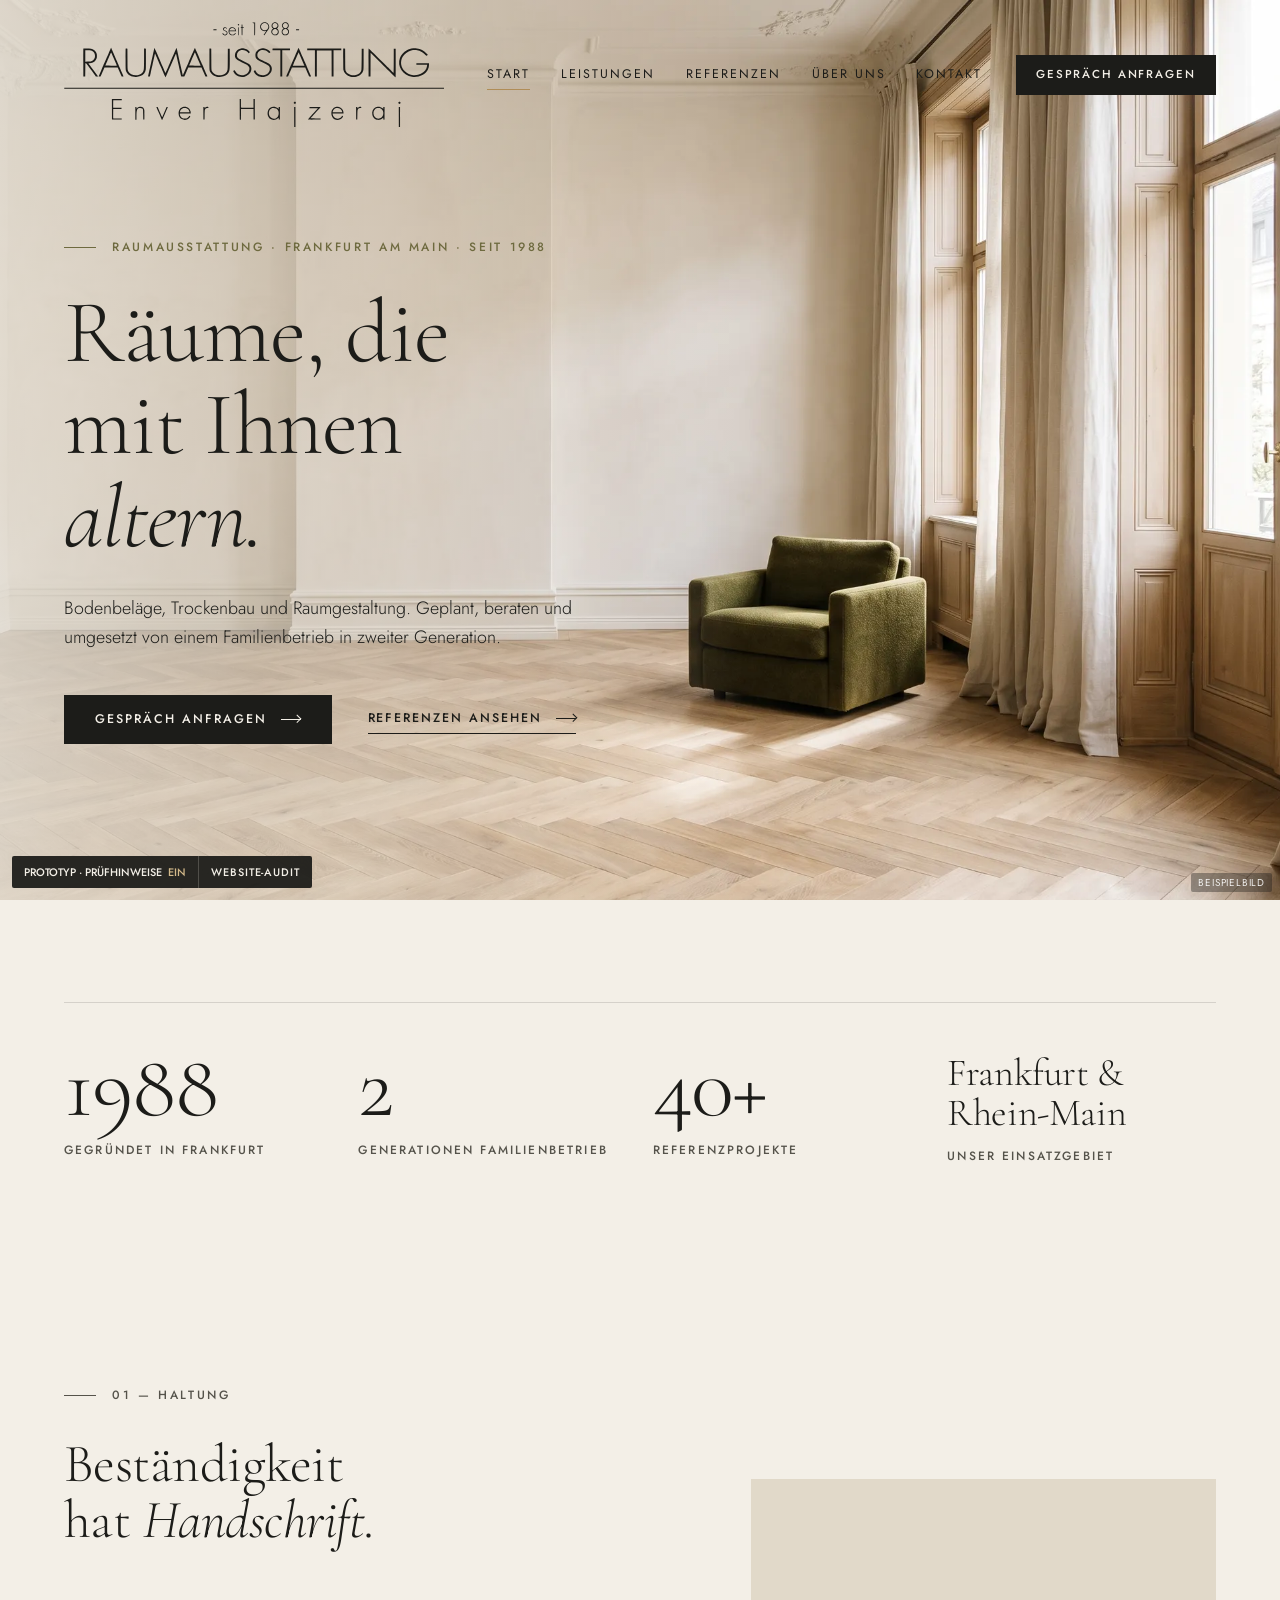
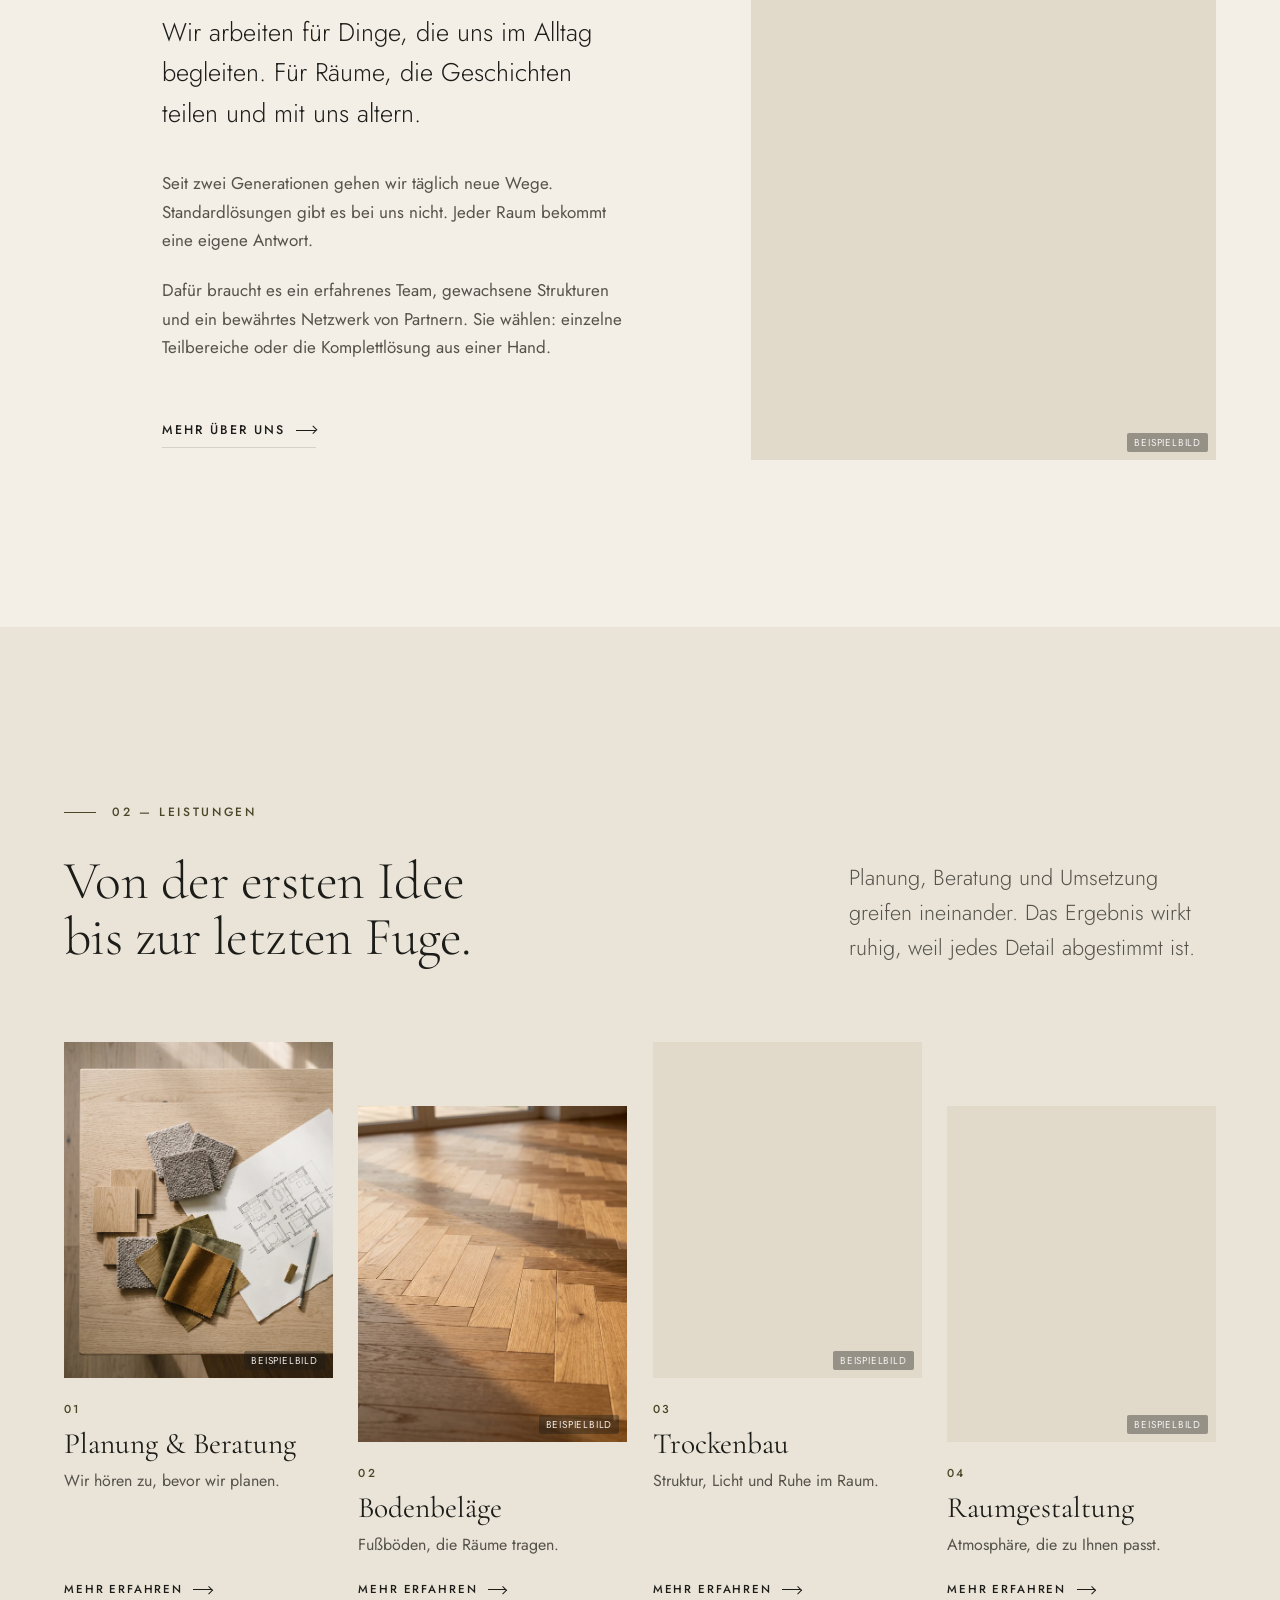
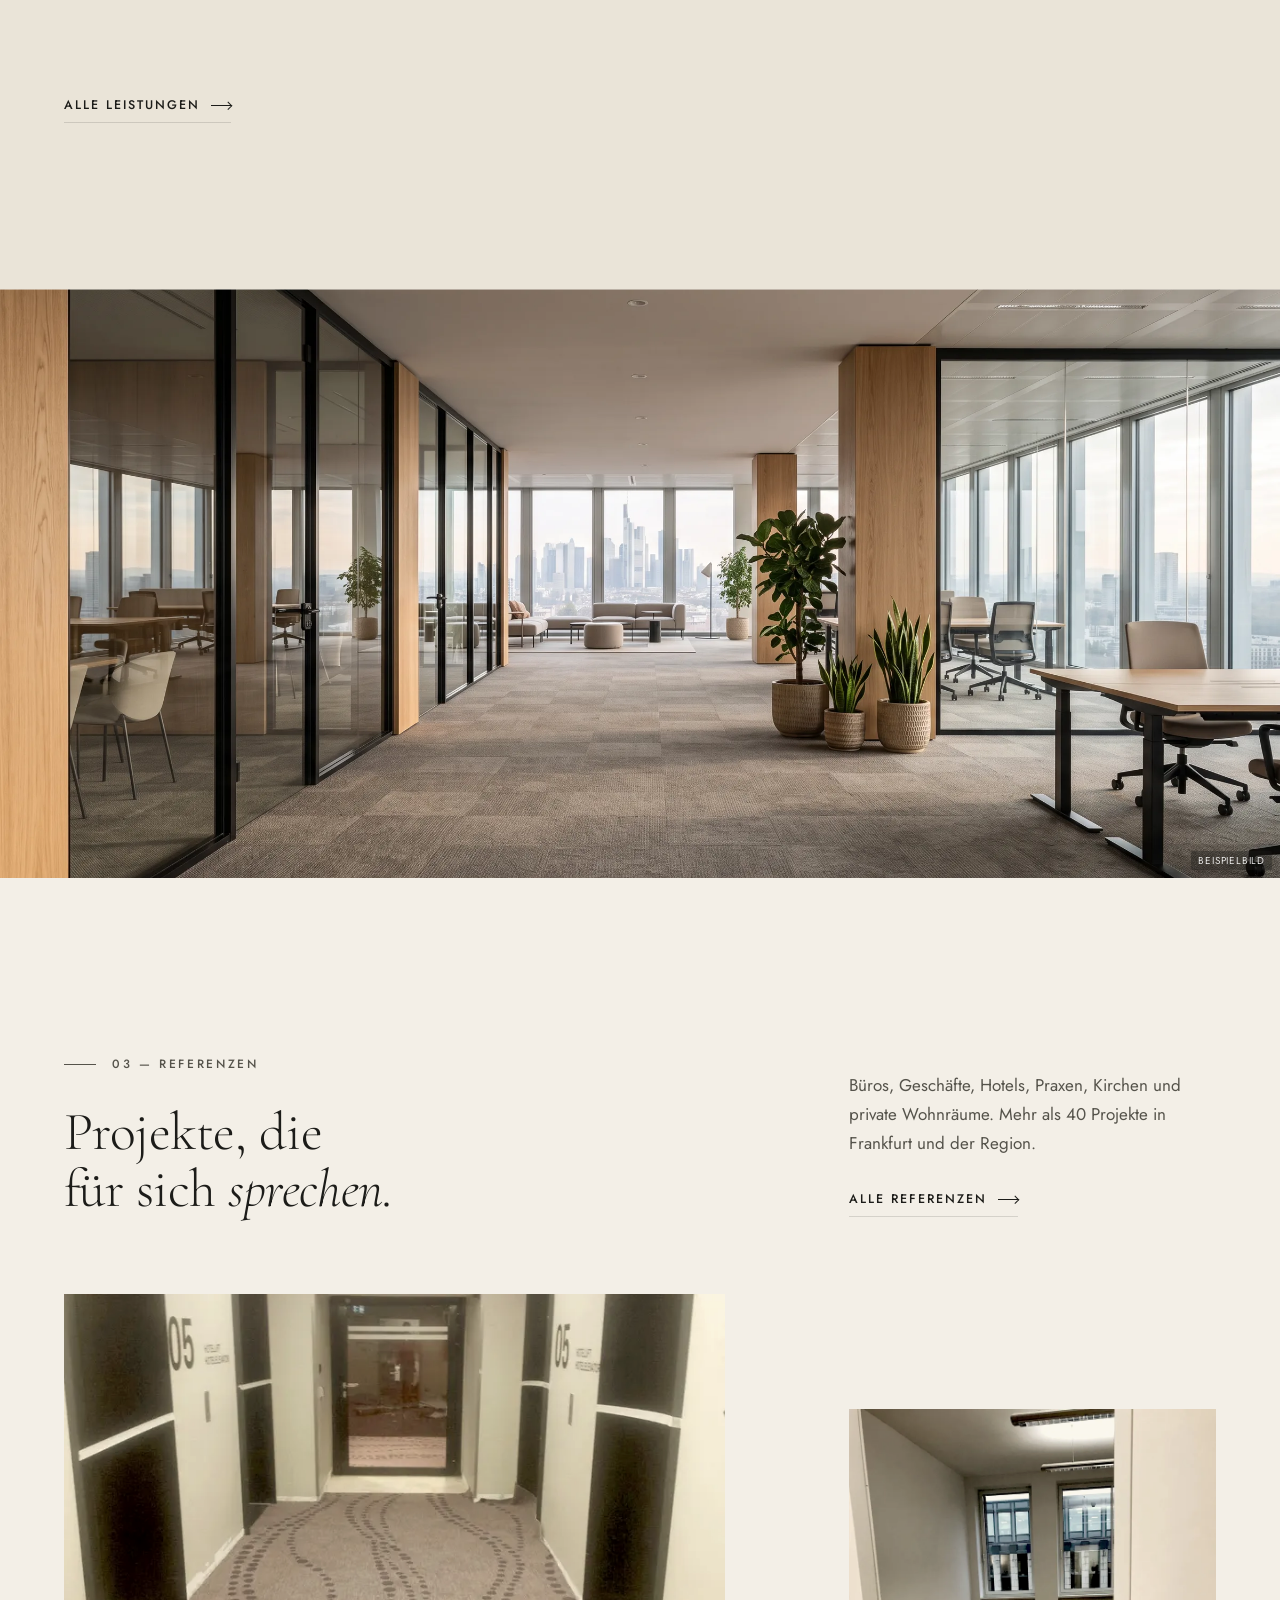
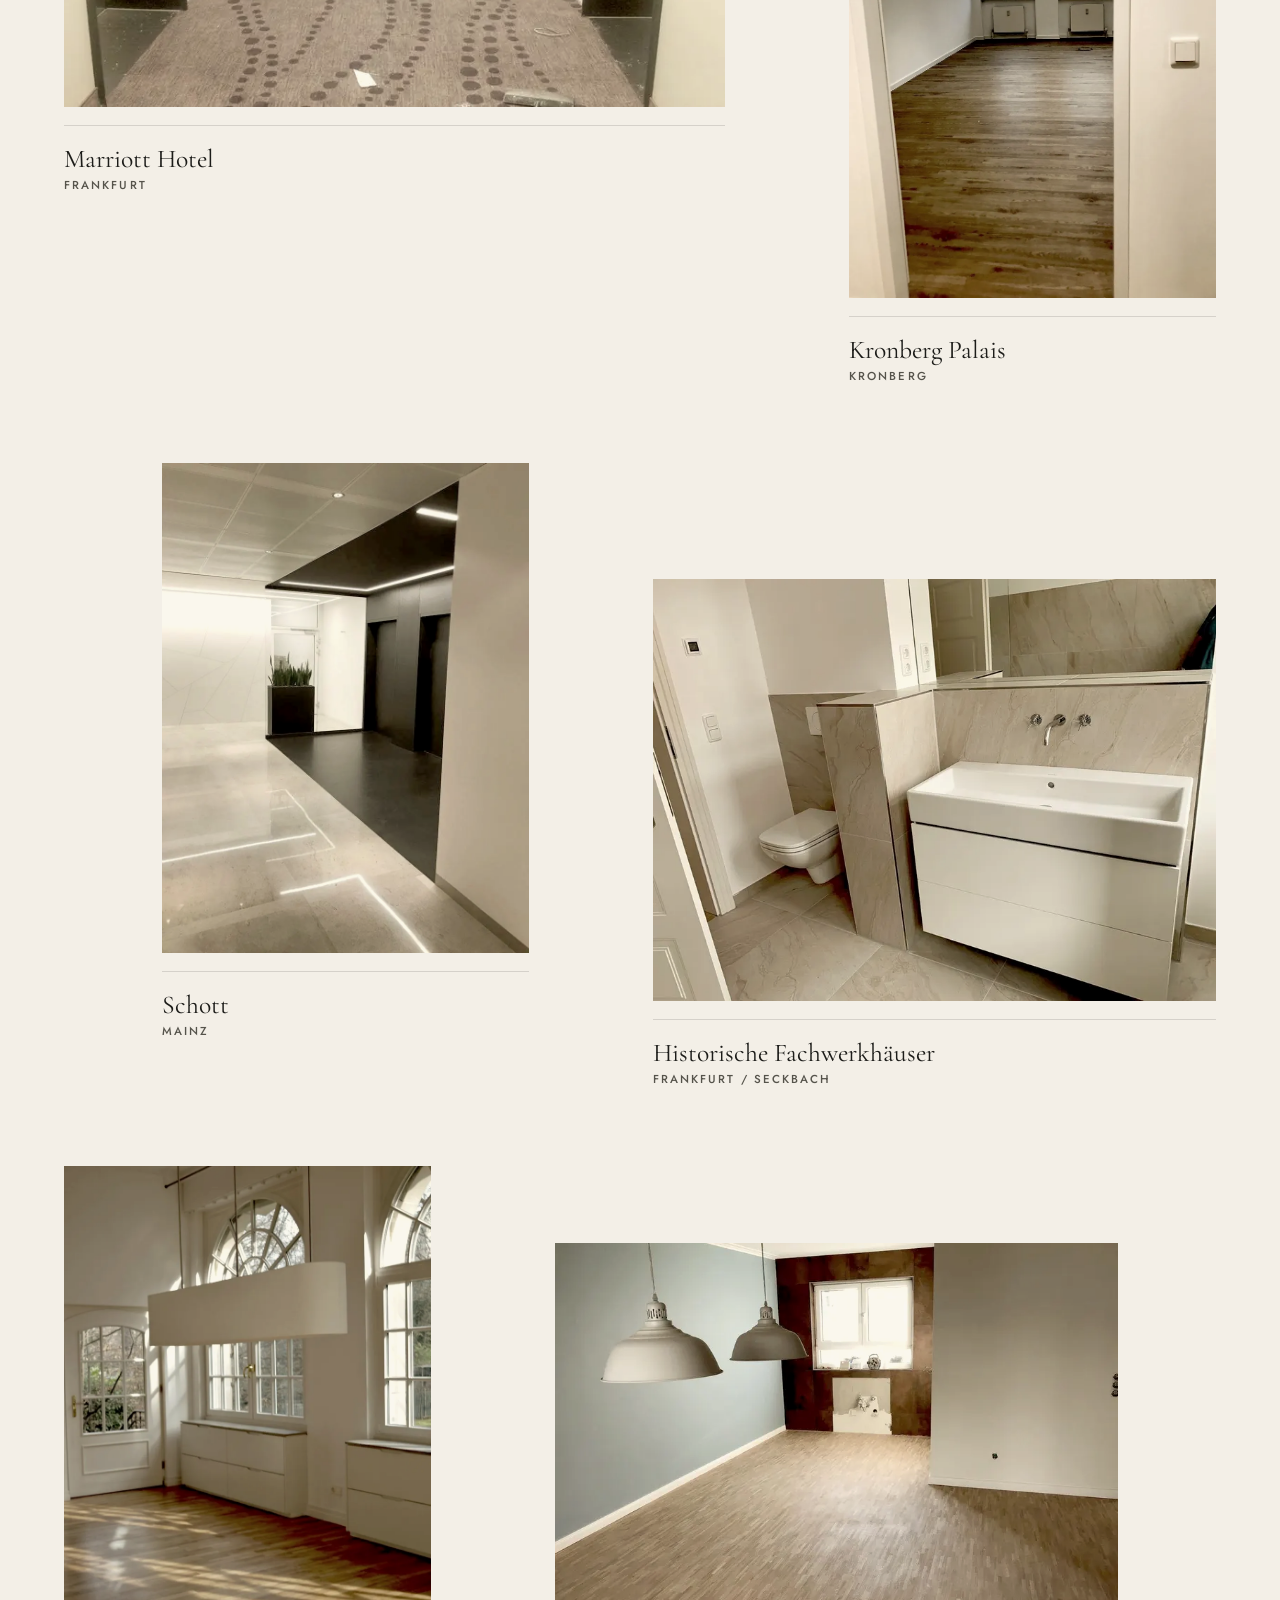
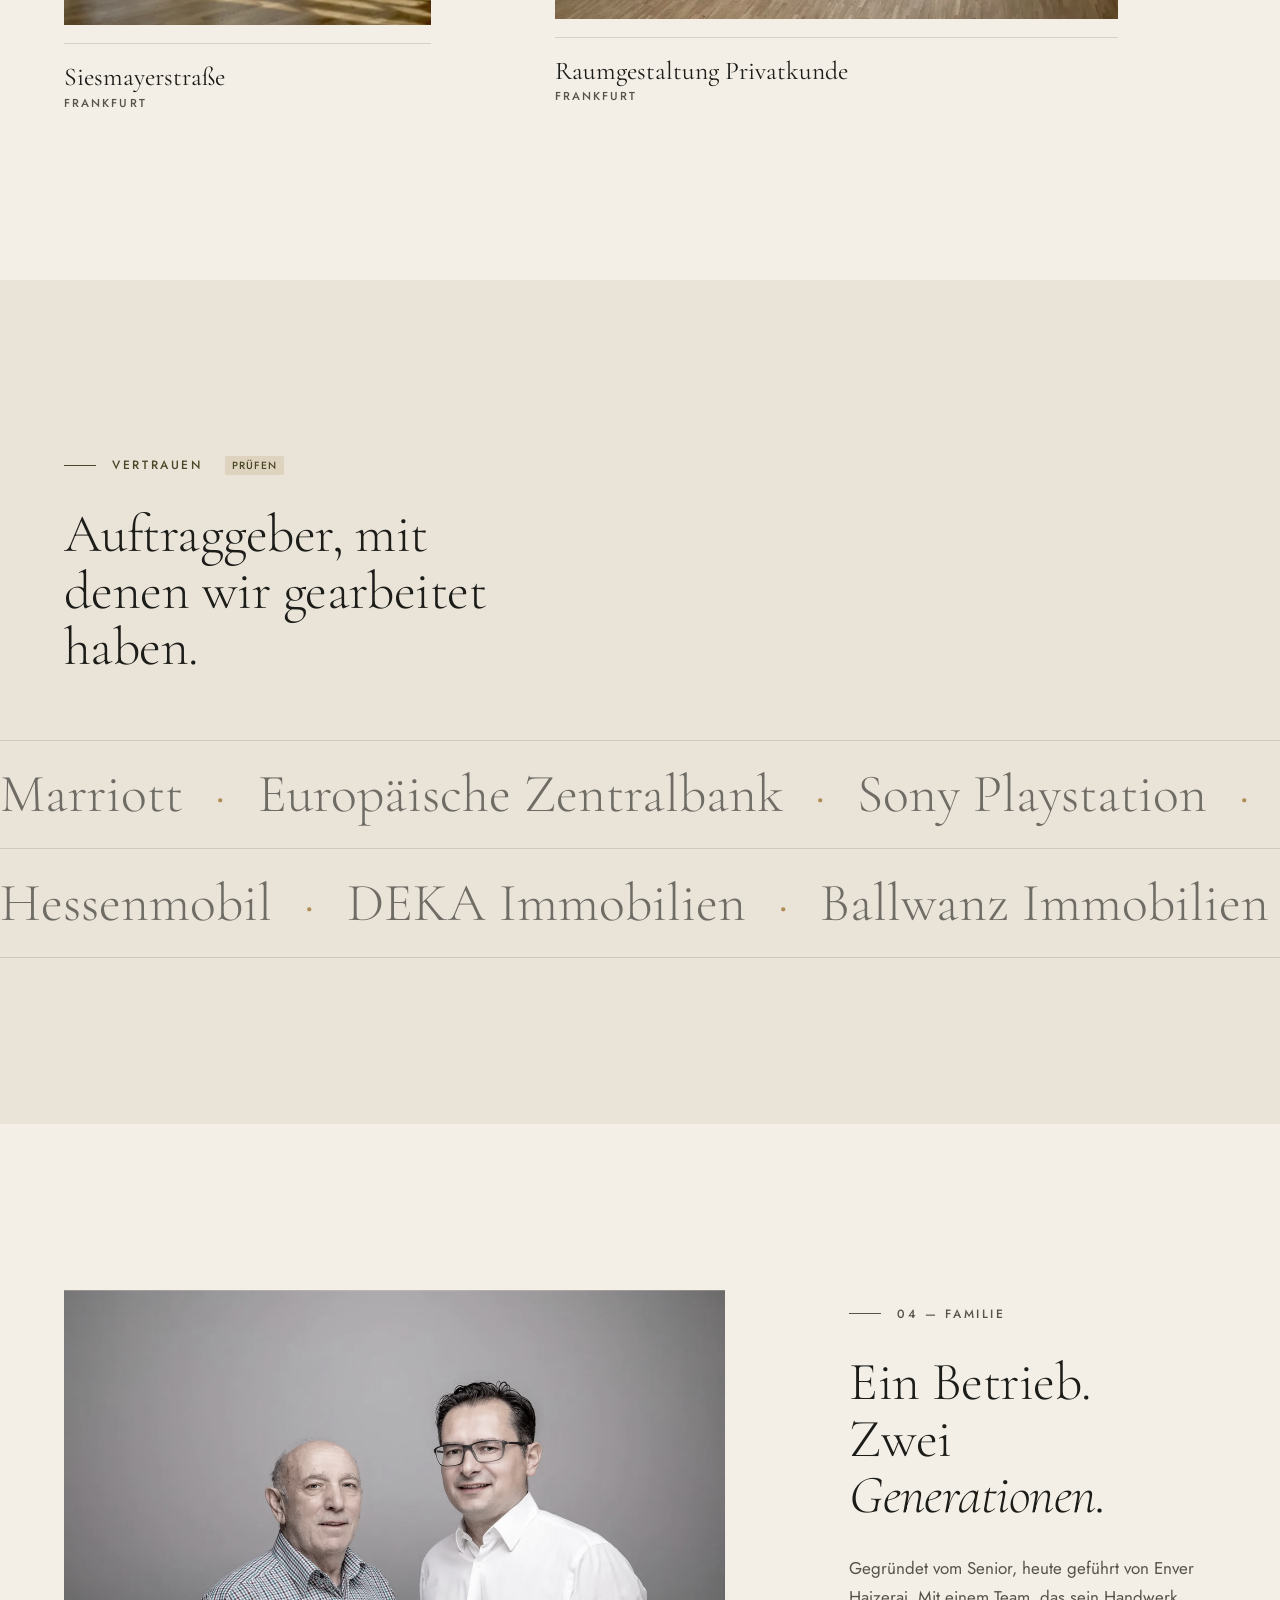
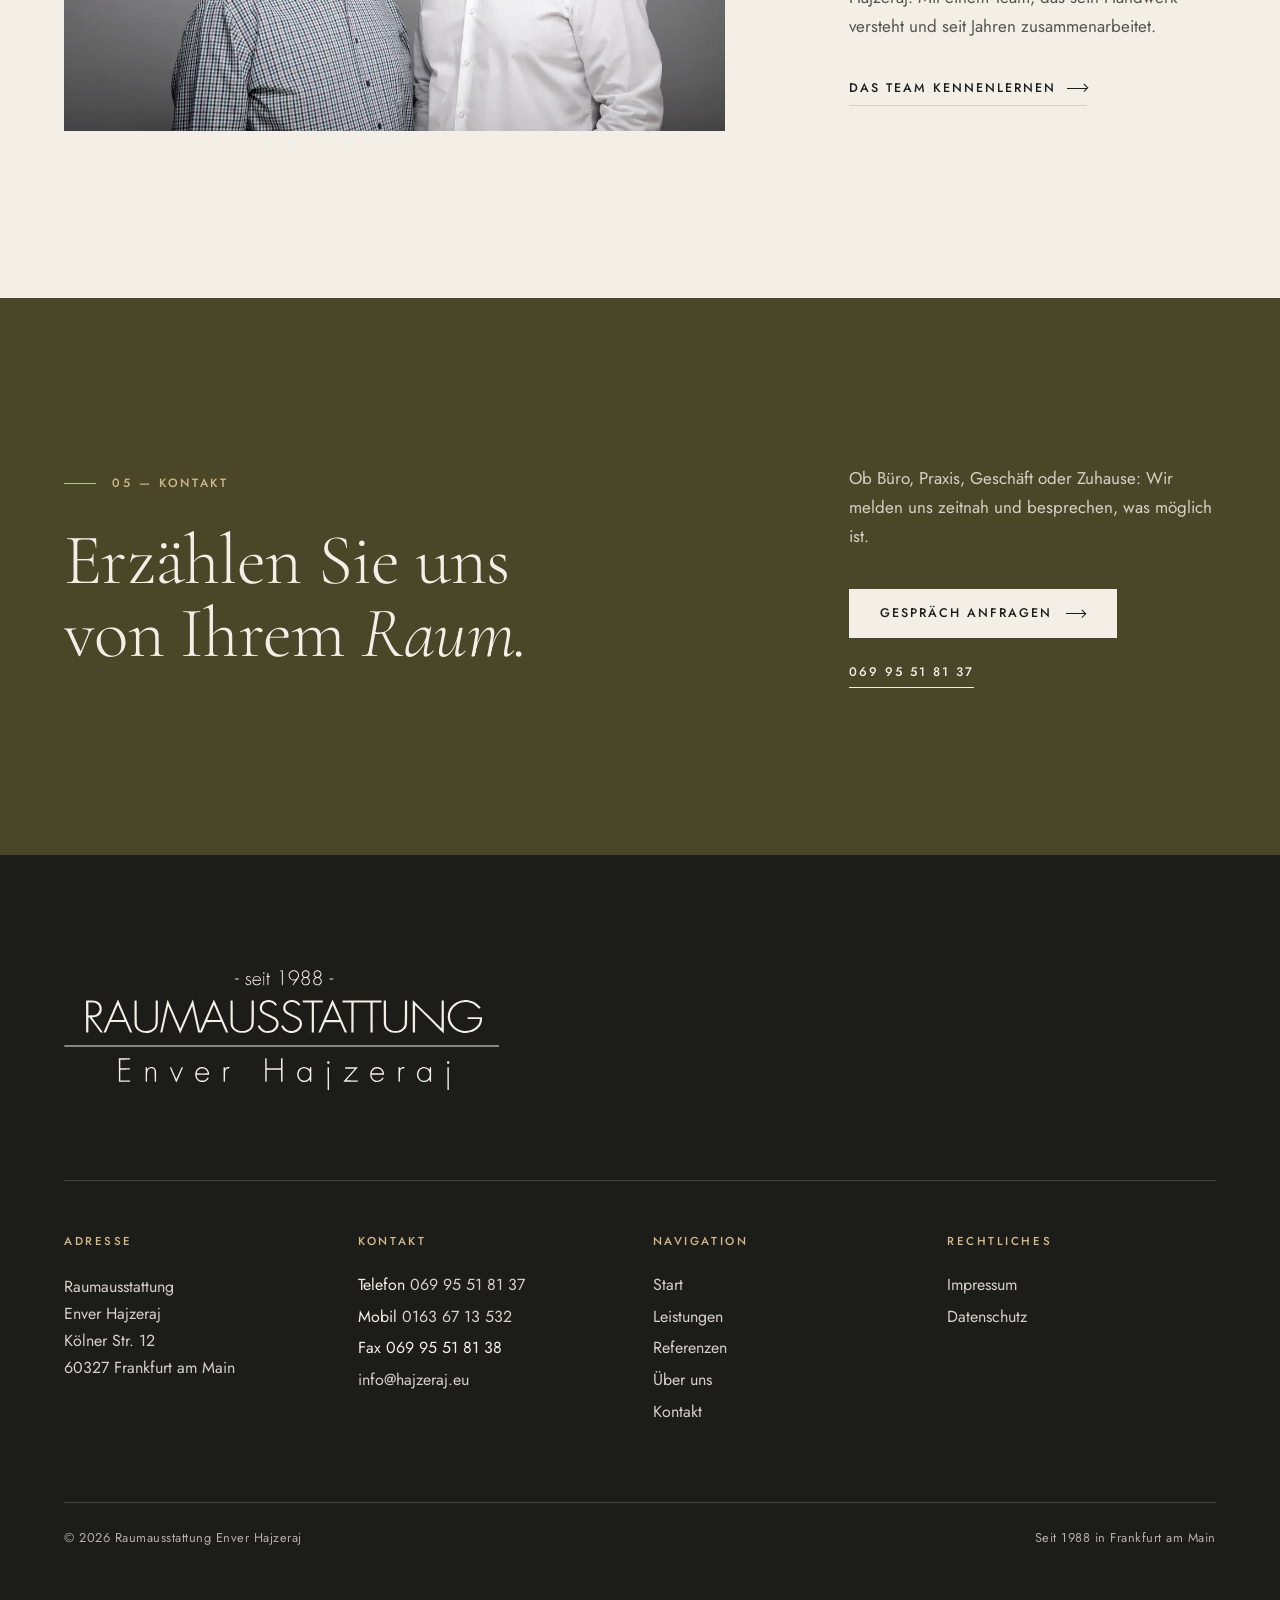
<file: index.html>
<!doctype html>
<html lang="de">
<head>
<meta charset="utf-8">
<meta name="viewport" content="width=device-width, initial-scale=1">
<title>Raumausstattung Frankfurt – Enver Hajzeraj seit 1988</title>
<meta name="description" content="Bodenbeläge, Trockenbau und Raumgestaltung aus einer Hand. Familienbetrieb in zweiter Generation in Frankfurt am Main, seit 1988.">
<meta name="robots" content="noindex, nofollow">
<meta name="theme-color" content="#F3EFE7">
<meta property="og:type" content="website">
<meta property="og:locale" content="de_DE">
<meta property="og:title" content="Raumausstattung Frankfurt – Enver Hajzeraj seit 1988">
<meta property="og:description" content="Bodenbeläge, Trockenbau und Raumgestaltung aus einer Hand. Familienbetrieb in zweiter Generation in Frankfurt am Main, seit 1988.">
<meta property="og:image" content="https://justolgay.github.io/hajzeraj-prototyp/assets/og.jpg">
<meta property="og:url" content="https://justolgay.github.io/hajzeraj-prototyp/">
<meta property="og:image:width" content="1200">
<meta property="og:image:height" content="630">
<link rel="icon" href="assets/favicon.svg" type="image/svg+xml">
<link rel="preload" href="assets/fonts/jost-latin-400-normal.woff2" as="font" type="font/woff2" crossorigin>
<link rel="preload" href="assets/fonts/cormorant-garamond-latin-300-normal.woff2" as="font" type="font/woff2" crossorigin>
<script>document.documentElement.classList.add('js');</script>
<link rel="stylesheet" href="assets/css/style.css">
<link rel="stylesheet" href="assets/css/page-index.css">
<script type="application/ld+json">
{
  "@context": "https://schema.org",
  "@type": "HomeAndConstructionBusiness",
  "name": "Raumausstattung Enver Hajzeraj",
  "description": "Bodenbeläge, Trockenbau und Raumgestaltung aus einer Hand. Familienbetrieb in zweiter Generation in Frankfurt am Main, seit 1988.",
  "foundingDate": "1988",
  "telephone": "+49 69 95518137",
  "faxNumber": "+49 69 95518138",
  "email": "info@hajzeraj.eu",
  "address": {
    "@type": "PostalAddress",
    "streetAddress": "Kölner Str. 12",
    "postalCode": "60327",
    "addressLocality": "Frankfurt am Main",
    "addressCountry": "DE"
  },
  "areaServed": [
    { "@type": "City", "name": "Frankfurt am Main" },
    { "@type": "AdministrativeArea", "name": "Rhein-Main" }
  ]
}
</script>
</head>
<body>
<a class="skip-link" href="#main">Zum Inhalt springen</a>
<header class="site-header" data-header>
  <div class="container site-header__inner">
    <a class="site-header__logo" href="index.html" aria-label="Raumausstattung Enver Hajzeraj – Startseite">
      <svg class="logo" viewBox="0 0 3000 830" aria-hidden="true" focusable="false"><path id="hz-logo" d="M 1572.219 3.925 C 1565.780 6.300, 1560.060 10.395, 1555.917 15.595 C 1551.539 21.090, 1550.367 23.647, 1548.967 30.763 C 1547.617 37.625, 1548.773 46.697, 1551.735 52.487 C 1558.705 66.110, 1574.745 74.354, 1589.293 71.792 C 1592.488 71.229, 1595.351 71.017, 1595.655 71.322 C 1595.959 71.626, 1591.661 78.210, 1586.104 85.953 C 1580.547 93.696, 1576 100.683, 1576 101.480 C 1576 102.717, 1578.825 105, 1580.355 105 C 1580.623 105, 1586.809 96.562, 1594.103 86.250 C 1618.083 52.343, 1618.554 51.550, 1619.964 42.708 C 1622.385 27.524, 1613.990 11.615, 1600.155 5.167 C 1592.528 1.612, 1579.999 1.055, 1572.219 3.925 M 1653.337 4.990 C 1636.615 13.345, 1634.002 37.139, 1648.532 48.733 C 1652.219 51.674, 1652.867 53, 1650.621 53 C 1648.282 53, 1641.208 60.654, 1638.935 65.644 C 1635.771 72.588, 1635.929 82.967, 1639.300 89.564 C 1644.676 100.088, 1653.716 105.465, 1666 105.448 C 1675.770 105.435, 1682.383 102.593, 1688.516 95.771 C 1693.665 90.044, 1695.392 85.039, 1695.238 76.290 C 1695.072 66.854, 1690.567 58.694, 1682.667 53.517 L 1679.948 51.736 1683.886 48.366 C 1689.457 43.597, 1693 36.042, 1693 28.929 C 1693 17.692, 1688.294 9.802, 1678.745 5.030 C 1670.230 0.775, 1661.797 0.762, 1653.337 4.990 M 1737.627 3.468 C 1731.997 5.475, 1727.129 9.810, 1723.711 15.861 C 1717.913 26.121, 1720.076 39.353, 1728.840 47.247 C 1732.752 50.771, 1734.046 53, 1732.180 53 C 1730.130 53, 1723.022 60.407, 1720.930 64.723 C 1719.106 68.487, 1718.612 71.196, 1718.603 77.500 C 1718.588 87.085, 1720.475 91.418, 1727.476 97.871 C 1733.935 103.825, 1737.979 105.352, 1747.500 105.432 C 1754.327 105.490, 1756.339 105.088, 1761.224 102.689 C 1774.377 96.230, 1780.198 81.742, 1775.353 67.522 C 1773.755 62.833, 1766.288 53.895, 1763 52.736 C 1761.883 52.343, 1762.581 51.193, 1765.737 48.231 C 1771.004 43.288, 1774.975 35.039, 1774.995 29 C 1775.028 18.864, 1768.577 8.575, 1759.556 4.374 C 1753.672 1.634, 1743.905 1.231, 1737.627 3.468 M 1488.557 5.223 C 1487.701 6.445, 1487 7.795, 1487 8.223 C 1487 8.650, 1490.375 9, 1494.500 9 L 1502 9 1502 56.433 C 1502 101.789, 1502.081 103.891, 1503.859 104.455 C 1504.882 104.780, 1506.457 104.762, 1507.359 104.416 C 1508.850 103.843, 1509 99.187, 1509 53.393 L 1509 3 1499.557 3 C 1490.932 3, 1489.978 3.193, 1488.557 5.223 M 1574.275 9.654 C 1568.691 11.631, 1561.040 18.627, 1558.165 24.384 C 1551.219 38.292, 1557.168 55.701, 1571.475 63.337 C 1577.283 66.438, 1591.746 66.432, 1597.500 63.328 C 1615.672 53.523, 1618.923 29.107, 1603.858 15.563 C 1601.180 13.154, 1596.886 10.468, 1594.316 9.592 C 1588.570 7.634, 1579.904 7.661, 1574.275 9.654 M 1658.007 9.593 C 1643.981 15.675, 1641.467 36.363, 1653.770 44.450 C 1668.209 53.941, 1686 44.940, 1686 28.144 C 1686 13.613, 1671.261 3.845, 1658.007 9.593 M 1739.500 9.657 C 1731.423 13.901, 1726.262 22.464, 1727.267 29.955 C 1729.546 46.942, 1748.510 54.225, 1761.255 43.007 C 1775.238 30.698, 1766.018 7.877, 1747.128 8.040 C 1744.583 8.062, 1741.150 8.790, 1739.500 9.657 M 1374.223 17.557 C 1370.051 20.479, 1372.324 27, 1377.515 27 C 1379.872 27, 1383 23.737, 1383 21.277 C 1383 19.624, 1379.376 16, 1377.723 16 C 1377.020 16, 1375.445 16.701, 1374.223 17.557 M 1402.667 20.667 C 1402.300 21.033, 1402 25.955, 1402 31.603 L 1402 41.873 1398.750 42.187 C 1396.034 42.449, 1395.500 42.910, 1395.500 45 C 1395.500 47.087, 1396.034 47.552, 1398.734 47.812 L 1401.969 48.124 1402.234 75.704 C 1402.470 100.173, 1402.688 103.402, 1404.166 104.334 C 1405.375 105.096, 1406.267 105.023, 1407.416 104.070 C 1408.791 102.929, 1409 99.137, 1409 75.378 L 1409 48 1414 48 C 1418.889 48, 1419 47.933, 1419 45 C 1419 42.067, 1418.889 42, 1414 42 L 1409 42 1409 32.582 C 1409 27.402, 1408.727 22.452, 1408.393 21.582 C 1407.789 20.009, 1403.940 19.394, 1402.667 20.667 M 1263.424 43.019 C 1257.695 45.855, 1254.607 51.561, 1255.240 58.143 C 1255.856 64.560, 1258.918 67.788, 1268.331 71.944 C 1272.274 73.685, 1277.018 75.861, 1278.873 76.779 C 1290.920 82.739, 1283.116 101.288, 1269.220 99.721 C 1263.820 99.113, 1260.281 96.628, 1257.682 91.619 C 1255.975 88.330, 1255.395 87.935, 1253.116 88.507 C 1249.593 89.391, 1249.547 89.491, 1251.004 93.009 C 1252.951 97.711, 1255.800 100.857, 1260.091 103.047 C 1268.552 107.363, 1278.132 106.457, 1284.662 100.724 C 1289.073 96.850, 1291 92.547, 1291 86.566 C 1291 77.257, 1285.321 71.267, 1272.431 66.977 C 1262.999 63.838, 1259.095 58.428, 1262.147 52.726 C 1265.644 46.191, 1273.617 44.969, 1279.435 50.077 C 1285.289 55.217, 1289.931 51.840, 1284.490 46.400 C 1278.985 40.894, 1270.475 39.529, 1263.424 43.019 M 1319.882 42.381 C 1313.995 44.484, 1308.999 48.019, 1305.937 52.246 C 1293.617 69.253, 1298.491 94.201, 1315.792 102.697 C 1320.614 105.065, 1322.742 105.498, 1329.500 105.485 C 1339.318 105.467, 1344.492 103.350, 1351.258 96.585 C 1356.382 91.460, 1357.082 89.157, 1354.084 87.285 C 1352.405 86.236, 1351.727 86.627, 1348.595 90.449 C 1339.101 102.036, 1323.321 103.170, 1312.855 93.019 C 1309.426 89.693, 1307.774 87.066, 1306.598 83.068 C 1303.680 73.148, 1301.284 74, 1332.114 74 L 1359.227 74 1358.567 69.250 C 1356.104 51.539, 1344.793 40.903, 1328.568 41.044 C 1325.781 41.068, 1321.872 41.670, 1319.882 42.381 M 1374.480 43.191 C 1374.199 43.923, 1374.089 58.017, 1374.235 74.511 L 1374.500 104.500 1377 104.500 L 1379.500 104.500 1379.500 73.500 L 1379.500 42.500 1377.246 42.180 C 1376.006 42.004, 1374.761 42.459, 1374.480 43.191 M 1319.500 48.903 C 1312.481 52.164, 1306 60.404, 1306 66.065 C 1306 67.922, 1306.925 68, 1329 68 C 1351.519 68, 1352 67.957, 1352 65.950 C 1352 60.924, 1345.281 52.258, 1338.790 48.912 C 1333.928 46.407, 1324.881 46.402, 1319.500 48.903 M 1658.558 56.492 C 1651.011 59.180, 1645.987 64.620, 1643.903 72.359 C 1639.876 87.314, 1654.681 102.379, 1670.146 99.062 C 1685.396 95.791, 1692.972 80.614, 1686.071 67.158 C 1681.040 57.349, 1669.122 52.729, 1658.558 56.492 M 1739.625 56.408 C 1737.493 57.201, 1734.176 59.347, 1732.253 61.175 C 1719.105 73.676, 1725.006 94.683, 1742.868 98.968 C 1749.444 100.546, 1756.882 98.505, 1762.698 93.526 C 1773.772 84.048, 1772.123 65.845, 1759.523 58.460 C 1753.953 55.196, 1745.283 54.302, 1739.625 56.408 M 1179.667 58.667 C 1179.300 59.033, 1179 60.608, 1179 62.167 L 1179 65 1191.433 65 C 1202.673 65, 1203.922 64.822, 1204.455 63.141 C 1204.780 62.118, 1204.762 60.543, 1204.416 59.641 C 1203.881 58.249, 1202.008 58, 1192.060 58 C 1185.610 58, 1180.033 58.300, 1179.667 58.667 M 1831.667 58.667 C 1831.300 59.033, 1831 60.608, 1831 62.167 L 1831 65 1843.500 65 L 1856 65 1856 61.500 L 1856 58 1844.167 58 C 1837.658 58, 1832.033 58.300, 1831.667 58.667 M 366.263 215.250 C 363.454 221.438, 356.908 236.400, 351.717 248.500 C 346.525 260.600, 341.302 272.643, 340.108 275.262 C 338.915 277.881, 332.718 292.056, 326.337 306.762 C 319.956 321.468, 312.275 339.125, 309.267 346 C 306.259 352.875, 298.846 369.975, 292.793 384 C 286.740 398.025, 280.534 412.200, 279.001 415.500 C 275.245 423.590, 273 429.060, 273 430.122 C 273 430.605, 276.386 431, 280.525 431 C 287.393 431, 288.128 430.804, 288.954 428.750 C 289.452 427.512, 293.514 418.175, 297.982 408 C 302.450 397.825, 309.068 382.637, 312.690 374.250 L 319.275 359 371.467 359 L 423.658 359 425.804 363.750 C 426.984 366.363, 432.031 377.950, 437.019 389.500 C 442.007 401.050, 448.184 415.113, 450.745 420.750 L 455.401 431 462.700 431 C 466.715 431, 470 430.577, 470 430.061 C 470 429.544, 463.925 415.117, 456.500 398 C 449.075 380.883, 443 366.723, 443 366.532 C 443 366.341, 440.975 361.851, 438.500 356.554 C 436.025 351.257, 434 346.747, 434 346.530 C 434 346.115, 405.274 279.693, 401.767 272 C 400.639 269.525, 394.881 256.250, 388.973 242.500 C 377.358 215.472, 372.210 204, 371.697 204 C 371.518 204, 369.072 209.063, 366.263 215.250 M 710.677 217.340 C 709.134 224.578, 705.885 239.275, 703.457 250 C 698.613 271.397, 692.148 300.393, 685.844 329 C 683.602 339.175, 681.188 349.975, 680.479 353 C 678.345 362.113, 675.053 376.821, 672.420 389 C 671.053 395.325, 668.423 407.025, 666.575 415 C 664.728 422.975, 663.551 429.861, 663.960 430.302 C 664.369 430.742, 667.582 430.967, 671.102 430.802 L 677.500 430.500 679.273 423.500 C 680.248 419.650, 682.657 409.075, 684.625 400 C 686.594 390.925, 690.594 372.925, 693.515 360 C 696.437 347.075, 699.130 334.925, 699.500 333 C 699.870 331.075, 702.562 318.925, 705.480 306 C 708.399 293.075, 712.245 275.750, 714.026 267.500 C 715.808 259.250, 717.609 251.600, 718.030 250.500 C 718.753 248.606, 718.846 248.633, 719.779 251 C 720.320 252.375, 723.251 259.125, 726.291 266 C 731.884 278.648, 750.683 322.133, 758.499 340.500 C 760.840 346, 763.890 352.975, 765.277 356 C 767.962 361.854, 786.890 405.622, 795.244 425.291 C 797.998 431.777, 800.687 436.938, 801.220 436.760 C 801.752 436.583, 805.314 429.252, 809.136 420.469 C 823.780 386.813, 841.477 346.049, 846.025 335.500 C 848.634 329.450, 856.481 311.450, 863.463 295.500 C 870.446 279.550, 877.765 262.788, 879.728 258.250 C 881.691 253.713, 883.611 250, 883.994 250 C 884.378 250, 885.469 253.488, 886.419 257.750 C 887.370 262.012, 890.334 275.400, 893.007 287.500 C 895.679 299.600, 900.153 319.850, 902.948 332.500 C 905.743 345.150, 909.367 361.350, 911 368.500 C 912.633 375.650, 916.237 391.850, 919.009 404.500 C 921.780 417.150, 924.293 428.287, 924.591 429.250 C 925.070 430.793, 926.595 431, 937.449 431 L 949.763 431 953.510 422.250 C 955.572 417.438, 958.804 410.141, 960.694 406.035 C 962.585 401.930, 965.647 394.955, 967.499 390.535 C 969.352 386.116, 973.138 377.325, 975.914 371 L 980.960 359.500 1033.299 359.241 L 1085.638 358.983 1088.263 365.241 C 1090.773 371.223, 1097.955 387.725, 1110.790 417 L 1116.709 430.500 1124.483 430.794 C 1133.617 431.140, 1133.488 432.844, 1125.684 415 C 1122.677 408.125, 1114.363 389, 1107.208 372.500 C 1100.052 356, 1092.621 338.900, 1090.692 334.500 C 1087.389 326.963, 1074.325 296.811, 1046.556 232.640 C 1039.925 217.317, 1034.062 204.786, 1033.526 204.793 C 1032.990 204.801, 1030.167 210.363, 1027.252 217.154 C 1024.336 223.944, 1020.999 231.525, 1019.834 234 C 1018.670 236.475, 1016.481 241.425, 1014.971 245 C 1013.461 248.575, 1008.404 260.275, 1003.732 271 C 999.061 281.725, 990.046 302.425, 983.699 317 C 977.352 331.575, 965.772 358.125, 957.965 376 C 950.159 393.875, 942.618 411.323, 941.209 414.773 C 939.799 418.223, 938.270 420.670, 937.810 420.210 C 937.351 419.751, 934.954 410.178, 932.484 398.938 C 930.014 387.697, 926.900 373.775, 925.563 368 C 924.226 362.225, 921.066 348.050, 918.540 336.500 C 916.014 324.950, 913.039 311.675, 911.928 307 C 909.590 297.155, 909.195 295.405, 904.044 272 C 899.972 253.500, 894.067 226.816, 891.112 213.557 C 890.138 209.188, 888.921 205.474, 888.408 205.303 C 887.895 205.132, 886.739 206.681, 885.839 208.746 C 884.940 210.811, 877.591 227.800, 869.508 246.500 C 861.426 265.200, 853.087 284.325, 850.977 289 C 848.867 293.675, 842.800 307.625, 837.495 320 C 832.190 332.375, 826.611 345.200, 825.097 348.500 C 823.583 351.800, 817.915 364.850, 812.503 377.500 C 807.090 390.150, 802.226 401.071, 801.693 401.769 C 801.001 402.675, 799.237 399.530, 795.522 390.769 C 792.661 384.021, 784.573 365.225, 777.548 349 C 764.832 319.632, 762.873 315.115, 746.755 278 C 742.098 267.275, 734.216 249.046, 729.241 237.492 C 717.957 211.288, 715.193 205.237, 714.238 204.647 C 713.823 204.391, 712.220 210.102, 710.677 217.340 M 1850.219 207.572 C 1848.207 211.517, 1844.941 218.970, 1823.692 268.112 C 1817.363 282.749, 1810.978 297.361, 1809.504 300.584 C 1808.030 303.807, 1801.951 317.707, 1795.995 331.472 C 1790.039 345.237, 1778.153 372.636, 1769.583 392.358 C 1761.012 412.079, 1754 428.862, 1754 429.651 C 1754 430.793, 1755.466 431.027, 1761.152 430.794 L 1768.305 430.500 1773.125 420 C 1775.777 414.225, 1782.802 398.250, 1788.738 384.500 L 1799.530 359.500 1851.946 359.500 L 1904.363 359.500 1912.245 377.500 C 1916.580 387.400, 1922.842 401.792, 1926.161 409.481 C 1929.480 417.171, 1933.061 425.159, 1934.118 427.231 L 1936.041 431 1943.520 431 C 1947.634 431, 1951 430.798, 1951 430.550 C 1951 430.303, 1949.156 425.915, 1946.901 420.800 C 1939.139 403.188, 1919.745 358.480, 1915.321 348 C 1912.883 342.225, 1909.737 335.057, 1908.330 332.071 C 1906.923 329.084, 1903.853 322.109, 1901.508 316.571 C 1899.162 311.032, 1891.386 293, 1884.226 276.500 C 1877.067 260, 1867.343 237.584, 1862.618 226.686 C 1851.531 201.113, 1852.641 202.824, 1850.219 207.572 M 1396.704 208.539 C 1388.759 210.119, 1379.946 213.269, 1375 216.295 C 1364.795 222.539, 1355.299 234.808, 1352.074 245.916 C 1346.179 266.222, 1349.755 281.866, 1363.189 294.540 C 1369.420 300.418, 1372.548 302.256, 1395.296 313.402 C 1409.158 320.195, 1423.633 327.194, 1427.463 328.956 C 1445.690 337.344, 1456.095 345.501, 1460.942 355.201 C 1463.575 360.470, 1464 362.413, 1464 369.191 C 1464 407.345, 1416.542 432.955, 1379.369 414.860 C 1370.149 410.372, 1357.947 398.251, 1352.545 388.215 C 1350.389 384.208, 1348.147 381.131, 1347.562 381.377 C 1338.054 385.374, 1336 386.420, 1336 387.265 C 1336 387.814, 1337.912 391.883, 1340.250 396.309 C 1350.221 415.186, 1369.780 429.152, 1391.668 433.023 C 1400.394 434.567, 1417.914 433.800, 1426.500 431.500 C 1435.895 428.983, 1449.961 421.567, 1457.326 415.248 C 1469.598 404.719, 1475.737 394.365, 1478.543 379.465 C 1481.654 362.943, 1477.424 347.519, 1466.893 336.988 C 1458.360 328.455, 1456.967 327.679, 1410.500 305.572 C 1387.746 294.747, 1384.144 292.793, 1378.373 288.144 C 1367.841 279.659, 1364.376 272.165, 1365.243 259.746 C 1365.902 250.299, 1368.890 242.725, 1374.469 236.352 C 1383.663 225.851, 1394.846 221, 1409.859 221 C 1427.449 221, 1443.335 228.473, 1453 241.295 C 1454.925 243.849, 1456.856 245.952, 1457.292 245.969 C 1458.992 246.035, 1466.924 239.410, 1466.961 237.894 C 1467.055 234.004, 1456.511 223.475, 1445.672 216.636 C 1441.186 213.805, 1430.145 209.942, 1422.162 208.409 C 1413.275 206.702, 1405.747 206.741, 1396.704 208.539 M 1557.507 208.622 C 1539.718 211.832, 1524.065 223.013, 1516.745 237.737 C 1512.014 247.255, 1510.643 254.293, 1511.244 265.996 C 1511.898 278.724, 1514.640 284.855, 1523.733 293.916 C 1531.060 301.217, 1526.162 298.549, 1585 327.289 C 1603.259 336.209, 1607.509 338.717, 1613.196 343.935 C 1622.350 352.333, 1625 358.024, 1625 369.282 C 1625 382.695, 1621.272 391.765, 1611.634 401.803 C 1601.559 412.295, 1590.167 418.062, 1575.451 420.121 C 1566.333 421.396, 1553.761 420.191, 1546.002 417.297 C 1533.438 412.610, 1521.123 401.512, 1513.856 388.326 L 1509.902 381.151 1504.701 383.251 C 1501.841 384.405, 1498.959 385.758, 1498.299 386.257 C 1495.090 388.680, 1508.662 409.352, 1518.818 417.510 C 1526.755 423.886, 1540.896 430.626, 1550.208 432.472 C 1571.849 436.762, 1593.943 432.283, 1612.560 419.832 C 1643.955 398.833, 1650.475 358.626, 1626.274 335.246 C 1620.123 329.303, 1617.451 327.737, 1593.538 316.069 C 1579.217 309.082, 1563.675 301.617, 1559 299.480 C 1534.769 288.409, 1525.117 276.658, 1526.214 259.566 C 1527.637 237.392, 1546.492 221, 1570.574 221 C 1587.579 221, 1600.715 226.623, 1612.041 238.751 C 1619.792 247.051, 1618.908 246.929, 1626.412 240.734 L 1629.323 238.330 1626.246 233.858 C 1617.739 221.494, 1601.721 211.921, 1583.873 208.535 C 1574.137 206.689, 1568.111 206.708, 1557.507 208.622 M 2757.500 207.691 C 2737.094 210.350, 2721.080 215.202, 2706.882 223.027 C 2680.332 237.661, 2661.318 259.258, 2652.175 285.165 C 2640.433 318.434, 2644.271 349.523, 2663.798 379.325 C 2681.922 406.987, 2713.389 427, 2747.442 432.523 C 2797.383 440.623, 2853.202 415.973, 2872.343 377.365 C 2878.774 364.394, 2882 350.257, 2882 335.042 L 2882 325 2832 325 L 2782 325 2782 331.500 L 2782 338 2824.500 338 L 2867 338 2867 340.403 C 2867 345.147, 2863.180 361.624, 2860.625 367.898 C 2851.823 389.516, 2826.474 408.621, 2795 417.358 C 2785.025 420.128, 2769.216 421.271, 2757.374 420.079 C 2731.705 417.496, 2709.771 407.376, 2691.131 389.518 C 2658.805 358.547, 2651.872 312.060, 2673.992 274.609 C 2688.135 250.666, 2713.531 231.504, 2740.500 224.430 C 2754.067 220.872, 2775.560 219.981, 2788.001 222.461 C 2814.109 227.667, 2828.813 235.603, 2847.866 254.772 C 2861.685 268.674, 2860.505 268.282, 2868.450 261.606 L 2872.401 258.287 2862.131 247.731 C 2840.163 225.152, 2816.222 212.723, 2786.500 208.468 C 2777.156 207.131, 2764.419 206.789, 2757.500 207.691 M 2404.246 319.676 L 2404.500 430.500 2412.245 430.792 L 2419.990 431.084 2420.245 336.631 L 2420.500 242.177 2474 295.239 C 2503.425 324.423, 2547.536 368.258, 2572.025 392.650 C 2596.514 417.043, 2617.103 437, 2617.779 437 C 2618.746 437, 2618.954 412.795, 2618.754 323.750 L 2618.500 210.500 2611 210.500 L 2603.500 210.500 2603.245 305.832 C 2603.085 365.768, 2602.636 401.040, 2602.036 400.832 C 2601.511 400.649, 2592.626 392.166, 2582.291 381.980 C 2571.956 371.793, 2536.955 337.368, 2504.511 305.480 C 2472.068 273.591, 2436.832 238.950, 2426.209 228.500 C 2415.587 218.050, 2406.242 209.354, 2405.444 209.176 C 2404.179 208.894, 2404.024 223.210, 2404.246 319.676 M 152.461 211.250 C 152.199 211.938, 152.101 261.550, 152.242 321.500 L 152.500 430.500 160 430.500 L 167.500 430.500 168 378.500 L 168.500 326.500 171.157 326.193 C 172.825 326, 174.501 326.623, 175.657 327.865 C 176.671 328.955, 185.592 340.793, 195.483 354.173 C 205.374 367.553, 221.136 388.850, 230.510 401.500 C 239.884 414.150, 248.585 425.962, 249.845 427.750 C 252.121 430.979, 252.192 431, 260.568 431 C 265.206 431, 269 430.743, 269 430.429 C 269 429.870, 229.729 376.633, 205.334 344.120 C 198.574 335.111, 193.244 327.414, 193.489 327.017 C 193.735 326.620, 198.339 326.052, 203.720 325.755 C 231.392 324.230, 252.213 308.476, 258.511 284.297 C 260.438 276.900, 260.421 261.068, 258.478 253.460 C 255.018 239.906, 247.231 228.667, 236.252 221.379 C 223.278 212.767, 208.557 210.050, 174.719 210.020 C 158.199 210.005, 152.822 210.302, 152.461 211.250 M 486.708 210.626 C 486.318 211.015, 486 246.886, 486 290.339 C 486 379.684, 486.020 379.971, 493.150 394.846 C 505.021 419.613, 535.664 435.115, 570 433.725 C 584.098 433.154, 592.420 431.434, 603.133 426.876 C 628.977 415.879, 642.620 398.521, 646.054 372.267 C 646.689 367.415, 646.963 335.605, 646.785 287.500 L 646.500 210.500 639.250 210.206 L 632 209.912 631.999 281.706 C 631.998 353.209, 631.430 369.054, 628.457 380.542 C 624.042 397.595, 612.916 408.793, 593.261 415.963 C 560.765 427.818, 519.611 415.626, 507.940 390.686 C 501.609 377.157, 501.691 378.354, 501.068 290.500 L 500.500 210.500 493.958 210.209 C 490.359 210.049, 487.097 210.237, 486.708 210.626 M 1147.988 210.706 C 1147.982 211.143, 1147.987 247.657, 1148 291.848 C 1148.026 381.407, 1147.988 380.840, 1154.783 395 C 1160.326 406.554, 1171.470 417.180, 1185.083 423.891 C 1201.136 431.805, 1208.224 433.371, 1228 433.371 C 1247.066 433.371, 1254.531 431.832, 1269 424.918 C 1282.992 418.233, 1292.432 410.083, 1299.282 398.774 C 1308.519 383.526, 1309.183 375.414, 1308.798 282.500 L 1308.500 210.500 1301 210.500 L 1293.500 210.500 1292.950 292.500 C 1292.342 383.155, 1292.615 379.364, 1285.752 392.292 C 1279.653 403.779, 1265.513 413.526, 1248.203 418.175 C 1237.062 421.167, 1219.490 421.139, 1208.030 418.110 C 1190.006 413.348, 1175.358 402.841, 1169.535 390.500 C 1163.485 377.678, 1163.685 380.714, 1163.067 292 L 1162.500 210.500 1155.250 210.206 C 1151.263 210.045, 1147.995 210.270, 1147.988 210.706 M 1646.667 210.667 C 1645.833 211.500, 1645.789 220.285, 1646.607 222.418 C 1647.142 223.813, 1650.815 224, 1677.607 224 L 1708 224 1708 327.500 L 1708 431 1715.500 431 L 1723 431 1723 327.500 L 1723 224 1753.500 224 L 1784 224 1784 217 L 1784 210 1715.667 210 C 1678.083 210, 1647.033 210.300, 1646.667 210.667 M 1920 217 L 1920 224 1950.500 224 L 1981 224 1981 327.500 L 1981 431 1988.495 431 L 1995.991 431 1996.245 327.750 L 1996.500 224.500 2054.500 224.500 L 2112.500 224.500 2112.755 327.750 L 2113.009 431 2120.505 431 L 2128 431 2128 327.500 L 2128 224 2158.500 224 L 2189 224 2189 217 L 2189 210 2054.500 210 L 1920 210 1920 217 M 2204.403 211.392 C 2204.090 212.207, 2204.039 248.789, 2204.288 292.686 C 2204.675 360.988, 2204.972 373.563, 2206.343 379.871 C 2210.502 398.998, 2223.124 414.543, 2242.083 423.891 C 2258.136 431.805, 2265.224 433.371, 2285 433.371 C 2304.776 433.371, 2311.864 431.805, 2327.917 423.891 C 2341.529 417.180, 2352.751 406.527, 2358.350 395 C 2365.544 380.193, 2365.478 381.152, 2365.489 291 L 2365.500 210.500 2358 210.500 L 2350.500 210.500 2349.920 292 C 2349.529 347.052, 2348.975 375.017, 2348.215 378.174 C 2343.401 398.154, 2328.636 411.880, 2305.175 418.182 C 2294.068 421.165, 2276.476 421.135, 2265.040 418.113 C 2246.721 413.272, 2233.119 403.610, 2226.782 390.936 C 2220.407 378.188, 2220.625 381.385, 2220.037 292 L 2219.500 210.500 2212.236 210.206 C 2206.549 209.976, 2204.848 210.233, 2204.403 211.392 M 168 268.615 L 168 313.230 188.250 312.783 C 205.901 312.393, 209.323 312.049, 214.917 310.101 C 233.223 303.726, 245 287.233, 245 267.971 C 245 256.860, 238.893 242.747, 231.073 235.789 C 221.007 226.832, 210.148 224.042, 185.250 224.017 L 168 224 168 268.615 M 362.005 261.200 C 356.893 272.915, 347.446 294.650, 341.012 309.500 C 334.578 324.350, 328.568 337.940, 327.657 339.700 C 326.746 341.461, 326 343.373, 326 343.950 C 326 344.668, 340.433 345, 371.617 345 C 414.595 345, 417.203 344.899, 416.708 343.250 C 416.419 342.288, 410.127 327.550, 402.727 310.500 C 395.326 293.450, 385.570 270.950, 381.045 260.500 C 376.521 250.050, 372.477 241.140, 372.059 240.700 C 371.642 240.260, 367.117 249.485, 362.005 261.200 M 1031.613 243.073 C 1030.162 246.541, 1019.303 271.539, 999.086 317.947 C 992.988 331.942, 988 343.755, 988 344.197 C 988 344.638, 1008.475 345, 1033.500 345 C 1058.525 345, 1079 344.836, 1079 344.636 C 1079 344.435, 1073.093 330.598, 1065.873 313.886 C 1058.653 297.174, 1051.654 280.863, 1050.320 277.640 C 1048.986 274.417, 1046.336 268.407, 1044.432 264.285 C 1042.528 260.163, 1039.563 253.350, 1037.842 249.145 C 1033.844 239.374, 1033.358 238.900, 1031.613 243.073 M 1849.213 246 C 1847.536 249.575, 1841.591 263.075, 1836.002 276 C 1830.412 288.925, 1825.210 300.850, 1824.439 302.500 C 1823.669 304.150, 1819.247 314.275, 1814.613 325 L 1806.188 344.500 1851.750 344.760 C 1876.810 344.903, 1897.501 344.833, 1897.730 344.603 C 1897.960 344.374, 1897.419 342.777, 1896.529 341.055 C 1895.638 339.334, 1887.018 319.607, 1877.372 297.218 C 1867.727 274.829, 1858.708 254.048, 1857.332 251.039 C 1855.955 248.029, 1854.251 244.202, 1853.546 242.534 L 1852.262 239.500 1849.213 246 M 2 523.500 L 2 527 1501 527 L 3000 527 3000 523.500 L 3000 520 1501 520 L 2 520 2 523.500 M 378.244 689.250 L 378.500 770.500 417 770.500 L 455.500 770.500 455.500 766 L 455.500 761.500 422.266 761.237 L 389.031 760.973 388.487 758.737 C 388.187 757.506, 388.067 740.975, 388.221 722 L 388.500 687.500 421 686.965 C 438.875 686.671, 453.613 686.334, 453.750 686.215 C 453.887 686.097, 454 683.975, 454 681.500 L 454 677 421.519 677 L 389.038 677 388.488 674.750 C 388.186 673.513, 388.065 660.350, 388.219 645.500 L 388.500 618.500 422 617.966 C 440.425 617.673, 455.613 617.335, 455.750 617.216 C 455.887 617.097, 456 614.975, 456 612.500 L 456 608 416.994 608 L 377.988 608 378.244 689.250 M 1387.244 689.250 L 1387.500 770.500 1392.239 770.804 L 1396.978 771.109 1397.239 729.304 L 1397.500 687.500 1446.739 687.241 L 1495.978 686.981 1496.239 728.741 L 1496.500 770.500 1501.500 770.500 L 1506.500 770.500 1506.500 689.500 L 1506.500 608.500 1501.250 608.198 L 1496 607.895 1496 642.448 L 1496 677 1447.107 677 C 1403.445 677, 1398.149 676.831, 1397.607 675.418 C 1397.273 674.548, 1397 659.023, 1397 640.918 L 1397 608 1391.994 608 L 1386.988 608 1387.244 689.250 M 1816.455 631.455 C 1811.151 636.758, 1814.950 646.400, 1822.343 646.400 C 1827.453 646.400, 1831 642.868, 1831 637.780 C 1831 632.610, 1827.505 629, 1822.500 629 C 1820.021 629, 1818.149 629.760, 1816.455 631.455 M 2642.455 631.455 C 2639.028 634.881, 2639.063 640.771, 2642.527 644.026 C 2648.143 649.301, 2657 645.479, 2657 637.780 C 2657 632.610, 2653.505 629, 2648.500 629 C 2646.021 629, 2644.149 629.760, 2642.455 631.455 M 598 668.664 C 589.187 670.243, 580.117 675.554, 576.121 681.475 C 574.813 683.414, 573.350 685, 572.871 685 C 572.392 685, 572 681.850, 572 678 L 572 671 567.500 671 L 563 671 563 721 L 563 771 567.500 771 L 572 771 572.017 746.250 C 572.037 718.198, 573.058 705.744, 576.078 696.739 C 578.695 688.936, 581.809 684.782, 587.574 681.404 C 596.208 676.344, 611.456 677.170, 617.890 683.047 C 624.373 688.968, 624.448 689.485, 625 732 L 625.500 770.500 630 770.500 L 634.500 770.500 634.796 734.500 C 635.051 703.459, 634.861 697.605, 633.420 692 C 629.606 677.170, 621.171 670.123, 605.500 668.677 C 602.750 668.423, 599.375 668.417, 598 668.664 M 945 669.123 C 938.150 670.279, 927.955 674.976, 922.378 679.547 C 916.568 684.307, 909.654 695.087, 907.014 703.500 C 904.012 713.067, 903.964 728.686, 906.909 738.072 C 910.750 750.318, 919.565 761.374, 929.809 766.797 C 949.028 776.970, 971.051 774.383, 986.256 760.166 C 991.331 755.420, 997 747.993, 997 746.090 C 997 745.513, 995.213 744.129, 993.029 743.015 L 989.057 740.989 987.570 743.864 C 985.094 748.653, 975.837 757.088, 970 759.875 C 965.095 762.216, 963.310 762.500, 953.500 762.500 C 943.679 762.500, 941.892 762.215, 936.825 759.840 C 929.647 756.475, 923.134 750.500, 919.634 744.069 C 917.184 739.568, 914.062 728.280, 914.017 723.761 C 914.001 722.139, 916.919 722.004, 957.250 721.761 L 1000.500 721.500 1000.385 715.769 C 1000.322 712.617, 999.695 707.892, 998.992 705.269 C 997.054 698.043, 991.172 687.360, 986.463 682.516 C 976.304 672.063, 959.584 666.662, 945 669.123 M 1127.500 668.914 C 1125.850 669.327, 1123.104 670.393, 1121.398 671.282 C 1118.109 672.996, 1112 679.373, 1112 681.094 C 1112 681.657, 1111.550 681.840, 1111 681.500 C 1110.450 681.160, 1110 678.659, 1110 675.941 L 1110 671 1104.991 671 L 1099.981 671 1100.241 720.750 L 1100.500 770.500 1105 770.500 L 1109.500 770.500 1110.078 735.500 C 1110.439 713.642, 1111.108 698.623, 1111.861 695.500 C 1114.864 683.044, 1121.627 677.383, 1132.273 678.414 C 1137.942 678.964, 1138.080 678.916, 1140.019 675.737 C 1141.104 673.957, 1141.994 672.178, 1141.996 671.785 C 1142.008 669.591, 1132.396 667.687, 1127.500 668.914 M 1650.500 668.627 C 1628.199 671.665, 1612.891 685.979, 1608.446 707.954 C 1602.834 735.699, 1615.547 760.897, 1639.764 770.030 C 1656.084 776.185, 1675.577 772.134, 1688.514 759.898 C 1691.363 757.204, 1693.968 755, 1694.305 755 C 1694.641 755, 1695.047 758.487, 1695.208 762.750 L 1695.500 770.500 1700 770.500 L 1704.500 770.500 1704.759 720.750 L 1705.019 671 1700.009 671 L 1695 671 1695 678.500 C 1695 682.625, 1694.709 686, 1694.354 686 C 1693.998 686, 1691.583 684.013, 1688.986 681.584 C 1679.349 672.569, 1662.703 666.965, 1650.500 668.627 M 2152.500 668.984 C 2127.312 672.973, 2111 693.202, 2111 720.449 C 2111 731.716, 2112.437 737.958, 2117.208 747.411 C 2133.281 779.258, 2178.378 781.690, 2199.976 751.874 C 2201.639 749.578, 2203 747.137, 2203 746.449 C 2203 745.477, 2196.929 741, 2195.611 741 C 2195.460 741, 2193.859 743.281, 2192.053 746.068 C 2185.179 756.676, 2173.245 763.116, 2160.369 763.167 C 2138.238 763.254, 2122.242 748.621, 2120.832 727 L 2120.539 722.500 2163.519 722 L 2206.500 721.500 2206.800 718.427 C 2207.279 713.525, 2204.274 701.025, 2201.049 694.500 C 2192.173 676.542, 2171.936 665.906, 2152.500 668.984 M 2333.917 668.921 C 2328.854 669.924, 2323.284 673.625, 2319.986 678.178 C 2316.776 682.609, 2315.706 681.923, 2316.160 675.725 L 2316.469 671.500 2311.225 671.197 L 2305.981 670.895 2306.241 720.697 L 2306.500 770.500 2311 770.500 L 2315.500 770.500 2316.146 735 C 2316.623 708.769, 2317.169 698.140, 2318.239 694.291 C 2321.446 682.747, 2328.559 677.249, 2338.817 678.388 L 2344.500 679.019 2346.718 675.117 L 2348.935 671.216 2346.218 670.170 C 2342.046 668.566, 2337.858 668.140, 2333.917 668.921 M 2476.500 668.648 C 2470.230 669.458, 2464.268 671.407, 2457.693 674.798 C 2438.903 684.487, 2429.305 708.380, 2434.440 732.685 C 2436.358 741.767, 2438.330 746.260, 2443.727 753.848 C 2451.428 764.677, 2464.419 771.618, 2479 772.694 C 2492.041 773.657, 2504.844 769.044, 2514.514 759.898 C 2517.363 757.204, 2520.017 755, 2520.414 755 C 2520.810 755, 2521.031 758.167, 2520.906 762.039 C 2520.780 765.910, 2521.141 769.541, 2521.707 770.107 C 2522.273 770.673, 2524.483 770.993, 2526.618 770.818 L 2530.500 770.500 2530.759 720.697 L 2531.019 670.895 2525.829 671.197 L 2520.640 671.500 2520.888 678.235 C 2521.025 681.939, 2520.896 685.359, 2520.603 685.834 C 2520.309 686.309, 2517.823 684.534, 2515.078 681.888 C 2505.454 672.612, 2489.150 667.016, 2476.500 668.648 M 732.092 678.056 C 733.767 681.993, 739.193 694.504, 744.150 705.857 C 761.116 744.718, 771.983 769.824, 773.028 772.575 C 773.702 774.345, 774.419 774.981, 775.041 774.359 C 775.959 773.441, 787.522 747.490, 796.143 727 C 798.341 721.775, 800.982 715.700, 802.011 713.500 C 804.615 707.934, 820 671.871, 820 671.334 C 820 671.093, 817.738 671.031, 814.974 671.198 L 809.948 671.500 792.974 710.960 C 783.638 732.663, 776 750.588, 776 750.794 C 776 750.999, 775.519 751.006, 774.931 750.810 C 774.344 750.615, 772.611 747.540, 771.081 743.977 C 767.355 735.298, 757.937 713.679, 747.786 690.500 L 739.466 671.500 734.256 671.199 L 729.045 670.897 732.092 678.056 M 1817.244 749.698 L 1817.500 828.500 1822.274 828.500 L 1827.048 828.500 1827.036 750 L 1827.023 671.500 1822.005 671.198 L 1816.988 670.895 1817.244 749.698 M 1938 675.500 L 1938 680 1971.583 680 C 1990.220 680, 2005.018 680.387, 2004.833 680.870 C 2004.650 681.349, 1986.838 701.355, 1965.250 725.328 C 1943.662 749.300, 1926 769.388, 1926 769.967 C 1926 770.692, 1941.447 770.938, 1975.750 770.759 L 2025.500 770.500 2025.500 766 L 2025.500 761.500 1986.250 761.238 C 1964.662 761.095, 1947.009 760.645, 1947.021 760.238 C 1947.032 759.832, 1950.520 755.641, 1954.771 750.925 C 1967.972 736.280, 2023.242 674.596, 2024.817 672.750 C 2026.236 671.087, 2024.110 671, 1982.155 671 L 1938 671 1938 675.500 M 2643.244 749.698 L 2643.500 828.500 2648.262 828.500 L 2653.025 828.500 2653.029 750 L 2653.034 671.500 2648.011 671.198 L 2642.988 670.895 2643.244 749.698 M 942.286 679.392 C 928.447 683.909, 915.907 697.784, 915.599 708.920 L 915.500 712.500 951.882 712.763 C 976.367 712.939, 988.681 712.679, 989.539 711.967 C 992.508 709.503, 985.232 694.159, 978.073 687.789 C 971.003 681.499, 963.975 678.675, 954.500 678.318 C 949.609 678.134, 944.863 678.552, 942.286 679.392 M 1644.300 679.862 C 1630.353 684.681, 1620.514 697.116, 1617.714 713.461 C 1614.387 732.885, 1625.743 754.645, 1642.477 760.905 C 1652.286 764.575, 1665.608 763.791, 1675.019 758.990 C 1680.033 756.432, 1687.719 747.855, 1690.562 741.645 C 1696.990 727.605, 1696.457 708.494, 1689.297 696.253 C 1686.604 691.648, 1679.298 684.731, 1674.500 682.244 C 1666.029 677.852, 1653.073 676.831, 1644.300 679.862 M 2148.929 679.309 C 2135.461 683.113, 2121.920 697.760, 2121.604 708.868 L 2121.500 712.500 2159 712.500 L 2196.500 712.500 2196.221 709.500 C 2196.067 707.850, 2194.369 703.267, 2192.448 699.315 C 2186.189 686.442, 2174.905 678.907, 2161.020 678.330 C 2156.877 678.158, 2151.447 678.598, 2148.929 679.309 M 2471.286 679.451 C 2452.930 685.188, 2441.561 703.781, 2443.455 724.967 C 2445.678 749.828, 2464.754 766.028, 2488.054 762.841 C 2496.903 761.631, 2503.215 758.524, 2508.765 752.648 C 2517.723 743.163, 2521.704 730.770, 2520.743 715.362 C 2519.629 697.510, 2508.796 683.698, 2492.500 679.356 C 2486.235 677.687, 2476.796 677.729, 2471.286 679.451" fill="currentColor" fill-rule="evenodd"/></svg>
    </a>
    <nav class="nav" aria-label="Hauptnavigation">
      <ul class="nav__list">
          <li><a class="nav__link" href="index.html" aria-current="page">Start</a></li>
          <li><a class="nav__link" href="leistungen.html">Leistungen</a></li>
          <li><a class="nav__link" href="referenzen.html">Referenzen</a></li>
          <li><a class="nav__link" href="ueber-uns.html">Über uns</a></li>
          <li><a class="nav__link" href="kontakt.html">Kontakt</a></li>
      </ul>
    </nav>
    <a class="btn btn--primary btn--sm site-header__cta" href="kontakt.html">Gespräch anfragen</a>
    <button class="burger" type="button" aria-expanded="false" aria-controls="mobile-menu" aria-label="Menü öffnen" data-menu-toggle><span></span><span></span></button>
  </div>
</header>
<div class="mobile-menu" id="mobile-menu" data-mobile-menu role="dialog" aria-modal="true" aria-label="Menü">
  <nav aria-label="Mobile Navigation">
    <ul class="mobile-menu__list">
      <li><a class="mobile-menu__link" href="index.html" aria-current="page">Start</a></li>
      <li><a class="mobile-menu__link" href="leistungen.html">Leistungen</a></li>
      <li><a class="mobile-menu__link" href="referenzen.html">Referenzen</a></li>
      <li><a class="mobile-menu__link" href="ueber-uns.html">Über uns</a></li>
      <li><a class="mobile-menu__link" href="kontakt.html">Kontakt</a></li>
    </ul>
  </nav>
  <div class="mobile-menu__foot">
    <a class="btn btn--primary" href="kontakt.html">Gespräch anfragen <span class="arrow" aria-hidden="true"></span></a>
    <address>
      <a href="tel:+496995518137">069 95 51 81 37</a><br>
      <a href="tel:+491636713532">0163 67 13 532</a><br>
      <a href="mailto:info@hajzeraj.eu">info@hajzeraj.eu</a>
    </address>
  </div>
</div>

<main id="main">

  <!-- Hero -->
  <section class="hero" data-hero aria-labelledby="hero-title">
    <div class="hero__media">
      <img src="assets/img/mood/hero-1200.webp" srcset="assets/img/mood/hero-1200.webp 1200w, assets/img/mood/hero-2400.webp 2400w" sizes="100vw" width="1200" height="670" alt="Hoher Altbauraum mit Fischgrätparkett, Leinenvorhängen und einem olivgrünen Sessel" fetchpriority="high" decoding="async">
      <span class="img-tag">Beispielbild</span>
    </div>
    <div class="container hero__inner">
      <div class="hero__content">
        <p class="eyebrow fade">Raumausstattung · Frankfurt am Main · seit 1988</p>
        <h1 class="display lines" id="hero-title"><span class="line"><span>Räume, die</span></span><span class="line"><span>mit Ihnen</span></span><span class="line"><span><em>altern.</em></span></span></h1>
        <p class="hero__sub fade" style="--delay:.5s">Bodenbeläge, Trockenbau und Raumgestaltung. Geplant, beraten und umgesetzt von einem Familienbetrieb in zweiter Generation.</p>
        <div class="actions hero__actions fade" style="--delay:.65s">
          <a class="btn btn--primary" href="kontakt.html">Gespräch anfragen <span class="arrow" aria-hidden="true"></span></a>
          <a class="btn btn--text" href="referenzen.html">Referenzen ansehen <span class="arrow" aria-hidden="true"></span></a>
        </div>
      </div>
    </div>
  </section>

  <!-- Kennzahlen -->
  <section class="section--sm pb-0" aria-label="Kennzahlen">
    <div class="container">
      <div class="stats" data-stagger="0.1">
        <div class="stat reveal"><span class="stat__value">1988</span><span class="stat__label">Gegründet in Frankfurt</span></div>
        <div class="stat reveal"><span class="stat__value">2</span><span class="stat__label">Generationen Familienbetrieb</span></div>
        <div class="stat reveal"><span class="stat__value">40+</span><span class="stat__label">Referenzprojekte</span></div>
        <div class="stat reveal"><span class="stat__value stat__value--text">Frankfurt &amp; Rhein-Main</span><span class="stat__label">Unser Einsatzgebiet</span></div>
      </div>
    </div>
  </section>

  <!-- Intro -->
  <section class="section" aria-labelledby="intro-title">
    <div class="container">
      <div class="grid intro">
        <div class="intro__head reveal">
          <p class="eyebrow">01 — Haltung</p>
          <h2 class="h2" id="intro-title">Beständigkeit<br>hat <em>Handschrift.</em></h2>
        </div>
        <div class="intro__text">
          <p class="lead reveal">Wir arbeiten für Dinge, die uns im Alltag begleiten. Für Räume, die Geschichten teilen und mit uns altern.</p>
          <div class="text reveal" style="--delay:.1s">
            <p>Seit zwei Generationen gehen wir täglich neue Wege. Standardlösungen gibt es bei uns nicht. Jeder Raum bekommt eine eigene Antwort.</p>
            <p>Dafür braucht es ein erfahrenes Team, gewachsene Strukturen und ein bewährtes Netzwerk von Partnern. Sie wählen: einzelne Teilbereiche oder die Komplettlösung aus einer Hand.</p>
          </div>
          <p class="mt-m reveal" style="--delay:.15s"><a class="link" href="ueber-uns.html">Mehr über uns <span class="arrow" aria-hidden="true"></span></a></p>
        </div>
        <div class="intro__media">
          <div class="media ar-4-5 img-reveal">
            <img src="assets/img/mood/hero-1200.webp" srcset="assets/img/mood/hero-1200.webp 1200w, assets/img/mood/hero-2400.webp 2400w" sizes="(min-width:900px) 85vw, 180vw" width="1200" height="670" style="object-position:78% 60%" alt="Olivgrüner Sessel im Fensterlicht in einem hohen Altbauraum" loading="lazy" decoding="async">
            <span class="img-tag">Beispielbild</span>
          </div>
        </div>
      </div>
    </div>
  </section>

  <!-- Leistungen -->
  <section class="section section--alt" aria-labelledby="leistungen-title">
    <div class="container">
      <div class="grid section-head">
        <div class="col-7 reveal">
          <p class="eyebrow">02 — Leistungen</p>
          <h2 class="h2" id="leistungen-title">Von der ersten Idee<br>bis zur letzten Fuge.</h2>
        </div>
        <div class="col-4 start-9 self-end reveal" style="--delay:.1s">
          <p class="lead">Planung, Beratung und Umsetzung greifen ineinander. Das Ergebnis wirkt ruhig, weil jedes Detail abgestimmt ist.</p>
        </div>
      </div>
      <div class="cards" data-stagger="0.12">
        <a class="card reveal" href="leistungen.html#planung">
          <div class="media card__media"><img src="assets/img/mood/planung-1200.webp" srcset="assets/img/mood/planung-1200.webp 1200w, assets/img/mood/planung-2400.webp 2400w" sizes="(min-width:1100px) 22vw, (min-width:600px) 44vw, 100vw" width="1200" height="1491" alt="Materialmuster und Grundriss" loading="lazy" decoding="async"><span class="img-tag">Beispielbild</span></div>
          <div class="card__body"><span class="card__num">01</span><h3 class="card__title">Planung &amp; Beratung</h3><p class="card__text">Wir hören zu, bevor wir planen.</p><span class="card__more">Mehr erfahren <span class="arrow" aria-hidden="true"></span></span></div>
        </a>
        <a class="card reveal" href="leistungen.html#bodenbelaege">
          <div class="media card__media"><img src="assets/img/mood/parkett-1200.webp" srcset="assets/img/mood/parkett-1200.webp 1200w, assets/img/mood/parkett-2400.webp 2400w" sizes="(min-width:1100px) 22vw, (min-width:600px) 44vw, 100vw" width="1200" height="1491" alt="Fischgrät-Parkett aus Eiche im Streiflicht" loading="lazy" decoding="async"><span class="img-tag">Beispielbild</span></div>
          <div class="card__body"><span class="card__num">02</span><h3 class="card__title">Bodenbeläge</h3><p class="card__text">Fußböden, die Räume tragen.</p><span class="card__more">Mehr erfahren <span class="arrow" aria-hidden="true"></span></span></div>
        </a>
        <a class="card reveal" href="leistungen.html#trockenbau">
          <div class="media card__media"><img src="assets/img/mood/trockenbau-1200.webp" srcset="assets/img/mood/trockenbau-1200.webp 1200w, assets/img/mood/trockenbau-2400.webp 2400w" sizes="(min-width:1100px) 22vw, (min-width:600px) 44vw, 100vw" width="1200" height="1491" alt="Gespachtelte Wand mit Schattenfuge und Lichtlinie" loading="lazy" decoding="async"><span class="img-tag">Beispielbild</span></div>
          <div class="card__body"><span class="card__num">03</span><h3 class="card__title">Trockenbau</h3><p class="card__text">Struktur, Licht und Ruhe im Raum.</p><span class="card__more">Mehr erfahren <span class="arrow" aria-hidden="true"></span></span></div>
        </a>
        <a class="card reveal" href="leistungen.html#raumgestaltung">
          <div class="media card__media"><img src="assets/img/mood/textil-1200.webp" srcset="assets/img/mood/textil-1200.webp 1200w, assets/img/mood/textil-2400.webp 2400w" sizes="(min-width:1100px) 22vw, (min-width:600px) 44vw, 100vw" width="1200" height="1491" alt="Gefaltete Stoffmuster in Oliv, Ocker und Leinen" loading="lazy" decoding="async"><span class="img-tag">Beispielbild</span></div>
          <div class="card__body"><span class="card__num">04</span><h3 class="card__title">Raumgestaltung</h3><p class="card__text">Atmosphäre, die zu Ihnen passt.</p><span class="card__more">Mehr erfahren <span class="arrow" aria-hidden="true"></span></span></div>
        </a>
      </div>
      <p class="mt-l reveal"><a class="link" href="leistungen.html">Alle Leistungen <span class="arrow" aria-hidden="true"></span></a></p>
    </div>
  </section>

  <!-- Bildband -->
  <div class="band-wrap">
    <div class="band img-reveal" role="img" aria-label="Hochwertige Bürofläche mit Teppichfliesen, Glaswänden und Blick auf die Skyline">
      <img src="assets/img/mood/buero-1200.webp" srcset="assets/img/mood/buero-1200.webp 1200w, assets/img/mood/buero-2400.webp 2400w" sizes="100vw" width="1200" height="670" alt="" loading="lazy" decoding="async">
      <span class="img-tag">Beispielbild</span>
    </div>
  </div>

  <!-- Referenzen -->
  <section class="section" aria-labelledby="referenzen-title">
    <div class="container">
      <div class="grid section-head">
        <div class="col-7 reveal">
          <p class="eyebrow">03 — Referenzen</p>
          <h2 class="h2" id="referenzen-title">Projekte, die<br>für sich <em>sprechen.</em></h2>
        </div>
        <div class="col-4 start-9 self-end reveal" style="--delay:.1s">
          <p>Büros, Geschäfte, Hotels, Praxen, Kirchen und private Wohnräume. Mehr als 40 Projekte in Frankfurt und der Region.</p>
          <p class="mt-s"><a class="link" href="referenzen.html">Alle Referenzen <span class="arrow" aria-hidden="true"></span></a></p>
        </div>
      </div>
      <div class="refs">
        <a class="ref ref--1 reveal" href="referenzen.html">
          <div class="media media--graded ar-16-10"><img src="assets/img/ref/marriot-hotel-800.webp" srcset="assets/img/ref/marriot-hotel-800.webp 800w, assets/img/ref/marriot-hotel-1600.webp 1600w" sizes="(min-width:900px) 56vw, 100vw" width="800" height="450" alt="Flur im Marriott Hotel mit gemustertem Teppichboden" loading="lazy" decoding="async"></div>
          <div class="ref__cap"><h3 class="ref__name">Marriott Hotel</h3><span class="ref__place">Frankfurt</span></div>
        </a>
        <a class="ref ref--2 reveal" href="referenzen.html" style="--delay:.1s">
          <div class="media media--graded ar-3-4"><img src="assets/img/ref/kronberg-palais-800.webp" srcset="assets/img/ref/kronberg-palais-800.webp 800w, assets/img/ref/kronberg-palais-1600.webp 1350w" sizes="(min-width:900px) 28vw, 100vw" width="800" height="1067" alt="Helle Büroräume im Kronberg Palais mit Parkettboden" loading="lazy" decoding="async"></div>
          <div class="ref__cap"><h3 class="ref__name">Kronberg Palais</h3><span class="ref__place">Kronberg</span></div>
        </a>
        <a class="ref ref--3 reveal" href="referenzen.html">
          <div class="media media--graded ar-3-4"><img src="assets/img/ref/schott-800.webp" srcset="assets/img/ref/schott-800.webp 768w" sizes="(min-width:900px) 30vw, 100vw" width="768" height="1024" alt="Empfangsbereich bei Schott in Mainz mit Steinboden und Lichtlinie" loading="lazy" decoding="async"></div>
          <div class="ref__cap"><h3 class="ref__name">Schott</h3><span class="ref__place">Mainz</span></div>
        </a>
        <a class="ref ref--4 reveal" href="referenzen.html" style="--delay:.1s">
          <div class="media media--graded ar-4-3"><img src="assets/img/ref/historische-fachwerkhauser-800.webp" srcset="assets/img/ref/historische-fachwerkhauser-800.webp 800w, assets/img/ref/historische-fachwerkhauser-1600.webp 1280w" sizes="(min-width:900px) 48vw, 100vw" width="800" height="600" alt="Badezimmer mit Waschtisch und Holzoptik-Fliesen in einem historischen Fachwerkhaus" loading="lazy" decoding="async"></div>
          <div class="ref__cap"><h3 class="ref__name">Historische Fachwerkhäuser</h3><span class="ref__place">Frankfurt / Seckbach</span></div>
        </a>
        <a class="ref ref--5 reveal" href="referenzen.html">
          <div class="media media--graded ar-4-5"><img src="assets/img/ref/siesmayerstrae-800.webp" srcset="assets/img/ref/siesmayerstrae-800.webp 800w, assets/img/ref/siesmayerstrae-1600.webp 1200w" sizes="(min-width:900px) 30vw, 100vw" width="800" height="1200" alt="Hoher Raum mit Bogenfenstern und Parkettboden in der Siesmayerstraße" loading="lazy" decoding="async"></div>
          <div class="ref__cap"><h3 class="ref__name">Siesmayerstraße</h3><span class="ref__place">Frankfurt</span></div>
        </a>
        <a class="ref ref--6 reveal" href="referenzen.html" style="--delay:.1s">
          <div class="media media--graded ar-3-2"><img src="assets/img/ref/raumgestaltung-privatkunde-800.webp" srcset="assets/img/ref/raumgestaltung-privatkunde-800.webp 800w, assets/img/ref/raumgestaltung-privatkunde-1600.webp 1280w" sizes="(min-width:900px) 46vw, 100vw" width="800" height="600" alt="Raumgestaltung für einen Privatkunden in Frankfurt" loading="lazy" decoding="async"></div>
          <div class="ref__cap"><h3 class="ref__name">Raumgestaltung Privatkunde</h3><span class="ref__place">Frankfurt</span></div>
        </a>
      </div>
    </div>
  </section>

  <!-- Kunden -->
  <section class="section section--alt clients" aria-labelledby="kunden-title">
    <div class="container section-head">
      <p class="eyebrow reveal">Vertrauen <span class="todo" title="Freigabe der Namensnennung durch den Inhaber bestätigen lassen.">prüfen</span></p>
      <h2 class="h2 reveal" id="kunden-title" style="--delay:.08s;max-width:18ch">Auftraggeber, mit denen wir gearbeitet haben.</h2>
    </div>
    <div class="marquee" style="--speed:80s">
      <div class="marquee__track">
        <ul class="marquee__group">
          <li class="marquee__item">Marriott</li><li class="marquee__item">Europäische Zentralbank</li><li class="marquee__item">Sony Playstation</li><li class="marquee__item">Colt Telekom</li><li class="marquee__item">DB Schenker</li><li class="marquee__item">Cargolux</li><li class="marquee__item">Savills</li><li class="marquee__item">Corestate Capital</li><li class="marquee__item">Schott</li><li class="marquee__item">Boss</li><li class="marquee__item">König und Neurath</li><li class="marquee__item">43einhalb</li><li class="marquee__item">Mertens</li>
        </ul>
        <ul class="marquee__group" aria-hidden="true">
          <li class="marquee__item">Marriott</li><li class="marquee__item">Europäische Zentralbank</li><li class="marquee__item">Sony Playstation</li><li class="marquee__item">Colt Telekom</li><li class="marquee__item">DB Schenker</li><li class="marquee__item">Cargolux</li><li class="marquee__item">Savills</li><li class="marquee__item">Corestate Capital</li><li class="marquee__item">Schott</li><li class="marquee__item">Boss</li><li class="marquee__item">König und Neurath</li><li class="marquee__item">43einhalb</li><li class="marquee__item">Mertens</li>
        </ul>
      </div>
    </div>
    <div class="marquee marquee--reverse" style="--speed:90s">
      <div class="marquee__track">
        <ul class="marquee__group">
          <li class="marquee__item">Hessenmobil</li><li class="marquee__item">DEKA Immobilien</li><li class="marquee__item">Ballwanz Immobilien</li><li class="marquee__item">GEG Maintor Panorama</li><li class="marquee__item">Silverton</li><li class="marquee__item">Merca Leasing</li><li class="marquee__item">Omiquest Coresis</li><li class="marquee__item">Opticon</li><li class="marquee__item">Inteva</li><li class="marquee__item">Schumm &amp; Rösch</li><li class="marquee__item">MSM Architektenbüro</li><li class="marquee__item">Evangelische Kirche</li>
        </ul>
        <ul class="marquee__group" aria-hidden="true">
          <li class="marquee__item">Hessenmobil</li><li class="marquee__item">DEKA Immobilien</li><li class="marquee__item">Ballwanz Immobilien</li><li class="marquee__item">GEG Maintor Panorama</li><li class="marquee__item">Silverton</li><li class="marquee__item">Merca Leasing</li><li class="marquee__item">Omiquest Coresis</li><li class="marquee__item">Opticon</li><li class="marquee__item">Inteva</li><li class="marquee__item">Schumm &amp; Rösch</li><li class="marquee__item">MSM Architektenbüro</li><li class="marquee__item">Evangelische Kirche</li>
        </ul>
      </div>
    </div>
  </section>

  <!-- Familie -->
  <section class="section" aria-labelledby="familie-title">
    <div class="container">
      <div class="grid family">
        <div class="family__media">
          <div class="media portrait ar-3-2 img-reveal">
            <img src="assets/img/team/ueberuns-hero-600.webp" srcset="assets/img/team/ueberuns-hero-600.webp 600w, assets/img/team/ueberuns-hero-1200.webp 1200w" sizes="(min-width:900px) 58vw, 100vw" width="600" height="400" alt="Senior Hajzeraj und Enver Hajzeraj, Gründer und Inhaber" loading="lazy" decoding="async">
          </div>
        </div>
        <div class="family__text">
          <p class="eyebrow reveal">04 — Familie</p>
          <h2 class="h2 reveal" id="familie-title" style="--delay:.08s">Ein Betrieb.<br>Zwei <em>Generationen.</em></h2>
          <p class="reveal" style="--delay:.16s">Gegründet vom Senior, heute geführt von Enver Hajzeraj. Mit einem Team, das sein Handwerk versteht und seit Jahren zusammenarbeitet.</p>
          <p class="reveal" style="--delay:.22s"><a class="link" href="ueber-uns.html">Das Team kennenlernen <span class="arrow" aria-hidden="true"></span></a></p>
        </div>
      </div>
    </div>
  </section>

  <!-- Abschluss-CTA -->
  <section class="cta" aria-labelledby="cta-title">
    <div class="container">
      <div class="grid">
        <div class="col-7 reveal">
          <p class="eyebrow">05 — Kontakt</p>
          <h2 class="h2" id="cta-title">Erzählen Sie uns<br>von Ihrem <em>Raum.</em></h2>
        </div>
        <div class="col-4 start-9 self-end cta__body reveal" style="--delay:.12s">
          <p>Ob Büro, Praxis, Geschäft oder Zuhause: Wir melden uns zeitnah und besprechen, was möglich ist.</p>
          <div class="actions">
            <a class="btn btn--primary" href="kontakt.html">Gespräch anfragen <span class="arrow" aria-hidden="true"></span></a>
            <a class="btn btn--text" href="tel:+496995518137">069 95 51 81 37</a>
          </div>
        </div>
      </div>
    </div>
  </section>

</main>
<footer class="site-footer">
  <div class="container">
    <svg class="logo site-footer__logo" viewBox="0 0 3000 830" aria-hidden="true" focusable="false"><use href="#hz-logo"/></svg>
    <div class="site-footer__cols">
      <div>
        <h2 class="site-footer__title">Adresse</h2>
        <address>Raumausstattung<br>Enver Hajzeraj<br>Kölner Str. 12<br>60327 Frankfurt am Main</address>
      </div>
      <div>
        <h2 class="site-footer__title">Kontakt</h2>
        <ul class="site-footer__list">
          <li>Telefon <a href="tel:+496995518137">069 95 51 81 37</a></li>
          <li>Mobil <a href="tel:+491636713532">0163 67 13 532</a></li>
          <li>Fax 069 95 51 81 38</li>
          <li><a href="mailto:info@hajzeraj.eu">info@hajzeraj.eu</a></li>
        </ul>
      </div>
      <div>
        <h2 class="site-footer__title">Navigation</h2>
        <ul class="site-footer__list">
          <li><a href="index.html">Start</a></li>
          <li><a href="leistungen.html">Leistungen</a></li>
          <li><a href="referenzen.html">Referenzen</a></li>
          <li><a href="ueber-uns.html">Über uns</a></li>
          <li><a href="kontakt.html">Kontakt</a></li>
        </ul>
      </div>
      <div>
        <h2 class="site-footer__title">Rechtliches</h2>
        <ul class="site-footer__list">
          <li><a href="impressum.html">Impressum</a></li>
          <li><a href="datenschutz.html">Datenschutz</a></li>
        </ul>
      </div>
    </div>
    <div class="site-footer__bottom">
      <span>© <span data-year>2026</span> Raumausstattung Enver Hajzeraj</span>
      <span>Seit 1988 in Frankfurt am Main</span>
    </div>
  </div>
</footer>
<div class="proto-bar" role="group" aria-label="Prototyp-Werkzeuge">
  <button type="button" aria-pressed="true" data-todo-toggle>Prototyp · Prüfhinweise <span class="proto-bar__state" data-todo-state>ein</span></button>
  <a href="audit.html">Website-Audit</a>
</div>

<script src="assets/js/main.js" defer></script>
</body>
</html>
</file>
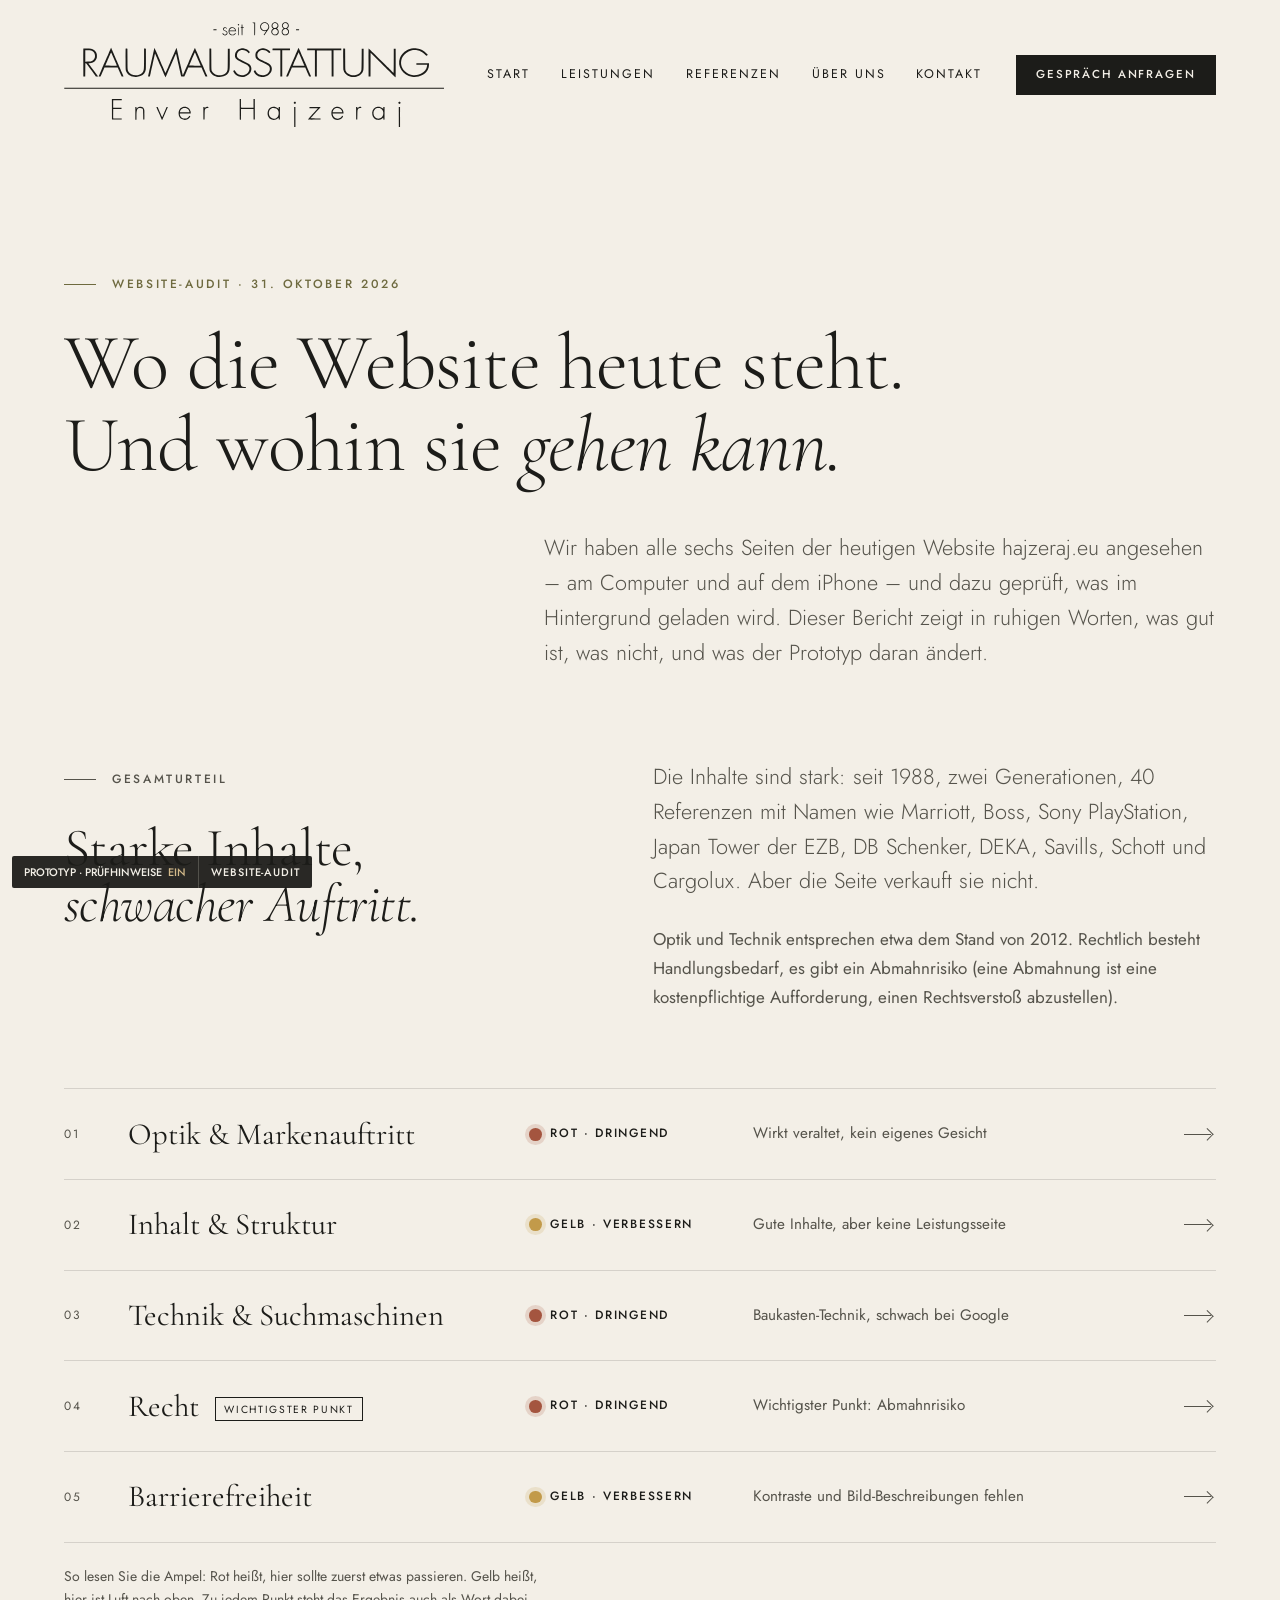
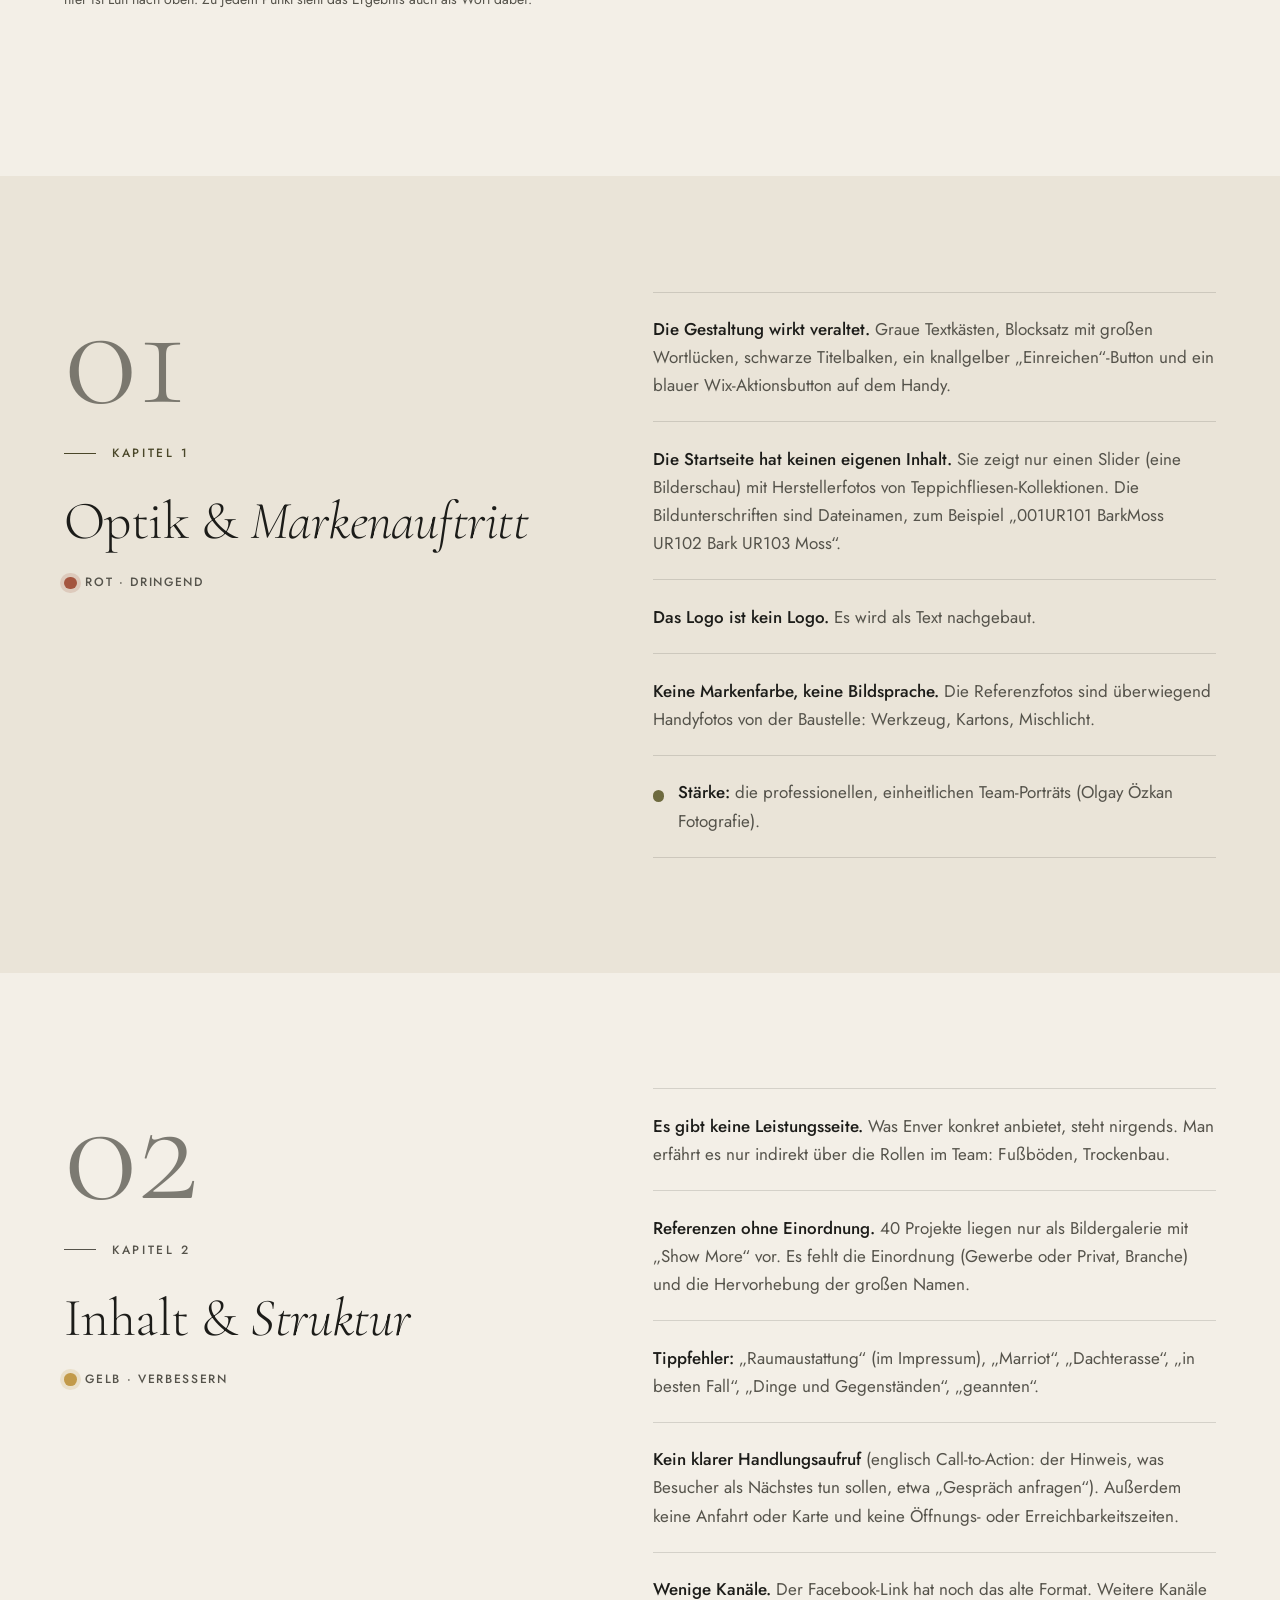
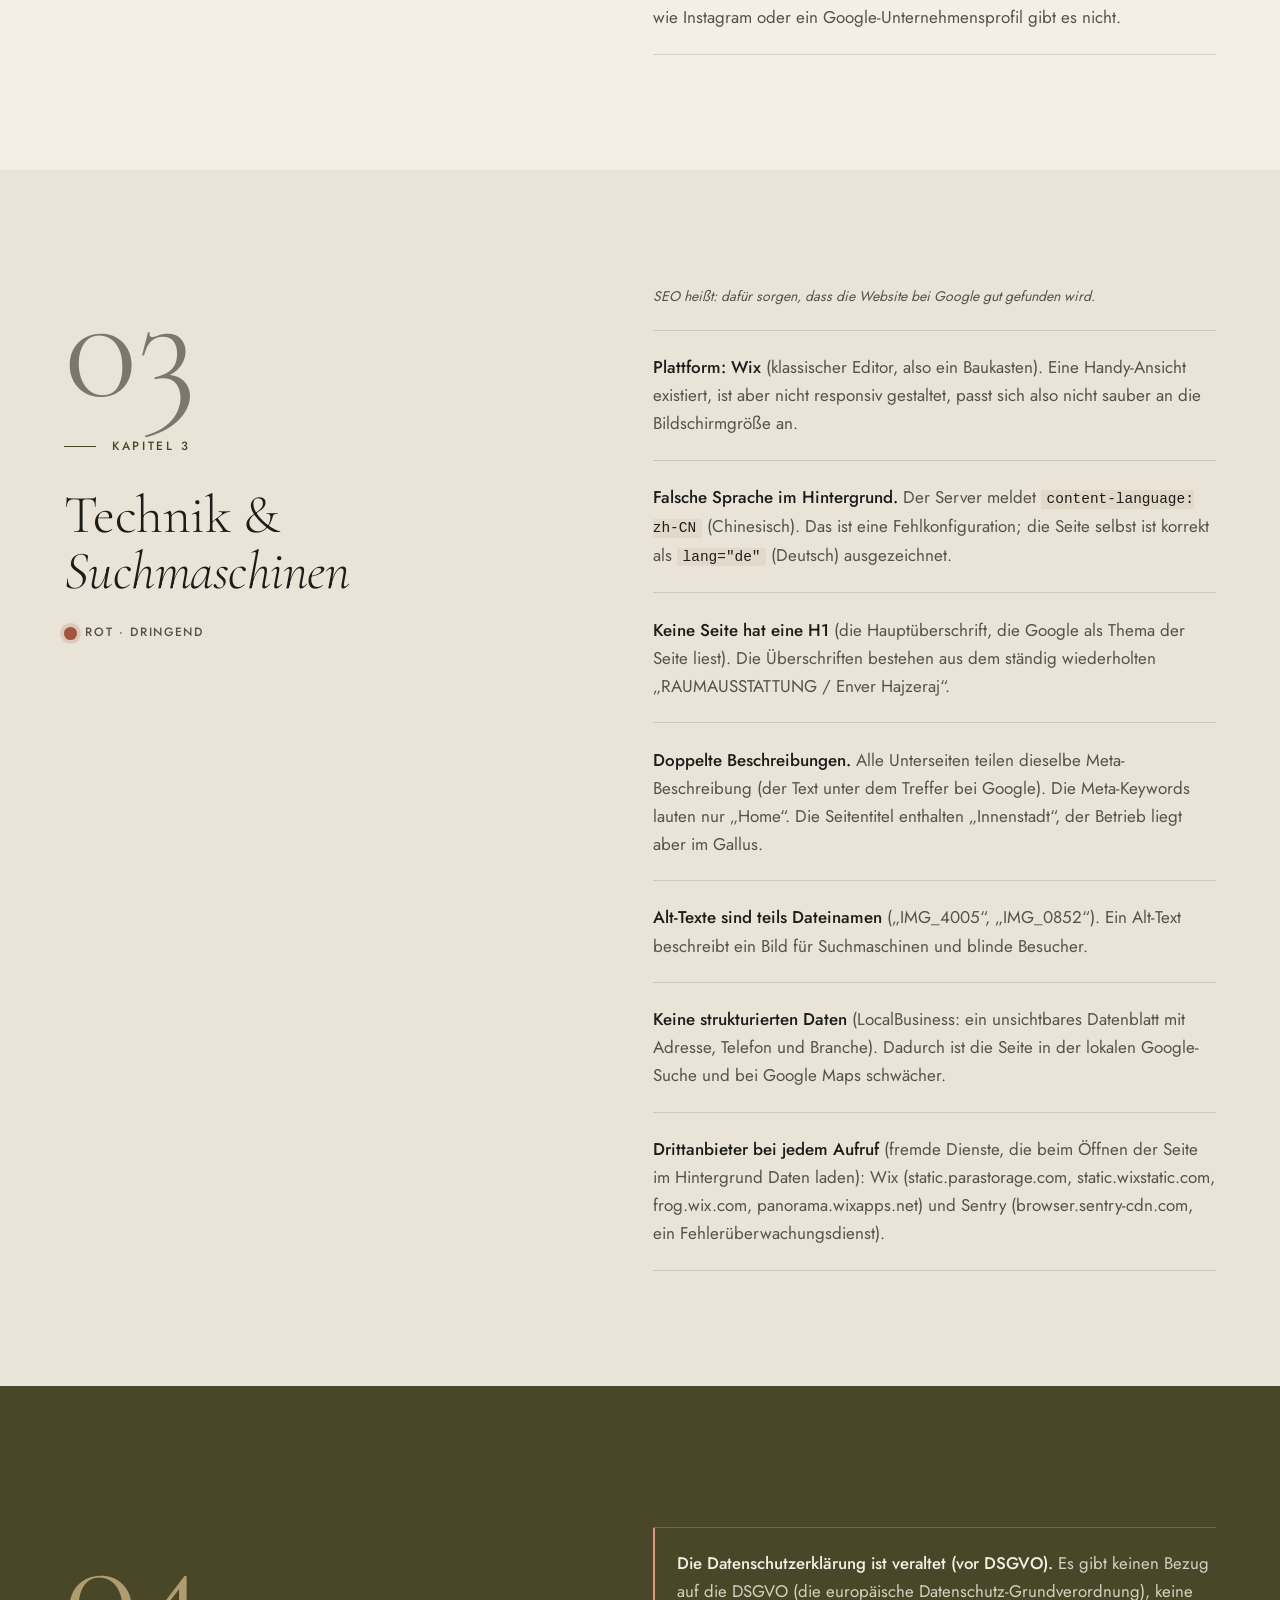
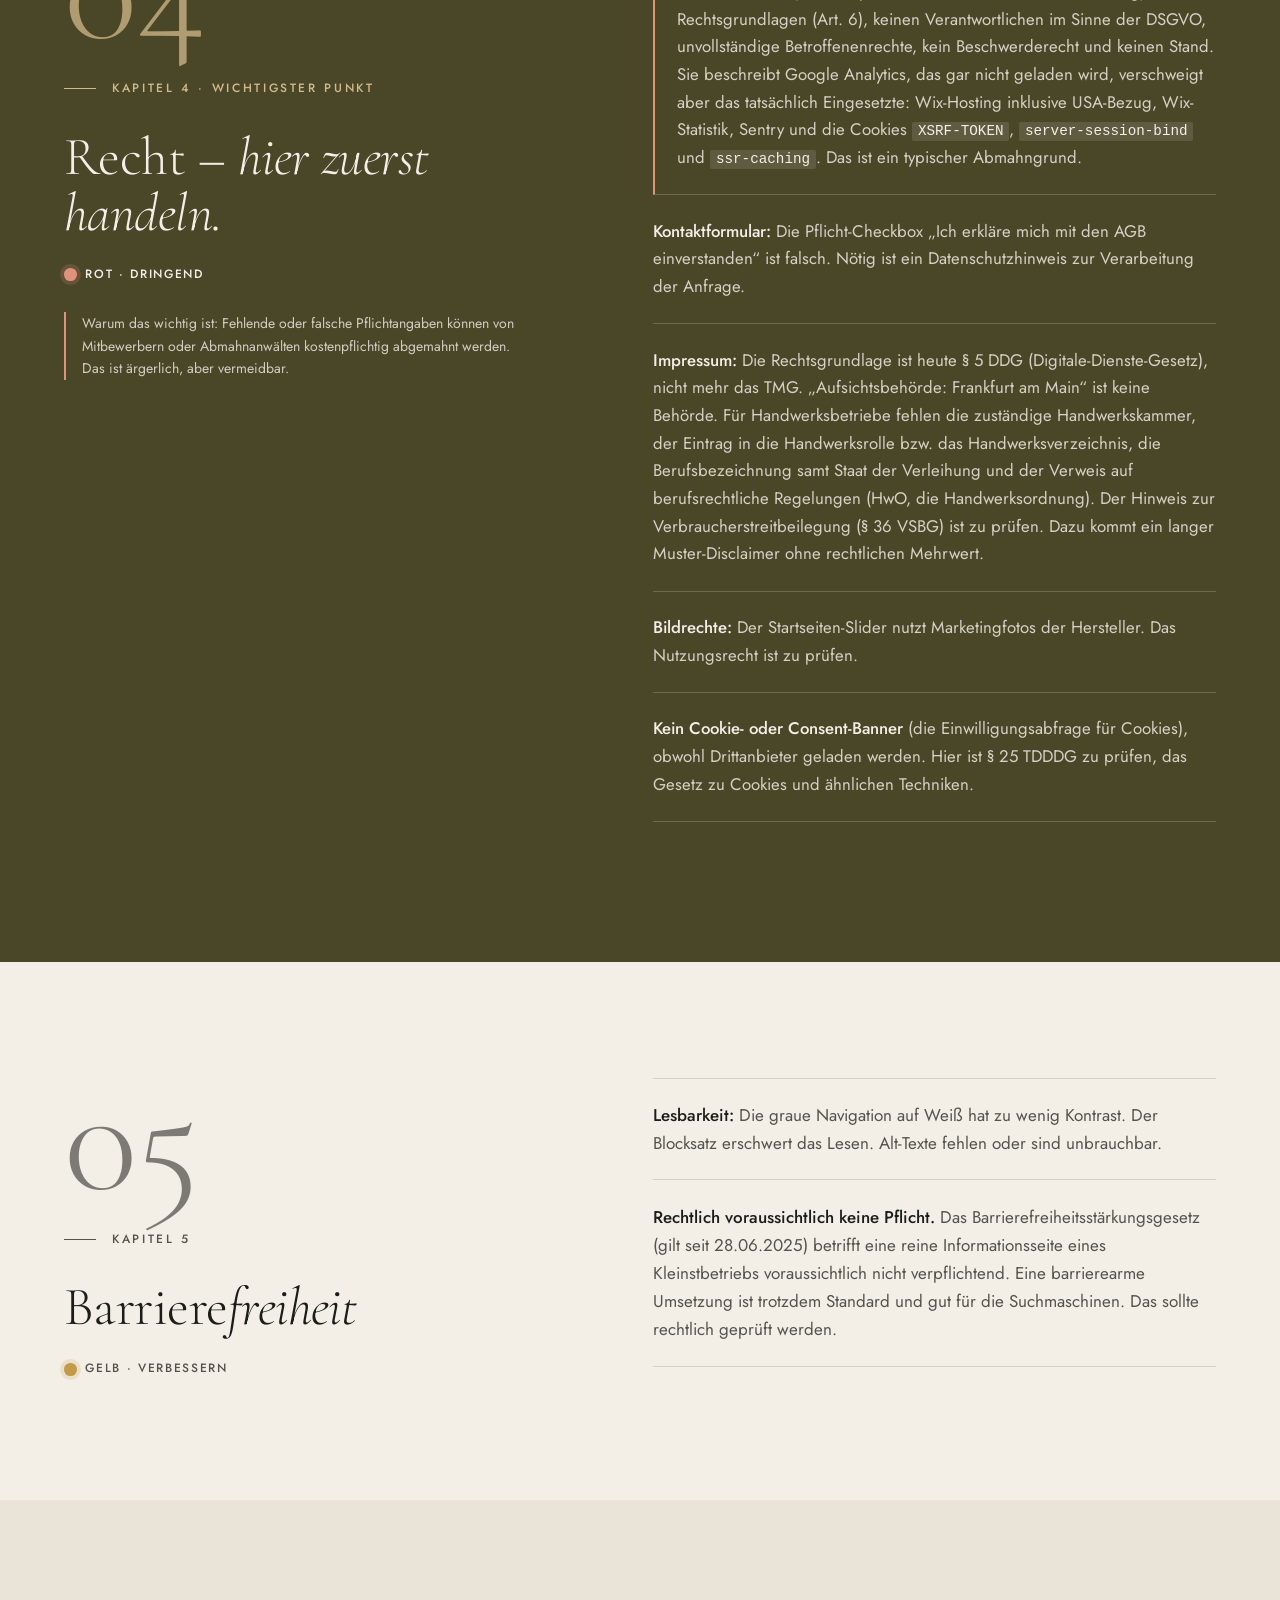
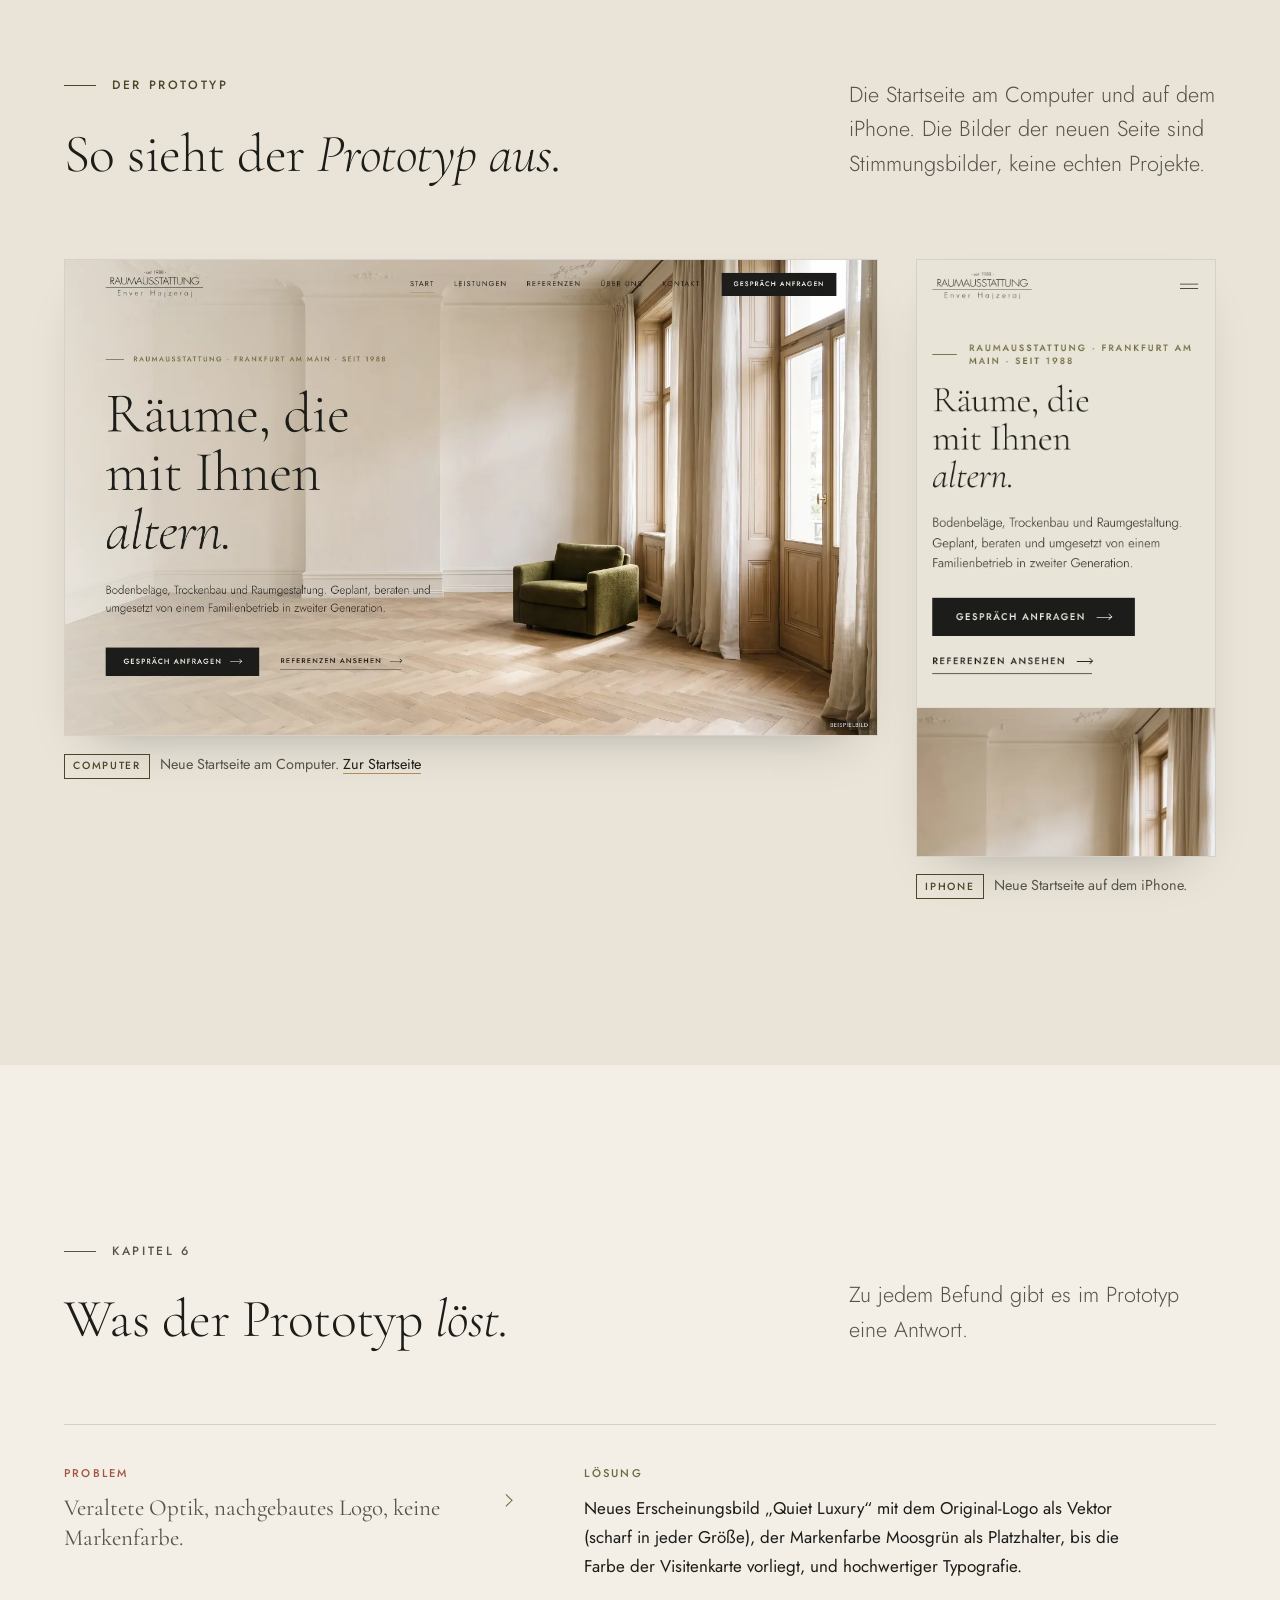
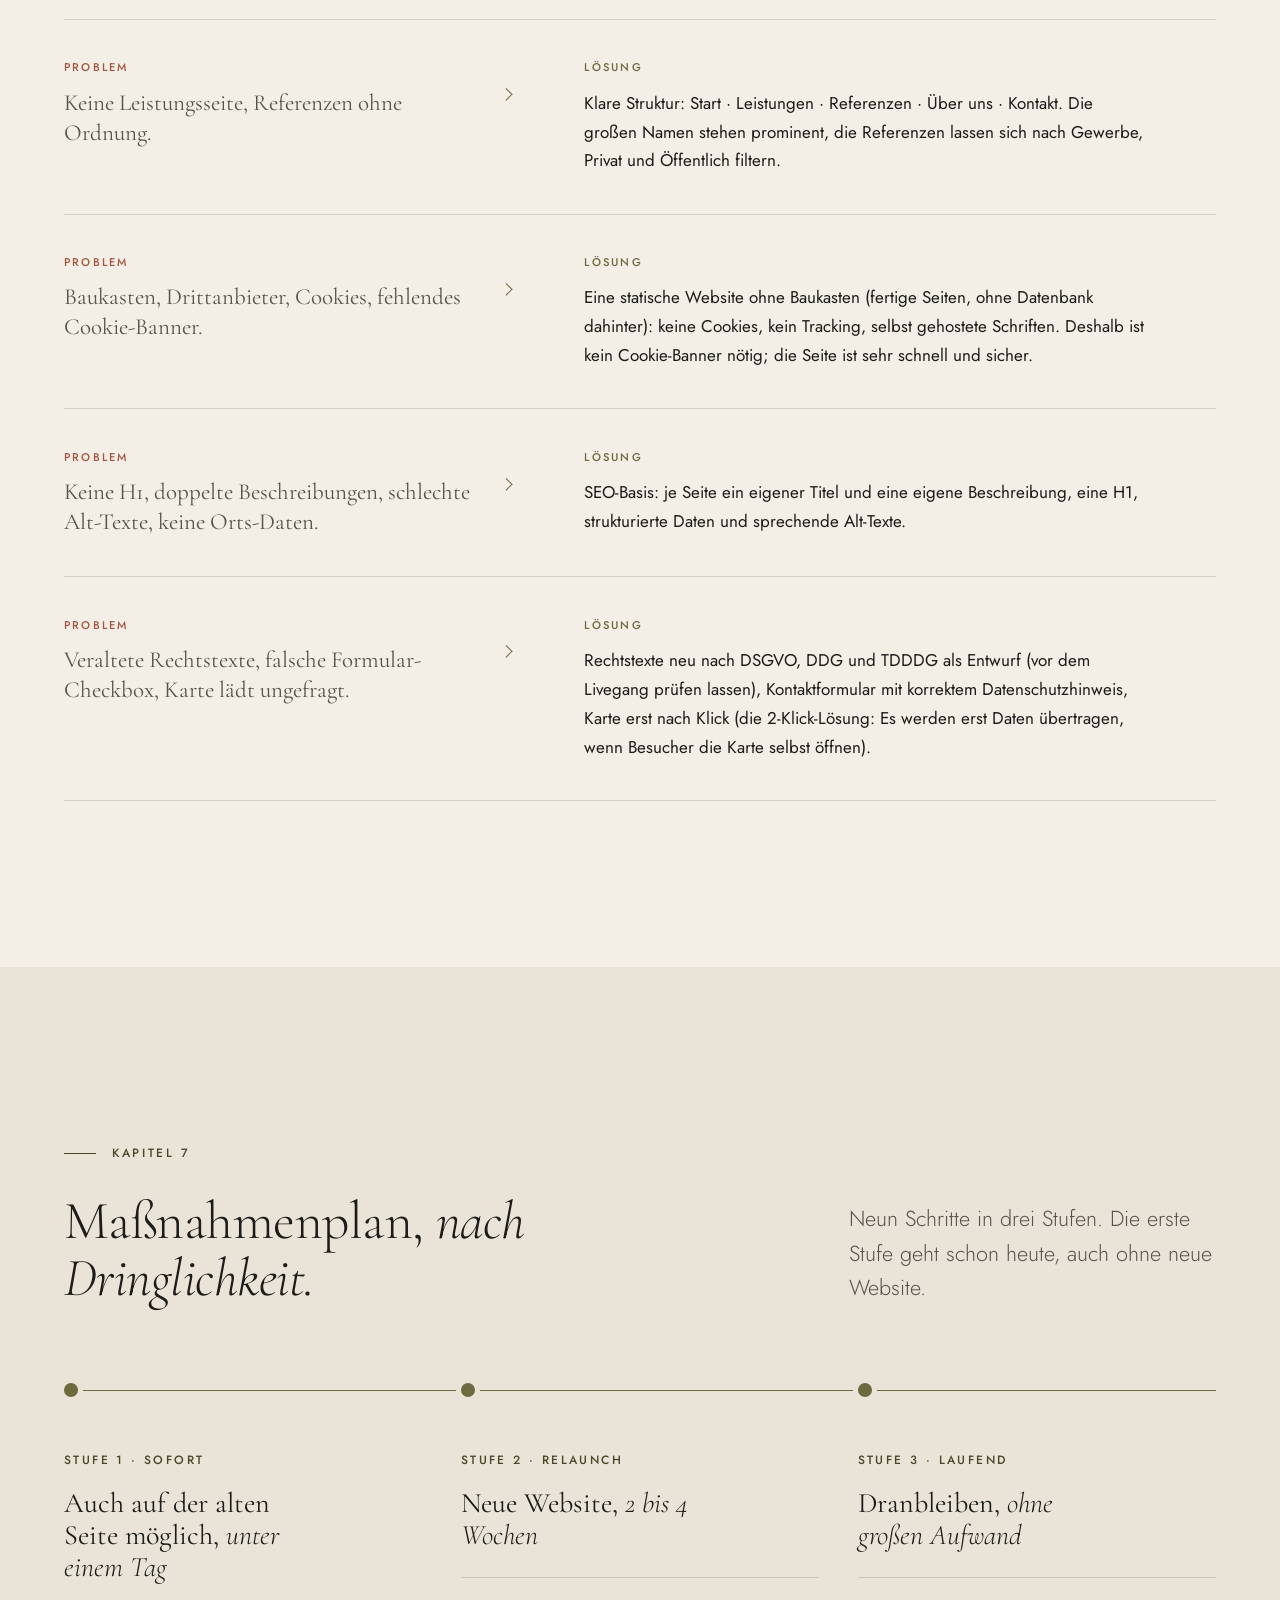
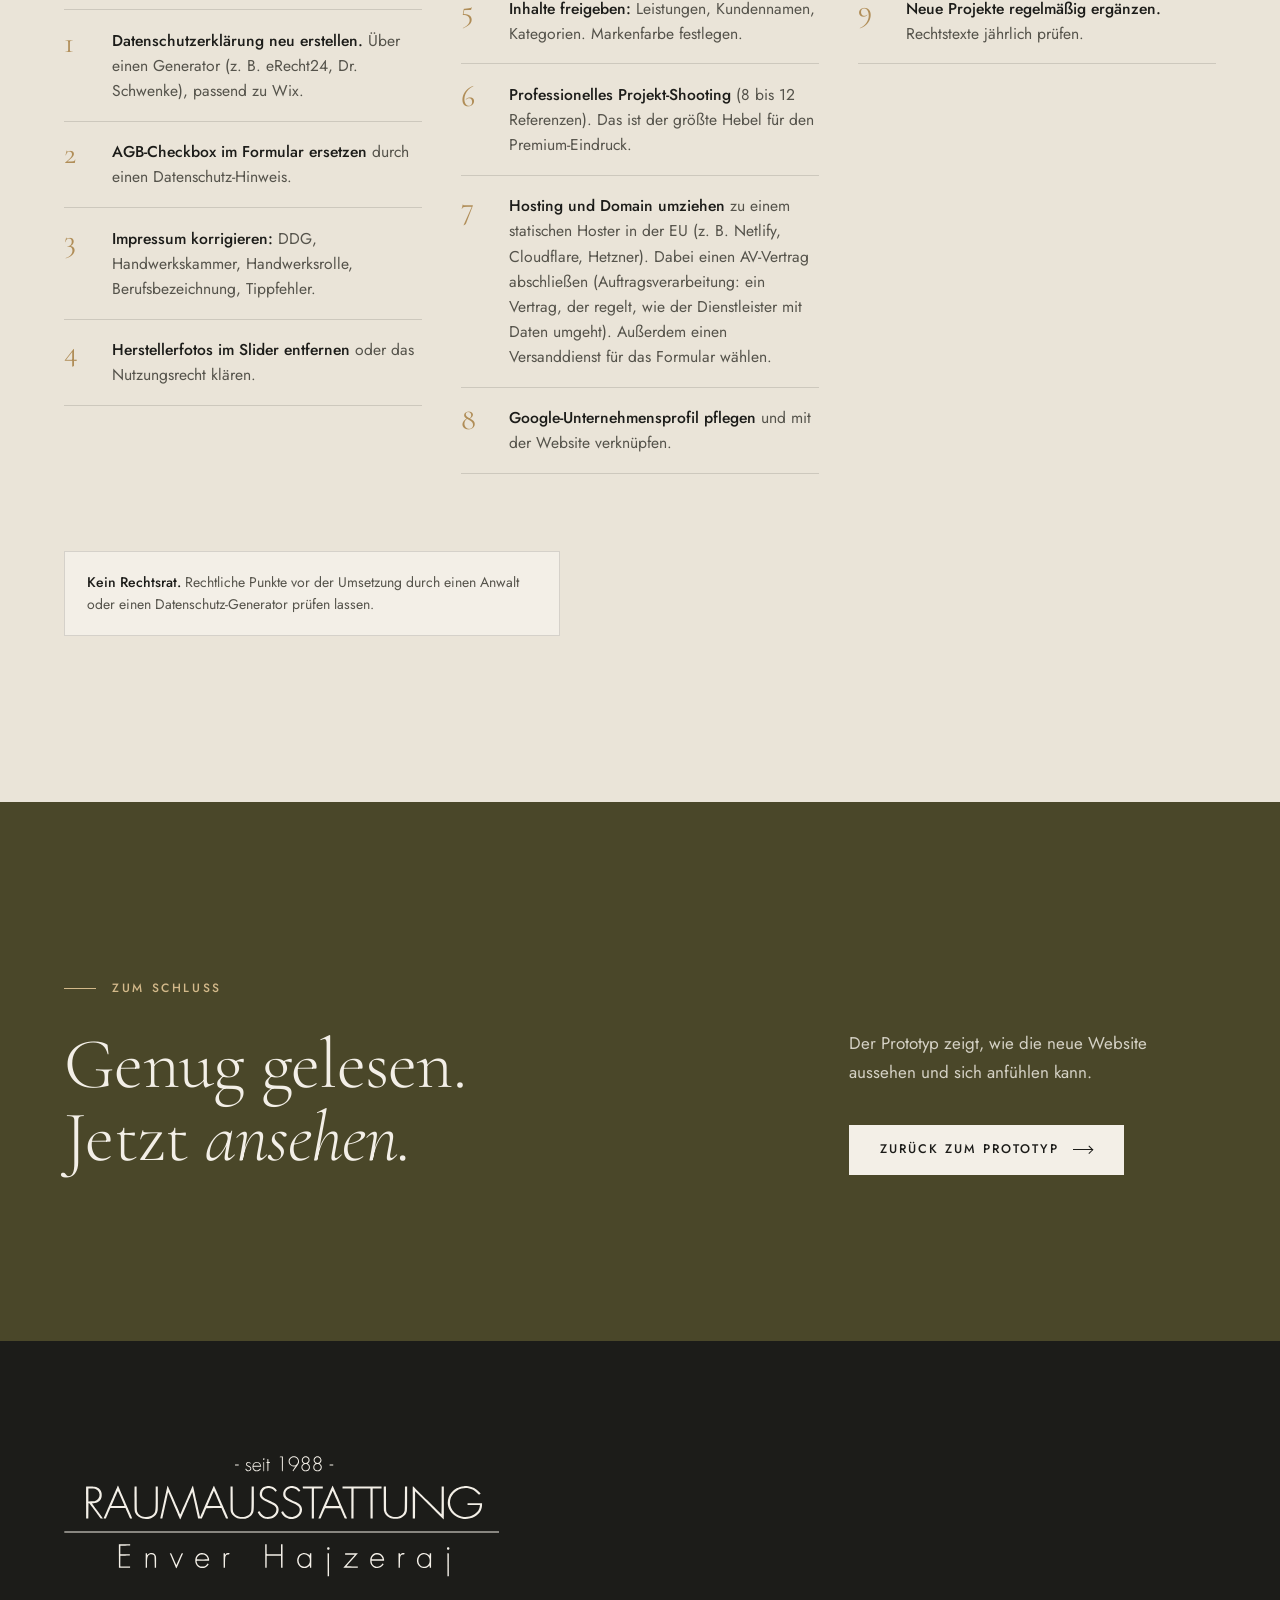
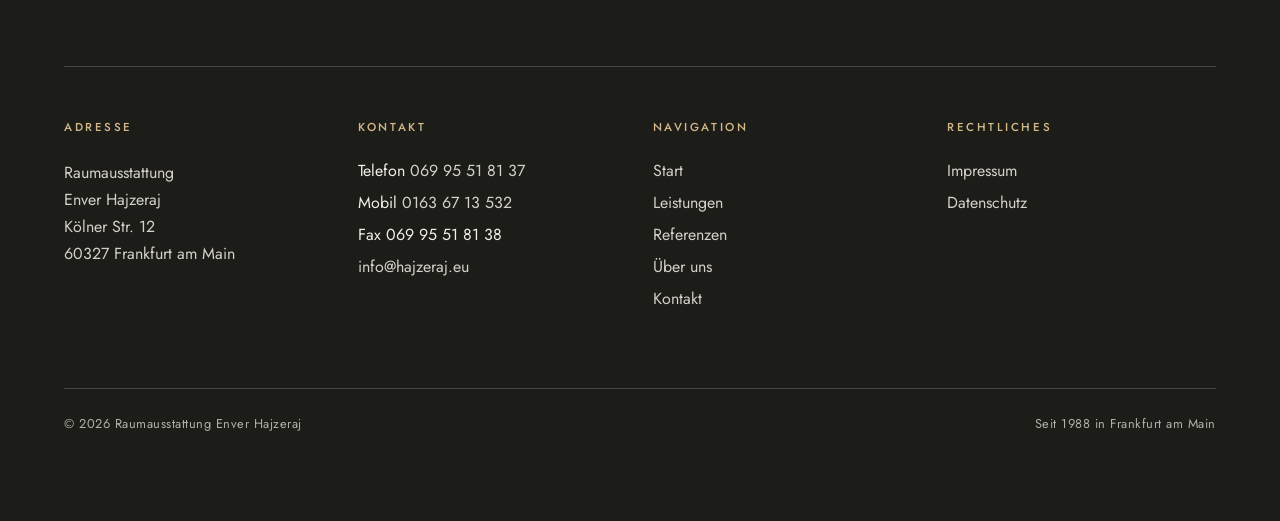
<file: audit.html>
<!doctype html>
<html lang="de">
<head>
<meta charset="utf-8">
<meta name="viewport" content="width=device-width, initial-scale=1">
<title>Website-Audit – Raumausstattung Enver Hajzeraj</title>
<meta name="description" content="Befund zur heutigen Website hajzeraj.eu: Optik, Inhalt, Technik, Recht und Barrierefreiheit – mit Maßnahmenplan und Lösungen des Prototyps.">
<meta name="robots" content="noindex, nofollow">
<meta name="theme-color" content="#F3EFE7">
<meta property="og:type" content="website">
<meta property="og:locale" content="de_DE">
<meta property="og:title" content="Website-Audit – Raumausstattung Enver Hajzeraj">
<meta property="og:description" content="Befund zur heutigen Website hajzeraj.eu: Optik, Inhalt, Technik, Recht und Barrierefreiheit – mit Maßnahmenplan und Lösungen des Prototyps.">
<meta property="og:image" content="https://justolgay.github.io/hajzeraj-prototyp/assets/og.jpg">
<meta property="og:url" content="https://justolgay.github.io/hajzeraj-prototyp/audit.html">
<meta property="og:image:width" content="1200">
<meta property="og:image:height" content="630">
<link rel="icon" href="assets/favicon.svg" type="image/svg+xml">
<link rel="preload" href="assets/fonts/jost-latin-400-normal.woff2" as="font" type="font/woff2" crossorigin>
<link rel="preload" href="assets/fonts/cormorant-garamond-latin-300-normal.woff2" as="font" type="font/woff2" crossorigin>
<script>document.documentElement.classList.add('js');</script>
<link rel="stylesheet" href="assets/css/style.css">
<link rel="stylesheet" href="assets/css/page-audit.css">
</head>
<body>
<a class="skip-link" href="#main">Zum Inhalt springen</a>
<header class="site-header" data-header>
  <div class="container site-header__inner">
    <a class="site-header__logo" href="index.html" aria-label="Raumausstattung Enver Hajzeraj – Startseite">
      <svg class="logo" viewBox="0 0 3000 830" aria-hidden="true" focusable="false"><path id="hz-logo" d="M 1572.219 3.925 C 1565.780 6.300, 1560.060 10.395, 1555.917 15.595 C 1551.539 21.090, 1550.367 23.647, 1548.967 30.763 C 1547.617 37.625, 1548.773 46.697, 1551.735 52.487 C 1558.705 66.110, 1574.745 74.354, 1589.293 71.792 C 1592.488 71.229, 1595.351 71.017, 1595.655 71.322 C 1595.959 71.626, 1591.661 78.210, 1586.104 85.953 C 1580.547 93.696, 1576 100.683, 1576 101.480 C 1576 102.717, 1578.825 105, 1580.355 105 C 1580.623 105, 1586.809 96.562, 1594.103 86.250 C 1618.083 52.343, 1618.554 51.550, 1619.964 42.708 C 1622.385 27.524, 1613.990 11.615, 1600.155 5.167 C 1592.528 1.612, 1579.999 1.055, 1572.219 3.925 M 1653.337 4.990 C 1636.615 13.345, 1634.002 37.139, 1648.532 48.733 C 1652.219 51.674, 1652.867 53, 1650.621 53 C 1648.282 53, 1641.208 60.654, 1638.935 65.644 C 1635.771 72.588, 1635.929 82.967, 1639.300 89.564 C 1644.676 100.088, 1653.716 105.465, 1666 105.448 C 1675.770 105.435, 1682.383 102.593, 1688.516 95.771 C 1693.665 90.044, 1695.392 85.039, 1695.238 76.290 C 1695.072 66.854, 1690.567 58.694, 1682.667 53.517 L 1679.948 51.736 1683.886 48.366 C 1689.457 43.597, 1693 36.042, 1693 28.929 C 1693 17.692, 1688.294 9.802, 1678.745 5.030 C 1670.230 0.775, 1661.797 0.762, 1653.337 4.990 M 1737.627 3.468 C 1731.997 5.475, 1727.129 9.810, 1723.711 15.861 C 1717.913 26.121, 1720.076 39.353, 1728.840 47.247 C 1732.752 50.771, 1734.046 53, 1732.180 53 C 1730.130 53, 1723.022 60.407, 1720.930 64.723 C 1719.106 68.487, 1718.612 71.196, 1718.603 77.500 C 1718.588 87.085, 1720.475 91.418, 1727.476 97.871 C 1733.935 103.825, 1737.979 105.352, 1747.500 105.432 C 1754.327 105.490, 1756.339 105.088, 1761.224 102.689 C 1774.377 96.230, 1780.198 81.742, 1775.353 67.522 C 1773.755 62.833, 1766.288 53.895, 1763 52.736 C 1761.883 52.343, 1762.581 51.193, 1765.737 48.231 C 1771.004 43.288, 1774.975 35.039, 1774.995 29 C 1775.028 18.864, 1768.577 8.575, 1759.556 4.374 C 1753.672 1.634, 1743.905 1.231, 1737.627 3.468 M 1488.557 5.223 C 1487.701 6.445, 1487 7.795, 1487 8.223 C 1487 8.650, 1490.375 9, 1494.500 9 L 1502 9 1502 56.433 C 1502 101.789, 1502.081 103.891, 1503.859 104.455 C 1504.882 104.780, 1506.457 104.762, 1507.359 104.416 C 1508.850 103.843, 1509 99.187, 1509 53.393 L 1509 3 1499.557 3 C 1490.932 3, 1489.978 3.193, 1488.557 5.223 M 1574.275 9.654 C 1568.691 11.631, 1561.040 18.627, 1558.165 24.384 C 1551.219 38.292, 1557.168 55.701, 1571.475 63.337 C 1577.283 66.438, 1591.746 66.432, 1597.500 63.328 C 1615.672 53.523, 1618.923 29.107, 1603.858 15.563 C 1601.180 13.154, 1596.886 10.468, 1594.316 9.592 C 1588.570 7.634, 1579.904 7.661, 1574.275 9.654 M 1658.007 9.593 C 1643.981 15.675, 1641.467 36.363, 1653.770 44.450 C 1668.209 53.941, 1686 44.940, 1686 28.144 C 1686 13.613, 1671.261 3.845, 1658.007 9.593 M 1739.500 9.657 C 1731.423 13.901, 1726.262 22.464, 1727.267 29.955 C 1729.546 46.942, 1748.510 54.225, 1761.255 43.007 C 1775.238 30.698, 1766.018 7.877, 1747.128 8.040 C 1744.583 8.062, 1741.150 8.790, 1739.500 9.657 M 1374.223 17.557 C 1370.051 20.479, 1372.324 27, 1377.515 27 C 1379.872 27, 1383 23.737, 1383 21.277 C 1383 19.624, 1379.376 16, 1377.723 16 C 1377.020 16, 1375.445 16.701, 1374.223 17.557 M 1402.667 20.667 C 1402.300 21.033, 1402 25.955, 1402 31.603 L 1402 41.873 1398.750 42.187 C 1396.034 42.449, 1395.500 42.910, 1395.500 45 C 1395.500 47.087, 1396.034 47.552, 1398.734 47.812 L 1401.969 48.124 1402.234 75.704 C 1402.470 100.173, 1402.688 103.402, 1404.166 104.334 C 1405.375 105.096, 1406.267 105.023, 1407.416 104.070 C 1408.791 102.929, 1409 99.137, 1409 75.378 L 1409 48 1414 48 C 1418.889 48, 1419 47.933, 1419 45 C 1419 42.067, 1418.889 42, 1414 42 L 1409 42 1409 32.582 C 1409 27.402, 1408.727 22.452, 1408.393 21.582 C 1407.789 20.009, 1403.940 19.394, 1402.667 20.667 M 1263.424 43.019 C 1257.695 45.855, 1254.607 51.561, 1255.240 58.143 C 1255.856 64.560, 1258.918 67.788, 1268.331 71.944 C 1272.274 73.685, 1277.018 75.861, 1278.873 76.779 C 1290.920 82.739, 1283.116 101.288, 1269.220 99.721 C 1263.820 99.113, 1260.281 96.628, 1257.682 91.619 C 1255.975 88.330, 1255.395 87.935, 1253.116 88.507 C 1249.593 89.391, 1249.547 89.491, 1251.004 93.009 C 1252.951 97.711, 1255.800 100.857, 1260.091 103.047 C 1268.552 107.363, 1278.132 106.457, 1284.662 100.724 C 1289.073 96.850, 1291 92.547, 1291 86.566 C 1291 77.257, 1285.321 71.267, 1272.431 66.977 C 1262.999 63.838, 1259.095 58.428, 1262.147 52.726 C 1265.644 46.191, 1273.617 44.969, 1279.435 50.077 C 1285.289 55.217, 1289.931 51.840, 1284.490 46.400 C 1278.985 40.894, 1270.475 39.529, 1263.424 43.019 M 1319.882 42.381 C 1313.995 44.484, 1308.999 48.019, 1305.937 52.246 C 1293.617 69.253, 1298.491 94.201, 1315.792 102.697 C 1320.614 105.065, 1322.742 105.498, 1329.500 105.485 C 1339.318 105.467, 1344.492 103.350, 1351.258 96.585 C 1356.382 91.460, 1357.082 89.157, 1354.084 87.285 C 1352.405 86.236, 1351.727 86.627, 1348.595 90.449 C 1339.101 102.036, 1323.321 103.170, 1312.855 93.019 C 1309.426 89.693, 1307.774 87.066, 1306.598 83.068 C 1303.680 73.148, 1301.284 74, 1332.114 74 L 1359.227 74 1358.567 69.250 C 1356.104 51.539, 1344.793 40.903, 1328.568 41.044 C 1325.781 41.068, 1321.872 41.670, 1319.882 42.381 M 1374.480 43.191 C 1374.199 43.923, 1374.089 58.017, 1374.235 74.511 L 1374.500 104.500 1377 104.500 L 1379.500 104.500 1379.500 73.500 L 1379.500 42.500 1377.246 42.180 C 1376.006 42.004, 1374.761 42.459, 1374.480 43.191 M 1319.500 48.903 C 1312.481 52.164, 1306 60.404, 1306 66.065 C 1306 67.922, 1306.925 68, 1329 68 C 1351.519 68, 1352 67.957, 1352 65.950 C 1352 60.924, 1345.281 52.258, 1338.790 48.912 C 1333.928 46.407, 1324.881 46.402, 1319.500 48.903 M 1658.558 56.492 C 1651.011 59.180, 1645.987 64.620, 1643.903 72.359 C 1639.876 87.314, 1654.681 102.379, 1670.146 99.062 C 1685.396 95.791, 1692.972 80.614, 1686.071 67.158 C 1681.040 57.349, 1669.122 52.729, 1658.558 56.492 M 1739.625 56.408 C 1737.493 57.201, 1734.176 59.347, 1732.253 61.175 C 1719.105 73.676, 1725.006 94.683, 1742.868 98.968 C 1749.444 100.546, 1756.882 98.505, 1762.698 93.526 C 1773.772 84.048, 1772.123 65.845, 1759.523 58.460 C 1753.953 55.196, 1745.283 54.302, 1739.625 56.408 M 1179.667 58.667 C 1179.300 59.033, 1179 60.608, 1179 62.167 L 1179 65 1191.433 65 C 1202.673 65, 1203.922 64.822, 1204.455 63.141 C 1204.780 62.118, 1204.762 60.543, 1204.416 59.641 C 1203.881 58.249, 1202.008 58, 1192.060 58 C 1185.610 58, 1180.033 58.300, 1179.667 58.667 M 1831.667 58.667 C 1831.300 59.033, 1831 60.608, 1831 62.167 L 1831 65 1843.500 65 L 1856 65 1856 61.500 L 1856 58 1844.167 58 C 1837.658 58, 1832.033 58.300, 1831.667 58.667 M 366.263 215.250 C 363.454 221.438, 356.908 236.400, 351.717 248.500 C 346.525 260.600, 341.302 272.643, 340.108 275.262 C 338.915 277.881, 332.718 292.056, 326.337 306.762 C 319.956 321.468, 312.275 339.125, 309.267 346 C 306.259 352.875, 298.846 369.975, 292.793 384 C 286.740 398.025, 280.534 412.200, 279.001 415.500 C 275.245 423.590, 273 429.060, 273 430.122 C 273 430.605, 276.386 431, 280.525 431 C 287.393 431, 288.128 430.804, 288.954 428.750 C 289.452 427.512, 293.514 418.175, 297.982 408 C 302.450 397.825, 309.068 382.637, 312.690 374.250 L 319.275 359 371.467 359 L 423.658 359 425.804 363.750 C 426.984 366.363, 432.031 377.950, 437.019 389.500 C 442.007 401.050, 448.184 415.113, 450.745 420.750 L 455.401 431 462.700 431 C 466.715 431, 470 430.577, 470 430.061 C 470 429.544, 463.925 415.117, 456.500 398 C 449.075 380.883, 443 366.723, 443 366.532 C 443 366.341, 440.975 361.851, 438.500 356.554 C 436.025 351.257, 434 346.747, 434 346.530 C 434 346.115, 405.274 279.693, 401.767 272 C 400.639 269.525, 394.881 256.250, 388.973 242.500 C 377.358 215.472, 372.210 204, 371.697 204 C 371.518 204, 369.072 209.063, 366.263 215.250 M 710.677 217.340 C 709.134 224.578, 705.885 239.275, 703.457 250 C 698.613 271.397, 692.148 300.393, 685.844 329 C 683.602 339.175, 681.188 349.975, 680.479 353 C 678.345 362.113, 675.053 376.821, 672.420 389 C 671.053 395.325, 668.423 407.025, 666.575 415 C 664.728 422.975, 663.551 429.861, 663.960 430.302 C 664.369 430.742, 667.582 430.967, 671.102 430.802 L 677.500 430.500 679.273 423.500 C 680.248 419.650, 682.657 409.075, 684.625 400 C 686.594 390.925, 690.594 372.925, 693.515 360 C 696.437 347.075, 699.130 334.925, 699.500 333 C 699.870 331.075, 702.562 318.925, 705.480 306 C 708.399 293.075, 712.245 275.750, 714.026 267.500 C 715.808 259.250, 717.609 251.600, 718.030 250.500 C 718.753 248.606, 718.846 248.633, 719.779 251 C 720.320 252.375, 723.251 259.125, 726.291 266 C 731.884 278.648, 750.683 322.133, 758.499 340.500 C 760.840 346, 763.890 352.975, 765.277 356 C 767.962 361.854, 786.890 405.622, 795.244 425.291 C 797.998 431.777, 800.687 436.938, 801.220 436.760 C 801.752 436.583, 805.314 429.252, 809.136 420.469 C 823.780 386.813, 841.477 346.049, 846.025 335.500 C 848.634 329.450, 856.481 311.450, 863.463 295.500 C 870.446 279.550, 877.765 262.788, 879.728 258.250 C 881.691 253.713, 883.611 250, 883.994 250 C 884.378 250, 885.469 253.488, 886.419 257.750 C 887.370 262.012, 890.334 275.400, 893.007 287.500 C 895.679 299.600, 900.153 319.850, 902.948 332.500 C 905.743 345.150, 909.367 361.350, 911 368.500 C 912.633 375.650, 916.237 391.850, 919.009 404.500 C 921.780 417.150, 924.293 428.287, 924.591 429.250 C 925.070 430.793, 926.595 431, 937.449 431 L 949.763 431 953.510 422.250 C 955.572 417.438, 958.804 410.141, 960.694 406.035 C 962.585 401.930, 965.647 394.955, 967.499 390.535 C 969.352 386.116, 973.138 377.325, 975.914 371 L 980.960 359.500 1033.299 359.241 L 1085.638 358.983 1088.263 365.241 C 1090.773 371.223, 1097.955 387.725, 1110.790 417 L 1116.709 430.500 1124.483 430.794 C 1133.617 431.140, 1133.488 432.844, 1125.684 415 C 1122.677 408.125, 1114.363 389, 1107.208 372.500 C 1100.052 356, 1092.621 338.900, 1090.692 334.500 C 1087.389 326.963, 1074.325 296.811, 1046.556 232.640 C 1039.925 217.317, 1034.062 204.786, 1033.526 204.793 C 1032.990 204.801, 1030.167 210.363, 1027.252 217.154 C 1024.336 223.944, 1020.999 231.525, 1019.834 234 C 1018.670 236.475, 1016.481 241.425, 1014.971 245 C 1013.461 248.575, 1008.404 260.275, 1003.732 271 C 999.061 281.725, 990.046 302.425, 983.699 317 C 977.352 331.575, 965.772 358.125, 957.965 376 C 950.159 393.875, 942.618 411.323, 941.209 414.773 C 939.799 418.223, 938.270 420.670, 937.810 420.210 C 937.351 419.751, 934.954 410.178, 932.484 398.938 C 930.014 387.697, 926.900 373.775, 925.563 368 C 924.226 362.225, 921.066 348.050, 918.540 336.500 C 916.014 324.950, 913.039 311.675, 911.928 307 C 909.590 297.155, 909.195 295.405, 904.044 272 C 899.972 253.500, 894.067 226.816, 891.112 213.557 C 890.138 209.188, 888.921 205.474, 888.408 205.303 C 887.895 205.132, 886.739 206.681, 885.839 208.746 C 884.940 210.811, 877.591 227.800, 869.508 246.500 C 861.426 265.200, 853.087 284.325, 850.977 289 C 848.867 293.675, 842.800 307.625, 837.495 320 C 832.190 332.375, 826.611 345.200, 825.097 348.500 C 823.583 351.800, 817.915 364.850, 812.503 377.500 C 807.090 390.150, 802.226 401.071, 801.693 401.769 C 801.001 402.675, 799.237 399.530, 795.522 390.769 C 792.661 384.021, 784.573 365.225, 777.548 349 C 764.832 319.632, 762.873 315.115, 746.755 278 C 742.098 267.275, 734.216 249.046, 729.241 237.492 C 717.957 211.288, 715.193 205.237, 714.238 204.647 C 713.823 204.391, 712.220 210.102, 710.677 217.340 M 1850.219 207.572 C 1848.207 211.517, 1844.941 218.970, 1823.692 268.112 C 1817.363 282.749, 1810.978 297.361, 1809.504 300.584 C 1808.030 303.807, 1801.951 317.707, 1795.995 331.472 C 1790.039 345.237, 1778.153 372.636, 1769.583 392.358 C 1761.012 412.079, 1754 428.862, 1754 429.651 C 1754 430.793, 1755.466 431.027, 1761.152 430.794 L 1768.305 430.500 1773.125 420 C 1775.777 414.225, 1782.802 398.250, 1788.738 384.500 L 1799.530 359.500 1851.946 359.500 L 1904.363 359.500 1912.245 377.500 C 1916.580 387.400, 1922.842 401.792, 1926.161 409.481 C 1929.480 417.171, 1933.061 425.159, 1934.118 427.231 L 1936.041 431 1943.520 431 C 1947.634 431, 1951 430.798, 1951 430.550 C 1951 430.303, 1949.156 425.915, 1946.901 420.800 C 1939.139 403.188, 1919.745 358.480, 1915.321 348 C 1912.883 342.225, 1909.737 335.057, 1908.330 332.071 C 1906.923 329.084, 1903.853 322.109, 1901.508 316.571 C 1899.162 311.032, 1891.386 293, 1884.226 276.500 C 1877.067 260, 1867.343 237.584, 1862.618 226.686 C 1851.531 201.113, 1852.641 202.824, 1850.219 207.572 M 1396.704 208.539 C 1388.759 210.119, 1379.946 213.269, 1375 216.295 C 1364.795 222.539, 1355.299 234.808, 1352.074 245.916 C 1346.179 266.222, 1349.755 281.866, 1363.189 294.540 C 1369.420 300.418, 1372.548 302.256, 1395.296 313.402 C 1409.158 320.195, 1423.633 327.194, 1427.463 328.956 C 1445.690 337.344, 1456.095 345.501, 1460.942 355.201 C 1463.575 360.470, 1464 362.413, 1464 369.191 C 1464 407.345, 1416.542 432.955, 1379.369 414.860 C 1370.149 410.372, 1357.947 398.251, 1352.545 388.215 C 1350.389 384.208, 1348.147 381.131, 1347.562 381.377 C 1338.054 385.374, 1336 386.420, 1336 387.265 C 1336 387.814, 1337.912 391.883, 1340.250 396.309 C 1350.221 415.186, 1369.780 429.152, 1391.668 433.023 C 1400.394 434.567, 1417.914 433.800, 1426.500 431.500 C 1435.895 428.983, 1449.961 421.567, 1457.326 415.248 C 1469.598 404.719, 1475.737 394.365, 1478.543 379.465 C 1481.654 362.943, 1477.424 347.519, 1466.893 336.988 C 1458.360 328.455, 1456.967 327.679, 1410.500 305.572 C 1387.746 294.747, 1384.144 292.793, 1378.373 288.144 C 1367.841 279.659, 1364.376 272.165, 1365.243 259.746 C 1365.902 250.299, 1368.890 242.725, 1374.469 236.352 C 1383.663 225.851, 1394.846 221, 1409.859 221 C 1427.449 221, 1443.335 228.473, 1453 241.295 C 1454.925 243.849, 1456.856 245.952, 1457.292 245.969 C 1458.992 246.035, 1466.924 239.410, 1466.961 237.894 C 1467.055 234.004, 1456.511 223.475, 1445.672 216.636 C 1441.186 213.805, 1430.145 209.942, 1422.162 208.409 C 1413.275 206.702, 1405.747 206.741, 1396.704 208.539 M 1557.507 208.622 C 1539.718 211.832, 1524.065 223.013, 1516.745 237.737 C 1512.014 247.255, 1510.643 254.293, 1511.244 265.996 C 1511.898 278.724, 1514.640 284.855, 1523.733 293.916 C 1531.060 301.217, 1526.162 298.549, 1585 327.289 C 1603.259 336.209, 1607.509 338.717, 1613.196 343.935 C 1622.350 352.333, 1625 358.024, 1625 369.282 C 1625 382.695, 1621.272 391.765, 1611.634 401.803 C 1601.559 412.295, 1590.167 418.062, 1575.451 420.121 C 1566.333 421.396, 1553.761 420.191, 1546.002 417.297 C 1533.438 412.610, 1521.123 401.512, 1513.856 388.326 L 1509.902 381.151 1504.701 383.251 C 1501.841 384.405, 1498.959 385.758, 1498.299 386.257 C 1495.090 388.680, 1508.662 409.352, 1518.818 417.510 C 1526.755 423.886, 1540.896 430.626, 1550.208 432.472 C 1571.849 436.762, 1593.943 432.283, 1612.560 419.832 C 1643.955 398.833, 1650.475 358.626, 1626.274 335.246 C 1620.123 329.303, 1617.451 327.737, 1593.538 316.069 C 1579.217 309.082, 1563.675 301.617, 1559 299.480 C 1534.769 288.409, 1525.117 276.658, 1526.214 259.566 C 1527.637 237.392, 1546.492 221, 1570.574 221 C 1587.579 221, 1600.715 226.623, 1612.041 238.751 C 1619.792 247.051, 1618.908 246.929, 1626.412 240.734 L 1629.323 238.330 1626.246 233.858 C 1617.739 221.494, 1601.721 211.921, 1583.873 208.535 C 1574.137 206.689, 1568.111 206.708, 1557.507 208.622 M 2757.500 207.691 C 2737.094 210.350, 2721.080 215.202, 2706.882 223.027 C 2680.332 237.661, 2661.318 259.258, 2652.175 285.165 C 2640.433 318.434, 2644.271 349.523, 2663.798 379.325 C 2681.922 406.987, 2713.389 427, 2747.442 432.523 C 2797.383 440.623, 2853.202 415.973, 2872.343 377.365 C 2878.774 364.394, 2882 350.257, 2882 335.042 L 2882 325 2832 325 L 2782 325 2782 331.500 L 2782 338 2824.500 338 L 2867 338 2867 340.403 C 2867 345.147, 2863.180 361.624, 2860.625 367.898 C 2851.823 389.516, 2826.474 408.621, 2795 417.358 C 2785.025 420.128, 2769.216 421.271, 2757.374 420.079 C 2731.705 417.496, 2709.771 407.376, 2691.131 389.518 C 2658.805 358.547, 2651.872 312.060, 2673.992 274.609 C 2688.135 250.666, 2713.531 231.504, 2740.500 224.430 C 2754.067 220.872, 2775.560 219.981, 2788.001 222.461 C 2814.109 227.667, 2828.813 235.603, 2847.866 254.772 C 2861.685 268.674, 2860.505 268.282, 2868.450 261.606 L 2872.401 258.287 2862.131 247.731 C 2840.163 225.152, 2816.222 212.723, 2786.500 208.468 C 2777.156 207.131, 2764.419 206.789, 2757.500 207.691 M 2404.246 319.676 L 2404.500 430.500 2412.245 430.792 L 2419.990 431.084 2420.245 336.631 L 2420.500 242.177 2474 295.239 C 2503.425 324.423, 2547.536 368.258, 2572.025 392.650 C 2596.514 417.043, 2617.103 437, 2617.779 437 C 2618.746 437, 2618.954 412.795, 2618.754 323.750 L 2618.500 210.500 2611 210.500 L 2603.500 210.500 2603.245 305.832 C 2603.085 365.768, 2602.636 401.040, 2602.036 400.832 C 2601.511 400.649, 2592.626 392.166, 2582.291 381.980 C 2571.956 371.793, 2536.955 337.368, 2504.511 305.480 C 2472.068 273.591, 2436.832 238.950, 2426.209 228.500 C 2415.587 218.050, 2406.242 209.354, 2405.444 209.176 C 2404.179 208.894, 2404.024 223.210, 2404.246 319.676 M 152.461 211.250 C 152.199 211.938, 152.101 261.550, 152.242 321.500 L 152.500 430.500 160 430.500 L 167.500 430.500 168 378.500 L 168.500 326.500 171.157 326.193 C 172.825 326, 174.501 326.623, 175.657 327.865 C 176.671 328.955, 185.592 340.793, 195.483 354.173 C 205.374 367.553, 221.136 388.850, 230.510 401.500 C 239.884 414.150, 248.585 425.962, 249.845 427.750 C 252.121 430.979, 252.192 431, 260.568 431 C 265.206 431, 269 430.743, 269 430.429 C 269 429.870, 229.729 376.633, 205.334 344.120 C 198.574 335.111, 193.244 327.414, 193.489 327.017 C 193.735 326.620, 198.339 326.052, 203.720 325.755 C 231.392 324.230, 252.213 308.476, 258.511 284.297 C 260.438 276.900, 260.421 261.068, 258.478 253.460 C 255.018 239.906, 247.231 228.667, 236.252 221.379 C 223.278 212.767, 208.557 210.050, 174.719 210.020 C 158.199 210.005, 152.822 210.302, 152.461 211.250 M 486.708 210.626 C 486.318 211.015, 486 246.886, 486 290.339 C 486 379.684, 486.020 379.971, 493.150 394.846 C 505.021 419.613, 535.664 435.115, 570 433.725 C 584.098 433.154, 592.420 431.434, 603.133 426.876 C 628.977 415.879, 642.620 398.521, 646.054 372.267 C 646.689 367.415, 646.963 335.605, 646.785 287.500 L 646.500 210.500 639.250 210.206 L 632 209.912 631.999 281.706 C 631.998 353.209, 631.430 369.054, 628.457 380.542 C 624.042 397.595, 612.916 408.793, 593.261 415.963 C 560.765 427.818, 519.611 415.626, 507.940 390.686 C 501.609 377.157, 501.691 378.354, 501.068 290.500 L 500.500 210.500 493.958 210.209 C 490.359 210.049, 487.097 210.237, 486.708 210.626 M 1147.988 210.706 C 1147.982 211.143, 1147.987 247.657, 1148 291.848 C 1148.026 381.407, 1147.988 380.840, 1154.783 395 C 1160.326 406.554, 1171.470 417.180, 1185.083 423.891 C 1201.136 431.805, 1208.224 433.371, 1228 433.371 C 1247.066 433.371, 1254.531 431.832, 1269 424.918 C 1282.992 418.233, 1292.432 410.083, 1299.282 398.774 C 1308.519 383.526, 1309.183 375.414, 1308.798 282.500 L 1308.500 210.500 1301 210.500 L 1293.500 210.500 1292.950 292.500 C 1292.342 383.155, 1292.615 379.364, 1285.752 392.292 C 1279.653 403.779, 1265.513 413.526, 1248.203 418.175 C 1237.062 421.167, 1219.490 421.139, 1208.030 418.110 C 1190.006 413.348, 1175.358 402.841, 1169.535 390.500 C 1163.485 377.678, 1163.685 380.714, 1163.067 292 L 1162.500 210.500 1155.250 210.206 C 1151.263 210.045, 1147.995 210.270, 1147.988 210.706 M 1646.667 210.667 C 1645.833 211.500, 1645.789 220.285, 1646.607 222.418 C 1647.142 223.813, 1650.815 224, 1677.607 224 L 1708 224 1708 327.500 L 1708 431 1715.500 431 L 1723 431 1723 327.500 L 1723 224 1753.500 224 L 1784 224 1784 217 L 1784 210 1715.667 210 C 1678.083 210, 1647.033 210.300, 1646.667 210.667 M 1920 217 L 1920 224 1950.500 224 L 1981 224 1981 327.500 L 1981 431 1988.495 431 L 1995.991 431 1996.245 327.750 L 1996.500 224.500 2054.500 224.500 L 2112.500 224.500 2112.755 327.750 L 2113.009 431 2120.505 431 L 2128 431 2128 327.500 L 2128 224 2158.500 224 L 2189 224 2189 217 L 2189 210 2054.500 210 L 1920 210 1920 217 M 2204.403 211.392 C 2204.090 212.207, 2204.039 248.789, 2204.288 292.686 C 2204.675 360.988, 2204.972 373.563, 2206.343 379.871 C 2210.502 398.998, 2223.124 414.543, 2242.083 423.891 C 2258.136 431.805, 2265.224 433.371, 2285 433.371 C 2304.776 433.371, 2311.864 431.805, 2327.917 423.891 C 2341.529 417.180, 2352.751 406.527, 2358.350 395 C 2365.544 380.193, 2365.478 381.152, 2365.489 291 L 2365.500 210.500 2358 210.500 L 2350.500 210.500 2349.920 292 C 2349.529 347.052, 2348.975 375.017, 2348.215 378.174 C 2343.401 398.154, 2328.636 411.880, 2305.175 418.182 C 2294.068 421.165, 2276.476 421.135, 2265.040 418.113 C 2246.721 413.272, 2233.119 403.610, 2226.782 390.936 C 2220.407 378.188, 2220.625 381.385, 2220.037 292 L 2219.500 210.500 2212.236 210.206 C 2206.549 209.976, 2204.848 210.233, 2204.403 211.392 M 168 268.615 L 168 313.230 188.250 312.783 C 205.901 312.393, 209.323 312.049, 214.917 310.101 C 233.223 303.726, 245 287.233, 245 267.971 C 245 256.860, 238.893 242.747, 231.073 235.789 C 221.007 226.832, 210.148 224.042, 185.250 224.017 L 168 224 168 268.615 M 362.005 261.200 C 356.893 272.915, 347.446 294.650, 341.012 309.500 C 334.578 324.350, 328.568 337.940, 327.657 339.700 C 326.746 341.461, 326 343.373, 326 343.950 C 326 344.668, 340.433 345, 371.617 345 C 414.595 345, 417.203 344.899, 416.708 343.250 C 416.419 342.288, 410.127 327.550, 402.727 310.500 C 395.326 293.450, 385.570 270.950, 381.045 260.500 C 376.521 250.050, 372.477 241.140, 372.059 240.700 C 371.642 240.260, 367.117 249.485, 362.005 261.200 M 1031.613 243.073 C 1030.162 246.541, 1019.303 271.539, 999.086 317.947 C 992.988 331.942, 988 343.755, 988 344.197 C 988 344.638, 1008.475 345, 1033.500 345 C 1058.525 345, 1079 344.836, 1079 344.636 C 1079 344.435, 1073.093 330.598, 1065.873 313.886 C 1058.653 297.174, 1051.654 280.863, 1050.320 277.640 C 1048.986 274.417, 1046.336 268.407, 1044.432 264.285 C 1042.528 260.163, 1039.563 253.350, 1037.842 249.145 C 1033.844 239.374, 1033.358 238.900, 1031.613 243.073 M 1849.213 246 C 1847.536 249.575, 1841.591 263.075, 1836.002 276 C 1830.412 288.925, 1825.210 300.850, 1824.439 302.500 C 1823.669 304.150, 1819.247 314.275, 1814.613 325 L 1806.188 344.500 1851.750 344.760 C 1876.810 344.903, 1897.501 344.833, 1897.730 344.603 C 1897.960 344.374, 1897.419 342.777, 1896.529 341.055 C 1895.638 339.334, 1887.018 319.607, 1877.372 297.218 C 1867.727 274.829, 1858.708 254.048, 1857.332 251.039 C 1855.955 248.029, 1854.251 244.202, 1853.546 242.534 L 1852.262 239.500 1849.213 246 M 2 523.500 L 2 527 1501 527 L 3000 527 3000 523.500 L 3000 520 1501 520 L 2 520 2 523.500 M 378.244 689.250 L 378.500 770.500 417 770.500 L 455.500 770.500 455.500 766 L 455.500 761.500 422.266 761.237 L 389.031 760.973 388.487 758.737 C 388.187 757.506, 388.067 740.975, 388.221 722 L 388.500 687.500 421 686.965 C 438.875 686.671, 453.613 686.334, 453.750 686.215 C 453.887 686.097, 454 683.975, 454 681.500 L 454 677 421.519 677 L 389.038 677 388.488 674.750 C 388.186 673.513, 388.065 660.350, 388.219 645.500 L 388.500 618.500 422 617.966 C 440.425 617.673, 455.613 617.335, 455.750 617.216 C 455.887 617.097, 456 614.975, 456 612.500 L 456 608 416.994 608 L 377.988 608 378.244 689.250 M 1387.244 689.250 L 1387.500 770.500 1392.239 770.804 L 1396.978 771.109 1397.239 729.304 L 1397.500 687.500 1446.739 687.241 L 1495.978 686.981 1496.239 728.741 L 1496.500 770.500 1501.500 770.500 L 1506.500 770.500 1506.500 689.500 L 1506.500 608.500 1501.250 608.198 L 1496 607.895 1496 642.448 L 1496 677 1447.107 677 C 1403.445 677, 1398.149 676.831, 1397.607 675.418 C 1397.273 674.548, 1397 659.023, 1397 640.918 L 1397 608 1391.994 608 L 1386.988 608 1387.244 689.250 M 1816.455 631.455 C 1811.151 636.758, 1814.950 646.400, 1822.343 646.400 C 1827.453 646.400, 1831 642.868, 1831 637.780 C 1831 632.610, 1827.505 629, 1822.500 629 C 1820.021 629, 1818.149 629.760, 1816.455 631.455 M 2642.455 631.455 C 2639.028 634.881, 2639.063 640.771, 2642.527 644.026 C 2648.143 649.301, 2657 645.479, 2657 637.780 C 2657 632.610, 2653.505 629, 2648.500 629 C 2646.021 629, 2644.149 629.760, 2642.455 631.455 M 598 668.664 C 589.187 670.243, 580.117 675.554, 576.121 681.475 C 574.813 683.414, 573.350 685, 572.871 685 C 572.392 685, 572 681.850, 572 678 L 572 671 567.500 671 L 563 671 563 721 L 563 771 567.500 771 L 572 771 572.017 746.250 C 572.037 718.198, 573.058 705.744, 576.078 696.739 C 578.695 688.936, 581.809 684.782, 587.574 681.404 C 596.208 676.344, 611.456 677.170, 617.890 683.047 C 624.373 688.968, 624.448 689.485, 625 732 L 625.500 770.500 630 770.500 L 634.500 770.500 634.796 734.500 C 635.051 703.459, 634.861 697.605, 633.420 692 C 629.606 677.170, 621.171 670.123, 605.500 668.677 C 602.750 668.423, 599.375 668.417, 598 668.664 M 945 669.123 C 938.150 670.279, 927.955 674.976, 922.378 679.547 C 916.568 684.307, 909.654 695.087, 907.014 703.500 C 904.012 713.067, 903.964 728.686, 906.909 738.072 C 910.750 750.318, 919.565 761.374, 929.809 766.797 C 949.028 776.970, 971.051 774.383, 986.256 760.166 C 991.331 755.420, 997 747.993, 997 746.090 C 997 745.513, 995.213 744.129, 993.029 743.015 L 989.057 740.989 987.570 743.864 C 985.094 748.653, 975.837 757.088, 970 759.875 C 965.095 762.216, 963.310 762.500, 953.500 762.500 C 943.679 762.500, 941.892 762.215, 936.825 759.840 C 929.647 756.475, 923.134 750.500, 919.634 744.069 C 917.184 739.568, 914.062 728.280, 914.017 723.761 C 914.001 722.139, 916.919 722.004, 957.250 721.761 L 1000.500 721.500 1000.385 715.769 C 1000.322 712.617, 999.695 707.892, 998.992 705.269 C 997.054 698.043, 991.172 687.360, 986.463 682.516 C 976.304 672.063, 959.584 666.662, 945 669.123 M 1127.500 668.914 C 1125.850 669.327, 1123.104 670.393, 1121.398 671.282 C 1118.109 672.996, 1112 679.373, 1112 681.094 C 1112 681.657, 1111.550 681.840, 1111 681.500 C 1110.450 681.160, 1110 678.659, 1110 675.941 L 1110 671 1104.991 671 L 1099.981 671 1100.241 720.750 L 1100.500 770.500 1105 770.500 L 1109.500 770.500 1110.078 735.500 C 1110.439 713.642, 1111.108 698.623, 1111.861 695.500 C 1114.864 683.044, 1121.627 677.383, 1132.273 678.414 C 1137.942 678.964, 1138.080 678.916, 1140.019 675.737 C 1141.104 673.957, 1141.994 672.178, 1141.996 671.785 C 1142.008 669.591, 1132.396 667.687, 1127.500 668.914 M 1650.500 668.627 C 1628.199 671.665, 1612.891 685.979, 1608.446 707.954 C 1602.834 735.699, 1615.547 760.897, 1639.764 770.030 C 1656.084 776.185, 1675.577 772.134, 1688.514 759.898 C 1691.363 757.204, 1693.968 755, 1694.305 755 C 1694.641 755, 1695.047 758.487, 1695.208 762.750 L 1695.500 770.500 1700 770.500 L 1704.500 770.500 1704.759 720.750 L 1705.019 671 1700.009 671 L 1695 671 1695 678.500 C 1695 682.625, 1694.709 686, 1694.354 686 C 1693.998 686, 1691.583 684.013, 1688.986 681.584 C 1679.349 672.569, 1662.703 666.965, 1650.500 668.627 M 2152.500 668.984 C 2127.312 672.973, 2111 693.202, 2111 720.449 C 2111 731.716, 2112.437 737.958, 2117.208 747.411 C 2133.281 779.258, 2178.378 781.690, 2199.976 751.874 C 2201.639 749.578, 2203 747.137, 2203 746.449 C 2203 745.477, 2196.929 741, 2195.611 741 C 2195.460 741, 2193.859 743.281, 2192.053 746.068 C 2185.179 756.676, 2173.245 763.116, 2160.369 763.167 C 2138.238 763.254, 2122.242 748.621, 2120.832 727 L 2120.539 722.500 2163.519 722 L 2206.500 721.500 2206.800 718.427 C 2207.279 713.525, 2204.274 701.025, 2201.049 694.500 C 2192.173 676.542, 2171.936 665.906, 2152.500 668.984 M 2333.917 668.921 C 2328.854 669.924, 2323.284 673.625, 2319.986 678.178 C 2316.776 682.609, 2315.706 681.923, 2316.160 675.725 L 2316.469 671.500 2311.225 671.197 L 2305.981 670.895 2306.241 720.697 L 2306.500 770.500 2311 770.500 L 2315.500 770.500 2316.146 735 C 2316.623 708.769, 2317.169 698.140, 2318.239 694.291 C 2321.446 682.747, 2328.559 677.249, 2338.817 678.388 L 2344.500 679.019 2346.718 675.117 L 2348.935 671.216 2346.218 670.170 C 2342.046 668.566, 2337.858 668.140, 2333.917 668.921 M 2476.500 668.648 C 2470.230 669.458, 2464.268 671.407, 2457.693 674.798 C 2438.903 684.487, 2429.305 708.380, 2434.440 732.685 C 2436.358 741.767, 2438.330 746.260, 2443.727 753.848 C 2451.428 764.677, 2464.419 771.618, 2479 772.694 C 2492.041 773.657, 2504.844 769.044, 2514.514 759.898 C 2517.363 757.204, 2520.017 755, 2520.414 755 C 2520.810 755, 2521.031 758.167, 2520.906 762.039 C 2520.780 765.910, 2521.141 769.541, 2521.707 770.107 C 2522.273 770.673, 2524.483 770.993, 2526.618 770.818 L 2530.500 770.500 2530.759 720.697 L 2531.019 670.895 2525.829 671.197 L 2520.640 671.500 2520.888 678.235 C 2521.025 681.939, 2520.896 685.359, 2520.603 685.834 C 2520.309 686.309, 2517.823 684.534, 2515.078 681.888 C 2505.454 672.612, 2489.150 667.016, 2476.500 668.648 M 732.092 678.056 C 733.767 681.993, 739.193 694.504, 744.150 705.857 C 761.116 744.718, 771.983 769.824, 773.028 772.575 C 773.702 774.345, 774.419 774.981, 775.041 774.359 C 775.959 773.441, 787.522 747.490, 796.143 727 C 798.341 721.775, 800.982 715.700, 802.011 713.500 C 804.615 707.934, 820 671.871, 820 671.334 C 820 671.093, 817.738 671.031, 814.974 671.198 L 809.948 671.500 792.974 710.960 C 783.638 732.663, 776 750.588, 776 750.794 C 776 750.999, 775.519 751.006, 774.931 750.810 C 774.344 750.615, 772.611 747.540, 771.081 743.977 C 767.355 735.298, 757.937 713.679, 747.786 690.500 L 739.466 671.500 734.256 671.199 L 729.045 670.897 732.092 678.056 M 1817.244 749.698 L 1817.500 828.500 1822.274 828.500 L 1827.048 828.500 1827.036 750 L 1827.023 671.500 1822.005 671.198 L 1816.988 670.895 1817.244 749.698 M 1938 675.500 L 1938 680 1971.583 680 C 1990.220 680, 2005.018 680.387, 2004.833 680.870 C 2004.650 681.349, 1986.838 701.355, 1965.250 725.328 C 1943.662 749.300, 1926 769.388, 1926 769.967 C 1926 770.692, 1941.447 770.938, 1975.750 770.759 L 2025.500 770.500 2025.500 766 L 2025.500 761.500 1986.250 761.238 C 1964.662 761.095, 1947.009 760.645, 1947.021 760.238 C 1947.032 759.832, 1950.520 755.641, 1954.771 750.925 C 1967.972 736.280, 2023.242 674.596, 2024.817 672.750 C 2026.236 671.087, 2024.110 671, 1982.155 671 L 1938 671 1938 675.500 M 2643.244 749.698 L 2643.500 828.500 2648.262 828.500 L 2653.025 828.500 2653.029 750 L 2653.034 671.500 2648.011 671.198 L 2642.988 670.895 2643.244 749.698 M 942.286 679.392 C 928.447 683.909, 915.907 697.784, 915.599 708.920 L 915.500 712.500 951.882 712.763 C 976.367 712.939, 988.681 712.679, 989.539 711.967 C 992.508 709.503, 985.232 694.159, 978.073 687.789 C 971.003 681.499, 963.975 678.675, 954.500 678.318 C 949.609 678.134, 944.863 678.552, 942.286 679.392 M 1644.300 679.862 C 1630.353 684.681, 1620.514 697.116, 1617.714 713.461 C 1614.387 732.885, 1625.743 754.645, 1642.477 760.905 C 1652.286 764.575, 1665.608 763.791, 1675.019 758.990 C 1680.033 756.432, 1687.719 747.855, 1690.562 741.645 C 1696.990 727.605, 1696.457 708.494, 1689.297 696.253 C 1686.604 691.648, 1679.298 684.731, 1674.500 682.244 C 1666.029 677.852, 1653.073 676.831, 1644.300 679.862 M 2148.929 679.309 C 2135.461 683.113, 2121.920 697.760, 2121.604 708.868 L 2121.500 712.500 2159 712.500 L 2196.500 712.500 2196.221 709.500 C 2196.067 707.850, 2194.369 703.267, 2192.448 699.315 C 2186.189 686.442, 2174.905 678.907, 2161.020 678.330 C 2156.877 678.158, 2151.447 678.598, 2148.929 679.309 M 2471.286 679.451 C 2452.930 685.188, 2441.561 703.781, 2443.455 724.967 C 2445.678 749.828, 2464.754 766.028, 2488.054 762.841 C 2496.903 761.631, 2503.215 758.524, 2508.765 752.648 C 2517.723 743.163, 2521.704 730.770, 2520.743 715.362 C 2519.629 697.510, 2508.796 683.698, 2492.500 679.356 C 2486.235 677.687, 2476.796 677.729, 2471.286 679.451" fill="currentColor" fill-rule="evenodd"/></svg>
    </a>
    <nav class="nav" aria-label="Hauptnavigation">
      <ul class="nav__list">
          <li><a class="nav__link" href="index.html">Start</a></li>
          <li><a class="nav__link" href="leistungen.html">Leistungen</a></li>
          <li><a class="nav__link" href="referenzen.html">Referenzen</a></li>
          <li><a class="nav__link" href="ueber-uns.html">Über uns</a></li>
          <li><a class="nav__link" href="kontakt.html">Kontakt</a></li>
      </ul>
    </nav>
    <a class="btn btn--primary btn--sm site-header__cta" href="kontakt.html">Gespräch anfragen</a>
    <button class="burger" type="button" aria-expanded="false" aria-controls="mobile-menu" aria-label="Menü öffnen" data-menu-toggle><span></span><span></span></button>
  </div>
</header>
<div class="mobile-menu" id="mobile-menu" data-mobile-menu role="dialog" aria-modal="true" aria-label="Menü">
  <nav aria-label="Mobile Navigation">
    <ul class="mobile-menu__list">
      <li><a class="mobile-menu__link" href="index.html">Start</a></li>
      <li><a class="mobile-menu__link" href="leistungen.html">Leistungen</a></li>
      <li><a class="mobile-menu__link" href="referenzen.html">Referenzen</a></li>
      <li><a class="mobile-menu__link" href="ueber-uns.html">Über uns</a></li>
      <li><a class="mobile-menu__link" href="kontakt.html">Kontakt</a></li>
    </ul>
  </nav>
  <div class="mobile-menu__foot">
    <a class="btn btn--primary" href="kontakt.html">Gespräch anfragen <span class="arrow" aria-hidden="true"></span></a>
    <address>
      <a href="tel:+496995518137">069 95 51 81 37</a><br>
      <a href="tel:+491636713532">0163 67 13 532</a><br>
      <a href="mailto:info@hajzeraj.eu">info@hajzeraj.eu</a>
    </address>
  </div>
</div>

<main id="main">

<section class="page-hero">
  <div class="container">
    <p class="eyebrow">Website-Audit · 31. Oktober 2026</p>
    <h1 class="h1 page-hero__title lines"><span class="line"><span>Wo die Website heute steht.</span></span><span class="line"><span>Und wohin sie <em>gehen kann.</em></span></span></h1>
    <p class="lead page-hero__intro reveal">Wir haben alle sechs Seiten der heutigen Website hajzeraj.eu angesehen – am Computer und auf dem iPhone – und dazu geprüft, was im Hintergrund geladen wird. Dieser Bericht zeigt in ruhigen Worten, was gut ist, was nicht, und was der Prototyp daran ändert.</p>
  </div>
</section>

<section class="section audit-verdict" aria-labelledby="urteil">
  <div class="container">
    <div class="grid section-head">
      <div class="col-5 reveal">
        <p class="eyebrow">Gesamturteil</p>
        <h2 class="h2" id="urteil">Starke Inhalte, <em>schwacher Auftritt.</em></h2>
      </div>
      <div class="col-6 start-7 self-end reveal">
        <p class="lead">Die Inhalte sind stark: seit 1988, zwei Generationen, 40 Referenzen mit Namen wie Marriott, Boss, Sony PlayStation, Japan Tower der EZB, DB Schenker, DEKA, Savills, Schott und Cargolux. Aber die Seite verkauft sie nicht.</p>
        <p class="mt-s">Optik und Technik entsprechen etwa dem Stand von 2012. Rechtlich besteht Handlungsbedarf, es gibt ein Abmahnrisiko (eine Abmahnung ist eine kostenpflichtige Aufforderung, einen Rechtsverstoß abzustellen).</p>
      </div>
    </div>

    <div class="ampel reveal" role="list" aria-label="Ampel-Übersicht der fünf Bereiche">
      <a class="ampel__row" role="listitem" href="#kap-1">
        <span class="ampel__num">01</span>
        <span class="ampel__name">Optik &amp; Markenauftritt</span>
        <span class="status status--rot"><i aria-hidden="true"></i>Rot · dringend</span>
        <span class="ampel__text">Wirkt veraltet, kein eigenes Gesicht</span>
        <span class="arrow" aria-hidden="true"></span>
      </a>
      <a class="ampel__row" role="listitem" href="#kap-2">
        <span class="ampel__num">02</span>
        <span class="ampel__name">Inhalt &amp; Struktur</span>
        <span class="status status--gelb"><i aria-hidden="true"></i>Gelb · verbessern</span>
        <span class="ampel__text">Gute Inhalte, aber keine Leistungsseite</span>
        <span class="arrow" aria-hidden="true"></span>
      </a>
      <a class="ampel__row" role="listitem" href="#kap-3">
        <span class="ampel__num">03</span>
        <span class="ampel__name">Technik &amp; Suchmaschinen</span>
        <span class="status status--rot"><i aria-hidden="true"></i>Rot · dringend</span>
        <span class="ampel__text">Baukasten-Technik, schwach bei Google</span>
        <span class="arrow" aria-hidden="true"></span>
      </a>
      <a class="ampel__row ampel__row--key" role="listitem" href="#kap-4">
        <span class="ampel__num">04</span>
        <span class="ampel__name">Recht</span>
        <span class="status status--rot"><i aria-hidden="true"></i>Rot · dringend</span>
        <span class="ampel__text">Wichtigster Punkt: Abmahnrisiko</span>
        <span class="arrow" aria-hidden="true"></span>
      </a>
      <a class="ampel__row" role="listitem" href="#kap-5">
        <span class="ampel__num">05</span>
        <span class="ampel__name">Barrierefreiheit</span>
        <span class="status status--gelb"><i aria-hidden="true"></i>Gelb · verbessern</span>
        <span class="ampel__text">Kontraste und Bild-Beschreibungen fehlen</span>
        <span class="arrow" aria-hidden="true"></span>
      </a>
    </div>
    <p class="small ampel__legend reveal">So lesen Sie die Ampel: Rot heißt, hier sollte zuerst etwas passieren. Gelb heißt, hier ist Luft nach oben. Zu jedem Punkt steht das Ergebnis auch als Wort dabei.</p>
  </div>
</section>

<!-- 1 -->
<section class="section section--alt audit-chapter" id="kap-1" aria-labelledby="h-1">
  <div class="container"><div class="grid">
    <div class="col-5 reveal audit-chapter__head">
      <p class="audit-chapter__num" aria-hidden="true">01</p>
      <p class="eyebrow">Kapitel 1</p>
      <h2 class="h2" id="h-1">Optik &amp; <em>Markenauftritt</em></h2>
      <p class="status status--rot"><i aria-hidden="true"></i>Rot · dringend</p>
    </div>
    <div class="col-6 start-7 reveal">
      <ul class="findings">
        <li><strong>Die Gestaltung wirkt veraltet.</strong> Graue Textkästen, Blocksatz mit großen Wortlücken, schwarze Titelbalken, ein knallgelber „Einreichen“-Button und ein blauer Wix-Aktionsbutton auf dem Handy.</li>
        <li><strong>Die Startseite hat keinen eigenen Inhalt.</strong> Sie zeigt nur einen Slider (eine Bilderschau) mit Herstellerfotos von Teppichfliesen-Kollektionen. Die Bildunterschriften sind Dateinamen, zum Beispiel „001UR101 BarkMoss UR102 Bark UR103 Moss“.</li>
        <li><strong>Das Logo ist kein Logo.</strong> Es wird als Text nachgebaut.</li>
        <li><strong>Keine Markenfarbe, keine Bildsprache.</strong> Die Referenzfotos sind überwiegend Handyfotos von der Baustelle: Werkzeug, Kartons, Mischlicht.</li>
        <li class="findings__plus"><strong>Stärke:</strong> die professionellen, einheitlichen Team-Porträts (Olgay Özkan Fotografie).</li>
      </ul>
    </div>
  </div></div>
</section>

<!-- 2 -->
<section class="section audit-chapter" id="kap-2" aria-labelledby="h-2">
  <div class="container"><div class="grid">
    <div class="col-5 reveal audit-chapter__head">
      <p class="audit-chapter__num" aria-hidden="true">02</p>
      <p class="eyebrow">Kapitel 2</p>
      <h2 class="h2" id="h-2">Inhalt &amp; <em>Struktur</em></h2>
      <p class="status status--gelb"><i aria-hidden="true"></i>Gelb · verbessern</p>
    </div>
    <div class="col-6 start-7 reveal">
      <ul class="findings">
        <li><strong>Es gibt keine Leistungsseite.</strong> Was Enver konkret anbietet, steht nirgends. Man erfährt es nur indirekt über die Rollen im Team: Fußböden, Trockenbau.</li>
        <li><strong>Referenzen ohne Einordnung.</strong> 40 Projekte liegen nur als Bildergalerie mit „Show More“ vor. Es fehlt die Einordnung (Gewerbe oder Privat, Branche) und die Hervorhebung der großen Namen.</li>
        <li><strong>Tippfehler:</strong> „Raumaustattung“ (im Impressum), „Marriot“, „Dachterasse“, „in besten Fall“, „Dinge und Gegenständen“, „geannten“.</li>
        <li><strong>Kein klarer Handlungsaufruf</strong> (englisch Call-to-Action: der Hinweis, was Besucher als Nächstes tun sollen, etwa „Gespräch anfragen“). Außerdem keine Anfahrt oder Karte und keine Öffnungs- oder Erreichbarkeitszeiten.</li>
        <li><strong>Wenige Kanäle.</strong> Der Facebook-Link hat noch das alte Format. Weitere Kanäle wie Instagram oder ein Google-Unternehmensprofil gibt es nicht.</li>
      </ul>
    </div>
  </div></div>
</section>

<!-- 3 -->
<section class="section section--alt audit-chapter" id="kap-3" aria-labelledby="h-3">
  <div class="container"><div class="grid">
    <div class="col-5 reveal audit-chapter__head">
      <p class="audit-chapter__num" aria-hidden="true">03</p>
      <p class="eyebrow">Kapitel 3</p>
      <h2 class="h2" id="h-3">Technik &amp; <em>Suchmaschinen</em></h2>
      <p class="status status--rot"><i aria-hidden="true"></i>Rot · dringend</p>
    </div>
    <div class="col-6 start-7 reveal">
      <p class="audit-chapter__note small">SEO heißt: dafür sorgen, dass die Website bei Google gut gefunden wird.</p>
      <ul class="findings">
        <li><strong>Plattform: Wix</strong> (klassischer Editor, also ein Baukasten). Eine Handy-Ansicht existiert, ist aber nicht responsiv gestaltet, passt sich also nicht sauber an die Bildschirmgröße an.</li>
        <li><strong>Falsche Sprache im Hintergrund.</strong> Der Server meldet <code>content-language: zh-CN</code> (Chinesisch). Das ist eine Fehlkonfiguration; die Seite selbst ist korrekt als <code>lang="de"</code> (Deutsch) ausgezeichnet.</li>
        <li><strong>Keine Seite hat eine H1</strong> (die Hauptüberschrift, die Google als Thema der Seite liest). Die Überschriften bestehen aus dem ständig wiederholten „RAUMAUSSTATTUNG / Enver Hajzeraj“.</li>
        <li><strong>Doppelte Beschreibungen.</strong> Alle Unterseiten teilen dieselbe Meta-Beschreibung (der Text unter dem Treffer bei Google). Die Meta-Keywords lauten nur „Home“. Die Seitentitel enthalten „Innenstadt“, der Betrieb liegt aber im Gallus.</li>
        <li><strong>Alt-Texte sind teils Dateinamen</strong> („IMG_4005“, „IMG_0852“). Ein Alt-Text beschreibt ein Bild für Suchmaschinen und blinde Besucher.</li>
        <li><strong>Keine strukturierten Daten</strong> (LocalBusiness: ein unsichtbares Datenblatt mit Adresse, Telefon und Branche). Dadurch ist die Seite in der lokalen Google-Suche und bei Google Maps schwächer.</li>
        <li><strong>Drittanbieter bei jedem Aufruf</strong> (fremde Dienste, die beim Öffnen der Seite im Hintergrund Daten laden): Wix (static.parastorage.com, static.wixstatic.com, frog.wix.com, panorama.wixapps.net) und Sentry (browser.sentry-cdn.com, ein Fehlerüberwachungsdienst).</li>
      </ul>
    </div>
  </div></div>
</section>

<!-- 4 -->
<section class="section section--dark audit-chapter audit-chapter--key" id="kap-4" aria-labelledby="h-4">
  <div class="container"><div class="grid">
    <div class="col-5 reveal audit-chapter__head">
      <p class="audit-chapter__num" aria-hidden="true">04</p>
      <p class="eyebrow">Kapitel 4 · Wichtigster Punkt</p>
      <h2 class="h2" id="h-4">Recht – <em>hier zuerst handeln.</em></h2>
      <p class="status status--rot"><i aria-hidden="true"></i>Rot · dringend</p>
      <p class="audit-chapter__note small">Warum das wichtig ist: Fehlende oder falsche Pflichtangaben können von Mitbewerbern oder Abmahnanwälten kostenpflichtig abgemahnt werden. Das ist ärgerlich, aber vermeidbar.</p>
    </div>
    <div class="col-6 start-7 reveal">
      <ul class="findings">
        <li><strong>Die Datenschutzerklärung ist veraltet (vor DSGVO).</strong> Es gibt keinen Bezug auf die DSGVO (die europäische Datenschutz-Grundverordnung), keine Rechtsgrundlagen (Art. 6), keinen Verantwortlichen im Sinne der DSGVO, unvollständige Betroffenenrechte, kein Beschwerderecht und keinen Stand. Sie beschreibt Google Analytics, das gar nicht geladen wird, verschweigt aber das tatsächlich Eingesetzte: Wix-Hosting inklusive USA-Bezug, Wix-Statistik, Sentry und die Cookies <code>XSRF-TOKEN</code>, <code>server-session-bind</code> und <code>ssr-caching</code>. Das ist ein typischer Abmahngrund.</li>
        <li><strong>Kontaktformular:</strong> Die Pflicht-Checkbox „Ich erkläre mich mit den AGB einverstanden“ ist falsch. Nötig ist ein Datenschutzhinweis zur Verarbeitung der Anfrage.</li>
        <li><strong>Impressum:</strong> Die Rechtsgrundlage ist heute § 5 DDG (Digitale-Dienste-Gesetz), nicht mehr das TMG. „Aufsichtsbehörde: Frankfurt am Main“ ist keine Behörde. Für Handwerksbetriebe fehlen die zuständige Handwerkskammer, der Eintrag in die Handwerksrolle bzw. das Handwerksverzeichnis, die Berufsbezeichnung samt Staat der Verleihung und der Verweis auf berufsrechtliche Regelungen (HwO, die Handwerksordnung). Der Hinweis zur Verbraucherstreitbeilegung (§ 36 VSBG) ist zu prüfen. Dazu kommt ein langer Muster-Disclaimer ohne rechtlichen Mehrwert.</li>
        <li><strong>Bildrechte:</strong> Der Startseiten-Slider nutzt Marketingfotos der Hersteller. Das Nutzungsrecht ist zu prüfen.</li>
        <li><strong>Kein Cookie- oder Consent-Banner</strong> (die Einwilligungsabfrage für Cookies), obwohl Drittanbieter geladen werden. Hier ist § 25 TDDDG zu prüfen, das Gesetz zu Cookies und ähnlichen Techniken.</li>
      </ul>
    </div>
  </div></div>
</section>

<!-- 5 -->
<section class="section audit-chapter" id="kap-5" aria-labelledby="h-5">
  <div class="container"><div class="grid">
    <div class="col-5 reveal audit-chapter__head">
      <p class="audit-chapter__num" aria-hidden="true">05</p>
      <p class="eyebrow">Kapitel 5</p>
      <h2 class="h2" id="h-5">Barriere<em>freiheit</em></h2>
      <p class="status status--gelb"><i aria-hidden="true"></i>Gelb · verbessern</p>
    </div>
    <div class="col-6 start-7 reveal">
      <ul class="findings">
        <li><strong>Lesbarkeit:</strong> Die graue Navigation auf Weiß hat zu wenig Kontrast. Der Blocksatz erschwert das Lesen. Alt-Texte fehlen oder sind unbrauchbar.</li>
        <li><strong>Rechtlich voraussichtlich keine Pflicht.</strong> Das Barrierefreiheitsstärkungsgesetz (gilt seit 28.06.2025) betrifft eine reine Informationsseite eines Kleinstbetriebs voraussichtlich nicht verpflichtend. Eine barrierearme Umsetzung ist trotzdem Standard und gut für die Suchmaschinen. Das sollte rechtlich geprüft werden.</li>
      </ul>
    </div>
  </div></div>
</section>

<!-- So sieht der Prototyp aus -->
<section class="section section--alt" id="prototyp" aria-labelledby="h-vn">
  <div class="container">
    <div class="grid section-head">
      <div class="col-7 reveal">
        <p class="eyebrow">Der Prototyp</p>
        <h2 class="h2" id="h-vn">So sieht der <em>Prototyp aus.</em></h2>
      </div>
      <div class="col-4 start-9 self-end reveal">
        <p class="lead">Die Startseite am Computer und auf dem iPhone. Die Bilder der neuen Seite sind Stimmungsbilder, keine echten Projekte.</p>
      </div>
    </div>

    <div class="ba ba--proto reveal">
      <figure class="ba__fig">
        <div class="ba__shot"><img src="assets/img/audit/nachher-start-d.webp" width="1400" height="820" alt="Neue Startseite: großes Bild eines hellen Raums mit grünem Sessel, Headline „Räume, die mit Ihnen altern“" loading="lazy" decoding="async"></div>
        <figcaption><span class="ba__tag ba__tag--new">Computer</span> Neue Startseite am Computer. <a class="text-link" href="index.html">Zur Startseite</a></figcaption>
      </figure>
      <figure class="ba__fig">
        <div class="ba__shot"><img src="assets/img/audit/nachher-start-m.webp" width="780" height="1560" alt="Neue Startseite auf dem iPhone: Logo, Menü, Headline und Buttons in ruhiger Typografie" loading="lazy" decoding="async"></div>
        <figcaption><span class="ba__tag ba__tag--new">iPhone</span> Neue Startseite auf dem iPhone.</figcaption>
      </figure>
    </div>
  </div>
</section>

<!-- 6 Prototyp löst -->
<section class="section" id="loesung" aria-labelledby="h-6">
  <div class="container">
    <div class="grid section-head">
      <div class="col-7 reveal">
        <p class="eyebrow">Kapitel 6</p>
        <h2 class="h2" id="h-6">Was der Prototyp <em>löst.</em></h2>
      </div>
      <div class="col-4 start-9 self-end reveal">
        <p class="lead">Zu jedem Befund gibt es im Prototyp eine Antwort.</p>
      </div>
    </div>

    <div class="pl" role="list">
      <div class="pl__row reveal" role="listitem">
        <div class="pl__col pl__col--problem"><p class="pl__label">Problem</p><p>Veraltete Optik, nachgebautes Logo, keine Markenfarbe.</p></div>
        <span class="pl__arrow arrow" aria-hidden="true"></span>
        <div class="pl__col pl__col--solution"><p class="pl__label">Lösung</p><p>Neues Erscheinungsbild „Quiet Luxury“ mit dem Original-Logo als Vektor (scharf in jeder Größe), der Markenfarbe Moosgrün als Platzhalter, bis die Farbe der Visitenkarte vorliegt, und hochwertiger Typografie.</p></div>
      </div>
      <div class="pl__row reveal" role="listitem">
        <div class="pl__col pl__col--problem"><p class="pl__label">Problem</p><p>Keine Leistungsseite, Referenzen ohne Ordnung.</p></div>
        <span class="pl__arrow arrow" aria-hidden="true"></span>
        <div class="pl__col pl__col--solution"><p class="pl__label">Lösung</p><p>Klare Struktur: Start · Leistungen · Referenzen · Über uns · Kontakt. Die großen Namen stehen prominent, die Referenzen lassen sich nach Gewerbe, Privat und Öffentlich filtern.</p></div>
      </div>
      <div class="pl__row reveal" role="listitem">
        <div class="pl__col pl__col--problem"><p class="pl__label">Problem</p><p>Baukasten, Drittanbieter, Cookies, fehlendes Cookie-Banner.</p></div>
        <span class="pl__arrow arrow" aria-hidden="true"></span>
        <div class="pl__col pl__col--solution"><p class="pl__label">Lösung</p><p>Eine statische Website ohne Baukasten (fertige Seiten, ohne Datenbank dahinter): keine Cookies, kein Tracking, selbst gehostete Schriften. Deshalb ist kein Cookie-Banner nötig; die Seite ist sehr schnell und sicher.</p></div>
      </div>
      <div class="pl__row reveal" role="listitem">
        <div class="pl__col pl__col--problem"><p class="pl__label">Problem</p><p>Keine H1, doppelte Beschreibungen, schlechte Alt-Texte, keine Orts-Daten.</p></div>
        <span class="pl__arrow arrow" aria-hidden="true"></span>
        <div class="pl__col pl__col--solution"><p class="pl__label">Lösung</p><p>SEO-Basis: je Seite ein eigener Titel und eine eigene Beschreibung, eine H1, strukturierte Daten und sprechende Alt-Texte.</p></div>
      </div>
      <div class="pl__row reveal" role="listitem">
        <div class="pl__col pl__col--problem"><p class="pl__label">Problem</p><p>Veraltete Rechtstexte, falsche Formular-Checkbox, Karte lädt ungefragt.</p></div>
        <span class="pl__arrow arrow" aria-hidden="true"></span>
        <div class="pl__col pl__col--solution"><p class="pl__label">Lösung</p><p>Rechtstexte neu nach DSGVO, DDG und TDDDG als Entwurf (vor dem Livegang prüfen lassen), Kontaktformular mit korrektem Datenschutzhinweis, Karte erst nach Klick (die 2-Klick-Lösung: Es werden erst Daten übertragen, wenn Besucher die Karte selbst öffnen).</p></div>
      </div>
    </div>
  </div>
</section>

<!-- 7 Maßnahmenplan -->
<section class="section section--alt" id="massnahmen" aria-labelledby="h-7">
  <div class="container">
    <div class="grid section-head">
      <div class="col-7 reveal">
        <p class="eyebrow">Kapitel 7</p>
        <h2 class="h2" id="h-7">Maßnahmenplan, <em>nach Dringlichkeit.</em></h2>
      </div>
      <div class="col-4 start-9 self-end reveal">
        <p class="lead">Neun Schritte in drei Stufen. Die erste Stufe geht schon heute, auch ohne neue Website.</p>
      </div>
    </div>

    <div class="timeline">
      <div class="timeline__stage reveal">
        <p class="timeline__when"><span class="timeline__dot" aria-hidden="true"></span>Stufe 1 · Sofort</p>
        <h3 class="h3">Auch auf der alten Seite möglich, <em>unter einem Tag</em></h3>
        <ol class="steps" start="1">
          <li><span class="steps__n" aria-hidden="true">1</span><span class="steps__t"><strong>Datenschutzerklärung neu erstellen.</strong> Über einen Generator (z. B. eRecht24, Dr. Schwenke), passend zu Wix.</span></li>
          <li><span class="steps__n" aria-hidden="true">2</span><span class="steps__t"><strong>AGB-Checkbox im Formular ersetzen</strong> durch einen Datenschutz-Hinweis.</span></li>
          <li><span class="steps__n" aria-hidden="true">3</span><span class="steps__t"><strong>Impressum korrigieren:</strong> DDG, Handwerkskammer, Handwerksrolle, Berufsbezeichnung, Tippfehler.</span></li>
          <li><span class="steps__n" aria-hidden="true">4</span><span class="steps__t"><strong>Herstellerfotos im Slider entfernen</strong> oder das Nutzungsrecht klären.</span></li>
        </ol>
      </div>
      <div class="timeline__stage reveal" style="--delay:.1s">
        <p class="timeline__when"><span class="timeline__dot" aria-hidden="true"></span>Stufe 2 · Relaunch</p>
        <h3 class="h3">Neue Website, <em>2 bis 4 Wochen</em></h3>
        <ol class="steps" start="5">
          <li><span class="steps__n" aria-hidden="true">5</span><span class="steps__t"><strong>Inhalte freigeben:</strong> Leistungen, Kundennamen, Kategorien. Markenfarbe festlegen.</span></li>
          <li><span class="steps__n" aria-hidden="true">6</span><span class="steps__t"><strong>Professionelles Projekt-Shooting</strong> (8 bis 12 Referenzen). Das ist der größte Hebel für den Premium-Eindruck.</span></li>
          <li><span class="steps__n" aria-hidden="true">7</span><span class="steps__t"><strong>Hosting und Domain umziehen</strong> zu einem statischen Hoster in der EU (z. B. Netlify, Cloudflare, Hetzner). Dabei einen AV-Vertrag abschließen (Auftragsverarbeitung: ein Vertrag, der regelt, wie der Dienstleister mit Daten umgeht). Außerdem einen Versanddienst für das Formular wählen.</span></li>
          <li><span class="steps__n" aria-hidden="true">8</span><span class="steps__t"><strong>Google-Unternehmensprofil pflegen</strong> und mit der Website verknüpfen.</span></li>
        </ol>
      </div>
      <div class="timeline__stage reveal" style="--delay:.2s">
        <p class="timeline__when"><span class="timeline__dot" aria-hidden="true"></span>Stufe 3 · Laufend</p>
        <h3 class="h3">Dranbleiben, <em>ohne großen Aufwand</em></h3>
        <ol class="steps" start="9">
          <li><span class="steps__n" aria-hidden="true">9</span><span class="steps__t"><strong>Neue Projekte regelmäßig ergänzen.</strong> Rechtstexte jährlich prüfen.</span></li>
        </ol>
      </div>
    </div>

    <p class="audit-disclaimer small reveal"><strong>Kein Rechtsrat.</strong> Rechtliche Punkte vor der Umsetzung durch einen Anwalt oder einen Datenschutz-Generator prüfen lassen.</p>
  </div>
</section>

<section class="cta" aria-labelledby="cta-title"><div class="container"><div class="grid">
  <div class="col-7 reveal"><p class="eyebrow">Zum Schluss</p><h2 class="h2" id="cta-title">Genug gelesen.<br>Jetzt <em>ansehen.</em></h2></div>
  <div class="col-4 start-9 self-end cta__body reveal"><p>Der Prototyp zeigt, wie die neue Website aussehen und sich anfühlen kann.</p><div class="actions"><a class="btn btn--primary" href="index.html">Zurück zum Prototyp <span class="arrow" aria-hidden="true"></span></a></div></div>
</div></div></section>

</main>
<footer class="site-footer">
  <div class="container">
    <svg class="logo site-footer__logo" viewBox="0 0 3000 830" aria-hidden="true" focusable="false"><use href="#hz-logo"/></svg>
    <div class="site-footer__cols">
      <div>
        <h2 class="site-footer__title">Adresse</h2>
        <address>Raumausstattung<br>Enver Hajzeraj<br>Kölner Str. 12<br>60327 Frankfurt am Main</address>
      </div>
      <div>
        <h2 class="site-footer__title">Kontakt</h2>
        <ul class="site-footer__list">
          <li>Telefon <a href="tel:+496995518137">069 95 51 81 37</a></li>
          <li>Mobil <a href="tel:+491636713532">0163 67 13 532</a></li>
          <li>Fax 069 95 51 81 38</li>
          <li><a href="mailto:info@hajzeraj.eu">info@hajzeraj.eu</a></li>
        </ul>
      </div>
      <div>
        <h2 class="site-footer__title">Navigation</h2>
        <ul class="site-footer__list">
          <li><a href="index.html">Start</a></li>
          <li><a href="leistungen.html">Leistungen</a></li>
          <li><a href="referenzen.html">Referenzen</a></li>
          <li><a href="ueber-uns.html">Über uns</a></li>
          <li><a href="kontakt.html">Kontakt</a></li>
        </ul>
      </div>
      <div>
        <h2 class="site-footer__title">Rechtliches</h2>
        <ul class="site-footer__list">
          <li><a href="impressum.html">Impressum</a></li>
          <li><a href="datenschutz.html">Datenschutz</a></li>
        </ul>
      </div>
    </div>
    <div class="site-footer__bottom">
      <span>© <span data-year>2026</span> Raumausstattung Enver Hajzeraj</span>
      <span>Seit 1988 in Frankfurt am Main</span>
    </div>
  </div>
</footer>
<div class="proto-bar" role="group" aria-label="Prototyp-Werkzeuge">
  <button type="button" aria-pressed="true" data-todo-toggle>Prototyp · Prüfhinweise <span class="proto-bar__state" data-todo-state>ein</span></button>
  <a href="audit.html">Website-Audit</a>
</div>

<script src="assets/js/main.js" defer></script>
</body>
</html>
</file>
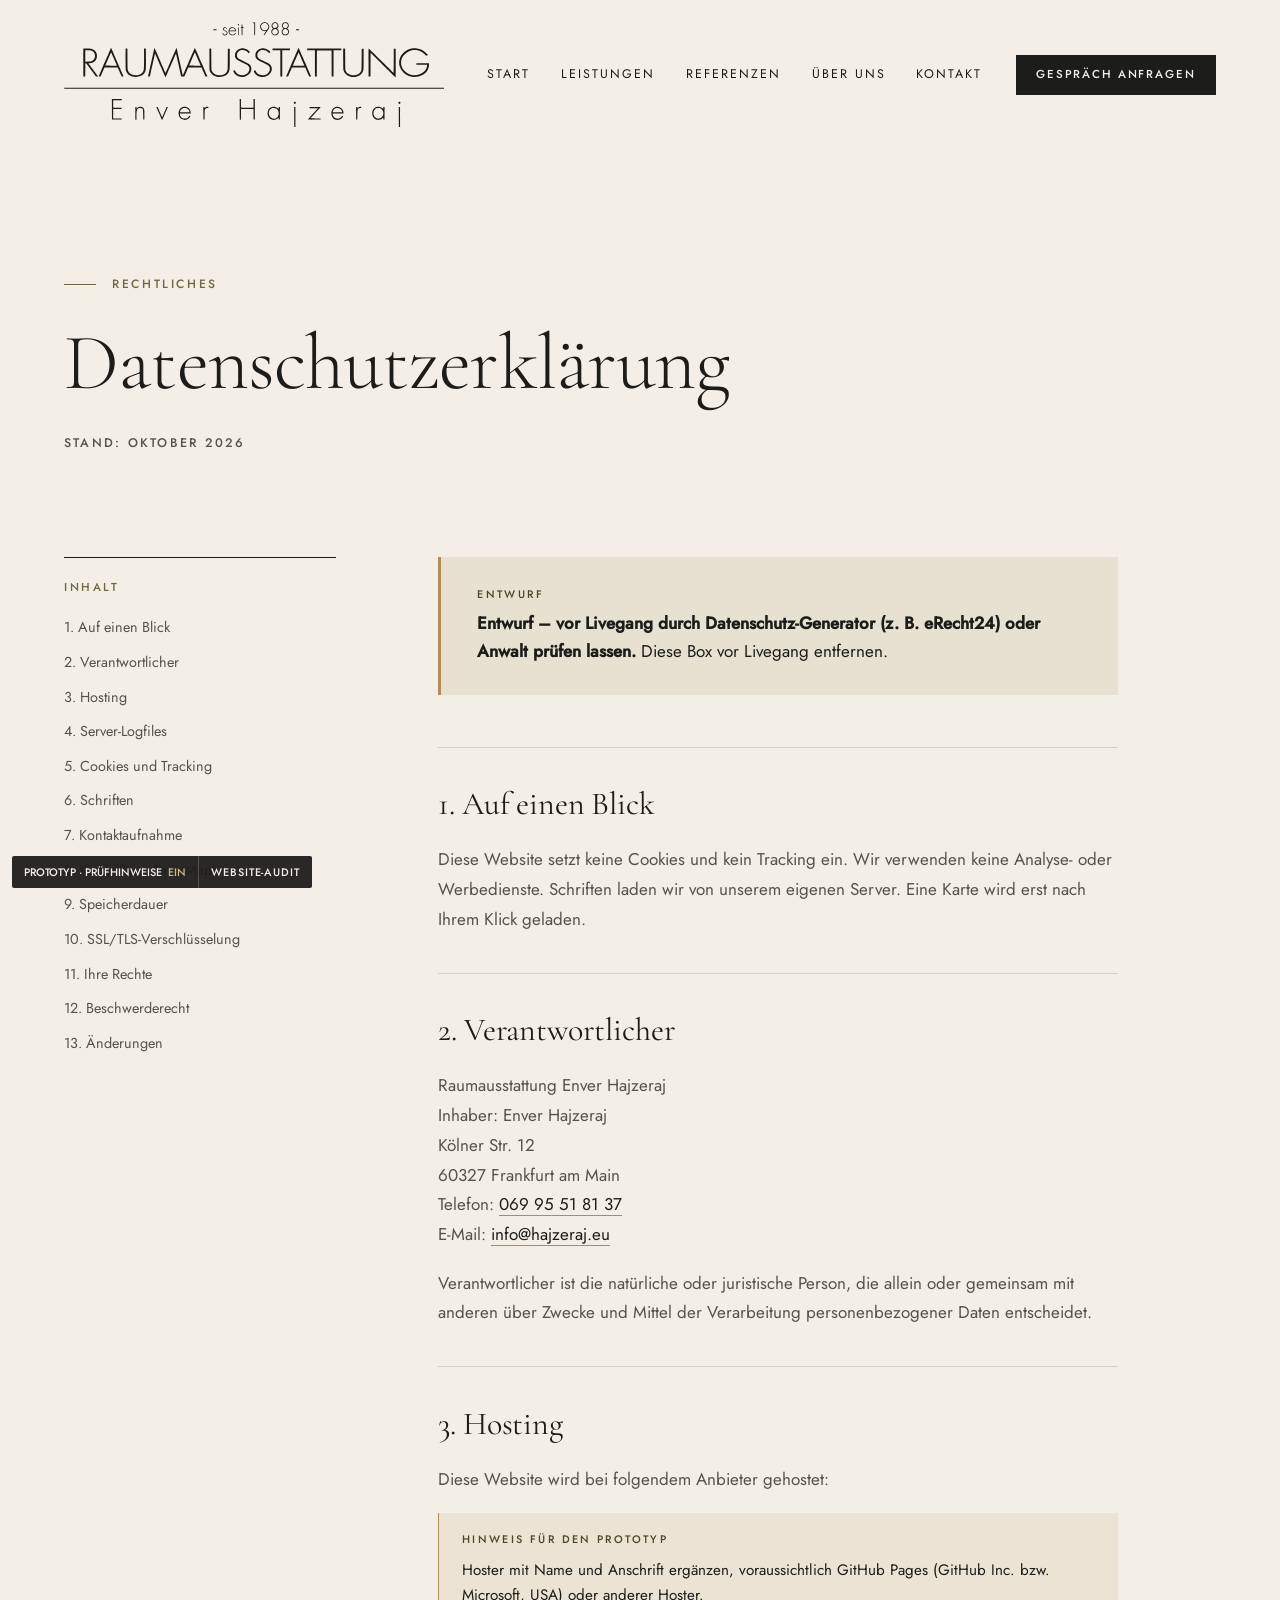
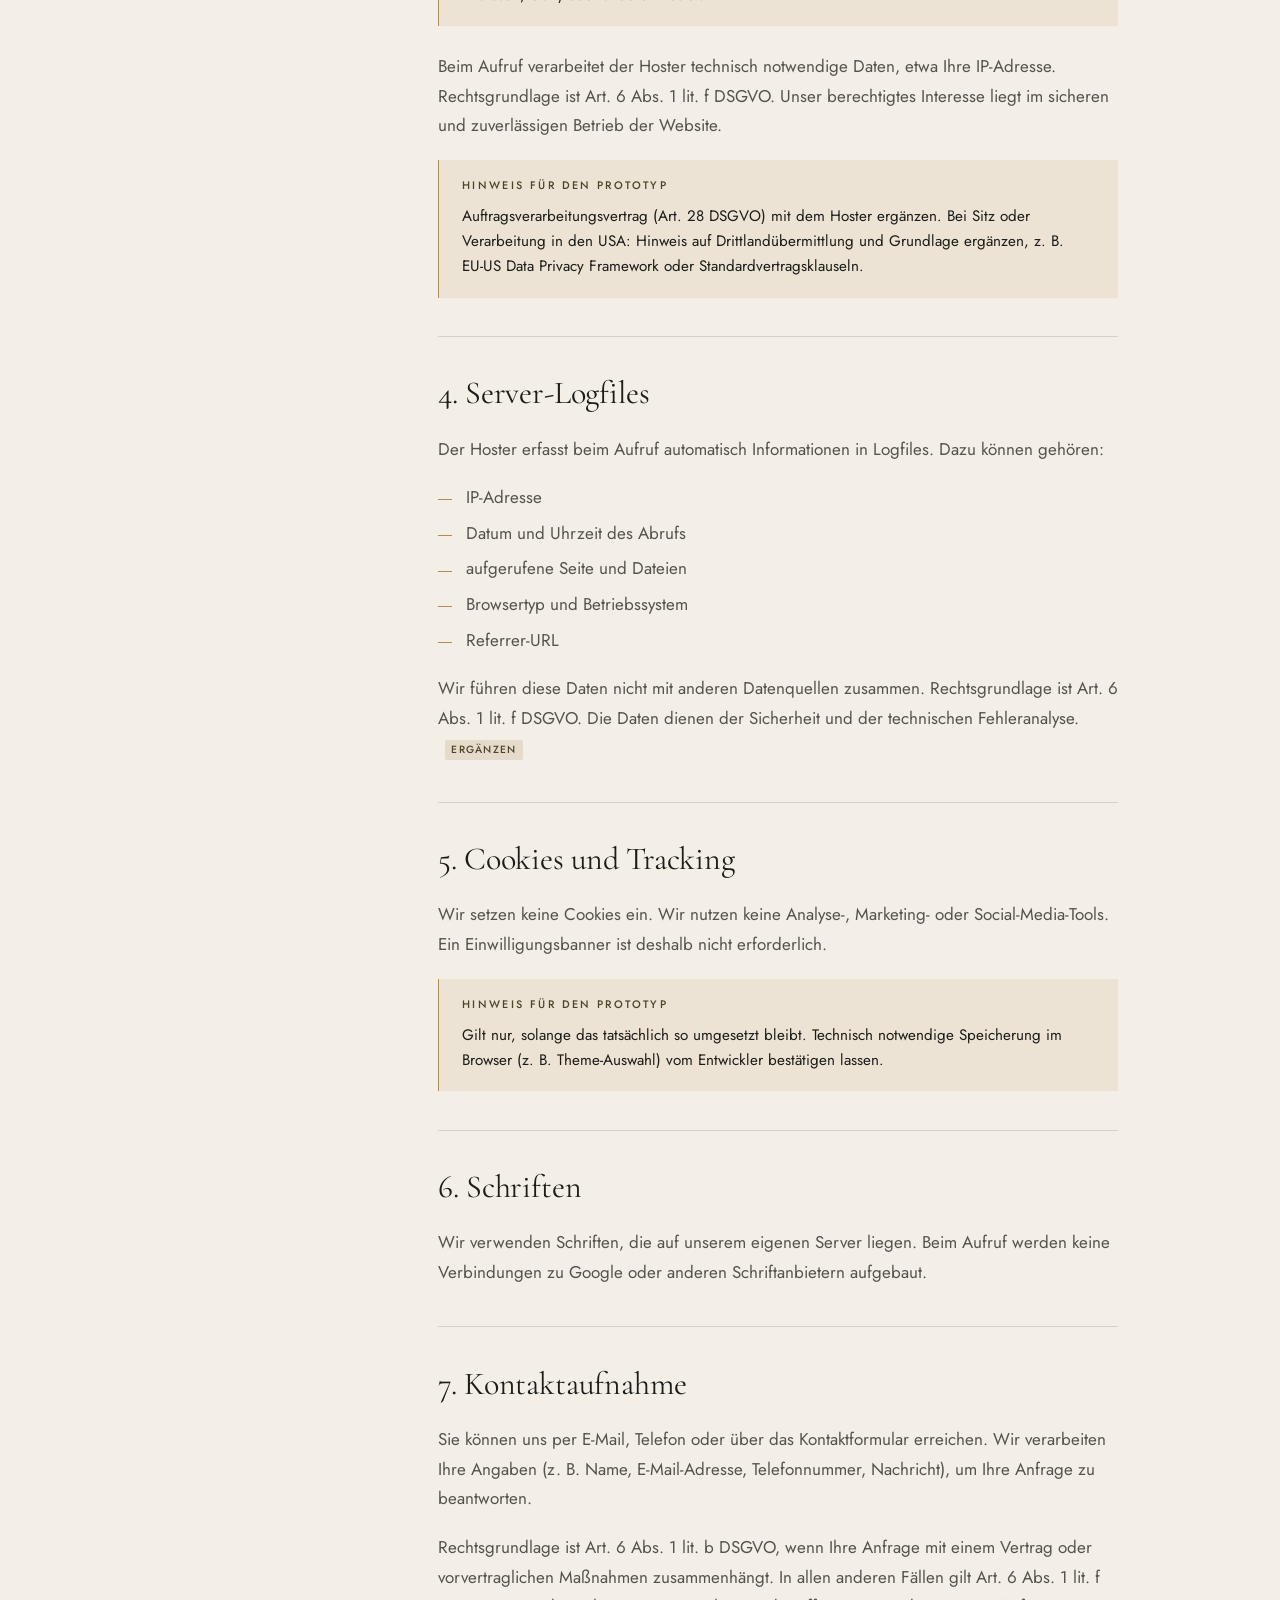
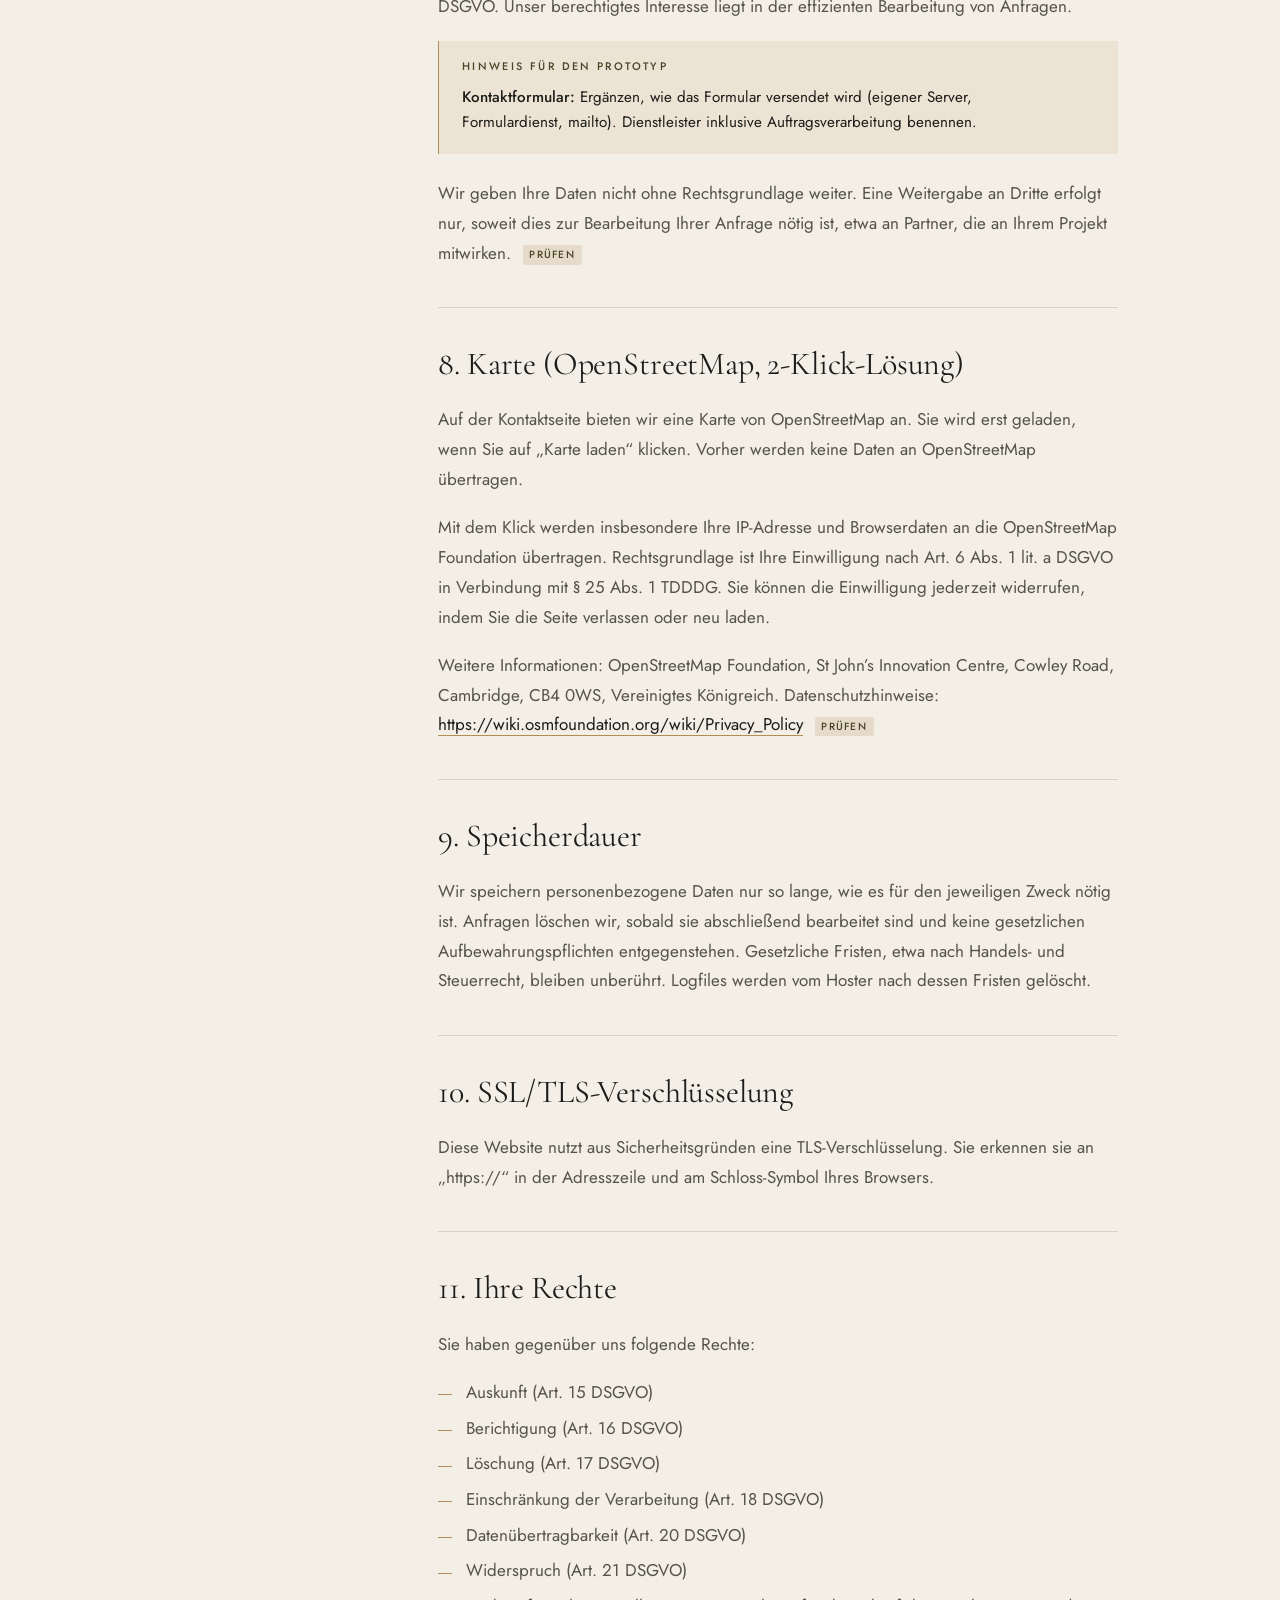
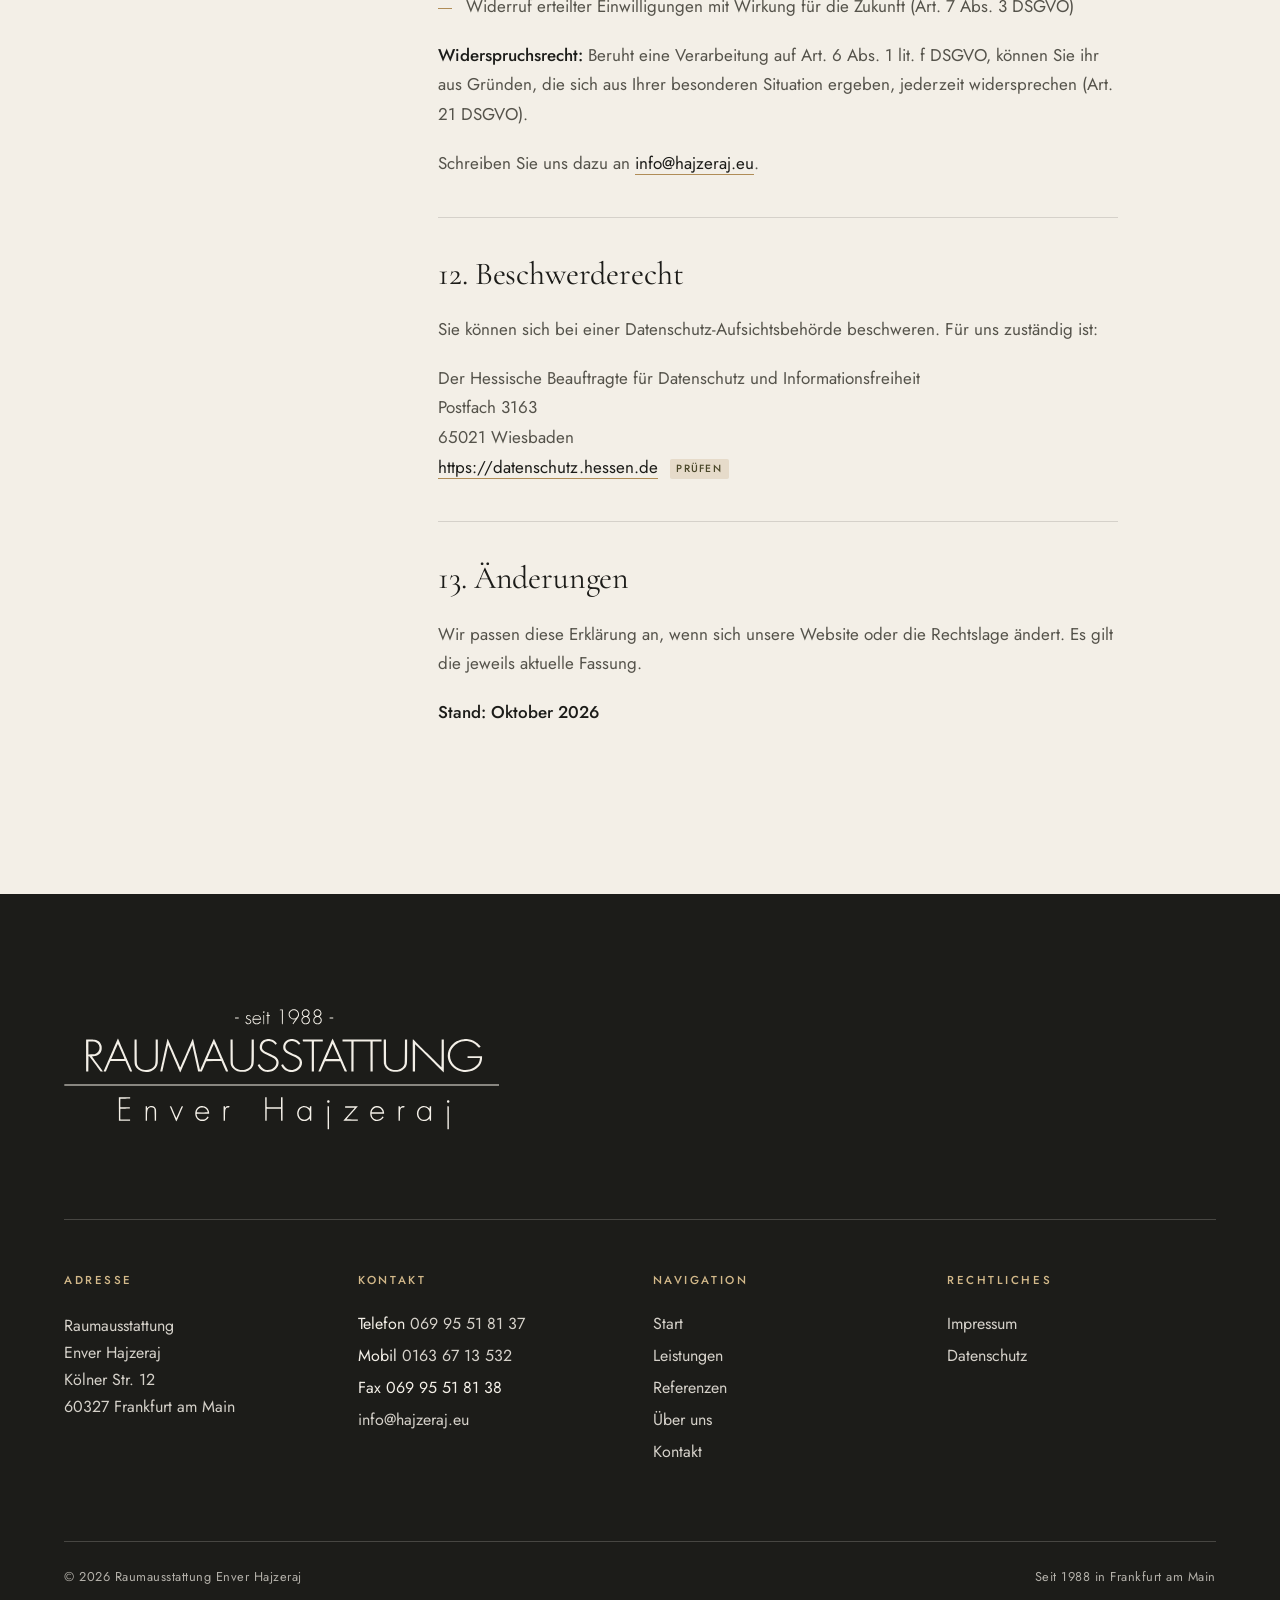
<file: datenschutz.html>
<!doctype html>
<html lang="de">
<head>
<meta charset="utf-8">
<meta name="viewport" content="width=device-width, initial-scale=1">
<title>Datenschutzerklärung – Raumausstattung Hajzeraj</title>
<meta name="description" content="Datenschutzerklärung der Raumausstattung Enver Hajzeraj: Welche Daten wir verarbeiten, warum, und welche Rechte Sie haben.">
<meta name="robots" content="noindex, nofollow">
<meta name="theme-color" content="#F3EFE7">
<meta property="og:type" content="website">
<meta property="og:locale" content="de_DE">
<meta property="og:title" content="Datenschutzerklärung – Raumausstattung Hajzeraj">
<meta property="og:description" content="Datenschutzerklärung der Raumausstattung Enver Hajzeraj: Welche Daten wir verarbeiten, warum, und welche Rechte Sie haben.">
<meta property="og:image" content="https://justolgay.github.io/hajzeraj-prototyp/assets/og.jpg">
<meta property="og:url" content="https://justolgay.github.io/hajzeraj-prototyp/datenschutz.html">
<meta property="og:image:width" content="1200">
<meta property="og:image:height" content="630">
<link rel="icon" href="assets/favicon.svg" type="image/svg+xml">
<link rel="preload" href="assets/fonts/jost-latin-400-normal.woff2" as="font" type="font/woff2" crossorigin>
<link rel="preload" href="assets/fonts/cormorant-garamond-latin-300-normal.woff2" as="font" type="font/woff2" crossorigin>
<script>document.documentElement.classList.add('js');</script>
<link rel="stylesheet" href="assets/css/style.css">
<link rel="stylesheet" href="assets/css/page-legal.css">
</head>
<body>
<a class="skip-link" href="#main">Zum Inhalt springen</a>
<header class="site-header" data-header>
  <div class="container site-header__inner">
    <a class="site-header__logo" href="index.html" aria-label="Raumausstattung Enver Hajzeraj – Startseite">
      <svg class="logo" viewBox="0 0 3000 830" aria-hidden="true" focusable="false"><path id="hz-logo" d="M 1572.219 3.925 C 1565.780 6.300, 1560.060 10.395, 1555.917 15.595 C 1551.539 21.090, 1550.367 23.647, 1548.967 30.763 C 1547.617 37.625, 1548.773 46.697, 1551.735 52.487 C 1558.705 66.110, 1574.745 74.354, 1589.293 71.792 C 1592.488 71.229, 1595.351 71.017, 1595.655 71.322 C 1595.959 71.626, 1591.661 78.210, 1586.104 85.953 C 1580.547 93.696, 1576 100.683, 1576 101.480 C 1576 102.717, 1578.825 105, 1580.355 105 C 1580.623 105, 1586.809 96.562, 1594.103 86.250 C 1618.083 52.343, 1618.554 51.550, 1619.964 42.708 C 1622.385 27.524, 1613.990 11.615, 1600.155 5.167 C 1592.528 1.612, 1579.999 1.055, 1572.219 3.925 M 1653.337 4.990 C 1636.615 13.345, 1634.002 37.139, 1648.532 48.733 C 1652.219 51.674, 1652.867 53, 1650.621 53 C 1648.282 53, 1641.208 60.654, 1638.935 65.644 C 1635.771 72.588, 1635.929 82.967, 1639.300 89.564 C 1644.676 100.088, 1653.716 105.465, 1666 105.448 C 1675.770 105.435, 1682.383 102.593, 1688.516 95.771 C 1693.665 90.044, 1695.392 85.039, 1695.238 76.290 C 1695.072 66.854, 1690.567 58.694, 1682.667 53.517 L 1679.948 51.736 1683.886 48.366 C 1689.457 43.597, 1693 36.042, 1693 28.929 C 1693 17.692, 1688.294 9.802, 1678.745 5.030 C 1670.230 0.775, 1661.797 0.762, 1653.337 4.990 M 1737.627 3.468 C 1731.997 5.475, 1727.129 9.810, 1723.711 15.861 C 1717.913 26.121, 1720.076 39.353, 1728.840 47.247 C 1732.752 50.771, 1734.046 53, 1732.180 53 C 1730.130 53, 1723.022 60.407, 1720.930 64.723 C 1719.106 68.487, 1718.612 71.196, 1718.603 77.500 C 1718.588 87.085, 1720.475 91.418, 1727.476 97.871 C 1733.935 103.825, 1737.979 105.352, 1747.500 105.432 C 1754.327 105.490, 1756.339 105.088, 1761.224 102.689 C 1774.377 96.230, 1780.198 81.742, 1775.353 67.522 C 1773.755 62.833, 1766.288 53.895, 1763 52.736 C 1761.883 52.343, 1762.581 51.193, 1765.737 48.231 C 1771.004 43.288, 1774.975 35.039, 1774.995 29 C 1775.028 18.864, 1768.577 8.575, 1759.556 4.374 C 1753.672 1.634, 1743.905 1.231, 1737.627 3.468 M 1488.557 5.223 C 1487.701 6.445, 1487 7.795, 1487 8.223 C 1487 8.650, 1490.375 9, 1494.500 9 L 1502 9 1502 56.433 C 1502 101.789, 1502.081 103.891, 1503.859 104.455 C 1504.882 104.780, 1506.457 104.762, 1507.359 104.416 C 1508.850 103.843, 1509 99.187, 1509 53.393 L 1509 3 1499.557 3 C 1490.932 3, 1489.978 3.193, 1488.557 5.223 M 1574.275 9.654 C 1568.691 11.631, 1561.040 18.627, 1558.165 24.384 C 1551.219 38.292, 1557.168 55.701, 1571.475 63.337 C 1577.283 66.438, 1591.746 66.432, 1597.500 63.328 C 1615.672 53.523, 1618.923 29.107, 1603.858 15.563 C 1601.180 13.154, 1596.886 10.468, 1594.316 9.592 C 1588.570 7.634, 1579.904 7.661, 1574.275 9.654 M 1658.007 9.593 C 1643.981 15.675, 1641.467 36.363, 1653.770 44.450 C 1668.209 53.941, 1686 44.940, 1686 28.144 C 1686 13.613, 1671.261 3.845, 1658.007 9.593 M 1739.500 9.657 C 1731.423 13.901, 1726.262 22.464, 1727.267 29.955 C 1729.546 46.942, 1748.510 54.225, 1761.255 43.007 C 1775.238 30.698, 1766.018 7.877, 1747.128 8.040 C 1744.583 8.062, 1741.150 8.790, 1739.500 9.657 M 1374.223 17.557 C 1370.051 20.479, 1372.324 27, 1377.515 27 C 1379.872 27, 1383 23.737, 1383 21.277 C 1383 19.624, 1379.376 16, 1377.723 16 C 1377.020 16, 1375.445 16.701, 1374.223 17.557 M 1402.667 20.667 C 1402.300 21.033, 1402 25.955, 1402 31.603 L 1402 41.873 1398.750 42.187 C 1396.034 42.449, 1395.500 42.910, 1395.500 45 C 1395.500 47.087, 1396.034 47.552, 1398.734 47.812 L 1401.969 48.124 1402.234 75.704 C 1402.470 100.173, 1402.688 103.402, 1404.166 104.334 C 1405.375 105.096, 1406.267 105.023, 1407.416 104.070 C 1408.791 102.929, 1409 99.137, 1409 75.378 L 1409 48 1414 48 C 1418.889 48, 1419 47.933, 1419 45 C 1419 42.067, 1418.889 42, 1414 42 L 1409 42 1409 32.582 C 1409 27.402, 1408.727 22.452, 1408.393 21.582 C 1407.789 20.009, 1403.940 19.394, 1402.667 20.667 M 1263.424 43.019 C 1257.695 45.855, 1254.607 51.561, 1255.240 58.143 C 1255.856 64.560, 1258.918 67.788, 1268.331 71.944 C 1272.274 73.685, 1277.018 75.861, 1278.873 76.779 C 1290.920 82.739, 1283.116 101.288, 1269.220 99.721 C 1263.820 99.113, 1260.281 96.628, 1257.682 91.619 C 1255.975 88.330, 1255.395 87.935, 1253.116 88.507 C 1249.593 89.391, 1249.547 89.491, 1251.004 93.009 C 1252.951 97.711, 1255.800 100.857, 1260.091 103.047 C 1268.552 107.363, 1278.132 106.457, 1284.662 100.724 C 1289.073 96.850, 1291 92.547, 1291 86.566 C 1291 77.257, 1285.321 71.267, 1272.431 66.977 C 1262.999 63.838, 1259.095 58.428, 1262.147 52.726 C 1265.644 46.191, 1273.617 44.969, 1279.435 50.077 C 1285.289 55.217, 1289.931 51.840, 1284.490 46.400 C 1278.985 40.894, 1270.475 39.529, 1263.424 43.019 M 1319.882 42.381 C 1313.995 44.484, 1308.999 48.019, 1305.937 52.246 C 1293.617 69.253, 1298.491 94.201, 1315.792 102.697 C 1320.614 105.065, 1322.742 105.498, 1329.500 105.485 C 1339.318 105.467, 1344.492 103.350, 1351.258 96.585 C 1356.382 91.460, 1357.082 89.157, 1354.084 87.285 C 1352.405 86.236, 1351.727 86.627, 1348.595 90.449 C 1339.101 102.036, 1323.321 103.170, 1312.855 93.019 C 1309.426 89.693, 1307.774 87.066, 1306.598 83.068 C 1303.680 73.148, 1301.284 74, 1332.114 74 L 1359.227 74 1358.567 69.250 C 1356.104 51.539, 1344.793 40.903, 1328.568 41.044 C 1325.781 41.068, 1321.872 41.670, 1319.882 42.381 M 1374.480 43.191 C 1374.199 43.923, 1374.089 58.017, 1374.235 74.511 L 1374.500 104.500 1377 104.500 L 1379.500 104.500 1379.500 73.500 L 1379.500 42.500 1377.246 42.180 C 1376.006 42.004, 1374.761 42.459, 1374.480 43.191 M 1319.500 48.903 C 1312.481 52.164, 1306 60.404, 1306 66.065 C 1306 67.922, 1306.925 68, 1329 68 C 1351.519 68, 1352 67.957, 1352 65.950 C 1352 60.924, 1345.281 52.258, 1338.790 48.912 C 1333.928 46.407, 1324.881 46.402, 1319.500 48.903 M 1658.558 56.492 C 1651.011 59.180, 1645.987 64.620, 1643.903 72.359 C 1639.876 87.314, 1654.681 102.379, 1670.146 99.062 C 1685.396 95.791, 1692.972 80.614, 1686.071 67.158 C 1681.040 57.349, 1669.122 52.729, 1658.558 56.492 M 1739.625 56.408 C 1737.493 57.201, 1734.176 59.347, 1732.253 61.175 C 1719.105 73.676, 1725.006 94.683, 1742.868 98.968 C 1749.444 100.546, 1756.882 98.505, 1762.698 93.526 C 1773.772 84.048, 1772.123 65.845, 1759.523 58.460 C 1753.953 55.196, 1745.283 54.302, 1739.625 56.408 M 1179.667 58.667 C 1179.300 59.033, 1179 60.608, 1179 62.167 L 1179 65 1191.433 65 C 1202.673 65, 1203.922 64.822, 1204.455 63.141 C 1204.780 62.118, 1204.762 60.543, 1204.416 59.641 C 1203.881 58.249, 1202.008 58, 1192.060 58 C 1185.610 58, 1180.033 58.300, 1179.667 58.667 M 1831.667 58.667 C 1831.300 59.033, 1831 60.608, 1831 62.167 L 1831 65 1843.500 65 L 1856 65 1856 61.500 L 1856 58 1844.167 58 C 1837.658 58, 1832.033 58.300, 1831.667 58.667 M 366.263 215.250 C 363.454 221.438, 356.908 236.400, 351.717 248.500 C 346.525 260.600, 341.302 272.643, 340.108 275.262 C 338.915 277.881, 332.718 292.056, 326.337 306.762 C 319.956 321.468, 312.275 339.125, 309.267 346 C 306.259 352.875, 298.846 369.975, 292.793 384 C 286.740 398.025, 280.534 412.200, 279.001 415.500 C 275.245 423.590, 273 429.060, 273 430.122 C 273 430.605, 276.386 431, 280.525 431 C 287.393 431, 288.128 430.804, 288.954 428.750 C 289.452 427.512, 293.514 418.175, 297.982 408 C 302.450 397.825, 309.068 382.637, 312.690 374.250 L 319.275 359 371.467 359 L 423.658 359 425.804 363.750 C 426.984 366.363, 432.031 377.950, 437.019 389.500 C 442.007 401.050, 448.184 415.113, 450.745 420.750 L 455.401 431 462.700 431 C 466.715 431, 470 430.577, 470 430.061 C 470 429.544, 463.925 415.117, 456.500 398 C 449.075 380.883, 443 366.723, 443 366.532 C 443 366.341, 440.975 361.851, 438.500 356.554 C 436.025 351.257, 434 346.747, 434 346.530 C 434 346.115, 405.274 279.693, 401.767 272 C 400.639 269.525, 394.881 256.250, 388.973 242.500 C 377.358 215.472, 372.210 204, 371.697 204 C 371.518 204, 369.072 209.063, 366.263 215.250 M 710.677 217.340 C 709.134 224.578, 705.885 239.275, 703.457 250 C 698.613 271.397, 692.148 300.393, 685.844 329 C 683.602 339.175, 681.188 349.975, 680.479 353 C 678.345 362.113, 675.053 376.821, 672.420 389 C 671.053 395.325, 668.423 407.025, 666.575 415 C 664.728 422.975, 663.551 429.861, 663.960 430.302 C 664.369 430.742, 667.582 430.967, 671.102 430.802 L 677.500 430.500 679.273 423.500 C 680.248 419.650, 682.657 409.075, 684.625 400 C 686.594 390.925, 690.594 372.925, 693.515 360 C 696.437 347.075, 699.130 334.925, 699.500 333 C 699.870 331.075, 702.562 318.925, 705.480 306 C 708.399 293.075, 712.245 275.750, 714.026 267.500 C 715.808 259.250, 717.609 251.600, 718.030 250.500 C 718.753 248.606, 718.846 248.633, 719.779 251 C 720.320 252.375, 723.251 259.125, 726.291 266 C 731.884 278.648, 750.683 322.133, 758.499 340.500 C 760.840 346, 763.890 352.975, 765.277 356 C 767.962 361.854, 786.890 405.622, 795.244 425.291 C 797.998 431.777, 800.687 436.938, 801.220 436.760 C 801.752 436.583, 805.314 429.252, 809.136 420.469 C 823.780 386.813, 841.477 346.049, 846.025 335.500 C 848.634 329.450, 856.481 311.450, 863.463 295.500 C 870.446 279.550, 877.765 262.788, 879.728 258.250 C 881.691 253.713, 883.611 250, 883.994 250 C 884.378 250, 885.469 253.488, 886.419 257.750 C 887.370 262.012, 890.334 275.400, 893.007 287.500 C 895.679 299.600, 900.153 319.850, 902.948 332.500 C 905.743 345.150, 909.367 361.350, 911 368.500 C 912.633 375.650, 916.237 391.850, 919.009 404.500 C 921.780 417.150, 924.293 428.287, 924.591 429.250 C 925.070 430.793, 926.595 431, 937.449 431 L 949.763 431 953.510 422.250 C 955.572 417.438, 958.804 410.141, 960.694 406.035 C 962.585 401.930, 965.647 394.955, 967.499 390.535 C 969.352 386.116, 973.138 377.325, 975.914 371 L 980.960 359.500 1033.299 359.241 L 1085.638 358.983 1088.263 365.241 C 1090.773 371.223, 1097.955 387.725, 1110.790 417 L 1116.709 430.500 1124.483 430.794 C 1133.617 431.140, 1133.488 432.844, 1125.684 415 C 1122.677 408.125, 1114.363 389, 1107.208 372.500 C 1100.052 356, 1092.621 338.900, 1090.692 334.500 C 1087.389 326.963, 1074.325 296.811, 1046.556 232.640 C 1039.925 217.317, 1034.062 204.786, 1033.526 204.793 C 1032.990 204.801, 1030.167 210.363, 1027.252 217.154 C 1024.336 223.944, 1020.999 231.525, 1019.834 234 C 1018.670 236.475, 1016.481 241.425, 1014.971 245 C 1013.461 248.575, 1008.404 260.275, 1003.732 271 C 999.061 281.725, 990.046 302.425, 983.699 317 C 977.352 331.575, 965.772 358.125, 957.965 376 C 950.159 393.875, 942.618 411.323, 941.209 414.773 C 939.799 418.223, 938.270 420.670, 937.810 420.210 C 937.351 419.751, 934.954 410.178, 932.484 398.938 C 930.014 387.697, 926.900 373.775, 925.563 368 C 924.226 362.225, 921.066 348.050, 918.540 336.500 C 916.014 324.950, 913.039 311.675, 911.928 307 C 909.590 297.155, 909.195 295.405, 904.044 272 C 899.972 253.500, 894.067 226.816, 891.112 213.557 C 890.138 209.188, 888.921 205.474, 888.408 205.303 C 887.895 205.132, 886.739 206.681, 885.839 208.746 C 884.940 210.811, 877.591 227.800, 869.508 246.500 C 861.426 265.200, 853.087 284.325, 850.977 289 C 848.867 293.675, 842.800 307.625, 837.495 320 C 832.190 332.375, 826.611 345.200, 825.097 348.500 C 823.583 351.800, 817.915 364.850, 812.503 377.500 C 807.090 390.150, 802.226 401.071, 801.693 401.769 C 801.001 402.675, 799.237 399.530, 795.522 390.769 C 792.661 384.021, 784.573 365.225, 777.548 349 C 764.832 319.632, 762.873 315.115, 746.755 278 C 742.098 267.275, 734.216 249.046, 729.241 237.492 C 717.957 211.288, 715.193 205.237, 714.238 204.647 C 713.823 204.391, 712.220 210.102, 710.677 217.340 M 1850.219 207.572 C 1848.207 211.517, 1844.941 218.970, 1823.692 268.112 C 1817.363 282.749, 1810.978 297.361, 1809.504 300.584 C 1808.030 303.807, 1801.951 317.707, 1795.995 331.472 C 1790.039 345.237, 1778.153 372.636, 1769.583 392.358 C 1761.012 412.079, 1754 428.862, 1754 429.651 C 1754 430.793, 1755.466 431.027, 1761.152 430.794 L 1768.305 430.500 1773.125 420 C 1775.777 414.225, 1782.802 398.250, 1788.738 384.500 L 1799.530 359.500 1851.946 359.500 L 1904.363 359.500 1912.245 377.500 C 1916.580 387.400, 1922.842 401.792, 1926.161 409.481 C 1929.480 417.171, 1933.061 425.159, 1934.118 427.231 L 1936.041 431 1943.520 431 C 1947.634 431, 1951 430.798, 1951 430.550 C 1951 430.303, 1949.156 425.915, 1946.901 420.800 C 1939.139 403.188, 1919.745 358.480, 1915.321 348 C 1912.883 342.225, 1909.737 335.057, 1908.330 332.071 C 1906.923 329.084, 1903.853 322.109, 1901.508 316.571 C 1899.162 311.032, 1891.386 293, 1884.226 276.500 C 1877.067 260, 1867.343 237.584, 1862.618 226.686 C 1851.531 201.113, 1852.641 202.824, 1850.219 207.572 M 1396.704 208.539 C 1388.759 210.119, 1379.946 213.269, 1375 216.295 C 1364.795 222.539, 1355.299 234.808, 1352.074 245.916 C 1346.179 266.222, 1349.755 281.866, 1363.189 294.540 C 1369.420 300.418, 1372.548 302.256, 1395.296 313.402 C 1409.158 320.195, 1423.633 327.194, 1427.463 328.956 C 1445.690 337.344, 1456.095 345.501, 1460.942 355.201 C 1463.575 360.470, 1464 362.413, 1464 369.191 C 1464 407.345, 1416.542 432.955, 1379.369 414.860 C 1370.149 410.372, 1357.947 398.251, 1352.545 388.215 C 1350.389 384.208, 1348.147 381.131, 1347.562 381.377 C 1338.054 385.374, 1336 386.420, 1336 387.265 C 1336 387.814, 1337.912 391.883, 1340.250 396.309 C 1350.221 415.186, 1369.780 429.152, 1391.668 433.023 C 1400.394 434.567, 1417.914 433.800, 1426.500 431.500 C 1435.895 428.983, 1449.961 421.567, 1457.326 415.248 C 1469.598 404.719, 1475.737 394.365, 1478.543 379.465 C 1481.654 362.943, 1477.424 347.519, 1466.893 336.988 C 1458.360 328.455, 1456.967 327.679, 1410.500 305.572 C 1387.746 294.747, 1384.144 292.793, 1378.373 288.144 C 1367.841 279.659, 1364.376 272.165, 1365.243 259.746 C 1365.902 250.299, 1368.890 242.725, 1374.469 236.352 C 1383.663 225.851, 1394.846 221, 1409.859 221 C 1427.449 221, 1443.335 228.473, 1453 241.295 C 1454.925 243.849, 1456.856 245.952, 1457.292 245.969 C 1458.992 246.035, 1466.924 239.410, 1466.961 237.894 C 1467.055 234.004, 1456.511 223.475, 1445.672 216.636 C 1441.186 213.805, 1430.145 209.942, 1422.162 208.409 C 1413.275 206.702, 1405.747 206.741, 1396.704 208.539 M 1557.507 208.622 C 1539.718 211.832, 1524.065 223.013, 1516.745 237.737 C 1512.014 247.255, 1510.643 254.293, 1511.244 265.996 C 1511.898 278.724, 1514.640 284.855, 1523.733 293.916 C 1531.060 301.217, 1526.162 298.549, 1585 327.289 C 1603.259 336.209, 1607.509 338.717, 1613.196 343.935 C 1622.350 352.333, 1625 358.024, 1625 369.282 C 1625 382.695, 1621.272 391.765, 1611.634 401.803 C 1601.559 412.295, 1590.167 418.062, 1575.451 420.121 C 1566.333 421.396, 1553.761 420.191, 1546.002 417.297 C 1533.438 412.610, 1521.123 401.512, 1513.856 388.326 L 1509.902 381.151 1504.701 383.251 C 1501.841 384.405, 1498.959 385.758, 1498.299 386.257 C 1495.090 388.680, 1508.662 409.352, 1518.818 417.510 C 1526.755 423.886, 1540.896 430.626, 1550.208 432.472 C 1571.849 436.762, 1593.943 432.283, 1612.560 419.832 C 1643.955 398.833, 1650.475 358.626, 1626.274 335.246 C 1620.123 329.303, 1617.451 327.737, 1593.538 316.069 C 1579.217 309.082, 1563.675 301.617, 1559 299.480 C 1534.769 288.409, 1525.117 276.658, 1526.214 259.566 C 1527.637 237.392, 1546.492 221, 1570.574 221 C 1587.579 221, 1600.715 226.623, 1612.041 238.751 C 1619.792 247.051, 1618.908 246.929, 1626.412 240.734 L 1629.323 238.330 1626.246 233.858 C 1617.739 221.494, 1601.721 211.921, 1583.873 208.535 C 1574.137 206.689, 1568.111 206.708, 1557.507 208.622 M 2757.500 207.691 C 2737.094 210.350, 2721.080 215.202, 2706.882 223.027 C 2680.332 237.661, 2661.318 259.258, 2652.175 285.165 C 2640.433 318.434, 2644.271 349.523, 2663.798 379.325 C 2681.922 406.987, 2713.389 427, 2747.442 432.523 C 2797.383 440.623, 2853.202 415.973, 2872.343 377.365 C 2878.774 364.394, 2882 350.257, 2882 335.042 L 2882 325 2832 325 L 2782 325 2782 331.500 L 2782 338 2824.500 338 L 2867 338 2867 340.403 C 2867 345.147, 2863.180 361.624, 2860.625 367.898 C 2851.823 389.516, 2826.474 408.621, 2795 417.358 C 2785.025 420.128, 2769.216 421.271, 2757.374 420.079 C 2731.705 417.496, 2709.771 407.376, 2691.131 389.518 C 2658.805 358.547, 2651.872 312.060, 2673.992 274.609 C 2688.135 250.666, 2713.531 231.504, 2740.500 224.430 C 2754.067 220.872, 2775.560 219.981, 2788.001 222.461 C 2814.109 227.667, 2828.813 235.603, 2847.866 254.772 C 2861.685 268.674, 2860.505 268.282, 2868.450 261.606 L 2872.401 258.287 2862.131 247.731 C 2840.163 225.152, 2816.222 212.723, 2786.500 208.468 C 2777.156 207.131, 2764.419 206.789, 2757.500 207.691 M 2404.246 319.676 L 2404.500 430.500 2412.245 430.792 L 2419.990 431.084 2420.245 336.631 L 2420.500 242.177 2474 295.239 C 2503.425 324.423, 2547.536 368.258, 2572.025 392.650 C 2596.514 417.043, 2617.103 437, 2617.779 437 C 2618.746 437, 2618.954 412.795, 2618.754 323.750 L 2618.500 210.500 2611 210.500 L 2603.500 210.500 2603.245 305.832 C 2603.085 365.768, 2602.636 401.040, 2602.036 400.832 C 2601.511 400.649, 2592.626 392.166, 2582.291 381.980 C 2571.956 371.793, 2536.955 337.368, 2504.511 305.480 C 2472.068 273.591, 2436.832 238.950, 2426.209 228.500 C 2415.587 218.050, 2406.242 209.354, 2405.444 209.176 C 2404.179 208.894, 2404.024 223.210, 2404.246 319.676 M 152.461 211.250 C 152.199 211.938, 152.101 261.550, 152.242 321.500 L 152.500 430.500 160 430.500 L 167.500 430.500 168 378.500 L 168.500 326.500 171.157 326.193 C 172.825 326, 174.501 326.623, 175.657 327.865 C 176.671 328.955, 185.592 340.793, 195.483 354.173 C 205.374 367.553, 221.136 388.850, 230.510 401.500 C 239.884 414.150, 248.585 425.962, 249.845 427.750 C 252.121 430.979, 252.192 431, 260.568 431 C 265.206 431, 269 430.743, 269 430.429 C 269 429.870, 229.729 376.633, 205.334 344.120 C 198.574 335.111, 193.244 327.414, 193.489 327.017 C 193.735 326.620, 198.339 326.052, 203.720 325.755 C 231.392 324.230, 252.213 308.476, 258.511 284.297 C 260.438 276.900, 260.421 261.068, 258.478 253.460 C 255.018 239.906, 247.231 228.667, 236.252 221.379 C 223.278 212.767, 208.557 210.050, 174.719 210.020 C 158.199 210.005, 152.822 210.302, 152.461 211.250 M 486.708 210.626 C 486.318 211.015, 486 246.886, 486 290.339 C 486 379.684, 486.020 379.971, 493.150 394.846 C 505.021 419.613, 535.664 435.115, 570 433.725 C 584.098 433.154, 592.420 431.434, 603.133 426.876 C 628.977 415.879, 642.620 398.521, 646.054 372.267 C 646.689 367.415, 646.963 335.605, 646.785 287.500 L 646.500 210.500 639.250 210.206 L 632 209.912 631.999 281.706 C 631.998 353.209, 631.430 369.054, 628.457 380.542 C 624.042 397.595, 612.916 408.793, 593.261 415.963 C 560.765 427.818, 519.611 415.626, 507.940 390.686 C 501.609 377.157, 501.691 378.354, 501.068 290.500 L 500.500 210.500 493.958 210.209 C 490.359 210.049, 487.097 210.237, 486.708 210.626 M 1147.988 210.706 C 1147.982 211.143, 1147.987 247.657, 1148 291.848 C 1148.026 381.407, 1147.988 380.840, 1154.783 395 C 1160.326 406.554, 1171.470 417.180, 1185.083 423.891 C 1201.136 431.805, 1208.224 433.371, 1228 433.371 C 1247.066 433.371, 1254.531 431.832, 1269 424.918 C 1282.992 418.233, 1292.432 410.083, 1299.282 398.774 C 1308.519 383.526, 1309.183 375.414, 1308.798 282.500 L 1308.500 210.500 1301 210.500 L 1293.500 210.500 1292.950 292.500 C 1292.342 383.155, 1292.615 379.364, 1285.752 392.292 C 1279.653 403.779, 1265.513 413.526, 1248.203 418.175 C 1237.062 421.167, 1219.490 421.139, 1208.030 418.110 C 1190.006 413.348, 1175.358 402.841, 1169.535 390.500 C 1163.485 377.678, 1163.685 380.714, 1163.067 292 L 1162.500 210.500 1155.250 210.206 C 1151.263 210.045, 1147.995 210.270, 1147.988 210.706 M 1646.667 210.667 C 1645.833 211.500, 1645.789 220.285, 1646.607 222.418 C 1647.142 223.813, 1650.815 224, 1677.607 224 L 1708 224 1708 327.500 L 1708 431 1715.500 431 L 1723 431 1723 327.500 L 1723 224 1753.500 224 L 1784 224 1784 217 L 1784 210 1715.667 210 C 1678.083 210, 1647.033 210.300, 1646.667 210.667 M 1920 217 L 1920 224 1950.500 224 L 1981 224 1981 327.500 L 1981 431 1988.495 431 L 1995.991 431 1996.245 327.750 L 1996.500 224.500 2054.500 224.500 L 2112.500 224.500 2112.755 327.750 L 2113.009 431 2120.505 431 L 2128 431 2128 327.500 L 2128 224 2158.500 224 L 2189 224 2189 217 L 2189 210 2054.500 210 L 1920 210 1920 217 M 2204.403 211.392 C 2204.090 212.207, 2204.039 248.789, 2204.288 292.686 C 2204.675 360.988, 2204.972 373.563, 2206.343 379.871 C 2210.502 398.998, 2223.124 414.543, 2242.083 423.891 C 2258.136 431.805, 2265.224 433.371, 2285 433.371 C 2304.776 433.371, 2311.864 431.805, 2327.917 423.891 C 2341.529 417.180, 2352.751 406.527, 2358.350 395 C 2365.544 380.193, 2365.478 381.152, 2365.489 291 L 2365.500 210.500 2358 210.500 L 2350.500 210.500 2349.920 292 C 2349.529 347.052, 2348.975 375.017, 2348.215 378.174 C 2343.401 398.154, 2328.636 411.880, 2305.175 418.182 C 2294.068 421.165, 2276.476 421.135, 2265.040 418.113 C 2246.721 413.272, 2233.119 403.610, 2226.782 390.936 C 2220.407 378.188, 2220.625 381.385, 2220.037 292 L 2219.500 210.500 2212.236 210.206 C 2206.549 209.976, 2204.848 210.233, 2204.403 211.392 M 168 268.615 L 168 313.230 188.250 312.783 C 205.901 312.393, 209.323 312.049, 214.917 310.101 C 233.223 303.726, 245 287.233, 245 267.971 C 245 256.860, 238.893 242.747, 231.073 235.789 C 221.007 226.832, 210.148 224.042, 185.250 224.017 L 168 224 168 268.615 M 362.005 261.200 C 356.893 272.915, 347.446 294.650, 341.012 309.500 C 334.578 324.350, 328.568 337.940, 327.657 339.700 C 326.746 341.461, 326 343.373, 326 343.950 C 326 344.668, 340.433 345, 371.617 345 C 414.595 345, 417.203 344.899, 416.708 343.250 C 416.419 342.288, 410.127 327.550, 402.727 310.500 C 395.326 293.450, 385.570 270.950, 381.045 260.500 C 376.521 250.050, 372.477 241.140, 372.059 240.700 C 371.642 240.260, 367.117 249.485, 362.005 261.200 M 1031.613 243.073 C 1030.162 246.541, 1019.303 271.539, 999.086 317.947 C 992.988 331.942, 988 343.755, 988 344.197 C 988 344.638, 1008.475 345, 1033.500 345 C 1058.525 345, 1079 344.836, 1079 344.636 C 1079 344.435, 1073.093 330.598, 1065.873 313.886 C 1058.653 297.174, 1051.654 280.863, 1050.320 277.640 C 1048.986 274.417, 1046.336 268.407, 1044.432 264.285 C 1042.528 260.163, 1039.563 253.350, 1037.842 249.145 C 1033.844 239.374, 1033.358 238.900, 1031.613 243.073 M 1849.213 246 C 1847.536 249.575, 1841.591 263.075, 1836.002 276 C 1830.412 288.925, 1825.210 300.850, 1824.439 302.500 C 1823.669 304.150, 1819.247 314.275, 1814.613 325 L 1806.188 344.500 1851.750 344.760 C 1876.810 344.903, 1897.501 344.833, 1897.730 344.603 C 1897.960 344.374, 1897.419 342.777, 1896.529 341.055 C 1895.638 339.334, 1887.018 319.607, 1877.372 297.218 C 1867.727 274.829, 1858.708 254.048, 1857.332 251.039 C 1855.955 248.029, 1854.251 244.202, 1853.546 242.534 L 1852.262 239.500 1849.213 246 M 2 523.500 L 2 527 1501 527 L 3000 527 3000 523.500 L 3000 520 1501 520 L 2 520 2 523.500 M 378.244 689.250 L 378.500 770.500 417 770.500 L 455.500 770.500 455.500 766 L 455.500 761.500 422.266 761.237 L 389.031 760.973 388.487 758.737 C 388.187 757.506, 388.067 740.975, 388.221 722 L 388.500 687.500 421 686.965 C 438.875 686.671, 453.613 686.334, 453.750 686.215 C 453.887 686.097, 454 683.975, 454 681.500 L 454 677 421.519 677 L 389.038 677 388.488 674.750 C 388.186 673.513, 388.065 660.350, 388.219 645.500 L 388.500 618.500 422 617.966 C 440.425 617.673, 455.613 617.335, 455.750 617.216 C 455.887 617.097, 456 614.975, 456 612.500 L 456 608 416.994 608 L 377.988 608 378.244 689.250 M 1387.244 689.250 L 1387.500 770.500 1392.239 770.804 L 1396.978 771.109 1397.239 729.304 L 1397.500 687.500 1446.739 687.241 L 1495.978 686.981 1496.239 728.741 L 1496.500 770.500 1501.500 770.500 L 1506.500 770.500 1506.500 689.500 L 1506.500 608.500 1501.250 608.198 L 1496 607.895 1496 642.448 L 1496 677 1447.107 677 C 1403.445 677, 1398.149 676.831, 1397.607 675.418 C 1397.273 674.548, 1397 659.023, 1397 640.918 L 1397 608 1391.994 608 L 1386.988 608 1387.244 689.250 M 1816.455 631.455 C 1811.151 636.758, 1814.950 646.400, 1822.343 646.400 C 1827.453 646.400, 1831 642.868, 1831 637.780 C 1831 632.610, 1827.505 629, 1822.500 629 C 1820.021 629, 1818.149 629.760, 1816.455 631.455 M 2642.455 631.455 C 2639.028 634.881, 2639.063 640.771, 2642.527 644.026 C 2648.143 649.301, 2657 645.479, 2657 637.780 C 2657 632.610, 2653.505 629, 2648.500 629 C 2646.021 629, 2644.149 629.760, 2642.455 631.455 M 598 668.664 C 589.187 670.243, 580.117 675.554, 576.121 681.475 C 574.813 683.414, 573.350 685, 572.871 685 C 572.392 685, 572 681.850, 572 678 L 572 671 567.500 671 L 563 671 563 721 L 563 771 567.500 771 L 572 771 572.017 746.250 C 572.037 718.198, 573.058 705.744, 576.078 696.739 C 578.695 688.936, 581.809 684.782, 587.574 681.404 C 596.208 676.344, 611.456 677.170, 617.890 683.047 C 624.373 688.968, 624.448 689.485, 625 732 L 625.500 770.500 630 770.500 L 634.500 770.500 634.796 734.500 C 635.051 703.459, 634.861 697.605, 633.420 692 C 629.606 677.170, 621.171 670.123, 605.500 668.677 C 602.750 668.423, 599.375 668.417, 598 668.664 M 945 669.123 C 938.150 670.279, 927.955 674.976, 922.378 679.547 C 916.568 684.307, 909.654 695.087, 907.014 703.500 C 904.012 713.067, 903.964 728.686, 906.909 738.072 C 910.750 750.318, 919.565 761.374, 929.809 766.797 C 949.028 776.970, 971.051 774.383, 986.256 760.166 C 991.331 755.420, 997 747.993, 997 746.090 C 997 745.513, 995.213 744.129, 993.029 743.015 L 989.057 740.989 987.570 743.864 C 985.094 748.653, 975.837 757.088, 970 759.875 C 965.095 762.216, 963.310 762.500, 953.500 762.500 C 943.679 762.500, 941.892 762.215, 936.825 759.840 C 929.647 756.475, 923.134 750.500, 919.634 744.069 C 917.184 739.568, 914.062 728.280, 914.017 723.761 C 914.001 722.139, 916.919 722.004, 957.250 721.761 L 1000.500 721.500 1000.385 715.769 C 1000.322 712.617, 999.695 707.892, 998.992 705.269 C 997.054 698.043, 991.172 687.360, 986.463 682.516 C 976.304 672.063, 959.584 666.662, 945 669.123 M 1127.500 668.914 C 1125.850 669.327, 1123.104 670.393, 1121.398 671.282 C 1118.109 672.996, 1112 679.373, 1112 681.094 C 1112 681.657, 1111.550 681.840, 1111 681.500 C 1110.450 681.160, 1110 678.659, 1110 675.941 L 1110 671 1104.991 671 L 1099.981 671 1100.241 720.750 L 1100.500 770.500 1105 770.500 L 1109.500 770.500 1110.078 735.500 C 1110.439 713.642, 1111.108 698.623, 1111.861 695.500 C 1114.864 683.044, 1121.627 677.383, 1132.273 678.414 C 1137.942 678.964, 1138.080 678.916, 1140.019 675.737 C 1141.104 673.957, 1141.994 672.178, 1141.996 671.785 C 1142.008 669.591, 1132.396 667.687, 1127.500 668.914 M 1650.500 668.627 C 1628.199 671.665, 1612.891 685.979, 1608.446 707.954 C 1602.834 735.699, 1615.547 760.897, 1639.764 770.030 C 1656.084 776.185, 1675.577 772.134, 1688.514 759.898 C 1691.363 757.204, 1693.968 755, 1694.305 755 C 1694.641 755, 1695.047 758.487, 1695.208 762.750 L 1695.500 770.500 1700 770.500 L 1704.500 770.500 1704.759 720.750 L 1705.019 671 1700.009 671 L 1695 671 1695 678.500 C 1695 682.625, 1694.709 686, 1694.354 686 C 1693.998 686, 1691.583 684.013, 1688.986 681.584 C 1679.349 672.569, 1662.703 666.965, 1650.500 668.627 M 2152.500 668.984 C 2127.312 672.973, 2111 693.202, 2111 720.449 C 2111 731.716, 2112.437 737.958, 2117.208 747.411 C 2133.281 779.258, 2178.378 781.690, 2199.976 751.874 C 2201.639 749.578, 2203 747.137, 2203 746.449 C 2203 745.477, 2196.929 741, 2195.611 741 C 2195.460 741, 2193.859 743.281, 2192.053 746.068 C 2185.179 756.676, 2173.245 763.116, 2160.369 763.167 C 2138.238 763.254, 2122.242 748.621, 2120.832 727 L 2120.539 722.500 2163.519 722 L 2206.500 721.500 2206.800 718.427 C 2207.279 713.525, 2204.274 701.025, 2201.049 694.500 C 2192.173 676.542, 2171.936 665.906, 2152.500 668.984 M 2333.917 668.921 C 2328.854 669.924, 2323.284 673.625, 2319.986 678.178 C 2316.776 682.609, 2315.706 681.923, 2316.160 675.725 L 2316.469 671.500 2311.225 671.197 L 2305.981 670.895 2306.241 720.697 L 2306.500 770.500 2311 770.500 L 2315.500 770.500 2316.146 735 C 2316.623 708.769, 2317.169 698.140, 2318.239 694.291 C 2321.446 682.747, 2328.559 677.249, 2338.817 678.388 L 2344.500 679.019 2346.718 675.117 L 2348.935 671.216 2346.218 670.170 C 2342.046 668.566, 2337.858 668.140, 2333.917 668.921 M 2476.500 668.648 C 2470.230 669.458, 2464.268 671.407, 2457.693 674.798 C 2438.903 684.487, 2429.305 708.380, 2434.440 732.685 C 2436.358 741.767, 2438.330 746.260, 2443.727 753.848 C 2451.428 764.677, 2464.419 771.618, 2479 772.694 C 2492.041 773.657, 2504.844 769.044, 2514.514 759.898 C 2517.363 757.204, 2520.017 755, 2520.414 755 C 2520.810 755, 2521.031 758.167, 2520.906 762.039 C 2520.780 765.910, 2521.141 769.541, 2521.707 770.107 C 2522.273 770.673, 2524.483 770.993, 2526.618 770.818 L 2530.500 770.500 2530.759 720.697 L 2531.019 670.895 2525.829 671.197 L 2520.640 671.500 2520.888 678.235 C 2521.025 681.939, 2520.896 685.359, 2520.603 685.834 C 2520.309 686.309, 2517.823 684.534, 2515.078 681.888 C 2505.454 672.612, 2489.150 667.016, 2476.500 668.648 M 732.092 678.056 C 733.767 681.993, 739.193 694.504, 744.150 705.857 C 761.116 744.718, 771.983 769.824, 773.028 772.575 C 773.702 774.345, 774.419 774.981, 775.041 774.359 C 775.959 773.441, 787.522 747.490, 796.143 727 C 798.341 721.775, 800.982 715.700, 802.011 713.500 C 804.615 707.934, 820 671.871, 820 671.334 C 820 671.093, 817.738 671.031, 814.974 671.198 L 809.948 671.500 792.974 710.960 C 783.638 732.663, 776 750.588, 776 750.794 C 776 750.999, 775.519 751.006, 774.931 750.810 C 774.344 750.615, 772.611 747.540, 771.081 743.977 C 767.355 735.298, 757.937 713.679, 747.786 690.500 L 739.466 671.500 734.256 671.199 L 729.045 670.897 732.092 678.056 M 1817.244 749.698 L 1817.500 828.500 1822.274 828.500 L 1827.048 828.500 1827.036 750 L 1827.023 671.500 1822.005 671.198 L 1816.988 670.895 1817.244 749.698 M 1938 675.500 L 1938 680 1971.583 680 C 1990.220 680, 2005.018 680.387, 2004.833 680.870 C 2004.650 681.349, 1986.838 701.355, 1965.250 725.328 C 1943.662 749.300, 1926 769.388, 1926 769.967 C 1926 770.692, 1941.447 770.938, 1975.750 770.759 L 2025.500 770.500 2025.500 766 L 2025.500 761.500 1986.250 761.238 C 1964.662 761.095, 1947.009 760.645, 1947.021 760.238 C 1947.032 759.832, 1950.520 755.641, 1954.771 750.925 C 1967.972 736.280, 2023.242 674.596, 2024.817 672.750 C 2026.236 671.087, 2024.110 671, 1982.155 671 L 1938 671 1938 675.500 M 2643.244 749.698 L 2643.500 828.500 2648.262 828.500 L 2653.025 828.500 2653.029 750 L 2653.034 671.500 2648.011 671.198 L 2642.988 670.895 2643.244 749.698 M 942.286 679.392 C 928.447 683.909, 915.907 697.784, 915.599 708.920 L 915.500 712.500 951.882 712.763 C 976.367 712.939, 988.681 712.679, 989.539 711.967 C 992.508 709.503, 985.232 694.159, 978.073 687.789 C 971.003 681.499, 963.975 678.675, 954.500 678.318 C 949.609 678.134, 944.863 678.552, 942.286 679.392 M 1644.300 679.862 C 1630.353 684.681, 1620.514 697.116, 1617.714 713.461 C 1614.387 732.885, 1625.743 754.645, 1642.477 760.905 C 1652.286 764.575, 1665.608 763.791, 1675.019 758.990 C 1680.033 756.432, 1687.719 747.855, 1690.562 741.645 C 1696.990 727.605, 1696.457 708.494, 1689.297 696.253 C 1686.604 691.648, 1679.298 684.731, 1674.500 682.244 C 1666.029 677.852, 1653.073 676.831, 1644.300 679.862 M 2148.929 679.309 C 2135.461 683.113, 2121.920 697.760, 2121.604 708.868 L 2121.500 712.500 2159 712.500 L 2196.500 712.500 2196.221 709.500 C 2196.067 707.850, 2194.369 703.267, 2192.448 699.315 C 2186.189 686.442, 2174.905 678.907, 2161.020 678.330 C 2156.877 678.158, 2151.447 678.598, 2148.929 679.309 M 2471.286 679.451 C 2452.930 685.188, 2441.561 703.781, 2443.455 724.967 C 2445.678 749.828, 2464.754 766.028, 2488.054 762.841 C 2496.903 761.631, 2503.215 758.524, 2508.765 752.648 C 2517.723 743.163, 2521.704 730.770, 2520.743 715.362 C 2519.629 697.510, 2508.796 683.698, 2492.500 679.356 C 2486.235 677.687, 2476.796 677.729, 2471.286 679.451" fill="currentColor" fill-rule="evenodd"/></svg>
    </a>
    <nav class="nav" aria-label="Hauptnavigation">
      <ul class="nav__list">
          <li><a class="nav__link" href="index.html">Start</a></li>
          <li><a class="nav__link" href="leistungen.html">Leistungen</a></li>
          <li><a class="nav__link" href="referenzen.html">Referenzen</a></li>
          <li><a class="nav__link" href="ueber-uns.html">Über uns</a></li>
          <li><a class="nav__link" href="kontakt.html">Kontakt</a></li>
      </ul>
    </nav>
    <a class="btn btn--primary btn--sm site-header__cta" href="kontakt.html">Gespräch anfragen</a>
    <button class="burger" type="button" aria-expanded="false" aria-controls="mobile-menu" aria-label="Menü öffnen" data-menu-toggle><span></span><span></span></button>
  </div>
</header>
<div class="mobile-menu" id="mobile-menu" data-mobile-menu role="dialog" aria-modal="true" aria-label="Menü">
  <nav aria-label="Mobile Navigation">
    <ul class="mobile-menu__list">
      <li><a class="mobile-menu__link" href="index.html">Start</a></li>
      <li><a class="mobile-menu__link" href="leistungen.html">Leistungen</a></li>
      <li><a class="mobile-menu__link" href="referenzen.html">Referenzen</a></li>
      <li><a class="mobile-menu__link" href="ueber-uns.html">Über uns</a></li>
      <li><a class="mobile-menu__link" href="kontakt.html">Kontakt</a></li>
    </ul>
  </nav>
  <div class="mobile-menu__foot">
    <a class="btn btn--primary" href="kontakt.html">Gespräch anfragen <span class="arrow" aria-hidden="true"></span></a>
    <address>
      <a href="tel:+496995518137">069 95 51 81 37</a><br>
      <a href="tel:+491636713532">0163 67 13 532</a><br>
      <a href="mailto:info@hajzeraj.eu">info@hajzeraj.eu</a>
    </address>
  </div>
</div>

<main id="main">
  <section class="page-hero page-hero--legal" aria-labelledby="page-title">
    <div class="container">
      <p class="eyebrow">Rechtliches</p>
      <h1 class="h1 page-hero__title lines" id="page-title"><span class="line"><span>Datenschutz&shy;erklärung</span></span></h1>
      <p class="legal__stand reveal">Stand: Oktober 2026</p>
    </div>
  </section>

  <section class="section legal" aria-label="Inhalt">
    <div class="container">
      <div class="legal__grid">
        <nav class="toc" aria-label="Inhaltsübersicht">
          <p class="toc__title">Inhalt</p>
          <ol class="toc__list">
            <li><a href="#auf-einen-blick">1. Auf einen Blick</a></li>
            <li><a href="#verantwortlicher">2. Verantwortlicher</a></li>
            <li><a href="#hosting">3. Hosting</a></li>
            <li><a href="#logfiles">4. Server-Logfiles</a></li>
            <li><a href="#cookies">5. Cookies und Tracking</a></li>
            <li><a href="#schriften">6. Schriften</a></li>
            <li><a href="#kontaktaufnahme">7. Kontaktaufnahme</a></li>
            <li><a href="#karte">8. Karte (OpenStreetMap)</a></li>
            <li><a href="#speicherdauer">9. Speicherdauer</a></li>
            <li><a href="#tls">10. SSL/TLS-Verschlüsselung</a></li>
            <li><a href="#rechte">11. Ihre Rechte</a></li>
            <li><a href="#beschwerde">12. Beschwerderecht</a></li>
            <li><a href="#aenderungen">13. Änderungen</a></li>
          </ol>
        </nav>
        <div class="legal__body">
          <aside class="notice notice--draft" aria-label="Hinweis zum Entwurf">
            <p class="notice__label">Entwurf</p>
            <p><strong>Entwurf – vor Livegang durch Datenschutz-Generator (z. B. eRecht24) oder Anwalt prüfen lassen.</strong> Diese Box vor Livegang entfernen.</p>
          </aside>
          <section class="legal__sec" id="auf-einen-blick" aria-labelledby="h-auf-einen-blick">
            <h2 id="h-auf-einen-blick">1. Auf einen Blick</h2>
            <p>Diese Website setzt keine Cookies und kein Tracking ein. Wir verwenden keine Analyse- oder Werbedienste. Schriften laden wir von unserem eigenen Server. Eine Karte wird erst nach Ihrem Klick geladen.</p>
          </section>
          <section class="legal__sec" id="verantwortlicher" aria-labelledby="h-verantwortlicher">
            <h2 id="h-verantwortlicher">2. Verantwortlicher</h2>
            <address>Raumausstattung Enver Hajzeraj<br>Inhaber: Enver Hajzeraj<br>Kölner Str. 12<br>60327 Frankfurt am Main<br>Telefon: <a class="text-link" href="tel:+496995518137">069 95 51 81 37</a><br>E-Mail: <a class="text-link" href="mailto:info@hajzeraj.eu">info@hajzeraj.eu</a></address>
            <p>Verantwortlicher ist die natürliche oder juristische Person, die allein oder gemeinsam mit anderen über Zwecke und Mittel der Verarbeitung personenbezogener Daten entscheidet.</p>
          </section>
          <section class="legal__sec" id="hosting" aria-labelledby="h-hosting">
            <h2 id="h-hosting">3. Hosting</h2>
            <p>Diese Website wird bei folgendem Anbieter gehostet:</p>
            <div class="notice todo-note"><p class="notice__label">Hinweis für den Prototyp</p><p>Hoster mit Name und Anschrift ergänzen, voraussichtlich GitHub Pages (GitHub Inc. bzw. Microsoft, USA) oder anderer Hoster.</p></div>
            <p>Beim Aufruf verarbeitet der Hoster technisch notwendige Daten, etwa Ihre IP-Adresse. Rechtsgrundlage ist Art. 6 Abs. 1 lit. f DSGVO. Unser berechtigtes Interesse liegt im sicheren und zuverlässigen Betrieb der Website.</p>
            <div class="notice todo-note"><p class="notice__label">Hinweis für den Prototyp</p><p>Auftragsverarbeitungsvertrag (Art. 28 DSGVO) mit dem Hoster ergänzen. Bei Sitz oder Verarbeitung in den USA: Hinweis auf Drittlandübermittlung und Grundlage ergänzen, z. B. EU-US Data Privacy Framework oder Standardvertragsklauseln.</p></div>
          </section>
          <section class="legal__sec" id="logfiles" aria-labelledby="h-logfiles">
            <h2 id="h-logfiles">4. Server-Logfiles</h2>
            <p>Der Hoster erfasst beim Aufruf automatisch Informationen in Logfiles. Dazu können gehören:</p>
            <ul>
              <li>IP-Adresse</li>
              <li>Datum und Uhrzeit des Abrufs</li>
              <li>aufgerufene Seite und Dateien</li>
              <li>Browsertyp und Betriebssystem</li>
              <li>Referrer-URL</li>
            </ul>
            <p>Wir führen diese Daten nicht mit anderen Datenquellen zusammen. Rechtsgrundlage ist Art. 6 Abs. 1 lit. f DSGVO. Die Daten dienen der Sicherheit und der technischen Fehleranalyse. <span class="todo" title="Löschfrist laut Hoster ergänzen.">ergänzen</span></p>
          </section>
          <section class="legal__sec" id="cookies" aria-labelledby="h-cookies">
            <h2 id="h-cookies">5. Cookies und Tracking</h2>
            <p>Wir setzen keine Cookies ein. Wir nutzen keine Analyse-, Marketing- oder Social-Media-Tools. Ein Einwilligungsbanner ist deshalb nicht erforderlich.</p>
            <div class="notice todo-note"><p class="notice__label">Hinweis für den Prototyp</p><p>Gilt nur, solange das tatsächlich so umgesetzt bleibt. Technisch notwendige Speicherung im Browser (z. B. Theme-Auswahl) vom Entwickler bestätigen lassen.</p></div>
          </section>
          <section class="legal__sec" id="schriften" aria-labelledby="h-schriften">
            <h2 id="h-schriften">6. Schriften</h2>
            <p>Wir verwenden Schriften, die auf unserem eigenen Server liegen. Beim Aufruf werden keine Verbindungen zu Google oder anderen Schriftanbietern aufgebaut.</p>
          </section>
          <section class="legal__sec" id="kontaktaufnahme" aria-labelledby="h-kontaktaufnahme">
            <h2 id="h-kontaktaufnahme">7. Kontaktaufnahme</h2>
            <p>Sie können uns per E-Mail, Telefon oder über das Kontaktformular erreichen. Wir verarbeiten Ihre Angaben (z. B. Name, E-Mail-Adresse, Telefonnummer, Nachricht), um Ihre Anfrage zu beantworten.</p>
            <p>Rechtsgrundlage ist Art. 6 Abs. 1 lit. b DSGVO, wenn Ihre Anfrage mit einem Vertrag oder vorvertraglichen Maßnahmen zusammenhängt. In allen anderen Fällen gilt Art. 6 Abs. 1 lit. f DSGVO. Unser berechtigtes Interesse liegt in der effizienten Bearbeitung von Anfragen.</p>
            <div class="notice todo-note"><p class="notice__label">Hinweis für den Prototyp</p><p><strong>Kontaktformular:</strong> Ergänzen, wie das Formular versendet wird (eigener Server, Formulardienst, mailto). Dienstleister inklusive Auftragsverarbeitung benennen.</p></div>
            <p>Wir geben Ihre Daten nicht ohne Rechtsgrundlage weiter. Eine Weitergabe an Dritte erfolgt nur, soweit dies zur Bearbeitung Ihrer Anfrage nötig ist, etwa an Partner, die an Ihrem Projekt mitwirken. <span class="todo" title="Aussage zur Weitergabe an Partner prüfen.">prüfen</span></p>
          </section>
          <section class="legal__sec" id="karte" aria-labelledby="h-karte">
            <h2 id="h-karte">8. Karte (OpenStreetMap, 2-Klick-Lösung)</h2>
            <p>Auf der Kontaktseite bieten wir eine Karte von OpenStreetMap an. Sie wird erst geladen, wenn Sie auf „Karte laden“ klicken. Vorher werden keine Daten an OpenStreetMap übertragen.</p>
            <p>Mit dem Klick werden insbesondere Ihre IP-Adresse und Browserdaten an die OpenStreetMap Foundation übertragen. Rechtsgrundlage ist Ihre Einwilligung nach Art. 6 Abs. 1 lit. a DSGVO in Verbindung mit § 25 Abs. 1 TDDDG. Sie können die Einwilligung jederzeit widerrufen, indem Sie die Seite verlassen oder neu laden.</p>
            <p>Weitere Informationen: OpenStreetMap Foundation, St John’s Innovation Centre, Cowley Road, Cambridge, CB4 0WS, Vereinigtes Königreich. Datenschutzhinweise: <a class="text-link" href="https://wiki.osmfoundation.org/wiki/Privacy_Policy" target="_blank" rel="noopener">https://wiki.osmfoundation.org/wiki/Privacy_Policy</a> <span class="todo" title="Anschrift und Link aktuell halten.">prüfen</span></p>
          </section>
          <section class="legal__sec" id="speicherdauer" aria-labelledby="h-speicherdauer">
            <h2 id="h-speicherdauer">9. Speicherdauer</h2>
            <p>Wir speichern personenbezogene Daten nur so lange, wie es für den jeweiligen Zweck nötig ist. Anfragen löschen wir, sobald sie abschließend bearbeitet sind und keine gesetzlichen Aufbewahrungspflichten entgegenstehen. Gesetzliche Fristen, etwa nach Handels- und Steuerrecht, bleiben unberührt. Logfiles werden vom Hoster nach dessen Fristen gelöscht.</p>
          </section>
          <section class="legal__sec" id="tls" aria-labelledby="h-tls">
            <h2 id="h-tls">10. SSL/TLS-Verschlüsselung</h2>
            <p>Diese Website nutzt aus Sicherheitsgründen eine TLS-Verschlüsselung. Sie erkennen sie an „https://“ in der Adresszeile und am Schloss-Symbol Ihres Browsers.</p>
          </section>
          <section class="legal__sec" id="rechte" aria-labelledby="h-rechte">
            <h2 id="h-rechte">11. Ihre Rechte</h2>
            <p>Sie haben gegenüber uns folgende Rechte:</p>
            <ul>
              <li>Auskunft (Art. 15 DSGVO)</li>
              <li>Berichtigung (Art. 16 DSGVO)</li>
              <li>Löschung (Art. 17 DSGVO)</li>
              <li>Einschränkung der Verarbeitung (Art. 18 DSGVO)</li>
              <li>Datenübertragbarkeit (Art. 20 DSGVO)</li>
              <li>Widerspruch (Art. 21 DSGVO)</li>
              <li>Widerruf erteilter Einwilligungen mit Wirkung für die Zukunft (Art. 7 Abs. 3 DSGVO)</li>
            </ul>
            <p><strong>Widerspruchsrecht:</strong> Beruht eine Verarbeitung auf Art. 6 Abs. 1 lit. f DSGVO, können Sie ihr aus Gründen, die sich aus Ihrer besonderen Situation ergeben, jederzeit widersprechen (Art. 21 DSGVO).</p>
            <p>Schreiben Sie uns dazu an <a class="text-link" href="mailto:info@hajzeraj.eu">info@hajzeraj.eu</a>.</p>
          </section>
          <section class="legal__sec" id="beschwerde" aria-labelledby="h-beschwerde">
            <h2 id="h-beschwerde">12. Beschwerderecht</h2>
            <p>Sie können sich bei einer Datenschutz-Aufsichtsbehörde beschweren. Für uns zuständig ist:</p>
            <address>Der Hessische Beauftragte für Datenschutz und Informationsfreiheit<br>Postfach 3163<br>65021 Wiesbaden<br><a class="text-link" href="https://datenschutz.hessen.de" target="_blank" rel="noopener">https://datenschutz.hessen.de</a> <span class="todo" title="Anschrift der Behörde vor Livegang gegenprüfen.">prüfen</span></address>
          </section>
          <section class="legal__sec" id="aenderungen" aria-labelledby="h-aenderungen">
            <h2 id="h-aenderungen">13. Änderungen</h2>
            <p>Wir passen diese Erklärung an, wenn sich unsere Website oder die Rechtslage ändert. Es gilt die jeweils aktuelle Fassung.</p>
            <p><strong>Stand: Oktober 2026</strong></p>
          </section>
        </div>
      </div>
    </div>
  </section>
</main>
<footer class="site-footer">
  <div class="container">
    <svg class="logo site-footer__logo" viewBox="0 0 3000 830" aria-hidden="true" focusable="false"><use href="#hz-logo"/></svg>
    <div class="site-footer__cols">
      <div>
        <h2 class="site-footer__title">Adresse</h2>
        <address>Raumausstattung<br>Enver Hajzeraj<br>Kölner Str. 12<br>60327 Frankfurt am Main</address>
      </div>
      <div>
        <h2 class="site-footer__title">Kontakt</h2>
        <ul class="site-footer__list">
          <li>Telefon <a href="tel:+496995518137">069 95 51 81 37</a></li>
          <li>Mobil <a href="tel:+491636713532">0163 67 13 532</a></li>
          <li>Fax 069 95 51 81 38</li>
          <li><a href="mailto:info@hajzeraj.eu">info@hajzeraj.eu</a></li>
        </ul>
      </div>
      <div>
        <h2 class="site-footer__title">Navigation</h2>
        <ul class="site-footer__list">
          <li><a href="index.html">Start</a></li>
          <li><a href="leistungen.html">Leistungen</a></li>
          <li><a href="referenzen.html">Referenzen</a></li>
          <li><a href="ueber-uns.html">Über uns</a></li>
          <li><a href="kontakt.html">Kontakt</a></li>
        </ul>
      </div>
      <div>
        <h2 class="site-footer__title">Rechtliches</h2>
        <ul class="site-footer__list">
          <li><a href="impressum.html">Impressum</a></li>
          <li><a href="datenschutz.html">Datenschutz</a></li>
        </ul>
      </div>
    </div>
    <div class="site-footer__bottom">
      <span>© <span data-year>2026</span> Raumausstattung Enver Hajzeraj</span>
      <span>Seit 1988 in Frankfurt am Main</span>
    </div>
  </div>
</footer>
<div class="proto-bar" role="group" aria-label="Prototyp-Werkzeuge">
  <button type="button" aria-pressed="true" data-todo-toggle>Prototyp · Prüfhinweise <span class="proto-bar__state" data-todo-state>ein</span></button>
  <a href="audit.html">Website-Audit</a>
</div>
<script src="assets/js/main.js" defer></script>
</body>
</html>
</file>
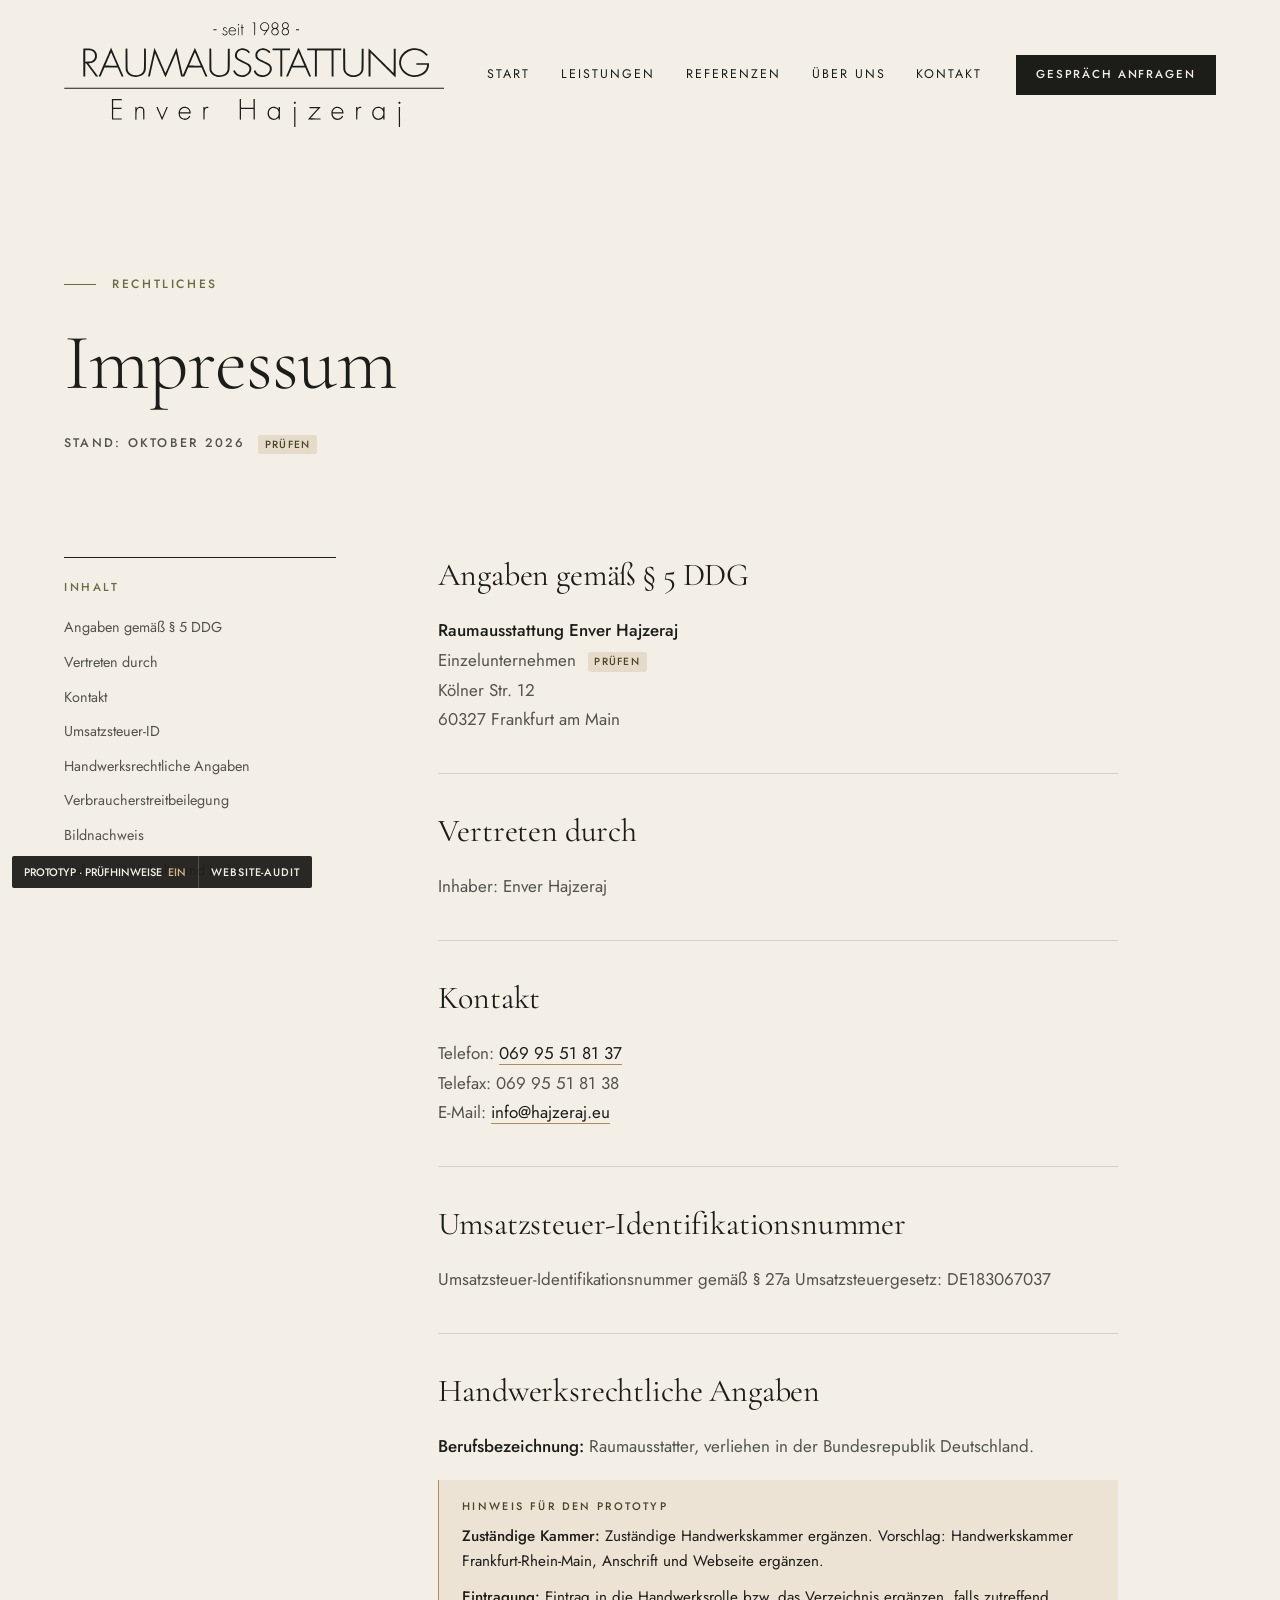
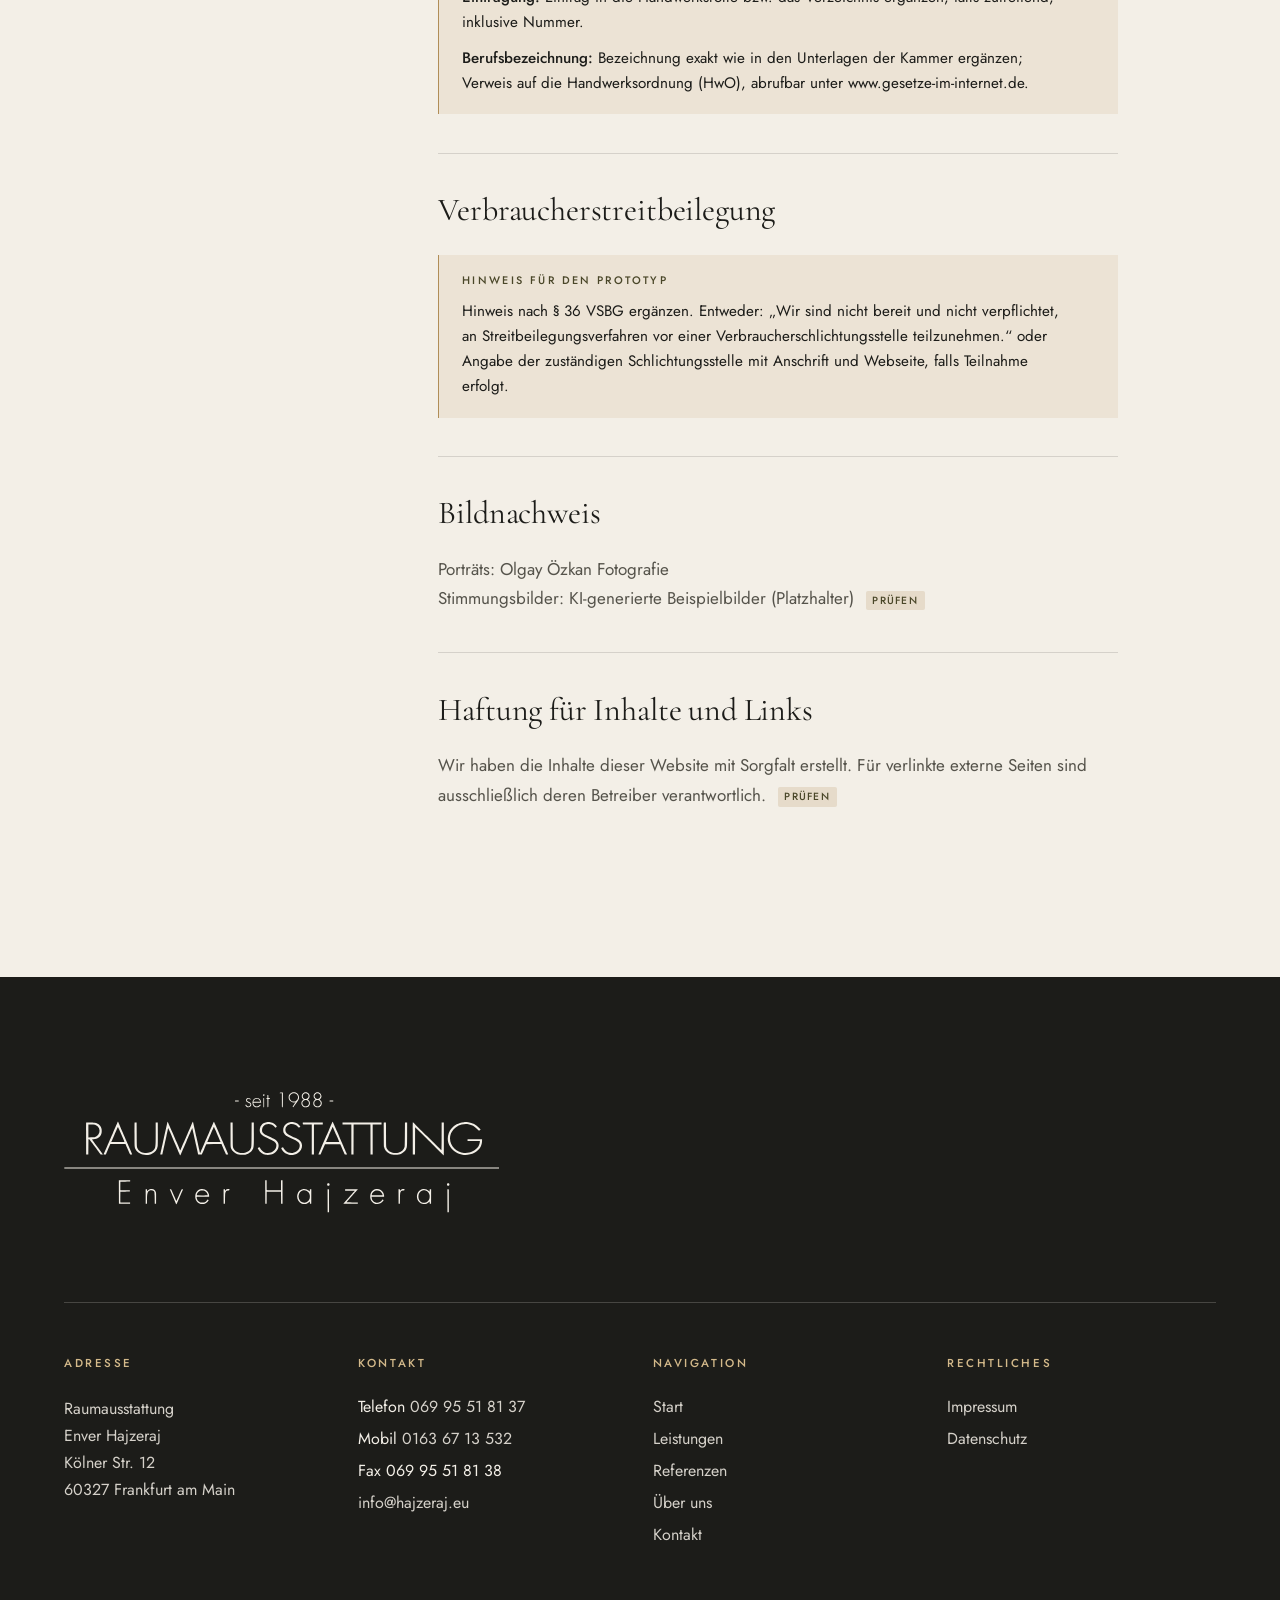
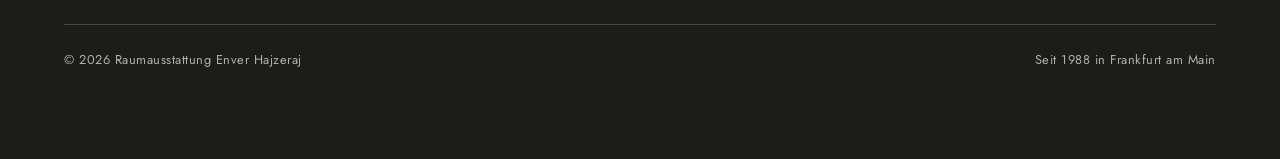
<file: impressum.html>
<!doctype html>
<html lang="de">
<head>
<meta charset="utf-8">
<meta name="viewport" content="width=device-width, initial-scale=1">
<title>Impressum – Raumausstattung Enver Hajzeraj</title>
<meta name="description" content="Impressum und Anbieterkennzeichnung nach § 5 DDG der Raumausstattung Enver Hajzeraj, Kölner Str. 12, 60327 Frankfurt am Main.">
<meta name="robots" content="noindex, nofollow">
<meta name="theme-color" content="#F3EFE7">
<meta property="og:type" content="website">
<meta property="og:locale" content="de_DE">
<meta property="og:title" content="Impressum – Raumausstattung Enver Hajzeraj">
<meta property="og:description" content="Impressum und Anbieterkennzeichnung nach § 5 DDG der Raumausstattung Enver Hajzeraj, Kölner Str. 12, 60327 Frankfurt am Main.">
<meta property="og:image" content="https://justolgay.github.io/hajzeraj-prototyp/assets/og.jpg">
<meta property="og:url" content="https://justolgay.github.io/hajzeraj-prototyp/impressum.html">
<meta property="og:image:width" content="1200">
<meta property="og:image:height" content="630">
<link rel="icon" href="assets/favicon.svg" type="image/svg+xml">
<link rel="preload" href="assets/fonts/jost-latin-400-normal.woff2" as="font" type="font/woff2" crossorigin>
<link rel="preload" href="assets/fonts/cormorant-garamond-latin-300-normal.woff2" as="font" type="font/woff2" crossorigin>
<script>document.documentElement.classList.add('js');</script>
<link rel="stylesheet" href="assets/css/style.css">
<link rel="stylesheet" href="assets/css/page-legal.css">
</head>
<body>
<a class="skip-link" href="#main">Zum Inhalt springen</a>
<header class="site-header" data-header>
  <div class="container site-header__inner">
    <a class="site-header__logo" href="index.html" aria-label="Raumausstattung Enver Hajzeraj – Startseite">
      <svg class="logo" viewBox="0 0 3000 830" aria-hidden="true" focusable="false"><path id="hz-logo" d="M 1572.219 3.925 C 1565.780 6.300, 1560.060 10.395, 1555.917 15.595 C 1551.539 21.090, 1550.367 23.647, 1548.967 30.763 C 1547.617 37.625, 1548.773 46.697, 1551.735 52.487 C 1558.705 66.110, 1574.745 74.354, 1589.293 71.792 C 1592.488 71.229, 1595.351 71.017, 1595.655 71.322 C 1595.959 71.626, 1591.661 78.210, 1586.104 85.953 C 1580.547 93.696, 1576 100.683, 1576 101.480 C 1576 102.717, 1578.825 105, 1580.355 105 C 1580.623 105, 1586.809 96.562, 1594.103 86.250 C 1618.083 52.343, 1618.554 51.550, 1619.964 42.708 C 1622.385 27.524, 1613.990 11.615, 1600.155 5.167 C 1592.528 1.612, 1579.999 1.055, 1572.219 3.925 M 1653.337 4.990 C 1636.615 13.345, 1634.002 37.139, 1648.532 48.733 C 1652.219 51.674, 1652.867 53, 1650.621 53 C 1648.282 53, 1641.208 60.654, 1638.935 65.644 C 1635.771 72.588, 1635.929 82.967, 1639.300 89.564 C 1644.676 100.088, 1653.716 105.465, 1666 105.448 C 1675.770 105.435, 1682.383 102.593, 1688.516 95.771 C 1693.665 90.044, 1695.392 85.039, 1695.238 76.290 C 1695.072 66.854, 1690.567 58.694, 1682.667 53.517 L 1679.948 51.736 1683.886 48.366 C 1689.457 43.597, 1693 36.042, 1693 28.929 C 1693 17.692, 1688.294 9.802, 1678.745 5.030 C 1670.230 0.775, 1661.797 0.762, 1653.337 4.990 M 1737.627 3.468 C 1731.997 5.475, 1727.129 9.810, 1723.711 15.861 C 1717.913 26.121, 1720.076 39.353, 1728.840 47.247 C 1732.752 50.771, 1734.046 53, 1732.180 53 C 1730.130 53, 1723.022 60.407, 1720.930 64.723 C 1719.106 68.487, 1718.612 71.196, 1718.603 77.500 C 1718.588 87.085, 1720.475 91.418, 1727.476 97.871 C 1733.935 103.825, 1737.979 105.352, 1747.500 105.432 C 1754.327 105.490, 1756.339 105.088, 1761.224 102.689 C 1774.377 96.230, 1780.198 81.742, 1775.353 67.522 C 1773.755 62.833, 1766.288 53.895, 1763 52.736 C 1761.883 52.343, 1762.581 51.193, 1765.737 48.231 C 1771.004 43.288, 1774.975 35.039, 1774.995 29 C 1775.028 18.864, 1768.577 8.575, 1759.556 4.374 C 1753.672 1.634, 1743.905 1.231, 1737.627 3.468 M 1488.557 5.223 C 1487.701 6.445, 1487 7.795, 1487 8.223 C 1487 8.650, 1490.375 9, 1494.500 9 L 1502 9 1502 56.433 C 1502 101.789, 1502.081 103.891, 1503.859 104.455 C 1504.882 104.780, 1506.457 104.762, 1507.359 104.416 C 1508.850 103.843, 1509 99.187, 1509 53.393 L 1509 3 1499.557 3 C 1490.932 3, 1489.978 3.193, 1488.557 5.223 M 1574.275 9.654 C 1568.691 11.631, 1561.040 18.627, 1558.165 24.384 C 1551.219 38.292, 1557.168 55.701, 1571.475 63.337 C 1577.283 66.438, 1591.746 66.432, 1597.500 63.328 C 1615.672 53.523, 1618.923 29.107, 1603.858 15.563 C 1601.180 13.154, 1596.886 10.468, 1594.316 9.592 C 1588.570 7.634, 1579.904 7.661, 1574.275 9.654 M 1658.007 9.593 C 1643.981 15.675, 1641.467 36.363, 1653.770 44.450 C 1668.209 53.941, 1686 44.940, 1686 28.144 C 1686 13.613, 1671.261 3.845, 1658.007 9.593 M 1739.500 9.657 C 1731.423 13.901, 1726.262 22.464, 1727.267 29.955 C 1729.546 46.942, 1748.510 54.225, 1761.255 43.007 C 1775.238 30.698, 1766.018 7.877, 1747.128 8.040 C 1744.583 8.062, 1741.150 8.790, 1739.500 9.657 M 1374.223 17.557 C 1370.051 20.479, 1372.324 27, 1377.515 27 C 1379.872 27, 1383 23.737, 1383 21.277 C 1383 19.624, 1379.376 16, 1377.723 16 C 1377.020 16, 1375.445 16.701, 1374.223 17.557 M 1402.667 20.667 C 1402.300 21.033, 1402 25.955, 1402 31.603 L 1402 41.873 1398.750 42.187 C 1396.034 42.449, 1395.500 42.910, 1395.500 45 C 1395.500 47.087, 1396.034 47.552, 1398.734 47.812 L 1401.969 48.124 1402.234 75.704 C 1402.470 100.173, 1402.688 103.402, 1404.166 104.334 C 1405.375 105.096, 1406.267 105.023, 1407.416 104.070 C 1408.791 102.929, 1409 99.137, 1409 75.378 L 1409 48 1414 48 C 1418.889 48, 1419 47.933, 1419 45 C 1419 42.067, 1418.889 42, 1414 42 L 1409 42 1409 32.582 C 1409 27.402, 1408.727 22.452, 1408.393 21.582 C 1407.789 20.009, 1403.940 19.394, 1402.667 20.667 M 1263.424 43.019 C 1257.695 45.855, 1254.607 51.561, 1255.240 58.143 C 1255.856 64.560, 1258.918 67.788, 1268.331 71.944 C 1272.274 73.685, 1277.018 75.861, 1278.873 76.779 C 1290.920 82.739, 1283.116 101.288, 1269.220 99.721 C 1263.820 99.113, 1260.281 96.628, 1257.682 91.619 C 1255.975 88.330, 1255.395 87.935, 1253.116 88.507 C 1249.593 89.391, 1249.547 89.491, 1251.004 93.009 C 1252.951 97.711, 1255.800 100.857, 1260.091 103.047 C 1268.552 107.363, 1278.132 106.457, 1284.662 100.724 C 1289.073 96.850, 1291 92.547, 1291 86.566 C 1291 77.257, 1285.321 71.267, 1272.431 66.977 C 1262.999 63.838, 1259.095 58.428, 1262.147 52.726 C 1265.644 46.191, 1273.617 44.969, 1279.435 50.077 C 1285.289 55.217, 1289.931 51.840, 1284.490 46.400 C 1278.985 40.894, 1270.475 39.529, 1263.424 43.019 M 1319.882 42.381 C 1313.995 44.484, 1308.999 48.019, 1305.937 52.246 C 1293.617 69.253, 1298.491 94.201, 1315.792 102.697 C 1320.614 105.065, 1322.742 105.498, 1329.500 105.485 C 1339.318 105.467, 1344.492 103.350, 1351.258 96.585 C 1356.382 91.460, 1357.082 89.157, 1354.084 87.285 C 1352.405 86.236, 1351.727 86.627, 1348.595 90.449 C 1339.101 102.036, 1323.321 103.170, 1312.855 93.019 C 1309.426 89.693, 1307.774 87.066, 1306.598 83.068 C 1303.680 73.148, 1301.284 74, 1332.114 74 L 1359.227 74 1358.567 69.250 C 1356.104 51.539, 1344.793 40.903, 1328.568 41.044 C 1325.781 41.068, 1321.872 41.670, 1319.882 42.381 M 1374.480 43.191 C 1374.199 43.923, 1374.089 58.017, 1374.235 74.511 L 1374.500 104.500 1377 104.500 L 1379.500 104.500 1379.500 73.500 L 1379.500 42.500 1377.246 42.180 C 1376.006 42.004, 1374.761 42.459, 1374.480 43.191 M 1319.500 48.903 C 1312.481 52.164, 1306 60.404, 1306 66.065 C 1306 67.922, 1306.925 68, 1329 68 C 1351.519 68, 1352 67.957, 1352 65.950 C 1352 60.924, 1345.281 52.258, 1338.790 48.912 C 1333.928 46.407, 1324.881 46.402, 1319.500 48.903 M 1658.558 56.492 C 1651.011 59.180, 1645.987 64.620, 1643.903 72.359 C 1639.876 87.314, 1654.681 102.379, 1670.146 99.062 C 1685.396 95.791, 1692.972 80.614, 1686.071 67.158 C 1681.040 57.349, 1669.122 52.729, 1658.558 56.492 M 1739.625 56.408 C 1737.493 57.201, 1734.176 59.347, 1732.253 61.175 C 1719.105 73.676, 1725.006 94.683, 1742.868 98.968 C 1749.444 100.546, 1756.882 98.505, 1762.698 93.526 C 1773.772 84.048, 1772.123 65.845, 1759.523 58.460 C 1753.953 55.196, 1745.283 54.302, 1739.625 56.408 M 1179.667 58.667 C 1179.300 59.033, 1179 60.608, 1179 62.167 L 1179 65 1191.433 65 C 1202.673 65, 1203.922 64.822, 1204.455 63.141 C 1204.780 62.118, 1204.762 60.543, 1204.416 59.641 C 1203.881 58.249, 1202.008 58, 1192.060 58 C 1185.610 58, 1180.033 58.300, 1179.667 58.667 M 1831.667 58.667 C 1831.300 59.033, 1831 60.608, 1831 62.167 L 1831 65 1843.500 65 L 1856 65 1856 61.500 L 1856 58 1844.167 58 C 1837.658 58, 1832.033 58.300, 1831.667 58.667 M 366.263 215.250 C 363.454 221.438, 356.908 236.400, 351.717 248.500 C 346.525 260.600, 341.302 272.643, 340.108 275.262 C 338.915 277.881, 332.718 292.056, 326.337 306.762 C 319.956 321.468, 312.275 339.125, 309.267 346 C 306.259 352.875, 298.846 369.975, 292.793 384 C 286.740 398.025, 280.534 412.200, 279.001 415.500 C 275.245 423.590, 273 429.060, 273 430.122 C 273 430.605, 276.386 431, 280.525 431 C 287.393 431, 288.128 430.804, 288.954 428.750 C 289.452 427.512, 293.514 418.175, 297.982 408 C 302.450 397.825, 309.068 382.637, 312.690 374.250 L 319.275 359 371.467 359 L 423.658 359 425.804 363.750 C 426.984 366.363, 432.031 377.950, 437.019 389.500 C 442.007 401.050, 448.184 415.113, 450.745 420.750 L 455.401 431 462.700 431 C 466.715 431, 470 430.577, 470 430.061 C 470 429.544, 463.925 415.117, 456.500 398 C 449.075 380.883, 443 366.723, 443 366.532 C 443 366.341, 440.975 361.851, 438.500 356.554 C 436.025 351.257, 434 346.747, 434 346.530 C 434 346.115, 405.274 279.693, 401.767 272 C 400.639 269.525, 394.881 256.250, 388.973 242.500 C 377.358 215.472, 372.210 204, 371.697 204 C 371.518 204, 369.072 209.063, 366.263 215.250 M 710.677 217.340 C 709.134 224.578, 705.885 239.275, 703.457 250 C 698.613 271.397, 692.148 300.393, 685.844 329 C 683.602 339.175, 681.188 349.975, 680.479 353 C 678.345 362.113, 675.053 376.821, 672.420 389 C 671.053 395.325, 668.423 407.025, 666.575 415 C 664.728 422.975, 663.551 429.861, 663.960 430.302 C 664.369 430.742, 667.582 430.967, 671.102 430.802 L 677.500 430.500 679.273 423.500 C 680.248 419.650, 682.657 409.075, 684.625 400 C 686.594 390.925, 690.594 372.925, 693.515 360 C 696.437 347.075, 699.130 334.925, 699.500 333 C 699.870 331.075, 702.562 318.925, 705.480 306 C 708.399 293.075, 712.245 275.750, 714.026 267.500 C 715.808 259.250, 717.609 251.600, 718.030 250.500 C 718.753 248.606, 718.846 248.633, 719.779 251 C 720.320 252.375, 723.251 259.125, 726.291 266 C 731.884 278.648, 750.683 322.133, 758.499 340.500 C 760.840 346, 763.890 352.975, 765.277 356 C 767.962 361.854, 786.890 405.622, 795.244 425.291 C 797.998 431.777, 800.687 436.938, 801.220 436.760 C 801.752 436.583, 805.314 429.252, 809.136 420.469 C 823.780 386.813, 841.477 346.049, 846.025 335.500 C 848.634 329.450, 856.481 311.450, 863.463 295.500 C 870.446 279.550, 877.765 262.788, 879.728 258.250 C 881.691 253.713, 883.611 250, 883.994 250 C 884.378 250, 885.469 253.488, 886.419 257.750 C 887.370 262.012, 890.334 275.400, 893.007 287.500 C 895.679 299.600, 900.153 319.850, 902.948 332.500 C 905.743 345.150, 909.367 361.350, 911 368.500 C 912.633 375.650, 916.237 391.850, 919.009 404.500 C 921.780 417.150, 924.293 428.287, 924.591 429.250 C 925.070 430.793, 926.595 431, 937.449 431 L 949.763 431 953.510 422.250 C 955.572 417.438, 958.804 410.141, 960.694 406.035 C 962.585 401.930, 965.647 394.955, 967.499 390.535 C 969.352 386.116, 973.138 377.325, 975.914 371 L 980.960 359.500 1033.299 359.241 L 1085.638 358.983 1088.263 365.241 C 1090.773 371.223, 1097.955 387.725, 1110.790 417 L 1116.709 430.500 1124.483 430.794 C 1133.617 431.140, 1133.488 432.844, 1125.684 415 C 1122.677 408.125, 1114.363 389, 1107.208 372.500 C 1100.052 356, 1092.621 338.900, 1090.692 334.500 C 1087.389 326.963, 1074.325 296.811, 1046.556 232.640 C 1039.925 217.317, 1034.062 204.786, 1033.526 204.793 C 1032.990 204.801, 1030.167 210.363, 1027.252 217.154 C 1024.336 223.944, 1020.999 231.525, 1019.834 234 C 1018.670 236.475, 1016.481 241.425, 1014.971 245 C 1013.461 248.575, 1008.404 260.275, 1003.732 271 C 999.061 281.725, 990.046 302.425, 983.699 317 C 977.352 331.575, 965.772 358.125, 957.965 376 C 950.159 393.875, 942.618 411.323, 941.209 414.773 C 939.799 418.223, 938.270 420.670, 937.810 420.210 C 937.351 419.751, 934.954 410.178, 932.484 398.938 C 930.014 387.697, 926.900 373.775, 925.563 368 C 924.226 362.225, 921.066 348.050, 918.540 336.500 C 916.014 324.950, 913.039 311.675, 911.928 307 C 909.590 297.155, 909.195 295.405, 904.044 272 C 899.972 253.500, 894.067 226.816, 891.112 213.557 C 890.138 209.188, 888.921 205.474, 888.408 205.303 C 887.895 205.132, 886.739 206.681, 885.839 208.746 C 884.940 210.811, 877.591 227.800, 869.508 246.500 C 861.426 265.200, 853.087 284.325, 850.977 289 C 848.867 293.675, 842.800 307.625, 837.495 320 C 832.190 332.375, 826.611 345.200, 825.097 348.500 C 823.583 351.800, 817.915 364.850, 812.503 377.500 C 807.090 390.150, 802.226 401.071, 801.693 401.769 C 801.001 402.675, 799.237 399.530, 795.522 390.769 C 792.661 384.021, 784.573 365.225, 777.548 349 C 764.832 319.632, 762.873 315.115, 746.755 278 C 742.098 267.275, 734.216 249.046, 729.241 237.492 C 717.957 211.288, 715.193 205.237, 714.238 204.647 C 713.823 204.391, 712.220 210.102, 710.677 217.340 M 1850.219 207.572 C 1848.207 211.517, 1844.941 218.970, 1823.692 268.112 C 1817.363 282.749, 1810.978 297.361, 1809.504 300.584 C 1808.030 303.807, 1801.951 317.707, 1795.995 331.472 C 1790.039 345.237, 1778.153 372.636, 1769.583 392.358 C 1761.012 412.079, 1754 428.862, 1754 429.651 C 1754 430.793, 1755.466 431.027, 1761.152 430.794 L 1768.305 430.500 1773.125 420 C 1775.777 414.225, 1782.802 398.250, 1788.738 384.500 L 1799.530 359.500 1851.946 359.500 L 1904.363 359.500 1912.245 377.500 C 1916.580 387.400, 1922.842 401.792, 1926.161 409.481 C 1929.480 417.171, 1933.061 425.159, 1934.118 427.231 L 1936.041 431 1943.520 431 C 1947.634 431, 1951 430.798, 1951 430.550 C 1951 430.303, 1949.156 425.915, 1946.901 420.800 C 1939.139 403.188, 1919.745 358.480, 1915.321 348 C 1912.883 342.225, 1909.737 335.057, 1908.330 332.071 C 1906.923 329.084, 1903.853 322.109, 1901.508 316.571 C 1899.162 311.032, 1891.386 293, 1884.226 276.500 C 1877.067 260, 1867.343 237.584, 1862.618 226.686 C 1851.531 201.113, 1852.641 202.824, 1850.219 207.572 M 1396.704 208.539 C 1388.759 210.119, 1379.946 213.269, 1375 216.295 C 1364.795 222.539, 1355.299 234.808, 1352.074 245.916 C 1346.179 266.222, 1349.755 281.866, 1363.189 294.540 C 1369.420 300.418, 1372.548 302.256, 1395.296 313.402 C 1409.158 320.195, 1423.633 327.194, 1427.463 328.956 C 1445.690 337.344, 1456.095 345.501, 1460.942 355.201 C 1463.575 360.470, 1464 362.413, 1464 369.191 C 1464 407.345, 1416.542 432.955, 1379.369 414.860 C 1370.149 410.372, 1357.947 398.251, 1352.545 388.215 C 1350.389 384.208, 1348.147 381.131, 1347.562 381.377 C 1338.054 385.374, 1336 386.420, 1336 387.265 C 1336 387.814, 1337.912 391.883, 1340.250 396.309 C 1350.221 415.186, 1369.780 429.152, 1391.668 433.023 C 1400.394 434.567, 1417.914 433.800, 1426.500 431.500 C 1435.895 428.983, 1449.961 421.567, 1457.326 415.248 C 1469.598 404.719, 1475.737 394.365, 1478.543 379.465 C 1481.654 362.943, 1477.424 347.519, 1466.893 336.988 C 1458.360 328.455, 1456.967 327.679, 1410.500 305.572 C 1387.746 294.747, 1384.144 292.793, 1378.373 288.144 C 1367.841 279.659, 1364.376 272.165, 1365.243 259.746 C 1365.902 250.299, 1368.890 242.725, 1374.469 236.352 C 1383.663 225.851, 1394.846 221, 1409.859 221 C 1427.449 221, 1443.335 228.473, 1453 241.295 C 1454.925 243.849, 1456.856 245.952, 1457.292 245.969 C 1458.992 246.035, 1466.924 239.410, 1466.961 237.894 C 1467.055 234.004, 1456.511 223.475, 1445.672 216.636 C 1441.186 213.805, 1430.145 209.942, 1422.162 208.409 C 1413.275 206.702, 1405.747 206.741, 1396.704 208.539 M 1557.507 208.622 C 1539.718 211.832, 1524.065 223.013, 1516.745 237.737 C 1512.014 247.255, 1510.643 254.293, 1511.244 265.996 C 1511.898 278.724, 1514.640 284.855, 1523.733 293.916 C 1531.060 301.217, 1526.162 298.549, 1585 327.289 C 1603.259 336.209, 1607.509 338.717, 1613.196 343.935 C 1622.350 352.333, 1625 358.024, 1625 369.282 C 1625 382.695, 1621.272 391.765, 1611.634 401.803 C 1601.559 412.295, 1590.167 418.062, 1575.451 420.121 C 1566.333 421.396, 1553.761 420.191, 1546.002 417.297 C 1533.438 412.610, 1521.123 401.512, 1513.856 388.326 L 1509.902 381.151 1504.701 383.251 C 1501.841 384.405, 1498.959 385.758, 1498.299 386.257 C 1495.090 388.680, 1508.662 409.352, 1518.818 417.510 C 1526.755 423.886, 1540.896 430.626, 1550.208 432.472 C 1571.849 436.762, 1593.943 432.283, 1612.560 419.832 C 1643.955 398.833, 1650.475 358.626, 1626.274 335.246 C 1620.123 329.303, 1617.451 327.737, 1593.538 316.069 C 1579.217 309.082, 1563.675 301.617, 1559 299.480 C 1534.769 288.409, 1525.117 276.658, 1526.214 259.566 C 1527.637 237.392, 1546.492 221, 1570.574 221 C 1587.579 221, 1600.715 226.623, 1612.041 238.751 C 1619.792 247.051, 1618.908 246.929, 1626.412 240.734 L 1629.323 238.330 1626.246 233.858 C 1617.739 221.494, 1601.721 211.921, 1583.873 208.535 C 1574.137 206.689, 1568.111 206.708, 1557.507 208.622 M 2757.500 207.691 C 2737.094 210.350, 2721.080 215.202, 2706.882 223.027 C 2680.332 237.661, 2661.318 259.258, 2652.175 285.165 C 2640.433 318.434, 2644.271 349.523, 2663.798 379.325 C 2681.922 406.987, 2713.389 427, 2747.442 432.523 C 2797.383 440.623, 2853.202 415.973, 2872.343 377.365 C 2878.774 364.394, 2882 350.257, 2882 335.042 L 2882 325 2832 325 L 2782 325 2782 331.500 L 2782 338 2824.500 338 L 2867 338 2867 340.403 C 2867 345.147, 2863.180 361.624, 2860.625 367.898 C 2851.823 389.516, 2826.474 408.621, 2795 417.358 C 2785.025 420.128, 2769.216 421.271, 2757.374 420.079 C 2731.705 417.496, 2709.771 407.376, 2691.131 389.518 C 2658.805 358.547, 2651.872 312.060, 2673.992 274.609 C 2688.135 250.666, 2713.531 231.504, 2740.500 224.430 C 2754.067 220.872, 2775.560 219.981, 2788.001 222.461 C 2814.109 227.667, 2828.813 235.603, 2847.866 254.772 C 2861.685 268.674, 2860.505 268.282, 2868.450 261.606 L 2872.401 258.287 2862.131 247.731 C 2840.163 225.152, 2816.222 212.723, 2786.500 208.468 C 2777.156 207.131, 2764.419 206.789, 2757.500 207.691 M 2404.246 319.676 L 2404.500 430.500 2412.245 430.792 L 2419.990 431.084 2420.245 336.631 L 2420.500 242.177 2474 295.239 C 2503.425 324.423, 2547.536 368.258, 2572.025 392.650 C 2596.514 417.043, 2617.103 437, 2617.779 437 C 2618.746 437, 2618.954 412.795, 2618.754 323.750 L 2618.500 210.500 2611 210.500 L 2603.500 210.500 2603.245 305.832 C 2603.085 365.768, 2602.636 401.040, 2602.036 400.832 C 2601.511 400.649, 2592.626 392.166, 2582.291 381.980 C 2571.956 371.793, 2536.955 337.368, 2504.511 305.480 C 2472.068 273.591, 2436.832 238.950, 2426.209 228.500 C 2415.587 218.050, 2406.242 209.354, 2405.444 209.176 C 2404.179 208.894, 2404.024 223.210, 2404.246 319.676 M 152.461 211.250 C 152.199 211.938, 152.101 261.550, 152.242 321.500 L 152.500 430.500 160 430.500 L 167.500 430.500 168 378.500 L 168.500 326.500 171.157 326.193 C 172.825 326, 174.501 326.623, 175.657 327.865 C 176.671 328.955, 185.592 340.793, 195.483 354.173 C 205.374 367.553, 221.136 388.850, 230.510 401.500 C 239.884 414.150, 248.585 425.962, 249.845 427.750 C 252.121 430.979, 252.192 431, 260.568 431 C 265.206 431, 269 430.743, 269 430.429 C 269 429.870, 229.729 376.633, 205.334 344.120 C 198.574 335.111, 193.244 327.414, 193.489 327.017 C 193.735 326.620, 198.339 326.052, 203.720 325.755 C 231.392 324.230, 252.213 308.476, 258.511 284.297 C 260.438 276.900, 260.421 261.068, 258.478 253.460 C 255.018 239.906, 247.231 228.667, 236.252 221.379 C 223.278 212.767, 208.557 210.050, 174.719 210.020 C 158.199 210.005, 152.822 210.302, 152.461 211.250 M 486.708 210.626 C 486.318 211.015, 486 246.886, 486 290.339 C 486 379.684, 486.020 379.971, 493.150 394.846 C 505.021 419.613, 535.664 435.115, 570 433.725 C 584.098 433.154, 592.420 431.434, 603.133 426.876 C 628.977 415.879, 642.620 398.521, 646.054 372.267 C 646.689 367.415, 646.963 335.605, 646.785 287.500 L 646.500 210.500 639.250 210.206 L 632 209.912 631.999 281.706 C 631.998 353.209, 631.430 369.054, 628.457 380.542 C 624.042 397.595, 612.916 408.793, 593.261 415.963 C 560.765 427.818, 519.611 415.626, 507.940 390.686 C 501.609 377.157, 501.691 378.354, 501.068 290.500 L 500.500 210.500 493.958 210.209 C 490.359 210.049, 487.097 210.237, 486.708 210.626 M 1147.988 210.706 C 1147.982 211.143, 1147.987 247.657, 1148 291.848 C 1148.026 381.407, 1147.988 380.840, 1154.783 395 C 1160.326 406.554, 1171.470 417.180, 1185.083 423.891 C 1201.136 431.805, 1208.224 433.371, 1228 433.371 C 1247.066 433.371, 1254.531 431.832, 1269 424.918 C 1282.992 418.233, 1292.432 410.083, 1299.282 398.774 C 1308.519 383.526, 1309.183 375.414, 1308.798 282.500 L 1308.500 210.500 1301 210.500 L 1293.500 210.500 1292.950 292.500 C 1292.342 383.155, 1292.615 379.364, 1285.752 392.292 C 1279.653 403.779, 1265.513 413.526, 1248.203 418.175 C 1237.062 421.167, 1219.490 421.139, 1208.030 418.110 C 1190.006 413.348, 1175.358 402.841, 1169.535 390.500 C 1163.485 377.678, 1163.685 380.714, 1163.067 292 L 1162.500 210.500 1155.250 210.206 C 1151.263 210.045, 1147.995 210.270, 1147.988 210.706 M 1646.667 210.667 C 1645.833 211.500, 1645.789 220.285, 1646.607 222.418 C 1647.142 223.813, 1650.815 224, 1677.607 224 L 1708 224 1708 327.500 L 1708 431 1715.500 431 L 1723 431 1723 327.500 L 1723 224 1753.500 224 L 1784 224 1784 217 L 1784 210 1715.667 210 C 1678.083 210, 1647.033 210.300, 1646.667 210.667 M 1920 217 L 1920 224 1950.500 224 L 1981 224 1981 327.500 L 1981 431 1988.495 431 L 1995.991 431 1996.245 327.750 L 1996.500 224.500 2054.500 224.500 L 2112.500 224.500 2112.755 327.750 L 2113.009 431 2120.505 431 L 2128 431 2128 327.500 L 2128 224 2158.500 224 L 2189 224 2189 217 L 2189 210 2054.500 210 L 1920 210 1920 217 M 2204.403 211.392 C 2204.090 212.207, 2204.039 248.789, 2204.288 292.686 C 2204.675 360.988, 2204.972 373.563, 2206.343 379.871 C 2210.502 398.998, 2223.124 414.543, 2242.083 423.891 C 2258.136 431.805, 2265.224 433.371, 2285 433.371 C 2304.776 433.371, 2311.864 431.805, 2327.917 423.891 C 2341.529 417.180, 2352.751 406.527, 2358.350 395 C 2365.544 380.193, 2365.478 381.152, 2365.489 291 L 2365.500 210.500 2358 210.500 L 2350.500 210.500 2349.920 292 C 2349.529 347.052, 2348.975 375.017, 2348.215 378.174 C 2343.401 398.154, 2328.636 411.880, 2305.175 418.182 C 2294.068 421.165, 2276.476 421.135, 2265.040 418.113 C 2246.721 413.272, 2233.119 403.610, 2226.782 390.936 C 2220.407 378.188, 2220.625 381.385, 2220.037 292 L 2219.500 210.500 2212.236 210.206 C 2206.549 209.976, 2204.848 210.233, 2204.403 211.392 M 168 268.615 L 168 313.230 188.250 312.783 C 205.901 312.393, 209.323 312.049, 214.917 310.101 C 233.223 303.726, 245 287.233, 245 267.971 C 245 256.860, 238.893 242.747, 231.073 235.789 C 221.007 226.832, 210.148 224.042, 185.250 224.017 L 168 224 168 268.615 M 362.005 261.200 C 356.893 272.915, 347.446 294.650, 341.012 309.500 C 334.578 324.350, 328.568 337.940, 327.657 339.700 C 326.746 341.461, 326 343.373, 326 343.950 C 326 344.668, 340.433 345, 371.617 345 C 414.595 345, 417.203 344.899, 416.708 343.250 C 416.419 342.288, 410.127 327.550, 402.727 310.500 C 395.326 293.450, 385.570 270.950, 381.045 260.500 C 376.521 250.050, 372.477 241.140, 372.059 240.700 C 371.642 240.260, 367.117 249.485, 362.005 261.200 M 1031.613 243.073 C 1030.162 246.541, 1019.303 271.539, 999.086 317.947 C 992.988 331.942, 988 343.755, 988 344.197 C 988 344.638, 1008.475 345, 1033.500 345 C 1058.525 345, 1079 344.836, 1079 344.636 C 1079 344.435, 1073.093 330.598, 1065.873 313.886 C 1058.653 297.174, 1051.654 280.863, 1050.320 277.640 C 1048.986 274.417, 1046.336 268.407, 1044.432 264.285 C 1042.528 260.163, 1039.563 253.350, 1037.842 249.145 C 1033.844 239.374, 1033.358 238.900, 1031.613 243.073 M 1849.213 246 C 1847.536 249.575, 1841.591 263.075, 1836.002 276 C 1830.412 288.925, 1825.210 300.850, 1824.439 302.500 C 1823.669 304.150, 1819.247 314.275, 1814.613 325 L 1806.188 344.500 1851.750 344.760 C 1876.810 344.903, 1897.501 344.833, 1897.730 344.603 C 1897.960 344.374, 1897.419 342.777, 1896.529 341.055 C 1895.638 339.334, 1887.018 319.607, 1877.372 297.218 C 1867.727 274.829, 1858.708 254.048, 1857.332 251.039 C 1855.955 248.029, 1854.251 244.202, 1853.546 242.534 L 1852.262 239.500 1849.213 246 M 2 523.500 L 2 527 1501 527 L 3000 527 3000 523.500 L 3000 520 1501 520 L 2 520 2 523.500 M 378.244 689.250 L 378.500 770.500 417 770.500 L 455.500 770.500 455.500 766 L 455.500 761.500 422.266 761.237 L 389.031 760.973 388.487 758.737 C 388.187 757.506, 388.067 740.975, 388.221 722 L 388.500 687.500 421 686.965 C 438.875 686.671, 453.613 686.334, 453.750 686.215 C 453.887 686.097, 454 683.975, 454 681.500 L 454 677 421.519 677 L 389.038 677 388.488 674.750 C 388.186 673.513, 388.065 660.350, 388.219 645.500 L 388.500 618.500 422 617.966 C 440.425 617.673, 455.613 617.335, 455.750 617.216 C 455.887 617.097, 456 614.975, 456 612.500 L 456 608 416.994 608 L 377.988 608 378.244 689.250 M 1387.244 689.250 L 1387.500 770.500 1392.239 770.804 L 1396.978 771.109 1397.239 729.304 L 1397.500 687.500 1446.739 687.241 L 1495.978 686.981 1496.239 728.741 L 1496.500 770.500 1501.500 770.500 L 1506.500 770.500 1506.500 689.500 L 1506.500 608.500 1501.250 608.198 L 1496 607.895 1496 642.448 L 1496 677 1447.107 677 C 1403.445 677, 1398.149 676.831, 1397.607 675.418 C 1397.273 674.548, 1397 659.023, 1397 640.918 L 1397 608 1391.994 608 L 1386.988 608 1387.244 689.250 M 1816.455 631.455 C 1811.151 636.758, 1814.950 646.400, 1822.343 646.400 C 1827.453 646.400, 1831 642.868, 1831 637.780 C 1831 632.610, 1827.505 629, 1822.500 629 C 1820.021 629, 1818.149 629.760, 1816.455 631.455 M 2642.455 631.455 C 2639.028 634.881, 2639.063 640.771, 2642.527 644.026 C 2648.143 649.301, 2657 645.479, 2657 637.780 C 2657 632.610, 2653.505 629, 2648.500 629 C 2646.021 629, 2644.149 629.760, 2642.455 631.455 M 598 668.664 C 589.187 670.243, 580.117 675.554, 576.121 681.475 C 574.813 683.414, 573.350 685, 572.871 685 C 572.392 685, 572 681.850, 572 678 L 572 671 567.500 671 L 563 671 563 721 L 563 771 567.500 771 L 572 771 572.017 746.250 C 572.037 718.198, 573.058 705.744, 576.078 696.739 C 578.695 688.936, 581.809 684.782, 587.574 681.404 C 596.208 676.344, 611.456 677.170, 617.890 683.047 C 624.373 688.968, 624.448 689.485, 625 732 L 625.500 770.500 630 770.500 L 634.500 770.500 634.796 734.500 C 635.051 703.459, 634.861 697.605, 633.420 692 C 629.606 677.170, 621.171 670.123, 605.500 668.677 C 602.750 668.423, 599.375 668.417, 598 668.664 M 945 669.123 C 938.150 670.279, 927.955 674.976, 922.378 679.547 C 916.568 684.307, 909.654 695.087, 907.014 703.500 C 904.012 713.067, 903.964 728.686, 906.909 738.072 C 910.750 750.318, 919.565 761.374, 929.809 766.797 C 949.028 776.970, 971.051 774.383, 986.256 760.166 C 991.331 755.420, 997 747.993, 997 746.090 C 997 745.513, 995.213 744.129, 993.029 743.015 L 989.057 740.989 987.570 743.864 C 985.094 748.653, 975.837 757.088, 970 759.875 C 965.095 762.216, 963.310 762.500, 953.500 762.500 C 943.679 762.500, 941.892 762.215, 936.825 759.840 C 929.647 756.475, 923.134 750.500, 919.634 744.069 C 917.184 739.568, 914.062 728.280, 914.017 723.761 C 914.001 722.139, 916.919 722.004, 957.250 721.761 L 1000.500 721.500 1000.385 715.769 C 1000.322 712.617, 999.695 707.892, 998.992 705.269 C 997.054 698.043, 991.172 687.360, 986.463 682.516 C 976.304 672.063, 959.584 666.662, 945 669.123 M 1127.500 668.914 C 1125.850 669.327, 1123.104 670.393, 1121.398 671.282 C 1118.109 672.996, 1112 679.373, 1112 681.094 C 1112 681.657, 1111.550 681.840, 1111 681.500 C 1110.450 681.160, 1110 678.659, 1110 675.941 L 1110 671 1104.991 671 L 1099.981 671 1100.241 720.750 L 1100.500 770.500 1105 770.500 L 1109.500 770.500 1110.078 735.500 C 1110.439 713.642, 1111.108 698.623, 1111.861 695.500 C 1114.864 683.044, 1121.627 677.383, 1132.273 678.414 C 1137.942 678.964, 1138.080 678.916, 1140.019 675.737 C 1141.104 673.957, 1141.994 672.178, 1141.996 671.785 C 1142.008 669.591, 1132.396 667.687, 1127.500 668.914 M 1650.500 668.627 C 1628.199 671.665, 1612.891 685.979, 1608.446 707.954 C 1602.834 735.699, 1615.547 760.897, 1639.764 770.030 C 1656.084 776.185, 1675.577 772.134, 1688.514 759.898 C 1691.363 757.204, 1693.968 755, 1694.305 755 C 1694.641 755, 1695.047 758.487, 1695.208 762.750 L 1695.500 770.500 1700 770.500 L 1704.500 770.500 1704.759 720.750 L 1705.019 671 1700.009 671 L 1695 671 1695 678.500 C 1695 682.625, 1694.709 686, 1694.354 686 C 1693.998 686, 1691.583 684.013, 1688.986 681.584 C 1679.349 672.569, 1662.703 666.965, 1650.500 668.627 M 2152.500 668.984 C 2127.312 672.973, 2111 693.202, 2111 720.449 C 2111 731.716, 2112.437 737.958, 2117.208 747.411 C 2133.281 779.258, 2178.378 781.690, 2199.976 751.874 C 2201.639 749.578, 2203 747.137, 2203 746.449 C 2203 745.477, 2196.929 741, 2195.611 741 C 2195.460 741, 2193.859 743.281, 2192.053 746.068 C 2185.179 756.676, 2173.245 763.116, 2160.369 763.167 C 2138.238 763.254, 2122.242 748.621, 2120.832 727 L 2120.539 722.500 2163.519 722 L 2206.500 721.500 2206.800 718.427 C 2207.279 713.525, 2204.274 701.025, 2201.049 694.500 C 2192.173 676.542, 2171.936 665.906, 2152.500 668.984 M 2333.917 668.921 C 2328.854 669.924, 2323.284 673.625, 2319.986 678.178 C 2316.776 682.609, 2315.706 681.923, 2316.160 675.725 L 2316.469 671.500 2311.225 671.197 L 2305.981 670.895 2306.241 720.697 L 2306.500 770.500 2311 770.500 L 2315.500 770.500 2316.146 735 C 2316.623 708.769, 2317.169 698.140, 2318.239 694.291 C 2321.446 682.747, 2328.559 677.249, 2338.817 678.388 L 2344.500 679.019 2346.718 675.117 L 2348.935 671.216 2346.218 670.170 C 2342.046 668.566, 2337.858 668.140, 2333.917 668.921 M 2476.500 668.648 C 2470.230 669.458, 2464.268 671.407, 2457.693 674.798 C 2438.903 684.487, 2429.305 708.380, 2434.440 732.685 C 2436.358 741.767, 2438.330 746.260, 2443.727 753.848 C 2451.428 764.677, 2464.419 771.618, 2479 772.694 C 2492.041 773.657, 2504.844 769.044, 2514.514 759.898 C 2517.363 757.204, 2520.017 755, 2520.414 755 C 2520.810 755, 2521.031 758.167, 2520.906 762.039 C 2520.780 765.910, 2521.141 769.541, 2521.707 770.107 C 2522.273 770.673, 2524.483 770.993, 2526.618 770.818 L 2530.500 770.500 2530.759 720.697 L 2531.019 670.895 2525.829 671.197 L 2520.640 671.500 2520.888 678.235 C 2521.025 681.939, 2520.896 685.359, 2520.603 685.834 C 2520.309 686.309, 2517.823 684.534, 2515.078 681.888 C 2505.454 672.612, 2489.150 667.016, 2476.500 668.648 M 732.092 678.056 C 733.767 681.993, 739.193 694.504, 744.150 705.857 C 761.116 744.718, 771.983 769.824, 773.028 772.575 C 773.702 774.345, 774.419 774.981, 775.041 774.359 C 775.959 773.441, 787.522 747.490, 796.143 727 C 798.341 721.775, 800.982 715.700, 802.011 713.500 C 804.615 707.934, 820 671.871, 820 671.334 C 820 671.093, 817.738 671.031, 814.974 671.198 L 809.948 671.500 792.974 710.960 C 783.638 732.663, 776 750.588, 776 750.794 C 776 750.999, 775.519 751.006, 774.931 750.810 C 774.344 750.615, 772.611 747.540, 771.081 743.977 C 767.355 735.298, 757.937 713.679, 747.786 690.500 L 739.466 671.500 734.256 671.199 L 729.045 670.897 732.092 678.056 M 1817.244 749.698 L 1817.500 828.500 1822.274 828.500 L 1827.048 828.500 1827.036 750 L 1827.023 671.500 1822.005 671.198 L 1816.988 670.895 1817.244 749.698 M 1938 675.500 L 1938 680 1971.583 680 C 1990.220 680, 2005.018 680.387, 2004.833 680.870 C 2004.650 681.349, 1986.838 701.355, 1965.250 725.328 C 1943.662 749.300, 1926 769.388, 1926 769.967 C 1926 770.692, 1941.447 770.938, 1975.750 770.759 L 2025.500 770.500 2025.500 766 L 2025.500 761.500 1986.250 761.238 C 1964.662 761.095, 1947.009 760.645, 1947.021 760.238 C 1947.032 759.832, 1950.520 755.641, 1954.771 750.925 C 1967.972 736.280, 2023.242 674.596, 2024.817 672.750 C 2026.236 671.087, 2024.110 671, 1982.155 671 L 1938 671 1938 675.500 M 2643.244 749.698 L 2643.500 828.500 2648.262 828.500 L 2653.025 828.500 2653.029 750 L 2653.034 671.500 2648.011 671.198 L 2642.988 670.895 2643.244 749.698 M 942.286 679.392 C 928.447 683.909, 915.907 697.784, 915.599 708.920 L 915.500 712.500 951.882 712.763 C 976.367 712.939, 988.681 712.679, 989.539 711.967 C 992.508 709.503, 985.232 694.159, 978.073 687.789 C 971.003 681.499, 963.975 678.675, 954.500 678.318 C 949.609 678.134, 944.863 678.552, 942.286 679.392 M 1644.300 679.862 C 1630.353 684.681, 1620.514 697.116, 1617.714 713.461 C 1614.387 732.885, 1625.743 754.645, 1642.477 760.905 C 1652.286 764.575, 1665.608 763.791, 1675.019 758.990 C 1680.033 756.432, 1687.719 747.855, 1690.562 741.645 C 1696.990 727.605, 1696.457 708.494, 1689.297 696.253 C 1686.604 691.648, 1679.298 684.731, 1674.500 682.244 C 1666.029 677.852, 1653.073 676.831, 1644.300 679.862 M 2148.929 679.309 C 2135.461 683.113, 2121.920 697.760, 2121.604 708.868 L 2121.500 712.500 2159 712.500 L 2196.500 712.500 2196.221 709.500 C 2196.067 707.850, 2194.369 703.267, 2192.448 699.315 C 2186.189 686.442, 2174.905 678.907, 2161.020 678.330 C 2156.877 678.158, 2151.447 678.598, 2148.929 679.309 M 2471.286 679.451 C 2452.930 685.188, 2441.561 703.781, 2443.455 724.967 C 2445.678 749.828, 2464.754 766.028, 2488.054 762.841 C 2496.903 761.631, 2503.215 758.524, 2508.765 752.648 C 2517.723 743.163, 2521.704 730.770, 2520.743 715.362 C 2519.629 697.510, 2508.796 683.698, 2492.500 679.356 C 2486.235 677.687, 2476.796 677.729, 2471.286 679.451" fill="currentColor" fill-rule="evenodd"/></svg>
    </a>
    <nav class="nav" aria-label="Hauptnavigation">
      <ul class="nav__list">
          <li><a class="nav__link" href="index.html">Start</a></li>
          <li><a class="nav__link" href="leistungen.html">Leistungen</a></li>
          <li><a class="nav__link" href="referenzen.html">Referenzen</a></li>
          <li><a class="nav__link" href="ueber-uns.html">Über uns</a></li>
          <li><a class="nav__link" href="kontakt.html">Kontakt</a></li>
      </ul>
    </nav>
    <a class="btn btn--primary btn--sm site-header__cta" href="kontakt.html">Gespräch anfragen</a>
    <button class="burger" type="button" aria-expanded="false" aria-controls="mobile-menu" aria-label="Menü öffnen" data-menu-toggle><span></span><span></span></button>
  </div>
</header>
<div class="mobile-menu" id="mobile-menu" data-mobile-menu role="dialog" aria-modal="true" aria-label="Menü">
  <nav aria-label="Mobile Navigation">
    <ul class="mobile-menu__list">
      <li><a class="mobile-menu__link" href="index.html">Start</a></li>
      <li><a class="mobile-menu__link" href="leistungen.html">Leistungen</a></li>
      <li><a class="mobile-menu__link" href="referenzen.html">Referenzen</a></li>
      <li><a class="mobile-menu__link" href="ueber-uns.html">Über uns</a></li>
      <li><a class="mobile-menu__link" href="kontakt.html">Kontakt</a></li>
    </ul>
  </nav>
  <div class="mobile-menu__foot">
    <a class="btn btn--primary" href="kontakt.html">Gespräch anfragen <span class="arrow" aria-hidden="true"></span></a>
    <address>
      <a href="tel:+496995518137">069 95 51 81 37</a><br>
      <a href="tel:+491636713532">0163 67 13 532</a><br>
      <a href="mailto:info@hajzeraj.eu">info@hajzeraj.eu</a>
    </address>
  </div>
</div>

<main id="main">
  <section class="page-hero page-hero--legal" aria-labelledby="page-title">
    <div class="container">
      <p class="eyebrow">Rechtliches</p>
      <h1 class="h1 page-hero__title lines" id="page-title"><span class="line"><span>Impressum</span></span></h1>
      <p class="legal__stand reveal">Stand: Oktober 2026 <span class="todo" title="Vollständigkeit durch Anwalt / Handwerkskammer bestätigen lassen.">prüfen</span></p>
    </div>
  </section>

  <section class="section legal" aria-label="Inhalt">
    <div class="container">
      <div class="legal__grid">
        <nav class="toc" aria-label="Inhaltsübersicht">
          <p class="toc__title">Inhalt</p>
          <ol class="toc__list">
            <li><a href="#angaben">Angaben gemäß § 5 DDG</a></li>
            <li><a href="#vertreten">Vertreten durch</a></li>
            <li><a href="#kontakt">Kontakt</a></li>
            <li><a href="#ust">Umsatzsteuer-ID</a></li>
            <li><a href="#handwerk">Handwerksrechtliche Angaben</a></li>
            <li><a href="#streit">Verbraucherstreitbeilegung</a></li>
            <li><a href="#bildnachweis">Bildnachweis</a></li>
            <li><a href="#haftung">Haftung für Inhalte und Links</a></li>
          </ol>
        </nav>
        <div class="legal__body">
          <section class="legal__sec" id="angaben" aria-labelledby="h-angaben">
            <h2 id="h-angaben">Angaben gemäß § 5 DDG</h2>
            <address><strong>Raumausstattung Enver Hajzeraj</strong><br>Einzelunternehmen <span class="todo" title="Rechtsform prüfen.">prüfen</span><br>Kölner Str. 12<br>60327 Frankfurt am Main</address>
          </section>
          <section class="legal__sec" id="vertreten" aria-labelledby="h-vertreten">
            <h2 id="h-vertreten">Vertreten durch</h2>
            <p>Inhaber: Enver Hajzeraj</p>
          </section>
          <section class="legal__sec" id="kontakt" aria-labelledby="h-kontakt">
            <h2 id="h-kontakt">Kontakt</h2>
            <p>Telefon: <a class="text-link" href="tel:+496995518137">069 95 51 81 37</a><br>Telefax: 069 95 51 81 38<br>E-Mail: <a class="text-link" href="mailto:info@hajzeraj.eu">info@hajzeraj.eu</a></p>
          </section>
          <section class="legal__sec" id="ust" aria-labelledby="h-ust">
            <h2 id="h-ust">Umsatzsteuer-Identifikationsnummer</h2>
            <p>Umsatzsteuer-Identifikationsnummer gemäß § 27a Umsatzsteuergesetz: DE183067037</p>
          </section>
          <section class="legal__sec" id="handwerk" aria-labelledby="h-handwerk">
            <h2 id="h-handwerk">Handwerksrechtliche Angaben</h2>
            <p><strong>Berufsbezeichnung:</strong> Raumausstatter, verliehen in der Bundesrepublik Deutschland.</p>
            <div class="notice todo-note"><p class="notice__label">Hinweis für den Prototyp</p><p><strong>Zuständige Kammer:</strong> Zuständige Handwerkskammer ergänzen. Vorschlag: Handwerkskammer Frankfurt-Rhein-Main, Anschrift und Webseite ergänzen.</p><p><strong>Eintragung:</strong> Eintrag in die Handwerksrolle bzw. das Verzeichnis ergänzen, falls zutreffend, inklusive Nummer.</p><p><strong>Berufsbezeichnung:</strong> Bezeichnung exakt wie in den Unterlagen der Kammer ergänzen; Verweis auf die Handwerksordnung (HwO), abrufbar unter www.gesetze-im-internet.de.</p></div>
          </section>
          <section class="legal__sec" id="streit" aria-labelledby="h-streit">
            <h2 id="h-streit">Verbraucherstreitbeilegung</h2>
            <div class="notice todo-note"><p class="notice__label">Hinweis für den Prototyp</p><p>Hinweis nach § 36 VSBG ergänzen. Entweder: „Wir sind nicht bereit und nicht verpflichtet, an Streitbeilegungsverfahren vor einer Verbraucherschlichtungsstelle teilzunehmen.“ oder Angabe der zuständigen Schlichtungsstelle mit Anschrift und Webseite, falls Teilnahme erfolgt.</p></div>
          </section>
          <section class="legal__sec" id="bildnachweis" aria-labelledby="h-bild">
            <h2 id="h-bild">Bildnachweis</h2>
            <p>Porträts: Olgay Özkan Fotografie<br>Stimmungsbilder: KI-generierte Beispielbilder (Platzhalter) <span class="todo" title="Vor Livegang durch eigene Projektfotos ersetzen und Nachweis anpassen.">prüfen</span></p>
          </section>
          <section class="legal__sec" id="haftung" aria-labelledby="h-haftung">
            <h2 id="h-haftung">Haftung für Inhalte und Links</h2>
            <p>Wir haben die Inhalte dieser Website mit Sorgfalt erstellt. Für verlinkte externe Seiten sind ausschließlich deren Betreiber verantwortlich. <span class="todo" title="Auf Wunsch kürzen oder streichen; langer Disclaimer bewusst nicht übernommen.">prüfen</span></p>
          </section>
        </div>
      </div>
    </div>
  </section>
</main>
<footer class="site-footer">
  <div class="container">
    <svg class="logo site-footer__logo" viewBox="0 0 3000 830" aria-hidden="true" focusable="false"><use href="#hz-logo"/></svg>
    <div class="site-footer__cols">
      <div>
        <h2 class="site-footer__title">Adresse</h2>
        <address>Raumausstattung<br>Enver Hajzeraj<br>Kölner Str. 12<br>60327 Frankfurt am Main</address>
      </div>
      <div>
        <h2 class="site-footer__title">Kontakt</h2>
        <ul class="site-footer__list">
          <li>Telefon <a href="tel:+496995518137">069 95 51 81 37</a></li>
          <li>Mobil <a href="tel:+491636713532">0163 67 13 532</a></li>
          <li>Fax 069 95 51 81 38</li>
          <li><a href="mailto:info@hajzeraj.eu">info@hajzeraj.eu</a></li>
        </ul>
      </div>
      <div>
        <h2 class="site-footer__title">Navigation</h2>
        <ul class="site-footer__list">
          <li><a href="index.html">Start</a></li>
          <li><a href="leistungen.html">Leistungen</a></li>
          <li><a href="referenzen.html">Referenzen</a></li>
          <li><a href="ueber-uns.html">Über uns</a></li>
          <li><a href="kontakt.html">Kontakt</a></li>
        </ul>
      </div>
      <div>
        <h2 class="site-footer__title">Rechtliches</h2>
        <ul class="site-footer__list">
          <li><a href="impressum.html">Impressum</a></li>
          <li><a href="datenschutz.html">Datenschutz</a></li>
        </ul>
      </div>
    </div>
    <div class="site-footer__bottom">
      <span>© <span data-year>2026</span> Raumausstattung Enver Hajzeraj</span>
      <span>Seit 1988 in Frankfurt am Main</span>
    </div>
  </div>
</footer>
<div class="proto-bar" role="group" aria-label="Prototyp-Werkzeuge">
  <button type="button" aria-pressed="true" data-todo-toggle>Prototyp · Prüfhinweise <span class="proto-bar__state" data-todo-state>ein</span></button>
  <a href="audit.html">Website-Audit</a>
</div>
<script src="assets/js/main.js" defer></script>
</body>
</html>
</file>
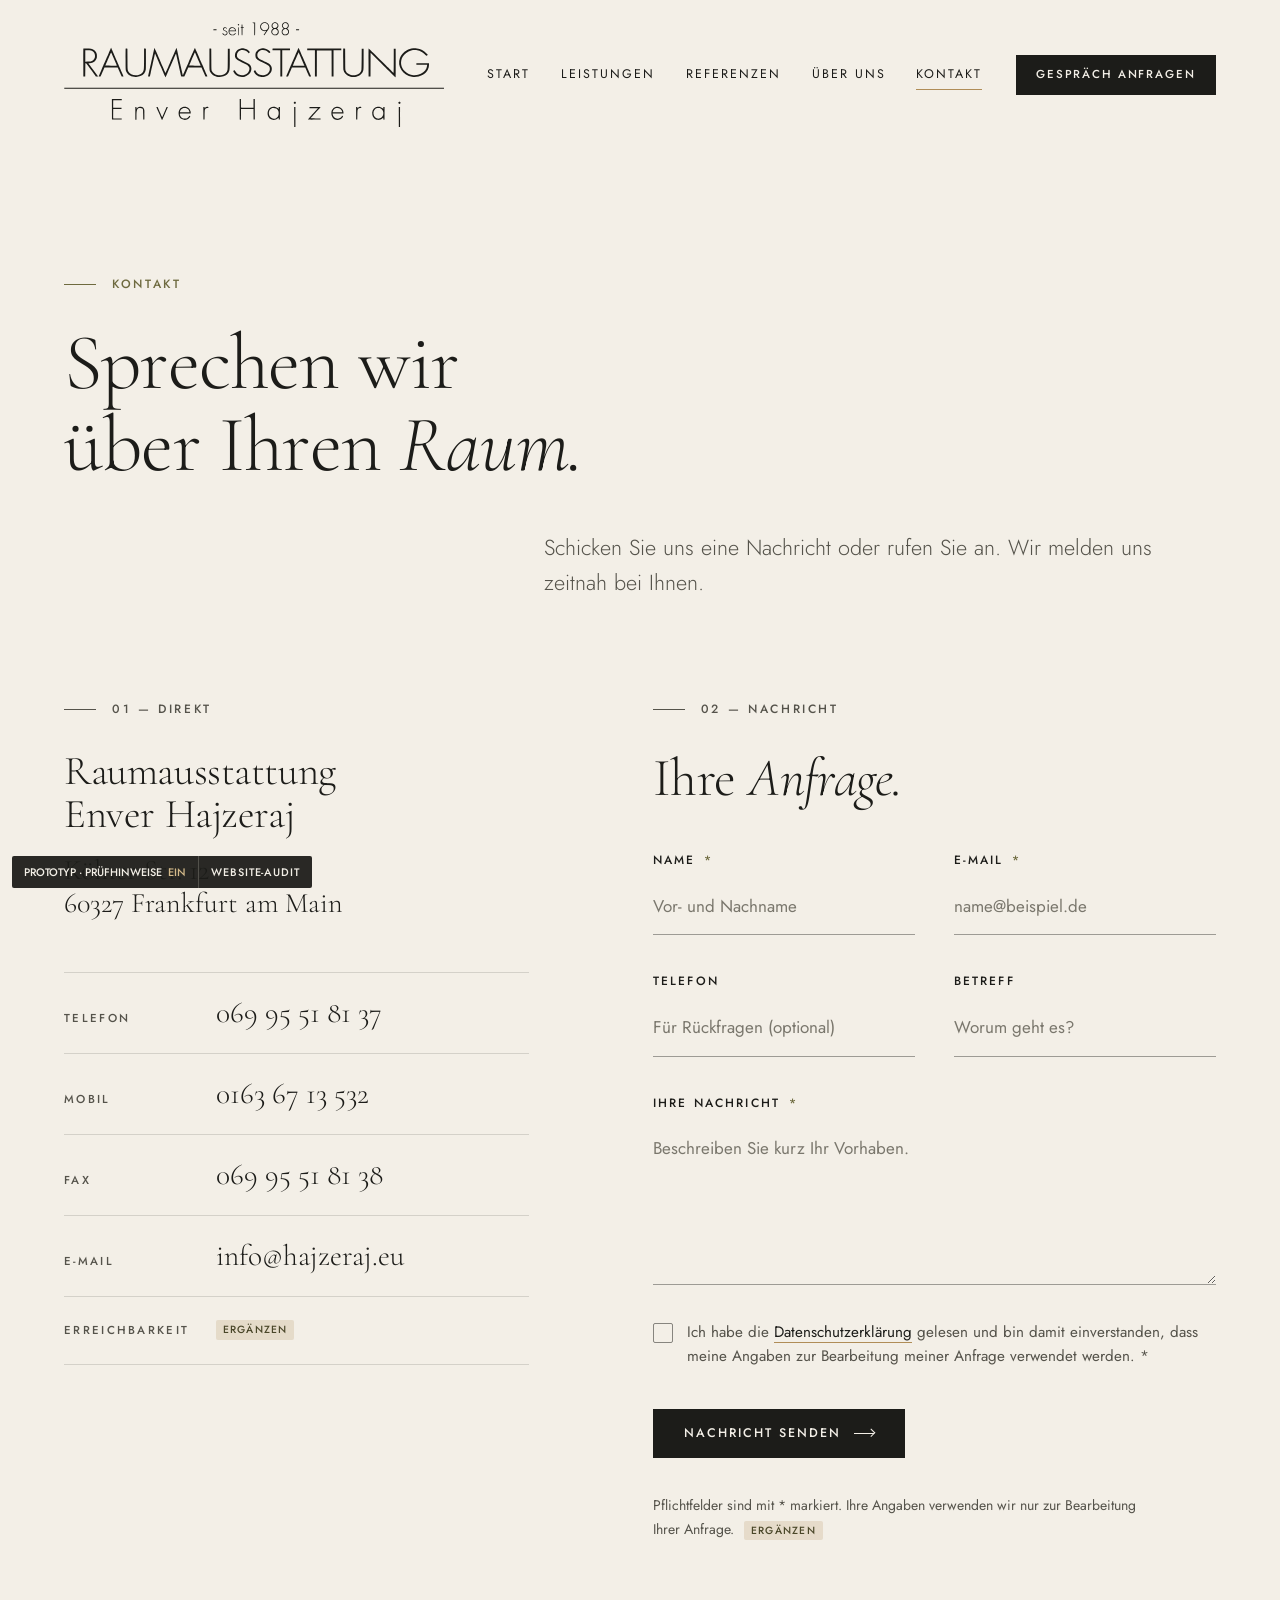
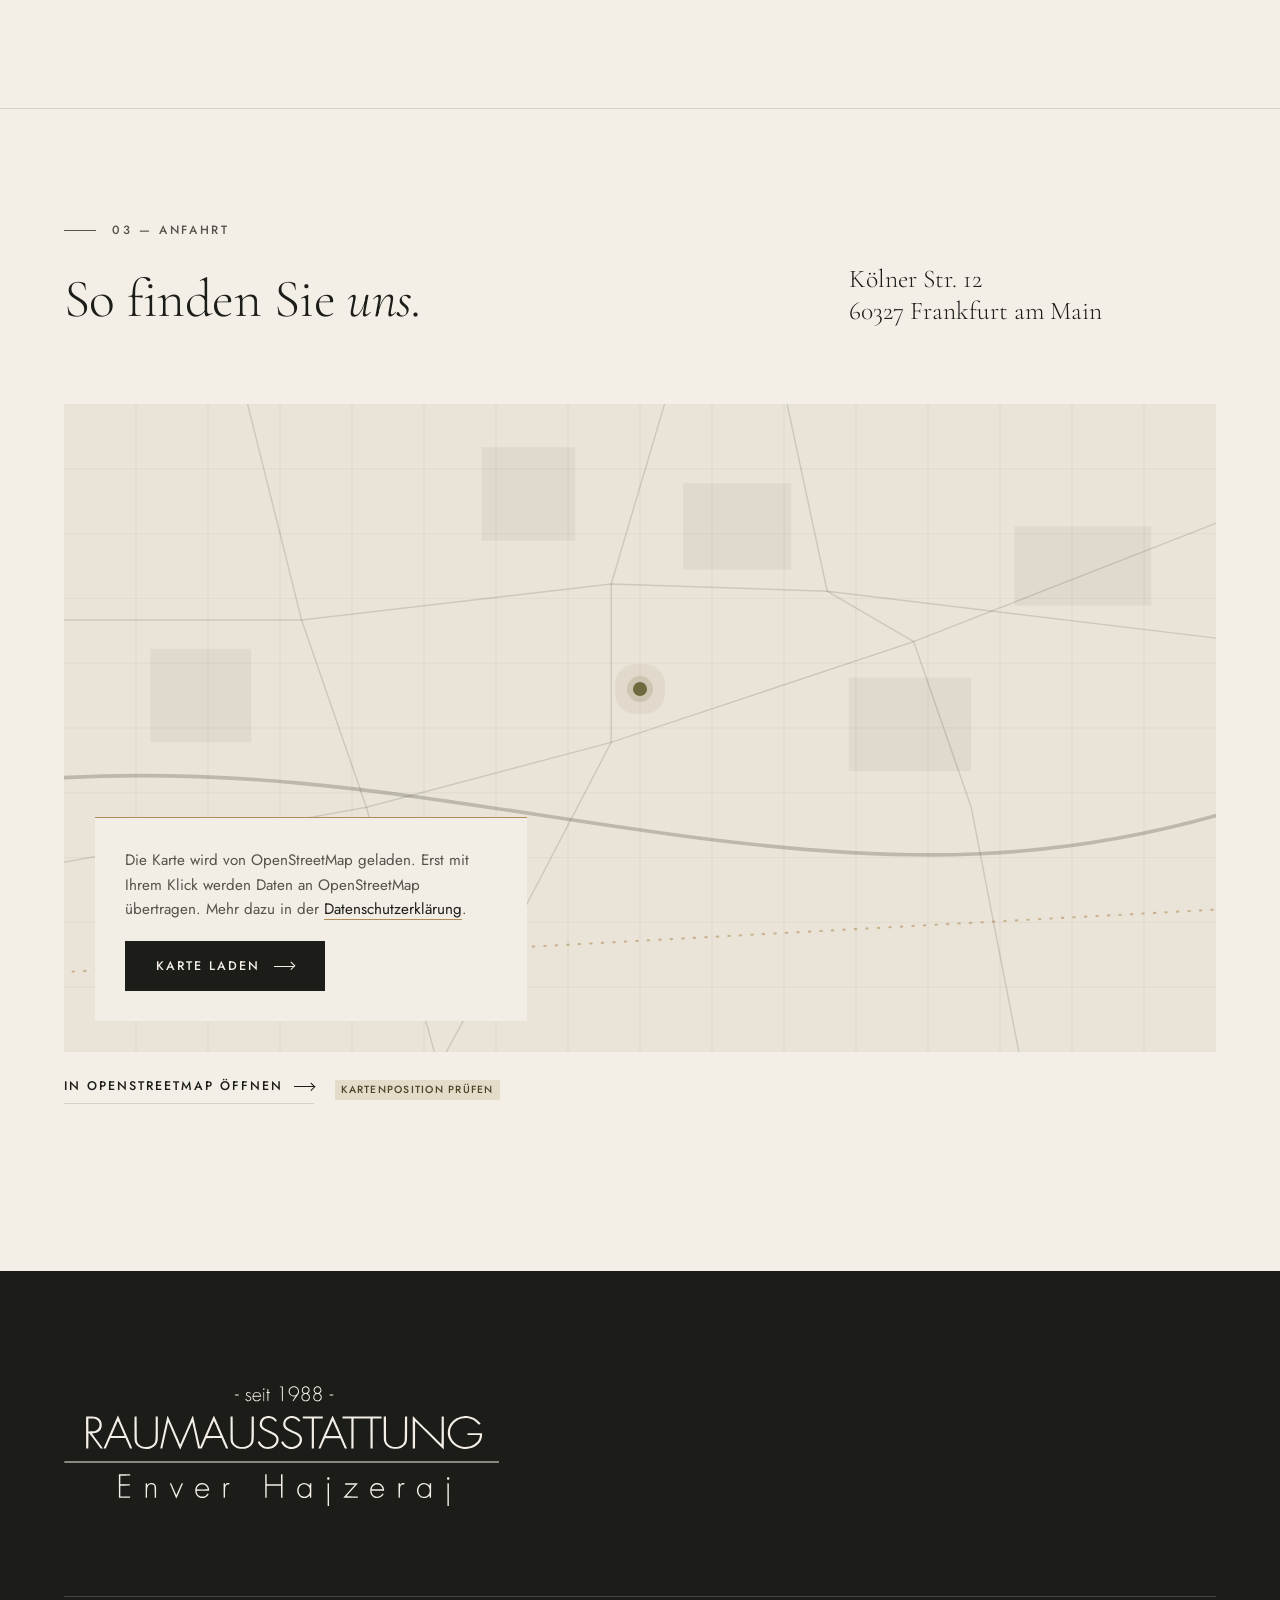
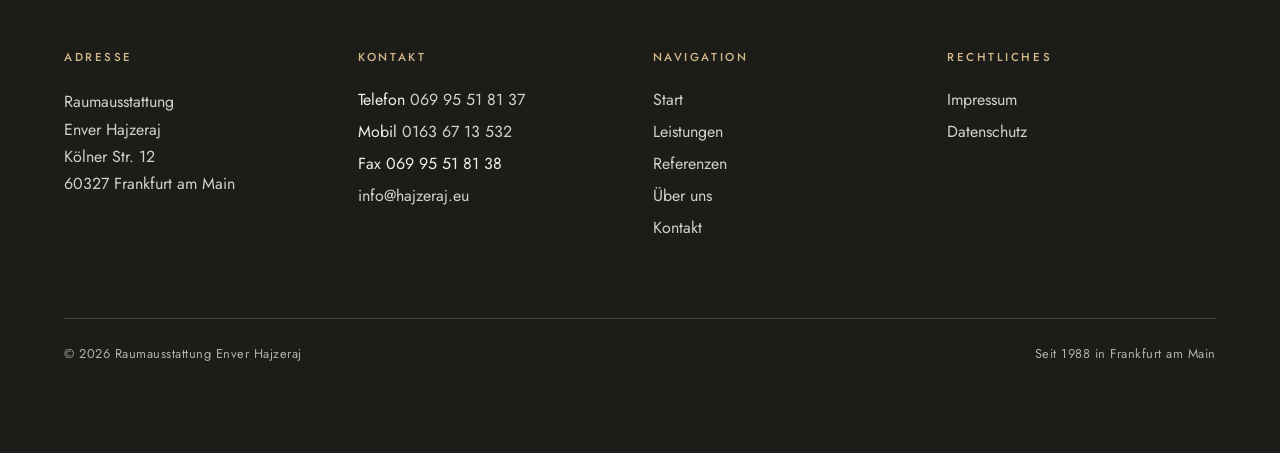
<file: kontakt.html>
<!doctype html>
<html lang="de">
<head>
<meta charset="utf-8">
<meta name="viewport" content="width=device-width, initial-scale=1">
<title>Kontakt – Raumausstattung Enver Hajzeraj, Frankfurt</title>
<meta name="description" content="Sprechen Sie mit uns über Ihren Raum. Kölner Str. 12, 60327 Frankfurt am Main. Telefon 069 95 51 81 37 oder per Nachricht.">
<meta name="robots" content="noindex, nofollow">
<meta name="theme-color" content="#F3EFE7">
<meta property="og:type" content="website">
<meta property="og:locale" content="de_DE">
<meta property="og:title" content="Kontakt – Raumausstattung Enver Hajzeraj, Frankfurt">
<meta property="og:description" content="Sprechen Sie mit uns über Ihren Raum. Kölner Str. 12, 60327 Frankfurt am Main. Telefon 069 95 51 81 37 oder per Nachricht.">
<meta property="og:image" content="https://justolgay.github.io/hajzeraj-prototyp/assets/og.jpg">
<meta property="og:url" content="https://justolgay.github.io/hajzeraj-prototyp/kontakt.html">
<meta property="og:image:width" content="1200">
<meta property="og:image:height" content="630">
<link rel="icon" href="assets/favicon.svg" type="image/svg+xml">
<link rel="preload" href="assets/fonts/jost-latin-400-normal.woff2" as="font" type="font/woff2" crossorigin>
<link rel="preload" href="assets/fonts/cormorant-garamond-latin-300-normal.woff2" as="font" type="font/woff2" crossorigin>
<script>document.documentElement.classList.add('js');</script>
<link rel="stylesheet" href="assets/css/style.css">
<link rel="stylesheet" href="assets/css/page-kontakt.css">
</head>
<body>
<a class="skip-link" href="#main">Zum Inhalt springen</a>
<header class="site-header" data-header>
  <div class="container site-header__inner">
    <a class="site-header__logo" href="index.html" aria-label="Raumausstattung Enver Hajzeraj – Startseite">
      <svg class="logo" viewBox="0 0 3000 830" aria-hidden="true" focusable="false"><path id="hz-logo" d="M 1572.219 3.925 C 1565.780 6.300, 1560.060 10.395, 1555.917 15.595 C 1551.539 21.090, 1550.367 23.647, 1548.967 30.763 C 1547.617 37.625, 1548.773 46.697, 1551.735 52.487 C 1558.705 66.110, 1574.745 74.354, 1589.293 71.792 C 1592.488 71.229, 1595.351 71.017, 1595.655 71.322 C 1595.959 71.626, 1591.661 78.210, 1586.104 85.953 C 1580.547 93.696, 1576 100.683, 1576 101.480 C 1576 102.717, 1578.825 105, 1580.355 105 C 1580.623 105, 1586.809 96.562, 1594.103 86.250 C 1618.083 52.343, 1618.554 51.550, 1619.964 42.708 C 1622.385 27.524, 1613.990 11.615, 1600.155 5.167 C 1592.528 1.612, 1579.999 1.055, 1572.219 3.925 M 1653.337 4.990 C 1636.615 13.345, 1634.002 37.139, 1648.532 48.733 C 1652.219 51.674, 1652.867 53, 1650.621 53 C 1648.282 53, 1641.208 60.654, 1638.935 65.644 C 1635.771 72.588, 1635.929 82.967, 1639.300 89.564 C 1644.676 100.088, 1653.716 105.465, 1666 105.448 C 1675.770 105.435, 1682.383 102.593, 1688.516 95.771 C 1693.665 90.044, 1695.392 85.039, 1695.238 76.290 C 1695.072 66.854, 1690.567 58.694, 1682.667 53.517 L 1679.948 51.736 1683.886 48.366 C 1689.457 43.597, 1693 36.042, 1693 28.929 C 1693 17.692, 1688.294 9.802, 1678.745 5.030 C 1670.230 0.775, 1661.797 0.762, 1653.337 4.990 M 1737.627 3.468 C 1731.997 5.475, 1727.129 9.810, 1723.711 15.861 C 1717.913 26.121, 1720.076 39.353, 1728.840 47.247 C 1732.752 50.771, 1734.046 53, 1732.180 53 C 1730.130 53, 1723.022 60.407, 1720.930 64.723 C 1719.106 68.487, 1718.612 71.196, 1718.603 77.500 C 1718.588 87.085, 1720.475 91.418, 1727.476 97.871 C 1733.935 103.825, 1737.979 105.352, 1747.500 105.432 C 1754.327 105.490, 1756.339 105.088, 1761.224 102.689 C 1774.377 96.230, 1780.198 81.742, 1775.353 67.522 C 1773.755 62.833, 1766.288 53.895, 1763 52.736 C 1761.883 52.343, 1762.581 51.193, 1765.737 48.231 C 1771.004 43.288, 1774.975 35.039, 1774.995 29 C 1775.028 18.864, 1768.577 8.575, 1759.556 4.374 C 1753.672 1.634, 1743.905 1.231, 1737.627 3.468 M 1488.557 5.223 C 1487.701 6.445, 1487 7.795, 1487 8.223 C 1487 8.650, 1490.375 9, 1494.500 9 L 1502 9 1502 56.433 C 1502 101.789, 1502.081 103.891, 1503.859 104.455 C 1504.882 104.780, 1506.457 104.762, 1507.359 104.416 C 1508.850 103.843, 1509 99.187, 1509 53.393 L 1509 3 1499.557 3 C 1490.932 3, 1489.978 3.193, 1488.557 5.223 M 1574.275 9.654 C 1568.691 11.631, 1561.040 18.627, 1558.165 24.384 C 1551.219 38.292, 1557.168 55.701, 1571.475 63.337 C 1577.283 66.438, 1591.746 66.432, 1597.500 63.328 C 1615.672 53.523, 1618.923 29.107, 1603.858 15.563 C 1601.180 13.154, 1596.886 10.468, 1594.316 9.592 C 1588.570 7.634, 1579.904 7.661, 1574.275 9.654 M 1658.007 9.593 C 1643.981 15.675, 1641.467 36.363, 1653.770 44.450 C 1668.209 53.941, 1686 44.940, 1686 28.144 C 1686 13.613, 1671.261 3.845, 1658.007 9.593 M 1739.500 9.657 C 1731.423 13.901, 1726.262 22.464, 1727.267 29.955 C 1729.546 46.942, 1748.510 54.225, 1761.255 43.007 C 1775.238 30.698, 1766.018 7.877, 1747.128 8.040 C 1744.583 8.062, 1741.150 8.790, 1739.500 9.657 M 1374.223 17.557 C 1370.051 20.479, 1372.324 27, 1377.515 27 C 1379.872 27, 1383 23.737, 1383 21.277 C 1383 19.624, 1379.376 16, 1377.723 16 C 1377.020 16, 1375.445 16.701, 1374.223 17.557 M 1402.667 20.667 C 1402.300 21.033, 1402 25.955, 1402 31.603 L 1402 41.873 1398.750 42.187 C 1396.034 42.449, 1395.500 42.910, 1395.500 45 C 1395.500 47.087, 1396.034 47.552, 1398.734 47.812 L 1401.969 48.124 1402.234 75.704 C 1402.470 100.173, 1402.688 103.402, 1404.166 104.334 C 1405.375 105.096, 1406.267 105.023, 1407.416 104.070 C 1408.791 102.929, 1409 99.137, 1409 75.378 L 1409 48 1414 48 C 1418.889 48, 1419 47.933, 1419 45 C 1419 42.067, 1418.889 42, 1414 42 L 1409 42 1409 32.582 C 1409 27.402, 1408.727 22.452, 1408.393 21.582 C 1407.789 20.009, 1403.940 19.394, 1402.667 20.667 M 1263.424 43.019 C 1257.695 45.855, 1254.607 51.561, 1255.240 58.143 C 1255.856 64.560, 1258.918 67.788, 1268.331 71.944 C 1272.274 73.685, 1277.018 75.861, 1278.873 76.779 C 1290.920 82.739, 1283.116 101.288, 1269.220 99.721 C 1263.820 99.113, 1260.281 96.628, 1257.682 91.619 C 1255.975 88.330, 1255.395 87.935, 1253.116 88.507 C 1249.593 89.391, 1249.547 89.491, 1251.004 93.009 C 1252.951 97.711, 1255.800 100.857, 1260.091 103.047 C 1268.552 107.363, 1278.132 106.457, 1284.662 100.724 C 1289.073 96.850, 1291 92.547, 1291 86.566 C 1291 77.257, 1285.321 71.267, 1272.431 66.977 C 1262.999 63.838, 1259.095 58.428, 1262.147 52.726 C 1265.644 46.191, 1273.617 44.969, 1279.435 50.077 C 1285.289 55.217, 1289.931 51.840, 1284.490 46.400 C 1278.985 40.894, 1270.475 39.529, 1263.424 43.019 M 1319.882 42.381 C 1313.995 44.484, 1308.999 48.019, 1305.937 52.246 C 1293.617 69.253, 1298.491 94.201, 1315.792 102.697 C 1320.614 105.065, 1322.742 105.498, 1329.500 105.485 C 1339.318 105.467, 1344.492 103.350, 1351.258 96.585 C 1356.382 91.460, 1357.082 89.157, 1354.084 87.285 C 1352.405 86.236, 1351.727 86.627, 1348.595 90.449 C 1339.101 102.036, 1323.321 103.170, 1312.855 93.019 C 1309.426 89.693, 1307.774 87.066, 1306.598 83.068 C 1303.680 73.148, 1301.284 74, 1332.114 74 L 1359.227 74 1358.567 69.250 C 1356.104 51.539, 1344.793 40.903, 1328.568 41.044 C 1325.781 41.068, 1321.872 41.670, 1319.882 42.381 M 1374.480 43.191 C 1374.199 43.923, 1374.089 58.017, 1374.235 74.511 L 1374.500 104.500 1377 104.500 L 1379.500 104.500 1379.500 73.500 L 1379.500 42.500 1377.246 42.180 C 1376.006 42.004, 1374.761 42.459, 1374.480 43.191 M 1319.500 48.903 C 1312.481 52.164, 1306 60.404, 1306 66.065 C 1306 67.922, 1306.925 68, 1329 68 C 1351.519 68, 1352 67.957, 1352 65.950 C 1352 60.924, 1345.281 52.258, 1338.790 48.912 C 1333.928 46.407, 1324.881 46.402, 1319.500 48.903 M 1658.558 56.492 C 1651.011 59.180, 1645.987 64.620, 1643.903 72.359 C 1639.876 87.314, 1654.681 102.379, 1670.146 99.062 C 1685.396 95.791, 1692.972 80.614, 1686.071 67.158 C 1681.040 57.349, 1669.122 52.729, 1658.558 56.492 M 1739.625 56.408 C 1737.493 57.201, 1734.176 59.347, 1732.253 61.175 C 1719.105 73.676, 1725.006 94.683, 1742.868 98.968 C 1749.444 100.546, 1756.882 98.505, 1762.698 93.526 C 1773.772 84.048, 1772.123 65.845, 1759.523 58.460 C 1753.953 55.196, 1745.283 54.302, 1739.625 56.408 M 1179.667 58.667 C 1179.300 59.033, 1179 60.608, 1179 62.167 L 1179 65 1191.433 65 C 1202.673 65, 1203.922 64.822, 1204.455 63.141 C 1204.780 62.118, 1204.762 60.543, 1204.416 59.641 C 1203.881 58.249, 1202.008 58, 1192.060 58 C 1185.610 58, 1180.033 58.300, 1179.667 58.667 M 1831.667 58.667 C 1831.300 59.033, 1831 60.608, 1831 62.167 L 1831 65 1843.500 65 L 1856 65 1856 61.500 L 1856 58 1844.167 58 C 1837.658 58, 1832.033 58.300, 1831.667 58.667 M 366.263 215.250 C 363.454 221.438, 356.908 236.400, 351.717 248.500 C 346.525 260.600, 341.302 272.643, 340.108 275.262 C 338.915 277.881, 332.718 292.056, 326.337 306.762 C 319.956 321.468, 312.275 339.125, 309.267 346 C 306.259 352.875, 298.846 369.975, 292.793 384 C 286.740 398.025, 280.534 412.200, 279.001 415.500 C 275.245 423.590, 273 429.060, 273 430.122 C 273 430.605, 276.386 431, 280.525 431 C 287.393 431, 288.128 430.804, 288.954 428.750 C 289.452 427.512, 293.514 418.175, 297.982 408 C 302.450 397.825, 309.068 382.637, 312.690 374.250 L 319.275 359 371.467 359 L 423.658 359 425.804 363.750 C 426.984 366.363, 432.031 377.950, 437.019 389.500 C 442.007 401.050, 448.184 415.113, 450.745 420.750 L 455.401 431 462.700 431 C 466.715 431, 470 430.577, 470 430.061 C 470 429.544, 463.925 415.117, 456.500 398 C 449.075 380.883, 443 366.723, 443 366.532 C 443 366.341, 440.975 361.851, 438.500 356.554 C 436.025 351.257, 434 346.747, 434 346.530 C 434 346.115, 405.274 279.693, 401.767 272 C 400.639 269.525, 394.881 256.250, 388.973 242.500 C 377.358 215.472, 372.210 204, 371.697 204 C 371.518 204, 369.072 209.063, 366.263 215.250 M 710.677 217.340 C 709.134 224.578, 705.885 239.275, 703.457 250 C 698.613 271.397, 692.148 300.393, 685.844 329 C 683.602 339.175, 681.188 349.975, 680.479 353 C 678.345 362.113, 675.053 376.821, 672.420 389 C 671.053 395.325, 668.423 407.025, 666.575 415 C 664.728 422.975, 663.551 429.861, 663.960 430.302 C 664.369 430.742, 667.582 430.967, 671.102 430.802 L 677.500 430.500 679.273 423.500 C 680.248 419.650, 682.657 409.075, 684.625 400 C 686.594 390.925, 690.594 372.925, 693.515 360 C 696.437 347.075, 699.130 334.925, 699.500 333 C 699.870 331.075, 702.562 318.925, 705.480 306 C 708.399 293.075, 712.245 275.750, 714.026 267.500 C 715.808 259.250, 717.609 251.600, 718.030 250.500 C 718.753 248.606, 718.846 248.633, 719.779 251 C 720.320 252.375, 723.251 259.125, 726.291 266 C 731.884 278.648, 750.683 322.133, 758.499 340.500 C 760.840 346, 763.890 352.975, 765.277 356 C 767.962 361.854, 786.890 405.622, 795.244 425.291 C 797.998 431.777, 800.687 436.938, 801.220 436.760 C 801.752 436.583, 805.314 429.252, 809.136 420.469 C 823.780 386.813, 841.477 346.049, 846.025 335.500 C 848.634 329.450, 856.481 311.450, 863.463 295.500 C 870.446 279.550, 877.765 262.788, 879.728 258.250 C 881.691 253.713, 883.611 250, 883.994 250 C 884.378 250, 885.469 253.488, 886.419 257.750 C 887.370 262.012, 890.334 275.400, 893.007 287.500 C 895.679 299.600, 900.153 319.850, 902.948 332.500 C 905.743 345.150, 909.367 361.350, 911 368.500 C 912.633 375.650, 916.237 391.850, 919.009 404.500 C 921.780 417.150, 924.293 428.287, 924.591 429.250 C 925.070 430.793, 926.595 431, 937.449 431 L 949.763 431 953.510 422.250 C 955.572 417.438, 958.804 410.141, 960.694 406.035 C 962.585 401.930, 965.647 394.955, 967.499 390.535 C 969.352 386.116, 973.138 377.325, 975.914 371 L 980.960 359.500 1033.299 359.241 L 1085.638 358.983 1088.263 365.241 C 1090.773 371.223, 1097.955 387.725, 1110.790 417 L 1116.709 430.500 1124.483 430.794 C 1133.617 431.140, 1133.488 432.844, 1125.684 415 C 1122.677 408.125, 1114.363 389, 1107.208 372.500 C 1100.052 356, 1092.621 338.900, 1090.692 334.500 C 1087.389 326.963, 1074.325 296.811, 1046.556 232.640 C 1039.925 217.317, 1034.062 204.786, 1033.526 204.793 C 1032.990 204.801, 1030.167 210.363, 1027.252 217.154 C 1024.336 223.944, 1020.999 231.525, 1019.834 234 C 1018.670 236.475, 1016.481 241.425, 1014.971 245 C 1013.461 248.575, 1008.404 260.275, 1003.732 271 C 999.061 281.725, 990.046 302.425, 983.699 317 C 977.352 331.575, 965.772 358.125, 957.965 376 C 950.159 393.875, 942.618 411.323, 941.209 414.773 C 939.799 418.223, 938.270 420.670, 937.810 420.210 C 937.351 419.751, 934.954 410.178, 932.484 398.938 C 930.014 387.697, 926.900 373.775, 925.563 368 C 924.226 362.225, 921.066 348.050, 918.540 336.500 C 916.014 324.950, 913.039 311.675, 911.928 307 C 909.590 297.155, 909.195 295.405, 904.044 272 C 899.972 253.500, 894.067 226.816, 891.112 213.557 C 890.138 209.188, 888.921 205.474, 888.408 205.303 C 887.895 205.132, 886.739 206.681, 885.839 208.746 C 884.940 210.811, 877.591 227.800, 869.508 246.500 C 861.426 265.200, 853.087 284.325, 850.977 289 C 848.867 293.675, 842.800 307.625, 837.495 320 C 832.190 332.375, 826.611 345.200, 825.097 348.500 C 823.583 351.800, 817.915 364.850, 812.503 377.500 C 807.090 390.150, 802.226 401.071, 801.693 401.769 C 801.001 402.675, 799.237 399.530, 795.522 390.769 C 792.661 384.021, 784.573 365.225, 777.548 349 C 764.832 319.632, 762.873 315.115, 746.755 278 C 742.098 267.275, 734.216 249.046, 729.241 237.492 C 717.957 211.288, 715.193 205.237, 714.238 204.647 C 713.823 204.391, 712.220 210.102, 710.677 217.340 M 1850.219 207.572 C 1848.207 211.517, 1844.941 218.970, 1823.692 268.112 C 1817.363 282.749, 1810.978 297.361, 1809.504 300.584 C 1808.030 303.807, 1801.951 317.707, 1795.995 331.472 C 1790.039 345.237, 1778.153 372.636, 1769.583 392.358 C 1761.012 412.079, 1754 428.862, 1754 429.651 C 1754 430.793, 1755.466 431.027, 1761.152 430.794 L 1768.305 430.500 1773.125 420 C 1775.777 414.225, 1782.802 398.250, 1788.738 384.500 L 1799.530 359.500 1851.946 359.500 L 1904.363 359.500 1912.245 377.500 C 1916.580 387.400, 1922.842 401.792, 1926.161 409.481 C 1929.480 417.171, 1933.061 425.159, 1934.118 427.231 L 1936.041 431 1943.520 431 C 1947.634 431, 1951 430.798, 1951 430.550 C 1951 430.303, 1949.156 425.915, 1946.901 420.800 C 1939.139 403.188, 1919.745 358.480, 1915.321 348 C 1912.883 342.225, 1909.737 335.057, 1908.330 332.071 C 1906.923 329.084, 1903.853 322.109, 1901.508 316.571 C 1899.162 311.032, 1891.386 293, 1884.226 276.500 C 1877.067 260, 1867.343 237.584, 1862.618 226.686 C 1851.531 201.113, 1852.641 202.824, 1850.219 207.572 M 1396.704 208.539 C 1388.759 210.119, 1379.946 213.269, 1375 216.295 C 1364.795 222.539, 1355.299 234.808, 1352.074 245.916 C 1346.179 266.222, 1349.755 281.866, 1363.189 294.540 C 1369.420 300.418, 1372.548 302.256, 1395.296 313.402 C 1409.158 320.195, 1423.633 327.194, 1427.463 328.956 C 1445.690 337.344, 1456.095 345.501, 1460.942 355.201 C 1463.575 360.470, 1464 362.413, 1464 369.191 C 1464 407.345, 1416.542 432.955, 1379.369 414.860 C 1370.149 410.372, 1357.947 398.251, 1352.545 388.215 C 1350.389 384.208, 1348.147 381.131, 1347.562 381.377 C 1338.054 385.374, 1336 386.420, 1336 387.265 C 1336 387.814, 1337.912 391.883, 1340.250 396.309 C 1350.221 415.186, 1369.780 429.152, 1391.668 433.023 C 1400.394 434.567, 1417.914 433.800, 1426.500 431.500 C 1435.895 428.983, 1449.961 421.567, 1457.326 415.248 C 1469.598 404.719, 1475.737 394.365, 1478.543 379.465 C 1481.654 362.943, 1477.424 347.519, 1466.893 336.988 C 1458.360 328.455, 1456.967 327.679, 1410.500 305.572 C 1387.746 294.747, 1384.144 292.793, 1378.373 288.144 C 1367.841 279.659, 1364.376 272.165, 1365.243 259.746 C 1365.902 250.299, 1368.890 242.725, 1374.469 236.352 C 1383.663 225.851, 1394.846 221, 1409.859 221 C 1427.449 221, 1443.335 228.473, 1453 241.295 C 1454.925 243.849, 1456.856 245.952, 1457.292 245.969 C 1458.992 246.035, 1466.924 239.410, 1466.961 237.894 C 1467.055 234.004, 1456.511 223.475, 1445.672 216.636 C 1441.186 213.805, 1430.145 209.942, 1422.162 208.409 C 1413.275 206.702, 1405.747 206.741, 1396.704 208.539 M 1557.507 208.622 C 1539.718 211.832, 1524.065 223.013, 1516.745 237.737 C 1512.014 247.255, 1510.643 254.293, 1511.244 265.996 C 1511.898 278.724, 1514.640 284.855, 1523.733 293.916 C 1531.060 301.217, 1526.162 298.549, 1585 327.289 C 1603.259 336.209, 1607.509 338.717, 1613.196 343.935 C 1622.350 352.333, 1625 358.024, 1625 369.282 C 1625 382.695, 1621.272 391.765, 1611.634 401.803 C 1601.559 412.295, 1590.167 418.062, 1575.451 420.121 C 1566.333 421.396, 1553.761 420.191, 1546.002 417.297 C 1533.438 412.610, 1521.123 401.512, 1513.856 388.326 L 1509.902 381.151 1504.701 383.251 C 1501.841 384.405, 1498.959 385.758, 1498.299 386.257 C 1495.090 388.680, 1508.662 409.352, 1518.818 417.510 C 1526.755 423.886, 1540.896 430.626, 1550.208 432.472 C 1571.849 436.762, 1593.943 432.283, 1612.560 419.832 C 1643.955 398.833, 1650.475 358.626, 1626.274 335.246 C 1620.123 329.303, 1617.451 327.737, 1593.538 316.069 C 1579.217 309.082, 1563.675 301.617, 1559 299.480 C 1534.769 288.409, 1525.117 276.658, 1526.214 259.566 C 1527.637 237.392, 1546.492 221, 1570.574 221 C 1587.579 221, 1600.715 226.623, 1612.041 238.751 C 1619.792 247.051, 1618.908 246.929, 1626.412 240.734 L 1629.323 238.330 1626.246 233.858 C 1617.739 221.494, 1601.721 211.921, 1583.873 208.535 C 1574.137 206.689, 1568.111 206.708, 1557.507 208.622 M 2757.500 207.691 C 2737.094 210.350, 2721.080 215.202, 2706.882 223.027 C 2680.332 237.661, 2661.318 259.258, 2652.175 285.165 C 2640.433 318.434, 2644.271 349.523, 2663.798 379.325 C 2681.922 406.987, 2713.389 427, 2747.442 432.523 C 2797.383 440.623, 2853.202 415.973, 2872.343 377.365 C 2878.774 364.394, 2882 350.257, 2882 335.042 L 2882 325 2832 325 L 2782 325 2782 331.500 L 2782 338 2824.500 338 L 2867 338 2867 340.403 C 2867 345.147, 2863.180 361.624, 2860.625 367.898 C 2851.823 389.516, 2826.474 408.621, 2795 417.358 C 2785.025 420.128, 2769.216 421.271, 2757.374 420.079 C 2731.705 417.496, 2709.771 407.376, 2691.131 389.518 C 2658.805 358.547, 2651.872 312.060, 2673.992 274.609 C 2688.135 250.666, 2713.531 231.504, 2740.500 224.430 C 2754.067 220.872, 2775.560 219.981, 2788.001 222.461 C 2814.109 227.667, 2828.813 235.603, 2847.866 254.772 C 2861.685 268.674, 2860.505 268.282, 2868.450 261.606 L 2872.401 258.287 2862.131 247.731 C 2840.163 225.152, 2816.222 212.723, 2786.500 208.468 C 2777.156 207.131, 2764.419 206.789, 2757.500 207.691 M 2404.246 319.676 L 2404.500 430.500 2412.245 430.792 L 2419.990 431.084 2420.245 336.631 L 2420.500 242.177 2474 295.239 C 2503.425 324.423, 2547.536 368.258, 2572.025 392.650 C 2596.514 417.043, 2617.103 437, 2617.779 437 C 2618.746 437, 2618.954 412.795, 2618.754 323.750 L 2618.500 210.500 2611 210.500 L 2603.500 210.500 2603.245 305.832 C 2603.085 365.768, 2602.636 401.040, 2602.036 400.832 C 2601.511 400.649, 2592.626 392.166, 2582.291 381.980 C 2571.956 371.793, 2536.955 337.368, 2504.511 305.480 C 2472.068 273.591, 2436.832 238.950, 2426.209 228.500 C 2415.587 218.050, 2406.242 209.354, 2405.444 209.176 C 2404.179 208.894, 2404.024 223.210, 2404.246 319.676 M 152.461 211.250 C 152.199 211.938, 152.101 261.550, 152.242 321.500 L 152.500 430.500 160 430.500 L 167.500 430.500 168 378.500 L 168.500 326.500 171.157 326.193 C 172.825 326, 174.501 326.623, 175.657 327.865 C 176.671 328.955, 185.592 340.793, 195.483 354.173 C 205.374 367.553, 221.136 388.850, 230.510 401.500 C 239.884 414.150, 248.585 425.962, 249.845 427.750 C 252.121 430.979, 252.192 431, 260.568 431 C 265.206 431, 269 430.743, 269 430.429 C 269 429.870, 229.729 376.633, 205.334 344.120 C 198.574 335.111, 193.244 327.414, 193.489 327.017 C 193.735 326.620, 198.339 326.052, 203.720 325.755 C 231.392 324.230, 252.213 308.476, 258.511 284.297 C 260.438 276.900, 260.421 261.068, 258.478 253.460 C 255.018 239.906, 247.231 228.667, 236.252 221.379 C 223.278 212.767, 208.557 210.050, 174.719 210.020 C 158.199 210.005, 152.822 210.302, 152.461 211.250 M 486.708 210.626 C 486.318 211.015, 486 246.886, 486 290.339 C 486 379.684, 486.020 379.971, 493.150 394.846 C 505.021 419.613, 535.664 435.115, 570 433.725 C 584.098 433.154, 592.420 431.434, 603.133 426.876 C 628.977 415.879, 642.620 398.521, 646.054 372.267 C 646.689 367.415, 646.963 335.605, 646.785 287.500 L 646.500 210.500 639.250 210.206 L 632 209.912 631.999 281.706 C 631.998 353.209, 631.430 369.054, 628.457 380.542 C 624.042 397.595, 612.916 408.793, 593.261 415.963 C 560.765 427.818, 519.611 415.626, 507.940 390.686 C 501.609 377.157, 501.691 378.354, 501.068 290.500 L 500.500 210.500 493.958 210.209 C 490.359 210.049, 487.097 210.237, 486.708 210.626 M 1147.988 210.706 C 1147.982 211.143, 1147.987 247.657, 1148 291.848 C 1148.026 381.407, 1147.988 380.840, 1154.783 395 C 1160.326 406.554, 1171.470 417.180, 1185.083 423.891 C 1201.136 431.805, 1208.224 433.371, 1228 433.371 C 1247.066 433.371, 1254.531 431.832, 1269 424.918 C 1282.992 418.233, 1292.432 410.083, 1299.282 398.774 C 1308.519 383.526, 1309.183 375.414, 1308.798 282.500 L 1308.500 210.500 1301 210.500 L 1293.500 210.500 1292.950 292.500 C 1292.342 383.155, 1292.615 379.364, 1285.752 392.292 C 1279.653 403.779, 1265.513 413.526, 1248.203 418.175 C 1237.062 421.167, 1219.490 421.139, 1208.030 418.110 C 1190.006 413.348, 1175.358 402.841, 1169.535 390.500 C 1163.485 377.678, 1163.685 380.714, 1163.067 292 L 1162.500 210.500 1155.250 210.206 C 1151.263 210.045, 1147.995 210.270, 1147.988 210.706 M 1646.667 210.667 C 1645.833 211.500, 1645.789 220.285, 1646.607 222.418 C 1647.142 223.813, 1650.815 224, 1677.607 224 L 1708 224 1708 327.500 L 1708 431 1715.500 431 L 1723 431 1723 327.500 L 1723 224 1753.500 224 L 1784 224 1784 217 L 1784 210 1715.667 210 C 1678.083 210, 1647.033 210.300, 1646.667 210.667 M 1920 217 L 1920 224 1950.500 224 L 1981 224 1981 327.500 L 1981 431 1988.495 431 L 1995.991 431 1996.245 327.750 L 1996.500 224.500 2054.500 224.500 L 2112.500 224.500 2112.755 327.750 L 2113.009 431 2120.505 431 L 2128 431 2128 327.500 L 2128 224 2158.500 224 L 2189 224 2189 217 L 2189 210 2054.500 210 L 1920 210 1920 217 M 2204.403 211.392 C 2204.090 212.207, 2204.039 248.789, 2204.288 292.686 C 2204.675 360.988, 2204.972 373.563, 2206.343 379.871 C 2210.502 398.998, 2223.124 414.543, 2242.083 423.891 C 2258.136 431.805, 2265.224 433.371, 2285 433.371 C 2304.776 433.371, 2311.864 431.805, 2327.917 423.891 C 2341.529 417.180, 2352.751 406.527, 2358.350 395 C 2365.544 380.193, 2365.478 381.152, 2365.489 291 L 2365.500 210.500 2358 210.500 L 2350.500 210.500 2349.920 292 C 2349.529 347.052, 2348.975 375.017, 2348.215 378.174 C 2343.401 398.154, 2328.636 411.880, 2305.175 418.182 C 2294.068 421.165, 2276.476 421.135, 2265.040 418.113 C 2246.721 413.272, 2233.119 403.610, 2226.782 390.936 C 2220.407 378.188, 2220.625 381.385, 2220.037 292 L 2219.500 210.500 2212.236 210.206 C 2206.549 209.976, 2204.848 210.233, 2204.403 211.392 M 168 268.615 L 168 313.230 188.250 312.783 C 205.901 312.393, 209.323 312.049, 214.917 310.101 C 233.223 303.726, 245 287.233, 245 267.971 C 245 256.860, 238.893 242.747, 231.073 235.789 C 221.007 226.832, 210.148 224.042, 185.250 224.017 L 168 224 168 268.615 M 362.005 261.200 C 356.893 272.915, 347.446 294.650, 341.012 309.500 C 334.578 324.350, 328.568 337.940, 327.657 339.700 C 326.746 341.461, 326 343.373, 326 343.950 C 326 344.668, 340.433 345, 371.617 345 C 414.595 345, 417.203 344.899, 416.708 343.250 C 416.419 342.288, 410.127 327.550, 402.727 310.500 C 395.326 293.450, 385.570 270.950, 381.045 260.500 C 376.521 250.050, 372.477 241.140, 372.059 240.700 C 371.642 240.260, 367.117 249.485, 362.005 261.200 M 1031.613 243.073 C 1030.162 246.541, 1019.303 271.539, 999.086 317.947 C 992.988 331.942, 988 343.755, 988 344.197 C 988 344.638, 1008.475 345, 1033.500 345 C 1058.525 345, 1079 344.836, 1079 344.636 C 1079 344.435, 1073.093 330.598, 1065.873 313.886 C 1058.653 297.174, 1051.654 280.863, 1050.320 277.640 C 1048.986 274.417, 1046.336 268.407, 1044.432 264.285 C 1042.528 260.163, 1039.563 253.350, 1037.842 249.145 C 1033.844 239.374, 1033.358 238.900, 1031.613 243.073 M 1849.213 246 C 1847.536 249.575, 1841.591 263.075, 1836.002 276 C 1830.412 288.925, 1825.210 300.850, 1824.439 302.500 C 1823.669 304.150, 1819.247 314.275, 1814.613 325 L 1806.188 344.500 1851.750 344.760 C 1876.810 344.903, 1897.501 344.833, 1897.730 344.603 C 1897.960 344.374, 1897.419 342.777, 1896.529 341.055 C 1895.638 339.334, 1887.018 319.607, 1877.372 297.218 C 1867.727 274.829, 1858.708 254.048, 1857.332 251.039 C 1855.955 248.029, 1854.251 244.202, 1853.546 242.534 L 1852.262 239.500 1849.213 246 M 2 523.500 L 2 527 1501 527 L 3000 527 3000 523.500 L 3000 520 1501 520 L 2 520 2 523.500 M 378.244 689.250 L 378.500 770.500 417 770.500 L 455.500 770.500 455.500 766 L 455.500 761.500 422.266 761.237 L 389.031 760.973 388.487 758.737 C 388.187 757.506, 388.067 740.975, 388.221 722 L 388.500 687.500 421 686.965 C 438.875 686.671, 453.613 686.334, 453.750 686.215 C 453.887 686.097, 454 683.975, 454 681.500 L 454 677 421.519 677 L 389.038 677 388.488 674.750 C 388.186 673.513, 388.065 660.350, 388.219 645.500 L 388.500 618.500 422 617.966 C 440.425 617.673, 455.613 617.335, 455.750 617.216 C 455.887 617.097, 456 614.975, 456 612.500 L 456 608 416.994 608 L 377.988 608 378.244 689.250 M 1387.244 689.250 L 1387.500 770.500 1392.239 770.804 L 1396.978 771.109 1397.239 729.304 L 1397.500 687.500 1446.739 687.241 L 1495.978 686.981 1496.239 728.741 L 1496.500 770.500 1501.500 770.500 L 1506.500 770.500 1506.500 689.500 L 1506.500 608.500 1501.250 608.198 L 1496 607.895 1496 642.448 L 1496 677 1447.107 677 C 1403.445 677, 1398.149 676.831, 1397.607 675.418 C 1397.273 674.548, 1397 659.023, 1397 640.918 L 1397 608 1391.994 608 L 1386.988 608 1387.244 689.250 M 1816.455 631.455 C 1811.151 636.758, 1814.950 646.400, 1822.343 646.400 C 1827.453 646.400, 1831 642.868, 1831 637.780 C 1831 632.610, 1827.505 629, 1822.500 629 C 1820.021 629, 1818.149 629.760, 1816.455 631.455 M 2642.455 631.455 C 2639.028 634.881, 2639.063 640.771, 2642.527 644.026 C 2648.143 649.301, 2657 645.479, 2657 637.780 C 2657 632.610, 2653.505 629, 2648.500 629 C 2646.021 629, 2644.149 629.760, 2642.455 631.455 M 598 668.664 C 589.187 670.243, 580.117 675.554, 576.121 681.475 C 574.813 683.414, 573.350 685, 572.871 685 C 572.392 685, 572 681.850, 572 678 L 572 671 567.500 671 L 563 671 563 721 L 563 771 567.500 771 L 572 771 572.017 746.250 C 572.037 718.198, 573.058 705.744, 576.078 696.739 C 578.695 688.936, 581.809 684.782, 587.574 681.404 C 596.208 676.344, 611.456 677.170, 617.890 683.047 C 624.373 688.968, 624.448 689.485, 625 732 L 625.500 770.500 630 770.500 L 634.500 770.500 634.796 734.500 C 635.051 703.459, 634.861 697.605, 633.420 692 C 629.606 677.170, 621.171 670.123, 605.500 668.677 C 602.750 668.423, 599.375 668.417, 598 668.664 M 945 669.123 C 938.150 670.279, 927.955 674.976, 922.378 679.547 C 916.568 684.307, 909.654 695.087, 907.014 703.500 C 904.012 713.067, 903.964 728.686, 906.909 738.072 C 910.750 750.318, 919.565 761.374, 929.809 766.797 C 949.028 776.970, 971.051 774.383, 986.256 760.166 C 991.331 755.420, 997 747.993, 997 746.090 C 997 745.513, 995.213 744.129, 993.029 743.015 L 989.057 740.989 987.570 743.864 C 985.094 748.653, 975.837 757.088, 970 759.875 C 965.095 762.216, 963.310 762.500, 953.500 762.500 C 943.679 762.500, 941.892 762.215, 936.825 759.840 C 929.647 756.475, 923.134 750.500, 919.634 744.069 C 917.184 739.568, 914.062 728.280, 914.017 723.761 C 914.001 722.139, 916.919 722.004, 957.250 721.761 L 1000.500 721.500 1000.385 715.769 C 1000.322 712.617, 999.695 707.892, 998.992 705.269 C 997.054 698.043, 991.172 687.360, 986.463 682.516 C 976.304 672.063, 959.584 666.662, 945 669.123 M 1127.500 668.914 C 1125.850 669.327, 1123.104 670.393, 1121.398 671.282 C 1118.109 672.996, 1112 679.373, 1112 681.094 C 1112 681.657, 1111.550 681.840, 1111 681.500 C 1110.450 681.160, 1110 678.659, 1110 675.941 L 1110 671 1104.991 671 L 1099.981 671 1100.241 720.750 L 1100.500 770.500 1105 770.500 L 1109.500 770.500 1110.078 735.500 C 1110.439 713.642, 1111.108 698.623, 1111.861 695.500 C 1114.864 683.044, 1121.627 677.383, 1132.273 678.414 C 1137.942 678.964, 1138.080 678.916, 1140.019 675.737 C 1141.104 673.957, 1141.994 672.178, 1141.996 671.785 C 1142.008 669.591, 1132.396 667.687, 1127.500 668.914 M 1650.500 668.627 C 1628.199 671.665, 1612.891 685.979, 1608.446 707.954 C 1602.834 735.699, 1615.547 760.897, 1639.764 770.030 C 1656.084 776.185, 1675.577 772.134, 1688.514 759.898 C 1691.363 757.204, 1693.968 755, 1694.305 755 C 1694.641 755, 1695.047 758.487, 1695.208 762.750 L 1695.500 770.500 1700 770.500 L 1704.500 770.500 1704.759 720.750 L 1705.019 671 1700.009 671 L 1695 671 1695 678.500 C 1695 682.625, 1694.709 686, 1694.354 686 C 1693.998 686, 1691.583 684.013, 1688.986 681.584 C 1679.349 672.569, 1662.703 666.965, 1650.500 668.627 M 2152.500 668.984 C 2127.312 672.973, 2111 693.202, 2111 720.449 C 2111 731.716, 2112.437 737.958, 2117.208 747.411 C 2133.281 779.258, 2178.378 781.690, 2199.976 751.874 C 2201.639 749.578, 2203 747.137, 2203 746.449 C 2203 745.477, 2196.929 741, 2195.611 741 C 2195.460 741, 2193.859 743.281, 2192.053 746.068 C 2185.179 756.676, 2173.245 763.116, 2160.369 763.167 C 2138.238 763.254, 2122.242 748.621, 2120.832 727 L 2120.539 722.500 2163.519 722 L 2206.500 721.500 2206.800 718.427 C 2207.279 713.525, 2204.274 701.025, 2201.049 694.500 C 2192.173 676.542, 2171.936 665.906, 2152.500 668.984 M 2333.917 668.921 C 2328.854 669.924, 2323.284 673.625, 2319.986 678.178 C 2316.776 682.609, 2315.706 681.923, 2316.160 675.725 L 2316.469 671.500 2311.225 671.197 L 2305.981 670.895 2306.241 720.697 L 2306.500 770.500 2311 770.500 L 2315.500 770.500 2316.146 735 C 2316.623 708.769, 2317.169 698.140, 2318.239 694.291 C 2321.446 682.747, 2328.559 677.249, 2338.817 678.388 L 2344.500 679.019 2346.718 675.117 L 2348.935 671.216 2346.218 670.170 C 2342.046 668.566, 2337.858 668.140, 2333.917 668.921 M 2476.500 668.648 C 2470.230 669.458, 2464.268 671.407, 2457.693 674.798 C 2438.903 684.487, 2429.305 708.380, 2434.440 732.685 C 2436.358 741.767, 2438.330 746.260, 2443.727 753.848 C 2451.428 764.677, 2464.419 771.618, 2479 772.694 C 2492.041 773.657, 2504.844 769.044, 2514.514 759.898 C 2517.363 757.204, 2520.017 755, 2520.414 755 C 2520.810 755, 2521.031 758.167, 2520.906 762.039 C 2520.780 765.910, 2521.141 769.541, 2521.707 770.107 C 2522.273 770.673, 2524.483 770.993, 2526.618 770.818 L 2530.500 770.500 2530.759 720.697 L 2531.019 670.895 2525.829 671.197 L 2520.640 671.500 2520.888 678.235 C 2521.025 681.939, 2520.896 685.359, 2520.603 685.834 C 2520.309 686.309, 2517.823 684.534, 2515.078 681.888 C 2505.454 672.612, 2489.150 667.016, 2476.500 668.648 M 732.092 678.056 C 733.767 681.993, 739.193 694.504, 744.150 705.857 C 761.116 744.718, 771.983 769.824, 773.028 772.575 C 773.702 774.345, 774.419 774.981, 775.041 774.359 C 775.959 773.441, 787.522 747.490, 796.143 727 C 798.341 721.775, 800.982 715.700, 802.011 713.500 C 804.615 707.934, 820 671.871, 820 671.334 C 820 671.093, 817.738 671.031, 814.974 671.198 L 809.948 671.500 792.974 710.960 C 783.638 732.663, 776 750.588, 776 750.794 C 776 750.999, 775.519 751.006, 774.931 750.810 C 774.344 750.615, 772.611 747.540, 771.081 743.977 C 767.355 735.298, 757.937 713.679, 747.786 690.500 L 739.466 671.500 734.256 671.199 L 729.045 670.897 732.092 678.056 M 1817.244 749.698 L 1817.500 828.500 1822.274 828.500 L 1827.048 828.500 1827.036 750 L 1827.023 671.500 1822.005 671.198 L 1816.988 670.895 1817.244 749.698 M 1938 675.500 L 1938 680 1971.583 680 C 1990.220 680, 2005.018 680.387, 2004.833 680.870 C 2004.650 681.349, 1986.838 701.355, 1965.250 725.328 C 1943.662 749.300, 1926 769.388, 1926 769.967 C 1926 770.692, 1941.447 770.938, 1975.750 770.759 L 2025.500 770.500 2025.500 766 L 2025.500 761.500 1986.250 761.238 C 1964.662 761.095, 1947.009 760.645, 1947.021 760.238 C 1947.032 759.832, 1950.520 755.641, 1954.771 750.925 C 1967.972 736.280, 2023.242 674.596, 2024.817 672.750 C 2026.236 671.087, 2024.110 671, 1982.155 671 L 1938 671 1938 675.500 M 2643.244 749.698 L 2643.500 828.500 2648.262 828.500 L 2653.025 828.500 2653.029 750 L 2653.034 671.500 2648.011 671.198 L 2642.988 670.895 2643.244 749.698 M 942.286 679.392 C 928.447 683.909, 915.907 697.784, 915.599 708.920 L 915.500 712.500 951.882 712.763 C 976.367 712.939, 988.681 712.679, 989.539 711.967 C 992.508 709.503, 985.232 694.159, 978.073 687.789 C 971.003 681.499, 963.975 678.675, 954.500 678.318 C 949.609 678.134, 944.863 678.552, 942.286 679.392 M 1644.300 679.862 C 1630.353 684.681, 1620.514 697.116, 1617.714 713.461 C 1614.387 732.885, 1625.743 754.645, 1642.477 760.905 C 1652.286 764.575, 1665.608 763.791, 1675.019 758.990 C 1680.033 756.432, 1687.719 747.855, 1690.562 741.645 C 1696.990 727.605, 1696.457 708.494, 1689.297 696.253 C 1686.604 691.648, 1679.298 684.731, 1674.500 682.244 C 1666.029 677.852, 1653.073 676.831, 1644.300 679.862 M 2148.929 679.309 C 2135.461 683.113, 2121.920 697.760, 2121.604 708.868 L 2121.500 712.500 2159 712.500 L 2196.500 712.500 2196.221 709.500 C 2196.067 707.850, 2194.369 703.267, 2192.448 699.315 C 2186.189 686.442, 2174.905 678.907, 2161.020 678.330 C 2156.877 678.158, 2151.447 678.598, 2148.929 679.309 M 2471.286 679.451 C 2452.930 685.188, 2441.561 703.781, 2443.455 724.967 C 2445.678 749.828, 2464.754 766.028, 2488.054 762.841 C 2496.903 761.631, 2503.215 758.524, 2508.765 752.648 C 2517.723 743.163, 2521.704 730.770, 2520.743 715.362 C 2519.629 697.510, 2508.796 683.698, 2492.500 679.356 C 2486.235 677.687, 2476.796 677.729, 2471.286 679.451" fill="currentColor" fill-rule="evenodd"/></svg>
    </a>
    <nav class="nav" aria-label="Hauptnavigation">
      <ul class="nav__list">
          <li><a class="nav__link" href="index.html">Start</a></li>
          <li><a class="nav__link" href="leistungen.html">Leistungen</a></li>
          <li><a class="nav__link" href="referenzen.html">Referenzen</a></li>
          <li><a class="nav__link" href="ueber-uns.html">Über uns</a></li>
          <li><a class="nav__link" href="kontakt.html" aria-current="page">Kontakt</a></li>
      </ul>
    </nav>
    <a class="btn btn--primary btn--sm site-header__cta" href="kontakt.html">Gespräch anfragen</a>
    <button class="burger" type="button" aria-expanded="false" aria-controls="mobile-menu" aria-label="Menü öffnen" data-menu-toggle><span></span><span></span></button>
  </div>
</header>
<div class="mobile-menu" id="mobile-menu" data-mobile-menu role="dialog" aria-modal="true" aria-label="Menü">
  <nav aria-label="Mobile Navigation">
    <ul class="mobile-menu__list">
      <li><a class="mobile-menu__link" href="index.html">Start</a></li>
      <li><a class="mobile-menu__link" href="leistungen.html">Leistungen</a></li>
      <li><a class="mobile-menu__link" href="referenzen.html">Referenzen</a></li>
      <li><a class="mobile-menu__link" href="ueber-uns.html">Über uns</a></li>
      <li><a class="mobile-menu__link" href="kontakt.html" aria-current="page">Kontakt</a></li>
    </ul>
  </nav>
  <div class="mobile-menu__foot">
    <a class="btn btn--primary" href="kontakt.html">Gespräch anfragen <span class="arrow" aria-hidden="true"></span></a>
    <address>
      <a href="tel:+496995518137">069 95 51 81 37</a><br>
      <a href="tel:+491636713532">0163 67 13 532</a><br>
      <a href="mailto:info@hajzeraj.eu">info@hajzeraj.eu</a>
    </address>
  </div>
</div>

<main id="main">
  <!-- Seitenkopf -->
  <section class="page-hero" aria-labelledby="page-title">
    <div class="container">
      <p class="eyebrow">Kontakt</p>
      <h1 class="h1 page-hero__title lines" id="page-title"><span class="line"><span>Sprechen wir</span></span><span class="line"><span>über Ihren <em>Raum.</em></span></span></h1>
      <p class="lead page-hero__intro reveal">Schicken Sie uns eine Nachricht oder rufen Sie an. Wir melden uns zeitnah bei Ihnen.</p>
    </div>
  </section>

  <!-- Kontaktdaten + Formular -->
  <section class="section" aria-label="Kontaktdaten und Formular">
    <div class="container">
      <div class="grid contact">
        <div class="contact__data reveal">
          <p class="eyebrow">01 — Direkt</p>
          <h2 class="sr-only">Kontaktdaten</h2>
          <address class="contact__addr">
            <span class="contact__name">Raumausstattung<br>Enver Hajzeraj</span>
            <span>Kölner Str. 12<br>60327 Frankfurt am Main</span>
          </address>
          <dl class="contact__list">
            <div><dt>Telefon</dt><dd><a href="tel:+496995518137">069 95 51 81 37</a></dd></div>
            <div><dt>Mobil</dt><dd><a href="tel:+491636713532">0163 67 13 532</a></dd></div>
            <div><dt>Fax</dt><dd>069 95 51 81 38</dd></div>
            <div><dt>E-Mail</dt><dd><a href="mailto:info@hajzeraj.eu">info@hajzeraj.eu</a></dd></div>
            <div><dt>Erreichbarkeit</dt><dd class="contact__todo"><span class="todo" title="Erreichbarkeit / Öffnungszeiten ergänzen, falls gewünscht.">ergänzen</span></dd></div>
          </dl>
        </div>

        <div class="contact__form reveal" style="--delay:.1s">
          <p class="eyebrow">02 — Nachricht</p>
          <h2 class="h2" id="form-title">Ihre <em>Anfrage.</em></h2>
          <form class="form" id="contact-form" novalidate aria-labelledby="form-title">
            <div class="form__row">
              <div class="field">
                <label class="field__label" for="name">Name <span class="req" aria-hidden="true">*</span></label>
                <input class="field__input" id="name" name="name" type="text" placeholder="Vor- und Nachname" autocomplete="name" required aria-required="true">
                <p class="field__error" id="name-err"></p>
              </div>
              <div class="field">
                <label class="field__label" for="email">E-Mail <span class="req" aria-hidden="true">*</span></label>
                <input class="field__input" id="email" name="email" type="email" placeholder="name@beispiel.de" autocomplete="email" inputmode="email" required aria-required="true">
                <p class="field__error" id="email-err"></p>
              </div>
            </div>
            <div class="form__row">
              <div class="field">
                <label class="field__label" for="phone">Telefon</label>
                <input class="field__input" id="phone" name="phone" type="tel" placeholder="Für Rückfragen (optional)" autocomplete="tel" inputmode="tel">
              </div>
              <div class="field">
                <label class="field__label" for="subject">Betreff</label>
                <input class="field__input" id="subject" name="subject" type="text" placeholder="Worum geht es?" autocomplete="off">
              </div>
            </div>
            <div class="field">
              <label class="field__label" for="message">Ihre Nachricht <span class="req" aria-hidden="true">*</span></label>
              <textarea class="field__input" id="message" name="message" rows="5" placeholder="Beschreiben Sie kurz Ihr Vorhaben." autocomplete="off" required aria-required="true"></textarea>
              <p class="field__error" id="message-err"></p>
            </div>
            <div class="field field--check">
              <label class="check"><input type="checkbox" id="privacy" name="privacy" required aria-required="true"> <span>Ich habe die <a class="text-link" href="datenschutz.html">Datenschutzerklärung</a> gelesen und bin damit einverstanden, dass meine Angaben zur Bearbeitung meiner Anfrage verwendet werden. <span class="req" aria-hidden="true">*</span></span></label>
              <p class="field__error" id="privacy-err"></p>
            </div>
            <div class="form__actions">
              <button class="btn btn--primary" type="submit">Nachricht senden <span class="arrow" aria-hidden="true"></span></button>
            </div>
            <p class="form__note">Pflichtfelder sind mit * markiert. Ihre Angaben verwenden wir nur zur Bearbeitung Ihrer Anfrage. <span class="todo" title="Versanddienst für das Formular ergänzen (statische Seite). Alternative ohne Dienst: mailto-Link.">ergänzen</span></p>
            <p class="form__status form__status--error" id="form-error" hidden>Das Senden hat nicht geklappt. Bitte versuchen Sie es erneut oder schreiben Sie uns an <a class="text-link" href="mailto:info@hajzeraj.eu">info@hajzeraj.eu</a>.</p>
          </form>
          <div class="form-done" id="form-done" role="status" aria-live="polite" tabindex="-1"></div>
        </div>
      </div>
    </div>
  </section>

  <!-- Anfahrt -->
  <section class="section anfahrt" aria-labelledby="map-title">
    <div class="container">
      <div class="grid section-head">
        <div class="col-7 reveal">
          <p class="eyebrow">03 — Anfahrt</p>
          <h2 class="h2" id="map-title">So finden Sie <em>uns.</em></h2>
        </div>
        <div class="col-4 start-9 self-end reveal" style="--delay:.1s">
          <address class="anfahrt__addr">Kölner Str. 12<br>60327 Frankfurt am Main</address>
        </div>
      </div>
      <div class="map reveal" id="map" data-map>
        <div class="map__ph" data-map-ph>
          <svg class="map__svg" viewBox="0 0 1600 900" preserveAspectRatio="xMidYMid slice" aria-hidden="true" focusable="false">
          <g fill="none" stroke="currentColor" stroke-linecap="round">
            <g stroke-opacity=".07" stroke-width="1">
              <path d="M0 90H1600M0 180H1600M0 270H1600M0 360H1600M0 450H1600M0 540H1600M0 630H1600M0 720H1600M0 810H1600"/>
              <path d="M100 0V900M200 0V900M300 0V900M400 0V900M500 0V900M600 0V900M700 0V900M800 0V900M900 0V900M1000 0V900M1100 0V900M1200 0V900M1300 0V900M1400 0V900M1500 0V900"/>
            </g>
            <g stroke-opacity=".14" stroke-width="2">
              <path d="M-20 640L420 560L760 470L1180 330L1640 150"/>
              <path d="M250 -20L330 300L420 560L520 920"/>
              <path d="M1000 -20L1060 260L1180 330L1260 560L1330 920"/>
              <path d="M-20 300L330 300L760 250L1060 260L1640 330"/>
              <path d="M520 920L640 700L760 470L760 250L840 -20"/>
            </g>
            <g stroke-opacity=".22" stroke-width="5">
              <path d="M-20 520C300 500 560 560 860 600S1380 640 1640 560"/>
            </g>
            <g stroke="var(--ochre)" stroke-opacity=".55" stroke-width="3" stroke-dasharray="2 14">
              <path d="M-20 790L1640 700"/>
            </g>
          </g>
          <g fill="currentColor" fill-opacity=".05">
            <rect x="860" y="110" width="150" height="120"/><rect x="440" y="610" width="170" height="150"/>
            <rect x="1090" y="380" width="170" height="130"/><rect x="120" y="340" width="140" height="130"/>
            <rect x="1320" y="170" width="190" height="110"/><rect x="580" y="60" width="130" height="130"/>
          </g>
        </svg>
          <span class="map__pin" aria-hidden="true"></span>
          <div class="map__panel">
            <p>Die Karte wird von OpenStreetMap geladen. Erst mit Ihrem Klick werden Daten an OpenStreetMap übertragen. Mehr dazu in der <a class="text-link" href="datenschutz.html#karte">Datenschutzerklärung</a>.</p>
            <button class="btn btn--primary" type="button" data-map-load aria-controls="map">Karte laden <span class="arrow" aria-hidden="true"></span></button>
          </div>
        </div>
      </div>
      <p class="map__links reveal"><a class="link" href="https://www.openstreetmap.org/search?query=K%C3%B6lner%20Str.%2012%2C%2060327%20Frankfurt%20am%20Main" target="_blank" rel="noopener">In OpenStreetMap öffnen <span class="sr-only">(öffnet in neuem Tab)</span> <span class="arrow" aria-hidden="true"></span></a> <span class="todo" title="Koordinaten der Kartenmarkierung sind geschätzt und müssen geprüft werden.">Kartenposition prüfen</span></p>
    </div>
  </section>
</main>
<footer class="site-footer">
  <div class="container">
    <svg class="logo site-footer__logo" viewBox="0 0 3000 830" aria-hidden="true" focusable="false"><use href="#hz-logo"/></svg>
    <div class="site-footer__cols">
      <div>
        <h2 class="site-footer__title">Adresse</h2>
        <address>Raumausstattung<br>Enver Hajzeraj<br>Kölner Str. 12<br>60327 Frankfurt am Main</address>
      </div>
      <div>
        <h2 class="site-footer__title">Kontakt</h2>
        <ul class="site-footer__list">
          <li>Telefon <a href="tel:+496995518137">069 95 51 81 37</a></li>
          <li>Mobil <a href="tel:+491636713532">0163 67 13 532</a></li>
          <li>Fax 069 95 51 81 38</li>
          <li><a href="mailto:info@hajzeraj.eu">info@hajzeraj.eu</a></li>
        </ul>
      </div>
      <div>
        <h2 class="site-footer__title">Navigation</h2>
        <ul class="site-footer__list">
          <li><a href="index.html">Start</a></li>
          <li><a href="leistungen.html">Leistungen</a></li>
          <li><a href="referenzen.html">Referenzen</a></li>
          <li><a href="ueber-uns.html">Über uns</a></li>
          <li><a href="kontakt.html">Kontakt</a></li>
        </ul>
      </div>
      <div>
        <h2 class="site-footer__title">Rechtliches</h2>
        <ul class="site-footer__list">
          <li><a href="impressum.html">Impressum</a></li>
          <li><a href="datenschutz.html">Datenschutz</a></li>
        </ul>
      </div>
    </div>
    <div class="site-footer__bottom">
      <span>© <span data-year>2026</span> Raumausstattung Enver Hajzeraj</span>
      <span>Seit 1988 in Frankfurt am Main</span>
    </div>
  </div>
</footer>
<div class="proto-bar" role="group" aria-label="Prototyp-Werkzeuge">
  <button type="button" aria-pressed="true" data-todo-toggle>Prototyp · Prüfhinweise <span class="proto-bar__state" data-todo-state>ein</span></button>
  <a href="audit.html">Website-Audit</a>
</div>
<script src="assets/js/main.js" defer></script>
<script src="assets/js/page-kontakt.js" defer></script>
</body>
</html>
</file>
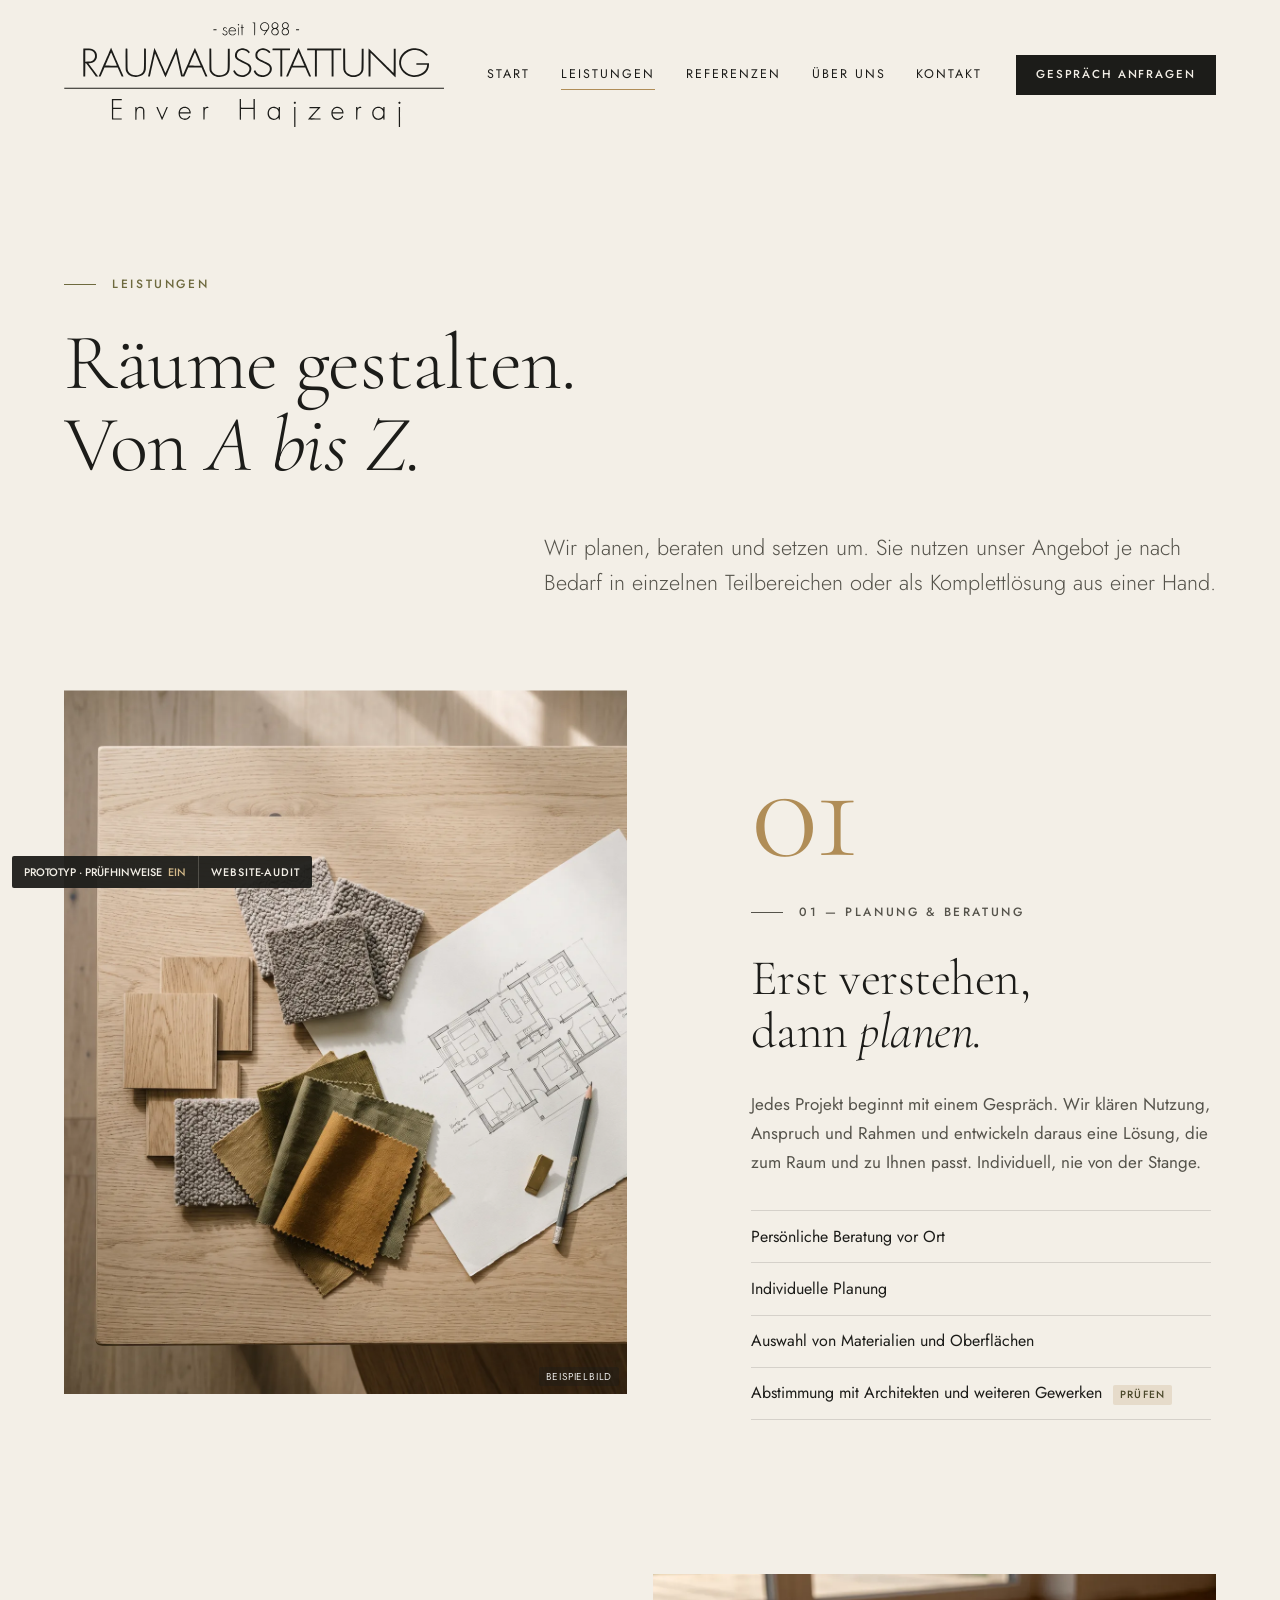
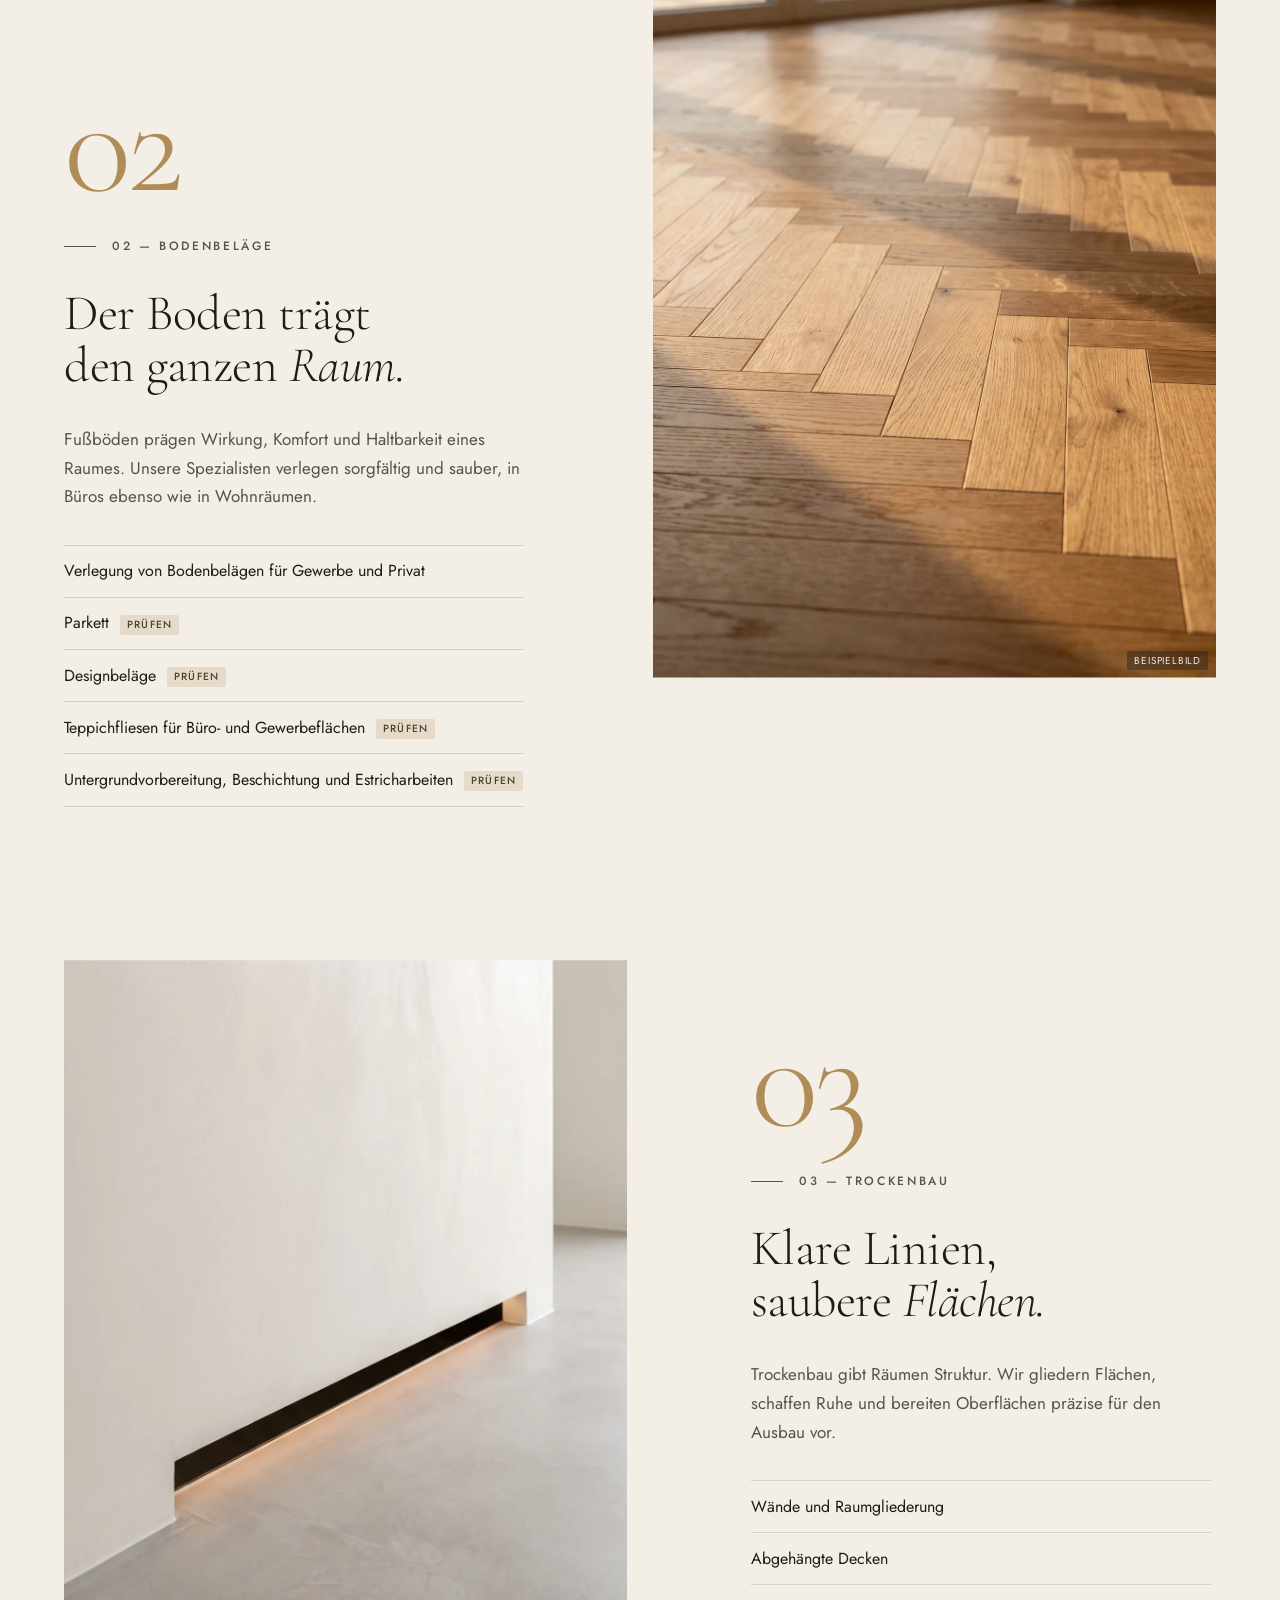
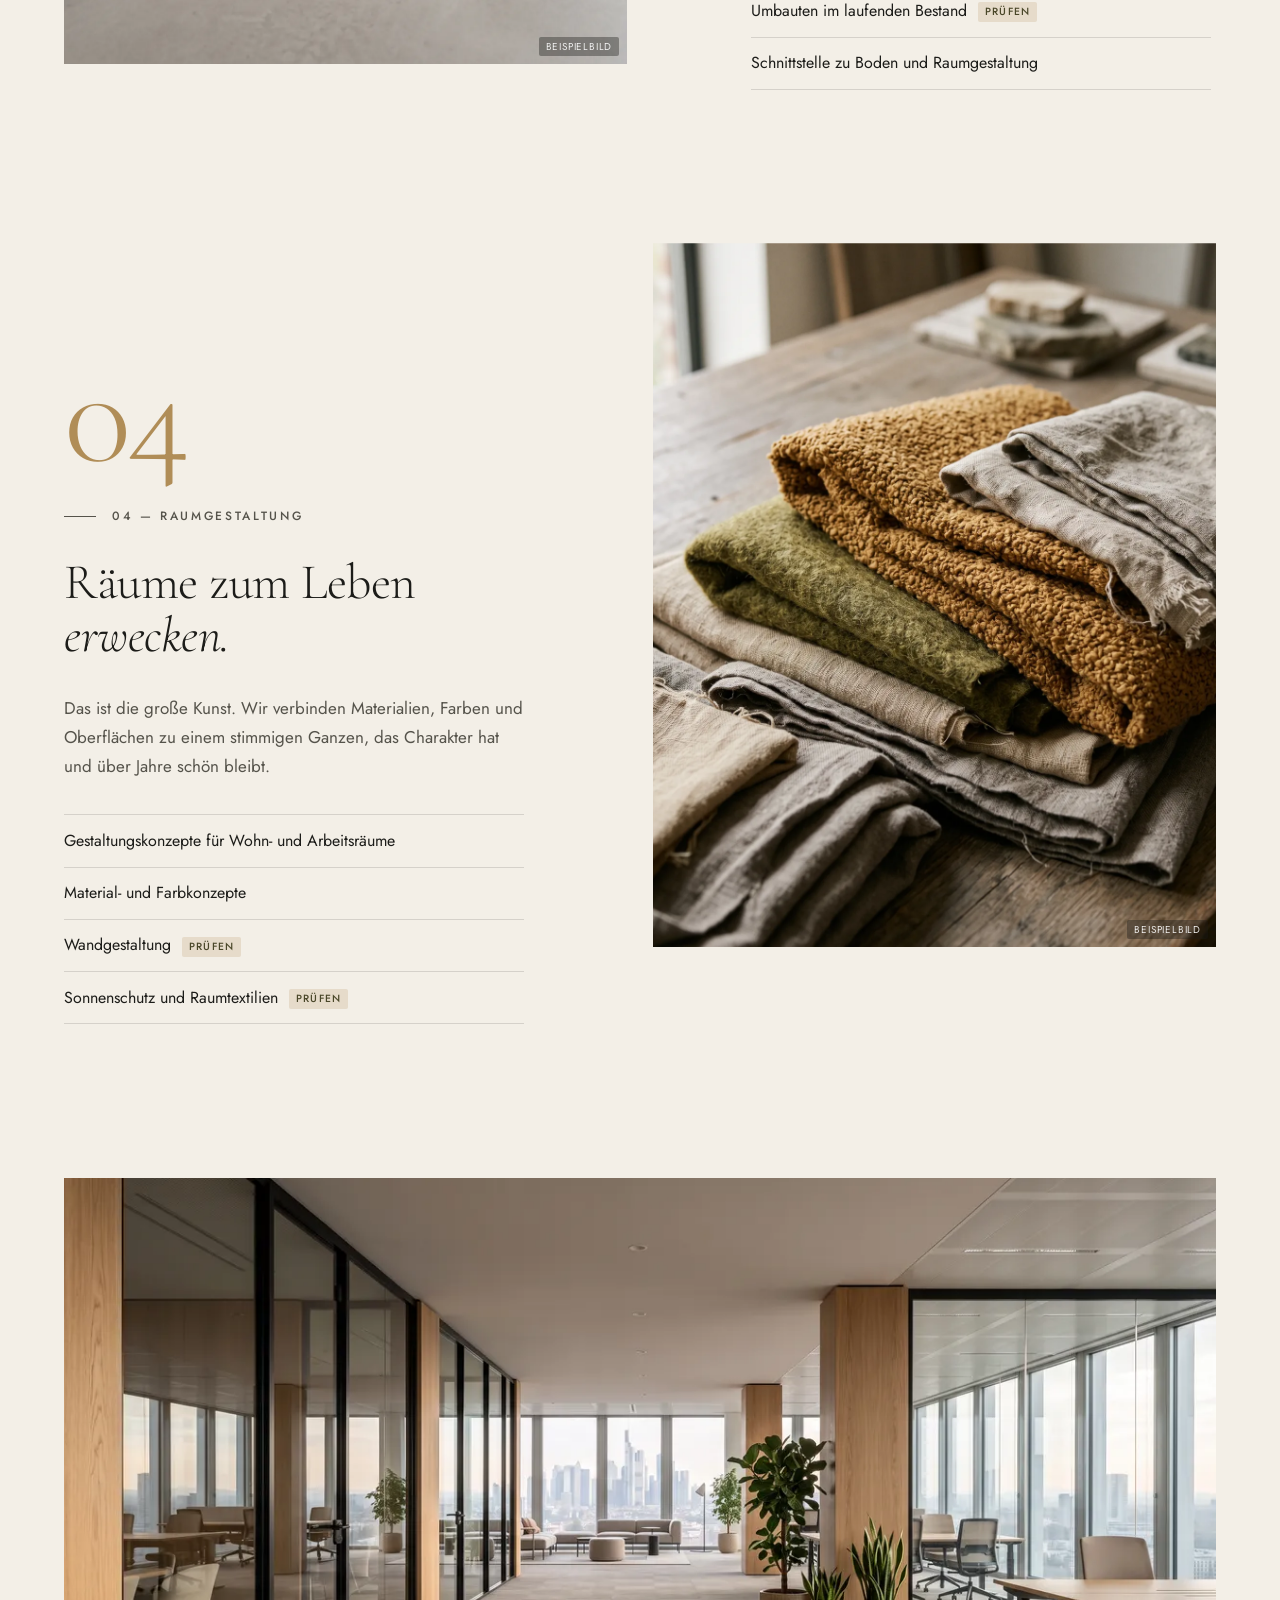
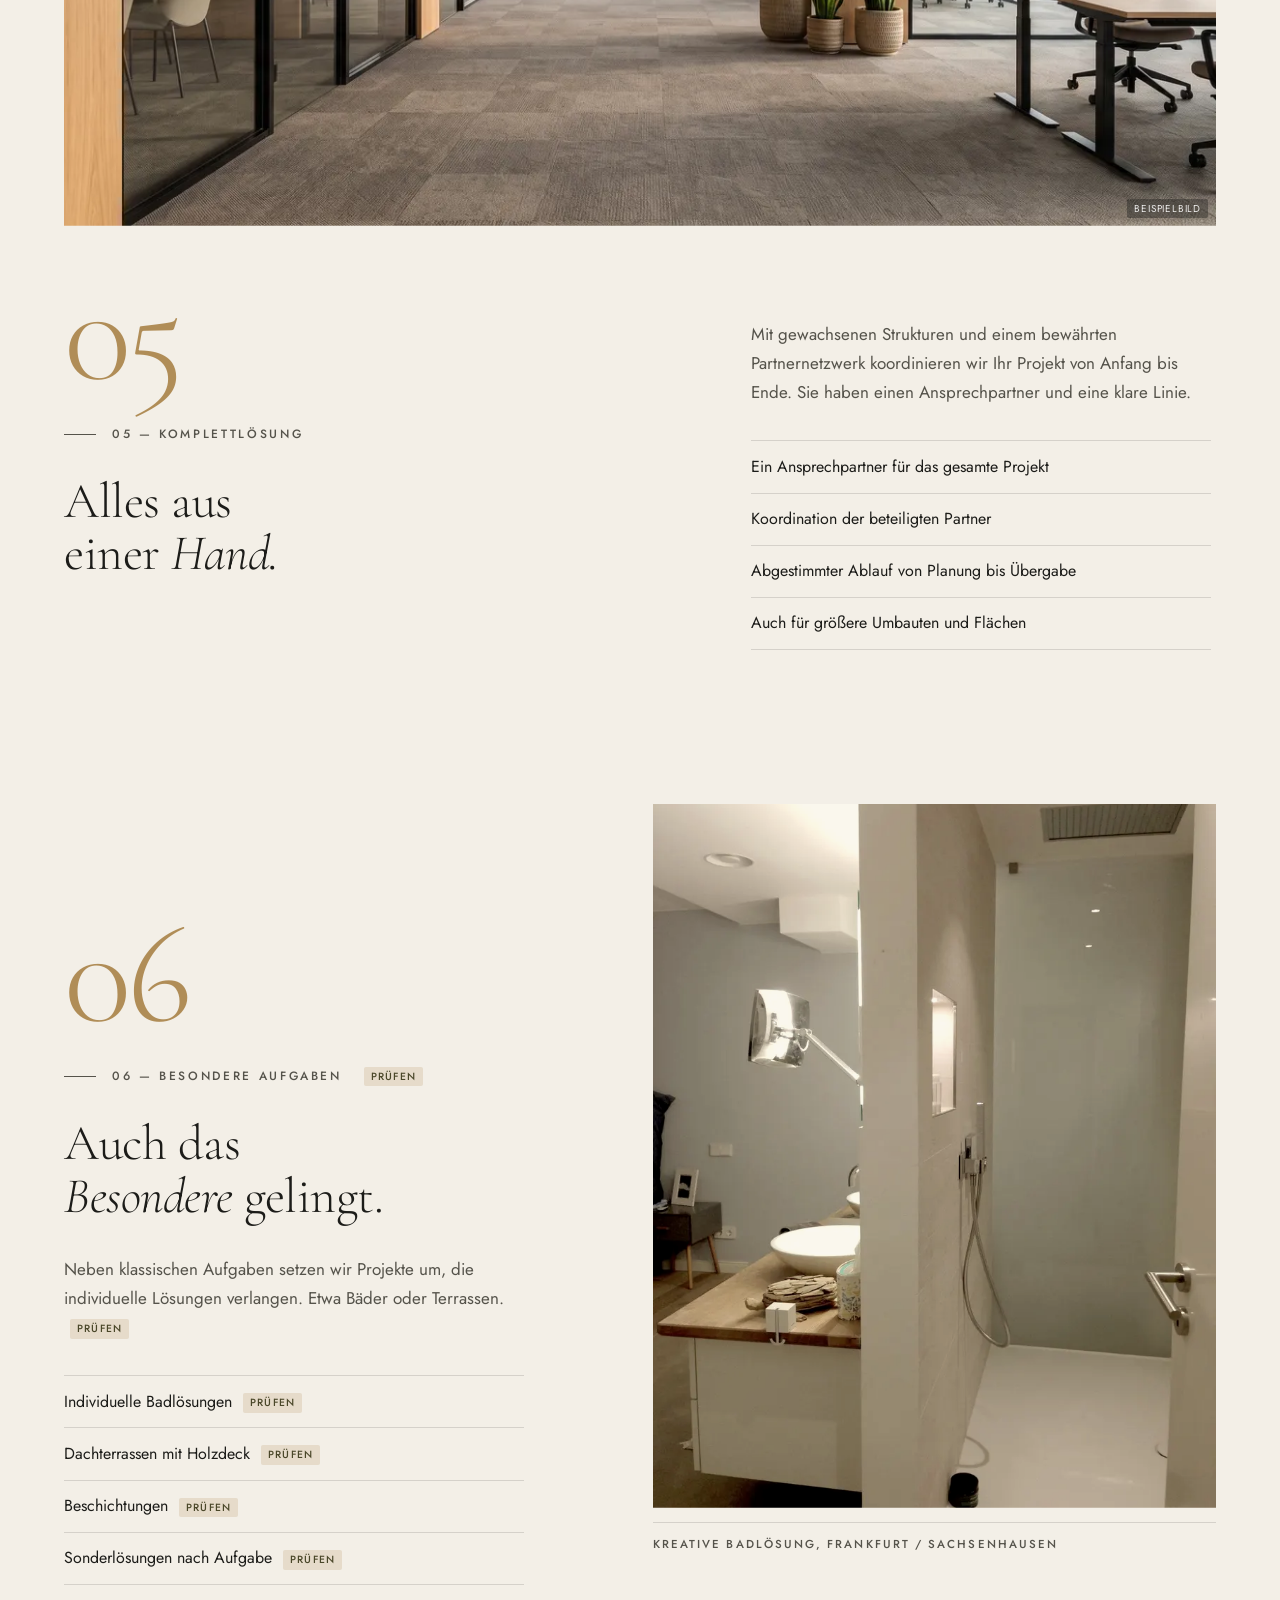
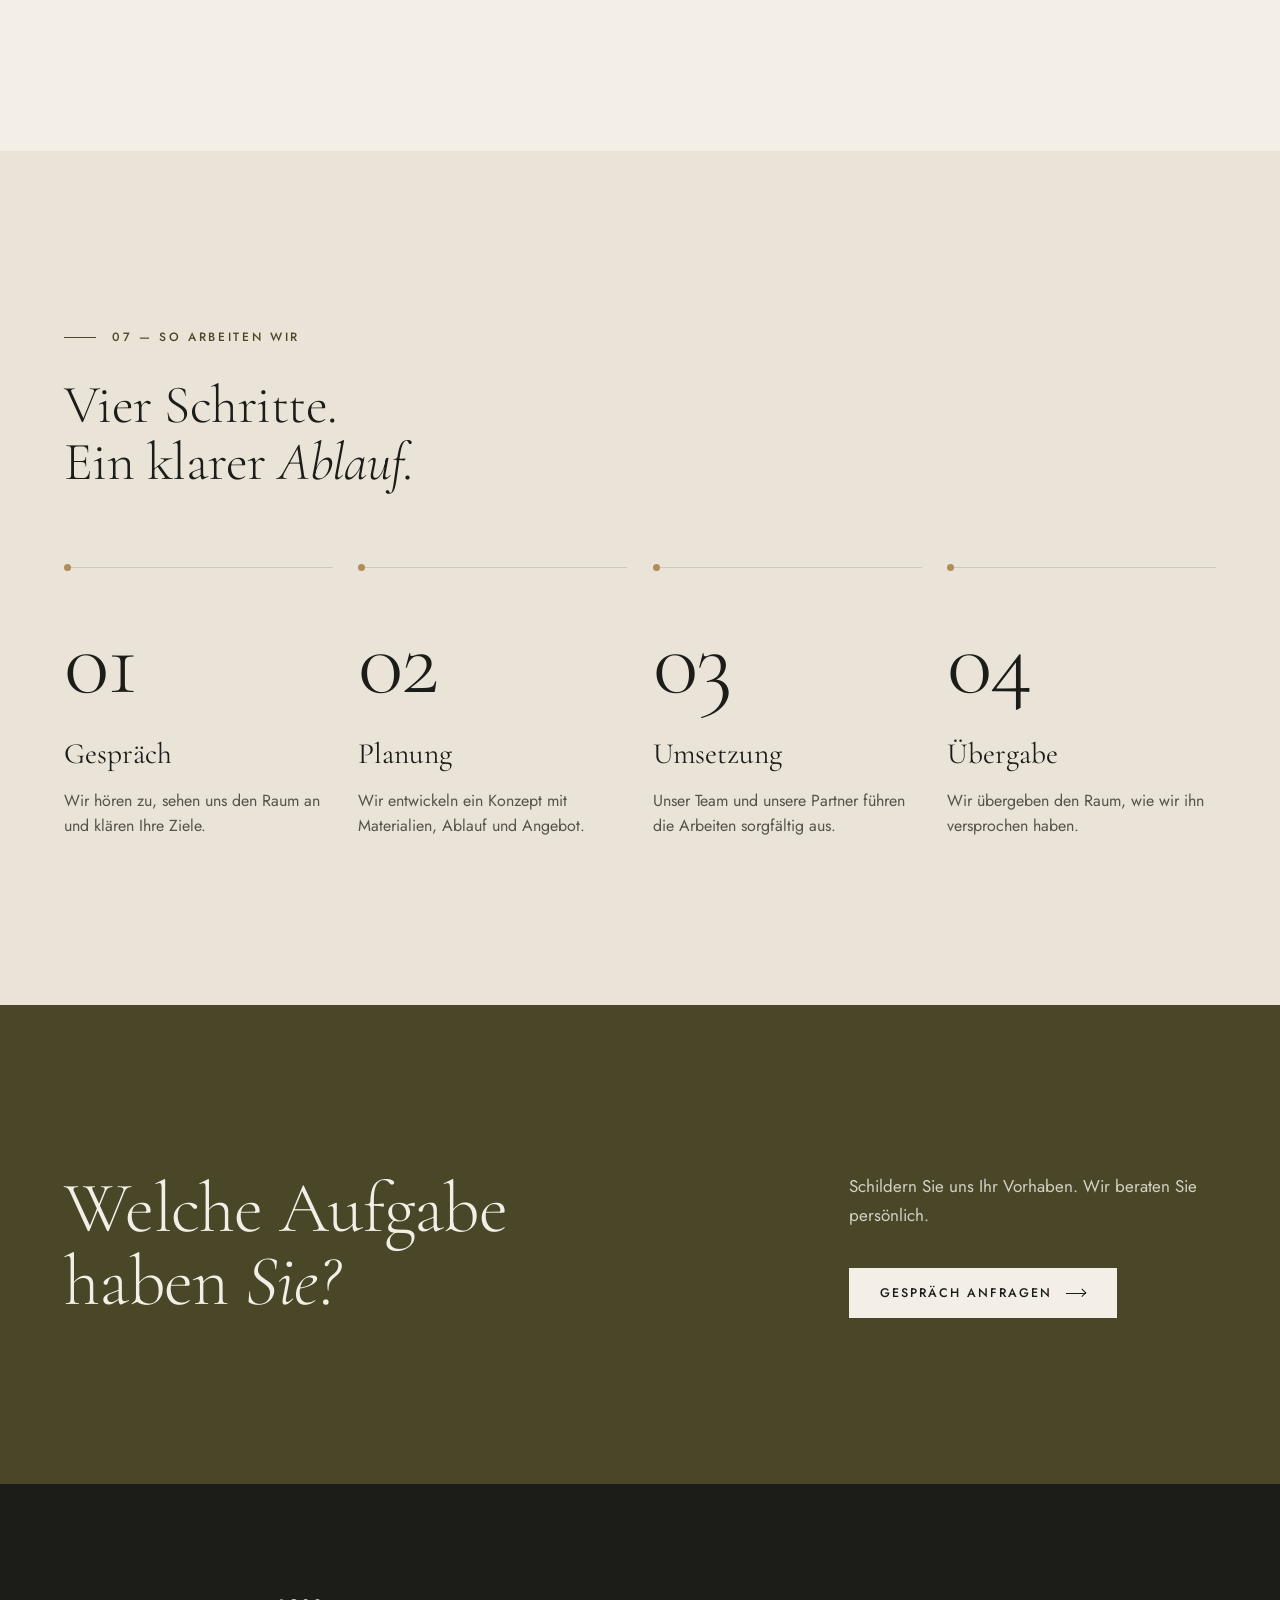
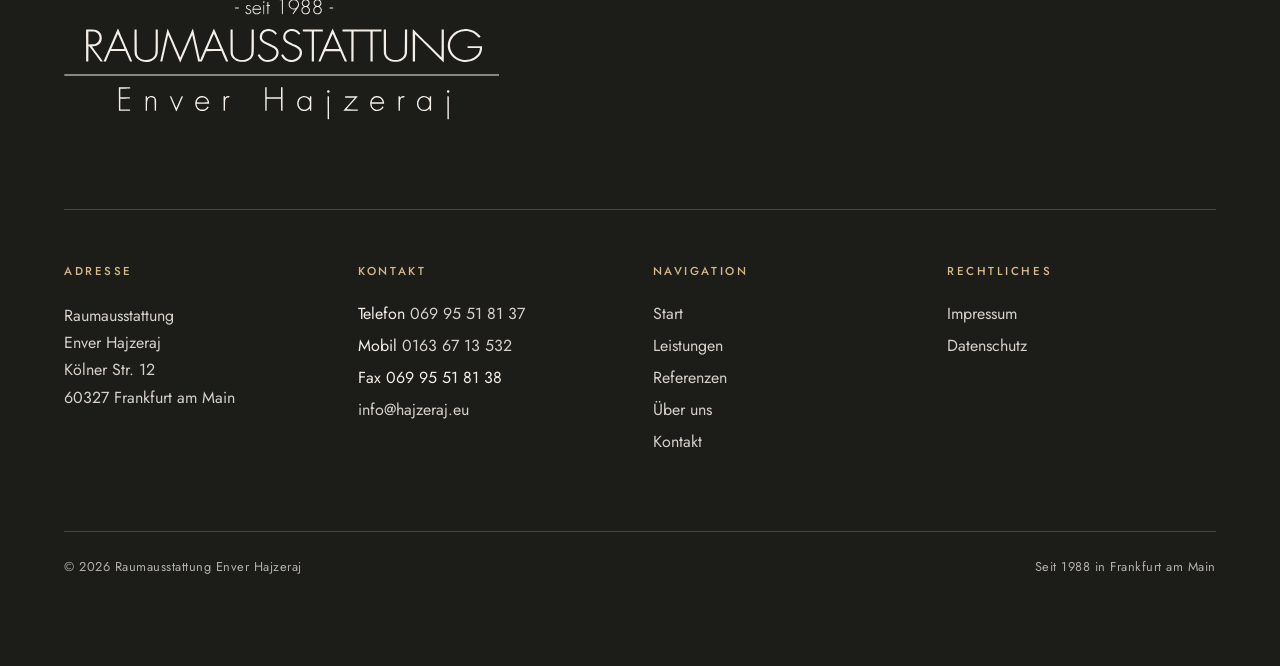
<file: leistungen.html>
<!doctype html>
<html lang="de">
<head>
<meta charset="utf-8">
<meta name="viewport" content="width=device-width, initial-scale=1">
<title>Leistungen – Bodenbeläge, Trockenbau, Raumgestaltung</title>
<meta name="description" content="Planung, Beratung und Umsetzung: Bodenbeläge, Trockenbau und Raumgestaltung in Frankfurt. Einzeln beauftragt oder als Komplettlösung.">
<meta name="robots" content="noindex, nofollow">
<meta name="theme-color" content="#F3EFE7">
<meta property="og:type" content="website">
<meta property="og:locale" content="de_DE">
<meta property="og:title" content="Leistungen – Bodenbeläge, Trockenbau, Raumgestaltung">
<meta property="og:description" content="Planung, Beratung und Umsetzung: Bodenbeläge, Trockenbau und Raumgestaltung in Frankfurt. Einzeln beauftragt oder als Komplettlösung.">
<meta property="og:image" content="https://justolgay.github.io/hajzeraj-prototyp/assets/og.jpg">
<meta property="og:url" content="https://justolgay.github.io/hajzeraj-prototyp/leistungen.html">
<meta property="og:image:width" content="1200">
<meta property="og:image:height" content="630">
<link rel="icon" href="assets/favicon.svg" type="image/svg+xml">
<link rel="preload" href="assets/fonts/jost-latin-400-normal.woff2" as="font" type="font/woff2" crossorigin>
<link rel="preload" href="assets/fonts/cormorant-garamond-latin-300-normal.woff2" as="font" type="font/woff2" crossorigin>
<script>document.documentElement.classList.add('js');</script>
<link rel="stylesheet" href="assets/css/style.css">
<link rel="stylesheet" href="assets/css/page-leistungen.css">
</head>
<body>
<a class="skip-link" href="#main">Zum Inhalt springen</a>
<header class="site-header" data-header>
  <div class="container site-header__inner">
    <a class="site-header__logo" href="index.html" aria-label="Raumausstattung Enver Hajzeraj – Startseite">
      <svg class="logo" viewBox="0 0 3000 830" aria-hidden="true" focusable="false"><path id="hz-logo" d="M 1572.219 3.925 C 1565.780 6.300, 1560.060 10.395, 1555.917 15.595 C 1551.539 21.090, 1550.367 23.647, 1548.967 30.763 C 1547.617 37.625, 1548.773 46.697, 1551.735 52.487 C 1558.705 66.110, 1574.745 74.354, 1589.293 71.792 C 1592.488 71.229, 1595.351 71.017, 1595.655 71.322 C 1595.959 71.626, 1591.661 78.210, 1586.104 85.953 C 1580.547 93.696, 1576 100.683, 1576 101.480 C 1576 102.717, 1578.825 105, 1580.355 105 C 1580.623 105, 1586.809 96.562, 1594.103 86.250 C 1618.083 52.343, 1618.554 51.550, 1619.964 42.708 C 1622.385 27.524, 1613.990 11.615, 1600.155 5.167 C 1592.528 1.612, 1579.999 1.055, 1572.219 3.925 M 1653.337 4.990 C 1636.615 13.345, 1634.002 37.139, 1648.532 48.733 C 1652.219 51.674, 1652.867 53, 1650.621 53 C 1648.282 53, 1641.208 60.654, 1638.935 65.644 C 1635.771 72.588, 1635.929 82.967, 1639.300 89.564 C 1644.676 100.088, 1653.716 105.465, 1666 105.448 C 1675.770 105.435, 1682.383 102.593, 1688.516 95.771 C 1693.665 90.044, 1695.392 85.039, 1695.238 76.290 C 1695.072 66.854, 1690.567 58.694, 1682.667 53.517 L 1679.948 51.736 1683.886 48.366 C 1689.457 43.597, 1693 36.042, 1693 28.929 C 1693 17.692, 1688.294 9.802, 1678.745 5.030 C 1670.230 0.775, 1661.797 0.762, 1653.337 4.990 M 1737.627 3.468 C 1731.997 5.475, 1727.129 9.810, 1723.711 15.861 C 1717.913 26.121, 1720.076 39.353, 1728.840 47.247 C 1732.752 50.771, 1734.046 53, 1732.180 53 C 1730.130 53, 1723.022 60.407, 1720.930 64.723 C 1719.106 68.487, 1718.612 71.196, 1718.603 77.500 C 1718.588 87.085, 1720.475 91.418, 1727.476 97.871 C 1733.935 103.825, 1737.979 105.352, 1747.500 105.432 C 1754.327 105.490, 1756.339 105.088, 1761.224 102.689 C 1774.377 96.230, 1780.198 81.742, 1775.353 67.522 C 1773.755 62.833, 1766.288 53.895, 1763 52.736 C 1761.883 52.343, 1762.581 51.193, 1765.737 48.231 C 1771.004 43.288, 1774.975 35.039, 1774.995 29 C 1775.028 18.864, 1768.577 8.575, 1759.556 4.374 C 1753.672 1.634, 1743.905 1.231, 1737.627 3.468 M 1488.557 5.223 C 1487.701 6.445, 1487 7.795, 1487 8.223 C 1487 8.650, 1490.375 9, 1494.500 9 L 1502 9 1502 56.433 C 1502 101.789, 1502.081 103.891, 1503.859 104.455 C 1504.882 104.780, 1506.457 104.762, 1507.359 104.416 C 1508.850 103.843, 1509 99.187, 1509 53.393 L 1509 3 1499.557 3 C 1490.932 3, 1489.978 3.193, 1488.557 5.223 M 1574.275 9.654 C 1568.691 11.631, 1561.040 18.627, 1558.165 24.384 C 1551.219 38.292, 1557.168 55.701, 1571.475 63.337 C 1577.283 66.438, 1591.746 66.432, 1597.500 63.328 C 1615.672 53.523, 1618.923 29.107, 1603.858 15.563 C 1601.180 13.154, 1596.886 10.468, 1594.316 9.592 C 1588.570 7.634, 1579.904 7.661, 1574.275 9.654 M 1658.007 9.593 C 1643.981 15.675, 1641.467 36.363, 1653.770 44.450 C 1668.209 53.941, 1686 44.940, 1686 28.144 C 1686 13.613, 1671.261 3.845, 1658.007 9.593 M 1739.500 9.657 C 1731.423 13.901, 1726.262 22.464, 1727.267 29.955 C 1729.546 46.942, 1748.510 54.225, 1761.255 43.007 C 1775.238 30.698, 1766.018 7.877, 1747.128 8.040 C 1744.583 8.062, 1741.150 8.790, 1739.500 9.657 M 1374.223 17.557 C 1370.051 20.479, 1372.324 27, 1377.515 27 C 1379.872 27, 1383 23.737, 1383 21.277 C 1383 19.624, 1379.376 16, 1377.723 16 C 1377.020 16, 1375.445 16.701, 1374.223 17.557 M 1402.667 20.667 C 1402.300 21.033, 1402 25.955, 1402 31.603 L 1402 41.873 1398.750 42.187 C 1396.034 42.449, 1395.500 42.910, 1395.500 45 C 1395.500 47.087, 1396.034 47.552, 1398.734 47.812 L 1401.969 48.124 1402.234 75.704 C 1402.470 100.173, 1402.688 103.402, 1404.166 104.334 C 1405.375 105.096, 1406.267 105.023, 1407.416 104.070 C 1408.791 102.929, 1409 99.137, 1409 75.378 L 1409 48 1414 48 C 1418.889 48, 1419 47.933, 1419 45 C 1419 42.067, 1418.889 42, 1414 42 L 1409 42 1409 32.582 C 1409 27.402, 1408.727 22.452, 1408.393 21.582 C 1407.789 20.009, 1403.940 19.394, 1402.667 20.667 M 1263.424 43.019 C 1257.695 45.855, 1254.607 51.561, 1255.240 58.143 C 1255.856 64.560, 1258.918 67.788, 1268.331 71.944 C 1272.274 73.685, 1277.018 75.861, 1278.873 76.779 C 1290.920 82.739, 1283.116 101.288, 1269.220 99.721 C 1263.820 99.113, 1260.281 96.628, 1257.682 91.619 C 1255.975 88.330, 1255.395 87.935, 1253.116 88.507 C 1249.593 89.391, 1249.547 89.491, 1251.004 93.009 C 1252.951 97.711, 1255.800 100.857, 1260.091 103.047 C 1268.552 107.363, 1278.132 106.457, 1284.662 100.724 C 1289.073 96.850, 1291 92.547, 1291 86.566 C 1291 77.257, 1285.321 71.267, 1272.431 66.977 C 1262.999 63.838, 1259.095 58.428, 1262.147 52.726 C 1265.644 46.191, 1273.617 44.969, 1279.435 50.077 C 1285.289 55.217, 1289.931 51.840, 1284.490 46.400 C 1278.985 40.894, 1270.475 39.529, 1263.424 43.019 M 1319.882 42.381 C 1313.995 44.484, 1308.999 48.019, 1305.937 52.246 C 1293.617 69.253, 1298.491 94.201, 1315.792 102.697 C 1320.614 105.065, 1322.742 105.498, 1329.500 105.485 C 1339.318 105.467, 1344.492 103.350, 1351.258 96.585 C 1356.382 91.460, 1357.082 89.157, 1354.084 87.285 C 1352.405 86.236, 1351.727 86.627, 1348.595 90.449 C 1339.101 102.036, 1323.321 103.170, 1312.855 93.019 C 1309.426 89.693, 1307.774 87.066, 1306.598 83.068 C 1303.680 73.148, 1301.284 74, 1332.114 74 L 1359.227 74 1358.567 69.250 C 1356.104 51.539, 1344.793 40.903, 1328.568 41.044 C 1325.781 41.068, 1321.872 41.670, 1319.882 42.381 M 1374.480 43.191 C 1374.199 43.923, 1374.089 58.017, 1374.235 74.511 L 1374.500 104.500 1377 104.500 L 1379.500 104.500 1379.500 73.500 L 1379.500 42.500 1377.246 42.180 C 1376.006 42.004, 1374.761 42.459, 1374.480 43.191 M 1319.500 48.903 C 1312.481 52.164, 1306 60.404, 1306 66.065 C 1306 67.922, 1306.925 68, 1329 68 C 1351.519 68, 1352 67.957, 1352 65.950 C 1352 60.924, 1345.281 52.258, 1338.790 48.912 C 1333.928 46.407, 1324.881 46.402, 1319.500 48.903 M 1658.558 56.492 C 1651.011 59.180, 1645.987 64.620, 1643.903 72.359 C 1639.876 87.314, 1654.681 102.379, 1670.146 99.062 C 1685.396 95.791, 1692.972 80.614, 1686.071 67.158 C 1681.040 57.349, 1669.122 52.729, 1658.558 56.492 M 1739.625 56.408 C 1737.493 57.201, 1734.176 59.347, 1732.253 61.175 C 1719.105 73.676, 1725.006 94.683, 1742.868 98.968 C 1749.444 100.546, 1756.882 98.505, 1762.698 93.526 C 1773.772 84.048, 1772.123 65.845, 1759.523 58.460 C 1753.953 55.196, 1745.283 54.302, 1739.625 56.408 M 1179.667 58.667 C 1179.300 59.033, 1179 60.608, 1179 62.167 L 1179 65 1191.433 65 C 1202.673 65, 1203.922 64.822, 1204.455 63.141 C 1204.780 62.118, 1204.762 60.543, 1204.416 59.641 C 1203.881 58.249, 1202.008 58, 1192.060 58 C 1185.610 58, 1180.033 58.300, 1179.667 58.667 M 1831.667 58.667 C 1831.300 59.033, 1831 60.608, 1831 62.167 L 1831 65 1843.500 65 L 1856 65 1856 61.500 L 1856 58 1844.167 58 C 1837.658 58, 1832.033 58.300, 1831.667 58.667 M 366.263 215.250 C 363.454 221.438, 356.908 236.400, 351.717 248.500 C 346.525 260.600, 341.302 272.643, 340.108 275.262 C 338.915 277.881, 332.718 292.056, 326.337 306.762 C 319.956 321.468, 312.275 339.125, 309.267 346 C 306.259 352.875, 298.846 369.975, 292.793 384 C 286.740 398.025, 280.534 412.200, 279.001 415.500 C 275.245 423.590, 273 429.060, 273 430.122 C 273 430.605, 276.386 431, 280.525 431 C 287.393 431, 288.128 430.804, 288.954 428.750 C 289.452 427.512, 293.514 418.175, 297.982 408 C 302.450 397.825, 309.068 382.637, 312.690 374.250 L 319.275 359 371.467 359 L 423.658 359 425.804 363.750 C 426.984 366.363, 432.031 377.950, 437.019 389.500 C 442.007 401.050, 448.184 415.113, 450.745 420.750 L 455.401 431 462.700 431 C 466.715 431, 470 430.577, 470 430.061 C 470 429.544, 463.925 415.117, 456.500 398 C 449.075 380.883, 443 366.723, 443 366.532 C 443 366.341, 440.975 361.851, 438.500 356.554 C 436.025 351.257, 434 346.747, 434 346.530 C 434 346.115, 405.274 279.693, 401.767 272 C 400.639 269.525, 394.881 256.250, 388.973 242.500 C 377.358 215.472, 372.210 204, 371.697 204 C 371.518 204, 369.072 209.063, 366.263 215.250 M 710.677 217.340 C 709.134 224.578, 705.885 239.275, 703.457 250 C 698.613 271.397, 692.148 300.393, 685.844 329 C 683.602 339.175, 681.188 349.975, 680.479 353 C 678.345 362.113, 675.053 376.821, 672.420 389 C 671.053 395.325, 668.423 407.025, 666.575 415 C 664.728 422.975, 663.551 429.861, 663.960 430.302 C 664.369 430.742, 667.582 430.967, 671.102 430.802 L 677.500 430.500 679.273 423.500 C 680.248 419.650, 682.657 409.075, 684.625 400 C 686.594 390.925, 690.594 372.925, 693.515 360 C 696.437 347.075, 699.130 334.925, 699.500 333 C 699.870 331.075, 702.562 318.925, 705.480 306 C 708.399 293.075, 712.245 275.750, 714.026 267.500 C 715.808 259.250, 717.609 251.600, 718.030 250.500 C 718.753 248.606, 718.846 248.633, 719.779 251 C 720.320 252.375, 723.251 259.125, 726.291 266 C 731.884 278.648, 750.683 322.133, 758.499 340.500 C 760.840 346, 763.890 352.975, 765.277 356 C 767.962 361.854, 786.890 405.622, 795.244 425.291 C 797.998 431.777, 800.687 436.938, 801.220 436.760 C 801.752 436.583, 805.314 429.252, 809.136 420.469 C 823.780 386.813, 841.477 346.049, 846.025 335.500 C 848.634 329.450, 856.481 311.450, 863.463 295.500 C 870.446 279.550, 877.765 262.788, 879.728 258.250 C 881.691 253.713, 883.611 250, 883.994 250 C 884.378 250, 885.469 253.488, 886.419 257.750 C 887.370 262.012, 890.334 275.400, 893.007 287.500 C 895.679 299.600, 900.153 319.850, 902.948 332.500 C 905.743 345.150, 909.367 361.350, 911 368.500 C 912.633 375.650, 916.237 391.850, 919.009 404.500 C 921.780 417.150, 924.293 428.287, 924.591 429.250 C 925.070 430.793, 926.595 431, 937.449 431 L 949.763 431 953.510 422.250 C 955.572 417.438, 958.804 410.141, 960.694 406.035 C 962.585 401.930, 965.647 394.955, 967.499 390.535 C 969.352 386.116, 973.138 377.325, 975.914 371 L 980.960 359.500 1033.299 359.241 L 1085.638 358.983 1088.263 365.241 C 1090.773 371.223, 1097.955 387.725, 1110.790 417 L 1116.709 430.500 1124.483 430.794 C 1133.617 431.140, 1133.488 432.844, 1125.684 415 C 1122.677 408.125, 1114.363 389, 1107.208 372.500 C 1100.052 356, 1092.621 338.900, 1090.692 334.500 C 1087.389 326.963, 1074.325 296.811, 1046.556 232.640 C 1039.925 217.317, 1034.062 204.786, 1033.526 204.793 C 1032.990 204.801, 1030.167 210.363, 1027.252 217.154 C 1024.336 223.944, 1020.999 231.525, 1019.834 234 C 1018.670 236.475, 1016.481 241.425, 1014.971 245 C 1013.461 248.575, 1008.404 260.275, 1003.732 271 C 999.061 281.725, 990.046 302.425, 983.699 317 C 977.352 331.575, 965.772 358.125, 957.965 376 C 950.159 393.875, 942.618 411.323, 941.209 414.773 C 939.799 418.223, 938.270 420.670, 937.810 420.210 C 937.351 419.751, 934.954 410.178, 932.484 398.938 C 930.014 387.697, 926.900 373.775, 925.563 368 C 924.226 362.225, 921.066 348.050, 918.540 336.500 C 916.014 324.950, 913.039 311.675, 911.928 307 C 909.590 297.155, 909.195 295.405, 904.044 272 C 899.972 253.500, 894.067 226.816, 891.112 213.557 C 890.138 209.188, 888.921 205.474, 888.408 205.303 C 887.895 205.132, 886.739 206.681, 885.839 208.746 C 884.940 210.811, 877.591 227.800, 869.508 246.500 C 861.426 265.200, 853.087 284.325, 850.977 289 C 848.867 293.675, 842.800 307.625, 837.495 320 C 832.190 332.375, 826.611 345.200, 825.097 348.500 C 823.583 351.800, 817.915 364.850, 812.503 377.500 C 807.090 390.150, 802.226 401.071, 801.693 401.769 C 801.001 402.675, 799.237 399.530, 795.522 390.769 C 792.661 384.021, 784.573 365.225, 777.548 349 C 764.832 319.632, 762.873 315.115, 746.755 278 C 742.098 267.275, 734.216 249.046, 729.241 237.492 C 717.957 211.288, 715.193 205.237, 714.238 204.647 C 713.823 204.391, 712.220 210.102, 710.677 217.340 M 1850.219 207.572 C 1848.207 211.517, 1844.941 218.970, 1823.692 268.112 C 1817.363 282.749, 1810.978 297.361, 1809.504 300.584 C 1808.030 303.807, 1801.951 317.707, 1795.995 331.472 C 1790.039 345.237, 1778.153 372.636, 1769.583 392.358 C 1761.012 412.079, 1754 428.862, 1754 429.651 C 1754 430.793, 1755.466 431.027, 1761.152 430.794 L 1768.305 430.500 1773.125 420 C 1775.777 414.225, 1782.802 398.250, 1788.738 384.500 L 1799.530 359.500 1851.946 359.500 L 1904.363 359.500 1912.245 377.500 C 1916.580 387.400, 1922.842 401.792, 1926.161 409.481 C 1929.480 417.171, 1933.061 425.159, 1934.118 427.231 L 1936.041 431 1943.520 431 C 1947.634 431, 1951 430.798, 1951 430.550 C 1951 430.303, 1949.156 425.915, 1946.901 420.800 C 1939.139 403.188, 1919.745 358.480, 1915.321 348 C 1912.883 342.225, 1909.737 335.057, 1908.330 332.071 C 1906.923 329.084, 1903.853 322.109, 1901.508 316.571 C 1899.162 311.032, 1891.386 293, 1884.226 276.500 C 1877.067 260, 1867.343 237.584, 1862.618 226.686 C 1851.531 201.113, 1852.641 202.824, 1850.219 207.572 M 1396.704 208.539 C 1388.759 210.119, 1379.946 213.269, 1375 216.295 C 1364.795 222.539, 1355.299 234.808, 1352.074 245.916 C 1346.179 266.222, 1349.755 281.866, 1363.189 294.540 C 1369.420 300.418, 1372.548 302.256, 1395.296 313.402 C 1409.158 320.195, 1423.633 327.194, 1427.463 328.956 C 1445.690 337.344, 1456.095 345.501, 1460.942 355.201 C 1463.575 360.470, 1464 362.413, 1464 369.191 C 1464 407.345, 1416.542 432.955, 1379.369 414.860 C 1370.149 410.372, 1357.947 398.251, 1352.545 388.215 C 1350.389 384.208, 1348.147 381.131, 1347.562 381.377 C 1338.054 385.374, 1336 386.420, 1336 387.265 C 1336 387.814, 1337.912 391.883, 1340.250 396.309 C 1350.221 415.186, 1369.780 429.152, 1391.668 433.023 C 1400.394 434.567, 1417.914 433.800, 1426.500 431.500 C 1435.895 428.983, 1449.961 421.567, 1457.326 415.248 C 1469.598 404.719, 1475.737 394.365, 1478.543 379.465 C 1481.654 362.943, 1477.424 347.519, 1466.893 336.988 C 1458.360 328.455, 1456.967 327.679, 1410.500 305.572 C 1387.746 294.747, 1384.144 292.793, 1378.373 288.144 C 1367.841 279.659, 1364.376 272.165, 1365.243 259.746 C 1365.902 250.299, 1368.890 242.725, 1374.469 236.352 C 1383.663 225.851, 1394.846 221, 1409.859 221 C 1427.449 221, 1443.335 228.473, 1453 241.295 C 1454.925 243.849, 1456.856 245.952, 1457.292 245.969 C 1458.992 246.035, 1466.924 239.410, 1466.961 237.894 C 1467.055 234.004, 1456.511 223.475, 1445.672 216.636 C 1441.186 213.805, 1430.145 209.942, 1422.162 208.409 C 1413.275 206.702, 1405.747 206.741, 1396.704 208.539 M 1557.507 208.622 C 1539.718 211.832, 1524.065 223.013, 1516.745 237.737 C 1512.014 247.255, 1510.643 254.293, 1511.244 265.996 C 1511.898 278.724, 1514.640 284.855, 1523.733 293.916 C 1531.060 301.217, 1526.162 298.549, 1585 327.289 C 1603.259 336.209, 1607.509 338.717, 1613.196 343.935 C 1622.350 352.333, 1625 358.024, 1625 369.282 C 1625 382.695, 1621.272 391.765, 1611.634 401.803 C 1601.559 412.295, 1590.167 418.062, 1575.451 420.121 C 1566.333 421.396, 1553.761 420.191, 1546.002 417.297 C 1533.438 412.610, 1521.123 401.512, 1513.856 388.326 L 1509.902 381.151 1504.701 383.251 C 1501.841 384.405, 1498.959 385.758, 1498.299 386.257 C 1495.090 388.680, 1508.662 409.352, 1518.818 417.510 C 1526.755 423.886, 1540.896 430.626, 1550.208 432.472 C 1571.849 436.762, 1593.943 432.283, 1612.560 419.832 C 1643.955 398.833, 1650.475 358.626, 1626.274 335.246 C 1620.123 329.303, 1617.451 327.737, 1593.538 316.069 C 1579.217 309.082, 1563.675 301.617, 1559 299.480 C 1534.769 288.409, 1525.117 276.658, 1526.214 259.566 C 1527.637 237.392, 1546.492 221, 1570.574 221 C 1587.579 221, 1600.715 226.623, 1612.041 238.751 C 1619.792 247.051, 1618.908 246.929, 1626.412 240.734 L 1629.323 238.330 1626.246 233.858 C 1617.739 221.494, 1601.721 211.921, 1583.873 208.535 C 1574.137 206.689, 1568.111 206.708, 1557.507 208.622 M 2757.500 207.691 C 2737.094 210.350, 2721.080 215.202, 2706.882 223.027 C 2680.332 237.661, 2661.318 259.258, 2652.175 285.165 C 2640.433 318.434, 2644.271 349.523, 2663.798 379.325 C 2681.922 406.987, 2713.389 427, 2747.442 432.523 C 2797.383 440.623, 2853.202 415.973, 2872.343 377.365 C 2878.774 364.394, 2882 350.257, 2882 335.042 L 2882 325 2832 325 L 2782 325 2782 331.500 L 2782 338 2824.500 338 L 2867 338 2867 340.403 C 2867 345.147, 2863.180 361.624, 2860.625 367.898 C 2851.823 389.516, 2826.474 408.621, 2795 417.358 C 2785.025 420.128, 2769.216 421.271, 2757.374 420.079 C 2731.705 417.496, 2709.771 407.376, 2691.131 389.518 C 2658.805 358.547, 2651.872 312.060, 2673.992 274.609 C 2688.135 250.666, 2713.531 231.504, 2740.500 224.430 C 2754.067 220.872, 2775.560 219.981, 2788.001 222.461 C 2814.109 227.667, 2828.813 235.603, 2847.866 254.772 C 2861.685 268.674, 2860.505 268.282, 2868.450 261.606 L 2872.401 258.287 2862.131 247.731 C 2840.163 225.152, 2816.222 212.723, 2786.500 208.468 C 2777.156 207.131, 2764.419 206.789, 2757.500 207.691 M 2404.246 319.676 L 2404.500 430.500 2412.245 430.792 L 2419.990 431.084 2420.245 336.631 L 2420.500 242.177 2474 295.239 C 2503.425 324.423, 2547.536 368.258, 2572.025 392.650 C 2596.514 417.043, 2617.103 437, 2617.779 437 C 2618.746 437, 2618.954 412.795, 2618.754 323.750 L 2618.500 210.500 2611 210.500 L 2603.500 210.500 2603.245 305.832 C 2603.085 365.768, 2602.636 401.040, 2602.036 400.832 C 2601.511 400.649, 2592.626 392.166, 2582.291 381.980 C 2571.956 371.793, 2536.955 337.368, 2504.511 305.480 C 2472.068 273.591, 2436.832 238.950, 2426.209 228.500 C 2415.587 218.050, 2406.242 209.354, 2405.444 209.176 C 2404.179 208.894, 2404.024 223.210, 2404.246 319.676 M 152.461 211.250 C 152.199 211.938, 152.101 261.550, 152.242 321.500 L 152.500 430.500 160 430.500 L 167.500 430.500 168 378.500 L 168.500 326.500 171.157 326.193 C 172.825 326, 174.501 326.623, 175.657 327.865 C 176.671 328.955, 185.592 340.793, 195.483 354.173 C 205.374 367.553, 221.136 388.850, 230.510 401.500 C 239.884 414.150, 248.585 425.962, 249.845 427.750 C 252.121 430.979, 252.192 431, 260.568 431 C 265.206 431, 269 430.743, 269 430.429 C 269 429.870, 229.729 376.633, 205.334 344.120 C 198.574 335.111, 193.244 327.414, 193.489 327.017 C 193.735 326.620, 198.339 326.052, 203.720 325.755 C 231.392 324.230, 252.213 308.476, 258.511 284.297 C 260.438 276.900, 260.421 261.068, 258.478 253.460 C 255.018 239.906, 247.231 228.667, 236.252 221.379 C 223.278 212.767, 208.557 210.050, 174.719 210.020 C 158.199 210.005, 152.822 210.302, 152.461 211.250 M 486.708 210.626 C 486.318 211.015, 486 246.886, 486 290.339 C 486 379.684, 486.020 379.971, 493.150 394.846 C 505.021 419.613, 535.664 435.115, 570 433.725 C 584.098 433.154, 592.420 431.434, 603.133 426.876 C 628.977 415.879, 642.620 398.521, 646.054 372.267 C 646.689 367.415, 646.963 335.605, 646.785 287.500 L 646.500 210.500 639.250 210.206 L 632 209.912 631.999 281.706 C 631.998 353.209, 631.430 369.054, 628.457 380.542 C 624.042 397.595, 612.916 408.793, 593.261 415.963 C 560.765 427.818, 519.611 415.626, 507.940 390.686 C 501.609 377.157, 501.691 378.354, 501.068 290.500 L 500.500 210.500 493.958 210.209 C 490.359 210.049, 487.097 210.237, 486.708 210.626 M 1147.988 210.706 C 1147.982 211.143, 1147.987 247.657, 1148 291.848 C 1148.026 381.407, 1147.988 380.840, 1154.783 395 C 1160.326 406.554, 1171.470 417.180, 1185.083 423.891 C 1201.136 431.805, 1208.224 433.371, 1228 433.371 C 1247.066 433.371, 1254.531 431.832, 1269 424.918 C 1282.992 418.233, 1292.432 410.083, 1299.282 398.774 C 1308.519 383.526, 1309.183 375.414, 1308.798 282.500 L 1308.500 210.500 1301 210.500 L 1293.500 210.500 1292.950 292.500 C 1292.342 383.155, 1292.615 379.364, 1285.752 392.292 C 1279.653 403.779, 1265.513 413.526, 1248.203 418.175 C 1237.062 421.167, 1219.490 421.139, 1208.030 418.110 C 1190.006 413.348, 1175.358 402.841, 1169.535 390.500 C 1163.485 377.678, 1163.685 380.714, 1163.067 292 L 1162.500 210.500 1155.250 210.206 C 1151.263 210.045, 1147.995 210.270, 1147.988 210.706 M 1646.667 210.667 C 1645.833 211.500, 1645.789 220.285, 1646.607 222.418 C 1647.142 223.813, 1650.815 224, 1677.607 224 L 1708 224 1708 327.500 L 1708 431 1715.500 431 L 1723 431 1723 327.500 L 1723 224 1753.500 224 L 1784 224 1784 217 L 1784 210 1715.667 210 C 1678.083 210, 1647.033 210.300, 1646.667 210.667 M 1920 217 L 1920 224 1950.500 224 L 1981 224 1981 327.500 L 1981 431 1988.495 431 L 1995.991 431 1996.245 327.750 L 1996.500 224.500 2054.500 224.500 L 2112.500 224.500 2112.755 327.750 L 2113.009 431 2120.505 431 L 2128 431 2128 327.500 L 2128 224 2158.500 224 L 2189 224 2189 217 L 2189 210 2054.500 210 L 1920 210 1920 217 M 2204.403 211.392 C 2204.090 212.207, 2204.039 248.789, 2204.288 292.686 C 2204.675 360.988, 2204.972 373.563, 2206.343 379.871 C 2210.502 398.998, 2223.124 414.543, 2242.083 423.891 C 2258.136 431.805, 2265.224 433.371, 2285 433.371 C 2304.776 433.371, 2311.864 431.805, 2327.917 423.891 C 2341.529 417.180, 2352.751 406.527, 2358.350 395 C 2365.544 380.193, 2365.478 381.152, 2365.489 291 L 2365.500 210.500 2358 210.500 L 2350.500 210.500 2349.920 292 C 2349.529 347.052, 2348.975 375.017, 2348.215 378.174 C 2343.401 398.154, 2328.636 411.880, 2305.175 418.182 C 2294.068 421.165, 2276.476 421.135, 2265.040 418.113 C 2246.721 413.272, 2233.119 403.610, 2226.782 390.936 C 2220.407 378.188, 2220.625 381.385, 2220.037 292 L 2219.500 210.500 2212.236 210.206 C 2206.549 209.976, 2204.848 210.233, 2204.403 211.392 M 168 268.615 L 168 313.230 188.250 312.783 C 205.901 312.393, 209.323 312.049, 214.917 310.101 C 233.223 303.726, 245 287.233, 245 267.971 C 245 256.860, 238.893 242.747, 231.073 235.789 C 221.007 226.832, 210.148 224.042, 185.250 224.017 L 168 224 168 268.615 M 362.005 261.200 C 356.893 272.915, 347.446 294.650, 341.012 309.500 C 334.578 324.350, 328.568 337.940, 327.657 339.700 C 326.746 341.461, 326 343.373, 326 343.950 C 326 344.668, 340.433 345, 371.617 345 C 414.595 345, 417.203 344.899, 416.708 343.250 C 416.419 342.288, 410.127 327.550, 402.727 310.500 C 395.326 293.450, 385.570 270.950, 381.045 260.500 C 376.521 250.050, 372.477 241.140, 372.059 240.700 C 371.642 240.260, 367.117 249.485, 362.005 261.200 M 1031.613 243.073 C 1030.162 246.541, 1019.303 271.539, 999.086 317.947 C 992.988 331.942, 988 343.755, 988 344.197 C 988 344.638, 1008.475 345, 1033.500 345 C 1058.525 345, 1079 344.836, 1079 344.636 C 1079 344.435, 1073.093 330.598, 1065.873 313.886 C 1058.653 297.174, 1051.654 280.863, 1050.320 277.640 C 1048.986 274.417, 1046.336 268.407, 1044.432 264.285 C 1042.528 260.163, 1039.563 253.350, 1037.842 249.145 C 1033.844 239.374, 1033.358 238.900, 1031.613 243.073 M 1849.213 246 C 1847.536 249.575, 1841.591 263.075, 1836.002 276 C 1830.412 288.925, 1825.210 300.850, 1824.439 302.500 C 1823.669 304.150, 1819.247 314.275, 1814.613 325 L 1806.188 344.500 1851.750 344.760 C 1876.810 344.903, 1897.501 344.833, 1897.730 344.603 C 1897.960 344.374, 1897.419 342.777, 1896.529 341.055 C 1895.638 339.334, 1887.018 319.607, 1877.372 297.218 C 1867.727 274.829, 1858.708 254.048, 1857.332 251.039 C 1855.955 248.029, 1854.251 244.202, 1853.546 242.534 L 1852.262 239.500 1849.213 246 M 2 523.500 L 2 527 1501 527 L 3000 527 3000 523.500 L 3000 520 1501 520 L 2 520 2 523.500 M 378.244 689.250 L 378.500 770.500 417 770.500 L 455.500 770.500 455.500 766 L 455.500 761.500 422.266 761.237 L 389.031 760.973 388.487 758.737 C 388.187 757.506, 388.067 740.975, 388.221 722 L 388.500 687.500 421 686.965 C 438.875 686.671, 453.613 686.334, 453.750 686.215 C 453.887 686.097, 454 683.975, 454 681.500 L 454 677 421.519 677 L 389.038 677 388.488 674.750 C 388.186 673.513, 388.065 660.350, 388.219 645.500 L 388.500 618.500 422 617.966 C 440.425 617.673, 455.613 617.335, 455.750 617.216 C 455.887 617.097, 456 614.975, 456 612.500 L 456 608 416.994 608 L 377.988 608 378.244 689.250 M 1387.244 689.250 L 1387.500 770.500 1392.239 770.804 L 1396.978 771.109 1397.239 729.304 L 1397.500 687.500 1446.739 687.241 L 1495.978 686.981 1496.239 728.741 L 1496.500 770.500 1501.500 770.500 L 1506.500 770.500 1506.500 689.500 L 1506.500 608.500 1501.250 608.198 L 1496 607.895 1496 642.448 L 1496 677 1447.107 677 C 1403.445 677, 1398.149 676.831, 1397.607 675.418 C 1397.273 674.548, 1397 659.023, 1397 640.918 L 1397 608 1391.994 608 L 1386.988 608 1387.244 689.250 M 1816.455 631.455 C 1811.151 636.758, 1814.950 646.400, 1822.343 646.400 C 1827.453 646.400, 1831 642.868, 1831 637.780 C 1831 632.610, 1827.505 629, 1822.500 629 C 1820.021 629, 1818.149 629.760, 1816.455 631.455 M 2642.455 631.455 C 2639.028 634.881, 2639.063 640.771, 2642.527 644.026 C 2648.143 649.301, 2657 645.479, 2657 637.780 C 2657 632.610, 2653.505 629, 2648.500 629 C 2646.021 629, 2644.149 629.760, 2642.455 631.455 M 598 668.664 C 589.187 670.243, 580.117 675.554, 576.121 681.475 C 574.813 683.414, 573.350 685, 572.871 685 C 572.392 685, 572 681.850, 572 678 L 572 671 567.500 671 L 563 671 563 721 L 563 771 567.500 771 L 572 771 572.017 746.250 C 572.037 718.198, 573.058 705.744, 576.078 696.739 C 578.695 688.936, 581.809 684.782, 587.574 681.404 C 596.208 676.344, 611.456 677.170, 617.890 683.047 C 624.373 688.968, 624.448 689.485, 625 732 L 625.500 770.500 630 770.500 L 634.500 770.500 634.796 734.500 C 635.051 703.459, 634.861 697.605, 633.420 692 C 629.606 677.170, 621.171 670.123, 605.500 668.677 C 602.750 668.423, 599.375 668.417, 598 668.664 M 945 669.123 C 938.150 670.279, 927.955 674.976, 922.378 679.547 C 916.568 684.307, 909.654 695.087, 907.014 703.500 C 904.012 713.067, 903.964 728.686, 906.909 738.072 C 910.750 750.318, 919.565 761.374, 929.809 766.797 C 949.028 776.970, 971.051 774.383, 986.256 760.166 C 991.331 755.420, 997 747.993, 997 746.090 C 997 745.513, 995.213 744.129, 993.029 743.015 L 989.057 740.989 987.570 743.864 C 985.094 748.653, 975.837 757.088, 970 759.875 C 965.095 762.216, 963.310 762.500, 953.500 762.500 C 943.679 762.500, 941.892 762.215, 936.825 759.840 C 929.647 756.475, 923.134 750.500, 919.634 744.069 C 917.184 739.568, 914.062 728.280, 914.017 723.761 C 914.001 722.139, 916.919 722.004, 957.250 721.761 L 1000.500 721.500 1000.385 715.769 C 1000.322 712.617, 999.695 707.892, 998.992 705.269 C 997.054 698.043, 991.172 687.360, 986.463 682.516 C 976.304 672.063, 959.584 666.662, 945 669.123 M 1127.500 668.914 C 1125.850 669.327, 1123.104 670.393, 1121.398 671.282 C 1118.109 672.996, 1112 679.373, 1112 681.094 C 1112 681.657, 1111.550 681.840, 1111 681.500 C 1110.450 681.160, 1110 678.659, 1110 675.941 L 1110 671 1104.991 671 L 1099.981 671 1100.241 720.750 L 1100.500 770.500 1105 770.500 L 1109.500 770.500 1110.078 735.500 C 1110.439 713.642, 1111.108 698.623, 1111.861 695.500 C 1114.864 683.044, 1121.627 677.383, 1132.273 678.414 C 1137.942 678.964, 1138.080 678.916, 1140.019 675.737 C 1141.104 673.957, 1141.994 672.178, 1141.996 671.785 C 1142.008 669.591, 1132.396 667.687, 1127.500 668.914 M 1650.500 668.627 C 1628.199 671.665, 1612.891 685.979, 1608.446 707.954 C 1602.834 735.699, 1615.547 760.897, 1639.764 770.030 C 1656.084 776.185, 1675.577 772.134, 1688.514 759.898 C 1691.363 757.204, 1693.968 755, 1694.305 755 C 1694.641 755, 1695.047 758.487, 1695.208 762.750 L 1695.500 770.500 1700 770.500 L 1704.500 770.500 1704.759 720.750 L 1705.019 671 1700.009 671 L 1695 671 1695 678.500 C 1695 682.625, 1694.709 686, 1694.354 686 C 1693.998 686, 1691.583 684.013, 1688.986 681.584 C 1679.349 672.569, 1662.703 666.965, 1650.500 668.627 M 2152.500 668.984 C 2127.312 672.973, 2111 693.202, 2111 720.449 C 2111 731.716, 2112.437 737.958, 2117.208 747.411 C 2133.281 779.258, 2178.378 781.690, 2199.976 751.874 C 2201.639 749.578, 2203 747.137, 2203 746.449 C 2203 745.477, 2196.929 741, 2195.611 741 C 2195.460 741, 2193.859 743.281, 2192.053 746.068 C 2185.179 756.676, 2173.245 763.116, 2160.369 763.167 C 2138.238 763.254, 2122.242 748.621, 2120.832 727 L 2120.539 722.500 2163.519 722 L 2206.500 721.500 2206.800 718.427 C 2207.279 713.525, 2204.274 701.025, 2201.049 694.500 C 2192.173 676.542, 2171.936 665.906, 2152.500 668.984 M 2333.917 668.921 C 2328.854 669.924, 2323.284 673.625, 2319.986 678.178 C 2316.776 682.609, 2315.706 681.923, 2316.160 675.725 L 2316.469 671.500 2311.225 671.197 L 2305.981 670.895 2306.241 720.697 L 2306.500 770.500 2311 770.500 L 2315.500 770.500 2316.146 735 C 2316.623 708.769, 2317.169 698.140, 2318.239 694.291 C 2321.446 682.747, 2328.559 677.249, 2338.817 678.388 L 2344.500 679.019 2346.718 675.117 L 2348.935 671.216 2346.218 670.170 C 2342.046 668.566, 2337.858 668.140, 2333.917 668.921 M 2476.500 668.648 C 2470.230 669.458, 2464.268 671.407, 2457.693 674.798 C 2438.903 684.487, 2429.305 708.380, 2434.440 732.685 C 2436.358 741.767, 2438.330 746.260, 2443.727 753.848 C 2451.428 764.677, 2464.419 771.618, 2479 772.694 C 2492.041 773.657, 2504.844 769.044, 2514.514 759.898 C 2517.363 757.204, 2520.017 755, 2520.414 755 C 2520.810 755, 2521.031 758.167, 2520.906 762.039 C 2520.780 765.910, 2521.141 769.541, 2521.707 770.107 C 2522.273 770.673, 2524.483 770.993, 2526.618 770.818 L 2530.500 770.500 2530.759 720.697 L 2531.019 670.895 2525.829 671.197 L 2520.640 671.500 2520.888 678.235 C 2521.025 681.939, 2520.896 685.359, 2520.603 685.834 C 2520.309 686.309, 2517.823 684.534, 2515.078 681.888 C 2505.454 672.612, 2489.150 667.016, 2476.500 668.648 M 732.092 678.056 C 733.767 681.993, 739.193 694.504, 744.150 705.857 C 761.116 744.718, 771.983 769.824, 773.028 772.575 C 773.702 774.345, 774.419 774.981, 775.041 774.359 C 775.959 773.441, 787.522 747.490, 796.143 727 C 798.341 721.775, 800.982 715.700, 802.011 713.500 C 804.615 707.934, 820 671.871, 820 671.334 C 820 671.093, 817.738 671.031, 814.974 671.198 L 809.948 671.500 792.974 710.960 C 783.638 732.663, 776 750.588, 776 750.794 C 776 750.999, 775.519 751.006, 774.931 750.810 C 774.344 750.615, 772.611 747.540, 771.081 743.977 C 767.355 735.298, 757.937 713.679, 747.786 690.500 L 739.466 671.500 734.256 671.199 L 729.045 670.897 732.092 678.056 M 1817.244 749.698 L 1817.500 828.500 1822.274 828.500 L 1827.048 828.500 1827.036 750 L 1827.023 671.500 1822.005 671.198 L 1816.988 670.895 1817.244 749.698 M 1938 675.500 L 1938 680 1971.583 680 C 1990.220 680, 2005.018 680.387, 2004.833 680.870 C 2004.650 681.349, 1986.838 701.355, 1965.250 725.328 C 1943.662 749.300, 1926 769.388, 1926 769.967 C 1926 770.692, 1941.447 770.938, 1975.750 770.759 L 2025.500 770.500 2025.500 766 L 2025.500 761.500 1986.250 761.238 C 1964.662 761.095, 1947.009 760.645, 1947.021 760.238 C 1947.032 759.832, 1950.520 755.641, 1954.771 750.925 C 1967.972 736.280, 2023.242 674.596, 2024.817 672.750 C 2026.236 671.087, 2024.110 671, 1982.155 671 L 1938 671 1938 675.500 M 2643.244 749.698 L 2643.500 828.500 2648.262 828.500 L 2653.025 828.500 2653.029 750 L 2653.034 671.500 2648.011 671.198 L 2642.988 670.895 2643.244 749.698 M 942.286 679.392 C 928.447 683.909, 915.907 697.784, 915.599 708.920 L 915.500 712.500 951.882 712.763 C 976.367 712.939, 988.681 712.679, 989.539 711.967 C 992.508 709.503, 985.232 694.159, 978.073 687.789 C 971.003 681.499, 963.975 678.675, 954.500 678.318 C 949.609 678.134, 944.863 678.552, 942.286 679.392 M 1644.300 679.862 C 1630.353 684.681, 1620.514 697.116, 1617.714 713.461 C 1614.387 732.885, 1625.743 754.645, 1642.477 760.905 C 1652.286 764.575, 1665.608 763.791, 1675.019 758.990 C 1680.033 756.432, 1687.719 747.855, 1690.562 741.645 C 1696.990 727.605, 1696.457 708.494, 1689.297 696.253 C 1686.604 691.648, 1679.298 684.731, 1674.500 682.244 C 1666.029 677.852, 1653.073 676.831, 1644.300 679.862 M 2148.929 679.309 C 2135.461 683.113, 2121.920 697.760, 2121.604 708.868 L 2121.500 712.500 2159 712.500 L 2196.500 712.500 2196.221 709.500 C 2196.067 707.850, 2194.369 703.267, 2192.448 699.315 C 2186.189 686.442, 2174.905 678.907, 2161.020 678.330 C 2156.877 678.158, 2151.447 678.598, 2148.929 679.309 M 2471.286 679.451 C 2452.930 685.188, 2441.561 703.781, 2443.455 724.967 C 2445.678 749.828, 2464.754 766.028, 2488.054 762.841 C 2496.903 761.631, 2503.215 758.524, 2508.765 752.648 C 2517.723 743.163, 2521.704 730.770, 2520.743 715.362 C 2519.629 697.510, 2508.796 683.698, 2492.500 679.356 C 2486.235 677.687, 2476.796 677.729, 2471.286 679.451" fill="currentColor" fill-rule="evenodd"/></svg>
    </a>
    <nav class="nav" aria-label="Hauptnavigation">
      <ul class="nav__list">
          <li><a class="nav__link" href="index.html">Start</a></li>
          <li><a class="nav__link" href="leistungen.html" aria-current="page">Leistungen</a></li>
          <li><a class="nav__link" href="referenzen.html">Referenzen</a></li>
          <li><a class="nav__link" href="ueber-uns.html">Über uns</a></li>
          <li><a class="nav__link" href="kontakt.html">Kontakt</a></li>
      </ul>
    </nav>
    <a class="btn btn--primary btn--sm site-header__cta" href="kontakt.html">Gespräch anfragen</a>
    <button class="burger" type="button" aria-expanded="false" aria-controls="mobile-menu" aria-label="Menü öffnen" data-menu-toggle><span></span><span></span></button>
  </div>
</header>
<div class="mobile-menu" id="mobile-menu" data-mobile-menu role="dialog" aria-modal="true" aria-label="Menü">
  <nav aria-label="Mobile Navigation">
    <ul class="mobile-menu__list">
      <li><a class="mobile-menu__link" href="index.html">Start</a></li>
      <li><a class="mobile-menu__link" href="leistungen.html" aria-current="page">Leistungen</a></li>
      <li><a class="mobile-menu__link" href="referenzen.html">Referenzen</a></li>
      <li><a class="mobile-menu__link" href="ueber-uns.html">Über uns</a></li>
      <li><a class="mobile-menu__link" href="kontakt.html">Kontakt</a></li>
    </ul>
  </nav>
  <div class="mobile-menu__foot">
    <a class="btn btn--primary" href="kontakt.html">Gespräch anfragen <span class="arrow" aria-hidden="true"></span></a>
    <address>
      <a href="tel:+496995518137">069 95 51 81 37</a><br>
      <a href="tel:+491636713532">0163 67 13 532</a><br>
      <a href="mailto:info@hajzeraj.eu">info@hajzeraj.eu</a>
    </address>
  </div>
</div>

<main id="main">

  <section class="page-hero" data-hero>
    <div class="container">
      <p class="eyebrow">Leistungen</p>
      <h1 class="h1 page-hero__title lines"><span class="line"><span>Räume gestalten.</span></span><span class="line"><span>Von <em>A bis Z.</em></span></span></h1>
      <p class="lead page-hero__intro reveal">Wir planen, beraten und setzen um. Sie nutzen unser Angebot je nach Bedarf in einzelnen Teilbereichen oder als Komplettlösung aus einer Hand.</p>
    </div>
  </section>

  <section class="section services" aria-label="Leistungsbereiche">
    <div class="container">
      <article class="service" id="planung" aria-labelledby="planung-title">
      <figure class="service__media">
        <div class="media ar-4-5 img-reveal">
          <img src="assets/img/mood/planung-1200.webp" srcset="assets/img/mood/planung-1200.webp 1200w, assets/img/mood/planung-2400.webp 1856w" sizes="(min-width:900px) 50vw, 100vw" width="1200" height="1490" alt="Flatlay mit Material- und Stoffmustern und einer Grundriss-Skizze" loading="lazy" decoding="async">
          <span class="img-tag">Beispielbild</span>
        </div>
      </figure>
      <div class="service__text">
        <div class="service__head">
          <span class="service__nr reveal" aria-hidden="true">01</span>
          <p class="eyebrow reveal">01 — Planung &amp; Beratung</p>
          <h2 class="h2 service__title reveal" id="planung-title" style="--delay:.06s">Erst verstehen,<br>dann <em>planen.</em></h2>
        </div>
        <div class="service__body">
          <p class="reveal">Jedes Projekt beginnt mit einem Gespräch. Wir klären Nutzung, Anspruch und Rahmen und entwickeln daraus eine Lösung, die zum Raum und zu Ihnen passt. Individuell, nie von der Stange.</p>
          <ul class="service__list reveal" style="--delay:.08s">
          <li>Persönliche Beratung vor Ort</li>
          <li>Individuelle Planung</li>
          <li>Auswahl von Materialien und Oberflächen</li>
          <li>Abstimmung mit Architekten und weiteren Gewerken <span class="todo" title="Inhaltlich ergänzt, vom Inhaber bestätigen lassen.">prüfen</span></li>
          </ul>
        </div>
      </div>
      </article>
      <article class="service service--flip" id="bodenbelaege" aria-labelledby="bodenbelaege-title">
      <figure class="service__media">
        <div class="media ar-4-5 img-reveal">
          <img src="assets/img/mood/parkett-1200.webp" srcset="assets/img/mood/parkett-1200.webp 1200w, assets/img/mood/parkett-2400.webp 1856w" sizes="(min-width:900px) 50vw, 100vw" width="1200" height="1490" alt="Fischgrät-Eichenparkett im Streiflicht" loading="lazy" decoding="async">
          <span class="img-tag">Beispielbild</span>
        </div>
      </figure>
      <div class="service__text">
        <div class="service__head">
          <span class="service__nr reveal" aria-hidden="true">02</span>
          <p class="eyebrow reveal">02 — Bodenbeläge</p>
          <h2 class="h2 service__title reveal" id="bodenbelaege-title" style="--delay:.06s">Der Boden trägt<br>den ganzen <em>Raum.</em></h2>
        </div>
        <div class="service__body">
          <p class="reveal">Fußböden prägen Wirkung, Komfort und Haltbarkeit eines Raumes. Unsere Spezialisten verlegen sorgfältig und sauber, in Büros ebenso wie in Wohnräumen.</p>
          <ul class="service__list reveal" style="--delay:.08s">
          <li>Verlegung von Bodenbelägen für Gewerbe und Privat</li>
          <li>Parkett <span class="todo" title="Leistung aus Referenzfotos abgeleitet, vom Inhaber bestätigen lassen.">prüfen</span></li>
          <li>Designbeläge <span class="todo" title="Leistung aus Referenzfotos abgeleitet, vom Inhaber bestätigen lassen.">prüfen</span></li>
          <li>Teppichfliesen für Büro- und Gewerbeflächen <span class="todo" title="Leistung aus Referenzfotos abgeleitet, vom Inhaber bestätigen lassen.">prüfen</span></li>
          <li>Untergrundvorbereitung, Beschichtung und Estricharbeiten <span class="todo" title="Leistung aus Referenzfotos abgeleitet, vom Inhaber bestätigen lassen.">prüfen</span></li>
          </ul>
        </div>
      </div>
      </article>
      <article class="service" id="trockenbau" aria-labelledby="trockenbau-title">
      <figure class="service__media">
        <div class="media ar-4-5 img-reveal">
          <img src="assets/img/mood/trockenbau-1200.webp" srcset="assets/img/mood/trockenbau-1200.webp 1200w, assets/img/mood/trockenbau-2400.webp 1856w" sizes="(min-width:900px) 50vw, 100vw" width="1200" height="1490" alt="Gespachtelte Wand mit Schattenfuge und Lichtlinie" loading="lazy" decoding="async">
          <span class="img-tag">Beispielbild</span>
        </div>
      </figure>
      <div class="service__text">
        <div class="service__head">
          <span class="service__nr reveal" aria-hidden="true">03</span>
          <p class="eyebrow reveal">03 — Trockenbau</p>
          <h2 class="h2 service__title reveal" id="trockenbau-title" style="--delay:.06s">Klare Linien,<br>saubere <em>Flächen.</em></h2>
        </div>
        <div class="service__body">
          <p class="reveal">Trockenbau gibt Räumen Struktur. Wir gliedern Flächen, schaffen Ruhe und bereiten Oberflächen präzise für den Ausbau vor.</p>
          <ul class="service__list reveal" style="--delay:.08s">
          <li>Wände und Raumgliederung</li>
          <li>Abgehängte Decken</li>
          <li>Umbauten im laufenden Bestand <span class="todo" title="Leistung aus Referenzen abgeleitet, vom Inhaber bestätigen lassen.">prüfen</span></li>
          <li>Schnittstelle zu Boden und Raumgestaltung</li>
          </ul>
        </div>
      </div>
      </article>
      <article class="service service--flip" id="raumgestaltung" aria-labelledby="raumgestaltung-title">
      <figure class="service__media">
        <div class="media ar-4-5 img-reveal">
          <img src="assets/img/mood/textil-1200.webp" srcset="assets/img/mood/textil-1200.webp 1200w, assets/img/mood/textil-2400.webp 1856w" sizes="(min-width:900px) 50vw, 100vw" width="1200" height="1490" alt="Gefaltete Stoffmuster in Oliv, Ocker und Leinen" loading="lazy" decoding="async">
          <span class="img-tag">Beispielbild</span>
        </div>
      </figure>
      <div class="service__text">
        <div class="service__head">
          <span class="service__nr reveal" aria-hidden="true">04</span>
          <p class="eyebrow reveal">04 — Raumgestaltung</p>
          <h2 class="h2 service__title reveal" id="raumgestaltung-title" style="--delay:.06s">Räume zum Leben<br><em>erwecken.</em></h2>
        </div>
        <div class="service__body">
          <p class="reveal">Das ist die große Kunst. Wir verbinden Materialien, Farben und Oberflächen zu einem stimmigen Ganzen, das Charakter hat und über Jahre schön bleibt.</p>
          <ul class="service__list reveal" style="--delay:.08s">
          <li>Gestaltungskonzepte für Wohn- und Arbeitsräume</li>
          <li>Material- und Farbkonzepte</li>
          <li>Wandgestaltung <span class="todo" title="Leistung aus Referenzfotos abgeleitet, vom Inhaber bestätigen lassen.">prüfen</span></li>
          <li>Sonnenschutz und Raumtextilien <span class="todo" title="Leistung aus Referenzfotos abgeleitet, vom Inhaber bestätigen lassen.">prüfen</span></li>
          </ul>
        </div>
      </div>
      </article>
      <article class="service service--wide" id="komplettloesung" aria-labelledby="komplettloesung-title">
      <figure class="service__media">
        <div class="media ar-16-9 img-reveal">
          <img src="assets/img/mood/buero-1200.webp" srcset="assets/img/mood/buero-1200.webp 1200w, assets/img/mood/buero-2400.webp 2400w" sizes="(min-width:1440px) 1296px, 90vw" width="1200" height="670" alt="Hochwertige Bürofläche mit Teppichfliesen, Glaswänden und Blick auf die Skyline" loading="lazy" decoding="async">
          <span class="img-tag">Beispielbild</span>
        </div>
      </figure>
      <div class="service__text">
        <div class="service__head">
          <span class="service__nr reveal" aria-hidden="true">05</span>
          <p class="eyebrow reveal">05 — Komplettlösung</p>
          <h2 class="h2 service__title reveal" id="komplettloesung-title" style="--delay:.06s">Alles aus<br>einer <em>Hand.</em></h2>
        </div>
        <div class="service__body">
          <p class="reveal">Mit gewachsenen Strukturen und einem bewährten Partnernetzwerk koordinieren wir Ihr Projekt von Anfang bis Ende. Sie haben einen Ansprechpartner und eine klare Linie.</p>
          <ul class="service__list reveal" style="--delay:.08s">
          <li>Ein Ansprechpartner für das gesamte Projekt</li>
          <li>Koordination der beteiligten Partner</li>
          <li>Abgestimmter Ablauf von Planung bis Übergabe</li>
          <li>Auch für größere Umbauten und Flächen</li>
          </ul>
        </div>
      </div>
      </article>
      <article class="service service--flip" id="besonderes" aria-labelledby="besonderes-title">
      <figure class="service__media">
        <div class="media ar-4-5 media--graded img-reveal">
          <img src="assets/img/ref/kreative-badlosung-800.webp" srcset="assets/img/ref/kreative-badlosung-800.webp 800w, assets/img/ref/kreative-badlosung-1600.webp 1350w" sizes="(min-width:900px) 50vw, 100vw" width="800" height="1067" alt="Individuell gestaltetes Bad, Referenzprojekt in Frankfurt Sachsenhausen" loading="lazy" decoding="async">
        </div>
        <figcaption class="service__cap">Kreative Badlösung, Frankfurt / Sachsenhausen</figcaption>
      </figure>
      <div class="service__text">
        <div class="service__head">
          <span class="service__nr reveal" aria-hidden="true">06</span>
          <p class="eyebrow reveal">06 — Besondere Aufgaben <span class="todo" title="Gesamter Bereich 06 (Bad &amp;amp; Außenbereich) ist aus den Referenzen abgeleitet und muss vom Inhaber bestätigt werden.">prüfen</span></p>
          <h2 class="h2 service__title reveal" id="besonderes-title" style="--delay:.06s">Auch das<br><em>Besondere</em> gelingt.</h2>
        </div>
        <div class="service__body">
          <p class="reveal">Neben klassischen Aufgaben setzen wir Projekte um, die individuelle Lösungen verlangen. Etwa Bäder oder Terrassen. <span class="todo" title="Leistungsumfang bestätigen lassen. Abgeleitet aus den Referenzen „Kreative Badlösung“ und „Dachterrasse für DEKA Immobilien“.">prüfen</span></p>
          <ul class="service__list reveal" style="--delay:.08s">
          <li>Individuelle Badlösungen <span class="todo" title="Abgeleitet aus Referenz „Kreative Badlösung“, bestätigen lassen.">prüfen</span></li>
          <li>Dachterrassen mit Holzdeck <span class="todo" title="Abgeleitet aus Referenz „Dachterrasse für DEKA Immobilien“, bestätigen lassen.">prüfen</span></li>
          <li>Beschichtungen <span class="todo" title="Leistung aus Referenzen abgeleitet, bestätigen lassen.">prüfen</span></li>
          <li>Sonderlösungen nach Aufgabe <span class="todo" title="Leistung aus Referenzen abgeleitet, bestätigen lassen.">prüfen</span></li>
          </ul>
        </div>
      </div>
      </article>
    </div>
  </section>

  <section class="section section--alt" aria-labelledby="ablauf-title">
    <div class="container">
      <div class="grid section-head">
        <div class="col-7 reveal">
          <p class="eyebrow">07 — So arbeiten wir</p>
          <h2 class="h2" id="ablauf-title">Vier Schritte.<br>Ein klarer <em>Ablauf.</em></h2>
        </div>
      </div>
      <ol class="process" data-stagger="0.12">
        <li class="process__item reveal"><span class="process__nr" aria-hidden="true">01</span><h3 class="process__title">Gespräch</h3><p>Wir hören zu, sehen uns den Raum an und klären Ihre Ziele.</p></li>
        <li class="process__item reveal"><span class="process__nr" aria-hidden="true">02</span><h3 class="process__title">Planung</h3><p>Wir entwickeln ein Konzept mit Materialien, Ablauf und Angebot.</p></li>
        <li class="process__item reveal"><span class="process__nr" aria-hidden="true">03</span><h3 class="process__title">Umsetzung</h3><p>Unser Team und unsere Partner führen die Arbeiten sorgfältig aus.</p></li>
        <li class="process__item reveal"><span class="process__nr" aria-hidden="true">04</span><h3 class="process__title">Übergabe</h3><p>Wir übergeben den Raum, wie wir ihn versprochen haben.</p></li>
      </ol>
    </div>
  </section>

  <section class="cta" aria-labelledby="cta-title">
    <div class="container">
      <div class="grid">
        <div class="col-7 reveal">
          <h2 class="h2" id="cta-title">Welche Aufgabe<br>haben <em>Sie?</em></h2>
        </div>
        <div class="col-4 start-9 self-end cta__body reveal" style="--delay:.12s">
          <p>Schildern Sie uns Ihr Vorhaben. Wir beraten Sie persönlich.</p>
          <div class="actions">
            <a class="btn btn--primary" href="kontakt.html">Gespräch anfragen <span class="arrow" aria-hidden="true"></span></a>
          </div>
        </div>
      </div>
    </div>
  </section>

</main>
<footer class="site-footer">
  <div class="container">
    <svg class="logo site-footer__logo" viewBox="0 0 3000 830" aria-hidden="true" focusable="false"><use href="#hz-logo"/></svg>
    <div class="site-footer__cols">
      <div>
        <h2 class="site-footer__title">Adresse</h2>
        <address>Raumausstattung<br>Enver Hajzeraj<br>Kölner Str. 12<br>60327 Frankfurt am Main</address>
      </div>
      <div>
        <h2 class="site-footer__title">Kontakt</h2>
        <ul class="site-footer__list">
          <li>Telefon <a href="tel:+496995518137">069 95 51 81 37</a></li>
          <li>Mobil <a href="tel:+491636713532">0163 67 13 532</a></li>
          <li>Fax 069 95 51 81 38</li>
          <li><a href="mailto:info@hajzeraj.eu">info@hajzeraj.eu</a></li>
        </ul>
      </div>
      <div>
        <h2 class="site-footer__title">Navigation</h2>
        <ul class="site-footer__list">
          <li><a href="index.html">Start</a></li>
          <li><a href="leistungen.html">Leistungen</a></li>
          <li><a href="referenzen.html">Referenzen</a></li>
          <li><a href="ueber-uns.html">Über uns</a></li>
          <li><a href="kontakt.html">Kontakt</a></li>
        </ul>
      </div>
      <div>
        <h2 class="site-footer__title">Rechtliches</h2>
        <ul class="site-footer__list">
          <li><a href="impressum.html">Impressum</a></li>
          <li><a href="datenschutz.html">Datenschutz</a></li>
        </ul>
      </div>
    </div>
    <div class="site-footer__bottom">
      <span>© <span data-year>2026</span> Raumausstattung Enver Hajzeraj</span>
      <span>Seit 1988 in Frankfurt am Main</span>
    </div>
  </div>
</footer>
<div class="proto-bar" role="group" aria-label="Prototyp-Werkzeuge">
  <button type="button" aria-pressed="true" data-todo-toggle>Prototyp · Prüfhinweise <span class="proto-bar__state" data-todo-state>ein</span></button>
  <a href="audit.html">Website-Audit</a>
</div>

<script src="assets/js/main.js" defer></script>
</body>
</html>
</file>
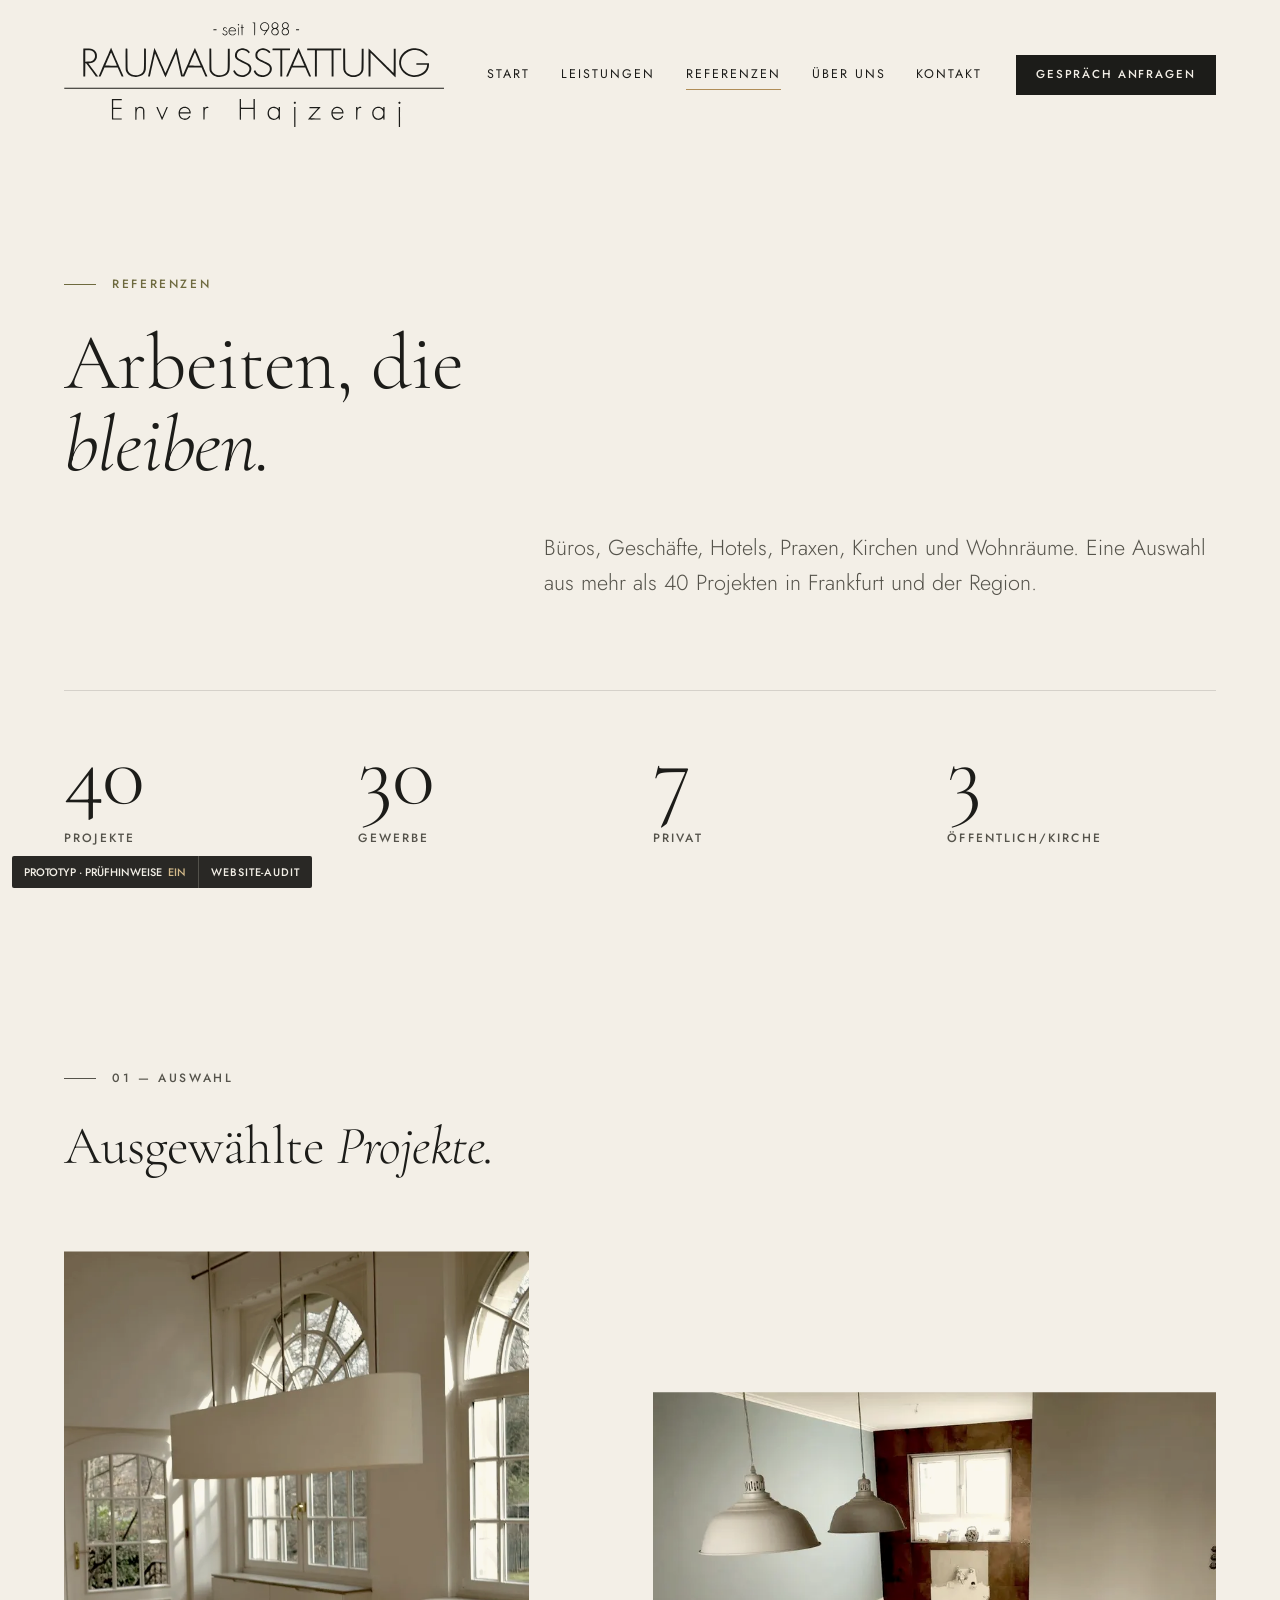
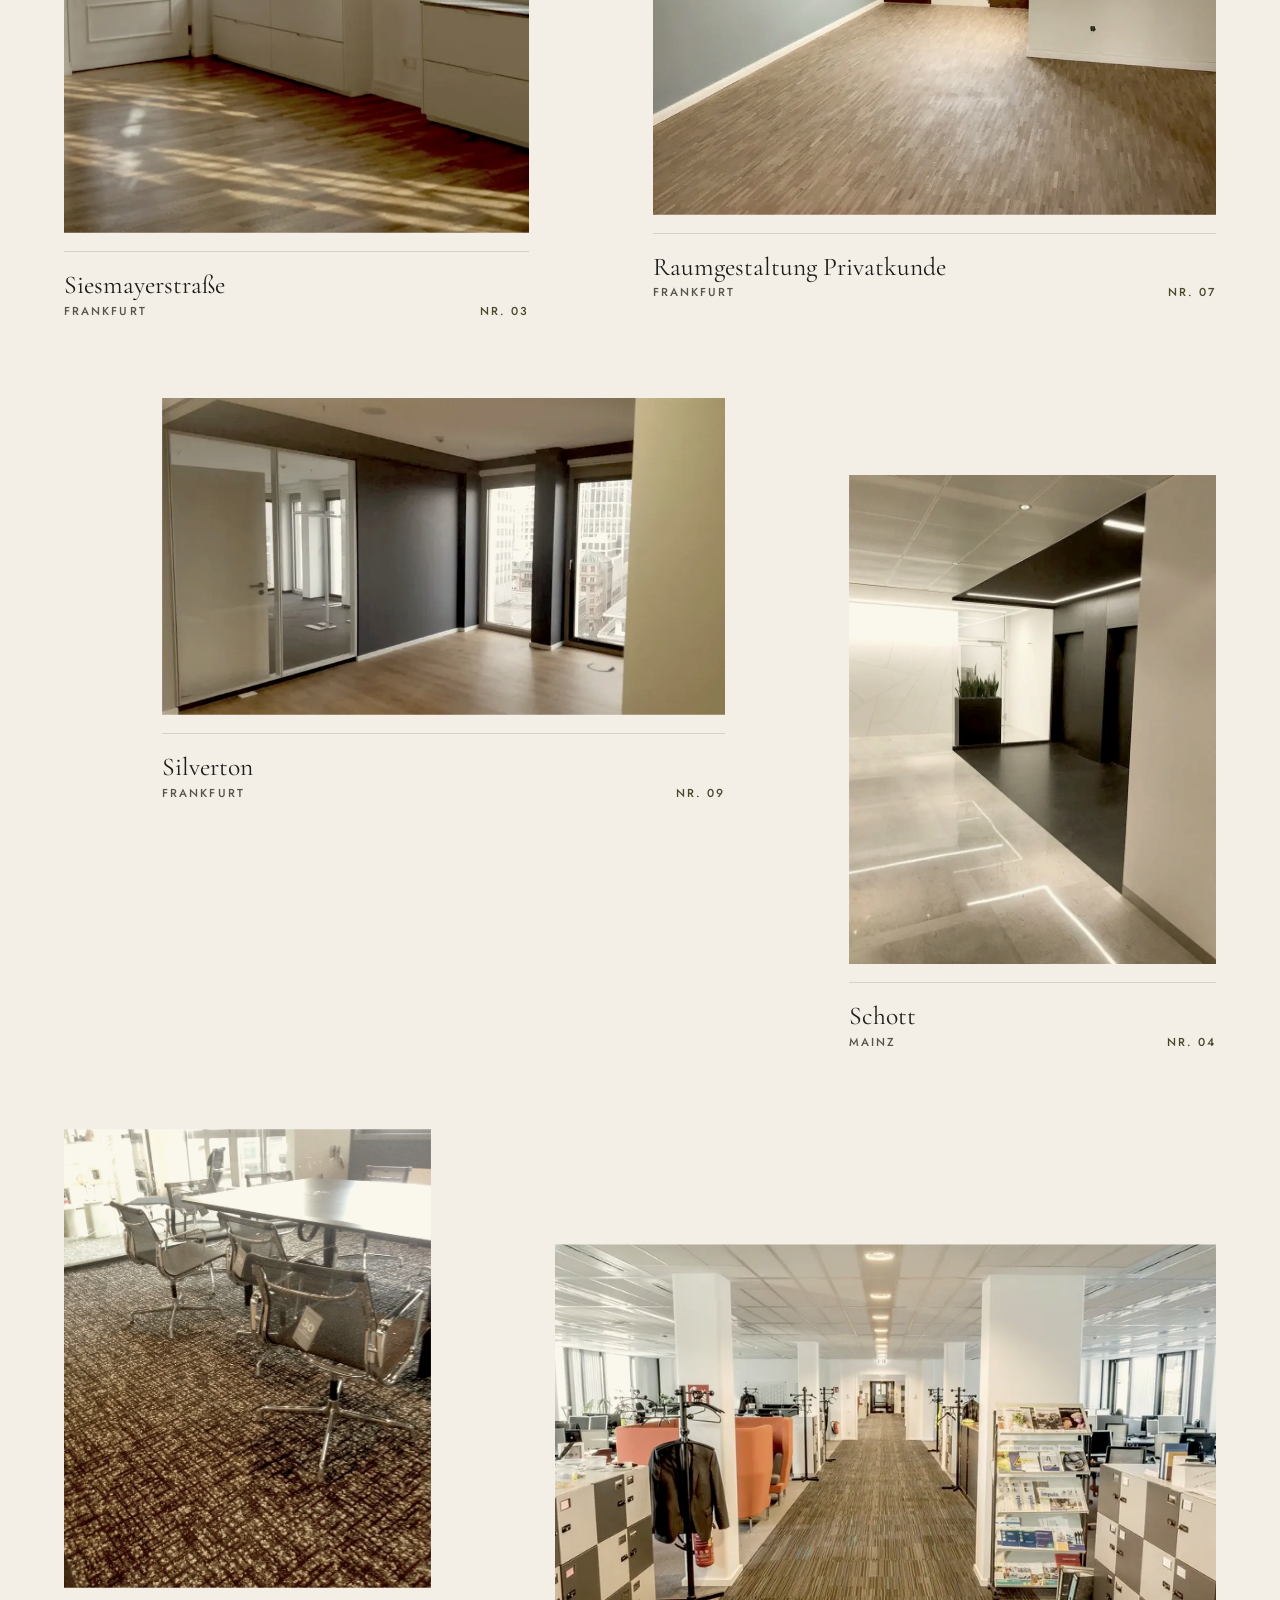
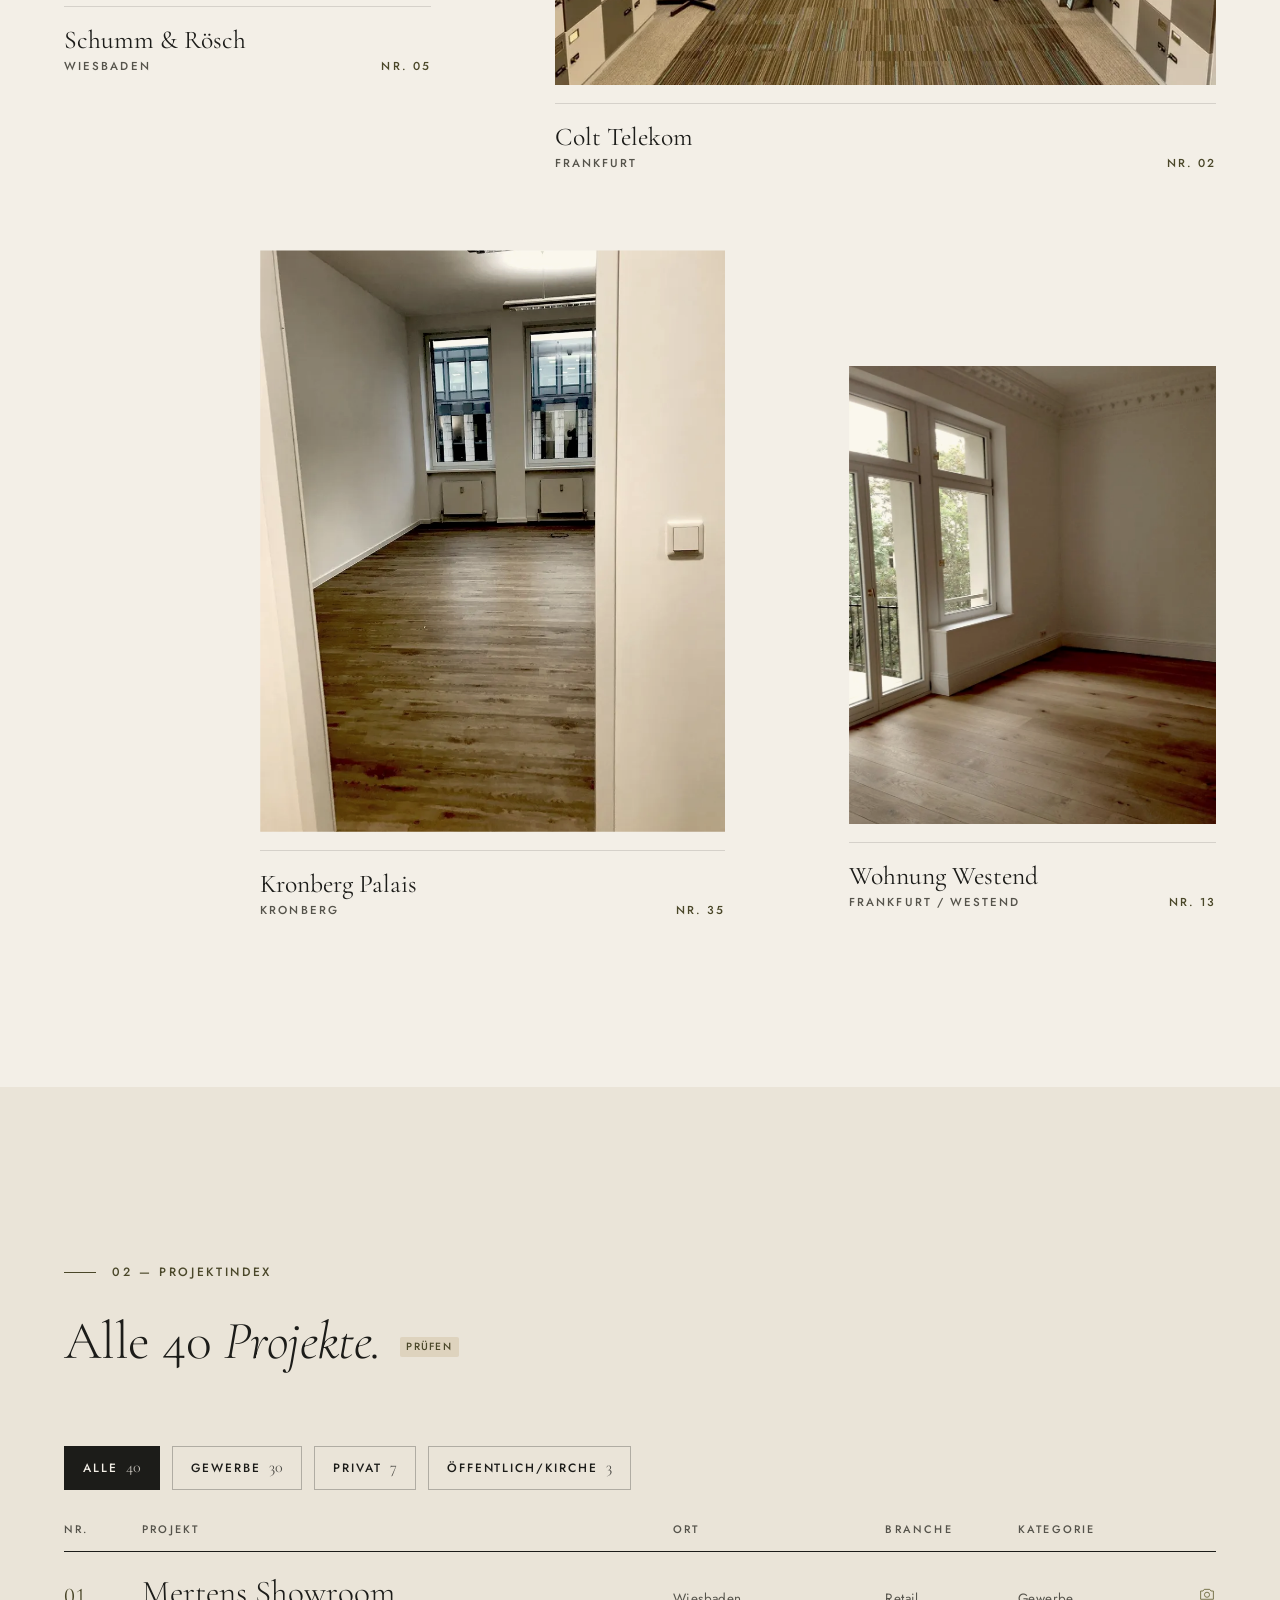
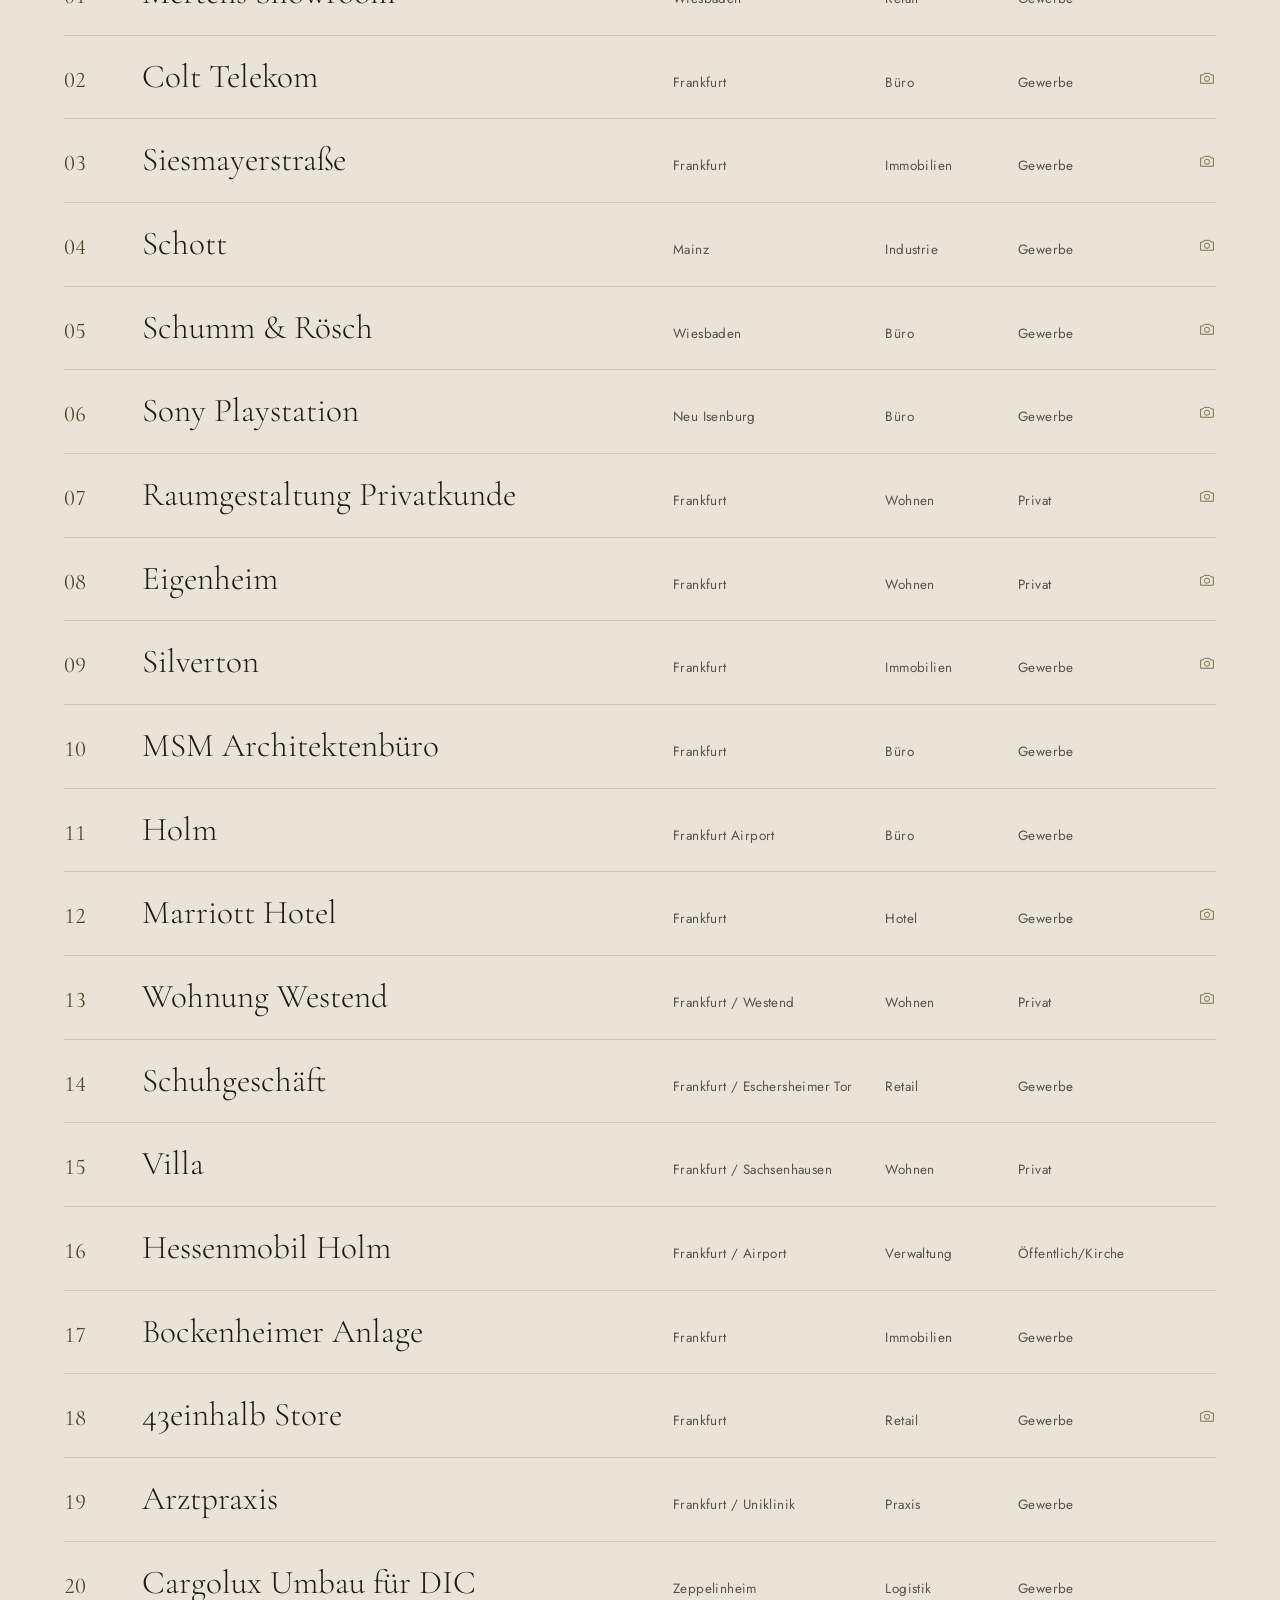
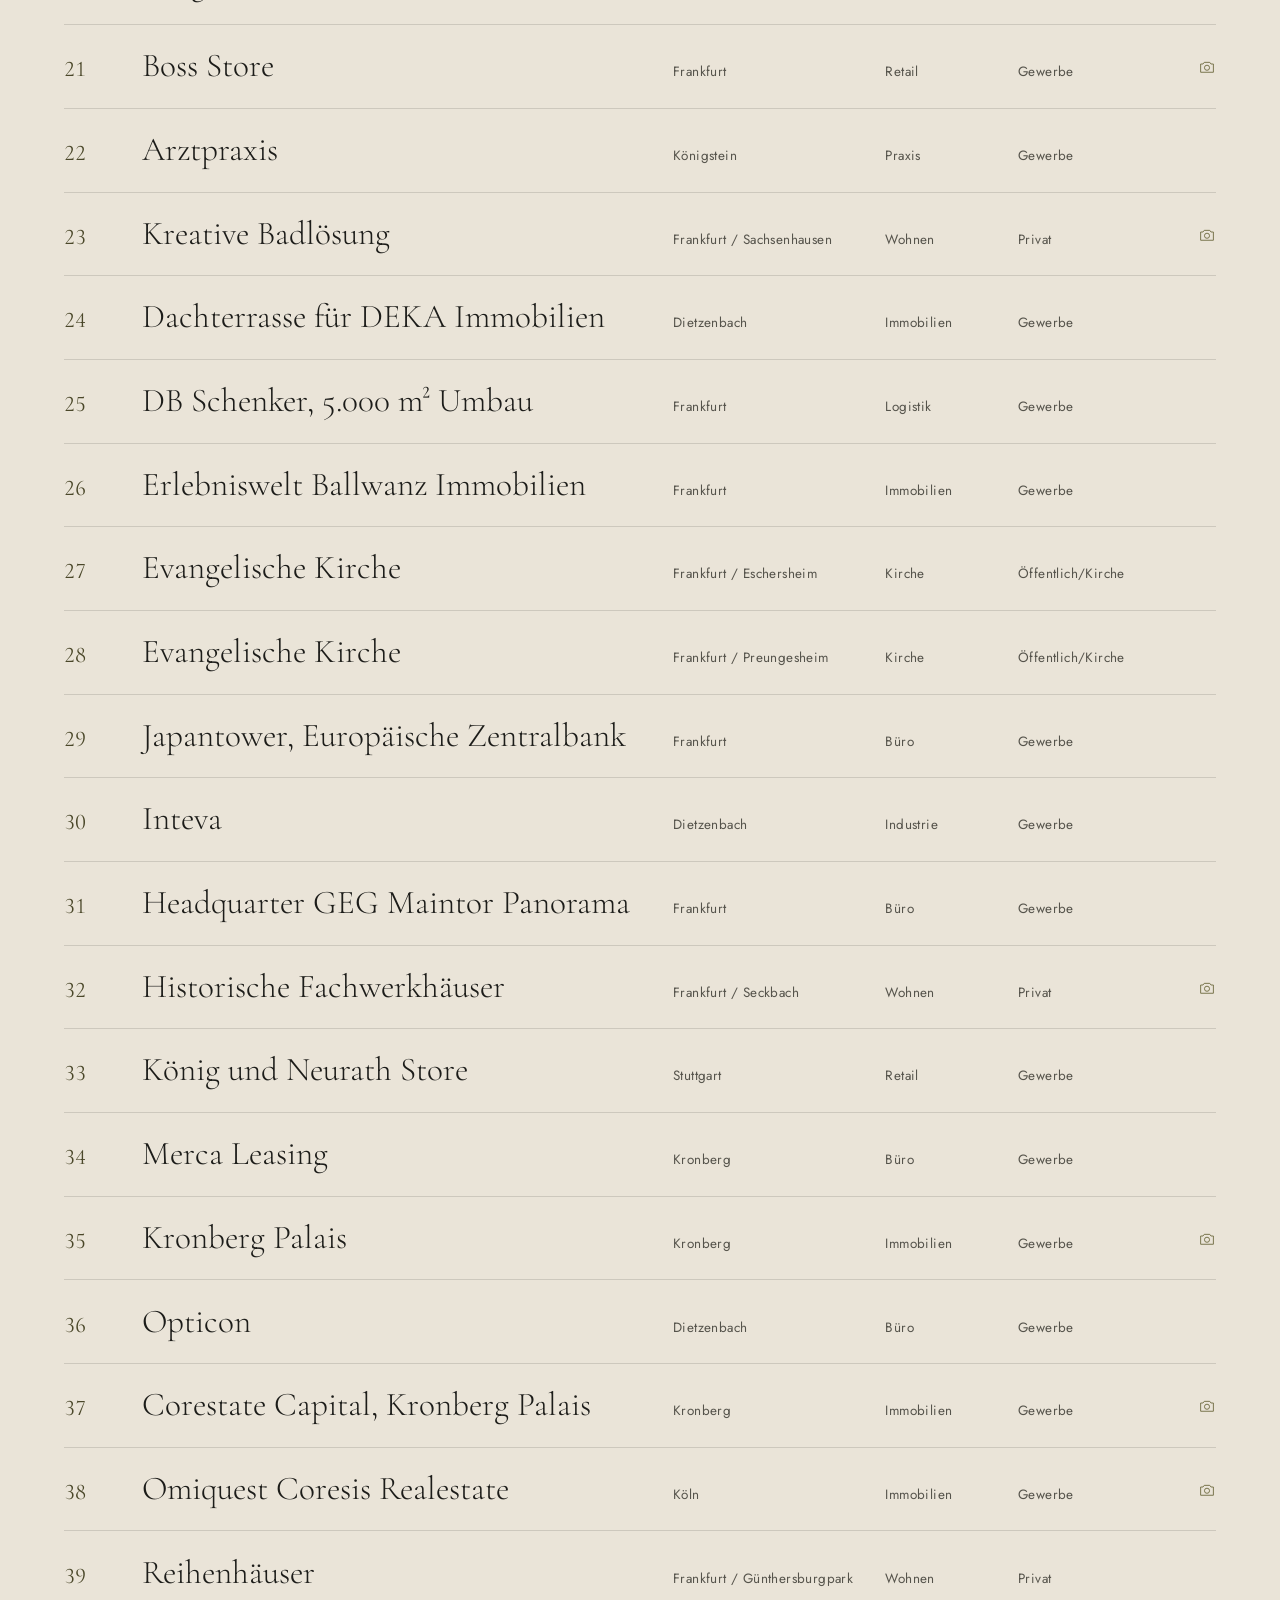
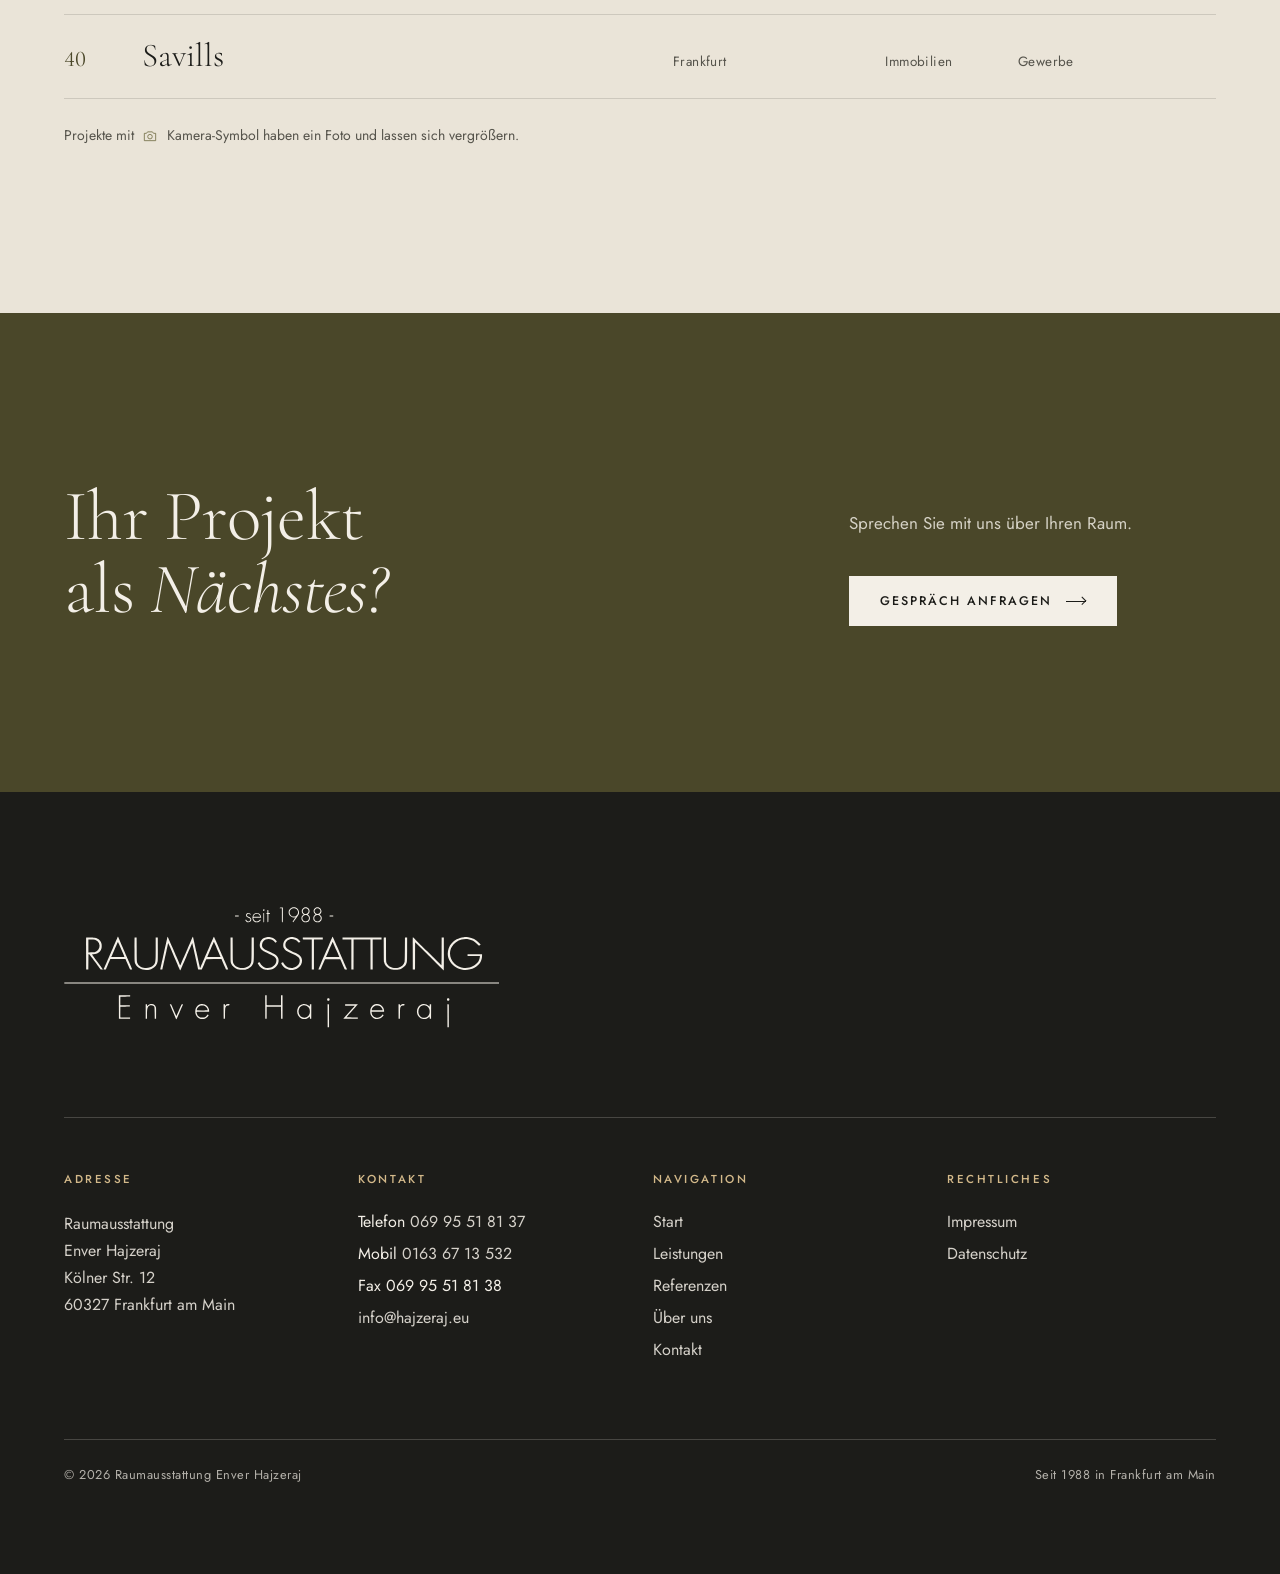
<file: referenzen.html>
<!doctype html>
<html lang="de">
<head>
<meta charset="utf-8">
<meta name="viewport" content="width=device-width, initial-scale=1">
<title>Referenzen – Projekte in Frankfurt und Rhein-Main</title>
<meta name="description" content="Über 40 Projekte: Büros, Hotels, Geschäfte, Praxen, Kirchen und Wohnräume in Frankfurt und Rhein-Main. Eine Auswahl unserer Arbeit.">
<meta name="robots" content="noindex, nofollow">
<meta name="theme-color" content="#F3EFE7">
<meta property="og:type" content="website">
<meta property="og:locale" content="de_DE">
<meta property="og:title" content="Referenzen – Projekte in Frankfurt und Rhein-Main">
<meta property="og:description" content="Über 40 Projekte: Büros, Hotels, Geschäfte, Praxen, Kirchen und Wohnräume in Frankfurt und Rhein-Main. Eine Auswahl unserer Arbeit.">
<meta property="og:image" content="https://justolgay.github.io/hajzeraj-prototyp/assets/og.jpg">
<meta property="og:url" content="https://justolgay.github.io/hajzeraj-prototyp/referenzen.html">
<meta property="og:image:width" content="1200">
<meta property="og:image:height" content="630">
<link rel="icon" href="assets/favicon.svg" type="image/svg+xml">
<link rel="preload" href="assets/fonts/jost-latin-400-normal.woff2" as="font" type="font/woff2" crossorigin>
<link rel="preload" href="assets/fonts/cormorant-garamond-latin-300-normal.woff2" as="font" type="font/woff2" crossorigin>
<script>document.documentElement.classList.add('js');</script>
<link rel="stylesheet" href="assets/css/style.css">
<link rel="stylesheet" href="assets/css/page-referenzen.css">
</head>
<body>
<a class="skip-link" href="#main">Zum Inhalt springen</a>
<header class="site-header" data-header>
  <div class="container site-header__inner">
    <a class="site-header__logo" href="index.html" aria-label="Raumausstattung Enver Hajzeraj – Startseite">
      <svg class="logo" viewBox="0 0 3000 830" aria-hidden="true" focusable="false"><path id="hz-logo" d="M 1572.219 3.925 C 1565.780 6.300, 1560.060 10.395, 1555.917 15.595 C 1551.539 21.090, 1550.367 23.647, 1548.967 30.763 C 1547.617 37.625, 1548.773 46.697, 1551.735 52.487 C 1558.705 66.110, 1574.745 74.354, 1589.293 71.792 C 1592.488 71.229, 1595.351 71.017, 1595.655 71.322 C 1595.959 71.626, 1591.661 78.210, 1586.104 85.953 C 1580.547 93.696, 1576 100.683, 1576 101.480 C 1576 102.717, 1578.825 105, 1580.355 105 C 1580.623 105, 1586.809 96.562, 1594.103 86.250 C 1618.083 52.343, 1618.554 51.550, 1619.964 42.708 C 1622.385 27.524, 1613.990 11.615, 1600.155 5.167 C 1592.528 1.612, 1579.999 1.055, 1572.219 3.925 M 1653.337 4.990 C 1636.615 13.345, 1634.002 37.139, 1648.532 48.733 C 1652.219 51.674, 1652.867 53, 1650.621 53 C 1648.282 53, 1641.208 60.654, 1638.935 65.644 C 1635.771 72.588, 1635.929 82.967, 1639.300 89.564 C 1644.676 100.088, 1653.716 105.465, 1666 105.448 C 1675.770 105.435, 1682.383 102.593, 1688.516 95.771 C 1693.665 90.044, 1695.392 85.039, 1695.238 76.290 C 1695.072 66.854, 1690.567 58.694, 1682.667 53.517 L 1679.948 51.736 1683.886 48.366 C 1689.457 43.597, 1693 36.042, 1693 28.929 C 1693 17.692, 1688.294 9.802, 1678.745 5.030 C 1670.230 0.775, 1661.797 0.762, 1653.337 4.990 M 1737.627 3.468 C 1731.997 5.475, 1727.129 9.810, 1723.711 15.861 C 1717.913 26.121, 1720.076 39.353, 1728.840 47.247 C 1732.752 50.771, 1734.046 53, 1732.180 53 C 1730.130 53, 1723.022 60.407, 1720.930 64.723 C 1719.106 68.487, 1718.612 71.196, 1718.603 77.500 C 1718.588 87.085, 1720.475 91.418, 1727.476 97.871 C 1733.935 103.825, 1737.979 105.352, 1747.500 105.432 C 1754.327 105.490, 1756.339 105.088, 1761.224 102.689 C 1774.377 96.230, 1780.198 81.742, 1775.353 67.522 C 1773.755 62.833, 1766.288 53.895, 1763 52.736 C 1761.883 52.343, 1762.581 51.193, 1765.737 48.231 C 1771.004 43.288, 1774.975 35.039, 1774.995 29 C 1775.028 18.864, 1768.577 8.575, 1759.556 4.374 C 1753.672 1.634, 1743.905 1.231, 1737.627 3.468 M 1488.557 5.223 C 1487.701 6.445, 1487 7.795, 1487 8.223 C 1487 8.650, 1490.375 9, 1494.500 9 L 1502 9 1502 56.433 C 1502 101.789, 1502.081 103.891, 1503.859 104.455 C 1504.882 104.780, 1506.457 104.762, 1507.359 104.416 C 1508.850 103.843, 1509 99.187, 1509 53.393 L 1509 3 1499.557 3 C 1490.932 3, 1489.978 3.193, 1488.557 5.223 M 1574.275 9.654 C 1568.691 11.631, 1561.040 18.627, 1558.165 24.384 C 1551.219 38.292, 1557.168 55.701, 1571.475 63.337 C 1577.283 66.438, 1591.746 66.432, 1597.500 63.328 C 1615.672 53.523, 1618.923 29.107, 1603.858 15.563 C 1601.180 13.154, 1596.886 10.468, 1594.316 9.592 C 1588.570 7.634, 1579.904 7.661, 1574.275 9.654 M 1658.007 9.593 C 1643.981 15.675, 1641.467 36.363, 1653.770 44.450 C 1668.209 53.941, 1686 44.940, 1686 28.144 C 1686 13.613, 1671.261 3.845, 1658.007 9.593 M 1739.500 9.657 C 1731.423 13.901, 1726.262 22.464, 1727.267 29.955 C 1729.546 46.942, 1748.510 54.225, 1761.255 43.007 C 1775.238 30.698, 1766.018 7.877, 1747.128 8.040 C 1744.583 8.062, 1741.150 8.790, 1739.500 9.657 M 1374.223 17.557 C 1370.051 20.479, 1372.324 27, 1377.515 27 C 1379.872 27, 1383 23.737, 1383 21.277 C 1383 19.624, 1379.376 16, 1377.723 16 C 1377.020 16, 1375.445 16.701, 1374.223 17.557 M 1402.667 20.667 C 1402.300 21.033, 1402 25.955, 1402 31.603 L 1402 41.873 1398.750 42.187 C 1396.034 42.449, 1395.500 42.910, 1395.500 45 C 1395.500 47.087, 1396.034 47.552, 1398.734 47.812 L 1401.969 48.124 1402.234 75.704 C 1402.470 100.173, 1402.688 103.402, 1404.166 104.334 C 1405.375 105.096, 1406.267 105.023, 1407.416 104.070 C 1408.791 102.929, 1409 99.137, 1409 75.378 L 1409 48 1414 48 C 1418.889 48, 1419 47.933, 1419 45 C 1419 42.067, 1418.889 42, 1414 42 L 1409 42 1409 32.582 C 1409 27.402, 1408.727 22.452, 1408.393 21.582 C 1407.789 20.009, 1403.940 19.394, 1402.667 20.667 M 1263.424 43.019 C 1257.695 45.855, 1254.607 51.561, 1255.240 58.143 C 1255.856 64.560, 1258.918 67.788, 1268.331 71.944 C 1272.274 73.685, 1277.018 75.861, 1278.873 76.779 C 1290.920 82.739, 1283.116 101.288, 1269.220 99.721 C 1263.820 99.113, 1260.281 96.628, 1257.682 91.619 C 1255.975 88.330, 1255.395 87.935, 1253.116 88.507 C 1249.593 89.391, 1249.547 89.491, 1251.004 93.009 C 1252.951 97.711, 1255.800 100.857, 1260.091 103.047 C 1268.552 107.363, 1278.132 106.457, 1284.662 100.724 C 1289.073 96.850, 1291 92.547, 1291 86.566 C 1291 77.257, 1285.321 71.267, 1272.431 66.977 C 1262.999 63.838, 1259.095 58.428, 1262.147 52.726 C 1265.644 46.191, 1273.617 44.969, 1279.435 50.077 C 1285.289 55.217, 1289.931 51.840, 1284.490 46.400 C 1278.985 40.894, 1270.475 39.529, 1263.424 43.019 M 1319.882 42.381 C 1313.995 44.484, 1308.999 48.019, 1305.937 52.246 C 1293.617 69.253, 1298.491 94.201, 1315.792 102.697 C 1320.614 105.065, 1322.742 105.498, 1329.500 105.485 C 1339.318 105.467, 1344.492 103.350, 1351.258 96.585 C 1356.382 91.460, 1357.082 89.157, 1354.084 87.285 C 1352.405 86.236, 1351.727 86.627, 1348.595 90.449 C 1339.101 102.036, 1323.321 103.170, 1312.855 93.019 C 1309.426 89.693, 1307.774 87.066, 1306.598 83.068 C 1303.680 73.148, 1301.284 74, 1332.114 74 L 1359.227 74 1358.567 69.250 C 1356.104 51.539, 1344.793 40.903, 1328.568 41.044 C 1325.781 41.068, 1321.872 41.670, 1319.882 42.381 M 1374.480 43.191 C 1374.199 43.923, 1374.089 58.017, 1374.235 74.511 L 1374.500 104.500 1377 104.500 L 1379.500 104.500 1379.500 73.500 L 1379.500 42.500 1377.246 42.180 C 1376.006 42.004, 1374.761 42.459, 1374.480 43.191 M 1319.500 48.903 C 1312.481 52.164, 1306 60.404, 1306 66.065 C 1306 67.922, 1306.925 68, 1329 68 C 1351.519 68, 1352 67.957, 1352 65.950 C 1352 60.924, 1345.281 52.258, 1338.790 48.912 C 1333.928 46.407, 1324.881 46.402, 1319.500 48.903 M 1658.558 56.492 C 1651.011 59.180, 1645.987 64.620, 1643.903 72.359 C 1639.876 87.314, 1654.681 102.379, 1670.146 99.062 C 1685.396 95.791, 1692.972 80.614, 1686.071 67.158 C 1681.040 57.349, 1669.122 52.729, 1658.558 56.492 M 1739.625 56.408 C 1737.493 57.201, 1734.176 59.347, 1732.253 61.175 C 1719.105 73.676, 1725.006 94.683, 1742.868 98.968 C 1749.444 100.546, 1756.882 98.505, 1762.698 93.526 C 1773.772 84.048, 1772.123 65.845, 1759.523 58.460 C 1753.953 55.196, 1745.283 54.302, 1739.625 56.408 M 1179.667 58.667 C 1179.300 59.033, 1179 60.608, 1179 62.167 L 1179 65 1191.433 65 C 1202.673 65, 1203.922 64.822, 1204.455 63.141 C 1204.780 62.118, 1204.762 60.543, 1204.416 59.641 C 1203.881 58.249, 1202.008 58, 1192.060 58 C 1185.610 58, 1180.033 58.300, 1179.667 58.667 M 1831.667 58.667 C 1831.300 59.033, 1831 60.608, 1831 62.167 L 1831 65 1843.500 65 L 1856 65 1856 61.500 L 1856 58 1844.167 58 C 1837.658 58, 1832.033 58.300, 1831.667 58.667 M 366.263 215.250 C 363.454 221.438, 356.908 236.400, 351.717 248.500 C 346.525 260.600, 341.302 272.643, 340.108 275.262 C 338.915 277.881, 332.718 292.056, 326.337 306.762 C 319.956 321.468, 312.275 339.125, 309.267 346 C 306.259 352.875, 298.846 369.975, 292.793 384 C 286.740 398.025, 280.534 412.200, 279.001 415.500 C 275.245 423.590, 273 429.060, 273 430.122 C 273 430.605, 276.386 431, 280.525 431 C 287.393 431, 288.128 430.804, 288.954 428.750 C 289.452 427.512, 293.514 418.175, 297.982 408 C 302.450 397.825, 309.068 382.637, 312.690 374.250 L 319.275 359 371.467 359 L 423.658 359 425.804 363.750 C 426.984 366.363, 432.031 377.950, 437.019 389.500 C 442.007 401.050, 448.184 415.113, 450.745 420.750 L 455.401 431 462.700 431 C 466.715 431, 470 430.577, 470 430.061 C 470 429.544, 463.925 415.117, 456.500 398 C 449.075 380.883, 443 366.723, 443 366.532 C 443 366.341, 440.975 361.851, 438.500 356.554 C 436.025 351.257, 434 346.747, 434 346.530 C 434 346.115, 405.274 279.693, 401.767 272 C 400.639 269.525, 394.881 256.250, 388.973 242.500 C 377.358 215.472, 372.210 204, 371.697 204 C 371.518 204, 369.072 209.063, 366.263 215.250 M 710.677 217.340 C 709.134 224.578, 705.885 239.275, 703.457 250 C 698.613 271.397, 692.148 300.393, 685.844 329 C 683.602 339.175, 681.188 349.975, 680.479 353 C 678.345 362.113, 675.053 376.821, 672.420 389 C 671.053 395.325, 668.423 407.025, 666.575 415 C 664.728 422.975, 663.551 429.861, 663.960 430.302 C 664.369 430.742, 667.582 430.967, 671.102 430.802 L 677.500 430.500 679.273 423.500 C 680.248 419.650, 682.657 409.075, 684.625 400 C 686.594 390.925, 690.594 372.925, 693.515 360 C 696.437 347.075, 699.130 334.925, 699.500 333 C 699.870 331.075, 702.562 318.925, 705.480 306 C 708.399 293.075, 712.245 275.750, 714.026 267.500 C 715.808 259.250, 717.609 251.600, 718.030 250.500 C 718.753 248.606, 718.846 248.633, 719.779 251 C 720.320 252.375, 723.251 259.125, 726.291 266 C 731.884 278.648, 750.683 322.133, 758.499 340.500 C 760.840 346, 763.890 352.975, 765.277 356 C 767.962 361.854, 786.890 405.622, 795.244 425.291 C 797.998 431.777, 800.687 436.938, 801.220 436.760 C 801.752 436.583, 805.314 429.252, 809.136 420.469 C 823.780 386.813, 841.477 346.049, 846.025 335.500 C 848.634 329.450, 856.481 311.450, 863.463 295.500 C 870.446 279.550, 877.765 262.788, 879.728 258.250 C 881.691 253.713, 883.611 250, 883.994 250 C 884.378 250, 885.469 253.488, 886.419 257.750 C 887.370 262.012, 890.334 275.400, 893.007 287.500 C 895.679 299.600, 900.153 319.850, 902.948 332.500 C 905.743 345.150, 909.367 361.350, 911 368.500 C 912.633 375.650, 916.237 391.850, 919.009 404.500 C 921.780 417.150, 924.293 428.287, 924.591 429.250 C 925.070 430.793, 926.595 431, 937.449 431 L 949.763 431 953.510 422.250 C 955.572 417.438, 958.804 410.141, 960.694 406.035 C 962.585 401.930, 965.647 394.955, 967.499 390.535 C 969.352 386.116, 973.138 377.325, 975.914 371 L 980.960 359.500 1033.299 359.241 L 1085.638 358.983 1088.263 365.241 C 1090.773 371.223, 1097.955 387.725, 1110.790 417 L 1116.709 430.500 1124.483 430.794 C 1133.617 431.140, 1133.488 432.844, 1125.684 415 C 1122.677 408.125, 1114.363 389, 1107.208 372.500 C 1100.052 356, 1092.621 338.900, 1090.692 334.500 C 1087.389 326.963, 1074.325 296.811, 1046.556 232.640 C 1039.925 217.317, 1034.062 204.786, 1033.526 204.793 C 1032.990 204.801, 1030.167 210.363, 1027.252 217.154 C 1024.336 223.944, 1020.999 231.525, 1019.834 234 C 1018.670 236.475, 1016.481 241.425, 1014.971 245 C 1013.461 248.575, 1008.404 260.275, 1003.732 271 C 999.061 281.725, 990.046 302.425, 983.699 317 C 977.352 331.575, 965.772 358.125, 957.965 376 C 950.159 393.875, 942.618 411.323, 941.209 414.773 C 939.799 418.223, 938.270 420.670, 937.810 420.210 C 937.351 419.751, 934.954 410.178, 932.484 398.938 C 930.014 387.697, 926.900 373.775, 925.563 368 C 924.226 362.225, 921.066 348.050, 918.540 336.500 C 916.014 324.950, 913.039 311.675, 911.928 307 C 909.590 297.155, 909.195 295.405, 904.044 272 C 899.972 253.500, 894.067 226.816, 891.112 213.557 C 890.138 209.188, 888.921 205.474, 888.408 205.303 C 887.895 205.132, 886.739 206.681, 885.839 208.746 C 884.940 210.811, 877.591 227.800, 869.508 246.500 C 861.426 265.200, 853.087 284.325, 850.977 289 C 848.867 293.675, 842.800 307.625, 837.495 320 C 832.190 332.375, 826.611 345.200, 825.097 348.500 C 823.583 351.800, 817.915 364.850, 812.503 377.500 C 807.090 390.150, 802.226 401.071, 801.693 401.769 C 801.001 402.675, 799.237 399.530, 795.522 390.769 C 792.661 384.021, 784.573 365.225, 777.548 349 C 764.832 319.632, 762.873 315.115, 746.755 278 C 742.098 267.275, 734.216 249.046, 729.241 237.492 C 717.957 211.288, 715.193 205.237, 714.238 204.647 C 713.823 204.391, 712.220 210.102, 710.677 217.340 M 1850.219 207.572 C 1848.207 211.517, 1844.941 218.970, 1823.692 268.112 C 1817.363 282.749, 1810.978 297.361, 1809.504 300.584 C 1808.030 303.807, 1801.951 317.707, 1795.995 331.472 C 1790.039 345.237, 1778.153 372.636, 1769.583 392.358 C 1761.012 412.079, 1754 428.862, 1754 429.651 C 1754 430.793, 1755.466 431.027, 1761.152 430.794 L 1768.305 430.500 1773.125 420 C 1775.777 414.225, 1782.802 398.250, 1788.738 384.500 L 1799.530 359.500 1851.946 359.500 L 1904.363 359.500 1912.245 377.500 C 1916.580 387.400, 1922.842 401.792, 1926.161 409.481 C 1929.480 417.171, 1933.061 425.159, 1934.118 427.231 L 1936.041 431 1943.520 431 C 1947.634 431, 1951 430.798, 1951 430.550 C 1951 430.303, 1949.156 425.915, 1946.901 420.800 C 1939.139 403.188, 1919.745 358.480, 1915.321 348 C 1912.883 342.225, 1909.737 335.057, 1908.330 332.071 C 1906.923 329.084, 1903.853 322.109, 1901.508 316.571 C 1899.162 311.032, 1891.386 293, 1884.226 276.500 C 1877.067 260, 1867.343 237.584, 1862.618 226.686 C 1851.531 201.113, 1852.641 202.824, 1850.219 207.572 M 1396.704 208.539 C 1388.759 210.119, 1379.946 213.269, 1375 216.295 C 1364.795 222.539, 1355.299 234.808, 1352.074 245.916 C 1346.179 266.222, 1349.755 281.866, 1363.189 294.540 C 1369.420 300.418, 1372.548 302.256, 1395.296 313.402 C 1409.158 320.195, 1423.633 327.194, 1427.463 328.956 C 1445.690 337.344, 1456.095 345.501, 1460.942 355.201 C 1463.575 360.470, 1464 362.413, 1464 369.191 C 1464 407.345, 1416.542 432.955, 1379.369 414.860 C 1370.149 410.372, 1357.947 398.251, 1352.545 388.215 C 1350.389 384.208, 1348.147 381.131, 1347.562 381.377 C 1338.054 385.374, 1336 386.420, 1336 387.265 C 1336 387.814, 1337.912 391.883, 1340.250 396.309 C 1350.221 415.186, 1369.780 429.152, 1391.668 433.023 C 1400.394 434.567, 1417.914 433.800, 1426.500 431.500 C 1435.895 428.983, 1449.961 421.567, 1457.326 415.248 C 1469.598 404.719, 1475.737 394.365, 1478.543 379.465 C 1481.654 362.943, 1477.424 347.519, 1466.893 336.988 C 1458.360 328.455, 1456.967 327.679, 1410.500 305.572 C 1387.746 294.747, 1384.144 292.793, 1378.373 288.144 C 1367.841 279.659, 1364.376 272.165, 1365.243 259.746 C 1365.902 250.299, 1368.890 242.725, 1374.469 236.352 C 1383.663 225.851, 1394.846 221, 1409.859 221 C 1427.449 221, 1443.335 228.473, 1453 241.295 C 1454.925 243.849, 1456.856 245.952, 1457.292 245.969 C 1458.992 246.035, 1466.924 239.410, 1466.961 237.894 C 1467.055 234.004, 1456.511 223.475, 1445.672 216.636 C 1441.186 213.805, 1430.145 209.942, 1422.162 208.409 C 1413.275 206.702, 1405.747 206.741, 1396.704 208.539 M 1557.507 208.622 C 1539.718 211.832, 1524.065 223.013, 1516.745 237.737 C 1512.014 247.255, 1510.643 254.293, 1511.244 265.996 C 1511.898 278.724, 1514.640 284.855, 1523.733 293.916 C 1531.060 301.217, 1526.162 298.549, 1585 327.289 C 1603.259 336.209, 1607.509 338.717, 1613.196 343.935 C 1622.350 352.333, 1625 358.024, 1625 369.282 C 1625 382.695, 1621.272 391.765, 1611.634 401.803 C 1601.559 412.295, 1590.167 418.062, 1575.451 420.121 C 1566.333 421.396, 1553.761 420.191, 1546.002 417.297 C 1533.438 412.610, 1521.123 401.512, 1513.856 388.326 L 1509.902 381.151 1504.701 383.251 C 1501.841 384.405, 1498.959 385.758, 1498.299 386.257 C 1495.090 388.680, 1508.662 409.352, 1518.818 417.510 C 1526.755 423.886, 1540.896 430.626, 1550.208 432.472 C 1571.849 436.762, 1593.943 432.283, 1612.560 419.832 C 1643.955 398.833, 1650.475 358.626, 1626.274 335.246 C 1620.123 329.303, 1617.451 327.737, 1593.538 316.069 C 1579.217 309.082, 1563.675 301.617, 1559 299.480 C 1534.769 288.409, 1525.117 276.658, 1526.214 259.566 C 1527.637 237.392, 1546.492 221, 1570.574 221 C 1587.579 221, 1600.715 226.623, 1612.041 238.751 C 1619.792 247.051, 1618.908 246.929, 1626.412 240.734 L 1629.323 238.330 1626.246 233.858 C 1617.739 221.494, 1601.721 211.921, 1583.873 208.535 C 1574.137 206.689, 1568.111 206.708, 1557.507 208.622 M 2757.500 207.691 C 2737.094 210.350, 2721.080 215.202, 2706.882 223.027 C 2680.332 237.661, 2661.318 259.258, 2652.175 285.165 C 2640.433 318.434, 2644.271 349.523, 2663.798 379.325 C 2681.922 406.987, 2713.389 427, 2747.442 432.523 C 2797.383 440.623, 2853.202 415.973, 2872.343 377.365 C 2878.774 364.394, 2882 350.257, 2882 335.042 L 2882 325 2832 325 L 2782 325 2782 331.500 L 2782 338 2824.500 338 L 2867 338 2867 340.403 C 2867 345.147, 2863.180 361.624, 2860.625 367.898 C 2851.823 389.516, 2826.474 408.621, 2795 417.358 C 2785.025 420.128, 2769.216 421.271, 2757.374 420.079 C 2731.705 417.496, 2709.771 407.376, 2691.131 389.518 C 2658.805 358.547, 2651.872 312.060, 2673.992 274.609 C 2688.135 250.666, 2713.531 231.504, 2740.500 224.430 C 2754.067 220.872, 2775.560 219.981, 2788.001 222.461 C 2814.109 227.667, 2828.813 235.603, 2847.866 254.772 C 2861.685 268.674, 2860.505 268.282, 2868.450 261.606 L 2872.401 258.287 2862.131 247.731 C 2840.163 225.152, 2816.222 212.723, 2786.500 208.468 C 2777.156 207.131, 2764.419 206.789, 2757.500 207.691 M 2404.246 319.676 L 2404.500 430.500 2412.245 430.792 L 2419.990 431.084 2420.245 336.631 L 2420.500 242.177 2474 295.239 C 2503.425 324.423, 2547.536 368.258, 2572.025 392.650 C 2596.514 417.043, 2617.103 437, 2617.779 437 C 2618.746 437, 2618.954 412.795, 2618.754 323.750 L 2618.500 210.500 2611 210.500 L 2603.500 210.500 2603.245 305.832 C 2603.085 365.768, 2602.636 401.040, 2602.036 400.832 C 2601.511 400.649, 2592.626 392.166, 2582.291 381.980 C 2571.956 371.793, 2536.955 337.368, 2504.511 305.480 C 2472.068 273.591, 2436.832 238.950, 2426.209 228.500 C 2415.587 218.050, 2406.242 209.354, 2405.444 209.176 C 2404.179 208.894, 2404.024 223.210, 2404.246 319.676 M 152.461 211.250 C 152.199 211.938, 152.101 261.550, 152.242 321.500 L 152.500 430.500 160 430.500 L 167.500 430.500 168 378.500 L 168.500 326.500 171.157 326.193 C 172.825 326, 174.501 326.623, 175.657 327.865 C 176.671 328.955, 185.592 340.793, 195.483 354.173 C 205.374 367.553, 221.136 388.850, 230.510 401.500 C 239.884 414.150, 248.585 425.962, 249.845 427.750 C 252.121 430.979, 252.192 431, 260.568 431 C 265.206 431, 269 430.743, 269 430.429 C 269 429.870, 229.729 376.633, 205.334 344.120 C 198.574 335.111, 193.244 327.414, 193.489 327.017 C 193.735 326.620, 198.339 326.052, 203.720 325.755 C 231.392 324.230, 252.213 308.476, 258.511 284.297 C 260.438 276.900, 260.421 261.068, 258.478 253.460 C 255.018 239.906, 247.231 228.667, 236.252 221.379 C 223.278 212.767, 208.557 210.050, 174.719 210.020 C 158.199 210.005, 152.822 210.302, 152.461 211.250 M 486.708 210.626 C 486.318 211.015, 486 246.886, 486 290.339 C 486 379.684, 486.020 379.971, 493.150 394.846 C 505.021 419.613, 535.664 435.115, 570 433.725 C 584.098 433.154, 592.420 431.434, 603.133 426.876 C 628.977 415.879, 642.620 398.521, 646.054 372.267 C 646.689 367.415, 646.963 335.605, 646.785 287.500 L 646.500 210.500 639.250 210.206 L 632 209.912 631.999 281.706 C 631.998 353.209, 631.430 369.054, 628.457 380.542 C 624.042 397.595, 612.916 408.793, 593.261 415.963 C 560.765 427.818, 519.611 415.626, 507.940 390.686 C 501.609 377.157, 501.691 378.354, 501.068 290.500 L 500.500 210.500 493.958 210.209 C 490.359 210.049, 487.097 210.237, 486.708 210.626 M 1147.988 210.706 C 1147.982 211.143, 1147.987 247.657, 1148 291.848 C 1148.026 381.407, 1147.988 380.840, 1154.783 395 C 1160.326 406.554, 1171.470 417.180, 1185.083 423.891 C 1201.136 431.805, 1208.224 433.371, 1228 433.371 C 1247.066 433.371, 1254.531 431.832, 1269 424.918 C 1282.992 418.233, 1292.432 410.083, 1299.282 398.774 C 1308.519 383.526, 1309.183 375.414, 1308.798 282.500 L 1308.500 210.500 1301 210.500 L 1293.500 210.500 1292.950 292.500 C 1292.342 383.155, 1292.615 379.364, 1285.752 392.292 C 1279.653 403.779, 1265.513 413.526, 1248.203 418.175 C 1237.062 421.167, 1219.490 421.139, 1208.030 418.110 C 1190.006 413.348, 1175.358 402.841, 1169.535 390.500 C 1163.485 377.678, 1163.685 380.714, 1163.067 292 L 1162.500 210.500 1155.250 210.206 C 1151.263 210.045, 1147.995 210.270, 1147.988 210.706 M 1646.667 210.667 C 1645.833 211.500, 1645.789 220.285, 1646.607 222.418 C 1647.142 223.813, 1650.815 224, 1677.607 224 L 1708 224 1708 327.500 L 1708 431 1715.500 431 L 1723 431 1723 327.500 L 1723 224 1753.500 224 L 1784 224 1784 217 L 1784 210 1715.667 210 C 1678.083 210, 1647.033 210.300, 1646.667 210.667 M 1920 217 L 1920 224 1950.500 224 L 1981 224 1981 327.500 L 1981 431 1988.495 431 L 1995.991 431 1996.245 327.750 L 1996.500 224.500 2054.500 224.500 L 2112.500 224.500 2112.755 327.750 L 2113.009 431 2120.505 431 L 2128 431 2128 327.500 L 2128 224 2158.500 224 L 2189 224 2189 217 L 2189 210 2054.500 210 L 1920 210 1920 217 M 2204.403 211.392 C 2204.090 212.207, 2204.039 248.789, 2204.288 292.686 C 2204.675 360.988, 2204.972 373.563, 2206.343 379.871 C 2210.502 398.998, 2223.124 414.543, 2242.083 423.891 C 2258.136 431.805, 2265.224 433.371, 2285 433.371 C 2304.776 433.371, 2311.864 431.805, 2327.917 423.891 C 2341.529 417.180, 2352.751 406.527, 2358.350 395 C 2365.544 380.193, 2365.478 381.152, 2365.489 291 L 2365.500 210.500 2358 210.500 L 2350.500 210.500 2349.920 292 C 2349.529 347.052, 2348.975 375.017, 2348.215 378.174 C 2343.401 398.154, 2328.636 411.880, 2305.175 418.182 C 2294.068 421.165, 2276.476 421.135, 2265.040 418.113 C 2246.721 413.272, 2233.119 403.610, 2226.782 390.936 C 2220.407 378.188, 2220.625 381.385, 2220.037 292 L 2219.500 210.500 2212.236 210.206 C 2206.549 209.976, 2204.848 210.233, 2204.403 211.392 M 168 268.615 L 168 313.230 188.250 312.783 C 205.901 312.393, 209.323 312.049, 214.917 310.101 C 233.223 303.726, 245 287.233, 245 267.971 C 245 256.860, 238.893 242.747, 231.073 235.789 C 221.007 226.832, 210.148 224.042, 185.250 224.017 L 168 224 168 268.615 M 362.005 261.200 C 356.893 272.915, 347.446 294.650, 341.012 309.500 C 334.578 324.350, 328.568 337.940, 327.657 339.700 C 326.746 341.461, 326 343.373, 326 343.950 C 326 344.668, 340.433 345, 371.617 345 C 414.595 345, 417.203 344.899, 416.708 343.250 C 416.419 342.288, 410.127 327.550, 402.727 310.500 C 395.326 293.450, 385.570 270.950, 381.045 260.500 C 376.521 250.050, 372.477 241.140, 372.059 240.700 C 371.642 240.260, 367.117 249.485, 362.005 261.200 M 1031.613 243.073 C 1030.162 246.541, 1019.303 271.539, 999.086 317.947 C 992.988 331.942, 988 343.755, 988 344.197 C 988 344.638, 1008.475 345, 1033.500 345 C 1058.525 345, 1079 344.836, 1079 344.636 C 1079 344.435, 1073.093 330.598, 1065.873 313.886 C 1058.653 297.174, 1051.654 280.863, 1050.320 277.640 C 1048.986 274.417, 1046.336 268.407, 1044.432 264.285 C 1042.528 260.163, 1039.563 253.350, 1037.842 249.145 C 1033.844 239.374, 1033.358 238.900, 1031.613 243.073 M 1849.213 246 C 1847.536 249.575, 1841.591 263.075, 1836.002 276 C 1830.412 288.925, 1825.210 300.850, 1824.439 302.500 C 1823.669 304.150, 1819.247 314.275, 1814.613 325 L 1806.188 344.500 1851.750 344.760 C 1876.810 344.903, 1897.501 344.833, 1897.730 344.603 C 1897.960 344.374, 1897.419 342.777, 1896.529 341.055 C 1895.638 339.334, 1887.018 319.607, 1877.372 297.218 C 1867.727 274.829, 1858.708 254.048, 1857.332 251.039 C 1855.955 248.029, 1854.251 244.202, 1853.546 242.534 L 1852.262 239.500 1849.213 246 M 2 523.500 L 2 527 1501 527 L 3000 527 3000 523.500 L 3000 520 1501 520 L 2 520 2 523.500 M 378.244 689.250 L 378.500 770.500 417 770.500 L 455.500 770.500 455.500 766 L 455.500 761.500 422.266 761.237 L 389.031 760.973 388.487 758.737 C 388.187 757.506, 388.067 740.975, 388.221 722 L 388.500 687.500 421 686.965 C 438.875 686.671, 453.613 686.334, 453.750 686.215 C 453.887 686.097, 454 683.975, 454 681.500 L 454 677 421.519 677 L 389.038 677 388.488 674.750 C 388.186 673.513, 388.065 660.350, 388.219 645.500 L 388.500 618.500 422 617.966 C 440.425 617.673, 455.613 617.335, 455.750 617.216 C 455.887 617.097, 456 614.975, 456 612.500 L 456 608 416.994 608 L 377.988 608 378.244 689.250 M 1387.244 689.250 L 1387.500 770.500 1392.239 770.804 L 1396.978 771.109 1397.239 729.304 L 1397.500 687.500 1446.739 687.241 L 1495.978 686.981 1496.239 728.741 L 1496.500 770.500 1501.500 770.500 L 1506.500 770.500 1506.500 689.500 L 1506.500 608.500 1501.250 608.198 L 1496 607.895 1496 642.448 L 1496 677 1447.107 677 C 1403.445 677, 1398.149 676.831, 1397.607 675.418 C 1397.273 674.548, 1397 659.023, 1397 640.918 L 1397 608 1391.994 608 L 1386.988 608 1387.244 689.250 M 1816.455 631.455 C 1811.151 636.758, 1814.950 646.400, 1822.343 646.400 C 1827.453 646.400, 1831 642.868, 1831 637.780 C 1831 632.610, 1827.505 629, 1822.500 629 C 1820.021 629, 1818.149 629.760, 1816.455 631.455 M 2642.455 631.455 C 2639.028 634.881, 2639.063 640.771, 2642.527 644.026 C 2648.143 649.301, 2657 645.479, 2657 637.780 C 2657 632.610, 2653.505 629, 2648.500 629 C 2646.021 629, 2644.149 629.760, 2642.455 631.455 M 598 668.664 C 589.187 670.243, 580.117 675.554, 576.121 681.475 C 574.813 683.414, 573.350 685, 572.871 685 C 572.392 685, 572 681.850, 572 678 L 572 671 567.500 671 L 563 671 563 721 L 563 771 567.500 771 L 572 771 572.017 746.250 C 572.037 718.198, 573.058 705.744, 576.078 696.739 C 578.695 688.936, 581.809 684.782, 587.574 681.404 C 596.208 676.344, 611.456 677.170, 617.890 683.047 C 624.373 688.968, 624.448 689.485, 625 732 L 625.500 770.500 630 770.500 L 634.500 770.500 634.796 734.500 C 635.051 703.459, 634.861 697.605, 633.420 692 C 629.606 677.170, 621.171 670.123, 605.500 668.677 C 602.750 668.423, 599.375 668.417, 598 668.664 M 945 669.123 C 938.150 670.279, 927.955 674.976, 922.378 679.547 C 916.568 684.307, 909.654 695.087, 907.014 703.500 C 904.012 713.067, 903.964 728.686, 906.909 738.072 C 910.750 750.318, 919.565 761.374, 929.809 766.797 C 949.028 776.970, 971.051 774.383, 986.256 760.166 C 991.331 755.420, 997 747.993, 997 746.090 C 997 745.513, 995.213 744.129, 993.029 743.015 L 989.057 740.989 987.570 743.864 C 985.094 748.653, 975.837 757.088, 970 759.875 C 965.095 762.216, 963.310 762.500, 953.500 762.500 C 943.679 762.500, 941.892 762.215, 936.825 759.840 C 929.647 756.475, 923.134 750.500, 919.634 744.069 C 917.184 739.568, 914.062 728.280, 914.017 723.761 C 914.001 722.139, 916.919 722.004, 957.250 721.761 L 1000.500 721.500 1000.385 715.769 C 1000.322 712.617, 999.695 707.892, 998.992 705.269 C 997.054 698.043, 991.172 687.360, 986.463 682.516 C 976.304 672.063, 959.584 666.662, 945 669.123 M 1127.500 668.914 C 1125.850 669.327, 1123.104 670.393, 1121.398 671.282 C 1118.109 672.996, 1112 679.373, 1112 681.094 C 1112 681.657, 1111.550 681.840, 1111 681.500 C 1110.450 681.160, 1110 678.659, 1110 675.941 L 1110 671 1104.991 671 L 1099.981 671 1100.241 720.750 L 1100.500 770.500 1105 770.500 L 1109.500 770.500 1110.078 735.500 C 1110.439 713.642, 1111.108 698.623, 1111.861 695.500 C 1114.864 683.044, 1121.627 677.383, 1132.273 678.414 C 1137.942 678.964, 1138.080 678.916, 1140.019 675.737 C 1141.104 673.957, 1141.994 672.178, 1141.996 671.785 C 1142.008 669.591, 1132.396 667.687, 1127.500 668.914 M 1650.500 668.627 C 1628.199 671.665, 1612.891 685.979, 1608.446 707.954 C 1602.834 735.699, 1615.547 760.897, 1639.764 770.030 C 1656.084 776.185, 1675.577 772.134, 1688.514 759.898 C 1691.363 757.204, 1693.968 755, 1694.305 755 C 1694.641 755, 1695.047 758.487, 1695.208 762.750 L 1695.500 770.500 1700 770.500 L 1704.500 770.500 1704.759 720.750 L 1705.019 671 1700.009 671 L 1695 671 1695 678.500 C 1695 682.625, 1694.709 686, 1694.354 686 C 1693.998 686, 1691.583 684.013, 1688.986 681.584 C 1679.349 672.569, 1662.703 666.965, 1650.500 668.627 M 2152.500 668.984 C 2127.312 672.973, 2111 693.202, 2111 720.449 C 2111 731.716, 2112.437 737.958, 2117.208 747.411 C 2133.281 779.258, 2178.378 781.690, 2199.976 751.874 C 2201.639 749.578, 2203 747.137, 2203 746.449 C 2203 745.477, 2196.929 741, 2195.611 741 C 2195.460 741, 2193.859 743.281, 2192.053 746.068 C 2185.179 756.676, 2173.245 763.116, 2160.369 763.167 C 2138.238 763.254, 2122.242 748.621, 2120.832 727 L 2120.539 722.500 2163.519 722 L 2206.500 721.500 2206.800 718.427 C 2207.279 713.525, 2204.274 701.025, 2201.049 694.500 C 2192.173 676.542, 2171.936 665.906, 2152.500 668.984 M 2333.917 668.921 C 2328.854 669.924, 2323.284 673.625, 2319.986 678.178 C 2316.776 682.609, 2315.706 681.923, 2316.160 675.725 L 2316.469 671.500 2311.225 671.197 L 2305.981 670.895 2306.241 720.697 L 2306.500 770.500 2311 770.500 L 2315.500 770.500 2316.146 735 C 2316.623 708.769, 2317.169 698.140, 2318.239 694.291 C 2321.446 682.747, 2328.559 677.249, 2338.817 678.388 L 2344.500 679.019 2346.718 675.117 L 2348.935 671.216 2346.218 670.170 C 2342.046 668.566, 2337.858 668.140, 2333.917 668.921 M 2476.500 668.648 C 2470.230 669.458, 2464.268 671.407, 2457.693 674.798 C 2438.903 684.487, 2429.305 708.380, 2434.440 732.685 C 2436.358 741.767, 2438.330 746.260, 2443.727 753.848 C 2451.428 764.677, 2464.419 771.618, 2479 772.694 C 2492.041 773.657, 2504.844 769.044, 2514.514 759.898 C 2517.363 757.204, 2520.017 755, 2520.414 755 C 2520.810 755, 2521.031 758.167, 2520.906 762.039 C 2520.780 765.910, 2521.141 769.541, 2521.707 770.107 C 2522.273 770.673, 2524.483 770.993, 2526.618 770.818 L 2530.500 770.500 2530.759 720.697 L 2531.019 670.895 2525.829 671.197 L 2520.640 671.500 2520.888 678.235 C 2521.025 681.939, 2520.896 685.359, 2520.603 685.834 C 2520.309 686.309, 2517.823 684.534, 2515.078 681.888 C 2505.454 672.612, 2489.150 667.016, 2476.500 668.648 M 732.092 678.056 C 733.767 681.993, 739.193 694.504, 744.150 705.857 C 761.116 744.718, 771.983 769.824, 773.028 772.575 C 773.702 774.345, 774.419 774.981, 775.041 774.359 C 775.959 773.441, 787.522 747.490, 796.143 727 C 798.341 721.775, 800.982 715.700, 802.011 713.500 C 804.615 707.934, 820 671.871, 820 671.334 C 820 671.093, 817.738 671.031, 814.974 671.198 L 809.948 671.500 792.974 710.960 C 783.638 732.663, 776 750.588, 776 750.794 C 776 750.999, 775.519 751.006, 774.931 750.810 C 774.344 750.615, 772.611 747.540, 771.081 743.977 C 767.355 735.298, 757.937 713.679, 747.786 690.500 L 739.466 671.500 734.256 671.199 L 729.045 670.897 732.092 678.056 M 1817.244 749.698 L 1817.500 828.500 1822.274 828.500 L 1827.048 828.500 1827.036 750 L 1827.023 671.500 1822.005 671.198 L 1816.988 670.895 1817.244 749.698 M 1938 675.500 L 1938 680 1971.583 680 C 1990.220 680, 2005.018 680.387, 2004.833 680.870 C 2004.650 681.349, 1986.838 701.355, 1965.250 725.328 C 1943.662 749.300, 1926 769.388, 1926 769.967 C 1926 770.692, 1941.447 770.938, 1975.750 770.759 L 2025.500 770.500 2025.500 766 L 2025.500 761.500 1986.250 761.238 C 1964.662 761.095, 1947.009 760.645, 1947.021 760.238 C 1947.032 759.832, 1950.520 755.641, 1954.771 750.925 C 1967.972 736.280, 2023.242 674.596, 2024.817 672.750 C 2026.236 671.087, 2024.110 671, 1982.155 671 L 1938 671 1938 675.500 M 2643.244 749.698 L 2643.500 828.500 2648.262 828.500 L 2653.025 828.500 2653.029 750 L 2653.034 671.500 2648.011 671.198 L 2642.988 670.895 2643.244 749.698 M 942.286 679.392 C 928.447 683.909, 915.907 697.784, 915.599 708.920 L 915.500 712.500 951.882 712.763 C 976.367 712.939, 988.681 712.679, 989.539 711.967 C 992.508 709.503, 985.232 694.159, 978.073 687.789 C 971.003 681.499, 963.975 678.675, 954.500 678.318 C 949.609 678.134, 944.863 678.552, 942.286 679.392 M 1644.300 679.862 C 1630.353 684.681, 1620.514 697.116, 1617.714 713.461 C 1614.387 732.885, 1625.743 754.645, 1642.477 760.905 C 1652.286 764.575, 1665.608 763.791, 1675.019 758.990 C 1680.033 756.432, 1687.719 747.855, 1690.562 741.645 C 1696.990 727.605, 1696.457 708.494, 1689.297 696.253 C 1686.604 691.648, 1679.298 684.731, 1674.500 682.244 C 1666.029 677.852, 1653.073 676.831, 1644.300 679.862 M 2148.929 679.309 C 2135.461 683.113, 2121.920 697.760, 2121.604 708.868 L 2121.500 712.500 2159 712.500 L 2196.500 712.500 2196.221 709.500 C 2196.067 707.850, 2194.369 703.267, 2192.448 699.315 C 2186.189 686.442, 2174.905 678.907, 2161.020 678.330 C 2156.877 678.158, 2151.447 678.598, 2148.929 679.309 M 2471.286 679.451 C 2452.930 685.188, 2441.561 703.781, 2443.455 724.967 C 2445.678 749.828, 2464.754 766.028, 2488.054 762.841 C 2496.903 761.631, 2503.215 758.524, 2508.765 752.648 C 2517.723 743.163, 2521.704 730.770, 2520.743 715.362 C 2519.629 697.510, 2508.796 683.698, 2492.500 679.356 C 2486.235 677.687, 2476.796 677.729, 2471.286 679.451" fill="currentColor" fill-rule="evenodd"/></svg>
    </a>
    <nav class="nav" aria-label="Hauptnavigation">
      <ul class="nav__list">
          <li><a class="nav__link" href="index.html">Start</a></li>
          <li><a class="nav__link" href="leistungen.html">Leistungen</a></li>
          <li><a class="nav__link" href="referenzen.html" aria-current="page">Referenzen</a></li>
          <li><a class="nav__link" href="ueber-uns.html">Über uns</a></li>
          <li><a class="nav__link" href="kontakt.html">Kontakt</a></li>
      </ul>
    </nav>
    <a class="btn btn--primary btn--sm site-header__cta" href="kontakt.html">Gespräch anfragen</a>
    <button class="burger" type="button" aria-expanded="false" aria-controls="mobile-menu" aria-label="Menü öffnen" data-menu-toggle><span></span><span></span></button>
  </div>
</header>
<div class="mobile-menu" id="mobile-menu" data-mobile-menu role="dialog" aria-modal="true" aria-label="Menü">
  <nav aria-label="Mobile Navigation">
    <ul class="mobile-menu__list">
      <li><a class="mobile-menu__link" href="index.html">Start</a></li>
      <li><a class="mobile-menu__link" href="leistungen.html">Leistungen</a></li>
      <li><a class="mobile-menu__link" href="referenzen.html" aria-current="page">Referenzen</a></li>
      <li><a class="mobile-menu__link" href="ueber-uns.html">Über uns</a></li>
      <li><a class="mobile-menu__link" href="kontakt.html">Kontakt</a></li>
    </ul>
  </nav>
  <div class="mobile-menu__foot">
    <a class="btn btn--primary" href="kontakt.html">Gespräch anfragen <span class="arrow" aria-hidden="true"></span></a>
    <address>
      <a href="tel:+496995518137">069 95 51 81 37</a><br>
      <a href="tel:+491636713532">0163 67 13 532</a><br>
      <a href="mailto:info@hajzeraj.eu">info@hajzeraj.eu</a>
    </address>
  </div>
</div>

<main id="main">

  <section class="page-hero" data-hero>
    <div class="container">
      <p class="eyebrow">Referenzen</p>
      <h1 class="h1 page-hero__title lines"><span class="line"><span>Arbeiten, die</span></span><span class="line"><span><em>bleiben.</em></span></span></h1>
      <p class="lead page-hero__intro reveal">Büros, Geschäfte, Hotels, Praxen, Kirchen und Wohnräume. Eine Auswahl aus mehr als 40 Projekten in Frankfurt und der Region.</p>
    </div>
  </section>

  <section class="section section--sm pb-0" aria-label="Kennzahlen">
    <div class="container">
      <div class="stats" data-stagger="0.1">
        <div class="stat reveal"><span class="stat__value">40</span><span class="stat__label">Projekte</span></div>
        <div class="stat reveal"><span class="stat__value">30</span><span class="stat__label">Gewerbe</span></div>
        <div class="stat reveal"><span class="stat__value">7</span><span class="stat__label">Privat</span></div>
        <div class="stat reveal"><span class="stat__value">3</span><span class="stat__label">Öffentlich/Kirche</span></div>
      </div>
    </div>
  </section>

  <section class="section" aria-labelledby="auswahl-title">
    <div class="container">
      <div class="grid section-head">
        <div class="col-7 reveal">
          <p class="eyebrow">01 — Auswahl</p>
          <h2 class="h2" id="auswahl-title">Ausgewählte <em>Projekte.</em></h2>
        </div>
      </div>
      <ul class="works">
        <li class="work w1">
          <a class="work__link" href="assets/img/ref/siesmayerstrae-1600.webp" data-lb data-full="assets/img/ref/siesmayerstrae-1600.webp" data-w="1200" data-h="1800" data-thumb="assets/img/ref/siesmayerstrae-800.webp" data-tw="800" data-th="1200" data-caption="Siesmayerstraße, Frankfurt" aria-label="Siesmayerstraße, Frankfurt: Foto vergrößern">
            <div class="media media--graded ar-4-5 img-reveal">
              <img src="assets/img/ref/siesmayerstrae-800.webp" srcset="assets/img/ref/siesmayerstrae-800.webp 800w, assets/img/ref/siesmayerstrae-1600.webp 1200w" sizes="(min-width:900px) 40vw, 100vw" width="800" height="1200" alt="Siesmayerstraße, Frankfurt" loading="lazy" decoding="async">
            </div>
          </a>
          <div class="work__cap"><span class="work__name">Siesmayerstraße</span><span class="work__place">Frankfurt</span><span class="work__nr" aria-hidden="true">Nr. 03</span></div>
        </li>
        <li class="work w2">
          <a class="work__link" href="assets/img/ref/raumgestaltung-privatkunde-1600.webp" data-lb data-full="assets/img/ref/raumgestaltung-privatkunde-1600.webp" data-w="1280" data-h="960" data-thumb="assets/img/ref/raumgestaltung-privatkunde-800.webp" data-tw="800" data-th="600" data-caption="Raumgestaltung Privatkunde, Frankfurt" aria-label="Raumgestaltung Privatkunde, Frankfurt: Foto vergrößern">
            <div class="media media--graded ar-4-3 img-reveal">
              <img src="assets/img/ref/raumgestaltung-privatkunde-800.webp" srcset="assets/img/ref/raumgestaltung-privatkunde-800.webp 800w, assets/img/ref/raumgestaltung-privatkunde-1600.webp 1280w" sizes="(min-width:900px) 46vw, 100vw" width="800" height="600" alt="Raumgestaltung Privatkunde, Frankfurt" loading="lazy" decoding="async">
            </div>
          </a>
          <div class="work__cap"><span class="work__name">Raumgestaltung Privatkunde</span><span class="work__place">Frankfurt</span><span class="work__nr" aria-hidden="true">Nr. 07</span></div>
        </li>
        <li class="work w3">
          <a class="work__link" href="assets/img/ref/silverton-1600.webp" data-lb data-full="assets/img/ref/silverton-1600.webp" data-w="1280" data-h="720" data-thumb="assets/img/ref/silverton-800.webp" data-tw="800" data-th="450" data-caption="Silverton, Frankfurt" aria-label="Silverton, Frankfurt: Foto vergrößern">
            <div class="media media--graded ar-16-9 img-reveal">
              <img src="assets/img/ref/silverton-800.webp" srcset="assets/img/ref/silverton-800.webp 800w, assets/img/ref/silverton-1600.webp 1280w" sizes="(min-width:900px) 54vw, 100vw" width="800" height="450" alt="Silverton, Frankfurt" loading="lazy" decoding="async">
            </div>
          </a>
          <div class="work__cap"><span class="work__name">Silverton</span><span class="work__place">Frankfurt</span><span class="work__nr" aria-hidden="true">Nr. 09</span></div>
        </li>
        <li class="work w4">
          <a class="work__link" href="assets/img/ref/schott-1600.webp" data-lb data-full="assets/img/ref/schott-1600.webp" data-w="768" data-h="1024" data-thumb="assets/img/ref/schott-800.webp" data-tw="768" data-th="1024" data-caption="Schott, Mainz" aria-label="Schott, Mainz: Foto vergrößern">
            <div class="media media--graded ar-3-4 img-reveal">
              <img src="assets/img/ref/schott-800.webp" srcset="assets/img/ref/schott-1600.webp 768w" sizes="(min-width:900px) 30vw, 100vw" width="768" height="1024" alt="Schott, Mainz" loading="lazy" decoding="async">
            </div>
          </a>
          <div class="work__cap"><span class="work__name">Schott</span><span class="work__place">Mainz</span><span class="work__nr" aria-hidden="true">Nr. 04</span></div>
        </li>
        <li class="work w5">
          <a class="work__link" href="assets/img/ref/schumm-rosch-1600.webp" data-lb data-full="assets/img/ref/schumm-rosch-1600.webp" data-w="1350" data-h="1800" data-thumb="assets/img/ref/schumm-rosch-800.webp" data-tw="800" data-th="1067" data-caption="Schumm &amp; Rösch, Wiesbaden" aria-label="Schumm &amp; Rösch, Wiesbaden: Foto vergrößern">
            <div class="media media--graded ar-4-5 img-reveal">
              <img src="assets/img/ref/schumm-rosch-800.webp" srcset="assets/img/ref/schumm-rosch-800.webp 800w, assets/img/ref/schumm-rosch-1600.webp 1350w" sizes="(min-width:900px) 30vw, 100vw" width="800" height="1067" alt="Schumm &amp; Rösch, Wiesbaden" loading="lazy" decoding="async">
            </div>
          </a>
          <div class="work__cap"><span class="work__name">Schumm &amp; Rösch</span><span class="work__place">Wiesbaden</span><span class="work__nr" aria-hidden="true">Nr. 05</span></div>
        </li>
        <li class="work w6">
          <a class="work__link" href="assets/img/ref/colt-telekom-1600.webp" data-lb data-full="assets/img/ref/colt-telekom-1600.webp" data-w="1600" data-h="1067" data-thumb="assets/img/ref/colt-telekom-800.webp" data-tw="800" data-th="533" data-caption="Colt Telekom, Frankfurt" aria-label="Colt Telekom, Frankfurt: Foto vergrößern">
            <div class="media media--graded ar-3-2 img-reveal">
              <img src="assets/img/ref/colt-telekom-800.webp" srcset="assets/img/ref/colt-telekom-800.webp 800w, assets/img/ref/colt-telekom-1600.webp 1600w" sizes="(min-width:900px) 54vw, 100vw" width="800" height="533" alt="Colt Telekom, Frankfurt" loading="lazy" decoding="async">
            </div>
          </a>
          <div class="work__cap"><span class="work__name">Colt Telekom</span><span class="work__place">Frankfurt</span><span class="work__nr" aria-hidden="true">Nr. 02</span></div>
        </li>
        <li class="work w7">
          <a class="work__link" href="assets/img/ref/kronberg-palais-1600.webp" data-lb data-full="assets/img/ref/kronberg-palais-1600.webp" data-w="1350" data-h="1800" data-thumb="assets/img/ref/kronberg-palais-800.webp" data-tw="800" data-th="1067" data-caption="Kronberg Palais, Kronberg" aria-label="Kronberg Palais, Kronberg: Foto vergrößern">
            <div class="media media--graded ar-4-5 img-reveal">
              <img src="assets/img/ref/kronberg-palais-800.webp" srcset="assets/img/ref/kronberg-palais-800.webp 800w, assets/img/ref/kronberg-palais-1600.webp 1350w" sizes="(min-width:900px) 40vw, 100vw" width="800" height="1067" alt="Kronberg Palais, Kronberg" loading="lazy" decoding="async">
            </div>
          </a>
          <div class="work__cap"><span class="work__name">Kronberg Palais</span><span class="work__place">Kronberg</span><span class="work__nr" aria-hidden="true">Nr. 35</span></div>
        </li>
        <li class="work w8">
          <a class="work__link" href="assets/img/ref/img-0852-1600.webp" data-lb data-full="assets/img/ref/img-0852-1600.webp" data-w="1350" data-h="1800" data-thumb="assets/img/ref/img-0852-800.webp" data-tw="800" data-th="1067" data-caption="Wohnung Westend, Frankfurt / Westend" aria-label="Wohnung Westend, Frankfurt / Westend: Foto vergrößern">
            <div class="media media--graded ar-4-5 img-reveal">
              <img src="assets/img/ref/img-0852-800.webp" srcset="assets/img/ref/img-0852-800.webp 800w, assets/img/ref/img-0852-1600.webp 1350w" sizes="(min-width:900px) 30vw, 100vw" width="800" height="1067" alt="Wohnung Westend, Frankfurt / Westend" loading="lazy" decoding="async">
            </div>
          </a>
          <div class="work__cap"><span class="work__name">Wohnung Westend</span><span class="work__place">Frankfurt / Westend</span><span class="work__nr" aria-hidden="true">Nr. 13</span></div>
        </li>
      </ul>
    </div>
  </section>

  <section class="section section--alt" aria-labelledby="index-title">
    <div class="container">
      <div class="grid section-head">
        <div class="col-8 reveal">
          <p class="eyebrow">02 — Projektindex</p>
          <h2 class="h2" id="index-title">Alle 40 <em>Projekte.</em> <span class="todo" title="Branchen und Kategorien sind redaktionell abgeleitet und müssen vom Inhaber bestätigt werden, insbesondere Nr. 03, 05, 11, 17, 20, 29, 30, 32, 36. Bei Nr. 03 und 17 zusätzlich die Objektart prüfen. Bei „Japantower“ ggf. den offiziellen Gebäudenamen prüfen.">prüfen</span></h2>
        </div>
      </div>
      <div class="reveal">
        <div class="filters" role="group" aria-label="Projekte nach Kategorie filtern">
          <button class="filter" type="button" data-filter="alle" aria-pressed="true">Alle <span class="filter__count">40</span></button>
          <button class="filter" type="button" data-filter="gewerbe" aria-pressed="false">Gewerbe <span class="filter__count">30</span></button>
          <button class="filter" type="button" data-filter="privat" aria-pressed="false">Privat <span class="filter__count">7</span></button>
          <button class="filter" type="button" data-filter="oeffentlich" aria-pressed="false">Öffentlich/Kirche <span class="filter__count">3</span></button>
        </div>
        <p class="idx__status small" role="status" aria-live="polite" data-idx-status></p>
        <div class="idx__headrow" aria-hidden="true"><span>Nr.</span><span>Projekt</span><span>Ort</span><span>Branche</span><span>Kategorie</span><span></span></div>
        <ul class="idx" data-idx>
        <li class="idx__row has-photo" data-cat="gewerbe"><span class="idx__nr">01</span><span class="idx__name"><a class="idx__link" href="assets/img/ref/mertens-showroom-1600.webp" data-lb data-full="assets/img/ref/mertens-showroom-1600.webp" data-w="1600" data-h="1067" data-thumb="assets/img/ref/mertens-showroom-800.webp" data-tw="800" data-th="533" data-caption="Mertens Showroom, Wiesbaden">Mertens Showroom<span class="sr-only"> (Foto ansehen)</span></a></span><span class="idx__meta"><span class="idx__ort">Wiesbaden</span><span class="idx__branche">Retail</span><span class="idx__kat">Gewerbe</span></span><span class="idx__icon" title="Foto vorhanden"><svg class="idx__cam" viewBox="0 0 24 24" width="18" height="18" aria-hidden="true" focusable="false"><path d="M3.5 8h3.2l1.6-2.2h7.4L17.3 8h3.2v11h-17z" fill="none" stroke="currentColor" stroke-width="1.2" stroke-linejoin="round"/><circle cx="12" cy="13" r="3.4" fill="none" stroke="currentColor" stroke-width="1.2"/></svg></span></li>
        <li class="idx__row has-photo" data-cat="gewerbe"><span class="idx__nr">02</span><span class="idx__name"><a class="idx__link" href="assets/img/ref/colt-telekom-1600.webp" data-lb data-full="assets/img/ref/colt-telekom-1600.webp" data-w="1600" data-h="1067" data-thumb="assets/img/ref/colt-telekom-800.webp" data-tw="800" data-th="533" data-caption="Colt Telekom, Frankfurt">Colt Telekom<span class="sr-only"> (Foto ansehen)</span></a></span><span class="idx__meta"><span class="idx__ort">Frankfurt</span><span class="idx__branche">Büro</span><span class="idx__kat">Gewerbe</span></span><span class="idx__icon" title="Foto vorhanden"><svg class="idx__cam" viewBox="0 0 24 24" width="18" height="18" aria-hidden="true" focusable="false"><path d="M3.5 8h3.2l1.6-2.2h7.4L17.3 8h3.2v11h-17z" fill="none" stroke="currentColor" stroke-width="1.2" stroke-linejoin="round"/><circle cx="12" cy="13" r="3.4" fill="none" stroke="currentColor" stroke-width="1.2"/></svg></span></li>
        <li class="idx__row has-photo" data-cat="gewerbe"><span class="idx__nr">03</span><span class="idx__name"><a class="idx__link" href="assets/img/ref/siesmayerstrae-1600.webp" data-lb data-full="assets/img/ref/siesmayerstrae-1600.webp" data-w="1200" data-h="1800" data-thumb="assets/img/ref/siesmayerstrae-800.webp" data-tw="800" data-th="1200" data-caption="Siesmayerstraße, Frankfurt">Siesmayerstraße<span class="sr-only"> (Foto ansehen)</span></a></span><span class="idx__meta"><span class="idx__ort">Frankfurt</span><span class="idx__branche">Immobilien</span><span class="idx__kat">Gewerbe</span></span><span class="idx__icon" title="Foto vorhanden"><svg class="idx__cam" viewBox="0 0 24 24" width="18" height="18" aria-hidden="true" focusable="false"><path d="M3.5 8h3.2l1.6-2.2h7.4L17.3 8h3.2v11h-17z" fill="none" stroke="currentColor" stroke-width="1.2" stroke-linejoin="round"/><circle cx="12" cy="13" r="3.4" fill="none" stroke="currentColor" stroke-width="1.2"/></svg></span></li>
        <li class="idx__row has-photo" data-cat="gewerbe"><span class="idx__nr">04</span><span class="idx__name"><a class="idx__link" href="assets/img/ref/schott-1600.webp" data-lb data-full="assets/img/ref/schott-1600.webp" data-w="768" data-h="1024" data-thumb="assets/img/ref/schott-800.webp" data-tw="768" data-th="1024" data-caption="Schott, Mainz">Schott<span class="sr-only"> (Foto ansehen)</span></a></span><span class="idx__meta"><span class="idx__ort">Mainz</span><span class="idx__branche">Industrie</span><span class="idx__kat">Gewerbe</span></span><span class="idx__icon" title="Foto vorhanden"><svg class="idx__cam" viewBox="0 0 24 24" width="18" height="18" aria-hidden="true" focusable="false"><path d="M3.5 8h3.2l1.6-2.2h7.4L17.3 8h3.2v11h-17z" fill="none" stroke="currentColor" stroke-width="1.2" stroke-linejoin="round"/><circle cx="12" cy="13" r="3.4" fill="none" stroke="currentColor" stroke-width="1.2"/></svg></span></li>
        <li class="idx__row has-photo" data-cat="gewerbe"><span class="idx__nr">05</span><span class="idx__name"><a class="idx__link" href="assets/img/ref/schumm-rosch-1600.webp" data-lb data-full="assets/img/ref/schumm-rosch-1600.webp" data-w="1350" data-h="1800" data-thumb="assets/img/ref/schumm-rosch-800.webp" data-tw="800" data-th="1067" data-caption="Schumm &amp; Rösch, Wiesbaden">Schumm &amp; Rösch<span class="sr-only"> (Foto ansehen)</span></a></span><span class="idx__meta"><span class="idx__ort">Wiesbaden</span><span class="idx__branche">Büro</span><span class="idx__kat">Gewerbe</span></span><span class="idx__icon" title="Foto vorhanden"><svg class="idx__cam" viewBox="0 0 24 24" width="18" height="18" aria-hidden="true" focusable="false"><path d="M3.5 8h3.2l1.6-2.2h7.4L17.3 8h3.2v11h-17z" fill="none" stroke="currentColor" stroke-width="1.2" stroke-linejoin="round"/><circle cx="12" cy="13" r="3.4" fill="none" stroke="currentColor" stroke-width="1.2"/></svg></span></li>
        <li class="idx__row has-photo" data-cat="gewerbe"><span class="idx__nr">06</span><span class="idx__name"><a class="idx__link" href="assets/img/ref/sony-playstation-1600.webp" data-lb data-full="assets/img/ref/sony-playstation-1600.webp" data-w="1600" data-h="1200" data-thumb="assets/img/ref/sony-playstation-800.webp" data-tw="800" data-th="600" data-caption="Sony Playstation, Neu Isenburg">Sony Playstation<span class="sr-only"> (Foto ansehen)</span></a></span><span class="idx__meta"><span class="idx__ort">Neu Isenburg</span><span class="idx__branche">Büro</span><span class="idx__kat">Gewerbe</span></span><span class="idx__icon" title="Foto vorhanden"><svg class="idx__cam" viewBox="0 0 24 24" width="18" height="18" aria-hidden="true" focusable="false"><path d="M3.5 8h3.2l1.6-2.2h7.4L17.3 8h3.2v11h-17z" fill="none" stroke="currentColor" stroke-width="1.2" stroke-linejoin="round"/><circle cx="12" cy="13" r="3.4" fill="none" stroke="currentColor" stroke-width="1.2"/></svg></span></li>
        <li class="idx__row has-photo" data-cat="privat"><span class="idx__nr">07</span><span class="idx__name"><a class="idx__link" href="assets/img/ref/raumgestaltung-privatkunde-1600.webp" data-lb data-full="assets/img/ref/raumgestaltung-privatkunde-1600.webp" data-w="1280" data-h="960" data-thumb="assets/img/ref/raumgestaltung-privatkunde-800.webp" data-tw="800" data-th="600" data-caption="Raumgestaltung Privatkunde, Frankfurt">Raumgestaltung Privatkunde<span class="sr-only"> (Foto ansehen)</span></a></span><span class="idx__meta"><span class="idx__ort">Frankfurt</span><span class="idx__branche">Wohnen</span><span class="idx__kat">Privat</span></span><span class="idx__icon" title="Foto vorhanden"><svg class="idx__cam" viewBox="0 0 24 24" width="18" height="18" aria-hidden="true" focusable="false"><path d="M3.5 8h3.2l1.6-2.2h7.4L17.3 8h3.2v11h-17z" fill="none" stroke="currentColor" stroke-width="1.2" stroke-linejoin="round"/><circle cx="12" cy="13" r="3.4" fill="none" stroke="currentColor" stroke-width="1.2"/></svg></span></li>
        <li class="idx__row has-photo" data-cat="privat"><span class="idx__nr">08</span><span class="idx__name"><a class="idx__link" href="assets/img/ref/img-4005-1600.webp" data-lb data-full="assets/img/ref/img-4005-1600.webp" data-w="1350" data-h="1800" data-thumb="assets/img/ref/img-4005-800.webp" data-tw="800" data-th="1067" data-caption="Eigenheim, Frankfurt">Eigenheim<span class="sr-only"> (Foto ansehen)</span></a></span><span class="idx__meta"><span class="idx__ort">Frankfurt</span><span class="idx__branche">Wohnen</span><span class="idx__kat">Privat</span></span><span class="idx__icon" title="Foto vorhanden"><svg class="idx__cam" viewBox="0 0 24 24" width="18" height="18" aria-hidden="true" focusable="false"><path d="M3.5 8h3.2l1.6-2.2h7.4L17.3 8h3.2v11h-17z" fill="none" stroke="currentColor" stroke-width="1.2" stroke-linejoin="round"/><circle cx="12" cy="13" r="3.4" fill="none" stroke="currentColor" stroke-width="1.2"/></svg></span></li>
        <li class="idx__row has-photo" data-cat="gewerbe"><span class="idx__nr">09</span><span class="idx__name"><a class="idx__link" href="assets/img/ref/silverton-1600.webp" data-lb data-full="assets/img/ref/silverton-1600.webp" data-w="1280" data-h="720" data-thumb="assets/img/ref/silverton-800.webp" data-tw="800" data-th="450" data-caption="Silverton, Frankfurt">Silverton<span class="sr-only"> (Foto ansehen)</span></a></span><span class="idx__meta"><span class="idx__ort">Frankfurt</span><span class="idx__branche">Immobilien</span><span class="idx__kat">Gewerbe</span></span><span class="idx__icon" title="Foto vorhanden"><svg class="idx__cam" viewBox="0 0 24 24" width="18" height="18" aria-hidden="true" focusable="false"><path d="M3.5 8h3.2l1.6-2.2h7.4L17.3 8h3.2v11h-17z" fill="none" stroke="currentColor" stroke-width="1.2" stroke-linejoin="round"/><circle cx="12" cy="13" r="3.4" fill="none" stroke="currentColor" stroke-width="1.2"/></svg></span></li>
        <li class="idx__row" data-cat="gewerbe"><span class="idx__nr">10</span><span class="idx__name">MSM Architektenbüro</span><span class="idx__meta"><span class="idx__ort">Frankfurt</span><span class="idx__branche">Büro</span><span class="idx__kat">Gewerbe</span></span><span class="idx__icon" aria-hidden="true"></span></li>
        <li class="idx__row" data-cat="gewerbe"><span class="idx__nr">11</span><span class="idx__name">Holm</span><span class="idx__meta"><span class="idx__ort">Frankfurt Airport</span><span class="idx__branche">Büro</span><span class="idx__kat">Gewerbe</span></span><span class="idx__icon" aria-hidden="true"></span></li>
        <li class="idx__row has-photo" data-cat="gewerbe"><span class="idx__nr">12</span><span class="idx__name"><a class="idx__link" href="assets/img/ref/marriot-hotel-1600.webp" data-lb data-full="assets/img/ref/marriot-hotel-1600.webp" data-w="1600" data-h="900" data-thumb="assets/img/ref/marriot-hotel-800.webp" data-tw="800" data-th="450" data-caption="Marriott Hotel, Frankfurt">Marriott Hotel<span class="sr-only"> (Foto ansehen)</span></a></span><span class="idx__meta"><span class="idx__ort">Frankfurt</span><span class="idx__branche">Hotel</span><span class="idx__kat">Gewerbe</span></span><span class="idx__icon" title="Foto vorhanden"><svg class="idx__cam" viewBox="0 0 24 24" width="18" height="18" aria-hidden="true" focusable="false"><path d="M3.5 8h3.2l1.6-2.2h7.4L17.3 8h3.2v11h-17z" fill="none" stroke="currentColor" stroke-width="1.2" stroke-linejoin="round"/><circle cx="12" cy="13" r="3.4" fill="none" stroke="currentColor" stroke-width="1.2"/></svg></span></li>
        <li class="idx__row has-photo" data-cat="privat"><span class="idx__nr">13</span><span class="idx__name"><a class="idx__link" href="assets/img/ref/img-0852-1600.webp" data-lb data-full="assets/img/ref/img-0852-1600.webp" data-w="1350" data-h="1800" data-thumb="assets/img/ref/img-0852-800.webp" data-tw="800" data-th="1067" data-caption="Wohnung Westend, Frankfurt / Westend">Wohnung Westend<span class="sr-only"> (Foto ansehen)</span></a></span><span class="idx__meta"><span class="idx__ort">Frankfurt / Westend</span><span class="idx__branche">Wohnen</span><span class="idx__kat">Privat</span></span><span class="idx__icon" title="Foto vorhanden"><svg class="idx__cam" viewBox="0 0 24 24" width="18" height="18" aria-hidden="true" focusable="false"><path d="M3.5 8h3.2l1.6-2.2h7.4L17.3 8h3.2v11h-17z" fill="none" stroke="currentColor" stroke-width="1.2" stroke-linejoin="round"/><circle cx="12" cy="13" r="3.4" fill="none" stroke="currentColor" stroke-width="1.2"/></svg></span></li>
        <li class="idx__row" data-cat="gewerbe"><span class="idx__nr">14</span><span class="idx__name">Schuhgeschäft</span><span class="idx__meta"><span class="idx__ort">Frankfurt / Eschersheimer Tor</span><span class="idx__branche">Retail</span><span class="idx__kat">Gewerbe</span></span><span class="idx__icon" aria-hidden="true"></span></li>
        <li class="idx__row" data-cat="privat"><span class="idx__nr">15</span><span class="idx__name">Villa</span><span class="idx__meta"><span class="idx__ort">Frankfurt / Sachsenhausen</span><span class="idx__branche">Wohnen</span><span class="idx__kat">Privat</span></span><span class="idx__icon" aria-hidden="true"></span></li>
        <li class="idx__row" data-cat="oeffentlich"><span class="idx__nr">16</span><span class="idx__name">Hessenmobil Holm</span><span class="idx__meta"><span class="idx__ort">Frankfurt / Airport</span><span class="idx__branche">Verwaltung</span><span class="idx__kat">Öffentlich/Kirche</span></span><span class="idx__icon" aria-hidden="true"></span></li>
        <li class="idx__row" data-cat="gewerbe"><span class="idx__nr">17</span><span class="idx__name">Bockenheimer Anlage</span><span class="idx__meta"><span class="idx__ort">Frankfurt</span><span class="idx__branche">Immobilien</span><span class="idx__kat">Gewerbe</span></span><span class="idx__icon" aria-hidden="true"></span></li>
        <li class="idx__row has-photo" data-cat="gewerbe"><span class="idx__nr">18</span><span class="idx__name"><a class="idx__link" href="assets/img/ref/43einhalb-store-1600.webp" data-lb data-full="assets/img/ref/43einhalb-store-1600.webp" data-w="1600" data-h="1200" data-thumb="assets/img/ref/43einhalb-store-800.webp" data-tw="800" data-th="600" data-caption="43einhalb Store, Frankfurt">43einhalb Store<span class="sr-only"> (Foto ansehen)</span></a></span><span class="idx__meta"><span class="idx__ort">Frankfurt</span><span class="idx__branche">Retail</span><span class="idx__kat">Gewerbe</span></span><span class="idx__icon" title="Foto vorhanden"><svg class="idx__cam" viewBox="0 0 24 24" width="18" height="18" aria-hidden="true" focusable="false"><path d="M3.5 8h3.2l1.6-2.2h7.4L17.3 8h3.2v11h-17z" fill="none" stroke="currentColor" stroke-width="1.2" stroke-linejoin="round"/><circle cx="12" cy="13" r="3.4" fill="none" stroke="currentColor" stroke-width="1.2"/></svg></span></li>
        <li class="idx__row" data-cat="gewerbe"><span class="idx__nr">19</span><span class="idx__name">Arztpraxis</span><span class="idx__meta"><span class="idx__ort">Frankfurt / Uniklinik</span><span class="idx__branche">Praxis</span><span class="idx__kat">Gewerbe</span></span><span class="idx__icon" aria-hidden="true"></span></li>
        <li class="idx__row" data-cat="gewerbe"><span class="idx__nr">20</span><span class="idx__name">Cargolux Umbau für DIC</span><span class="idx__meta"><span class="idx__ort">Zeppelinheim</span><span class="idx__branche">Logistik</span><span class="idx__kat">Gewerbe</span></span><span class="idx__icon" aria-hidden="true"></span></li>
        <li class="idx__row has-photo" data-cat="gewerbe"><span class="idx__nr">21</span><span class="idx__name"><a class="idx__link" href="assets/img/ref/boss-store-1600.webp" data-lb data-full="assets/img/ref/boss-store-1600.webp" data-w="1600" data-h="1200" data-thumb="assets/img/ref/boss-store-800.webp" data-tw="800" data-th="600" data-caption="Boss Store, Frankfurt">Boss Store<span class="sr-only"> (Foto ansehen)</span></a></span><span class="idx__meta"><span class="idx__ort">Frankfurt</span><span class="idx__branche">Retail</span><span class="idx__kat">Gewerbe</span></span><span class="idx__icon" title="Foto vorhanden"><svg class="idx__cam" viewBox="0 0 24 24" width="18" height="18" aria-hidden="true" focusable="false"><path d="M3.5 8h3.2l1.6-2.2h7.4L17.3 8h3.2v11h-17z" fill="none" stroke="currentColor" stroke-width="1.2" stroke-linejoin="round"/><circle cx="12" cy="13" r="3.4" fill="none" stroke="currentColor" stroke-width="1.2"/></svg></span></li>
        <li class="idx__row" data-cat="gewerbe"><span class="idx__nr">22</span><span class="idx__name">Arztpraxis</span><span class="idx__meta"><span class="idx__ort">Königstein</span><span class="idx__branche">Praxis</span><span class="idx__kat">Gewerbe</span></span><span class="idx__icon" aria-hidden="true"></span></li>
        <li class="idx__row has-photo" data-cat="privat"><span class="idx__nr">23</span><span class="idx__name"><a class="idx__link" href="assets/img/ref/kreative-badlosung-1600.webp" data-lb data-full="assets/img/ref/kreative-badlosung-1600.webp" data-w="1350" data-h="1800" data-thumb="assets/img/ref/kreative-badlosung-800.webp" data-tw="800" data-th="1067" data-caption="Kreative Badlösung, Frankfurt / Sachsenhausen">Kreative Badlösung<span class="sr-only"> (Foto ansehen)</span></a></span><span class="idx__meta"><span class="idx__ort">Frankfurt / Sachsenhausen</span><span class="idx__branche">Wohnen</span><span class="idx__kat">Privat</span></span><span class="idx__icon" title="Foto vorhanden"><svg class="idx__cam" viewBox="0 0 24 24" width="18" height="18" aria-hidden="true" focusable="false"><path d="M3.5 8h3.2l1.6-2.2h7.4L17.3 8h3.2v11h-17z" fill="none" stroke="currentColor" stroke-width="1.2" stroke-linejoin="round"/><circle cx="12" cy="13" r="3.4" fill="none" stroke="currentColor" stroke-width="1.2"/></svg></span></li>
        <li class="idx__row" data-cat="gewerbe"><span class="idx__nr">24</span><span class="idx__name">Dachterrasse für DEKA Immobilien</span><span class="idx__meta"><span class="idx__ort">Dietzenbach</span><span class="idx__branche">Immobilien</span><span class="idx__kat">Gewerbe</span></span><span class="idx__icon" aria-hidden="true"></span></li>
        <li class="idx__row" data-cat="gewerbe"><span class="idx__nr">25</span><span class="idx__name">DB Schenker, 5.000&nbsp;m² Umbau</span><span class="idx__meta"><span class="idx__ort">Frankfurt</span><span class="idx__branche">Logistik</span><span class="idx__kat">Gewerbe</span></span><span class="idx__icon" aria-hidden="true"></span></li>
        <li class="idx__row" data-cat="gewerbe"><span class="idx__nr">26</span><span class="idx__name">Erlebniswelt Ballwanz Immobilien</span><span class="idx__meta"><span class="idx__ort">Frankfurt</span><span class="idx__branche">Immobilien</span><span class="idx__kat">Gewerbe</span></span><span class="idx__icon" aria-hidden="true"></span></li>
        <li class="idx__row" data-cat="oeffentlich"><span class="idx__nr">27</span><span class="idx__name">Evangelische Kirche</span><span class="idx__meta"><span class="idx__ort">Frankfurt / Eschersheim</span><span class="idx__branche">Kirche</span><span class="idx__kat">Öffentlich/Kirche</span></span><span class="idx__icon" aria-hidden="true"></span></li>
        <li class="idx__row" data-cat="oeffentlich"><span class="idx__nr">28</span><span class="idx__name">Evangelische Kirche</span><span class="idx__meta"><span class="idx__ort">Frankfurt / Preungesheim</span><span class="idx__branche">Kirche</span><span class="idx__kat">Öffentlich/Kirche</span></span><span class="idx__icon" aria-hidden="true"></span></li>
        <li class="idx__row" data-cat="gewerbe"><span class="idx__nr">29</span><span class="idx__name">Japantower, Europäische Zentralbank</span><span class="idx__meta"><span class="idx__ort">Frankfurt</span><span class="idx__branche">Büro</span><span class="idx__kat">Gewerbe</span></span><span class="idx__icon" aria-hidden="true"></span></li>
        <li class="idx__row" data-cat="gewerbe"><span class="idx__nr">30</span><span class="idx__name">Inteva</span><span class="idx__meta"><span class="idx__ort">Dietzenbach</span><span class="idx__branche">Industrie</span><span class="idx__kat">Gewerbe</span></span><span class="idx__icon" aria-hidden="true"></span></li>
        <li class="idx__row" data-cat="gewerbe"><span class="idx__nr">31</span><span class="idx__name">Headquarter GEG Maintor Panorama</span><span class="idx__meta"><span class="idx__ort">Frankfurt</span><span class="idx__branche">Büro</span><span class="idx__kat">Gewerbe</span></span><span class="idx__icon" aria-hidden="true"></span></li>
        <li class="idx__row has-photo" data-cat="privat"><span class="idx__nr">32</span><span class="idx__name"><a class="idx__link" href="assets/img/ref/historische-fachwerkhauser-1600.webp" data-lb data-full="assets/img/ref/historische-fachwerkhauser-1600.webp" data-w="1280" data-h="960" data-thumb="assets/img/ref/historische-fachwerkhauser-800.webp" data-tw="800" data-th="600" data-caption="Historische Fachwerkhäuser, Frankfurt / Seckbach">Historische Fachwerkhäuser<span class="sr-only"> (Foto ansehen)</span></a></span><span class="idx__meta"><span class="idx__ort">Frankfurt / Seckbach</span><span class="idx__branche">Wohnen</span><span class="idx__kat">Privat</span></span><span class="idx__icon" title="Foto vorhanden"><svg class="idx__cam" viewBox="0 0 24 24" width="18" height="18" aria-hidden="true" focusable="false"><path d="M3.5 8h3.2l1.6-2.2h7.4L17.3 8h3.2v11h-17z" fill="none" stroke="currentColor" stroke-width="1.2" stroke-linejoin="round"/><circle cx="12" cy="13" r="3.4" fill="none" stroke="currentColor" stroke-width="1.2"/></svg></span></li>
        <li class="idx__row" data-cat="gewerbe"><span class="idx__nr">33</span><span class="idx__name">König und Neurath Store</span><span class="idx__meta"><span class="idx__ort">Stuttgart</span><span class="idx__branche">Retail</span><span class="idx__kat">Gewerbe</span></span><span class="idx__icon" aria-hidden="true"></span></li>
        <li class="idx__row" data-cat="gewerbe"><span class="idx__nr">34</span><span class="idx__name">Merca Leasing</span><span class="idx__meta"><span class="idx__ort">Kronberg</span><span class="idx__branche">Büro</span><span class="idx__kat">Gewerbe</span></span><span class="idx__icon" aria-hidden="true"></span></li>
        <li class="idx__row has-photo" data-cat="gewerbe"><span class="idx__nr">35</span><span class="idx__name"><a class="idx__link" href="assets/img/ref/kronberg-palais-1600.webp" data-lb data-full="assets/img/ref/kronberg-palais-1600.webp" data-w="1350" data-h="1800" data-thumb="assets/img/ref/kronberg-palais-800.webp" data-tw="800" data-th="1067" data-caption="Kronberg Palais, Kronberg">Kronberg Palais<span class="sr-only"> (Foto ansehen)</span></a></span><span class="idx__meta"><span class="idx__ort">Kronberg</span><span class="idx__branche">Immobilien</span><span class="idx__kat">Gewerbe</span></span><span class="idx__icon" title="Foto vorhanden"><svg class="idx__cam" viewBox="0 0 24 24" width="18" height="18" aria-hidden="true" focusable="false"><path d="M3.5 8h3.2l1.6-2.2h7.4L17.3 8h3.2v11h-17z" fill="none" stroke="currentColor" stroke-width="1.2" stroke-linejoin="round"/><circle cx="12" cy="13" r="3.4" fill="none" stroke="currentColor" stroke-width="1.2"/></svg></span></li>
        <li class="idx__row" data-cat="gewerbe"><span class="idx__nr">36</span><span class="idx__name">Opticon</span><span class="idx__meta"><span class="idx__ort">Dietzenbach</span><span class="idx__branche">Büro</span><span class="idx__kat">Gewerbe</span></span><span class="idx__icon" aria-hidden="true"></span></li>
        <li class="idx__row has-photo" data-cat="gewerbe"><span class="idx__nr">37</span><span class="idx__name"><a class="idx__link" href="assets/img/ref/corestate-capital-kronberg-palais-1600.webp" data-lb data-full="assets/img/ref/corestate-capital-kronberg-palais-1600.webp" data-w="1350" data-h="1800" data-thumb="assets/img/ref/corestate-capital-kronberg-palais-800.webp" data-tw="800" data-th="1067" data-caption="Corestate Capital, Kronberg Palais, Kronberg">Corestate Capital, Kronberg Palais<span class="sr-only"> (Foto ansehen)</span></a></span><span class="idx__meta"><span class="idx__ort">Kronberg</span><span class="idx__branche">Immobilien</span><span class="idx__kat">Gewerbe</span></span><span class="idx__icon" title="Foto vorhanden"><svg class="idx__cam" viewBox="0 0 24 24" width="18" height="18" aria-hidden="true" focusable="false"><path d="M3.5 8h3.2l1.6-2.2h7.4L17.3 8h3.2v11h-17z" fill="none" stroke="currentColor" stroke-width="1.2" stroke-linejoin="round"/><circle cx="12" cy="13" r="3.4" fill="none" stroke="currentColor" stroke-width="1.2"/></svg></span></li>
        <li class="idx__row has-photo" data-cat="gewerbe"><span class="idx__nr">38</span><span class="idx__name"><a class="idx__link" href="assets/img/ref/omiquest-coresis-realestate-1600.webp" data-lb data-full="assets/img/ref/omiquest-coresis-realestate-1600.webp" data-w="1600" data-h="1200" data-thumb="assets/img/ref/omiquest-coresis-realestate-800.webp" data-tw="800" data-th="600" data-caption="Omiquest Coresis Realestate, Köln">Omiquest Coresis Realestate<span class="sr-only"> (Foto ansehen)</span></a></span><span class="idx__meta"><span class="idx__ort">Köln</span><span class="idx__branche">Immobilien</span><span class="idx__kat">Gewerbe</span></span><span class="idx__icon" title="Foto vorhanden"><svg class="idx__cam" viewBox="0 0 24 24" width="18" height="18" aria-hidden="true" focusable="false"><path d="M3.5 8h3.2l1.6-2.2h7.4L17.3 8h3.2v11h-17z" fill="none" stroke="currentColor" stroke-width="1.2" stroke-linejoin="round"/><circle cx="12" cy="13" r="3.4" fill="none" stroke="currentColor" stroke-width="1.2"/></svg></span></li>
        <li class="idx__row" data-cat="privat"><span class="idx__nr">39</span><span class="idx__name">Reihenhäuser</span><span class="idx__meta"><span class="idx__ort">Frankfurt / Günthersburgpark</span><span class="idx__branche">Wohnen</span><span class="idx__kat">Privat</span></span><span class="idx__icon" aria-hidden="true"></span></li>
        <li class="idx__row" data-cat="gewerbe"><span class="idx__nr">40</span><span class="idx__name">Savills</span><span class="idx__meta"><span class="idx__ort">Frankfurt</span><span class="idx__branche">Immobilien</span><span class="idx__kat">Gewerbe</span></span><span class="idx__icon" aria-hidden="true"></span></li>
        </ul>
      </div>
      <p class="small idx__hint mt-s">Projekte mit <span class="idx__hint-icon"><svg class="idx__cam" viewBox="0 0 24 24" width="18" height="18" aria-hidden="true" focusable="false"><path d="M3.5 8h3.2l1.6-2.2h7.4L17.3 8h3.2v11h-17z" fill="none" stroke="currentColor" stroke-width="1.2" stroke-linejoin="round"/><circle cx="12" cy="13" r="3.4" fill="none" stroke="currentColor" stroke-width="1.2"/></svg></span> Kamera-Symbol haben ein Foto und lassen sich vergrößern.</p>
    </div>
  </section>

  <section class="cta" aria-labelledby="cta-title">
    <div class="container">
      <div class="grid">
        <div class="col-7 reveal">
          <h2 class="h2" id="cta-title">Ihr Projekt<br>als <em>Nächstes?</em></h2>
        </div>
        <div class="col-4 start-9 self-end cta__body reveal" style="--delay:.12s">
          <p>Sprechen Sie mit uns über Ihren Raum.</p>
          <div class="actions">
            <a class="btn btn--primary" href="kontakt.html">Gespräch anfragen <span class="arrow" aria-hidden="true"></span></a>
          </div>
        </div>
      </div>
    </div>
  </section>

</main>
<footer class="site-footer">
  <div class="container">
    <svg class="logo site-footer__logo" viewBox="0 0 3000 830" aria-hidden="true" focusable="false"><use href="#hz-logo"/></svg>
    <div class="site-footer__cols">
      <div>
        <h2 class="site-footer__title">Adresse</h2>
        <address>Raumausstattung<br>Enver Hajzeraj<br>Kölner Str. 12<br>60327 Frankfurt am Main</address>
      </div>
      <div>
        <h2 class="site-footer__title">Kontakt</h2>
        <ul class="site-footer__list">
          <li>Telefon <a href="tel:+496995518137">069 95 51 81 37</a></li>
          <li>Mobil <a href="tel:+491636713532">0163 67 13 532</a></li>
          <li>Fax 069 95 51 81 38</li>
          <li><a href="mailto:info@hajzeraj.eu">info@hajzeraj.eu</a></li>
        </ul>
      </div>
      <div>
        <h2 class="site-footer__title">Navigation</h2>
        <ul class="site-footer__list">
          <li><a href="index.html">Start</a></li>
          <li><a href="leistungen.html">Leistungen</a></li>
          <li><a href="referenzen.html">Referenzen</a></li>
          <li><a href="ueber-uns.html">Über uns</a></li>
          <li><a href="kontakt.html">Kontakt</a></li>
        </ul>
      </div>
      <div>
        <h2 class="site-footer__title">Rechtliches</h2>
        <ul class="site-footer__list">
          <li><a href="impressum.html">Impressum</a></li>
          <li><a href="datenschutz.html">Datenschutz</a></li>
        </ul>
      </div>
    </div>
    <div class="site-footer__bottom">
      <span>© <span data-year>2026</span> Raumausstattung Enver Hajzeraj</span>
      <span>Seit 1988 in Frankfurt am Main</span>
    </div>
  </div>
</footer>
<div class="proto-bar" role="group" aria-label="Prototyp-Werkzeuge">
  <button type="button" aria-pressed="true" data-todo-toggle>Prototyp · Prüfhinweise <span class="proto-bar__state" data-todo-state>ein</span></button>
  <a href="audit.html">Website-Audit</a>
</div>

<div class="lb" data-lb-root role="dialog" aria-modal="true" aria-label="Bildansicht" aria-hidden="true">
  <div class="lb__backdrop" data-lb-close></div>
  <figure class="lb__figure">
    <img class="lb__img" alt="" width="1600" height="1200" decoding="async">
    <figcaption class="lb__cap"><span data-lb-caption></span><span class="lb__count" data-lb-count></span></figcaption>
  </figure>
  <button class="lb__btn lb__close" type="button" data-lb-close aria-label="Schließen"><span></span><span></span></button>
  <button class="lb__btn lb__nav lb__prev" type="button" data-lb-prev aria-label="Vorheriges Bild"><span class="arrow" aria-hidden="true"></span></button>
  <button class="lb__btn lb__nav lb__next" type="button" data-lb-next aria-label="Nächstes Bild"><span class="arrow" aria-hidden="true"></span></button>
</div>
<div class="idx-preview" data-idx-preview aria-hidden="true"><img alt="" width="240" height="300"></div>

<script src="assets/js/main.js" defer></script>
<script src="assets/js/page-referenzen.js" defer></script>
</body>
</html>
</file>
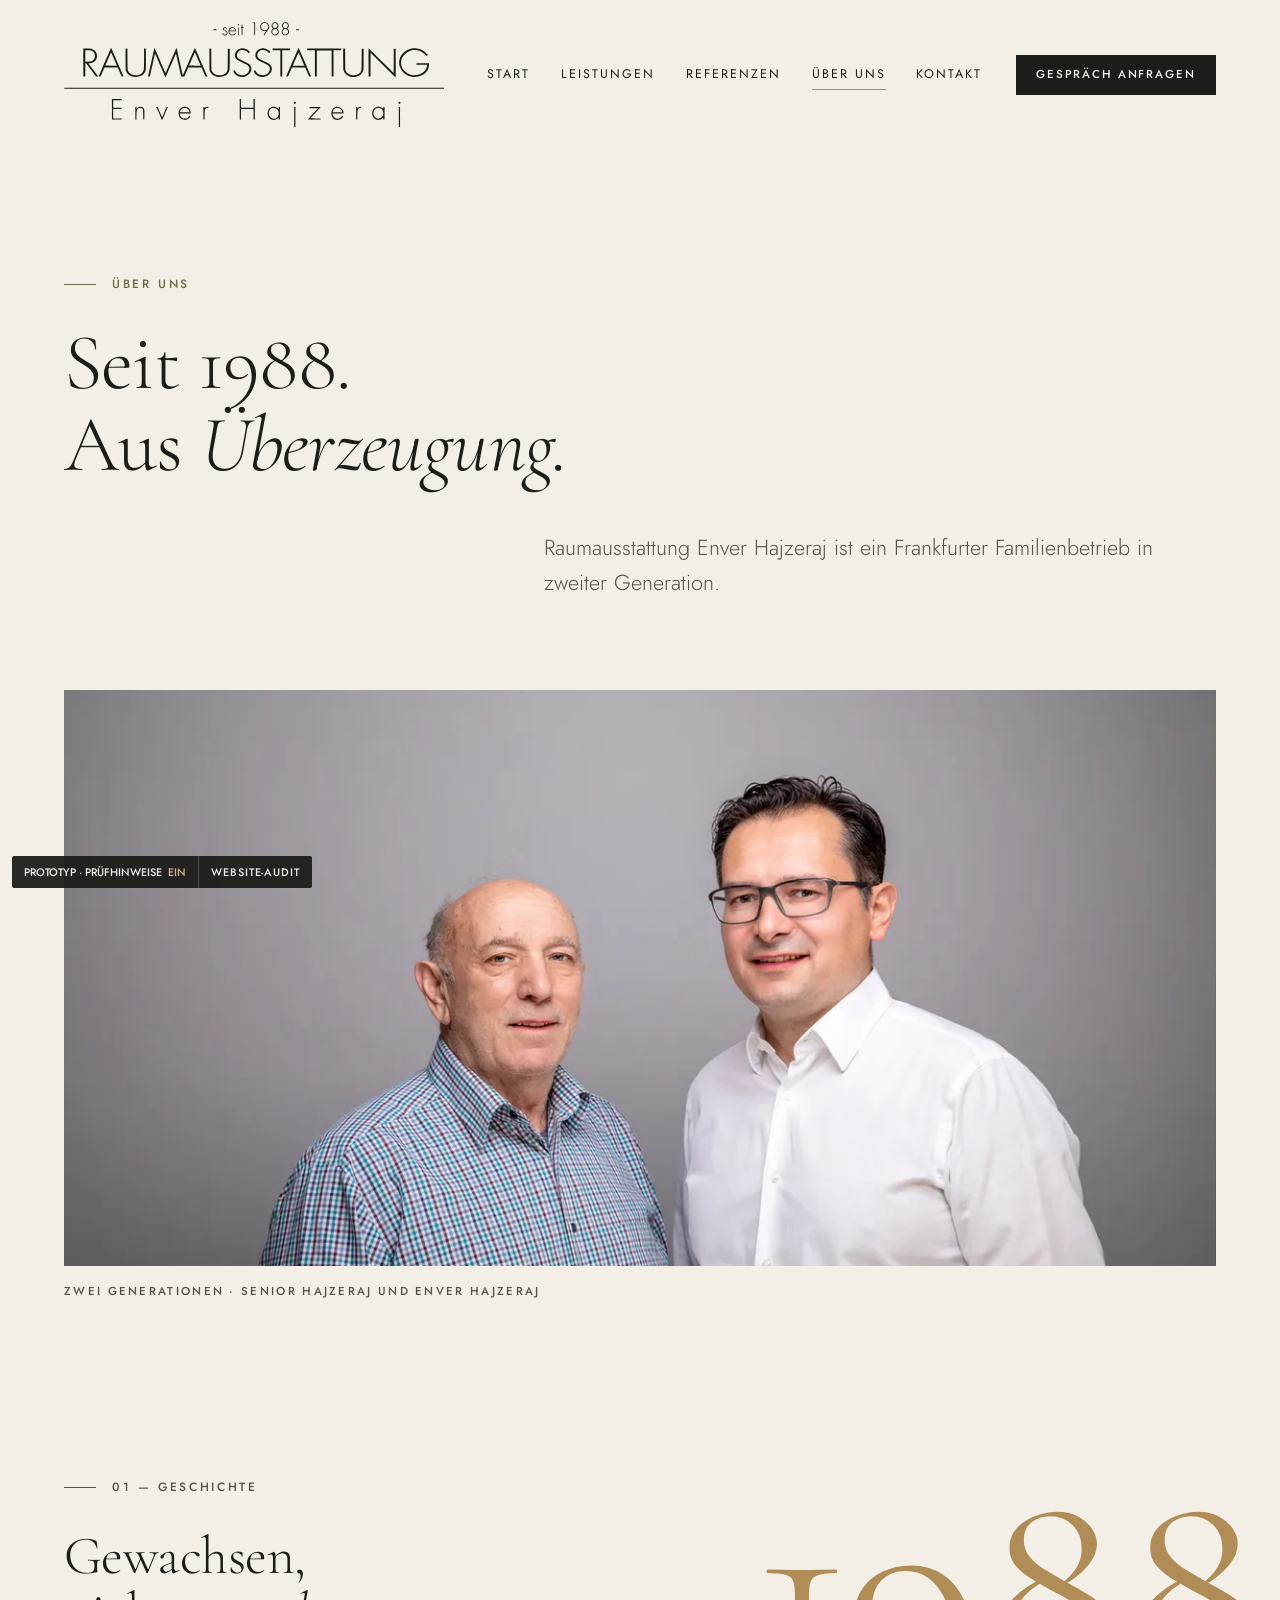
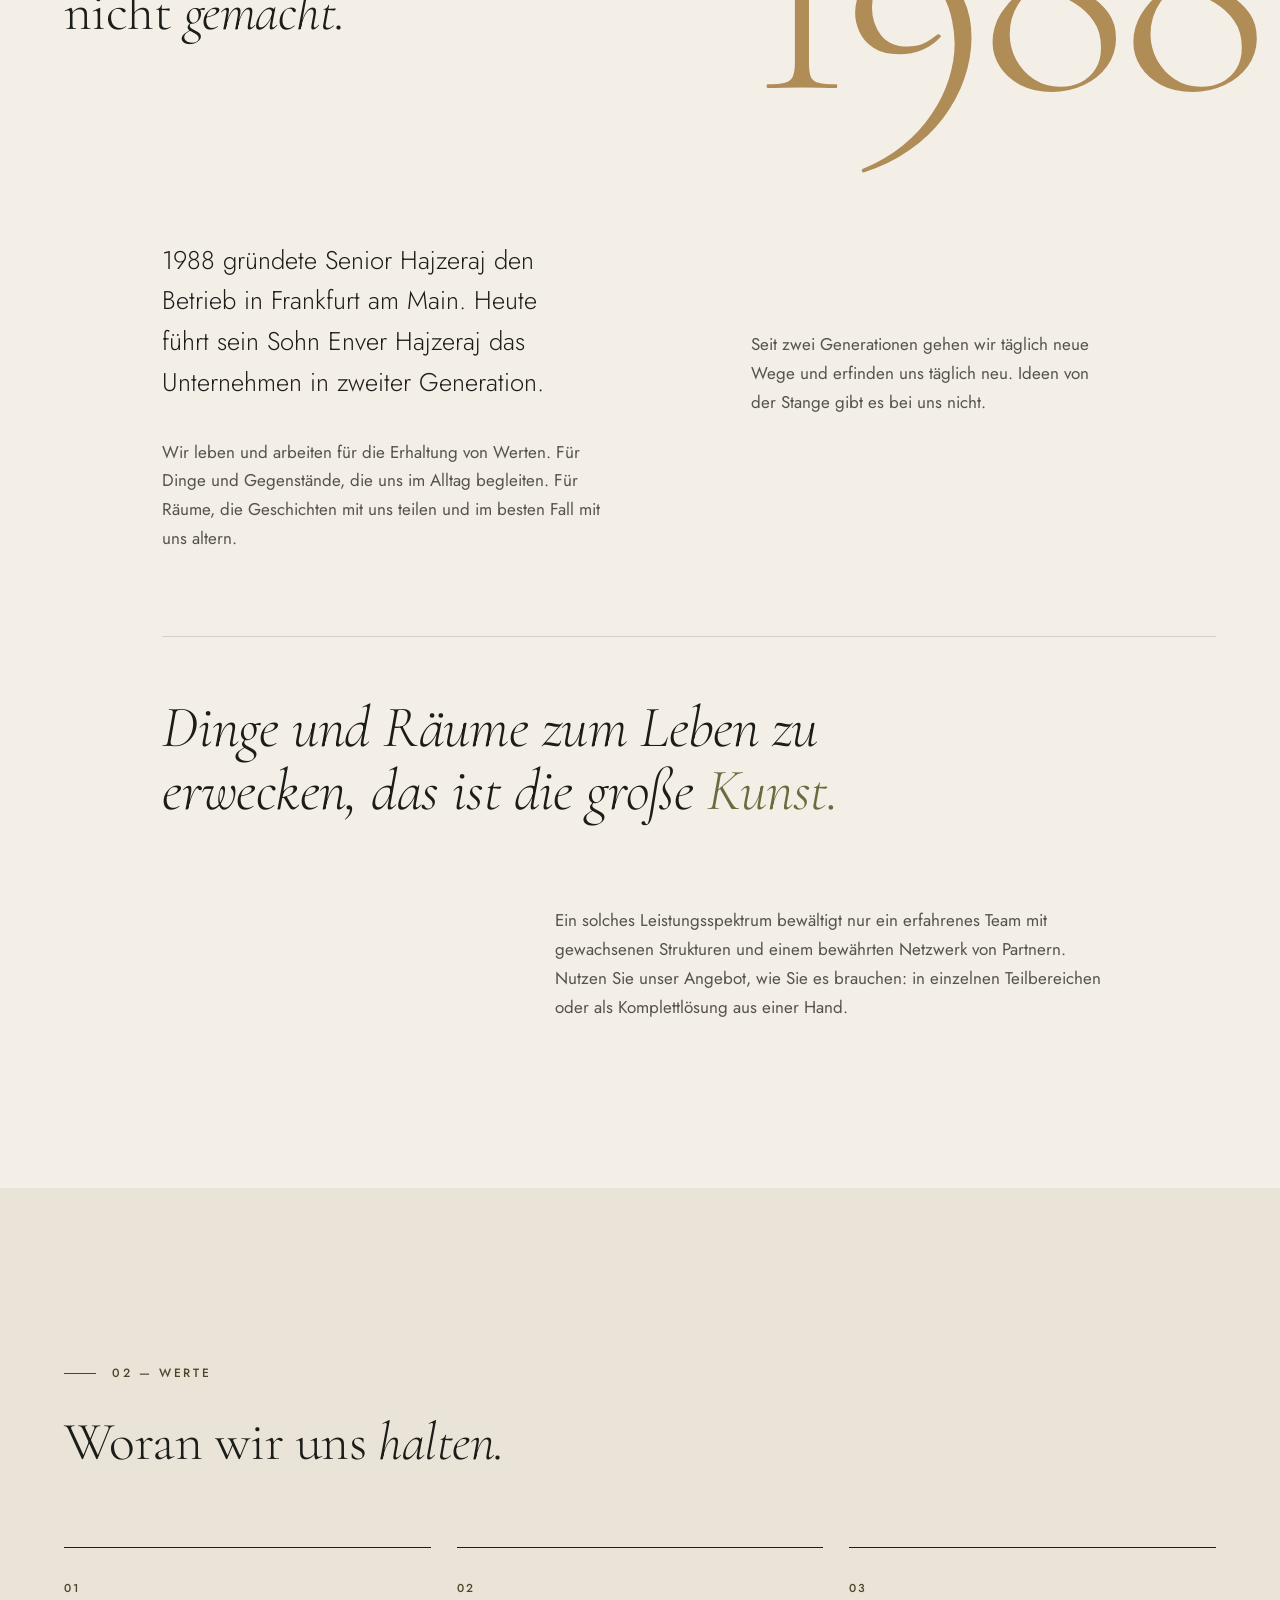
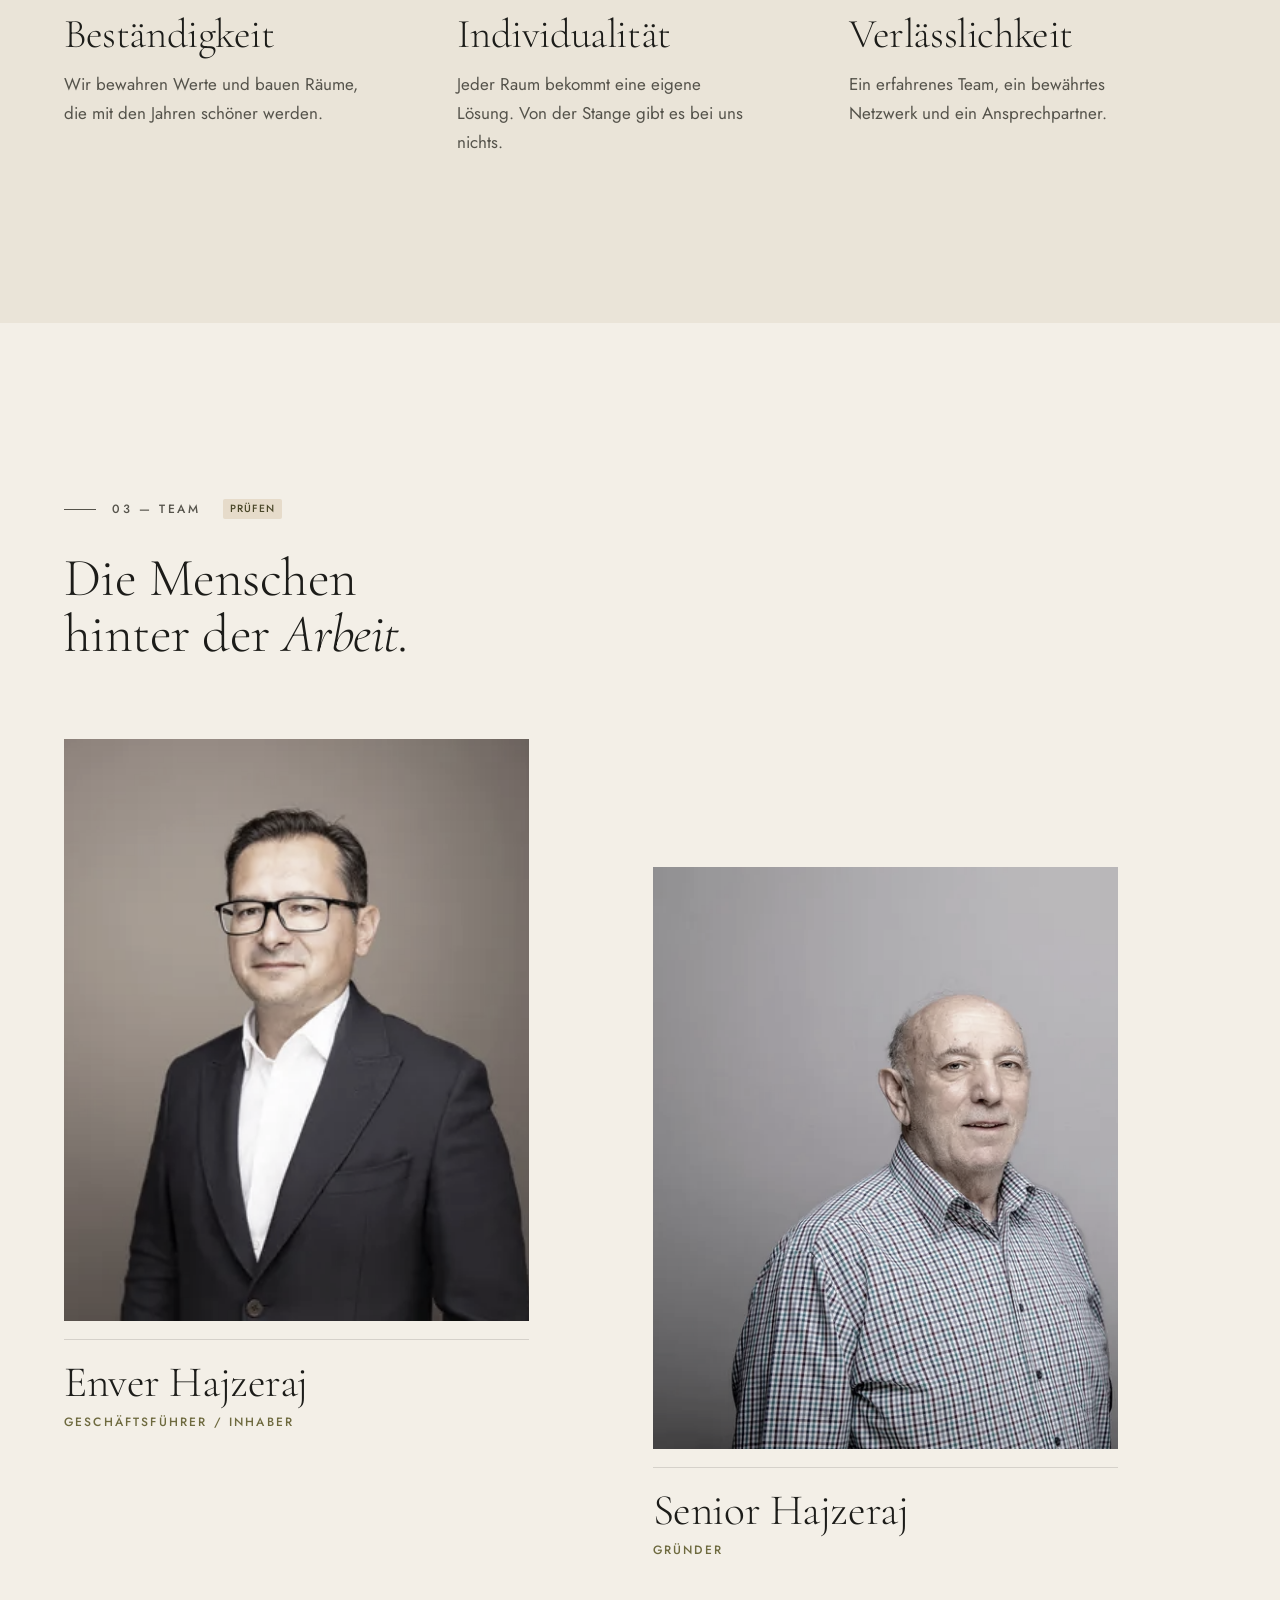
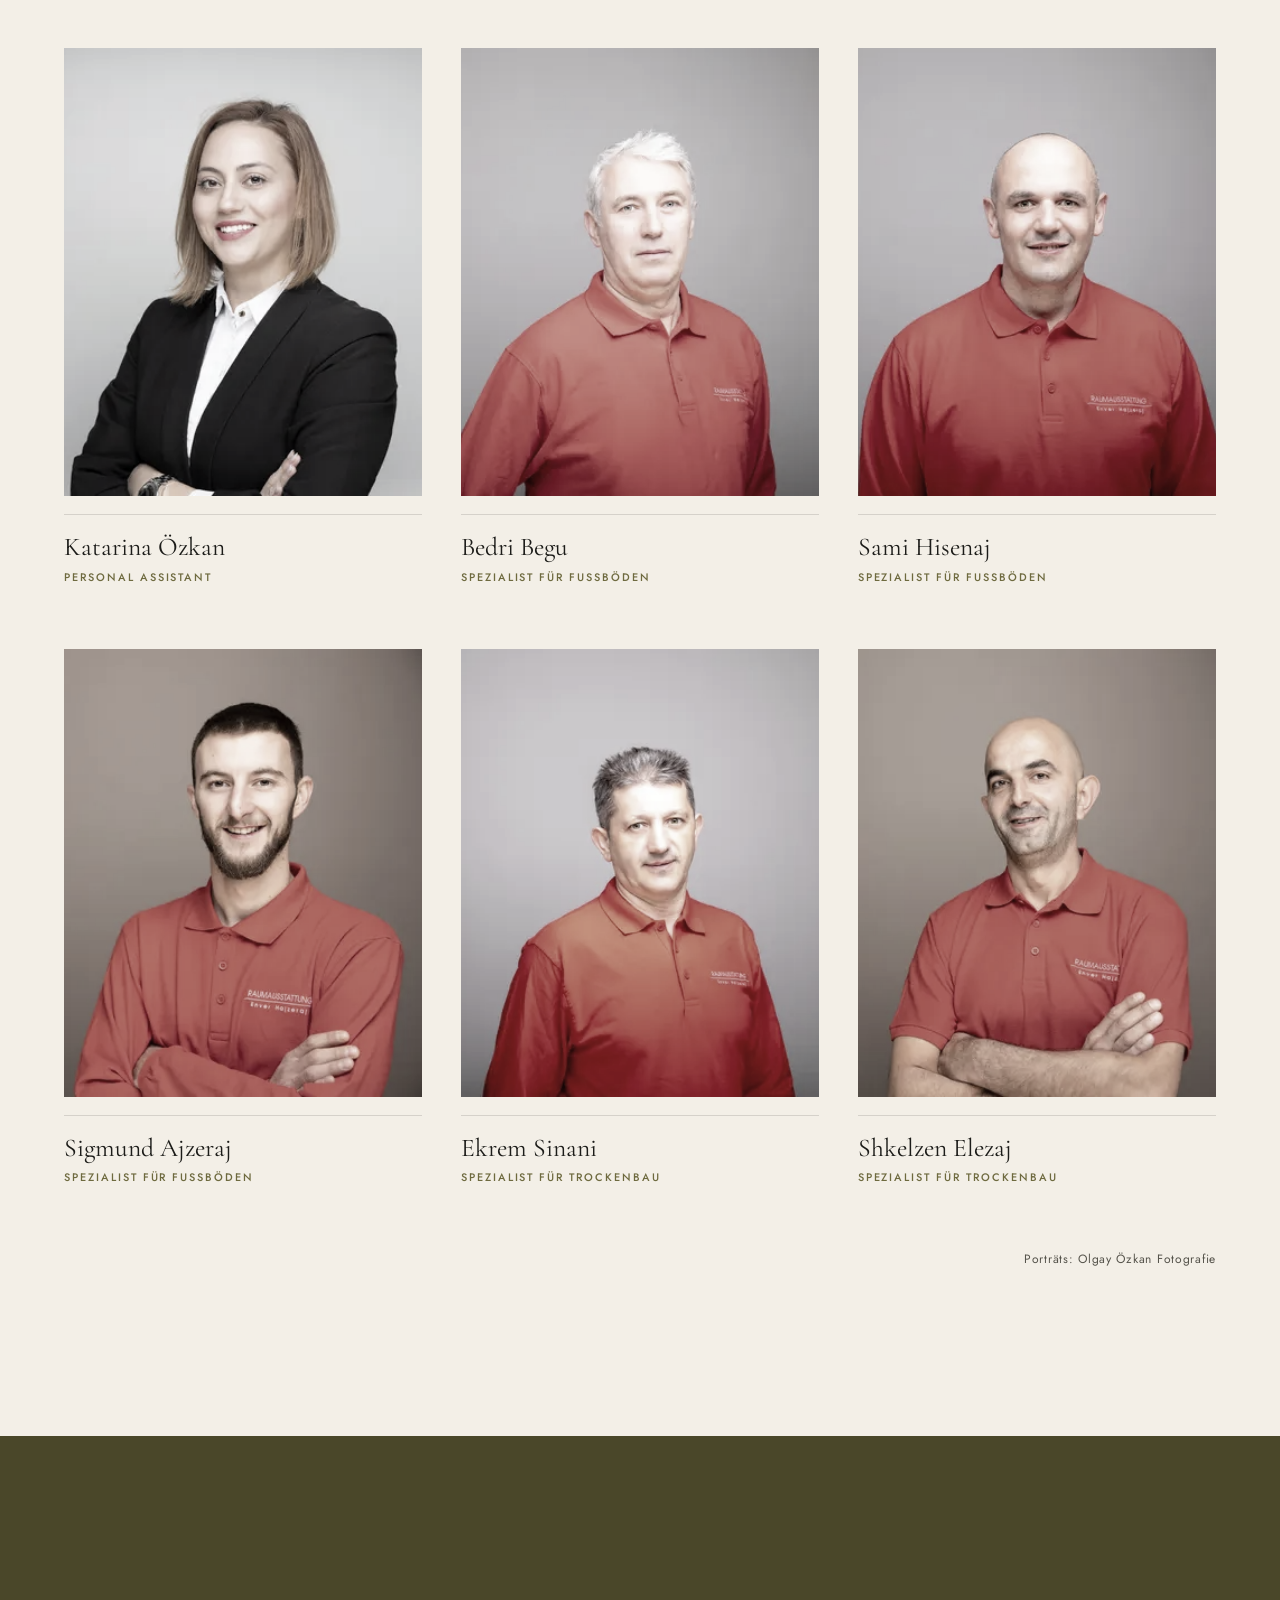
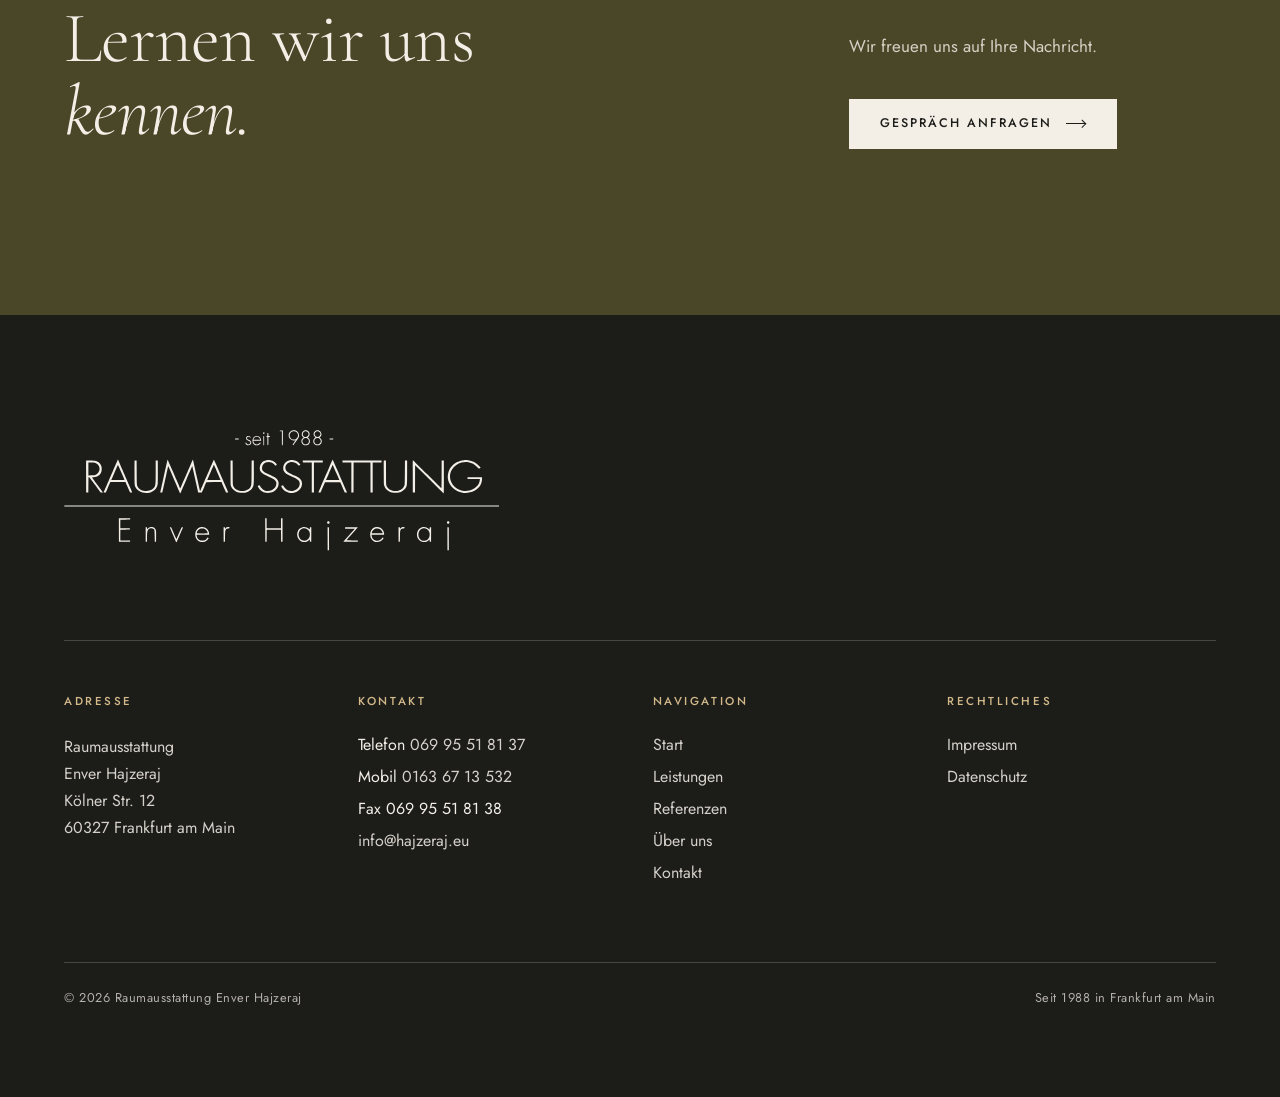
<file: ueber-uns.html>
<!doctype html>
<html lang="de">
<head>
<meta charset="utf-8">
<meta name="viewport" content="width=device-width, initial-scale=1">
<title>Über uns – Familienbetrieb seit 1988 | Hajzeraj</title>
<meta name="description" content="Raumausstattung Enver Hajzeraj: Familienbetrieb in zweiter Generation, seit 1988 in Frankfurt. Lernen Sie unser Team und unsere Werte kennen.">
<meta name="robots" content="noindex, nofollow">
<meta name="theme-color" content="#F3EFE7">
<meta property="og:type" content="website">
<meta property="og:locale" content="de_DE">
<meta property="og:title" content="Über uns – Familienbetrieb seit 1988 | Hajzeraj">
<meta property="og:description" content="Raumausstattung Enver Hajzeraj: Familienbetrieb in zweiter Generation, seit 1988 in Frankfurt. Lernen Sie unser Team und unsere Werte kennen.">
<meta property="og:image" content="https://justolgay.github.io/hajzeraj-prototyp/assets/og.jpg">
<meta property="og:url" content="https://justolgay.github.io/hajzeraj-prototyp/ueber-uns.html">
<meta property="og:image:width" content="1200">
<meta property="og:image:height" content="630">
<link rel="icon" href="assets/favicon.svg" type="image/svg+xml">
<link rel="preload" href="assets/fonts/jost-latin-400-normal.woff2" as="font" type="font/woff2" crossorigin>
<link rel="preload" href="assets/fonts/cormorant-garamond-latin-300-normal.woff2" as="font" type="font/woff2" crossorigin>
<script>document.documentElement.classList.add('js');</script>
<link rel="stylesheet" href="assets/css/style.css">
<link rel="stylesheet" href="assets/css/page-ueber-uns.css">
</head>
<body>
<a class="skip-link" href="#main">Zum Inhalt springen</a>
<header class="site-header" data-header>
  <div class="container site-header__inner">
    <a class="site-header__logo" href="index.html" aria-label="Raumausstattung Enver Hajzeraj – Startseite">
      <svg class="logo" viewBox="0 0 3000 830" aria-hidden="true" focusable="false"><path id="hz-logo" d="M 1572.219 3.925 C 1565.780 6.300, 1560.060 10.395, 1555.917 15.595 C 1551.539 21.090, 1550.367 23.647, 1548.967 30.763 C 1547.617 37.625, 1548.773 46.697, 1551.735 52.487 C 1558.705 66.110, 1574.745 74.354, 1589.293 71.792 C 1592.488 71.229, 1595.351 71.017, 1595.655 71.322 C 1595.959 71.626, 1591.661 78.210, 1586.104 85.953 C 1580.547 93.696, 1576 100.683, 1576 101.480 C 1576 102.717, 1578.825 105, 1580.355 105 C 1580.623 105, 1586.809 96.562, 1594.103 86.250 C 1618.083 52.343, 1618.554 51.550, 1619.964 42.708 C 1622.385 27.524, 1613.990 11.615, 1600.155 5.167 C 1592.528 1.612, 1579.999 1.055, 1572.219 3.925 M 1653.337 4.990 C 1636.615 13.345, 1634.002 37.139, 1648.532 48.733 C 1652.219 51.674, 1652.867 53, 1650.621 53 C 1648.282 53, 1641.208 60.654, 1638.935 65.644 C 1635.771 72.588, 1635.929 82.967, 1639.300 89.564 C 1644.676 100.088, 1653.716 105.465, 1666 105.448 C 1675.770 105.435, 1682.383 102.593, 1688.516 95.771 C 1693.665 90.044, 1695.392 85.039, 1695.238 76.290 C 1695.072 66.854, 1690.567 58.694, 1682.667 53.517 L 1679.948 51.736 1683.886 48.366 C 1689.457 43.597, 1693 36.042, 1693 28.929 C 1693 17.692, 1688.294 9.802, 1678.745 5.030 C 1670.230 0.775, 1661.797 0.762, 1653.337 4.990 M 1737.627 3.468 C 1731.997 5.475, 1727.129 9.810, 1723.711 15.861 C 1717.913 26.121, 1720.076 39.353, 1728.840 47.247 C 1732.752 50.771, 1734.046 53, 1732.180 53 C 1730.130 53, 1723.022 60.407, 1720.930 64.723 C 1719.106 68.487, 1718.612 71.196, 1718.603 77.500 C 1718.588 87.085, 1720.475 91.418, 1727.476 97.871 C 1733.935 103.825, 1737.979 105.352, 1747.500 105.432 C 1754.327 105.490, 1756.339 105.088, 1761.224 102.689 C 1774.377 96.230, 1780.198 81.742, 1775.353 67.522 C 1773.755 62.833, 1766.288 53.895, 1763 52.736 C 1761.883 52.343, 1762.581 51.193, 1765.737 48.231 C 1771.004 43.288, 1774.975 35.039, 1774.995 29 C 1775.028 18.864, 1768.577 8.575, 1759.556 4.374 C 1753.672 1.634, 1743.905 1.231, 1737.627 3.468 M 1488.557 5.223 C 1487.701 6.445, 1487 7.795, 1487 8.223 C 1487 8.650, 1490.375 9, 1494.500 9 L 1502 9 1502 56.433 C 1502 101.789, 1502.081 103.891, 1503.859 104.455 C 1504.882 104.780, 1506.457 104.762, 1507.359 104.416 C 1508.850 103.843, 1509 99.187, 1509 53.393 L 1509 3 1499.557 3 C 1490.932 3, 1489.978 3.193, 1488.557 5.223 M 1574.275 9.654 C 1568.691 11.631, 1561.040 18.627, 1558.165 24.384 C 1551.219 38.292, 1557.168 55.701, 1571.475 63.337 C 1577.283 66.438, 1591.746 66.432, 1597.500 63.328 C 1615.672 53.523, 1618.923 29.107, 1603.858 15.563 C 1601.180 13.154, 1596.886 10.468, 1594.316 9.592 C 1588.570 7.634, 1579.904 7.661, 1574.275 9.654 M 1658.007 9.593 C 1643.981 15.675, 1641.467 36.363, 1653.770 44.450 C 1668.209 53.941, 1686 44.940, 1686 28.144 C 1686 13.613, 1671.261 3.845, 1658.007 9.593 M 1739.500 9.657 C 1731.423 13.901, 1726.262 22.464, 1727.267 29.955 C 1729.546 46.942, 1748.510 54.225, 1761.255 43.007 C 1775.238 30.698, 1766.018 7.877, 1747.128 8.040 C 1744.583 8.062, 1741.150 8.790, 1739.500 9.657 M 1374.223 17.557 C 1370.051 20.479, 1372.324 27, 1377.515 27 C 1379.872 27, 1383 23.737, 1383 21.277 C 1383 19.624, 1379.376 16, 1377.723 16 C 1377.020 16, 1375.445 16.701, 1374.223 17.557 M 1402.667 20.667 C 1402.300 21.033, 1402 25.955, 1402 31.603 L 1402 41.873 1398.750 42.187 C 1396.034 42.449, 1395.500 42.910, 1395.500 45 C 1395.500 47.087, 1396.034 47.552, 1398.734 47.812 L 1401.969 48.124 1402.234 75.704 C 1402.470 100.173, 1402.688 103.402, 1404.166 104.334 C 1405.375 105.096, 1406.267 105.023, 1407.416 104.070 C 1408.791 102.929, 1409 99.137, 1409 75.378 L 1409 48 1414 48 C 1418.889 48, 1419 47.933, 1419 45 C 1419 42.067, 1418.889 42, 1414 42 L 1409 42 1409 32.582 C 1409 27.402, 1408.727 22.452, 1408.393 21.582 C 1407.789 20.009, 1403.940 19.394, 1402.667 20.667 M 1263.424 43.019 C 1257.695 45.855, 1254.607 51.561, 1255.240 58.143 C 1255.856 64.560, 1258.918 67.788, 1268.331 71.944 C 1272.274 73.685, 1277.018 75.861, 1278.873 76.779 C 1290.920 82.739, 1283.116 101.288, 1269.220 99.721 C 1263.820 99.113, 1260.281 96.628, 1257.682 91.619 C 1255.975 88.330, 1255.395 87.935, 1253.116 88.507 C 1249.593 89.391, 1249.547 89.491, 1251.004 93.009 C 1252.951 97.711, 1255.800 100.857, 1260.091 103.047 C 1268.552 107.363, 1278.132 106.457, 1284.662 100.724 C 1289.073 96.850, 1291 92.547, 1291 86.566 C 1291 77.257, 1285.321 71.267, 1272.431 66.977 C 1262.999 63.838, 1259.095 58.428, 1262.147 52.726 C 1265.644 46.191, 1273.617 44.969, 1279.435 50.077 C 1285.289 55.217, 1289.931 51.840, 1284.490 46.400 C 1278.985 40.894, 1270.475 39.529, 1263.424 43.019 M 1319.882 42.381 C 1313.995 44.484, 1308.999 48.019, 1305.937 52.246 C 1293.617 69.253, 1298.491 94.201, 1315.792 102.697 C 1320.614 105.065, 1322.742 105.498, 1329.500 105.485 C 1339.318 105.467, 1344.492 103.350, 1351.258 96.585 C 1356.382 91.460, 1357.082 89.157, 1354.084 87.285 C 1352.405 86.236, 1351.727 86.627, 1348.595 90.449 C 1339.101 102.036, 1323.321 103.170, 1312.855 93.019 C 1309.426 89.693, 1307.774 87.066, 1306.598 83.068 C 1303.680 73.148, 1301.284 74, 1332.114 74 L 1359.227 74 1358.567 69.250 C 1356.104 51.539, 1344.793 40.903, 1328.568 41.044 C 1325.781 41.068, 1321.872 41.670, 1319.882 42.381 M 1374.480 43.191 C 1374.199 43.923, 1374.089 58.017, 1374.235 74.511 L 1374.500 104.500 1377 104.500 L 1379.500 104.500 1379.500 73.500 L 1379.500 42.500 1377.246 42.180 C 1376.006 42.004, 1374.761 42.459, 1374.480 43.191 M 1319.500 48.903 C 1312.481 52.164, 1306 60.404, 1306 66.065 C 1306 67.922, 1306.925 68, 1329 68 C 1351.519 68, 1352 67.957, 1352 65.950 C 1352 60.924, 1345.281 52.258, 1338.790 48.912 C 1333.928 46.407, 1324.881 46.402, 1319.500 48.903 M 1658.558 56.492 C 1651.011 59.180, 1645.987 64.620, 1643.903 72.359 C 1639.876 87.314, 1654.681 102.379, 1670.146 99.062 C 1685.396 95.791, 1692.972 80.614, 1686.071 67.158 C 1681.040 57.349, 1669.122 52.729, 1658.558 56.492 M 1739.625 56.408 C 1737.493 57.201, 1734.176 59.347, 1732.253 61.175 C 1719.105 73.676, 1725.006 94.683, 1742.868 98.968 C 1749.444 100.546, 1756.882 98.505, 1762.698 93.526 C 1773.772 84.048, 1772.123 65.845, 1759.523 58.460 C 1753.953 55.196, 1745.283 54.302, 1739.625 56.408 M 1179.667 58.667 C 1179.300 59.033, 1179 60.608, 1179 62.167 L 1179 65 1191.433 65 C 1202.673 65, 1203.922 64.822, 1204.455 63.141 C 1204.780 62.118, 1204.762 60.543, 1204.416 59.641 C 1203.881 58.249, 1202.008 58, 1192.060 58 C 1185.610 58, 1180.033 58.300, 1179.667 58.667 M 1831.667 58.667 C 1831.300 59.033, 1831 60.608, 1831 62.167 L 1831 65 1843.500 65 L 1856 65 1856 61.500 L 1856 58 1844.167 58 C 1837.658 58, 1832.033 58.300, 1831.667 58.667 M 366.263 215.250 C 363.454 221.438, 356.908 236.400, 351.717 248.500 C 346.525 260.600, 341.302 272.643, 340.108 275.262 C 338.915 277.881, 332.718 292.056, 326.337 306.762 C 319.956 321.468, 312.275 339.125, 309.267 346 C 306.259 352.875, 298.846 369.975, 292.793 384 C 286.740 398.025, 280.534 412.200, 279.001 415.500 C 275.245 423.590, 273 429.060, 273 430.122 C 273 430.605, 276.386 431, 280.525 431 C 287.393 431, 288.128 430.804, 288.954 428.750 C 289.452 427.512, 293.514 418.175, 297.982 408 C 302.450 397.825, 309.068 382.637, 312.690 374.250 L 319.275 359 371.467 359 L 423.658 359 425.804 363.750 C 426.984 366.363, 432.031 377.950, 437.019 389.500 C 442.007 401.050, 448.184 415.113, 450.745 420.750 L 455.401 431 462.700 431 C 466.715 431, 470 430.577, 470 430.061 C 470 429.544, 463.925 415.117, 456.500 398 C 449.075 380.883, 443 366.723, 443 366.532 C 443 366.341, 440.975 361.851, 438.500 356.554 C 436.025 351.257, 434 346.747, 434 346.530 C 434 346.115, 405.274 279.693, 401.767 272 C 400.639 269.525, 394.881 256.250, 388.973 242.500 C 377.358 215.472, 372.210 204, 371.697 204 C 371.518 204, 369.072 209.063, 366.263 215.250 M 710.677 217.340 C 709.134 224.578, 705.885 239.275, 703.457 250 C 698.613 271.397, 692.148 300.393, 685.844 329 C 683.602 339.175, 681.188 349.975, 680.479 353 C 678.345 362.113, 675.053 376.821, 672.420 389 C 671.053 395.325, 668.423 407.025, 666.575 415 C 664.728 422.975, 663.551 429.861, 663.960 430.302 C 664.369 430.742, 667.582 430.967, 671.102 430.802 L 677.500 430.500 679.273 423.500 C 680.248 419.650, 682.657 409.075, 684.625 400 C 686.594 390.925, 690.594 372.925, 693.515 360 C 696.437 347.075, 699.130 334.925, 699.500 333 C 699.870 331.075, 702.562 318.925, 705.480 306 C 708.399 293.075, 712.245 275.750, 714.026 267.500 C 715.808 259.250, 717.609 251.600, 718.030 250.500 C 718.753 248.606, 718.846 248.633, 719.779 251 C 720.320 252.375, 723.251 259.125, 726.291 266 C 731.884 278.648, 750.683 322.133, 758.499 340.500 C 760.840 346, 763.890 352.975, 765.277 356 C 767.962 361.854, 786.890 405.622, 795.244 425.291 C 797.998 431.777, 800.687 436.938, 801.220 436.760 C 801.752 436.583, 805.314 429.252, 809.136 420.469 C 823.780 386.813, 841.477 346.049, 846.025 335.500 C 848.634 329.450, 856.481 311.450, 863.463 295.500 C 870.446 279.550, 877.765 262.788, 879.728 258.250 C 881.691 253.713, 883.611 250, 883.994 250 C 884.378 250, 885.469 253.488, 886.419 257.750 C 887.370 262.012, 890.334 275.400, 893.007 287.500 C 895.679 299.600, 900.153 319.850, 902.948 332.500 C 905.743 345.150, 909.367 361.350, 911 368.500 C 912.633 375.650, 916.237 391.850, 919.009 404.500 C 921.780 417.150, 924.293 428.287, 924.591 429.250 C 925.070 430.793, 926.595 431, 937.449 431 L 949.763 431 953.510 422.250 C 955.572 417.438, 958.804 410.141, 960.694 406.035 C 962.585 401.930, 965.647 394.955, 967.499 390.535 C 969.352 386.116, 973.138 377.325, 975.914 371 L 980.960 359.500 1033.299 359.241 L 1085.638 358.983 1088.263 365.241 C 1090.773 371.223, 1097.955 387.725, 1110.790 417 L 1116.709 430.500 1124.483 430.794 C 1133.617 431.140, 1133.488 432.844, 1125.684 415 C 1122.677 408.125, 1114.363 389, 1107.208 372.500 C 1100.052 356, 1092.621 338.900, 1090.692 334.500 C 1087.389 326.963, 1074.325 296.811, 1046.556 232.640 C 1039.925 217.317, 1034.062 204.786, 1033.526 204.793 C 1032.990 204.801, 1030.167 210.363, 1027.252 217.154 C 1024.336 223.944, 1020.999 231.525, 1019.834 234 C 1018.670 236.475, 1016.481 241.425, 1014.971 245 C 1013.461 248.575, 1008.404 260.275, 1003.732 271 C 999.061 281.725, 990.046 302.425, 983.699 317 C 977.352 331.575, 965.772 358.125, 957.965 376 C 950.159 393.875, 942.618 411.323, 941.209 414.773 C 939.799 418.223, 938.270 420.670, 937.810 420.210 C 937.351 419.751, 934.954 410.178, 932.484 398.938 C 930.014 387.697, 926.900 373.775, 925.563 368 C 924.226 362.225, 921.066 348.050, 918.540 336.500 C 916.014 324.950, 913.039 311.675, 911.928 307 C 909.590 297.155, 909.195 295.405, 904.044 272 C 899.972 253.500, 894.067 226.816, 891.112 213.557 C 890.138 209.188, 888.921 205.474, 888.408 205.303 C 887.895 205.132, 886.739 206.681, 885.839 208.746 C 884.940 210.811, 877.591 227.800, 869.508 246.500 C 861.426 265.200, 853.087 284.325, 850.977 289 C 848.867 293.675, 842.800 307.625, 837.495 320 C 832.190 332.375, 826.611 345.200, 825.097 348.500 C 823.583 351.800, 817.915 364.850, 812.503 377.500 C 807.090 390.150, 802.226 401.071, 801.693 401.769 C 801.001 402.675, 799.237 399.530, 795.522 390.769 C 792.661 384.021, 784.573 365.225, 777.548 349 C 764.832 319.632, 762.873 315.115, 746.755 278 C 742.098 267.275, 734.216 249.046, 729.241 237.492 C 717.957 211.288, 715.193 205.237, 714.238 204.647 C 713.823 204.391, 712.220 210.102, 710.677 217.340 M 1850.219 207.572 C 1848.207 211.517, 1844.941 218.970, 1823.692 268.112 C 1817.363 282.749, 1810.978 297.361, 1809.504 300.584 C 1808.030 303.807, 1801.951 317.707, 1795.995 331.472 C 1790.039 345.237, 1778.153 372.636, 1769.583 392.358 C 1761.012 412.079, 1754 428.862, 1754 429.651 C 1754 430.793, 1755.466 431.027, 1761.152 430.794 L 1768.305 430.500 1773.125 420 C 1775.777 414.225, 1782.802 398.250, 1788.738 384.500 L 1799.530 359.500 1851.946 359.500 L 1904.363 359.500 1912.245 377.500 C 1916.580 387.400, 1922.842 401.792, 1926.161 409.481 C 1929.480 417.171, 1933.061 425.159, 1934.118 427.231 L 1936.041 431 1943.520 431 C 1947.634 431, 1951 430.798, 1951 430.550 C 1951 430.303, 1949.156 425.915, 1946.901 420.800 C 1939.139 403.188, 1919.745 358.480, 1915.321 348 C 1912.883 342.225, 1909.737 335.057, 1908.330 332.071 C 1906.923 329.084, 1903.853 322.109, 1901.508 316.571 C 1899.162 311.032, 1891.386 293, 1884.226 276.500 C 1877.067 260, 1867.343 237.584, 1862.618 226.686 C 1851.531 201.113, 1852.641 202.824, 1850.219 207.572 M 1396.704 208.539 C 1388.759 210.119, 1379.946 213.269, 1375 216.295 C 1364.795 222.539, 1355.299 234.808, 1352.074 245.916 C 1346.179 266.222, 1349.755 281.866, 1363.189 294.540 C 1369.420 300.418, 1372.548 302.256, 1395.296 313.402 C 1409.158 320.195, 1423.633 327.194, 1427.463 328.956 C 1445.690 337.344, 1456.095 345.501, 1460.942 355.201 C 1463.575 360.470, 1464 362.413, 1464 369.191 C 1464 407.345, 1416.542 432.955, 1379.369 414.860 C 1370.149 410.372, 1357.947 398.251, 1352.545 388.215 C 1350.389 384.208, 1348.147 381.131, 1347.562 381.377 C 1338.054 385.374, 1336 386.420, 1336 387.265 C 1336 387.814, 1337.912 391.883, 1340.250 396.309 C 1350.221 415.186, 1369.780 429.152, 1391.668 433.023 C 1400.394 434.567, 1417.914 433.800, 1426.500 431.500 C 1435.895 428.983, 1449.961 421.567, 1457.326 415.248 C 1469.598 404.719, 1475.737 394.365, 1478.543 379.465 C 1481.654 362.943, 1477.424 347.519, 1466.893 336.988 C 1458.360 328.455, 1456.967 327.679, 1410.500 305.572 C 1387.746 294.747, 1384.144 292.793, 1378.373 288.144 C 1367.841 279.659, 1364.376 272.165, 1365.243 259.746 C 1365.902 250.299, 1368.890 242.725, 1374.469 236.352 C 1383.663 225.851, 1394.846 221, 1409.859 221 C 1427.449 221, 1443.335 228.473, 1453 241.295 C 1454.925 243.849, 1456.856 245.952, 1457.292 245.969 C 1458.992 246.035, 1466.924 239.410, 1466.961 237.894 C 1467.055 234.004, 1456.511 223.475, 1445.672 216.636 C 1441.186 213.805, 1430.145 209.942, 1422.162 208.409 C 1413.275 206.702, 1405.747 206.741, 1396.704 208.539 M 1557.507 208.622 C 1539.718 211.832, 1524.065 223.013, 1516.745 237.737 C 1512.014 247.255, 1510.643 254.293, 1511.244 265.996 C 1511.898 278.724, 1514.640 284.855, 1523.733 293.916 C 1531.060 301.217, 1526.162 298.549, 1585 327.289 C 1603.259 336.209, 1607.509 338.717, 1613.196 343.935 C 1622.350 352.333, 1625 358.024, 1625 369.282 C 1625 382.695, 1621.272 391.765, 1611.634 401.803 C 1601.559 412.295, 1590.167 418.062, 1575.451 420.121 C 1566.333 421.396, 1553.761 420.191, 1546.002 417.297 C 1533.438 412.610, 1521.123 401.512, 1513.856 388.326 L 1509.902 381.151 1504.701 383.251 C 1501.841 384.405, 1498.959 385.758, 1498.299 386.257 C 1495.090 388.680, 1508.662 409.352, 1518.818 417.510 C 1526.755 423.886, 1540.896 430.626, 1550.208 432.472 C 1571.849 436.762, 1593.943 432.283, 1612.560 419.832 C 1643.955 398.833, 1650.475 358.626, 1626.274 335.246 C 1620.123 329.303, 1617.451 327.737, 1593.538 316.069 C 1579.217 309.082, 1563.675 301.617, 1559 299.480 C 1534.769 288.409, 1525.117 276.658, 1526.214 259.566 C 1527.637 237.392, 1546.492 221, 1570.574 221 C 1587.579 221, 1600.715 226.623, 1612.041 238.751 C 1619.792 247.051, 1618.908 246.929, 1626.412 240.734 L 1629.323 238.330 1626.246 233.858 C 1617.739 221.494, 1601.721 211.921, 1583.873 208.535 C 1574.137 206.689, 1568.111 206.708, 1557.507 208.622 M 2757.500 207.691 C 2737.094 210.350, 2721.080 215.202, 2706.882 223.027 C 2680.332 237.661, 2661.318 259.258, 2652.175 285.165 C 2640.433 318.434, 2644.271 349.523, 2663.798 379.325 C 2681.922 406.987, 2713.389 427, 2747.442 432.523 C 2797.383 440.623, 2853.202 415.973, 2872.343 377.365 C 2878.774 364.394, 2882 350.257, 2882 335.042 L 2882 325 2832 325 L 2782 325 2782 331.500 L 2782 338 2824.500 338 L 2867 338 2867 340.403 C 2867 345.147, 2863.180 361.624, 2860.625 367.898 C 2851.823 389.516, 2826.474 408.621, 2795 417.358 C 2785.025 420.128, 2769.216 421.271, 2757.374 420.079 C 2731.705 417.496, 2709.771 407.376, 2691.131 389.518 C 2658.805 358.547, 2651.872 312.060, 2673.992 274.609 C 2688.135 250.666, 2713.531 231.504, 2740.500 224.430 C 2754.067 220.872, 2775.560 219.981, 2788.001 222.461 C 2814.109 227.667, 2828.813 235.603, 2847.866 254.772 C 2861.685 268.674, 2860.505 268.282, 2868.450 261.606 L 2872.401 258.287 2862.131 247.731 C 2840.163 225.152, 2816.222 212.723, 2786.500 208.468 C 2777.156 207.131, 2764.419 206.789, 2757.500 207.691 M 2404.246 319.676 L 2404.500 430.500 2412.245 430.792 L 2419.990 431.084 2420.245 336.631 L 2420.500 242.177 2474 295.239 C 2503.425 324.423, 2547.536 368.258, 2572.025 392.650 C 2596.514 417.043, 2617.103 437, 2617.779 437 C 2618.746 437, 2618.954 412.795, 2618.754 323.750 L 2618.500 210.500 2611 210.500 L 2603.500 210.500 2603.245 305.832 C 2603.085 365.768, 2602.636 401.040, 2602.036 400.832 C 2601.511 400.649, 2592.626 392.166, 2582.291 381.980 C 2571.956 371.793, 2536.955 337.368, 2504.511 305.480 C 2472.068 273.591, 2436.832 238.950, 2426.209 228.500 C 2415.587 218.050, 2406.242 209.354, 2405.444 209.176 C 2404.179 208.894, 2404.024 223.210, 2404.246 319.676 M 152.461 211.250 C 152.199 211.938, 152.101 261.550, 152.242 321.500 L 152.500 430.500 160 430.500 L 167.500 430.500 168 378.500 L 168.500 326.500 171.157 326.193 C 172.825 326, 174.501 326.623, 175.657 327.865 C 176.671 328.955, 185.592 340.793, 195.483 354.173 C 205.374 367.553, 221.136 388.850, 230.510 401.500 C 239.884 414.150, 248.585 425.962, 249.845 427.750 C 252.121 430.979, 252.192 431, 260.568 431 C 265.206 431, 269 430.743, 269 430.429 C 269 429.870, 229.729 376.633, 205.334 344.120 C 198.574 335.111, 193.244 327.414, 193.489 327.017 C 193.735 326.620, 198.339 326.052, 203.720 325.755 C 231.392 324.230, 252.213 308.476, 258.511 284.297 C 260.438 276.900, 260.421 261.068, 258.478 253.460 C 255.018 239.906, 247.231 228.667, 236.252 221.379 C 223.278 212.767, 208.557 210.050, 174.719 210.020 C 158.199 210.005, 152.822 210.302, 152.461 211.250 M 486.708 210.626 C 486.318 211.015, 486 246.886, 486 290.339 C 486 379.684, 486.020 379.971, 493.150 394.846 C 505.021 419.613, 535.664 435.115, 570 433.725 C 584.098 433.154, 592.420 431.434, 603.133 426.876 C 628.977 415.879, 642.620 398.521, 646.054 372.267 C 646.689 367.415, 646.963 335.605, 646.785 287.500 L 646.500 210.500 639.250 210.206 L 632 209.912 631.999 281.706 C 631.998 353.209, 631.430 369.054, 628.457 380.542 C 624.042 397.595, 612.916 408.793, 593.261 415.963 C 560.765 427.818, 519.611 415.626, 507.940 390.686 C 501.609 377.157, 501.691 378.354, 501.068 290.500 L 500.500 210.500 493.958 210.209 C 490.359 210.049, 487.097 210.237, 486.708 210.626 M 1147.988 210.706 C 1147.982 211.143, 1147.987 247.657, 1148 291.848 C 1148.026 381.407, 1147.988 380.840, 1154.783 395 C 1160.326 406.554, 1171.470 417.180, 1185.083 423.891 C 1201.136 431.805, 1208.224 433.371, 1228 433.371 C 1247.066 433.371, 1254.531 431.832, 1269 424.918 C 1282.992 418.233, 1292.432 410.083, 1299.282 398.774 C 1308.519 383.526, 1309.183 375.414, 1308.798 282.500 L 1308.500 210.500 1301 210.500 L 1293.500 210.500 1292.950 292.500 C 1292.342 383.155, 1292.615 379.364, 1285.752 392.292 C 1279.653 403.779, 1265.513 413.526, 1248.203 418.175 C 1237.062 421.167, 1219.490 421.139, 1208.030 418.110 C 1190.006 413.348, 1175.358 402.841, 1169.535 390.500 C 1163.485 377.678, 1163.685 380.714, 1163.067 292 L 1162.500 210.500 1155.250 210.206 C 1151.263 210.045, 1147.995 210.270, 1147.988 210.706 M 1646.667 210.667 C 1645.833 211.500, 1645.789 220.285, 1646.607 222.418 C 1647.142 223.813, 1650.815 224, 1677.607 224 L 1708 224 1708 327.500 L 1708 431 1715.500 431 L 1723 431 1723 327.500 L 1723 224 1753.500 224 L 1784 224 1784 217 L 1784 210 1715.667 210 C 1678.083 210, 1647.033 210.300, 1646.667 210.667 M 1920 217 L 1920 224 1950.500 224 L 1981 224 1981 327.500 L 1981 431 1988.495 431 L 1995.991 431 1996.245 327.750 L 1996.500 224.500 2054.500 224.500 L 2112.500 224.500 2112.755 327.750 L 2113.009 431 2120.505 431 L 2128 431 2128 327.500 L 2128 224 2158.500 224 L 2189 224 2189 217 L 2189 210 2054.500 210 L 1920 210 1920 217 M 2204.403 211.392 C 2204.090 212.207, 2204.039 248.789, 2204.288 292.686 C 2204.675 360.988, 2204.972 373.563, 2206.343 379.871 C 2210.502 398.998, 2223.124 414.543, 2242.083 423.891 C 2258.136 431.805, 2265.224 433.371, 2285 433.371 C 2304.776 433.371, 2311.864 431.805, 2327.917 423.891 C 2341.529 417.180, 2352.751 406.527, 2358.350 395 C 2365.544 380.193, 2365.478 381.152, 2365.489 291 L 2365.500 210.500 2358 210.500 L 2350.500 210.500 2349.920 292 C 2349.529 347.052, 2348.975 375.017, 2348.215 378.174 C 2343.401 398.154, 2328.636 411.880, 2305.175 418.182 C 2294.068 421.165, 2276.476 421.135, 2265.040 418.113 C 2246.721 413.272, 2233.119 403.610, 2226.782 390.936 C 2220.407 378.188, 2220.625 381.385, 2220.037 292 L 2219.500 210.500 2212.236 210.206 C 2206.549 209.976, 2204.848 210.233, 2204.403 211.392 M 168 268.615 L 168 313.230 188.250 312.783 C 205.901 312.393, 209.323 312.049, 214.917 310.101 C 233.223 303.726, 245 287.233, 245 267.971 C 245 256.860, 238.893 242.747, 231.073 235.789 C 221.007 226.832, 210.148 224.042, 185.250 224.017 L 168 224 168 268.615 M 362.005 261.200 C 356.893 272.915, 347.446 294.650, 341.012 309.500 C 334.578 324.350, 328.568 337.940, 327.657 339.700 C 326.746 341.461, 326 343.373, 326 343.950 C 326 344.668, 340.433 345, 371.617 345 C 414.595 345, 417.203 344.899, 416.708 343.250 C 416.419 342.288, 410.127 327.550, 402.727 310.500 C 395.326 293.450, 385.570 270.950, 381.045 260.500 C 376.521 250.050, 372.477 241.140, 372.059 240.700 C 371.642 240.260, 367.117 249.485, 362.005 261.200 M 1031.613 243.073 C 1030.162 246.541, 1019.303 271.539, 999.086 317.947 C 992.988 331.942, 988 343.755, 988 344.197 C 988 344.638, 1008.475 345, 1033.500 345 C 1058.525 345, 1079 344.836, 1079 344.636 C 1079 344.435, 1073.093 330.598, 1065.873 313.886 C 1058.653 297.174, 1051.654 280.863, 1050.320 277.640 C 1048.986 274.417, 1046.336 268.407, 1044.432 264.285 C 1042.528 260.163, 1039.563 253.350, 1037.842 249.145 C 1033.844 239.374, 1033.358 238.900, 1031.613 243.073 M 1849.213 246 C 1847.536 249.575, 1841.591 263.075, 1836.002 276 C 1830.412 288.925, 1825.210 300.850, 1824.439 302.500 C 1823.669 304.150, 1819.247 314.275, 1814.613 325 L 1806.188 344.500 1851.750 344.760 C 1876.810 344.903, 1897.501 344.833, 1897.730 344.603 C 1897.960 344.374, 1897.419 342.777, 1896.529 341.055 C 1895.638 339.334, 1887.018 319.607, 1877.372 297.218 C 1867.727 274.829, 1858.708 254.048, 1857.332 251.039 C 1855.955 248.029, 1854.251 244.202, 1853.546 242.534 L 1852.262 239.500 1849.213 246 M 2 523.500 L 2 527 1501 527 L 3000 527 3000 523.500 L 3000 520 1501 520 L 2 520 2 523.500 M 378.244 689.250 L 378.500 770.500 417 770.500 L 455.500 770.500 455.500 766 L 455.500 761.500 422.266 761.237 L 389.031 760.973 388.487 758.737 C 388.187 757.506, 388.067 740.975, 388.221 722 L 388.500 687.500 421 686.965 C 438.875 686.671, 453.613 686.334, 453.750 686.215 C 453.887 686.097, 454 683.975, 454 681.500 L 454 677 421.519 677 L 389.038 677 388.488 674.750 C 388.186 673.513, 388.065 660.350, 388.219 645.500 L 388.500 618.500 422 617.966 C 440.425 617.673, 455.613 617.335, 455.750 617.216 C 455.887 617.097, 456 614.975, 456 612.500 L 456 608 416.994 608 L 377.988 608 378.244 689.250 M 1387.244 689.250 L 1387.500 770.500 1392.239 770.804 L 1396.978 771.109 1397.239 729.304 L 1397.500 687.500 1446.739 687.241 L 1495.978 686.981 1496.239 728.741 L 1496.500 770.500 1501.500 770.500 L 1506.500 770.500 1506.500 689.500 L 1506.500 608.500 1501.250 608.198 L 1496 607.895 1496 642.448 L 1496 677 1447.107 677 C 1403.445 677, 1398.149 676.831, 1397.607 675.418 C 1397.273 674.548, 1397 659.023, 1397 640.918 L 1397 608 1391.994 608 L 1386.988 608 1387.244 689.250 M 1816.455 631.455 C 1811.151 636.758, 1814.950 646.400, 1822.343 646.400 C 1827.453 646.400, 1831 642.868, 1831 637.780 C 1831 632.610, 1827.505 629, 1822.500 629 C 1820.021 629, 1818.149 629.760, 1816.455 631.455 M 2642.455 631.455 C 2639.028 634.881, 2639.063 640.771, 2642.527 644.026 C 2648.143 649.301, 2657 645.479, 2657 637.780 C 2657 632.610, 2653.505 629, 2648.500 629 C 2646.021 629, 2644.149 629.760, 2642.455 631.455 M 598 668.664 C 589.187 670.243, 580.117 675.554, 576.121 681.475 C 574.813 683.414, 573.350 685, 572.871 685 C 572.392 685, 572 681.850, 572 678 L 572 671 567.500 671 L 563 671 563 721 L 563 771 567.500 771 L 572 771 572.017 746.250 C 572.037 718.198, 573.058 705.744, 576.078 696.739 C 578.695 688.936, 581.809 684.782, 587.574 681.404 C 596.208 676.344, 611.456 677.170, 617.890 683.047 C 624.373 688.968, 624.448 689.485, 625 732 L 625.500 770.500 630 770.500 L 634.500 770.500 634.796 734.500 C 635.051 703.459, 634.861 697.605, 633.420 692 C 629.606 677.170, 621.171 670.123, 605.500 668.677 C 602.750 668.423, 599.375 668.417, 598 668.664 M 945 669.123 C 938.150 670.279, 927.955 674.976, 922.378 679.547 C 916.568 684.307, 909.654 695.087, 907.014 703.500 C 904.012 713.067, 903.964 728.686, 906.909 738.072 C 910.750 750.318, 919.565 761.374, 929.809 766.797 C 949.028 776.970, 971.051 774.383, 986.256 760.166 C 991.331 755.420, 997 747.993, 997 746.090 C 997 745.513, 995.213 744.129, 993.029 743.015 L 989.057 740.989 987.570 743.864 C 985.094 748.653, 975.837 757.088, 970 759.875 C 965.095 762.216, 963.310 762.500, 953.500 762.500 C 943.679 762.500, 941.892 762.215, 936.825 759.840 C 929.647 756.475, 923.134 750.500, 919.634 744.069 C 917.184 739.568, 914.062 728.280, 914.017 723.761 C 914.001 722.139, 916.919 722.004, 957.250 721.761 L 1000.500 721.500 1000.385 715.769 C 1000.322 712.617, 999.695 707.892, 998.992 705.269 C 997.054 698.043, 991.172 687.360, 986.463 682.516 C 976.304 672.063, 959.584 666.662, 945 669.123 M 1127.500 668.914 C 1125.850 669.327, 1123.104 670.393, 1121.398 671.282 C 1118.109 672.996, 1112 679.373, 1112 681.094 C 1112 681.657, 1111.550 681.840, 1111 681.500 C 1110.450 681.160, 1110 678.659, 1110 675.941 L 1110 671 1104.991 671 L 1099.981 671 1100.241 720.750 L 1100.500 770.500 1105 770.500 L 1109.500 770.500 1110.078 735.500 C 1110.439 713.642, 1111.108 698.623, 1111.861 695.500 C 1114.864 683.044, 1121.627 677.383, 1132.273 678.414 C 1137.942 678.964, 1138.080 678.916, 1140.019 675.737 C 1141.104 673.957, 1141.994 672.178, 1141.996 671.785 C 1142.008 669.591, 1132.396 667.687, 1127.500 668.914 M 1650.500 668.627 C 1628.199 671.665, 1612.891 685.979, 1608.446 707.954 C 1602.834 735.699, 1615.547 760.897, 1639.764 770.030 C 1656.084 776.185, 1675.577 772.134, 1688.514 759.898 C 1691.363 757.204, 1693.968 755, 1694.305 755 C 1694.641 755, 1695.047 758.487, 1695.208 762.750 L 1695.500 770.500 1700 770.500 L 1704.500 770.500 1704.759 720.750 L 1705.019 671 1700.009 671 L 1695 671 1695 678.500 C 1695 682.625, 1694.709 686, 1694.354 686 C 1693.998 686, 1691.583 684.013, 1688.986 681.584 C 1679.349 672.569, 1662.703 666.965, 1650.500 668.627 M 2152.500 668.984 C 2127.312 672.973, 2111 693.202, 2111 720.449 C 2111 731.716, 2112.437 737.958, 2117.208 747.411 C 2133.281 779.258, 2178.378 781.690, 2199.976 751.874 C 2201.639 749.578, 2203 747.137, 2203 746.449 C 2203 745.477, 2196.929 741, 2195.611 741 C 2195.460 741, 2193.859 743.281, 2192.053 746.068 C 2185.179 756.676, 2173.245 763.116, 2160.369 763.167 C 2138.238 763.254, 2122.242 748.621, 2120.832 727 L 2120.539 722.500 2163.519 722 L 2206.500 721.500 2206.800 718.427 C 2207.279 713.525, 2204.274 701.025, 2201.049 694.500 C 2192.173 676.542, 2171.936 665.906, 2152.500 668.984 M 2333.917 668.921 C 2328.854 669.924, 2323.284 673.625, 2319.986 678.178 C 2316.776 682.609, 2315.706 681.923, 2316.160 675.725 L 2316.469 671.500 2311.225 671.197 L 2305.981 670.895 2306.241 720.697 L 2306.500 770.500 2311 770.500 L 2315.500 770.500 2316.146 735 C 2316.623 708.769, 2317.169 698.140, 2318.239 694.291 C 2321.446 682.747, 2328.559 677.249, 2338.817 678.388 L 2344.500 679.019 2346.718 675.117 L 2348.935 671.216 2346.218 670.170 C 2342.046 668.566, 2337.858 668.140, 2333.917 668.921 M 2476.500 668.648 C 2470.230 669.458, 2464.268 671.407, 2457.693 674.798 C 2438.903 684.487, 2429.305 708.380, 2434.440 732.685 C 2436.358 741.767, 2438.330 746.260, 2443.727 753.848 C 2451.428 764.677, 2464.419 771.618, 2479 772.694 C 2492.041 773.657, 2504.844 769.044, 2514.514 759.898 C 2517.363 757.204, 2520.017 755, 2520.414 755 C 2520.810 755, 2521.031 758.167, 2520.906 762.039 C 2520.780 765.910, 2521.141 769.541, 2521.707 770.107 C 2522.273 770.673, 2524.483 770.993, 2526.618 770.818 L 2530.500 770.500 2530.759 720.697 L 2531.019 670.895 2525.829 671.197 L 2520.640 671.500 2520.888 678.235 C 2521.025 681.939, 2520.896 685.359, 2520.603 685.834 C 2520.309 686.309, 2517.823 684.534, 2515.078 681.888 C 2505.454 672.612, 2489.150 667.016, 2476.500 668.648 M 732.092 678.056 C 733.767 681.993, 739.193 694.504, 744.150 705.857 C 761.116 744.718, 771.983 769.824, 773.028 772.575 C 773.702 774.345, 774.419 774.981, 775.041 774.359 C 775.959 773.441, 787.522 747.490, 796.143 727 C 798.341 721.775, 800.982 715.700, 802.011 713.500 C 804.615 707.934, 820 671.871, 820 671.334 C 820 671.093, 817.738 671.031, 814.974 671.198 L 809.948 671.500 792.974 710.960 C 783.638 732.663, 776 750.588, 776 750.794 C 776 750.999, 775.519 751.006, 774.931 750.810 C 774.344 750.615, 772.611 747.540, 771.081 743.977 C 767.355 735.298, 757.937 713.679, 747.786 690.500 L 739.466 671.500 734.256 671.199 L 729.045 670.897 732.092 678.056 M 1817.244 749.698 L 1817.500 828.500 1822.274 828.500 L 1827.048 828.500 1827.036 750 L 1827.023 671.500 1822.005 671.198 L 1816.988 670.895 1817.244 749.698 M 1938 675.500 L 1938 680 1971.583 680 C 1990.220 680, 2005.018 680.387, 2004.833 680.870 C 2004.650 681.349, 1986.838 701.355, 1965.250 725.328 C 1943.662 749.300, 1926 769.388, 1926 769.967 C 1926 770.692, 1941.447 770.938, 1975.750 770.759 L 2025.500 770.500 2025.500 766 L 2025.500 761.500 1986.250 761.238 C 1964.662 761.095, 1947.009 760.645, 1947.021 760.238 C 1947.032 759.832, 1950.520 755.641, 1954.771 750.925 C 1967.972 736.280, 2023.242 674.596, 2024.817 672.750 C 2026.236 671.087, 2024.110 671, 1982.155 671 L 1938 671 1938 675.500 M 2643.244 749.698 L 2643.500 828.500 2648.262 828.500 L 2653.025 828.500 2653.029 750 L 2653.034 671.500 2648.011 671.198 L 2642.988 670.895 2643.244 749.698 M 942.286 679.392 C 928.447 683.909, 915.907 697.784, 915.599 708.920 L 915.500 712.500 951.882 712.763 C 976.367 712.939, 988.681 712.679, 989.539 711.967 C 992.508 709.503, 985.232 694.159, 978.073 687.789 C 971.003 681.499, 963.975 678.675, 954.500 678.318 C 949.609 678.134, 944.863 678.552, 942.286 679.392 M 1644.300 679.862 C 1630.353 684.681, 1620.514 697.116, 1617.714 713.461 C 1614.387 732.885, 1625.743 754.645, 1642.477 760.905 C 1652.286 764.575, 1665.608 763.791, 1675.019 758.990 C 1680.033 756.432, 1687.719 747.855, 1690.562 741.645 C 1696.990 727.605, 1696.457 708.494, 1689.297 696.253 C 1686.604 691.648, 1679.298 684.731, 1674.500 682.244 C 1666.029 677.852, 1653.073 676.831, 1644.300 679.862 M 2148.929 679.309 C 2135.461 683.113, 2121.920 697.760, 2121.604 708.868 L 2121.500 712.500 2159 712.500 L 2196.500 712.500 2196.221 709.500 C 2196.067 707.850, 2194.369 703.267, 2192.448 699.315 C 2186.189 686.442, 2174.905 678.907, 2161.020 678.330 C 2156.877 678.158, 2151.447 678.598, 2148.929 679.309 M 2471.286 679.451 C 2452.930 685.188, 2441.561 703.781, 2443.455 724.967 C 2445.678 749.828, 2464.754 766.028, 2488.054 762.841 C 2496.903 761.631, 2503.215 758.524, 2508.765 752.648 C 2517.723 743.163, 2521.704 730.770, 2520.743 715.362 C 2519.629 697.510, 2508.796 683.698, 2492.500 679.356 C 2486.235 677.687, 2476.796 677.729, 2471.286 679.451" fill="currentColor" fill-rule="evenodd"/></svg>
    </a>
    <nav class="nav" aria-label="Hauptnavigation">
      <ul class="nav__list">
          <li><a class="nav__link" href="index.html">Start</a></li>
          <li><a class="nav__link" href="leistungen.html">Leistungen</a></li>
          <li><a class="nav__link" href="referenzen.html">Referenzen</a></li>
          <li><a class="nav__link" href="ueber-uns.html" aria-current="page">Über uns</a></li>
          <li><a class="nav__link" href="kontakt.html">Kontakt</a></li>
      </ul>
    </nav>
    <a class="btn btn--primary btn--sm site-header__cta" href="kontakt.html">Gespräch anfragen</a>
    <button class="burger" type="button" aria-expanded="false" aria-controls="mobile-menu" aria-label="Menü öffnen" data-menu-toggle><span></span><span></span></button>
  </div>
</header>
<div class="mobile-menu" id="mobile-menu" data-mobile-menu role="dialog" aria-modal="true" aria-label="Menü">
  <nav aria-label="Mobile Navigation">
    <ul class="mobile-menu__list">
      <li><a class="mobile-menu__link" href="index.html">Start</a></li>
      <li><a class="mobile-menu__link" href="leistungen.html">Leistungen</a></li>
      <li><a class="mobile-menu__link" href="referenzen.html">Referenzen</a></li>
      <li><a class="mobile-menu__link" href="ueber-uns.html" aria-current="page">Über uns</a></li>
      <li><a class="mobile-menu__link" href="kontakt.html">Kontakt</a></li>
    </ul>
  </nav>
  <div class="mobile-menu__foot">
    <a class="btn btn--primary" href="kontakt.html">Gespräch anfragen <span class="arrow" aria-hidden="true"></span></a>
    <address>
      <a href="tel:+496995518137">069 95 51 81 37</a><br>
      <a href="tel:+491636713532">0163 67 13 532</a><br>
      <a href="mailto:info@hajzeraj.eu">info@hajzeraj.eu</a>
    </address>
  </div>
</div>

<main id="main">
  <!-- Seitenkopf -->
  <section class="page-hero" aria-labelledby="page-title">
    <div class="container">
      <p class="eyebrow">Über uns</p>
      <h1 class="h1 page-hero__title lines" id="page-title"><span class="line"><span>Seit 1988.</span></span><span class="line"><span>Aus <em>Überzeugung.</em></span></span></h1>
      <p class="lead page-hero__intro reveal">Raumausstattung Enver Hajzeraj ist ein Frankfurter Familienbetrieb in zweiter Generation.</p>
    </div>
  </section>

  <!-- Gruppenbild -->
  <section class="section pb-0" aria-label="Senior und Enver Hajzeraj">
    <div class="container">
      <figure class="duo reveal">
        <div class="media duo__media">
          <img src="assets/img/team/ueberuns-hero-600.webp" srcset="assets/img/team/ueberuns-hero-600.webp 600w, assets/img/team/ueberuns-hero-1200.webp 1200w" sizes="(min-width:1440px) 1296px, 90vw" width="1200" height="800" alt="Senior Hajzeraj und Enver Hajzeraj, Vater und Sohn, nebeneinander vor grauem Hintergrund" fetchpriority="high" decoding="async">
        </div>
        <figcaption class="duo__cap">Zwei Generationen · Senior Hajzeraj und Enver Hajzeraj</figcaption>
      </figure>
    </div>
  </section>

  <!-- Geschichte -->
  <section class="section" aria-labelledby="story-title">
    <div class="container">
      <div class="grid story">
        <div class="story__head reveal">
          <p class="eyebrow">01 — Geschichte</p>
          <h2 class="h2" id="story-title">Gewachsen,<br>nicht <em>gemacht.</em></h2>
        </div>
        <div class="story__year reveal" style="--delay:.1s" aria-hidden="true"><span>1988</span></div>
        <div class="story__a text flow reveal">
          <p class="lead">1988 gründete Senior Hajzeraj den Betrieb in Frankfurt am Main. Heute führt sein Sohn Enver Hajzeraj das Unternehmen in zweiter Generation.</p>
          <p>Wir leben und arbeiten für die Erhaltung von Werten. Für Dinge und Gegenstände, die uns im Alltag begleiten. Für Räume, die Geschichten mit uns teilen und im besten Fall mit uns altern.</p>
        </div>
        <div class="story__b reveal" style="--delay:.1s">
          <p>Seit zwei Generationen gehen wir täglich neue Wege und erfinden uns täglich neu. Ideen von der Stange gibt es bei uns nicht.</p>
        </div>
        <blockquote class="quote reveal">
          <p>Dinge und Räume zum Leben zu erwecken, das ist die große <em>Kunst.</em></p>
        </blockquote>
        <div class="story__c reveal">
          <p>Ein solches Leistungsspektrum bewältigt nur ein erfahrenes Team mit gewachsenen Strukturen und einem bewährten Netzwerk von Partnern. Nutzen Sie unser Angebot, wie Sie es brauchen: in einzelnen Teilbereichen oder als Komplettlösung aus einer Hand.</p>
        </div>
      </div>
    </div>
  </section>

  <!-- Werte -->
  <section class="section section--alt" aria-labelledby="values-title">
    <div class="container">
      <div class="section-head reveal">
        <p class="eyebrow">02 — Werte</p>
        <h2 class="h2" id="values-title">Woran wir uns <em>halten.</em></h2>
      </div>
      <ul class="values" data-stagger="0.12">
        <li class="value reveal"><span class="value__num">01</span><h3 class="value__title">Beständigkeit</h3><p>Wir bewahren Werte und bauen Räume, die mit den Jahren schöner werden.</p></li>
        <li class="value reveal"><span class="value__num">02</span><h3 class="value__title">Individualität</h3><p>Jeder Raum bekommt eine eigene Lösung. Von der Stange gibt es bei uns nichts.</p></li>
        <li class="value reveal"><span class="value__num">03</span><h3 class="value__title">Verlässlichkeit</h3><p>Ein erfahrenes Team, ein bewährtes Netzwerk und ein Ansprechpartner.</p></li>
      </ul>
    </div>
  </section>

  <!-- Team -->
  <section class="section" aria-labelledby="team-title">
    <div class="container">
      <div class="section-head reveal">
        <p class="eyebrow">03 — Team <span class="todo" title="Namensschreibweisen exakt aus der alten Website übernommen. Bitte prüfen: Schreibweisen, v. a. „Ajzeraj“/„Hajzeraj“, und Freigabe der Porträts durch alle Personen.">prüfen</span></p>
        <h2 class="h2" id="team-title">Die Menschen<br>hinter der <em>Arbeit.</em></h2>
      </div>
      <ul class="team team--lead" data-stagger="0.12">
          <li class="member member--lead reveal">
            <div class="media portrait ar-4-5"><img src="assets/img/team/enver-hajzeraj-600.webp" srcset="assets/img/team/enver-hajzeraj-600.webp 600w, assets/img/team/enver-hajzeraj-1200.webp 1200w" sizes="(min-width:900px) 38vw, 100vw" width="1200" height="800" alt="Enver Hajzeraj, Geschäftsführer und Inhaber, im Porträt" style="object-position:65% 50%" loading="lazy" decoding="async"></div>
            <div class="member__cap"><h3 class="member__name">Enver Hajzeraj</h3><p class="member__role">Geschäftsführer / Inhaber</p></div>
          </li>
          <li class="member member--lead reveal">
            <div class="media portrait ar-4-5"><img src="assets/img/team/senior-hajzeraj-600.webp" srcset="assets/img/team/senior-hajzeraj-600.webp 600w, assets/img/team/senior-hajzeraj-1200.webp 1200w" sizes="(min-width:900px) 38vw, 100vw" width="1200" height="1200" alt="Senior Hajzeraj, Gründer des Betriebs, im Porträt" style="object-position:55% 30%" loading="lazy" decoding="async"></div>
            <div class="member__cap"><h3 class="member__name">Senior Hajzeraj</h3><p class="member__role">Gründer</p></div>
          </li>
      </ul>
      <ul class="team team--grid">
          <li class="member reveal" style="--delay:0.00s">
            <div class="media portrait ar-4-5"><img src="assets/img/team/katarina-ozkan-600.webp" srcset="assets/img/team/katarina-ozkan-600.webp 600w, assets/img/team/katarina-ozkan-1200.webp 1200w" sizes="(min-width:760px) 28vw, 46vw" width="1200" height="800" alt="Katarina Özkan, Personal Assistant, im Porträt" style="object-position:65% 50%" loading="lazy" decoding="async"></div>
            <div class="member__cap"><h3 class="member__name">Katarina Özkan</h3><p class="member__role">Personal Assistant</p></div>
          </li>
          <li class="member reveal" style="--delay:0.10s">
            <div class="media portrait ar-4-5"><img src="assets/img/team/bedri-begu-600.webp" srcset="assets/img/team/bedri-begu-600.webp 600w, assets/img/team/bedri-begu-1200.webp 1200w" sizes="(min-width:760px) 28vw, 46vw" width="1200" height="800" alt="Bedri Begu, Spezialist für Fußböden, im Porträt" style="object-position:85% 50%" loading="lazy" decoding="async"></div>
            <div class="member__cap"><h3 class="member__name">Bedri Begu</h3><p class="member__role">Spezialist für Fußböden</p></div>
          </li>
          <li class="member reveal" style="--delay:0.20s">
            <div class="media portrait ar-4-5"><img src="assets/img/team/sami-hisenaj-600.webp" srcset="assets/img/team/sami-hisenaj-600.webp 600w, assets/img/team/sami-hisenaj-1200.webp 1200w" sizes="(min-width:760px) 28vw, 46vw" width="1200" height="800" alt="Sami Hisenaj, Spezialist für Fußböden, im Porträt" style="object-position:73% 50%" loading="lazy" decoding="async"></div>
            <div class="member__cap"><h3 class="member__name">Sami Hisenaj</h3><p class="member__role">Spezialist für Fußböden</p></div>
          </li>
          <li class="member reveal" style="--delay:0.00s">
            <div class="media portrait ar-4-5"><img src="assets/img/team/sigmund-ajzeraj-600.webp" srcset="assets/img/team/sigmund-ajzeraj-600.webp 600w, assets/img/team/sigmund-ajzeraj-1200.webp 1200w" sizes="(min-width:760px) 28vw, 46vw" width="1200" height="800" alt="Sigmund Ajzeraj, Spezialist für Fußböden, im Porträt" style="object-position:95% 50%" loading="lazy" decoding="async"></div>
            <div class="member__cap"><h3 class="member__name">Sigmund Ajzeraj</h3><p class="member__role">Spezialist für Fußböden</p></div>
          </li>
          <li class="member reveal" style="--delay:0.10s">
            <div class="media portrait ar-4-5"><img src="assets/img/team/ekrem-sinani-600.webp" srcset="assets/img/team/ekrem-sinani-600.webp 600w, assets/img/team/ekrem-sinani-1200.webp 1200w" sizes="(min-width:760px) 28vw, 46vw" width="1200" height="800" alt="Ekrem Sinani, Spezialist für Trockenbau, im Porträt" style="object-position:71% 50%" loading="lazy" decoding="async"></div>
            <div class="member__cap"><h3 class="member__name">Ekrem Sinani</h3><p class="member__role">Spezialist für Trockenbau</p></div>
          </li>
          <li class="member reveal" style="--delay:0.20s">
            <div class="media portrait ar-4-5"><img src="assets/img/team/shkelzen-elezaj-600.webp" srcset="assets/img/team/shkelzen-elezaj-600.webp 600w, assets/img/team/shkelzen-elezaj-1200.webp 1200w" sizes="(min-width:760px) 28vw, 46vw" width="1200" height="800" alt="Shkelzen Elezaj, Spezialist für Trockenbau, im Porträt" style="object-position:82% 50%" loading="lazy" decoding="async"></div>
            <div class="member__cap"><h3 class="member__name">Shkelzen Elezaj</h3><p class="member__role">Spezialist für Trockenbau</p></div>
          </li>
      </ul>
      <p class="credit reveal">Porträts: Olgay Özkan Fotografie</p>
    </div>
  </section>

  <!-- Abschluss-CTA -->
  <section class="cta" aria-labelledby="cta-title">
    <div class="container">
      <div class="grid">
        <div class="col-7 reveal">
          <h2 class="h2" id="cta-title">Lernen wir uns<br><em>kennen.</em></h2>
        </div>
        <div class="col-4 start-9 self-end cta__body reveal" style="--delay:.12s">
          <p>Wir freuen uns auf Ihre Nachricht.</p>
          <div class="actions">
            <a class="btn btn--primary" href="kontakt.html">Gespräch anfragen <span class="arrow" aria-hidden="true"></span></a>
          </div>
        </div>
      </div>
    </div>
  </section>
</main>
<footer class="site-footer">
  <div class="container">
    <svg class="logo site-footer__logo" viewBox="0 0 3000 830" aria-hidden="true" focusable="false"><use href="#hz-logo"/></svg>
    <div class="site-footer__cols">
      <div>
        <h2 class="site-footer__title">Adresse</h2>
        <address>Raumausstattung<br>Enver Hajzeraj<br>Kölner Str. 12<br>60327 Frankfurt am Main</address>
      </div>
      <div>
        <h2 class="site-footer__title">Kontakt</h2>
        <ul class="site-footer__list">
          <li>Telefon <a href="tel:+496995518137">069 95 51 81 37</a></li>
          <li>Mobil <a href="tel:+491636713532">0163 67 13 532</a></li>
          <li>Fax 069 95 51 81 38</li>
          <li><a href="mailto:info@hajzeraj.eu">info@hajzeraj.eu</a></li>
        </ul>
      </div>
      <div>
        <h2 class="site-footer__title">Navigation</h2>
        <ul class="site-footer__list">
          <li><a href="index.html">Start</a></li>
          <li><a href="leistungen.html">Leistungen</a></li>
          <li><a href="referenzen.html">Referenzen</a></li>
          <li><a href="ueber-uns.html">Über uns</a></li>
          <li><a href="kontakt.html">Kontakt</a></li>
        </ul>
      </div>
      <div>
        <h2 class="site-footer__title">Rechtliches</h2>
        <ul class="site-footer__list">
          <li><a href="impressum.html">Impressum</a></li>
          <li><a href="datenschutz.html">Datenschutz</a></li>
        </ul>
      </div>
    </div>
    <div class="site-footer__bottom">
      <span>© <span data-year>2026</span> Raumausstattung Enver Hajzeraj</span>
      <span>Seit 1988 in Frankfurt am Main</span>
    </div>
  </div>
</footer>
<div class="proto-bar" role="group" aria-label="Prototyp-Werkzeuge">
  <button type="button" aria-pressed="true" data-todo-toggle>Prototyp · Prüfhinweise <span class="proto-bar__state" data-todo-state>ein</span></button>
  <a href="audit.html">Website-Audit</a>
</div>
<script src="assets/js/main.js" defer></script>
</body>
</html>
</file>
<file: assets/css/style.css>
/* ==========================================================================
   Raumausstattung Enver Hajzeraj – Designsystem "Quiet Luxury"
   Seitenspezifisches CSS: assets/css/page-<name>.css (nach style.css laden)
   ========================================================================== */

/* ---------- Fonts (lokal, woff2) ---------- */
@font-face{font-family:"Jost";font-style:normal;font-weight:300;font-display:swap;src:url("../fonts/jost-latin-300-normal.woff2") format("woff2");unicode-range:U+0000-00FF,U+0131,U+0152-0153,U+02BB-02BC,U+02C6,U+02DA,U+02DC,U+0304,U+0308,U+0329,U+2000-206F,U+20AC,U+2122,U+2191,U+2193,U+2212,U+2215,U+FEFF,U+FFFD}
@font-face{font-family:"Jost";font-style:normal;font-weight:300;font-display:swap;src:url("../fonts/jost-latin-ext-300-normal.woff2") format("woff2");unicode-range:U+0100-02BA,U+02BD-02C5,U+02C7-02CC,U+02CE-02D7,U+02DD-02FF,U+0304,U+0308,U+0329,U+1D00-1DBF,U+1E00-1E9F,U+1EF2-1EFF,U+2020,U+20A0-20AB,U+20AD-20C0,U+2113,U+2C60-2C7F,U+A720-A7FF}
@font-face{font-family:"Jost";font-style:normal;font-weight:400;font-display:swap;src:url("../fonts/jost-latin-400-normal.woff2") format("woff2");unicode-range:U+0000-00FF,U+0131,U+0152-0153,U+02BB-02BC,U+02C6,U+02DA,U+02DC,U+0304,U+0308,U+0329,U+2000-206F,U+20AC,U+2122,U+2191,U+2193,U+2212,U+2215,U+FEFF,U+FFFD}
@font-face{font-family:"Jost";font-style:normal;font-weight:400;font-display:swap;src:url("../fonts/jost-latin-ext-400-normal.woff2") format("woff2");unicode-range:U+0100-02BA,U+02BD-02C5,U+02C7-02CC,U+02CE-02D7,U+02DD-02FF,U+0304,U+0308,U+0329,U+1D00-1DBF,U+1E00-1E9F,U+1EF2-1EFF,U+2020,U+20A0-20AB,U+20AD-20C0,U+2113,U+2C60-2C7F,U+A720-A7FF}
@font-face{font-family:"Jost";font-style:normal;font-weight:500;font-display:swap;src:url("../fonts/jost-latin-500-normal.woff2") format("woff2");unicode-range:U+0000-00FF,U+0131,U+0152-0153,U+02BB-02BC,U+02C6,U+02DA,U+02DC,U+0304,U+0308,U+0329,U+2000-206F,U+20AC,U+2122,U+2191,U+2193,U+2212,U+2215,U+FEFF,U+FFFD}
@font-face{font-family:"Jost";font-style:normal;font-weight:500;font-display:swap;src:url("../fonts/jost-latin-ext-500-normal.woff2") format("woff2");unicode-range:U+0100-02BA,U+02BD-02C5,U+02C7-02CC,U+02CE-02D7,U+02DD-02FF,U+0304,U+0308,U+0329,U+1D00-1DBF,U+1E00-1E9F,U+1EF2-1EFF,U+2020,U+20A0-20AB,U+20AD-20C0,U+2113,U+2C60-2C7F,U+A720-A7FF}

@font-face{font-family:"Cormorant Garamond";font-style:normal;font-weight:300;font-display:swap;src:url("../fonts/cormorant-garamond-latin-300-normal.woff2") format("woff2");unicode-range:U+0000-00FF,U+0131,U+0152-0153,U+02BB-02BC,U+02C6,U+02DA,U+02DC,U+0304,U+0308,U+0329,U+2000-206F,U+20AC,U+2122,U+2191,U+2193,U+2212,U+2215,U+FEFF,U+FFFD}
@font-face{font-family:"Cormorant Garamond";font-style:normal;font-weight:300;font-display:swap;src:url("../fonts/cormorant-garamond-latin-ext-300-normal.woff2") format("woff2");unicode-range:U+0100-02BA,U+02BD-02C5,U+02C7-02CC,U+02CE-02D7,U+02DD-02FF,U+0304,U+0308,U+0329,U+1D00-1DBF,U+1E00-1E9F,U+1EF2-1EFF,U+2020,U+20A0-20AB,U+20AD-20C0,U+2113,U+2C60-2C7F,U+A720-A7FF}
@font-face{font-family:"Cormorant Garamond";font-style:normal;font-weight:400;font-display:swap;src:url("../fonts/cormorant-garamond-latin-400-normal.woff2") format("woff2");unicode-range:U+0000-00FF,U+0131,U+0152-0153,U+02BB-02BC,U+02C6,U+02DA,U+02DC,U+0304,U+0308,U+0329,U+2000-206F,U+20AC,U+2122,U+2191,U+2193,U+2212,U+2215,U+FEFF,U+FFFD}
@font-face{font-family:"Cormorant Garamond";font-style:normal;font-weight:400;font-display:swap;src:url("../fonts/cormorant-garamond-latin-ext-400-normal.woff2") format("woff2");unicode-range:U+0100-02BA,U+02BD-02C5,U+02C7-02CC,U+02CE-02D7,U+02DD-02FF,U+0304,U+0308,U+0329,U+1D00-1DBF,U+1E00-1E9F,U+1EF2-1EFF,U+2020,U+20A0-20AB,U+20AD-20C0,U+2113,U+2C60-2C7F,U+A720-A7FF}
@font-face{font-family:"Cormorant Garamond";font-style:normal;font-weight:500;font-display:swap;src:url("../fonts/cormorant-garamond-latin-500-normal.woff2") format("woff2");unicode-range:U+0000-00FF,U+0131,U+0152-0153,U+02BB-02BC,U+02C6,U+02DA,U+02DC,U+0304,U+0308,U+0329,U+2000-206F,U+20AC,U+2122,U+2191,U+2193,U+2212,U+2215,U+FEFF,U+FFFD}
@font-face{font-family:"Cormorant Garamond";font-style:normal;font-weight:500;font-display:swap;src:url("../fonts/cormorant-garamond-latin-ext-500-normal.woff2") format("woff2");unicode-range:U+0100-02BA,U+02BD-02C5,U+02C7-02CC,U+02CE-02D7,U+02DD-02FF,U+0304,U+0308,U+0329,U+1D00-1DBF,U+1E00-1E9F,U+1EF2-1EFF,U+2020,U+20A0-20AB,U+20AD-20C0,U+2113,U+2C60-2C7F,U+A720-A7FF}
@font-face{font-family:"Cormorant Garamond";font-style:italic;font-weight:300;font-display:swap;src:url("../fonts/cormorant-garamond-latin-300-italic.woff2") format("woff2");unicode-range:U+0000-00FF,U+0131,U+0152-0153,U+02BB-02BC,U+02C6,U+02DA,U+02DC,U+0304,U+0308,U+0329,U+2000-206F,U+20AC,U+2122,U+2191,U+2193,U+2212,U+2215,U+FEFF,U+FFFD}
@font-face{font-family:"Cormorant Garamond";font-style:italic;font-weight:300;font-display:swap;src:url("../fonts/cormorant-garamond-latin-ext-300-italic.woff2") format("woff2");unicode-range:U+0100-02BA,U+02BD-02C5,U+02C7-02CC,U+02CE-02D7,U+02DD-02FF,U+0304,U+0308,U+0329,U+1D00-1DBF,U+1E00-1E9F,U+1EF2-1EFF,U+2020,U+20A0-20AB,U+20AD-20C0,U+2113,U+2C60-2C7F,U+A720-A7FF}
@font-face{font-family:"Cormorant Garamond";font-style:italic;font-weight:400;font-display:swap;src:url("../fonts/cormorant-garamond-latin-400-italic.woff2") format("woff2");unicode-range:U+0000-00FF,U+0131,U+0152-0153,U+02BB-02BC,U+02C6,U+02DA,U+02DC,U+0304,U+0308,U+0329,U+2000-206F,U+20AC,U+2122,U+2191,U+2193,U+2212,U+2215,U+FEFF,U+FFFD}
@font-face{font-family:"Cormorant Garamond";font-style:italic;font-weight:400;font-display:swap;src:url("../fonts/cormorant-garamond-latin-ext-400-italic.woff2") format("woff2");unicode-range:U+0100-02BA,U+02BD-02C5,U+02C7-02CC,U+02CE-02D7,U+02DD-02FF,U+0304,U+0308,U+0329,U+1D00-1DBF,U+1E00-1E9F,U+1EF2-1EFF,U+2020,U+20A0-20AB,U+20AD-20C0,U+2113,U+2C60-2C7F,U+A720-A7FF}
@font-face{font-family:"Cormorant Garamond";font-style:italic;font-weight:500;font-display:swap;src:url("../fonts/cormorant-garamond-latin-500-italic.woff2") format("woff2");unicode-range:U+0000-00FF,U+0131,U+0152-0153,U+02BB-02BC,U+02C6,U+02DA,U+02DC,U+0304,U+0308,U+0329,U+2000-206F,U+20AC,U+2122,U+2191,U+2193,U+2212,U+2215,U+FEFF,U+FFFD}
@font-face{font-family:"Cormorant Garamond";font-style:italic;font-weight:500;font-display:swap;src:url("../fonts/cormorant-garamond-latin-ext-500-italic.woff2") format("woff2");unicode-range:U+0100-02BA,U+02BD-02C5,U+02C7-02CC,U+02CE-02D7,U+02DD-02FF,U+0304,U+0308,U+0329,U+1D00-1DBF,U+1E00-1E9F,U+1EF2-1EFF,U+2020,U+20A0-20AB,U+20AD-20C0,U+2113,U+2C60-2C7F,U+A720-A7FF}

/* ---------- Tokens ---------- */
:root{
  --paper:#F3EFE7; --paper-2:#EAE4D8; --paper-3:#E1D9C9;
  --ink:#1C1C19; --ink-soft:#55534B;
  --moss:#6E6A3F; --moss-deep:#4A4729;
  --ochre:#B08D57; --ochre-light:#D3B98A;
  --line:rgba(28,28,25,.14); --line-light:rgba(243,239,231,.2);
  --error:#8E2F23;

  --font-display:"Cormorant Garamond","Cormorant",Georgia,"Times New Roman",serif;
  --font-ui:"Jost","Helvetica Neue",Arial,sans-serif;

  --container:1440px;
  --gutter:clamp(20px,5vw,72px);
  --col-gap:clamp(16px,2vw,32px);
  --section:clamp(96px,13vw,200px);
  --section-sm:clamp(64px,8vw,120px);
  --header-h:150px;
  --header-h-compact:88px;
  --ease:cubic-bezier(.2,.7,.1,1);
  --radius:2px;
  --nav-bp:1040px; /* nur Referenz – Media Queries unten nutzen 1040px */
}
@media (max-width:1039px){:root{--header-h:78px;--header-h-compact:78px}}

/* ---------- Reset ---------- */
*,*::before,*::after{box-sizing:border-box}
html{-webkit-text-size-adjust:100%;text-size-adjust:100%;scroll-behavior:smooth}
[id]{scroll-margin-top:calc(var(--header-h-compact) + 24px)}
[hidden]{display:none !important}
body{margin:0;background:var(--paper);color:var(--ink);font-family:var(--font-ui);font-weight:400;font-size:1.0625rem;line-height:1.7;-webkit-font-smoothing:antialiased;-moz-osx-font-smoothing:grayscale;text-rendering:optimizeLegibility;overflow-x:hidden}
h1,h2,h3,h4,p,figure,blockquote,ul,ol,dl,dd{margin:0}
ul,ol{padding:0;list-style:none}
img,svg,picture,video{display:block;max-width:100%}
img{height:auto}
a{color:inherit;text-decoration:none}
button,input,textarea,select{font:inherit;color:inherit}
button{background:none;border:0;padding:0;cursor:pointer}
address{font-style:normal}
::selection{background:var(--moss);color:var(--paper)}
html.menu-open{overflow:hidden}

/* ---------- Fokus & Skip-Link ---------- */
:focus-visible{outline:2px solid var(--moss);outline-offset:4px;border-radius:var(--radius)}
.section--dark :focus-visible,.site-footer :focus-visible,.mobile-menu :focus-visible{outline-color:var(--ochre-light)}
.skip-link{position:fixed;left:16px;top:-80px;z-index:300;background:var(--ink);color:var(--paper);padding:.9em 1.4em;font-size:.8rem;letter-spacing:.14em;text-transform:uppercase;transition:top .2s}
.skip-link:focus{top:16px}
.sr-only{position:absolute;width:1px;height:1px;margin:-1px;padding:0;overflow:hidden;clip:rect(0 0 0 0);white-space:nowrap;border:0}

/* ---------- Typografie ---------- */
.display,.h1,.h2,.h3{font-family:var(--font-display);font-weight:300;color:var(--ink);letter-spacing:-.01em}
.display{font-size:clamp(3rem,7vw,7.5rem);line-height:.97}
.h1{font-size:clamp(2.9rem,6.2vw,6.25rem);line-height:.98}
.h2{font-size:clamp(2.2rem,4.2vw,4.25rem);line-height:1.05}
.h3{font-size:clamp(1.6rem,2.2vw,2.1rem);line-height:1.15;font-weight:400;letter-spacing:0}
.display em,.h1 em,.h2 em,.h3 em{font-style:italic;font-weight:300}
.text,.section p{max-width:62ch}
.section p,.text{color:var(--ink-soft)}
.text p+p,.stack>*+*{margin-top:1.2em}
.lead{font-size:clamp(1.15rem,1.7vw,1.375rem);font-weight:300;line-height:1.6;color:var(--ink-soft);max-width:52ch}
.small{font-size:.875rem;line-height:1.6}
.eyebrow{display:inline-flex;align-items:center;gap:1rem;font-family:var(--font-ui);font-weight:500;font-size:.75rem;line-height:1.4;letter-spacing:.22em;text-transform:uppercase;color:var(--moss)}
.eyebrow::before{content:"";width:32px;height:1px;background:currentColor;flex:none}
.section--alt .eyebrow{color:var(--moss-deep)}
.section--dark .eyebrow,.cta .eyebrow{color:var(--ochre-light)}
.eyebrow+.h1,.eyebrow+.h2,.eyebrow+.display{margin-top:clamp(20px,2.4vw,32px)}
.eyebrow--plain::before{display:none}

/* Zeilenweise Headline-Einblendung */
.lines .line{display:block;overflow:hidden;padding:.06em 0 .12em;margin:-.06em 0 -.12em}
.lines .line>span{display:block}
html.js .lines .line>span{transform:translateY(108%);transition:transform 1.2s var(--ease);transition-delay:calc(var(--delay,0s) + var(--i,0)*.12s)}
html.js .lines.is-visible .line>span{transform:none}

/* ---------- Layout ---------- */
.container{width:100%;max-width:var(--container);margin-inline:auto;padding-inline:var(--gutter)}
.section{padding-block:var(--section);position:relative}
.section--sm{padding-block:var(--section-sm)}
.section--alt{background:var(--paper-2)}
.section--dark{background:var(--moss-deep);color:var(--paper)}
.section--ink{background:var(--ink);color:var(--paper)}
.section--dark .h1,.section--dark .h2,.section--dark .h3,.section--ink .h1,.section--ink .h2,.section--ink .h3{color:var(--paper)}
.section--dark p,.section--ink p,.section--dark .lead,.section--ink .lead{color:rgba(243,239,231,.8)}
.rule{border:0;border-top:1px solid var(--line);margin:0}
.section--dark .rule{border-color:var(--line-light)}
.border-top{border-top:1px solid var(--line)}

.grid{display:grid;grid-template-columns:repeat(12,minmax(0,1fr));column-gap:var(--col-gap);row-gap:clamp(40px,5vw,72px)}
.grid>*{grid-column:1/-1;min-width:0}
@media (min-width:900px){
  .grid>[class*="col-"]{grid-column:auto}
  .grid>.col-2{grid-column-end:span 2}.grid>.col-3{grid-column-end:span 3}.grid>.col-4{grid-column-end:span 4}.grid>.col-5{grid-column-end:span 5}.grid>.col-6{grid-column-end:span 6}.grid>.col-7{grid-column-end:span 7}.grid>.col-8{grid-column-end:span 8}.grid>.col-9{grid-column-end:span 9}.grid>.col-10{grid-column-end:span 10}.grid>.col-12{grid-column-end:span 12}
  .grid>.start-1{grid-column-start:1}.grid>.start-2{grid-column-start:2}.grid>.start-3{grid-column-start:3}.grid>.start-4{grid-column-start:4}.grid>.start-5{grid-column-start:5}.grid>.start-6{grid-column-start:6}.grid>.start-7{grid-column-start:7}.grid>.start-8{grid-column-start:8}.grid>.start-9{grid-column-start:9}.grid>.start-10{grid-column-start:10}
  .grid>.self-end{align-self:end}.grid>.self-center{align-self:center}
}
.section-head{margin-bottom:clamp(48px,6vw,96px)}
.flow>*+*{margin-top:clamp(28px,3vw,44px)}
.actions{display:flex;flex-wrap:wrap;align-items:center;gap:20px 36px}

/* ---------- Pfeil (rein CSS, schriftunabhängig) ---------- */
.arrow{position:relative;display:inline-block;width:1.6em;height:1px;background:currentColor;flex:none;transition:transform .5s var(--ease);vertical-align:middle}
.arrow::after{content:"";position:absolute;right:0;top:50%;width:.5em;height:.5em;border-top:1px solid currentColor;border-right:1px solid currentColor;transform:translateY(-50%) rotate(45deg);transform-origin:center}
a:hover>.arrow,button:hover>.arrow,.card:hover .arrow,.ref:hover .arrow{transform:translateX(6px)}

/* ---------- Buttons & Links ---------- */
.btn{display:inline-flex;align-items:center;justify-content:center;gap:1.1em;font-family:var(--font-ui);font-weight:500;font-size:.78rem;line-height:1.2;letter-spacing:.16em;text-transform:uppercase;padding:1.3em 2.4em;border-radius:0;border:1px solid transparent;cursor:pointer;transition:background-color .5s var(--ease),color .5s var(--ease),border-color .5s var(--ease)}
.btn--primary{background:var(--ink);color:var(--paper)}
.btn--primary:hover,.btn--primary:focus-visible{background:var(--moss)}
.btn--sm{padding:1.05em 1.7em;font-size:.72rem}
.btn--text{padding:.5em 0;border:0;background:linear-gradient(currentColor,currentColor) left bottom/100% 1px no-repeat;color:var(--ink);padding-bottom:.7em;transition:color .4s,background-size .6s var(--ease)}
.btn--text:hover,.btn--text:focus-visible{color:var(--moss);background-size:0 1px;background-position:right bottom}
.btn--text:hover{animation:none}
.section--dark .btn--primary,.cta .btn--primary{background:var(--paper);color:var(--ink)}
.section--dark .btn--primary:hover,.section--dark .btn--primary:focus-visible,.cta .btn--primary:hover,.cta .btn--primary:focus-visible{background:var(--ochre-light);color:var(--ink)}
.section--dark .btn--text,.cta .btn--text{color:var(--paper)}
.section--dark .btn--text:hover,.cta .btn--text:hover{color:var(--ochre-light)}
.link{display:inline-flex;align-items:center;gap:.9em;font-weight:500;font-size:.78rem;letter-spacing:.16em;text-transform:uppercase;color:var(--ink);padding-bottom:.55em;background:linear-gradient(var(--line),var(--line)) left bottom/100% 1px no-repeat;position:relative}
.link::after{content:"";position:absolute;left:0;bottom:0;height:1px;width:100%;background:var(--moss);transform:scaleX(0);transform-origin:left;transition:transform .6s var(--ease)}
.link:hover::after,.link:focus-visible::after{transform:scaleX(1)}
.link:hover{color:var(--moss)}
.section--dark .link{color:var(--paper);background-image:linear-gradient(var(--line-light),var(--line-light))}
.section--dark .link::after{background:var(--ochre-light)}
.section--dark .link:hover{color:var(--ochre-light)}
.text-link{color:var(--ink);background:linear-gradient(var(--ochre),var(--ochre)) left bottom/100% 1px no-repeat;transition:color .3s}
.text-link:hover{color:var(--moss)}

/* ---------- Header ---------- */
.site-header{position:fixed;inset:0 0 auto 0;z-index:100;height:var(--header-h);transition:transform .6s var(--ease),height .6s var(--ease),background-color .5s,border-color .5s,backdrop-filter .5s;border-bottom:1px solid transparent}
.site-header.is-scrolled{height:var(--header-h-compact)}
.site-header.is-scrolled{background:rgba(243,239,231,.92);-webkit-backdrop-filter:blur(12px);backdrop-filter:blur(12px);border-bottom-color:var(--line)}
.site-header.is-hidden{transform:translateY(-101%)}
html.menu-open .site-header{background:transparent;-webkit-backdrop-filter:none;backdrop-filter:none;border-bottom-color:transparent;transform:none}
.site-header__inner{height:100%;display:flex;align-items:center;gap:clamp(20px,2.6vw,44px)}
.site-header__logo{display:block;width:clamp(230px,calc(100vw - 860px),380px);color:var(--ink);flex:none;margin-right:auto;transition:width .6s var(--ease)}
.site-header.is-scrolled .site-header__logo{width:210px}
@media (max-width:1039px){.site-header__logo,.site-header.is-scrolled .site-header__logo{width:172px}}
.logo{width:100%;height:auto;fill:currentColor}
.nav__list{display:flex;align-items:center;gap:clamp(20px,2.4vw,40px)}
.nav__link{position:relative;display:block;padding:.6em 0;font-weight:400;font-size:.78rem;letter-spacing:.16em;text-transform:uppercase;color:var(--ink)}
.nav__link::after{content:"";position:absolute;left:0;right:0;bottom:.2em;height:1px;background:var(--ochre);transform:scaleX(0);transform-origin:left;transition:transform .6s var(--ease)}
.nav__link:hover::after,.nav__link:focus-visible::after,.nav__link[aria-current="page"]::after{transform:scaleX(1)}
.burger{display:none;position:relative;width:48px;height:48px;margin-right:-10px;color:var(--ink)}
.burger span{position:absolute;left:12px;right:12px;height:1px;background:currentColor;transition:transform .5s var(--ease),top .5s var(--ease)}
.burger span:nth-child(1){top:21px}.burger span:nth-child(2){top:27px}
.burger[aria-expanded="true"] span:nth-child(1){top:24px;transform:rotate(45deg)}
.burger[aria-expanded="true"] span:nth-child(2){top:24px;transform:rotate(-45deg)}
@media (max-width:1039px){
  html.js .nav,html.js .site-header__cta{display:none}
  html.js .burger{display:block}
  html:not(.js) .site-header{position:absolute;height:auto;padding:14px 0}
  html:not(.js) .site-header__inner{flex-wrap:wrap}
  html:not(.js) .nav{width:100%}
  html:not(.js) .nav__list{flex-wrap:wrap;gap:4px 24px}
  html:not(.js) .site-header__cta{display:none}
}

/* ---------- Mobile-Menü ---------- */
.mobile-menu{position:fixed;inset:0;z-index:90;background:var(--paper);display:flex;flex-direction:column;justify-content:space-between;padding:calc(var(--header-h) + 24px) var(--gutter) 32px;overflow-y:auto;visibility:hidden;opacity:0;transition:opacity .5s var(--ease),visibility 0s .5s}
html.menu-open .mobile-menu{visibility:visible;opacity:1;transition:opacity .5s var(--ease),visibility 0s}
@media (min-width:1040px){.mobile-menu{display:none}}
.mobile-menu__list{margin-top:clamp(8px,4vh,40px)}
.mobile-menu__list li{border-bottom:1px solid var(--line)}
.mobile-menu__list li:first-child{border-top:1px solid var(--line)}
.mobile-menu__link{display:block;padding:.28em 0;font-family:var(--font-display);font-weight:300;font-size:clamp(2.2rem,9vw,3.2rem);line-height:1.15;color:var(--ink);opacity:0;transform:translateY(16px);transition:opacity .7s var(--ease),transform .7s var(--ease),color .3s}
.mobile-menu__link[aria-current="page"]{font-style:italic;color:var(--moss)}
html.menu-open .mobile-menu__link{opacity:1;transform:none}
html.menu-open .mobile-menu__list li:nth-child(1) .mobile-menu__link{transition-delay:.1s}
html.menu-open .mobile-menu__list li:nth-child(2) .mobile-menu__link{transition-delay:.16s}
html.menu-open .mobile-menu__list li:nth-child(3) .mobile-menu__link{transition-delay:.22s}
html.menu-open .mobile-menu__list li:nth-child(4) .mobile-menu__link{transition-delay:.28s}
html.menu-open .mobile-menu__list li:nth-child(5) .mobile-menu__link{transition-delay:.34s}
.mobile-menu__foot{margin-top:32px;display:grid;gap:20px;font-size:.95rem;color:var(--ink-soft)}
.mobile-menu__foot address a{color:var(--ink)}
.mobile-menu__foot .btn{justify-self:start}

/* ---------- Hero ---------- */
.hero{position:relative;min-height:max(680px,100svh);display:flex;align-items:center;overflow:hidden;background:var(--paper-2)}
.hero__media{position:absolute;inset:0}
.hero__media img{width:100%;height:100%;object-fit:cover;object-position:62% 50%}
.hero__media::after{content:"";position:absolute;inset:0;background:linear-gradient(90deg,rgba(243,239,231,.78) 0%,rgba(243,239,231,.5) 30%,rgba(243,239,231,0) 58%)}
html.js .hero__media img{transform:scale(1.06);transition:transform 2.4s var(--ease)}
html.js .hero.is-loaded .hero__media img{transform:none}
.hero__inner{position:relative;width:100%;padding-top:calc(var(--header-h) + 40px);padding-bottom:clamp(64px,9vh,120px)}
.hero__content{max-width:min(46rem,100%)}
.hero__content .display{margin-top:clamp(20px,2.6vw,36px)}
.hero__sub{margin-top:clamp(24px,3vw,40px);max-width:30em;font-size:clamp(1.05rem,1.4vw,1.25rem);font-weight:300;line-height:1.6;color:var(--ink)}
.hero__actions{margin-top:clamp(32px,4vw,52px)}
@media (min-width:1040px){
  .hero__inner{padding-top:calc(var(--header-h) + 12px);padding-bottom:clamp(72px,10vh,120px)}
  .hero .display{font-size:clamp(3rem,min(7vw,11.5vh),7.5rem)}
  .hero__sub{margin-top:clamp(20px,min(3vw,3.6vh),40px)}
  .hero__actions{margin-top:clamp(28px,min(4vw,4.8vh),52px)}
}
html.js .hero .fade{opacity:0;transform:translateY(20px);transition:opacity 1.1s var(--ease),transform 1.1s var(--ease);transition-delay:var(--delay,0s)}
html.js .hero.is-loaded .fade{opacity:1;transform:none}
@media (max-width:899px){
  .hero{display:block;min-height:0}
  .hero__inner{padding-top:calc(var(--header-h) + 36px);padding-bottom:44px}
  .hero__media{position:relative;inset:auto;aspect-ratio:4/5;max-height:70svh;width:100%}
  .hero__media::after{display:none}
  .hero__media img{object-position:66% 50%}
  .hero{display:flex;flex-direction:column}
  .hero__inner{order:1}.hero__media{order:2}
}

/* ---------- Medien / Bilder ---------- */
.media{position:relative;overflow:hidden;background:var(--paper-3)}
.media img{width:100%;height:100%;object-fit:cover}
.ar-1-1{aspect-ratio:1/1}.ar-4-5{aspect-ratio:4/5}.ar-3-4{aspect-ratio:3/4}.ar-3-2{aspect-ratio:3/2}.ar-4-3{aspect-ratio:4/3}.ar-16-10{aspect-ratio:16/10}.ar-16-9{aspect-ratio:16/9}
/* Kennzeichnung KI-Bilder */
.img-tag{position:absolute;right:8px;bottom:8px;z-index:2;padding:2px 7px;font-size:.625rem;line-height:1.5;letter-spacing:.08em;text-transform:uppercase;color:rgba(255,255,255,.88);background:rgba(28,28,25,.38);border-radius:var(--radius);pointer-events:none}
/* Referenzfotos: einheitliches Grading */
.media--graded img{filter:saturate(.85) contrast(1.03)}
.media--graded::after{content:"";position:absolute;inset:0;background:rgba(176,141,87,.07);mix-blend-mode:multiply;pointer-events:none}
/* Bild-Reveal */
html.js .img-reveal{clip-path:inset(100% 0 0 0);transition:clip-path 1.4s var(--ease);transition-delay:var(--delay,0s)}
html.js .img-reveal img{transform:scale(1.08);transition:transform 1.8s var(--ease);transition-delay:var(--delay,0s)}
html.js .img-reveal.is-visible{clip-path:inset(0 0 0 0)}
html.js .img-reveal.is-visible img{transform:none}
/* Porträts */
.portrait img{filter:saturate(.4);transition:filter .8s var(--ease),transform 1.2s var(--ease)}
.portrait:hover img,.portrait:focus-within img,a.portrait:focus-visible img{filter:saturate(1)}
/* Full-bleed Band */
.band{position:relative;height:clamp(300px,46vw,660px);overflow:hidden;background:var(--paper-3)}
.band img{width:100%;height:100%;object-fit:cover}

/* ---------- Reveal ---------- */
html.js .reveal{opacity:0;transform:translateY(24px);transition:opacity 1s var(--ease),transform 1s var(--ease);transition-delay:var(--delay,0s)}
html.js .reveal.is-visible{opacity:1;transform:none}

/* ---------- Kennzahlen ---------- */
.stats{display:grid;grid-template-columns:repeat(4,minmax(0,1fr));column-gap:var(--col-gap);border-top:1px solid var(--line)}
.stat{padding:clamp(28px,3.4vw,52px) 0 clamp(28px,3.4vw,52px);display:flex;flex-direction:column;gap:.8rem}
.stat__value{font-family:var(--font-display);font-weight:300;font-size:clamp(3.4rem,7vw,7rem);line-height:.9;letter-spacing:-.02em;color:var(--ink)}
.stat__value--text{font-size:clamp(1.7rem,3vw,3rem);line-height:1.05;letter-spacing:-.01em;padding-top:.15em}
.stat__label{font-size:.75rem;font-weight:500;letter-spacing:.18em;text-transform:uppercase;color:var(--ink-soft)}
@media (max-width:899px){
  .stats{grid-template-columns:repeat(2,minmax(0,1fr))}
  .stat:nth-child(n+3){border-top:1px solid var(--line)}
}

/* ---------- Karten ---------- */
.cards{display:grid;grid-template-columns:repeat(4,minmax(0,1fr));gap:clamp(24px,3vw,48px) var(--col-gap)}
.card{display:flex;flex-direction:column;gap:0}
.card__media{aspect-ratio:4/5}
.card__media img{transition:transform 1.6s var(--ease)}
.card:hover .card__media img{transform:scale(1.04)}
.card__body{padding-top:22px;display:flex;flex-direction:column;gap:.5rem;flex:1}
.card__num{font-size:.72rem;font-weight:500;letter-spacing:.2em;color:var(--moss-deep)}
.card__title{font-family:var(--font-display);font-weight:400;font-size:clamp(1.7rem,2.3vw,2.2rem);line-height:1.1;color:var(--ink)}
.card__text{color:var(--ink-soft);font-size:1rem;line-height:1.6;max-width:30ch}
.card__more{margin-top:auto;padding-top:14px;display:inline-flex;align-items:center;gap:.9em;font-size:.72rem;font-weight:500;letter-spacing:.16em;text-transform:uppercase;color:var(--ink)}
@media (min-width:1100px){.cards .card:nth-child(even){margin-top:clamp(40px,5vw,88px)}.cards .card:nth-child(1){margin-top:0}}
@media (max-width:1099px){.cards{grid-template-columns:repeat(2,minmax(0,1fr))}}
@media (max-width:599px){.cards{grid-template-columns:1fr}.card__media{aspect-ratio:1/1}}

/* ---------- Laufband ---------- */
.marquee{overflow:hidden;border-block:1px solid var(--line)}
.marquee+.marquee{border-top:0}
.marquee__track{display:flex;width:max-content;animation:marquee var(--speed,70s) linear infinite}
.marquee--reverse .marquee__track{animation-direction:reverse}
.marquee:hover .marquee__track,.marquee:focus-within .marquee__track{animation-play-state:paused}
.marquee__group{display:flex;align-items:center;flex:none}
.marquee__item{font-family:var(--font-display);font-weight:300;font-size:clamp(2rem,4.2vw,3.9rem);line-height:1;padding:.5em 0;white-space:nowrap;color:rgba(28,28,25,.6);transition:color .5s}
.marquee__item:hover{color:var(--ink)}
.marquee__item::after{content:"·";color:var(--ochre);padding-inline:.6em;font-family:var(--font-display)}
@keyframes marquee{to{transform:translateX(-50%)}}

/* ---------- Seitenkopf Unterseiten ---------- */
.page-hero{padding-top:calc(var(--header-h) + clamp(64px,9vw,140px));padding-bottom:clamp(56px,7vw,112px)}
.page-hero__title{max-width:none}
.page-hero__intro{margin-top:clamp(28px,3.6vw,56px)}
@media (min-width:900px){.page-hero__intro{margin-left:calc(100%/12*5)}}
.page-hero+.section{padding-top:0}

/* ---------- Abschluss-CTA ---------- */
.cta{background:var(--moss-deep);color:var(--paper);padding-block:var(--section);position:relative;overflow:hidden}
.cta .h2{color:var(--paper);font-size:clamp(2.6rem,5.6vw,5.75rem);line-height:1.02}
.cta p{color:rgba(243,239,231,.82);max-width:40ch}
.cta__body{display:flex;flex-direction:column;gap:clamp(28px,3vw,44px);align-items:flex-start}
.cta__phone{font-family:var(--font-display);font-size:1.3rem;letter-spacing:0}

/* ---------- Footer ---------- */
.site-footer{background:var(--ink);color:var(--paper);padding:clamp(72px,9vw,140px) 0 calc(32px + 56px)}
.site-footer a{color:rgba(243,239,231,.86);transition:color .3s}
.site-footer a:hover{color:var(--ochre-light)}
.site-footer__logo{width:clamp(240px,34vw,500px);color:var(--paper)}
.site-footer__cols{margin-top:clamp(56px,7vw,104px);padding-top:clamp(32px,4vw,56px);border-top:1px solid var(--line-light);display:grid;grid-template-columns:repeat(4,minmax(0,1fr));gap:40px var(--col-gap)}
.site-footer__title{font-size:.72rem;font-weight:500;letter-spacing:.22em;text-transform:uppercase;color:var(--ochre-light);margin-bottom:1.3rem}
.site-footer__list{display:grid;gap:.45rem;font-size:1rem;line-height:1.55}
.site-footer address{font-size:1rem;line-height:1.7;color:rgba(243,239,231,.86)}
.site-footer__bottom{margin-top:clamp(48px,6vw,88px);padding-top:24px;border-top:1px solid var(--line-light);display:flex;flex-wrap:wrap;justify-content:space-between;gap:8px 32px;font-size:.8rem;letter-spacing:.04em;color:rgba(243,239,231,.7)}
@media (max-width:899px){.site-footer__cols{grid-template-columns:repeat(2,minmax(0,1fr))}}
@media (max-width:519px){.site-footer__cols{grid-template-columns:1fr}}

/* ---------- Prüfhinweise (Prototyp) ---------- */
.todo{display:inline-block;margin-left:.6em;padding:.2em .65em;font-family:var(--font-ui);font-weight:500;font-size:.65rem;line-height:1.5;letter-spacing:.12em;text-transform:uppercase;vertical-align:middle;background:rgba(176,141,87,.2);color:var(--moss-deep);border-radius:var(--radius);cursor:help;white-space:nowrap}
.section--dark .todo,.cta .todo,.site-footer .todo{background:rgba(211,185,138,.22);color:var(--ochre-light)}
html.hide-todos .todo{display:none}
.proto-bar{position:fixed;left:12px;bottom:12px;z-index:80;display:flex;align-items:center;gap:0;font-size:.68rem;line-height:1;letter-spacing:.08em;background:rgba(28,28,25,.94);color:var(--paper);border-radius:var(--radius);overflow:hidden}
.proto-bar button,.proto-bar a{display:flex;align-items:center;gap:.6em;padding:.95em 1.1em;color:var(--paper);text-transform:uppercase;font-weight:500;white-space:nowrap}
.proto-bar a{border-left:1px solid var(--line-light)}
.proto-bar button:hover,.proto-bar a:hover{background:rgba(243,239,231,.1)}
.proto-bar__state{color:var(--ochre-light)}
.proto-bar :focus-visible{outline-color:var(--ochre-light);outline-offset:-3px}
@media (max-width:519px){.proto-bar{font-size:.62rem}.proto-bar button,.proto-bar a{padding:.9em .8em}}

/* ---------- Formulare ---------- */
.form{display:grid;gap:clamp(24px,3vw,36px)}
.field{display:flex;flex-direction:column;gap:.5rem}
.field__label{font-size:.75rem;font-weight:500;letter-spacing:.18em;text-transform:uppercase;color:var(--ink)}
.field__label .req{color:var(--moss);margin-left:.2em}
.field__input{width:100%;padding:.8em 0;background:transparent;border:0;border-bottom:1px solid rgba(28,28,25,.4);border-radius:0;font-size:1.0625rem;color:var(--ink);transition:border-color .4s,box-shadow .4s;-webkit-appearance:none;appearance:none}
.field__input::placeholder{color:#7a776d;opacity:1}
textarea.field__input{min-height:9.5rem;resize:vertical;line-height:1.6}
.field__input:hover{border-bottom-color:var(--ink)}
.field__input:focus{outline:none;border-bottom-color:var(--moss);box-shadow:0 1px 0 var(--moss)}
.field__input:focus-visible{outline:none}
.field__error{display:none;font-size:.875rem;color:var(--error)}
.field--error .field__input,.field__input[aria-invalid="true"]{border-bottom-color:var(--error);box-shadow:0 1px 0 var(--error)}
.field--error .field__error{display:block}
.check{display:grid;grid-template-columns:20px 1fr;gap:14px;align-items:start;font-size:.95rem;line-height:1.55;color:var(--ink-soft);cursor:pointer}
.check input{-webkit-appearance:none;appearance:none;width:20px;height:20px;margin:2px 0 0;border:1px solid rgba(28,28,25,.5);border-radius:var(--radius);background:transparent;display:grid;place-content:center;cursor:pointer;transition:background-color .3s,border-color .3s}
.check input::after{content:"";width:9px;height:5px;border-left:1.5px solid var(--paper);border-bottom:1.5px solid var(--paper);transform:rotate(-45deg) translate(1px,-1px) scale(0);transition:transform .25s var(--ease)}
.check input:checked{background:var(--ink);border-color:var(--ink)}
.check input:checked::after{transform:rotate(-45deg) translate(1px,-1px) scale(1)}
.check input:focus-visible{outline:2px solid var(--moss);outline-offset:3px}
.check input[aria-invalid="true"]{border-color:var(--error)}
.form__note{font-size:.875rem;color:var(--ink-soft)}
.form__status{padding:1.2em 1.4em;border:1px solid var(--line);background:var(--paper-2);font-size:1rem;color:var(--ink)}
.form__status--error{border-color:var(--error);color:var(--error)}

/* ---------- Utilities ---------- */
.mt-0{margin-top:0}.pb-0{padding-bottom:0}.mt-s{margin-top:clamp(20px,2vw,28px)}.mt-m{margin-top:clamp(32px,4vw,56px)}.mt-l{margin-top:clamp(56px,7vw,104px)}
.text-center{text-align:center}
.nowrap{white-space:nowrap}
.no-scroll{overflow:hidden}

/* ---------- Reduced Motion ---------- */
@media (prefers-reduced-motion:reduce){
  html{scroll-behavior:auto}
  *,*::before,*::after{animation:none!important;transition-duration:.01ms!important;transition-delay:0s!important}
  html.js .reveal,html.js .hero .fade{opacity:1;transform:none}
  html.js .img-reveal{clip-path:none}
  html.js .img-reveal img,html.js .hero__media img{transform:none}
  html.js .lines .line>span{transform:none}
  .marquee__track{width:auto;flex-wrap:wrap}
  .marquee__group{flex-wrap:wrap;padding-inline:var(--gutter)}
  .marquee__group[aria-hidden="true"]{display:none}
  .mobile-menu__link{opacity:1;transform:none}
}
</file>
<file: assets/css/page-index.css>
/* Startseite – seitenspezifische Layouts (nach style.css laden) */

/* Intro: asymmetrisch, Text eingerückt, Bild rechts versetzt */
.intro{row-gap:clamp(32px,4vw,56px)}
@media (min-width:900px){
  .intro{align-items:start}
  .intro__head{grid-column:1/8;grid-row:1}
  .intro__text{grid-column:2/7;grid-row:2}
  .intro__media{grid-column:8/13;grid-row:1/3;margin-top:clamp(40px,8vw,140px)}
}
.intro__text .lead{max-width:30ch;font-size:clamp(1.3rem,2vw,1.7rem);color:var(--ink)}
.intro__text .text{margin-top:clamp(24px,2.6vw,36px)}

/* Referenz-Mosaik */
.refs{display:grid;grid-template-columns:repeat(12,minmax(0,1fr));column-gap:var(--col-gap);row-gap:clamp(48px,6vw,96px)}
.ref{display:block;grid-column:1/-1}
.ref__cap{display:flex;flex-direction:column;gap:.15rem;padding-top:18px;border-top:1px solid var(--line);margin-top:18px}
.ref__name{font-family:var(--font-display);font-weight:400;font-size:clamp(1.5rem,2vw,2rem);line-height:1.15;color:var(--ink)}
.ref__place{font-size:.72rem;font-weight:500;letter-spacing:.18em;text-transform:uppercase;color:var(--ink-soft)}
.ref .media img{transition:transform 1.6s var(--ease)}
.ref:hover .media img{transform:scale(1.04)}
@media (min-width:600px) and (max-width:899px){
  .refs{row-gap:48px}
  .ref{grid-column:span 6}
  .ref--1{grid-column:1/-1}
}
@media (min-width:900px){
  .ref--1{grid-column:1/8}
  .ref--2{grid-column:9/13;margin-top:clamp(60px,9vw,150px)}
  .ref--3{grid-column:2/6}
  .ref--4{grid-column:7/13;margin-top:clamp(60px,9vw,150px)}
  .ref--5{grid-column:1/5}
  .ref--6{grid-column:6/12;margin-top:clamp(40px,6vw,100px)}
}

/* Kunden-Laufband */
.clients{overflow:hidden}
.clients .section-head{margin-bottom:clamp(40px,5vw,72px)}
.clients .marquee{border-color:var(--line)}

/* Familie */
@media (min-width:900px){
  .family{align-items:end}
  .family__media{grid-column:1/8}
  .family__text{grid-column:9/13;padding-bottom:clamp(0px,2vw,32px)}
}
.family__text>*+*{margin-top:clamp(20px,2.4vw,32px)}
.family__text .eyebrow+.h2{margin-top:clamp(20px,2.4vw,32px)}
</file>
<file: assets/css/page-audit.css>
/* Seite: Website-Audit */
:root{
  --st-rot:#A4553F; --st-gelb:#C29A4A; --st-gruen:#6E6A3F;
  --st-rot-on-dark:#E0937C;
}

/* Status (Punkt + Text, Farbe nie allein) */
.status{display:inline-flex;align-items:center;gap:.7em;font-family:var(--font-ui);font-weight:500;font-size:.75rem;line-height:1.3;letter-spacing:.14em;text-transform:uppercase;color:var(--ink)}
.status i{width:.8rem;height:.8rem;border-radius:50%;flex:none;background:var(--c);box-shadow:0 0 0 4px color-mix(in srgb,var(--c) 18%,transparent)}
.status--rot{--c:var(--st-rot)}
.status--gelb{--c:var(--st-gelb)}
.status--gruen{--c:var(--st-gruen)}
.section--dark .status{color:var(--paper)}
.section--dark .status--rot{--c:var(--st-rot-on-dark)}

/* Ampel */
.ampel{margin-top:clamp(48px,6vw,88px);border-top:1px solid var(--line)}
.ampel__row{display:grid;grid-template-columns:2.2rem 1fr auto;grid-template-areas:"num name arrow" ". status ." ". text .";align-items:center;gap:.35rem 1rem;padding:1.4rem 0;border-bottom:1px solid var(--line);color:var(--ink);text-decoration:none;position:relative;transition:padding .4s var(--ease),background .4s var(--ease)}
.ampel__row:hover{padding-left:1rem;background:var(--paper-2)}
.ampel__row:focus-visible{outline:2px solid var(--moss);outline-offset:2px}
.ampel__num{grid-area:num;font-family:var(--font-ui);font-size:.75rem;letter-spacing:.14em;color:var(--ink-soft)}
.ampel__name{grid-area:name;font-family:var(--font-display);font-size:clamp(1.5rem,2.4vw,2.2rem);line-height:1.15}
.ampel__row .status{grid-area:status}
.ampel__text{grid-area:text;color:var(--ink-soft);font-size:.95rem}
.ampel__row .arrow{grid-area:arrow;color:var(--ink-soft)}
.ampel__row--key .ampel__name::after{content:"Wichtigster Punkt";margin-left:1rem;font-family:var(--font-ui);font-size:.65rem;letter-spacing:.16em;text-transform:uppercase;vertical-align:middle;padding:.35em .8em;border:1px solid var(--ink);white-space:nowrap}
@media (min-width:900px){
  .ampel__row{grid-template-columns:3rem minmax(0,1.3fr) 13rem minmax(0,1.4fr) 2rem;grid-template-areas:"num name status text arrow";padding:1.7rem 0}
  .ampel__row:hover{padding-left:1.2rem;padding-right:1.2rem}
}
@media (max-width:899px){.ampel__row--key .ampel__name::after{display:block;margin:.6rem 0 0;width:max-content}}
.ampel__legend{margin-top:1.4rem;color:var(--ink-soft)}

/* Kapitel */
.audit-chapter{padding-block:clamp(72px,9vw,140px)}
.audit-chapter__head{position:relative}
@media (min-width:900px){.audit-chapter__head{align-self:start;position:sticky;top:calc(var(--header-h) + 32px)}}
.audit-chapter__num{font-family:var(--font-display);font-weight:300;font-size:clamp(5rem,12vw,10rem);line-height:.8;color:var(--ochre);margin:0 0 1.2rem;opacity:.75}
.audit-chapter__head .status{margin-top:1.6rem}
.audit-chapter__note{margin-top:1.4rem;max-width:34ch}
.audit-chapter .audit-chapter__note{color:var(--ink-soft)}
.audit-chapter__head + div .audit-chapter__note{margin:0 0 1.4rem;max-width:none;font-style:italic}

.findings{list-style:none;margin:0;padding:0;border-top:1px solid var(--line)}
.findings li{padding:1.4rem 0;border-bottom:1px solid var(--line);color:var(--ink-soft);max-width:62ch;line-height:1.65}
.findings strong{color:var(--ink);font-weight:500}
.findings code{font-family:ui-monospace,Menlo,Consolas,monospace;font-size:.85em;background:var(--paper-3);padding:.1em .4em;border-radius:2px;color:var(--ink);overflow-wrap:anywhere}
.findings__plus{position:relative;padding-left:1.6rem !important}
.findings__plus::before{content:"";position:absolute;left:0;top:2.15rem;width:.7rem;height:.7rem;border-radius:50%;background:var(--st-gruen)}
.section--alt .findings code{background:var(--paper-3)}

/* Kapitel 4 hervorgehoben */
.audit-chapter--key{padding-block:clamp(88px,11vw,170px)}
.audit-chapter--key .findings,.audit-chapter--key .findings li{border-color:var(--line-light)}
.audit-chapter--key .findings li{color:rgba(243,239,231,.82);font-size:1.05rem}
.audit-chapter--key .findings strong{color:var(--paper)}
.audit-chapter--key .findings code{background:rgba(243,239,231,.12);color:var(--paper)}
.audit-chapter--key .audit-chapter__num{color:var(--ochre-light)}
.audit-chapter--key .audit-chapter__note{color:rgba(243,239,231,.8);border-left:2px solid var(--st-rot-on-dark);padding-left:1rem}
.audit-chapter--key .findings li:first-child{border-left:2px solid var(--st-rot-on-dark);padding-left:1.4rem}

/* Vorher / Nachher */
.ba{display:grid;gap:clamp(24px,3vw,48px)}
.ba + .ba{margin-top:clamp(40px,5vw,72px)}
.ba__fig{margin:0}
.ba__shot{background:var(--paper);border:1px solid var(--line);overflow:hidden;box-shadow:0 24px 50px -30px rgba(28,28,25,.35)}
.ba__shot img{display:block;width:100%;height:auto}
.ba figcaption{margin-top:1rem;font-size:.9rem;line-height:1.7;color:var(--ink-soft);max-width:52ch}
.ba__tag{display:inline-block;margin-right:.6em;padding:.25em .8em;font-family:var(--font-ui);font-weight:500;font-size:.65rem;letter-spacing:.16em;text-transform:uppercase;border:1px solid currentColor}
.ba__tag--new{color:var(--moss-deep)}
.ba figcaption a{color:var(--ink)}
@media (min-width:700px){
  .ba--proto{grid-template-columns:minmax(0,1.9fr) minmax(0,.7fr);align-items:start}
}
@media (max-width:699px){
  .ba--proto .ba__fig:nth-child(2){max-width:260px}
}

/* Problem -> Lösung */
.pl{margin-top:clamp(40px,5vw,72px);border-top:1px solid var(--line)}
.pl__row{display:grid;gap:1rem;padding:2rem 0;border-bottom:1px solid var(--line);align-items:start}
.pl__label{font-family:var(--font-ui);font-weight:500;font-size:.7rem;letter-spacing:.2em;text-transform:uppercase;margin-bottom:.7rem !important}
.pl__col--problem .pl__label{color:var(--st-rot)}
.pl__col--solution .pl__label{color:var(--moss)}
.pl__col--problem p:last-child{font-family:var(--font-display);font-size:clamp(1.3rem,1.8vw,1.7rem);line-height:1.3;color:var(--ink-soft)}
.pl__col--solution p:last-child{color:var(--ink);max-width:56ch}
.pl__arrow{color:var(--moss);transform:rotate(90deg);width:max-content}
@media (min-width:900px){
  .pl__row{grid-template-columns:minmax(0,4fr) 3rem minmax(0,6fr);gap:clamp(16px,2vw,32px);padding:2.4rem 0}
  .pl__arrow{transform:none;margin-top:2.2rem}
}

/* Zeitstrahl */
.timeline{margin-top:clamp(48px,6vw,88px);display:grid;gap:3rem;position:relative}
.timeline__stage{position:relative;padding-left:2rem;border-left:1px solid var(--moss)}
.timeline__dot{position:absolute;left:-.45rem;top:.15rem;width:.9rem;height:.9rem;border-radius:50%;background:var(--moss);box-shadow:0 0 0 5px var(--paper-2)}
.timeline__when{font-family:var(--font-ui);font-weight:500;font-size:.75rem;letter-spacing:.2em;text-transform:uppercase;color:var(--moss-deep);margin-bottom:1rem}
.section--alt .timeline__when{color:var(--moss-deep)}
.timeline__stage .h3{margin-bottom:1.6rem;max-width:20ch}
@media (min-width:1000px){
  .timeline{grid-template-columns:repeat(3,minmax(0,1fr));gap:clamp(24px,3vw,56px);padding-top:2.2rem}
  .timeline::before{content:"";position:absolute;left:0;right:0;top:.45rem;height:1px;background:var(--moss)}
  .timeline__stage{padding-left:0;padding-top:2rem;border-left:0}
  .timeline__dot{left:0;top:-2.2rem}
  .timeline__stage:last-child{opacity:1}
}
.steps{list-style:none;margin:0;padding:0;border-top:1px solid var(--line)}
.steps li{display:grid;grid-template-columns:2.4rem 1fr;gap:.6rem;padding:1.1rem 0;border-bottom:1px solid var(--line)}
.steps__n{font-family:var(--font-display);font-size:1.9rem;line-height:1;color:var(--ochre);font-weight:400}
.steps__t{color:var(--ink-soft);line-height:1.6;font-size:.98rem}
.steps__t strong{color:var(--ink);font-weight:500}

.audit-disclaimer{margin-top:clamp(48px,6vw,88px);padding:1.2rem 1.4rem;border:1px solid var(--line);background:var(--paper);max-width:70ch}
.audit-disclaimer strong{color:var(--ink);font-weight:500}

@media (prefers-reduced-motion:reduce){.ampel__row{transition:none}}
</file>
<file: assets/css/page-legal.css>
/* Impressum, Datenschutz, 404 – ruhiges Rechtstext-Layout (nach style.css laden) */

.page-hero--legal{padding-bottom:clamp(40px,5vw,72px)}
.legal__stand{margin-top:clamp(20px,2.4vw,32px);font-size:.78rem;font-weight:500;letter-spacing:.18em;text-transform:uppercase;color:var(--ink-soft)}
.page-hero--legal+.section{padding-top:clamp(24px,3vw,48px)}

/* Layout: Inhaltsübersicht + Textspalte */
.legal__grid{display:grid;grid-template-columns:minmax(0,1fr);gap:clamp(32px,4vw,48px)}
@media (min-width:1000px){
  .legal__grid{grid-template-columns:minmax(0,17rem) minmax(0,68ch);column-gap:clamp(56px,8vw,128px);align-items:start;justify-content:start}
  .toc{position:sticky;top:calc(var(--header-h) + 32px)}
}
.toc{border-top:1px solid var(--ink);padding-top:20px}
.toc__title{font-size:.72rem;font-weight:500;letter-spacing:.22em;text-transform:uppercase;color:var(--moss)}
.section .toc__title{color:var(--moss)}
.toc__list{margin-top:14px;display:grid;gap:2px}
.toc__list a{display:block;padding:.4em 0;font-size:.9rem;line-height:1.4;color:var(--ink-soft);border-bottom:1px solid transparent;transition:color .3s}
.toc__list a:hover,.toc__list a:focus-visible{color:var(--moss)}
@media (max-width:999px){
  .toc__list{grid-template-columns:repeat(2,minmax(0,1fr));column-gap:24px}
}
@media (max-width:519px){.toc__list{grid-template-columns:1fr}}

/* Textspalte */
.legal__body{max-width:68ch}
.legal__sec{padding-top:clamp(28px,3vw,40px);margin-top:clamp(28px,3vw,40px);border-top:1px solid var(--line)}
.legal__body>.legal__sec:first-child,.legal__body>.notice+.legal__sec{margin-top:0}
.legal__body>.legal__sec:first-child{padding-top:0;border-top:0}
.legal__sec h2{font-family:var(--font-display);font-weight:400;font-size:clamp(1.7rem,2.5vw,2.3rem);line-height:1.15;letter-spacing:-.005em;color:var(--ink);margin-bottom:.7em}
.legal__sec p,.legal__sec li,.legal__sec address{font-size:1.0625rem;line-height:1.75;color:var(--ink-soft);max-width:68ch}
.legal__sec p+p,.legal__sec p+ul,.legal__sec ul+p,.legal__sec address+p,.legal__sec p+address,.legal__sec p+.notice,.legal__sec .notice+p{margin-top:1.1em}
.legal__sec strong{font-weight:500;color:var(--ink)}
.legal__sec ul{display:grid;gap:.35em}
.legal__sec li{position:relative;padding-left:1.6em}
.legal__sec li::before{content:"";position:absolute;left:0;top:.95em;width:.8em;height:1px;background:var(--ochre)}
.legal__sec a.text-link{overflow-wrap:anywhere}

/* Hinweisboxen */
.notice{margin:1.6rem 0;padding:1.15rem 1.4rem;background:rgba(176,141,87,.12);border-left:1px solid var(--ochre)}
.notice__label{margin-bottom:.45rem;font-size:.68rem!important;font-weight:500;letter-spacing:.22em;line-height:1.4!important;text-transform:uppercase;color:var(--moss-deep)!important}
.legal__sec .notice p{font-size:.95rem;line-height:1.65;color:var(--ink)}
.legal__sec .notice p+p{margin-top:.7em}
.notice--draft{margin:0 0 clamp(36px,4vw,56px);padding:clamp(20px,2.4vw,30px) clamp(22px,2.8vw,36px);border-left:3px solid var(--ochre);background:rgba(176,141,87,.16)}
.section .notice--draft p{font-size:1.0625rem;line-height:1.65;color:var(--ink);max-width:none}
.section .notice--draft .notice__label{font-size:.7rem;color:var(--moss-deep)}
html.hide-todos .todo-note{display:none}

/* 404 */
.err{padding-top:calc(var(--header-h) + clamp(32px,6vw,96px));padding-bottom:clamp(72px,10vw,160px);min-height:calc(100svh - 120px);display:flex;align-items:center}
.err .container{width:100%}
.err__code{font-family:var(--font-display);font-weight:300;font-size:clamp(8rem,23vw,21rem);line-height:.8;letter-spacing:-.04em;color:var(--ochre);margin:0 0 clamp(36px,5vw,72px) -.04em;user-select:none}
.err__grid{row-gap:clamp(32px,4vw,56px)}
.err .h1{max-width:none;font-size:clamp(2.6rem,4.6vw,4.6rem);margin-top:clamp(20px,2.4vw,32px)}
.err .actions{margin-bottom:clamp(28px,3vw,44px)}
.err__links{display:grid;gap:18px;justify-items:start}
</file>
<file: assets/css/page-kontakt.css>
/* Kontakt – seitenspezifische Layouts (nach style.css laden) */


/* Kontaktdaten + Formular */
.contact{row-gap:clamp(56px,7vw,96px)}
@media (min-width:900px){
  .contact{align-items:start}
  .contact__data{grid-column:1/6;position:sticky;top:calc(var(--header-h) + 32px)}
  .contact__form{grid-column:7/13}
}
.contact__addr{display:grid;gap:1.1rem;margin-top:clamp(20px,2.4vw,32px);font-family:var(--font-display);font-weight:300;font-size:clamp(1.6rem,2.2vw,2.15rem);line-height:1.2;color:var(--ink)}
.contact__name{font-size:clamp(2.1rem,3.2vw,3.1rem);line-height:1.05;letter-spacing:-.01em}
.contact__list{margin:clamp(32px,4vw,56px) 0 0;border-top:1px solid var(--line)}
.contact__list>div{display:grid;grid-template-columns:minmax(0,8.5rem) 1fr;align-items:baseline;gap:8px 16px;padding:clamp(16px,1.8vw,24px) 0;border-bottom:1px solid var(--line)}
.contact__list dt{font-size:.72rem;font-weight:500;letter-spacing:.2em;text-transform:uppercase;color:var(--ink-soft)}
.contact__list dd{margin:0;font-family:var(--font-display);font-weight:300;font-size:clamp(1.55rem,2.3vw,2.2rem);line-height:1.15;color:var(--ink);overflow-wrap:anywhere}
.contact__list dd a{background:linear-gradient(var(--ochre),var(--ochre)) left bottom/0 1px no-repeat;padding-bottom:.08em;transition:color .4s,background-size .6s var(--ease)}
.contact__list dd a:hover,.contact__list dd a:focus-visible{color:var(--moss);background-size:100% 1px}
.contact__todo{font-family:var(--font-ui)!important;font-size:1rem!important}
.contact__todo .todo{margin-left:0}
@media (max-width:420px){.contact__list>div{grid-template-columns:1fr}}

/* Formular */
.contact__form .form{margin-top:clamp(28px,3.4vw,48px)}
.form__row{display:grid;gap:clamp(24px,3vw,36px)}
@media (min-width:640px){.form__row{grid-template-columns:repeat(2,minmax(0,1fr));column-gap:clamp(24px,3vw,40px)}}
@media (min-width:900px) and (max-width:1199px){.form__row{grid-template-columns:1fr}}
.field--check{gap:.6rem}
.field--check .field__error{padding-left:34px}
.form__actions{margin-top:4px}
.form__note{max-width:52ch}
.form-done{display:none}
.form-done.is-shown{display:block;margin-top:clamp(28px,3.4vw,48px);padding:clamp(28px,4vw,56px);border:1px solid var(--line);border-left:1px solid var(--ochre);background:var(--paper-2);outline:none}
.form-done__title{font-family:var(--font-display);font-weight:300;font-size:clamp(2.2rem,3.6vw,3.4rem);line-height:1.05;color:var(--ink);margin-bottom:.4em}
.section .form-done p{max-width:44ch;color:var(--ink-soft)}
.section .form-done .form__note{margin-top:1.4em;padding-top:1em;border-top:1px solid var(--line);font-size:.875rem}
.section .form-done .form-done__title{color:var(--ink)}

/* Anfahrt */
.anfahrt{padding-top:0}
.anfahrt .container{border-top:1px solid var(--line);padding-top:clamp(64px,8vw,128px)}
.anfahrt__addr{font-family:var(--font-display);font-weight:300;font-size:clamp(1.5rem,2vw,1.9rem);line-height:1.25;color:var(--ink)}
.map{position:relative;width:100%;height:clamp(500px,125vw,600px);background:var(--paper-2);overflow:hidden;color:var(--ink)}
@media (min-width:900px){.map{height:auto;aspect-ratio:16/9}}
.map__ph{position:absolute;inset:0;background:var(--paper-2)}
.map__svg{position:absolute;inset:0;width:100%;height:100%}
.map__pin{position:absolute;left:50%;top:44%;width:14px;height:14px;margin:-7px 0 0 -7px;border-radius:50%;background:var(--moss);box-shadow:0 0 0 6px rgba(110,106,63,.18),0 0 0 18px rgba(110,106,63,.08)}
.map__panel{position:absolute;left:var(--p,16px);right:var(--p,16px);bottom:var(--p,16px);display:grid;gap:20px;justify-items:start;padding:clamp(20px,2.4vw,32px);background:rgba(243,239,231,.96);border-top:1px solid var(--ochre)}
@media (min-width:900px){.map__panel{--p:clamp(20px,2.4vw,36px);right:auto;width:min(27rem,46%)}}
.section .map__panel p{font-size:.95rem;line-height:1.6;max-width:none;color:var(--ink-soft)}
.map__frame{position:absolute;inset:0;width:100%;height:100%;border:0;display:block}
.map__links{display:flex;flex-wrap:wrap;align-items:center;gap:12px 8px;margin-top:24px;max-width:none!important}
.map__links .todo{margin-left:1.2em}
</file>
<file: assets/css/page-leistungen.css>
/* Leistungen – seitenspezifische Layouts (nach style.css laden) */

.services .container{display:flex;flex-direction:column;gap:clamp(96px,12vw,200px)}
.service{display:grid;grid-template-columns:repeat(12,minmax(0,1fr));column-gap:var(--col-gap);row-gap:clamp(32px,4vw,56px);align-items:start}
.service>*{grid-column:1/-1;min-width:0}
.service__media{margin:0}
.service__cap{margin-top:14px;padding-top:12px;border-top:1px solid var(--line);font-size:.72rem;font-weight:500;letter-spacing:.18em;text-transform:uppercase;color:var(--ink-soft)}
.service__text{display:flex;flex-direction:column;gap:clamp(24px,2.6vw,36px)}
.service__head{position:relative}
.service__nr{display:block;font-family:var(--font-display);font-weight:300;font-size:clamp(5rem,11vw,10.5rem);line-height:.8;letter-spacing:-.03em;color:var(--ochre);margin-bottom:clamp(16px,2vw,28px);pointer-events:none}
.service__title{font-size:clamp(2.2rem,3.9vw,3.75rem)}
.service__body{display:flex;flex-direction:column;gap:clamp(24px,2.6vw,36px)}
.service__body p{max-width:46ch}

/* Stichpunkte mit Haarlinien statt Bullets */
.service__list{border-top:1px solid var(--line);max-width:46ch}
.service__list li{padding:.85em 0;border-bottom:1px solid var(--line);font-size:1rem;line-height:1.5;color:var(--ink)}

@media (min-width:900px){
  .service__media{grid-column:1/7;grid-row:1}
  .service__text{grid-column:8/13;grid-row:1;margin-top:clamp(0px,5vw,96px)}
  .service--flip .service__media{grid-column:7/13}
  .service--flip .service__text{grid-column:1/6;margin-top:clamp(40px,9vw,160px)}
  /* Komplettlösung: breites Band, Text darunter in zwei Spalten */
  .service--wide .service__media{grid-column:1/-1;grid-row:1}
  .service--wide .service__text{grid-column:1/-1;grid-row:2;margin-top:0;display:grid;grid-template-columns:repeat(12,minmax(0,1fr));column-gap:var(--col-gap);align-items:start}
  .service--wide .service__head{grid-column:1/7}
  .service--wide .service__body{grid-column:8/13;padding-top:clamp(0px,3.4vw,52px)}
}

/* So arbeiten wir: Prozessleiste */
.process{display:grid;grid-template-columns:1fr;gap:0;counter-reset:none}
.process__item{position:relative;padding:0 0 clamp(36px,6vw,56px) clamp(28px,8vw,48px);border-left:1px solid var(--line)}
.process__item:last-child{padding-bottom:0}
.process__item::before{content:"";position:absolute;left:-4px;top:.9em;width:7px;height:7px;border-radius:50%;background:var(--ochre)}
.process__nr{display:block;font-family:var(--font-display);font-weight:300;font-size:clamp(3.6rem,14vw,5rem);line-height:.9;letter-spacing:-.02em;color:var(--ink);margin-bottom:.35em}
.process__title{font-family:var(--font-display);font-weight:400;font-size:clamp(1.7rem,2.3vw,2.2rem);line-height:1.1;color:var(--ink);margin-bottom:.6em}
.process__item p{font-size:1rem;line-height:1.6;max-width:30ch}
@media (min-width:900px){
  .process{grid-template-columns:repeat(4,minmax(0,1fr));column-gap:var(--col-gap)}
  .process__item{padding:clamp(40px,4vw,64px) 0 0;border-left:0;border-top:1px solid var(--line)}
  .process__item::before{left:0;top:-4px}
  .process__nr{font-size:clamp(4.4rem,7.4vw,7.5rem)}
  .process__item:last-child{padding-bottom:0}
}
</file>
<file: assets/css/page-referenzen.css>
/* Referenzen – seitenspezifische Layouts (nach style.css laden) */

/* ---------- Ausgewählte Projekte: asymmetrisches Raster ---------- */
.works{display:grid;grid-template-columns:repeat(12,minmax(0,1fr));column-gap:var(--col-gap);row-gap:clamp(48px,6vw,96px)}
.work{grid-column:1/-1;min-width:0}
.work__link{display:block;color:inherit}
.work__link .media img{transition:transform 1.6s var(--ease)}
.work__link:hover .media img{transform:scale(1.04)}
.work__link:focus-visible{outline-offset:6px}
.work__cap{display:flex;flex-wrap:wrap;align-items:baseline;gap:.15rem 1rem;padding-top:18px;border-top:1px solid var(--line);margin-top:18px}
.work__name{font-family:var(--font-display);font-weight:400;font-size:clamp(1.5rem,2vw,2rem);line-height:1.15;color:var(--ink);flex:1 1 100%}
.work__place{font-size:.72rem;font-weight:500;letter-spacing:.18em;text-transform:uppercase;color:var(--ink-soft)}
.work__nr{margin-left:auto;font-size:.72rem;font-weight:500;letter-spacing:.18em;text-transform:uppercase;color:var(--moss-deep)}
@media (min-width:600px) and (max-width:899px){
  .works{row-gap:48px}
  .work{grid-column:span 6}
  .w3,.w6{grid-column:1/-1}
}
@media (min-width:900px){
  .w1{grid-column:1/6}
  .w2{grid-column:7/13;margin-top:clamp(80px,11vw,180px)}
  .w3{grid-column:2/8}
  .w4{grid-column:9/13;margin-top:clamp(40px,6vw,96px)}
  .w5{grid-column:1/5}
  .w6{grid-column:6/13;margin-top:clamp(60px,9vw,150px)}
  .w7{grid-column:3/8}
  .w8{grid-column:9/13;margin-top:clamp(60px,9vw,150px)}
}

/* ---------- Projektindex (Werkverzeichnis) ---------- */
.filters{display:flex;flex-wrap:wrap;gap:10px 12px;margin-bottom:clamp(20px,2.4vw,32px)}
html:not(.js) .filters,html:not(.js) .idx__status,html:not(.js) .idx__hint{display:none}
.filter{display:inline-flex;align-items:baseline;gap:.7em;padding:.95em 1.5em;border:1px solid rgba(28,28,25,.28);background:transparent;font-family:var(--font-ui);font-weight:500;font-size:.75rem;line-height:1.2;letter-spacing:.16em;text-transform:uppercase;color:var(--ink);transition:background-color .4s var(--ease),color .4s var(--ease),border-color .4s var(--ease)}
.filter:hover{border-color:var(--ink)}
.filter[aria-pressed="true"]{background:var(--ink);border-color:var(--ink);color:var(--paper)}
.filter__count{font-family:var(--font-display);font-weight:400;font-size:1rem;letter-spacing:0;opacity:.75}
.filter:focus-visible{outline-offset:3px}
.idx__status{min-height:1.6em;margin-bottom:clamp(8px,1vw,16px);color:var(--ink-soft)}
.idx__status:empty{min-height:0;margin:0}

.idx__headrow{display:none}
.idx{border-top:1px solid var(--ink)}
.idx__row{position:relative;display:grid;grid-template-columns:2.6rem minmax(0,1fr) 1.5rem;grid-template-areas:"nr name icon" ". meta icon";column-gap:12px;align-items:baseline;padding:clamp(16px,1.8vw,24px) 0;border-bottom:1px solid var(--line);transition:opacity .35s var(--ease),transform .35s var(--ease)}
.idx__row.is-leaving{opacity:0;transform:translateY(-6px)}
.idx__nr{grid-area:nr;font-family:var(--font-display);font-weight:400;font-size:1.2rem;line-height:1.2;color:var(--moss-deep);font-variant-numeric:lining-nums tabular-nums}
.idx__name{grid-area:name;font-family:var(--font-display);font-weight:300;font-size:clamp(1.55rem,6vw,1.9rem);line-height:1.15;color:var(--ink);transition:transform .6s var(--ease),color .4s}
.idx__ort,.idx__branche,.idx__kat{font-size:.78rem;line-height:1.5;letter-spacing:.04em;color:var(--ink-soft)}
.idx__meta{grid-area:meta;display:flex;flex-wrap:wrap;gap:0 .9em}
.idx__branche::before,.idx__kat::before{content:"·";color:var(--ochre);margin-right:.9em}
.idx__icon{grid-area:icon;display:flex;justify-content:flex-end;color:var(--moss)}
.idx__cam{width:18px;height:18px}
.idx__link{color:inherit;background:none}
.idx__link::after{content:"";position:absolute;inset:0}
.idx__link:focus-visible{outline:0}
.idx__row.has-photo:has(.idx__link:focus-visible){outline:2px solid var(--moss);outline-offset:-2px}
.idx__row.has-photo{cursor:pointer}
.idx__row.has-photo:hover .idx__name{color:var(--moss)}
.idx__hint{display:flex;align-items:center;gap:.5em;color:var(--ink-soft)}
.idx__hint-icon{display:inline-flex;color:var(--moss);margin-inline:.1em}
.idx__hint-icon svg{width:16px;height:16px}
/* Mobil: Branche + Kategorie hinter dem Ort, in einer Meta-Zeile */
@media (max-width:899px){
  .idx__row{grid-template-areas:"nr name icon" ". meta icon"}
}
@media (min-width:900px){
  .idx__headrow,.idx__row{display:grid;grid-template-columns:3.6rem minmax(0,1fr) minmax(8rem,12rem) 7rem 9.5rem 1.6rem;grid-template-areas:none;column-gap:clamp(12px,1.6vw,28px)}
  .idx__headrow{padding:0 0 12px;font-size:.68rem;font-weight:500;letter-spacing:.2em;text-transform:uppercase;color:var(--ink-soft);border-bottom:0}
  .idx__row{align-items:baseline;padding:clamp(18px,1.8vw,26px) 0}
  .idx__meta{display:contents}
  .idx__branche::before,.idx__kat::before{display:none}
  .idx__nr,.idx__name,.idx__ort,.idx__branche,.idx__kat,.idx__icon{grid-area:auto}
  .idx__nr{font-size:1.4rem}
  .idx__name{font-size:clamp(1.8rem,2.6vw,2.6rem);line-height:1.1}
  .idx__ort,.idx__branche,.idx__kat{display:block;font-size:.84rem;letter-spacing:.03em}
  .idx__row:hover .idx__name{transform:translateX(10px)}
  .idx__row.has-photo:hover .idx__name{color:var(--moss)}
}
@media (min-width:900px) and (max-width:1139px){
  .idx__headrow,.idx__row{grid-template-columns:3rem minmax(0,1fr) 9rem 6rem 8rem 1.6rem}
}

/* Schwebende Bildvorschau (nur Desktop mit Maus) */
.idx-preview{position:fixed;left:0;top:0;z-index:70;pointer-events:none;opacity:0;visibility:hidden;background:var(--paper-3);overflow:hidden;transition:opacity .3s var(--ease),visibility 0s .3s;will-change:transform}
.idx-preview.is-on{opacity:1;visibility:visible;transition:opacity .3s var(--ease),visibility 0s}
.idx-preview img{display:block;width:100%;height:100%;object-fit:cover;filter:saturate(.85) contrast(1.03)}
@media (hover:none),(pointer:coarse){.idx-preview{display:none}}
@media (prefers-reduced-motion:reduce){.idx-preview{display:none}.idx__row.is-leaving{transform:none}}

/* ---------- Lightbox ---------- */
html.lb-open{overflow:hidden}
.lb{position:fixed;inset:0;z-index:200;display:flex;align-items:center;justify-content:center;padding:clamp(56px,8vh,88px) clamp(16px,6vw,110px);visibility:hidden;opacity:0;transition:opacity .4s var(--ease),visibility 0s .4s}
.lb.is-open{visibility:visible;opacity:1;transition:opacity .4s var(--ease),visibility 0s}
.lb__backdrop{position:absolute;inset:0;background:rgba(20,20,17,.94)}
.lb__figure{position:relative;margin:0;max-width:100%;max-height:100%;display:flex;flex-direction:column;align-items:center;gap:16px;min-height:0}
.lb__img{max-width:100%;max-height:calc(100svh - clamp(56px,8vh,88px)*2 - 56px);width:auto;height:auto;object-fit:contain;background:rgba(243,239,231,.06);transition:opacity .35s var(--ease)}
.lb__img.is-swapping{opacity:0}
.lb__cap{display:flex;justify-content:space-between;align-items:baseline;gap:24px;width:100%;color:var(--paper);font-family:var(--font-display);font-size:1.25rem;line-height:1.3}
.lb__count{font-family:var(--font-ui);font-size:.72rem;font-weight:500;letter-spacing:.18em;color:var(--ochre-light);white-space:nowrap}
.lb__btn{position:absolute;display:flex;align-items:center;justify-content:center;width:52px;height:52px;color:var(--paper);transition:background-color .3s,color .3s}
.lb__btn:hover{background:rgba(243,239,231,.12)}
.lb__btn:focus-visible{outline:2px solid var(--ochre-light);outline-offset:-4px}
.lb__close{top:12px;right:clamp(8px,2vw,24px)}
.lb__close span{position:absolute;left:14px;right:14px;top:50%;height:1px;background:currentColor}
.lb__close span:first-child{transform:rotate(45deg)}
.lb__close span:last-child{transform:rotate(-45deg)}
.lb__nav{top:50%;margin-top:-26px}
.lb__prev{left:clamp(4px,1.6vw,24px)}
.lb__next{right:clamp(4px,1.6vw,24px)}
.lb__nav .arrow{width:1.8em}
.lb__prev .arrow{transform:rotate(180deg)}
.lb__prev:hover .arrow{transform:rotate(180deg) translateX(6px)}
@media (max-width:719px){
  .lb{padding:64px 12px 84px}
  .lb__img{max-height:calc(100svh - 64px - 84px - 56px)}
  .lb__nav{top:auto;bottom:16px;margin-top:0}
  .lb__prev{left:calc(50% - 64px)}
  .lb__next{right:calc(50% - 64px)}
  .lb__cap{font-size:1.1rem}
}
</file>
<file: assets/css/page-ueber-uns.css>
/* Über uns – seitenspezifische Layouts (nach style.css laden) */


/* Gruppenbild */
.duo{margin:0}
.duo__media{aspect-ratio:3/2}
.duo__media img{object-position:50% 40%}
@media (min-width:700px){.duo__media{aspect-ratio:16/9}}
@media (min-width:1100px){.duo__media{aspect-ratio:2/1}.duo__media img{object-position:50% 38%}}
.duo__cap{margin-top:16px;font-size:.72rem;font-weight:500;letter-spacing:.2em;text-transform:uppercase;color:var(--ink-soft)}

/* Geschichte */
.story{row-gap:clamp(36px,4.6vw,64px)}
.story__year{font-family:var(--font-display);font-weight:300;font-size:clamp(7.5rem,24vw,20rem);line-height:.8;letter-spacing:-.03em;color:var(--ochre);user-select:none;white-space:nowrap;overflow:visible;padding-bottom:.22em}
.story__year span{display:block}
.story__a>.lead{color:var(--ink);font-size:clamp(1.3rem,2vw,1.7rem);max-width:28ch}
.story__a.flow>*+*{margin-top:clamp(24px,2.6vw,36px)}
.quote{margin:clamp(8px,2vw,24px) 0;padding-top:clamp(36px,4.6vw,64px);border-top:1px solid var(--line)}
.section .quote p{max-width:20em;font-family:var(--font-display);font-style:italic;font-weight:300;font-size:clamp(2.1rem,4.6vw,4.6rem);line-height:1.08;letter-spacing:-.01em;color:var(--ink);text-wrap:balance}
.section .quote em{font-style:italic;color:var(--moss)}
@media (min-width:900px){
  .story{align-items:start}
  .story__head{grid-column:1/8;grid-row:1}
  .story__year{grid-column:8/13;grid-row:1;align-self:end;text-align:right}
  .story__a{grid-column:2/7;grid-row:2}
  .story__b{grid-column:8/12;grid-row:2;padding-top:clamp(64px,7vw,110px)}
  .quote{grid-column:2/13;grid-row:3}
  .story__c{grid-column:6/12;grid-row:4}
}
@media (max-width:899px){.story__year{margin-top:-.05em;padding-bottom:.3em}}

/* Werte */
.values{display:grid;grid-template-columns:repeat(3,minmax(0,1fr));column-gap:var(--col-gap);row-gap:48px}
.value{border-top:1px solid var(--ink);padding-top:clamp(20px,2.4vw,32px);display:flex;flex-direction:column;gap:.9rem}
.value__num{font-size:.72rem;font-weight:500;letter-spacing:.2em;color:var(--moss-deep)}
.value__title{font-family:var(--font-display);font-weight:300;font-size:clamp(2rem,3.2vw,3.1rem);line-height:1.05;letter-spacing:-.01em;color:var(--ink)}
.value p{max-width:30ch}
@media (max-width:899px){.values{grid-template-columns:1fr;row-gap:44px}}

/* Team */
.team{display:grid;grid-template-columns:repeat(12,minmax(0,1fr));column-gap:var(--col-gap)}
.team--lead{row-gap:56px}
.team--lead .member{grid-column:1/-1}
.team--grid{margin-top:clamp(56px,7vw,112px);grid-template-columns:repeat(2,minmax(0,1fr));row-gap:clamp(40px,5vw,72px)}
.member__cap{padding-top:18px;margin-top:18px;border-top:1px solid var(--line)}
.member__name{font-family:var(--font-display);font-weight:400;font-size:clamp(1.5rem,2vw,2rem);line-height:1.12;color:var(--ink)}
.member__role{margin-top:.4rem;font-size:.68rem;font-weight:500;letter-spacing:.18em;line-height:1.5;text-transform:uppercase;color:var(--moss)}
.section .member__role{max-width:none;color:var(--moss)}
.member--lead .member__name{font-size:clamp(2rem,3.4vw,3.4rem);font-weight:300;letter-spacing:-.01em}
.member--lead .member__role{font-size:.75rem}
.member .portrait img{transition:filter .8s var(--ease),transform 1.6s var(--ease)}
.member:hover .portrait img{filter:saturate(1);transform:scale(1.03)}
@media (min-width:760px){.team--grid{grid-template-columns:repeat(3,minmax(0,1fr))}}
@media (min-width:900px){
  .team--lead .member:nth-child(1){grid-column:1/6}
  .team--lead .member:nth-child(2){grid-column:7/12;margin-top:clamp(64px,10vw,160px)}
  .team--grid{column-gap:clamp(24px,3vw,48px)}
}
.credit{margin-top:clamp(40px,5vw,72px);font-size:.75rem;letter-spacing:.06em;color:var(--ink-soft);text-align:right}
.section .credit{max-width:none}

/* Bild-Einblendung (Scale beim Reveal der Elternelemente; kein clip-path, damit der IntersectionObserver zuverlässig auslöst) */
html.js .duo .media img,html.js .member .media img{transform:scale(1.08)}
html.js .duo.is-visible .media img,html.js .member.is-visible .media img{transform:none}
html.js .duo .media img{transition:transform 1.8s var(--ease)}
html.js .member.is-visible:hover .media img{transform:scale(1.03)}
@media (prefers-reduced-motion:reduce){html.js .duo .media img,html.js .member .media img{transform:none}}
</file>
